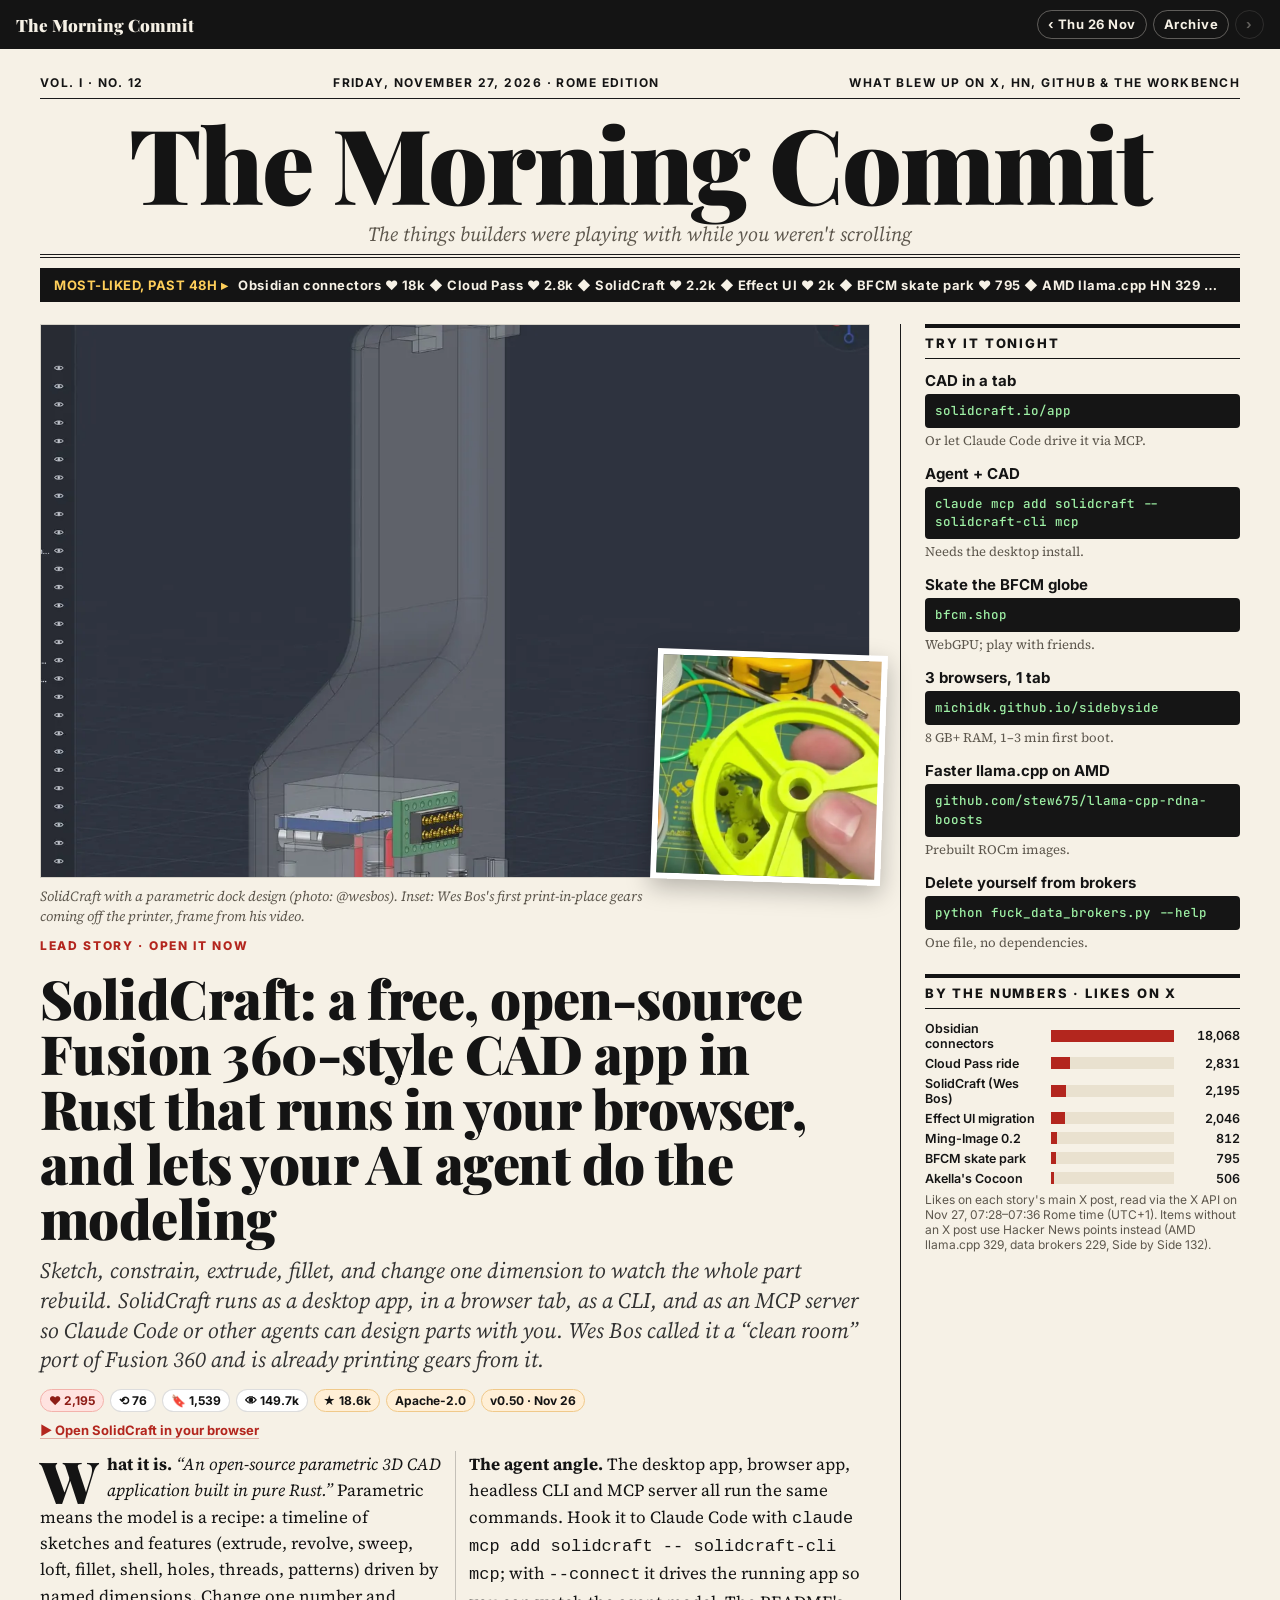
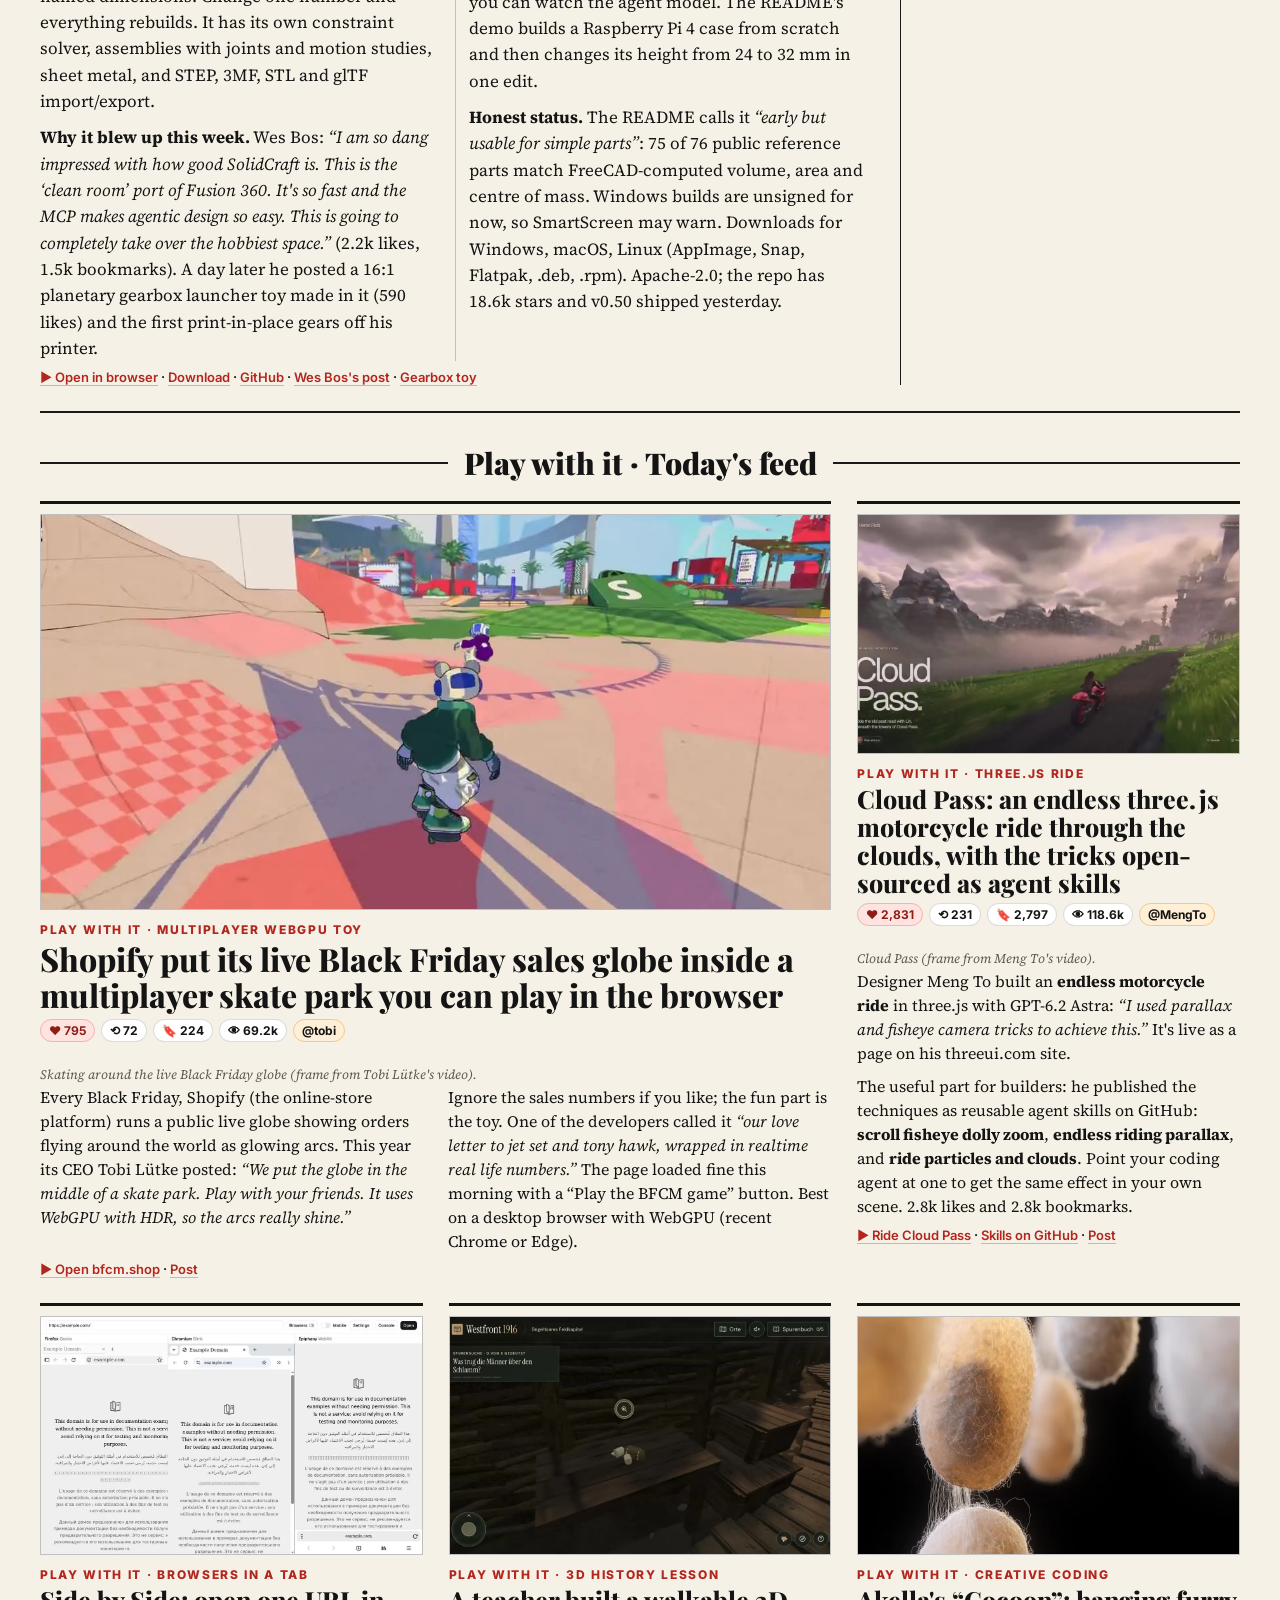
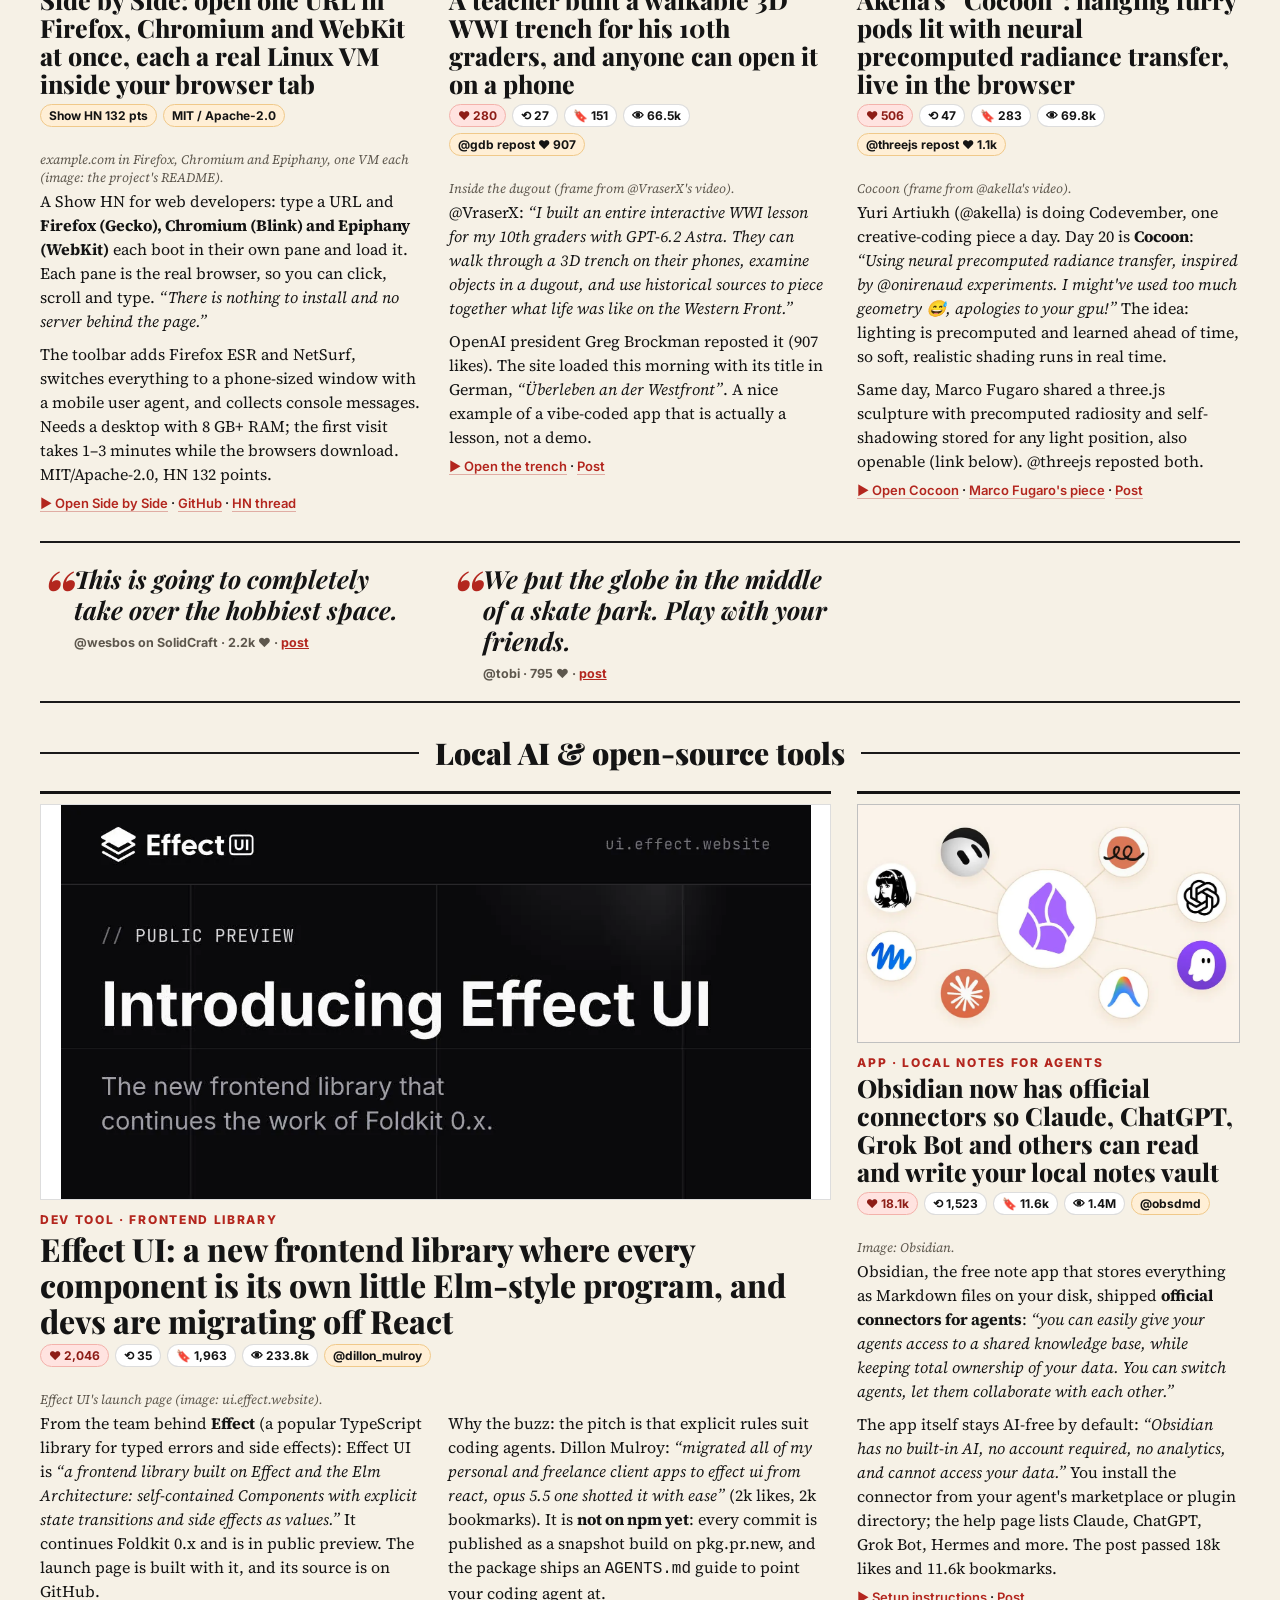
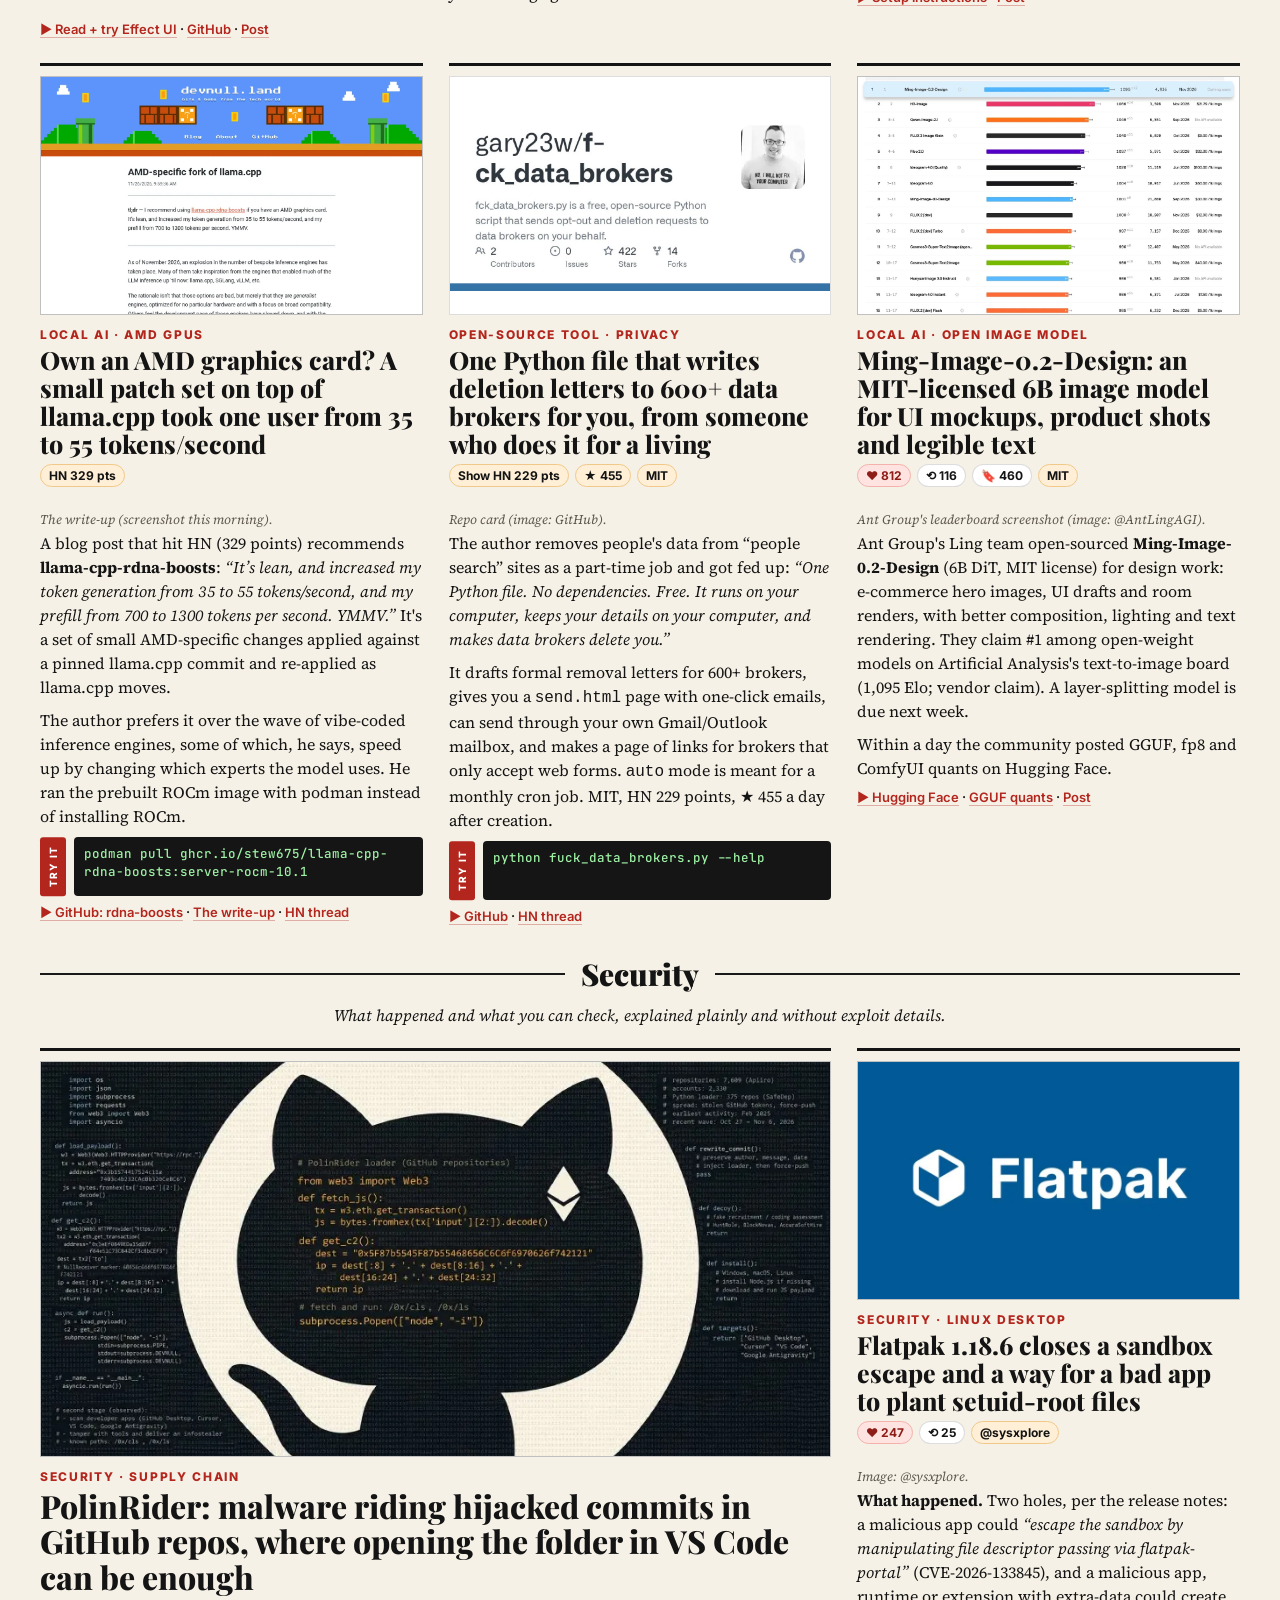
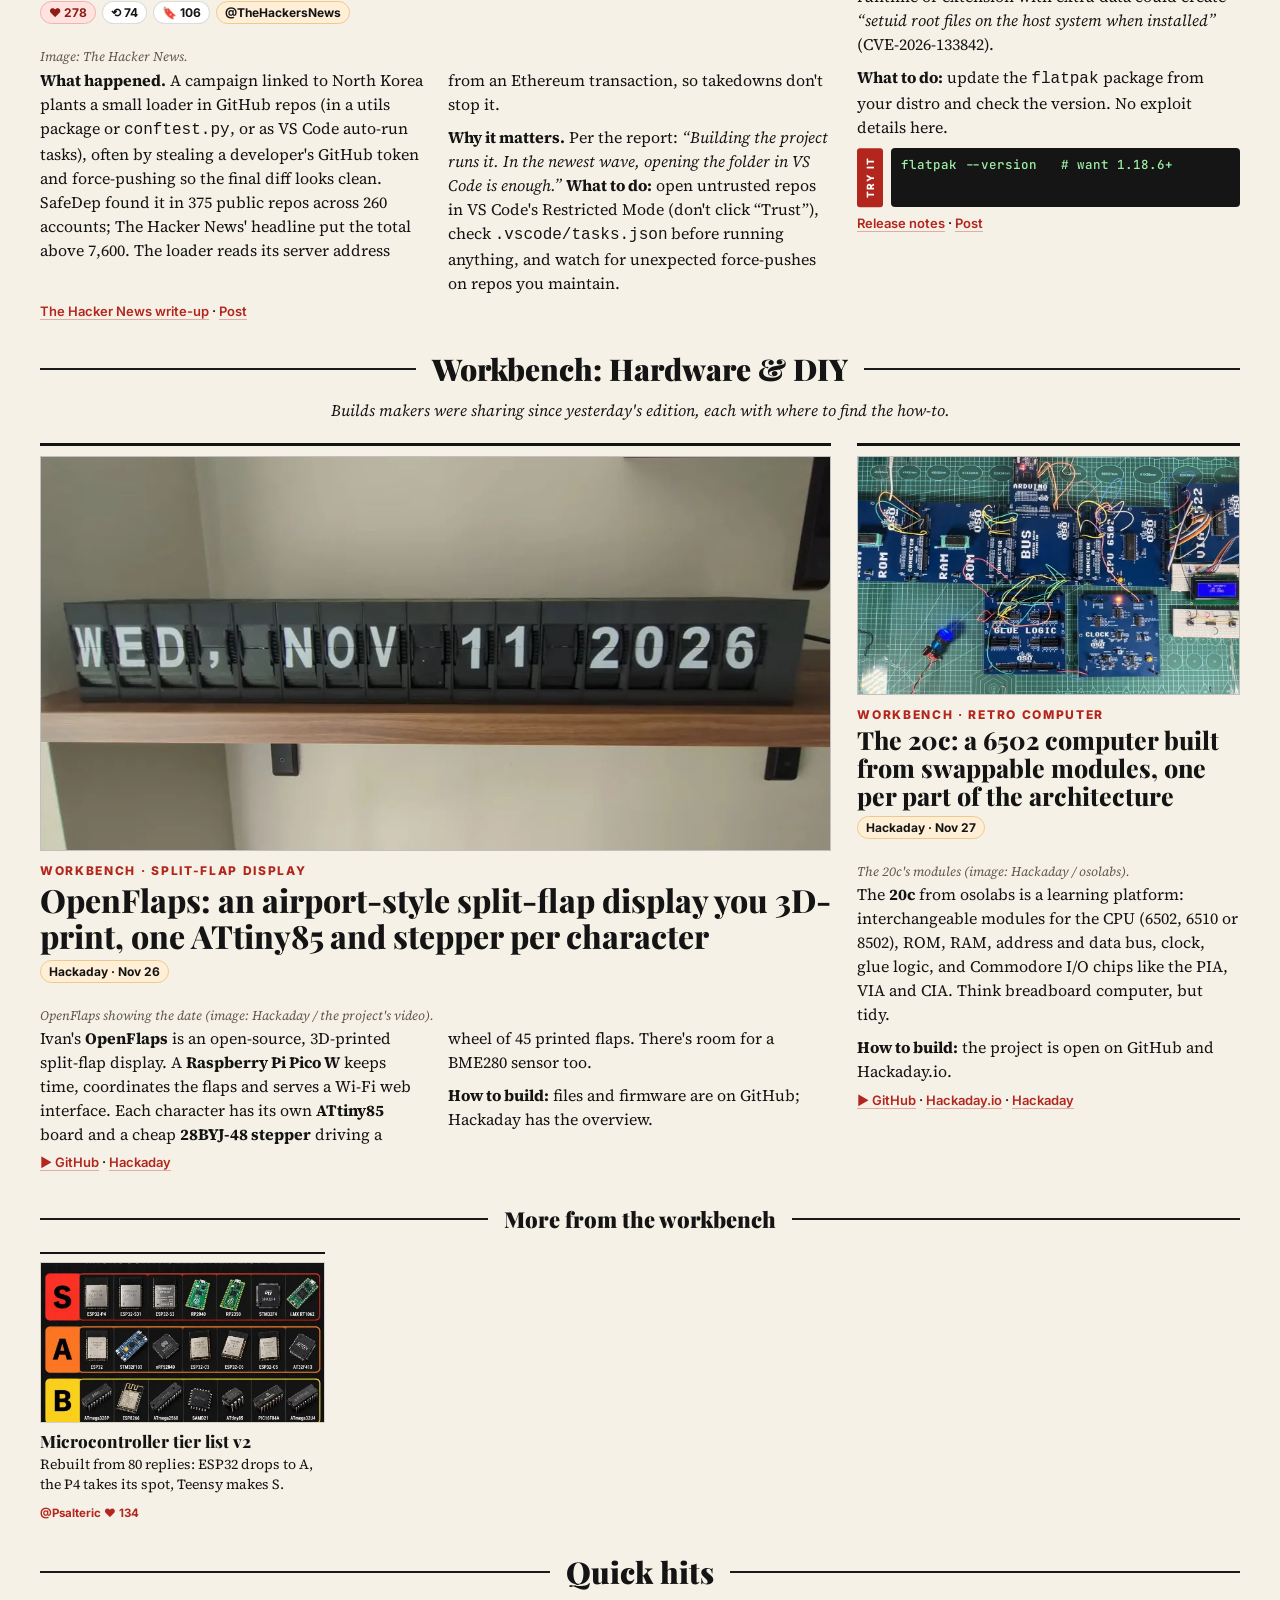
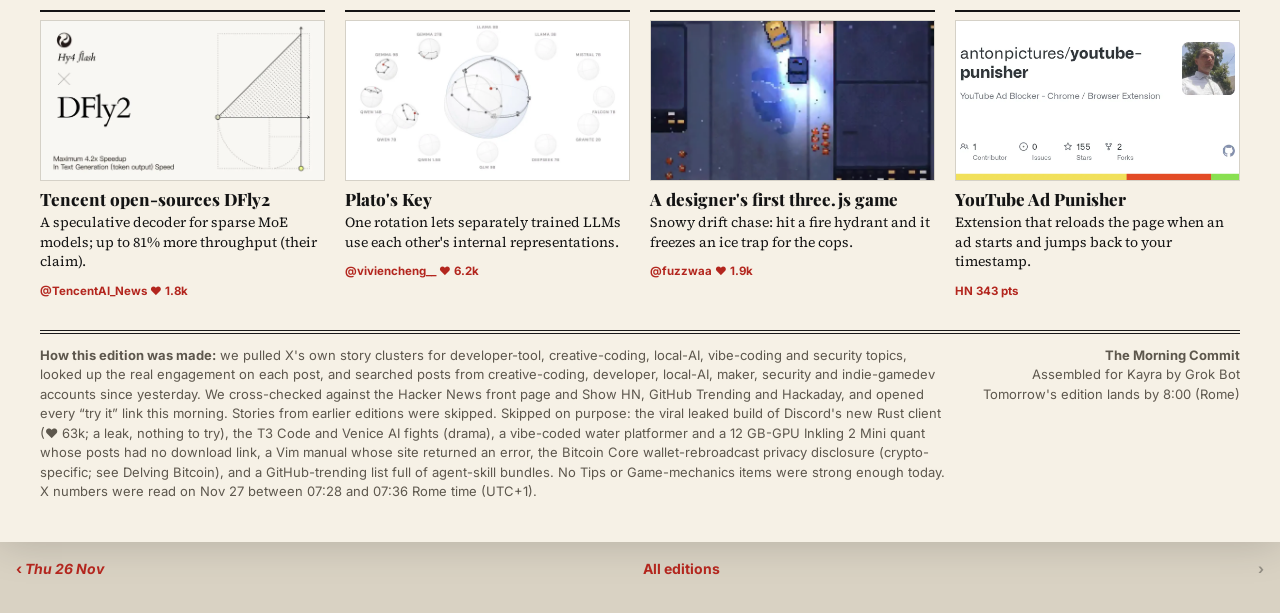
<file: index.html>
<!doctype html><html lang="en"><head><base href="editions/2026-11-27/"><meta charset="utf-8"><meta name="viewport" content="width=device-width,initial-scale=1,viewport-fit=cover">
<title>The Morning Commit, Friday, November 27, 2026</title>
<meta name="description" content="Sketch, constrain, extrude, fillet, and change one dimension to watch the whole part rebuild. SolidCraft runs as a desktop app, in a browser tab, as a CLI, and as an MCP server so Claude Code or other agents can design parts with you. Wes Bos called it a “clean room” port of Fusion 360 and is already printing gears from it.">
<meta name="mc:lead" content="SolidCraft: a free, open-source Fusion 360-style CAD app in Rust that runs in your browser, and lets your AI agent do the modeling">
<meta name="mc:deck" content="Sketch, constrain, extrude, fillet, and change one dimension to watch the whole part rebuild. SolidCraft runs as a desktop app, in a browser tab, as a CLI, and as an MCP server so Claude Code or other agents can design parts with you. Wes Bos called it a “clean room” port of Fusion 360 and is already printing gears from it.">
<meta name="mc:thumb" content="img/sc_hero.webp">
<link rel="preconnect" href="https://fonts.googleapis.com"><link rel="preconnect" href="https://fonts.gstatic.com" crossorigin><link href="https://fonts.googleapis.com/css2?family=Playfair+Display:ital,wght@0,700;0,900;1,700&family=Source+Serif+4:ital,opsz,wght@0,8..60,400;0,8..60,600;1,8..60,400&family=Inter:wght@500;700;800&family=JetBrains+Mono:wght@500&display=swap" rel="stylesheet">
<link rel="stylesheet" href="../../assets/style.css?v=1795761801">
<style>
.wb-intro{text-align:center;font-style:italic;margin:-8px auto 22px;max-width:640px}
.section.sub{font-size:22px;margin-top:34px}
#brokers .ph>img:first-child,#effect .ph>img:first-child{object-fit:contain;background:#fff}
.lead .hero .chart{width:26%}
</style>
<!--mc:head-->
<meta name="theme-color" content="#141414">
<meta name="color-scheme" content="light">
<link rel="manifest" href="../../manifest.webmanifest">
<link rel="icon" type="image/png" sizes="48x48" href="../../assets/icons/favicon-48.png">
<link rel="icon" type="image/png" sizes="192x192" href="../../assets/icons/icon-192.png">
<link rel="apple-touch-icon" href="../../assets/icons/apple-touch-icon.png">
<meta name="apple-mobile-web-app-capable" content="yes">
<meta name="mobile-web-app-capable" content="yes">
<meta name="apple-mobile-web-app-status-bar-style" content="black-translucent">
<meta name="apple-mobile-web-app-title" content="Morning Commit">
<meta property="og:title" content="The Morning Commit · Friday, November 27, 2026">
<meta property="og:description" content="SolidCraft: a free, open-source Fusion 360-style CAD app in Rust that runs in your browser, and lets your AI agent do the modeling">
<meta property="og:image" content="https://kayraucklnc.github.io/morning-commit/editions/2026-11-27/img/_thumb.webp">
<script>if(matchMedia("(max-width:760px)").matches)document.documentElement.classList.add("mc-phone");</script>
<script defer src="../../assets/app.js?v=1795761801"></script>
<!--/mc:head-->
<meta name="mc:built" content="1795761801">
</head>
<body><!--mc:nav--><nav class="mcnav"><div class="in"><a class="home" href="../../">The Morning Commit</a><div class="pn"><a href="../../editions/2026-11-26/" rel="prev" aria-label="Older edition">‹ <i class="lbl">Thu 26 Nov</i></a><a href="../../archive/">Archive</a><span>›</span></div></div></nav><!--/mc:nav--><div class="paper">
<div class="topline"><span>Vol. I · No. 12</span><span>Friday, November 27, 2026 · Rome edition</span><span>What blew up on X, HN, GitHub &amp; the workbench</span></div>
<header class="mast"><h1>The Morning Commit</h1><div class="tag">The things builders were playing with while you weren't scrolling</div></header>
<div class="ticker"><b>MOST-LIKED, PAST 48H ▸</b>Obsidian connectors ♥ 18k ◆ Cloud Pass ♥ 2.8k ◆ SolidCraft ♥ 2.2k ◆ Effect UI ♥ 2k ◆ BFCM skate park ♥ 795 ◆ AMD llama.cpp HN 329 ◆ Data brokers HN 229</div>
<nav class="liked" aria-label="Most-liked in the past 48 hours"><div class="liked-label">Most-liked, past 48h</div><div class="liked-track"><a class="chip" href="#obsidian"><img src="img/obsid_s.webp" alt=""><span class="chip-t">Obsidian x agents</span><span class="chip-n">♥ 18k</span></a><a class="chip" href="#cloud"><img src="img/cloud_40.webp" alt=""><span class="chip-t">Cloud Pass</span><span class="chip-n">♥ 2.8k</span></a><a class="chip" href="#solidcraft"><img src="img/sc_hero.webp" alt=""><span class="chip-t">SolidCraft</span><span class="chip-n">♥ 2.2k</span></a><a class="chip" href="#effect"><img src="img/effect_og.webp" alt=""><span class="chip-t">Effect UI</span><span class="chip-n">♥ 2k</span></a><a class="chip" href="#bfcm"><img src="img/bfcm_40.webp" alt=""><span class="chip-t">BFCM skate</span><span class="chip-n">♥ 795</span></a></div></nav>

<section class="lead" id="solidcraft">
 <div>
  <figure class="hero"><img class="main" src="img/sc_hero.webp" alt="SolidCraft's CAD window with a parametric dock design and its feature browser"><img class="chart" src="img/sc_gear.webp" alt="A 3D-printed gear held up at a workbench"><figcaption>SolidCraft with a parametric dock design (photo: @wesbos). Inset: Wes Bos's first print-in-place gears coming off the printer, frame from his video.</figcaption></figure>
  <div class="kicker">Lead story · Open it now</div>
  <h2>SolidCraft: a free, open-source Fusion 360-style CAD app in Rust that runs in your browser, and lets your AI agent do the modeling</h2>
  <p class="hook">Parametric CAD with no install and no subscription. Open it and sketch a part.</p>
  <p class="deck">Sketch, constrain, extrude, fillet, and change one dimension to watch the whole part rebuild. SolidCraft runs as a desktop app, in a browser tab, as a CLI, and as an MCP server so Claude Code or other agents can design parts with you. Wes Bos called it a “clean room” port of Fusion 360 and is already printing gears from it.</p>
  <div class="badges"><span class="b like">♥ 2,195</span><span class="b rt">⟲ 76</span><span class="b sv">🔖 1,539</span><span class="b vw">👁 149.7k</span><span class="b ex">★ 18.6k</span><span class="b ex">Apache-2.0</span><span class="b ex">v0.50 · Nov 26</span></div>
  <p class="links" style="margin-top:10px"><a href="https://solidcraft.io/app"><b>▶ Open SolidCraft in your browser</b></a></p>
  <details class="more lead-more">
  <summary>Read the story</summary>
  <div class="cols">
   <p><b>What it is.</b> <i>“An open-source parametric 3D CAD application built in pure Rust.”</i> Parametric means the model is a recipe: a timeline of sketches and features (extrude, revolve, sweep, loft, fillet, shell, holes, threads, patterns) driven by named dimensions. Change one number and everything rebuilds. It has its own constraint solver, assemblies with joints and motion studies, sheet metal, and STEP, 3MF, STL and glTF import/export.</p>
   <p><b>Why it blew up this week.</b> Wes Bos: <i>“I am so dang impressed with how good SolidCraft is. This is the ‘clean room’ port of Fusion 360. It's so fast and the MCP makes agentic design so easy. This is going to completely take over the hobbiest space.”</i> (2.2k likes, 1.5k bookmarks). A day later he posted a 16:1 planetary gearbox launcher toy made in it (590 likes) and the first print-in-place gears off his printer.</p>
   <p><b>The agent angle.</b> The desktop app, browser app, headless CLI and MCP server all run the same commands. Hook it to Claude Code with <code>claude mcp add solidcraft -- solidcraft-cli mcp</code>; with <code>--connect</code> it drives the running app so you can watch the agent model. The README's demo builds a Raspberry Pi 4 case from scratch and then changes its height from 24 to 32 mm in one edit.</p>
   <p><b>Honest status.</b> The README calls it <i>“early but usable for simple parts”</i>: 75 of 76 public reference parts match FreeCAD-computed volume, area and centre of mass. Windows builds are unsigned for now, so SmartScreen may warn. Downloads for Windows, macOS, Linux (AppImage, Snap, Flatpak, .deb, .rpm). Apache-2.0; the repo has 18.6k stars and v0.50 shipped yesterday.</p>
  </div>
  <div class="links"><a href="https://solidcraft.io/app">▶ Open in browser</a> · <a href="https://solidcraft.io/download">Download</a> · <a href="https://github.com/tangency-labs/solidcraft">GitHub</a> · <a href="https://x.com/wesbos/status/2125755274694639698">Wes Bos&#x27;s post</a> · <a href="https://x.com/wesbos/status/2126016640957423647">Gearbox toy</a></div>
  </details>
 </div>
 <aside class="side">
  <details class="more side-more">
  <summary>Try it tonight</summary>
  <div class="boxh">Try it tonight</div>
  <div class="try"><ul>
   <li><b>CAD in a tab</b><code>solidcraft.io/app</code><small>Or let Claude Code drive it via MCP.</small></li>
   <li><b>Agent + CAD</b><code>claude mcp add solidcraft -- solidcraft-cli mcp</code><small>Needs the desktop install.</small></li>
   <li><b>Skate the BFCM globe</b><code>bfcm.shop</code><small>WebGPU; play with friends.</small></li>
   <li><b>3 browsers, 1 tab</b><code>michidk.github.io/sidebyside</code><small>8 GB+ RAM, 1–3 min first boot.</small></li>
   <li><b>Faster llama.cpp on AMD</b><code>github.com/stew675/llama-cpp-rdna-boosts</code><small>Prebuilt ROCm images.</small></li>
   <li><b>Delete yourself from brokers</b><code>python fuck_data_brokers.py --help</code><small>One file, no dependencies.</small></li>
  </ul></div>
  <div class="numbers"><div class="boxh">By the numbers · likes on X</div><div class="bar"><span class="bl">Obsidian connectors</span><span class="bt"><i style="width:100.0%"></i></span><span class="bn">18,068</span></div><div class="bar"><span class="bl">Cloud Pass ride</span><span class="bt"><i style="width:15.7%"></i></span><span class="bn">2,831</span></div><div class="bar"><span class="bl">SolidCraft (Wes Bos)</span><span class="bt"><i style="width:12.1%"></i></span><span class="bn">2,195</span></div><div class="bar"><span class="bl">Effect UI migration</span><span class="bt"><i style="width:11.3%"></i></span><span class="bn">2,046</span></div><div class="bar"><span class="bl">Ming-Image 0.2</span><span class="bt"><i style="width:4.5%"></i></span><span class="bn">812</span></div><div class="bar"><span class="bl">BFCM skate park</span><span class="bt"><i style="width:4.4%"></i></span><span class="bn">795</span></div><div class="bar"><span class="bl">Akella&#x27;s Cocoon</span><span class="bt"><i style="width:2.8%"></i></span><span class="bn">506</span></div><div class="src">Likes on each story's main X post, read via the X API on Nov 27, 07:28–07:36 Rome time (UTC+1). Items without an X post use Hacker News points instead (AMD llama.cpp 329, data brokers 229, Side by Side 132).</div></div>
  </details>
 </aside>
</section>

<div class="section">Play with it · Today's feed</div>
<div class="grid">
<article class="card wide" id="bfcm"><figure><div class="ph"><img src="img/bfcm_40.webp" alt=""></div></figure><div class="kicker">Play with it · multiplayer WebGPU toy</div><h3>Shopify put its live Black Friday sales globe inside a multiplayer skate park you can play in the browser</h3><p class="hook">Skate around a WebGPU globe of live shopping data with friends. All weekend.</p><div class="badges"><span class="b like">♥ 795</span><span class="b rt">⟲ 72</span><span class="b sv">🔖 224</span><span class="b vw">👁 69.2k</span><span class="b ex">@tobi</span></div><details class="more"><summary>Read the story</summary><figcaption>Skating around the live Black Friday globe (frame from Tobi Lütke&#x27;s video).</figcaption><div class="txt"><p>Every Black Friday, Shopify (the online-store platform) runs a public live globe showing orders flying around the world as glowing arcs. This year its CEO Tobi Lütke posted: <i>“We put the globe in the middle of a skate park. Play with your friends. It uses WebGPU with HDR, so the arcs really shine.”</i></p><p>Ignore the sales numbers if you like; the fun part is the toy. One of the developers called it <i>“our love letter to jet set and tony hawk, wrapped in realtime real life numbers.”</i> The page loaded fine this morning with a “Play the BFCM game” button. Best on a desktop browser with WebGPU (recent Chrome or Edge).</p></div><div class="links"><a href="https://bfcm.shop/">▶ Open bfcm.shop</a> · <a href="https://x.com/tobi/status/2126118398203727896">Post</a></div></details></article><article class="card" id="cloud"><figure><div class="ph"><img src="img/cloud_40.webp" alt=""></div></figure><div class="kicker">Play with it · three.js ride</div><h3>Cloud Pass: an endless three.js motorcycle ride through the clouds, with the tricks open-sourced as agent skills</h3><p class="hook">Scroll and ride forever. The fisheye and parallax tricks are on GitHub.</p><div class="badges"><span class="b like">♥ 2,831</span><span class="b rt">⟲ 231</span><span class="b sv">🔖 2,797</span><span class="b vw">👁 118.6k</span><span class="b ex">@MengTo</span></div><details class="more"><summary>Read the story</summary><figcaption>Cloud Pass (frame from Meng To&#x27;s video).</figcaption><div class="txt"><p>Designer Meng To built an <b>endless motorcycle ride</b> in three.js with GPT-6.2 Astra: <i>“I used parallax and fisheye camera tricks to achieve this.”</i> It's live as a page on his threeui.com site.</p><p>The useful part for builders: he published the techniques as reusable agent skills on GitHub: <b>scroll fisheye dolly zoom</b>, <b>endless riding parallax</b>, and <b>ride particles and clouds</b>. Point your coding agent at one to get the same effect in your own scene. 2.8k likes and 2.8k bookmarks.</p></div><div class="links"><a href="https://threeui.com/cloud-pass">▶ Ride Cloud Pass</a> · <a href="https://github.com/MengTo/Skills/tree/main/agent-skills/3d/endless-riding-parallax">Skills on GitHub</a> · <a href="https://x.com/MengTo/status/2125995984400654658">Post</a></div></details></article><article class="card" id="sbs"><figure><div class="ph"><img src="img/sbs.webp" alt=""></div></figure><div class="kicker">Play with it · browsers in a tab</div><h3>Side by Side: open one URL in Firefox, Chromium and WebKit at once, each a real Linux VM inside your browser tab</h3><p class="hook">Three real browser engines, three VMs, one tab. Nothing to install.</p><div class="badges"><span class="b ex">Show HN 132 pts</span><span class="b ex">MIT / Apache-2.0</span></div><details class="more"><summary>Read the story</summary><figcaption>example.com in Firefox, Chromium and Epiphany, one VM each (image: the project&#x27;s README).</figcaption><div class="txt"><p>A Show HN for web developers: type a URL and <b>Firefox (Gecko), Chromium (Blink) and Epiphany (WebKit)</b> each boot in their own pane and load it. Each pane is the real browser, so you can click, scroll and type. <i>“There is nothing to install and no server behind the page.”</i></p><p>The toolbar adds Firefox ESR and NetSurf, switches everything to a phone-sized window with a mobile user agent, and collects console messages. Needs a desktop with 8 GB+ RAM; the first visit takes 1–3 minutes while the browsers download. MIT/Apache-2.0, HN 132 points.</p></div><div class="links"><a href="https://michidk.github.io/sidebyside/">▶ Open Side by Side</a> · <a href="https://github.com/michidk/sidebyside">GitHub</a> · <a href="https://news.ycombinator.com/item?id=50656036">HN thread</a></div></details></article><article class="card" id="ww1"><figure><div class="ph"><img src="img/ww1_40.webp" alt=""></div></figure><div class="kicker">Play with it · 3D history lesson</div><h3>A teacher built a walkable 3D WWI trench for his 10th graders, and anyone can open it on a phone</h3><p class="hook">Walk a 1916 trench, inspect a dugout, piece together life on the Western Front.</p><div class="badges"><span class="b like">♥ 280</span><span class="b rt">⟲ 27</span><span class="b sv">🔖 151</span><span class="b vw">👁 66.5k</span><span class="b ex">@gdb repost ♥ 907</span></div><details class="more"><summary>Read the story</summary><figcaption>Inside the dugout (frame from @VraserX&#x27;s video).</figcaption><div class="txt"><p>@VraserX: <i>“I built an entire interactive WWI lesson for my 10th graders with GPT-6.2 Astra. They can walk through a 3D trench on their phones, examine objects in a dugout, and use historical sources to piece together what life was like on the Western Front.”</i></p><p>OpenAI president Greg Brockman reposted it (907 likes). The site loaded this morning with its title in German, <i>“Überleben an der Westfront”</i>. A nice example of a vibe-coded app that is actually a lesson, not a demo.</p></div><div class="links"><a href="https://westfront-1916.vraserx.chatgpt.site/">▶ Open the trench</a> · <a href="https://x.com/VraserX/status/2125881278037938439">Post</a></div></details></article><article class="card" id="cocoon"><figure><div class="ph"><img src="img/cocoon_c.webp" alt=""></div></figure><div class="kicker">Play with it · creative coding</div><h3>Akella&#x27;s “Cocoon”: hanging furry pods lit with neural precomputed radiance transfer, live in the browser</h3><p class="hook">Codevember day 20. Fair warning from the author: heavy on your GPU.</p><div class="badges"><span class="b like">♥ 506</span><span class="b rt">⟲ 47</span><span class="b sv">🔖 283</span><span class="b vw">👁 69.8k</span><span class="b ex">@threejs repost ♥ 1.1k</span></div><details class="more"><summary>Read the story</summary><figcaption>Cocoon (frame from @akella&#x27;s video).</figcaption><div class="txt"><p>Yuri Artiukh (@akella) is doing Codevember, one creative-coding piece a day. Day 20 is <b>Cocoon</b>: <i>“Using neural precomputed radiance transfer, inspired by @onirenaud experiments. I might've used too much geometry 😅, apologies to your gpu!”</i> The idea: lighting is precomputed and learned ahead of time, so soft, realistic shading runs in real time.</p><p>Same day, Marco Fugaro shared a three.js sculpture with precomputed radiosity and self-shadowing stored for any light position, also openable (link below). @threejs reposted both.</p></div><div class="links"><a href="https://akella.github.io/codevember-2026/20/">▶ Open Cocoon</a> · <a href="https://marcofugaro.github.io/three-advanced-techniques/examples/discobulus-reaction-diffusion">Marco Fugaro&#x27;s piece</a> · <a href="https://x.com/akella/status/2125917117526540700">Post</a></div></details></article>
</div>

<details class="more quotes-more">
 <summary>Quotes from today</summary>
<div class="pull">
 <blockquote>This is going to completely take over the hobbiest space.<cite>@wesbos on SolidCraft · 2.2k ♥ · <a href="https://x.com/wesbos/status/2125755274694639698">post</a></cite></blockquote>
 <blockquote>We put the globe in the middle of a skate park. Play with your friends.<cite>@tobi · 795 ♥ · <a href="https://x.com/tobi/status/2126118398203727896">post</a></cite></blockquote>
</div>
</details>

<div class="section">Local AI &amp; open-source tools</div>
<div class="grid">
<article class="card wide" id="effect"><figure><div class="ph"><img src="img/effect_og.webp" alt=""></div></figure><div class="kicker">Dev tool · frontend library</div><h3>Effect UI: a new frontend library where every component is its own little Elm-style program, and devs are migrating off React</h3><p class="hook">Explicit state, side effects as values. People are porting React apps in one shot.</p><div class="badges"><span class="b like">♥ 2,046</span><span class="b rt">⟲ 35</span><span class="b sv">🔖 1,963</span><span class="b vw">👁 233.8k</span><span class="b ex">@dillon_mulroy</span></div><details class="more"><summary>Read the story</summary><figcaption>Effect UI&#x27;s launch page (image: ui.effect.website).</figcaption><div class="txt"><p>From the team behind <b>Effect</b> (a popular TypeScript library for typed errors and side effects): Effect UI is <i>“a frontend library built on Effect and the Elm Architecture: self-contained Components with explicit state transitions and side effects as values.”</i> It continues Foldkit 0.x and is in public preview. The launch page is built with it, and its source is on GitHub.</p><p>Why the buzz: the pitch is that explicit rules suit coding agents. Dillon Mulroy: <i>“migrated all of my personal and freelance client apps to effect ui from react, opus 5.5 one shotted it with ease”</i> (2k likes, 2k bookmarks). It is <b>not on npm yet</b>: every commit is published as a snapshot build on pkg.pr.new, and the package ships an <code>AGENTS.md</code> guide to point your coding agent at.</p></div><div class="links"><a href="https://ui.effect.website/">▶ Read + try Effect UI</a> · <a href="https://github.com/Effect-TS/ui">GitHub</a> · <a href="https://x.com/dillon_mulroy/status/2125993366089273373">Post</a></div></details></article><article class="card" id="obsidian"><figure><div class="ph"><img src="img/obsid_s.webp" alt=""></div></figure><div class="kicker">App · local notes for agents</div><h3>Obsidian now has official connectors so Claude, ChatGPT, Grok Bot and others can read and write your local notes vault</h3><p class="hook">One local knowledge base, any agent. Still no built-in AI, account or analytics.</p><div class="badges"><span class="b like">♥ 18.1k</span><span class="b rt">⟲ 1,523</span><span class="b sv">🔖 11.6k</span><span class="b vw">👁 1.4M</span><span class="b ex">@obsdmd</span></div><details class="more"><summary>Read the story</summary><figcaption>Image: Obsidian.</figcaption><div class="txt"><p>Obsidian, the free note app that stores everything as Markdown files on your disk, shipped <b>official connectors for agents</b>: <i>“you can easily give your agents access to a shared knowledge base, while keeping total ownership of your data. You can switch agents, let them collaborate with each other.”</i></p><p>The app itself stays AI-free by default: <i>“Obsidian has no built-in AI, no account required, no analytics, and cannot access your data.”</i> You install the connector from your agent's marketplace or plugin directory; the help page lists Claude, ChatGPT, Grok Bot, Hermes and more. The post passed 18k likes and 11.6k bookmarks.</p></div><div class="links"><a href="https://obsidian.md/help/agents">▶ Setup instructions</a> · <a href="https://x.com/obsdmd/status/2125700941156651151">Post</a></div></details></article><article class="card" id="amd"><figure><div class="ph"><img src="img/amd.webp" alt=""></div></figure><div class="kicker">Local AI · AMD GPUs</div><h3>Own an AMD graphics card? A small patch set on top of llama.cpp took one user from 35 to 55 tokens/second</h3><p class="hook">llama-cpp-rdna-boosts: minimal AMD patches re-applied to stock llama.cpp.</p><div class="badges"><span class="b ex">HN 329 pts</span></div><details class="more"><summary>Read the story</summary><figcaption>The write-up (screenshot this morning).</figcaption><div class="txt"><p>A blog post that hit HN (329 points) recommends <b>llama-cpp-rdna-boosts</b>: <i>“It’s lean, and increased my token generation from 35 to 55 tokens/second, and my prefill from 700 to 1300 tokens per second. YMMV.”</i> It's a set of small AMD-specific changes applied against a pinned llama.cpp commit and re-applied as llama.cpp moves.</p><p>The author prefers it over the wave of vibe-coded inference engines, some of which, he says, speed up by changing which experts the model uses. He ran the prebuilt ROCm image with podman instead of installing ROCm.</p></div><div class="tryit"><span>TRY IT</span><code>podman pull ghcr.io/stew675/llama-cpp-rdna-boosts:server-rocm-10.1</code></div><div class="links"><a href="https://github.com/stew675/llama-cpp-rdna-boosts">▶ GitHub: rdna-boosts</a> · <a href="https://devnull.land/amd-specific-llama-cpp">The write-up</a> · <a href="https://news.ycombinator.com/item?id=50657265">HN thread</a></div></details></article><article class="card" id="brokers"><figure><div class="ph"><img src="img/brokers_og.webp" alt=""></div></figure><div class="kicker">Open-source tool · privacy</div><h3>One Python file that writes deletion letters to 600+ data brokers for you, from someone who does it for a living</h3><p class="hook">No dependencies, runs locally, then follows up every month.</p><div class="badges"><span class="b ex">Show HN 229 pts</span><span class="b ex">★ 455</span><span class="b ex">MIT</span></div><details class="more"><summary>Read the story</summary><figcaption>Repo card (image: GitHub).</figcaption><div class="txt"><p>The author removes people's data from “people search” sites as a part-time job and got fed up: <i>“One Python file. No dependencies. Free. It runs on your computer, keeps your details on your computer, and makes data brokers delete you.”</i></p><p>It drafts formal removal letters for 600+ brokers, gives you a <code>send.html</code> page with one-click emails, can send through your own Gmail/Outlook mailbox, and makes a page of links for brokers that only accept web forms. <code>auto</code> mode is meant for a monthly cron job. MIT, HN 229 points, ★ 455 a day after creation.</p></div><div class="tryit"><span>TRY IT</span><code>python fuck_data_brokers.py --help</code></div><div class="links"><a href="https://github.com/gary23w/f-ck_data_brokers">▶ GitHub</a> · <a href="https://news.ycombinator.com/item?id=50658191">HN thread</a></div></details></article><article class="card" id="ming"><figure><div class="ph"><img src="img/ming.webp" alt=""></div></figure><div class="kicker">Local AI · open image model</div><h3>Ming-Image-0.2-Design: an MIT-licensed 6B image model for UI mockups, product shots and legible text</h3><p class="hook">Open weights, tops open models on one text-to-image board. GGUF quants already out.</p><div class="badges"><span class="b like">♥ 812</span><span class="b rt">⟲ 116</span><span class="b sv">🔖 460</span><span class="b ex">MIT</span></div><details class="more"><summary>Read the story</summary><figcaption>Ant Group&#x27;s leaderboard screenshot (image: @AntLingAGI).</figcaption><div class="txt"><p>Ant Group's Ling team open-sourced <b>Ming-Image-0.2-Design</b> (6B DiT, MIT license) for design work: e-commerce hero images, UI drafts and room renders, with better composition, lighting and text rendering. They claim #1 among open-weight models on Artificial Analysis's text-to-image board (1,095 Elo; vendor claim). A layer-splitting model is due next week.</p><p>Within a day the community posted GGUF, fp8 and ComfyUI quants on Hugging Face.</p></div><div class="links"><a href="https://huggingface.co/inclusionAI/Ming-Image-0.2-Design">▶ Hugging Face</a> · <a href="https://huggingface.co/Abiray/Ming-Image-0.2-Design-GGUF">GGUF quants</a> · <a href="https://x.com/AntLingAGI/status/2125916926048358827">Post</a></div></details></article>
</div>

<div class="section" id="security">Security</div>
<p class="wb-intro">What happened and what you can check, explained plainly and without exploit details.</p>
<div class="grid"><article class="card wide" id="polin"><figure><div class="ph"><img src="img/polin.webp" alt=""></div></figure><div class="kicker">Security · supply chain</div><h3>PolinRider: malware riding hijacked commits in GitHub repos, where opening the folder in VS Code can be enough</h3><p class="hook">Cloning an unfamiliar repo? Don&#x27;t trust the workspace until you&#x27;ve looked.</p><div class="badges"><span class="b like">♥ 278</span><span class="b rt">⟲ 74</span><span class="b sv">🔖 106</span><span class="b ex">@TheHackersNews</span></div><details class="more"><summary>Read the story</summary><figcaption>Image: The Hacker News.</figcaption><div class="txt"><p><b>What happened.</b> A campaign linked to North Korea plants a small loader in GitHub repos (in a utils package or <code>conftest.py</code>, or as VS Code auto-run tasks), often by stealing a developer's GitHub token and force-pushing so the final diff looks clean. SafeDep found it in 375 public repos across 260 accounts; The Hacker News' headline put the total above 7,600. The loader reads its server address from an Ethereum transaction, so takedowns don't stop it.</p><p><b>Why it matters.</b> Per the report: <i>“Building the project runs it. In the newest wave, opening the folder in VS Code is enough.”</i> <b>What to do:</b> open untrusted repos in VS Code's Restricted Mode (don't click “Trust”), check <code>.vscode/tasks.json</code> before running anything, and watch for unexpected force-pushes on repos you maintain.</p></div><div class="links"><a href="https://thehackernews.com/2026/11/north-korea-linked-polinrider-poisons.html">The Hacker News write-up</a> · <a href="https://x.com/TheHackersNews/status/2125971810642743361">Post</a></div></details></article><article class="card" id="flatpak"><figure><div class="ph"><img src="img/flatpak.webp" alt=""></div></figure><div class="kicker">Security · Linux desktop</div><h3>Flatpak 1.18.6 closes a sandbox escape and a way for a bad app to plant setuid-root files</h3><p class="hook">Using Flatpak apps on Linux? Update Flatpak itself to 1.18.6.</p><div class="badges"><span class="b like">♥ 247</span><span class="b rt">⟲ 25</span><span class="b ex">@sysxplore</span></div><details class="more"><summary>Read the story</summary><figcaption>Image: @sysxplore.</figcaption><div class="txt"><p><b>What happened.</b> Two holes, per the release notes: a malicious app could <i>“escape the sandbox by manipulating file descriptor passing via flatpak-portal”</i> (CVE-2026-133845), and a malicious app, runtime or extension with extra-data could create <i>“setuid root files on the host system when installed”</i> (CVE-2026-133842).</p><p><b>What to do:</b> update the <code>flatpak</code> package from your distro and check the version. No exploit details here.</p></div><div class="tryit"><span>TRY IT</span><code>flatpak --version   # want 1.18.6+</code></div><div class="links"><a href="https://github.com/flatpak/flatpak/releases/tag/1.18.6">Release notes</a> · <a href="https://x.com/sysxplore/status/2125838676772995362">Post</a></div></details></article></div>


<div class="section" id="workbench">Workbench: Hardware &amp; DIY</div>
<p class="wb-intro">Builds makers were sharing since yesterday's edition, each with where to find the how-to.</p>
<div class="grid"><article class="card wide" id="flaps"><figure><div class="ph"><img src="img/split.webp" alt=""></div></figure><div class="kicker">Workbench · split-flap display</div><h3>OpenFlaps: an airport-style split-flap display you 3D-print, one ATtiny85 and stepper per character</h3><p class="hook">Pico W runs the web UI; each flap wheel has 45 printed flaps.</p><div class="badges"><span class="b ex">Hackaday · Nov 26</span></div><details class="more"><summary>Read the story</summary><figcaption>OpenFlaps showing the date (image: Hackaday / the project&#x27;s video).</figcaption><div class="txt"><p>Ivan's <b>OpenFlaps</b> is an open-source, 3D-printed split-flap display. A <b>Raspberry Pi Pico W</b> keeps time, coordinates the flaps and serves a Wi-Fi web interface. Each character has its own <b>ATtiny85</b> board and a cheap <b>28BYJ-48 stepper</b> driving a wheel of 45 printed flaps. There's room for a BME280 sensor too.</p><p><b>How to build:</b> files and firmware are on GitHub; Hackaday has the overview.</p></div><div class="links"><a href="https://github.com/ivan-marchand/openflaps">▶ GitHub</a> · <a href="https://hackaday.com/2026/11/26/another-split-flap-display-you-can-print-yourself/">Hackaday</a></div></details></article><article class="card" id="c20"><figure><div class="ph"><img src="img/m6502.webp" alt=""></div></figure><div class="kicker">Workbench · retro computer</div><h3>The 20c: a 6502 computer built from swappable modules, one per part of the architecture</h3><p class="hook">Swap the CPU, ROM, RAM, clock and I/O chips to learn how a computer works.</p><div class="badges"><span class="b ex">Hackaday · Nov 27</span></div><details class="more"><summary>Read the story</summary><figcaption>The 20c&#x27;s modules (image: Hackaday / osolabs).</figcaption><div class="txt"><p>The <b>20c</b> from osolabs is a learning platform: interchangeable modules for the CPU (6502, 6510 or 8502), ROM, RAM, address and data bus, clock, glue logic, and Commodore I/O chips like the PIA, VIA and CIA. Think breadboard computer, but tidy.</p><p><b>How to build:</b> the project is open on GitHub and Hackaday.io.</p></div><div class="links"><a href="https://github.com/osolabstech/The20c">▶ GitHub</a> · <a href="https://hackaday.io/project/207107-the-20c">Hackaday.io</a> · <a href="https://hackaday.com/2026/11/26/a-modular-6502-computer/">Hackaday</a></div></details></article></div>
<div class="section sub">More from the workbench</div>
<div class="qgrid"><a class="qh" href="https://x.com/Psalteric/status/2126003828168269873"><img src="img/tier_c.webp" alt=""><div><b>Microcontroller tier list v2</b><p>Rebuilt from 80 replies: ESP32 drops to A, the P4 takes its spot, Teensy makes S.</p><span>@Psalteric ♥ 134</span></div></a></div>
<div class="section">Quick hits</div><div class="qgrid"><a class="qh" href="https://github.com/Tencent/AngelSpec"><img src="img/dfly_c.webp" alt=""><div><b>Tencent open-sources DFly2</b><p>A speculative decoder for sparse MoE models; up to 81% more throughput (their claim).</p><span>@TencentAI_News ♥ 1.8k</span></div></a><a class="qh" href="https://hazyresearch.stanford.edu/blog/2026-11-25-platos-key"><img src="img/plato_40.webp" alt=""><div><b>Plato&#x27;s Key</b><p>One rotation lets separately trained LLMs use each other&#x27;s internal representations.</p><span>@viviencheng__ ♥ 6.2k</span></div></a><a class="qh" href="https://x.com/fuzzwaa/status/2125844722510160135"><img src="img/drift_c.webp" alt=""><div><b>A designer&#x27;s first three.js game</b><p>Snowy drift chase: hit a fire hydrant and it freezes an ice trap for the cops.</p><span>@fuzzwaa ♥ 1.9k</span></div></a><a class="qh" href="https://github.com/antonpictures/youtube-punisher"><img src="img/punisher.webp" alt=""><div><b>YouTube Ad Punisher</b><p>Extension that reloads the page when an ad starts and jumps back to your timestamp.</p><span>HN 343 pts</span></div></a></div>

<footer><div><b>How this edition was made:</b> we pulled X's own story clusters for developer-tool, creative-coding, local-AI, vibe-coding and security topics, looked up the real engagement on each post, and searched posts from creative-coding, developer, local-AI, maker, security and indie-gamedev accounts since yesterday. We cross-checked against the Hacker News front page and Show HN, GitHub Trending and Hackaday, and opened every “try it” link this morning. Stories from earlier editions were skipped. Skipped on purpose: the viral leaked build of Discord's new Rust client (♥ 63k; a leak, nothing to try), the T3 Code and Venice AI fights (drama), a vibe-coded water platformer and a 12 GB-GPU Inkling 2 Mini quant whose posts had no download link, a Vim manual whose site returned an error, the Bitcoin Core wallet-rebroadcast privacy disclosure (crypto-specific; see Delving Bitcoin), and a GitHub-trending list full of agent-skill bundles. No Tips or Game-mechanics items were strong enough today. X numbers were read on Nov 27 between 07:28 and 07:36 Rome time (UTC+1).</div><div style="min-width:260px;text-align:right"><b>The Morning Commit</b><br>Assembled for Kayra by Grok Bot<br>Tomorrow's edition lands by 8:00 (Rome)</div></footer>
</div><!--mc:foot--><div class="mcfoot"><a href="../../editions/2026-11-26/" data-r="prev" aria-label="Older edition">‹ <i class="lbl">Thu 26 Nov</i></a><a href="../../archive/">All editions</a><span>›</span></div><!--/mc:foot--></body></html>
</file>
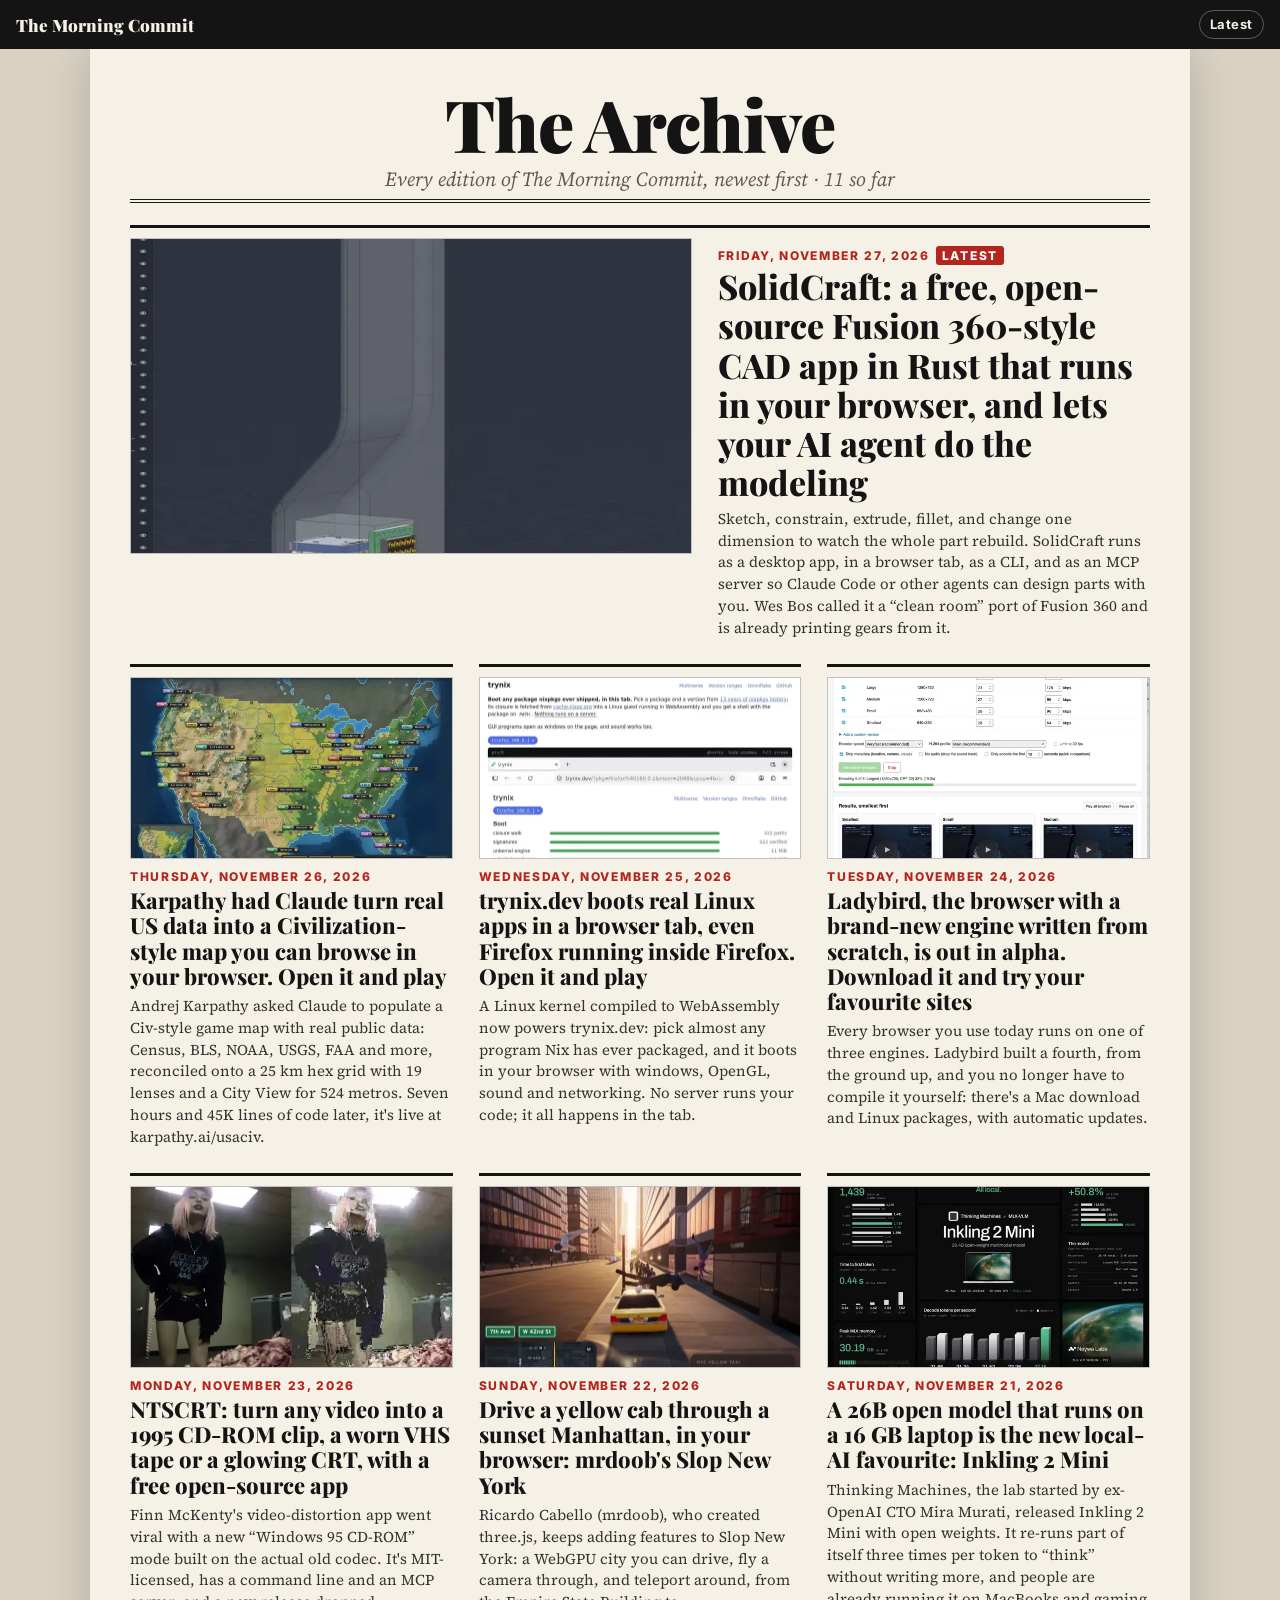
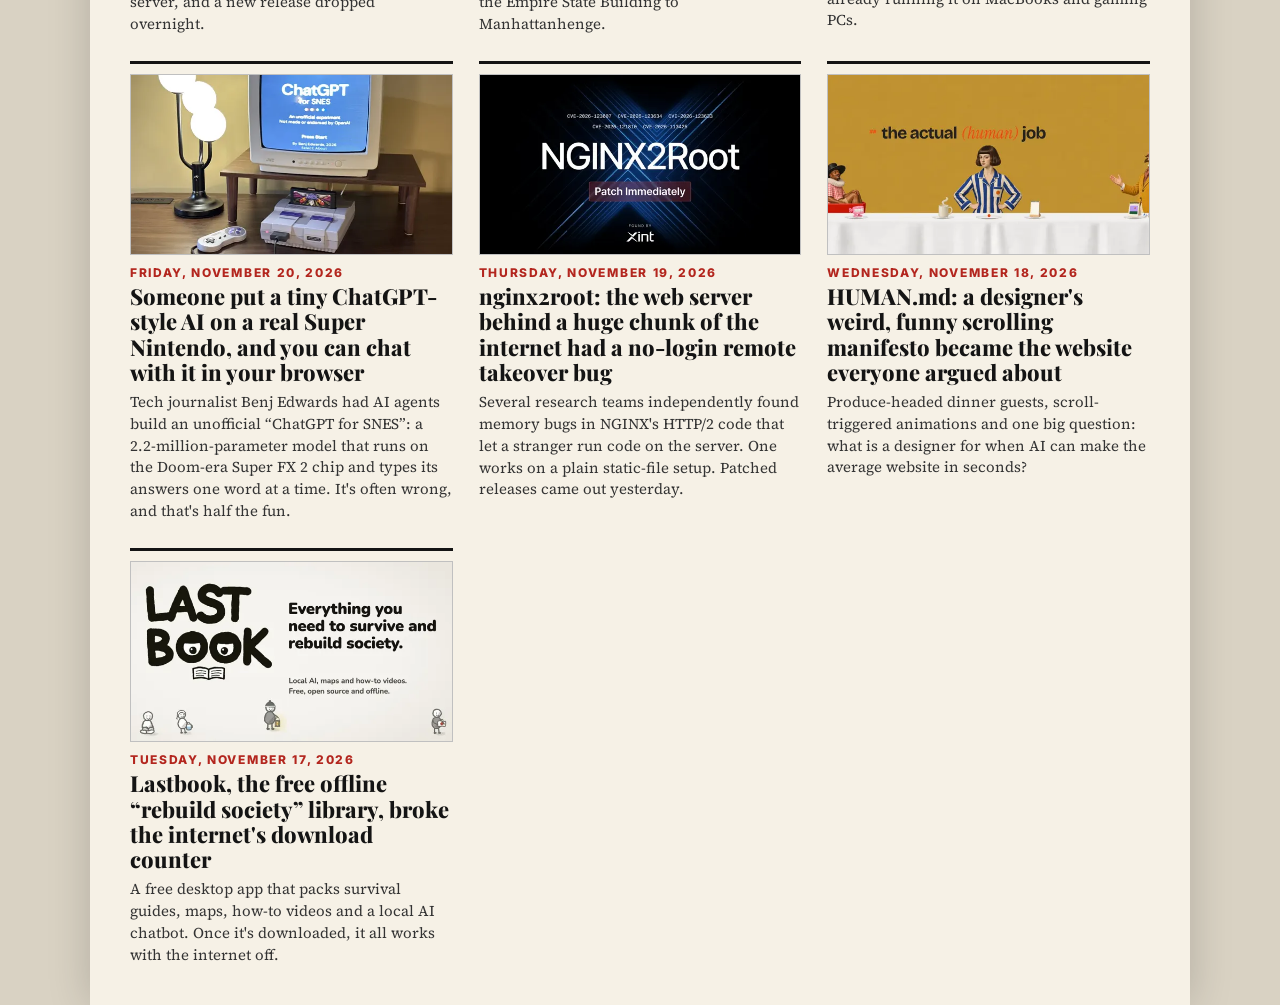
<file: archive/index.html>
<!doctype html><html lang="en"><head><meta charset="utf-8"><meta name="viewport" content="width=device-width,initial-scale=1,viewport-fit=cover">
<title>Archive · The Morning Commit</title>
<link rel="preconnect" href="https://fonts.googleapis.com"><link href="https://fonts.googleapis.com/css2?family=Playfair+Display:ital,wght@0,700;0,900;1,700&family=Source+Serif+4:ital,opsz,wght@0,8..60,400;0,8..60,600;1,8..60,400&family=Inter:wght@500;700;800&family=JetBrains+Mono:wght@500&display=swap" rel="stylesheet">
<link rel="stylesheet" href="../assets/style.css?v=1795761801">
<!--mc:head-->
<meta name="theme-color" content="#141414">
<meta name="color-scheme" content="light">
<link rel="manifest" href="../manifest.webmanifest">
<link rel="icon" type="image/png" sizes="48x48" href="../assets/icons/favicon-48.png">
<link rel="icon" type="image/png" sizes="192x192" href="../assets/icons/icon-192.png">
<link rel="apple-touch-icon" href="../assets/icons/apple-touch-icon.png">
<meta name="apple-mobile-web-app-capable" content="yes">
<meta name="mobile-web-app-capable" content="yes">
<meta name="apple-mobile-web-app-status-bar-style" content="black-translucent">
<meta name="apple-mobile-web-app-title" content="Morning Commit">
<meta property="og:title" content="Archive · The Morning Commit">
<meta property="og:description" content="Every past edition of The Morning Commit">
<script>if(matchMedia("(max-width:760px)").matches)document.documentElement.classList.add("mc-phone");</script>
<script defer src="../assets/app.js?v=1795761801"></script>
<!--/mc:head-->
<meta name="mc:built" content="1795761801">
</head><body><nav class="mcnav"><div class="in"><a class="home" href="../">The Morning Commit</a><div class="pn"><a href="../">Latest</a></div></div></nav>
<div class="paper arch"><header class="mast"><h1>The Archive</h1><div class="tag">Every edition of The Morning Commit, newest first · 11 so far</div></header>
<ul class="alist">
<li><a href="../editions/2026-11-27/"><img src="../editions/2026-11-27/img/_thumb.webp" alt="" loading="lazy"><div><span class="d">Friday, November 27, 2026<span class="new">LATEST</span></span><b>SolidCraft: a free, open-source Fusion 360-style CAD app in Rust that runs in your browser, and lets your AI agent do the modeling</b><p>Sketch, constrain, extrude, fillet, and change one dimension to watch the whole part rebuild. SolidCraft runs as a desktop app, in a browser tab, as a CLI, and as an MCP server so Claude Code or other agents can design parts with you. Wes Bos called it a “clean room” port of Fusion 360 and is already printing gears from it.</p></div></a></li>
<li><a href="../editions/2026-11-26/"><img src="../editions/2026-11-26/img/_thumb.webp" alt="" loading="lazy"><div><span class="d">Thursday, November 26, 2026</span><b>Karpathy had Claude turn real US data into a Civilization-style map you can browse in your browser. Open it and play</b><p>Andrej Karpathy asked Claude to populate a Civ-style game map with real public data: Census, BLS, NOAA, USGS, FAA and more, reconciled onto a 25 km hex grid with 19 lenses and a City View for 524 metros. Seven hours and 45K lines of code later, it&#x27;s live at karpathy.ai/usaciv.</p></div></a></li>
<li><a href="../editions/2026-11-25/"><img src="../editions/2026-11-25/img/_thumb.webp" alt="" loading="lazy"><div><span class="d">Wednesday, November 25, 2026</span><b>trynix.dev boots real Linux apps in a browser tab, even Firefox running inside Firefox. Open it and play</b><p>A Linux kernel compiled to WebAssembly now powers trynix.dev: pick almost any program Nix has ever packaged, and it boots in your browser with windows, OpenGL, sound and networking. No server runs your code; it all happens in the tab.</p></div></a></li>
<li><a href="../editions/2026-11-24/"><img src="../editions/2026-11-24/img/_thumb.webp" alt="" loading="lazy"><div><span class="d">Tuesday, November 24, 2026</span><b>Ladybird, the browser with a brand-new engine written from scratch, is out in alpha. Download it and try your favourite sites</b><p>Every browser you use today runs on one of three engines. Ladybird built a fourth, from the ground up, and you no longer have to compile it yourself: there&#x27;s a Mac download and Linux packages, with automatic updates.</p></div></a></li>
<li><a href="../editions/2026-11-23/"><img src="../editions/2026-11-23/img/_thumb.webp" alt="" loading="lazy"><div><span class="d">Monday, November 23, 2026</span><b>NTSCRT: turn any video into a 1995 CD-ROM clip, a worn VHS tape or a glowing CRT, with a free open-source app</b><p>Finn McKenty&#x27;s video-distortion app went viral with a new “Windows 95 CD-ROM” mode built on the actual old codec. It&#x27;s MIT-licensed, has a command line and an MCP server, and a new release dropped overnight.</p></div></a></li>
<li><a href="../editions/2026-11-22/"><img src="../editions/2026-11-22/img/_thumb.webp" alt="" loading="lazy"><div><span class="d">Sunday, November 22, 2026</span><b>Drive a yellow cab through a sunset Manhattan, in your browser: mrdoob&#x27;s Slop New York</b><p>Ricardo Cabello (mrdoob), who created three.js, keeps adding features to Slop New York: a WebGPU city you can drive, fly a camera through, and teleport around, from the Empire State Building to Manhattanhenge.</p></div></a></li>
<li><a href="../editions/2026-11-21/"><img src="../editions/2026-11-21/img/_thumb.webp" alt="" loading="lazy"><div><span class="d">Saturday, November 21, 2026</span><b>A 26B open model that runs on a 16 GB laptop is the new local-AI favourite: Inkling 2 Mini</b><p>Thinking Machines, the lab started by ex-OpenAI CTO Mira Murati, released Inkling 2 Mini with open weights. It re-runs part of itself three times per token to “think” without writing more, and people are already running it on MacBooks and gaming PCs.</p></div></a></li>
<li><a href="../editions/2026-11-20/"><img src="../editions/2026-11-20/img/_thumb.webp" alt="" loading="lazy"><div><span class="d">Friday, November 20, 2026</span><b>Someone put a tiny ChatGPT-style AI on a real Super Nintendo, and you can chat with it in your browser</b><p>Tech journalist Benj Edwards had AI agents build an unofficial “ChatGPT for SNES”: a 2.2-million-parameter model that runs on the Doom-era Super FX 2 chip and types its answers one word at a time. It&#x27;s often wrong, and that&#x27;s half the fun.</p></div></a></li>
<li><a href="../editions/2026-11-19/"><img src="../editions/2026-11-19/img/_thumb.webp" alt="" loading="lazy"><div><span class="d">Thursday, November 19, 2026</span><b>nginx2root: the web server behind a huge chunk of the internet had a no-login remote takeover bug</b><p>Several research teams independently found memory bugs in NGINX&#x27;s HTTP/2 code that let a stranger run code on the server. One works on a plain static-file setup. Patched releases came out yesterday.</p></div></a></li>
<li><a href="../editions/2026-11-18/"><img src="../editions/2026-11-18/img/_thumb.webp" alt="" loading="lazy"><div><span class="d">Wednesday, November 18, 2026</span><b>HUMAN.md: a designer&#x27;s weird, funny scrolling manifesto became the website everyone argued about</b><p>Produce-headed dinner guests, scroll-triggered animations and one big question: what is a designer for when AI can make the average website in seconds?</p></div></a></li>
<li><a href="../editions/2026-11-17/"><img src="../editions/2026-11-17/img/_thumb.webp" alt="" loading="lazy"><div><span class="d">Tuesday, November 17, 2026</span><b>Lastbook, the free offline “rebuild society” library, broke the internet&#x27;s download counter</b><p>A free desktop app that packs survival guides, maps, how-to videos and a local AI chatbot. Once it&#x27;s downloaded, it all works with the internet off.</p></div></a></li>
</ul></div></body></html>
</file>
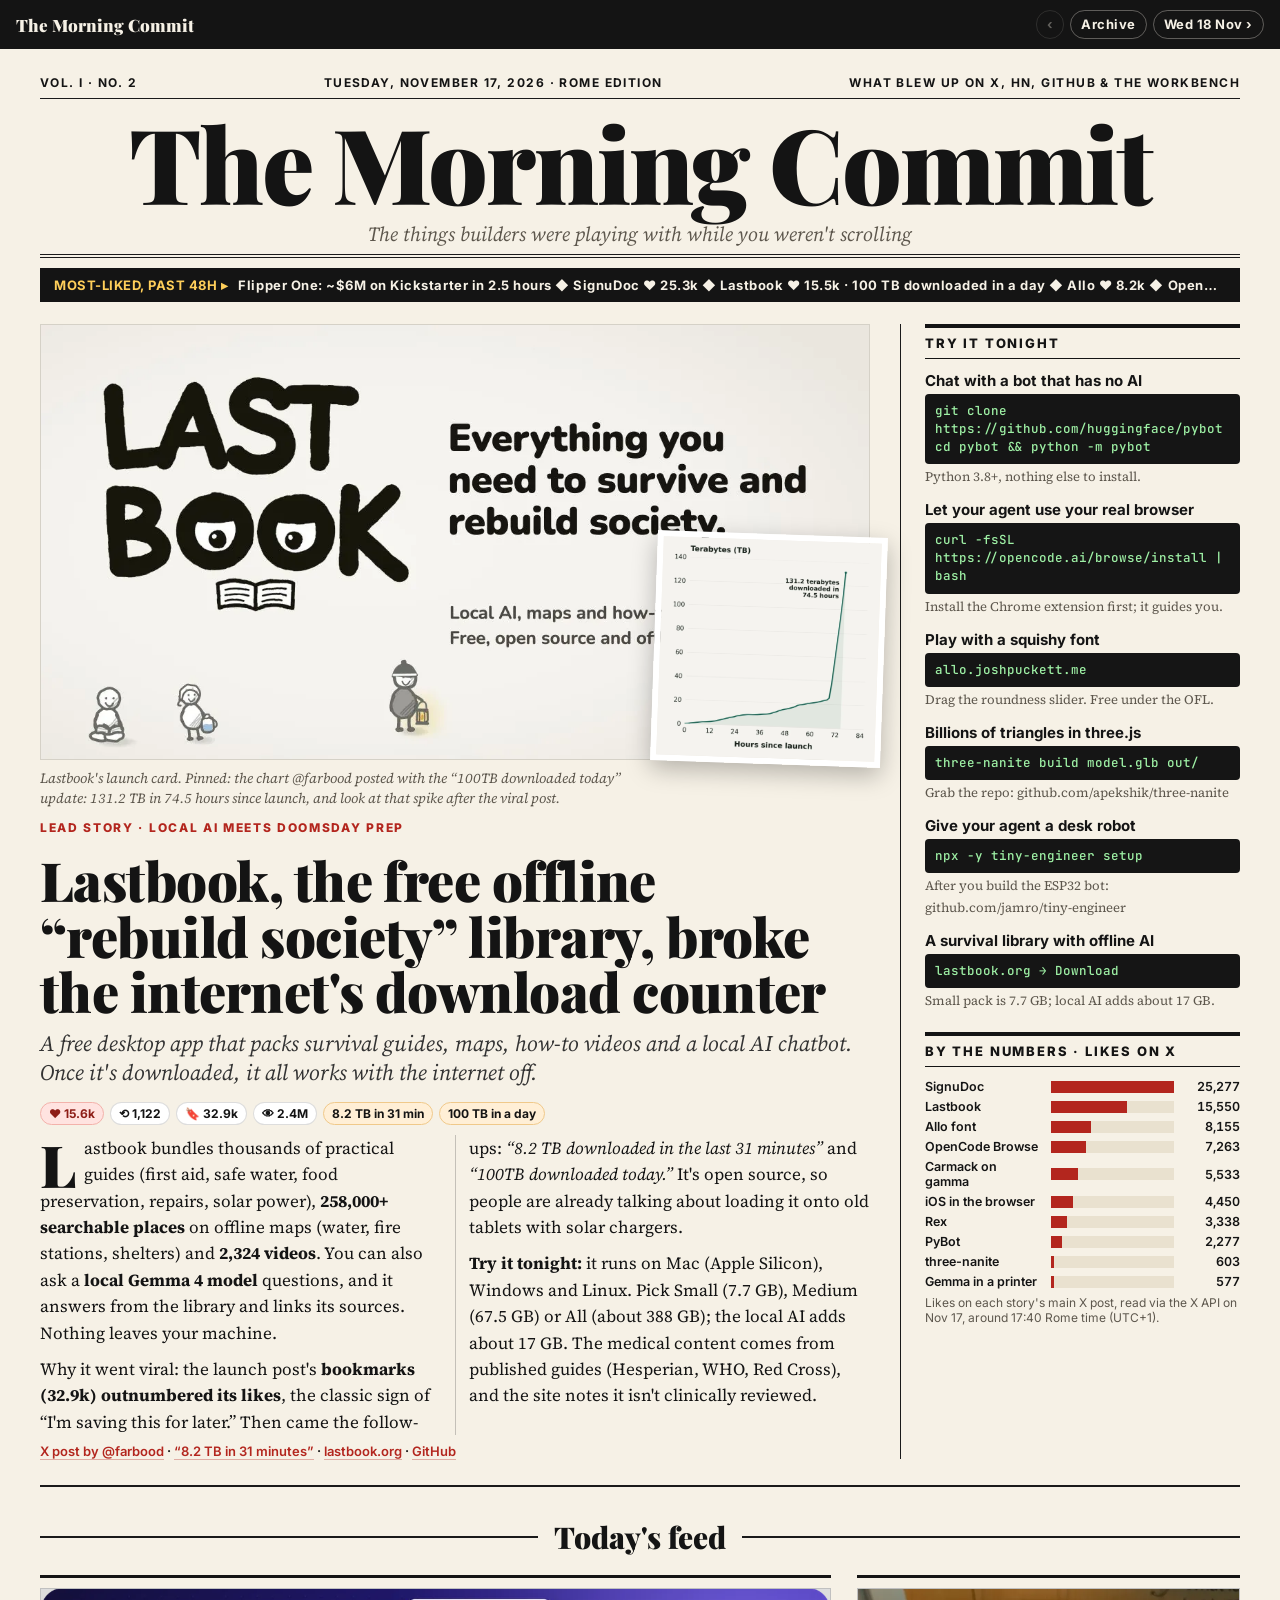
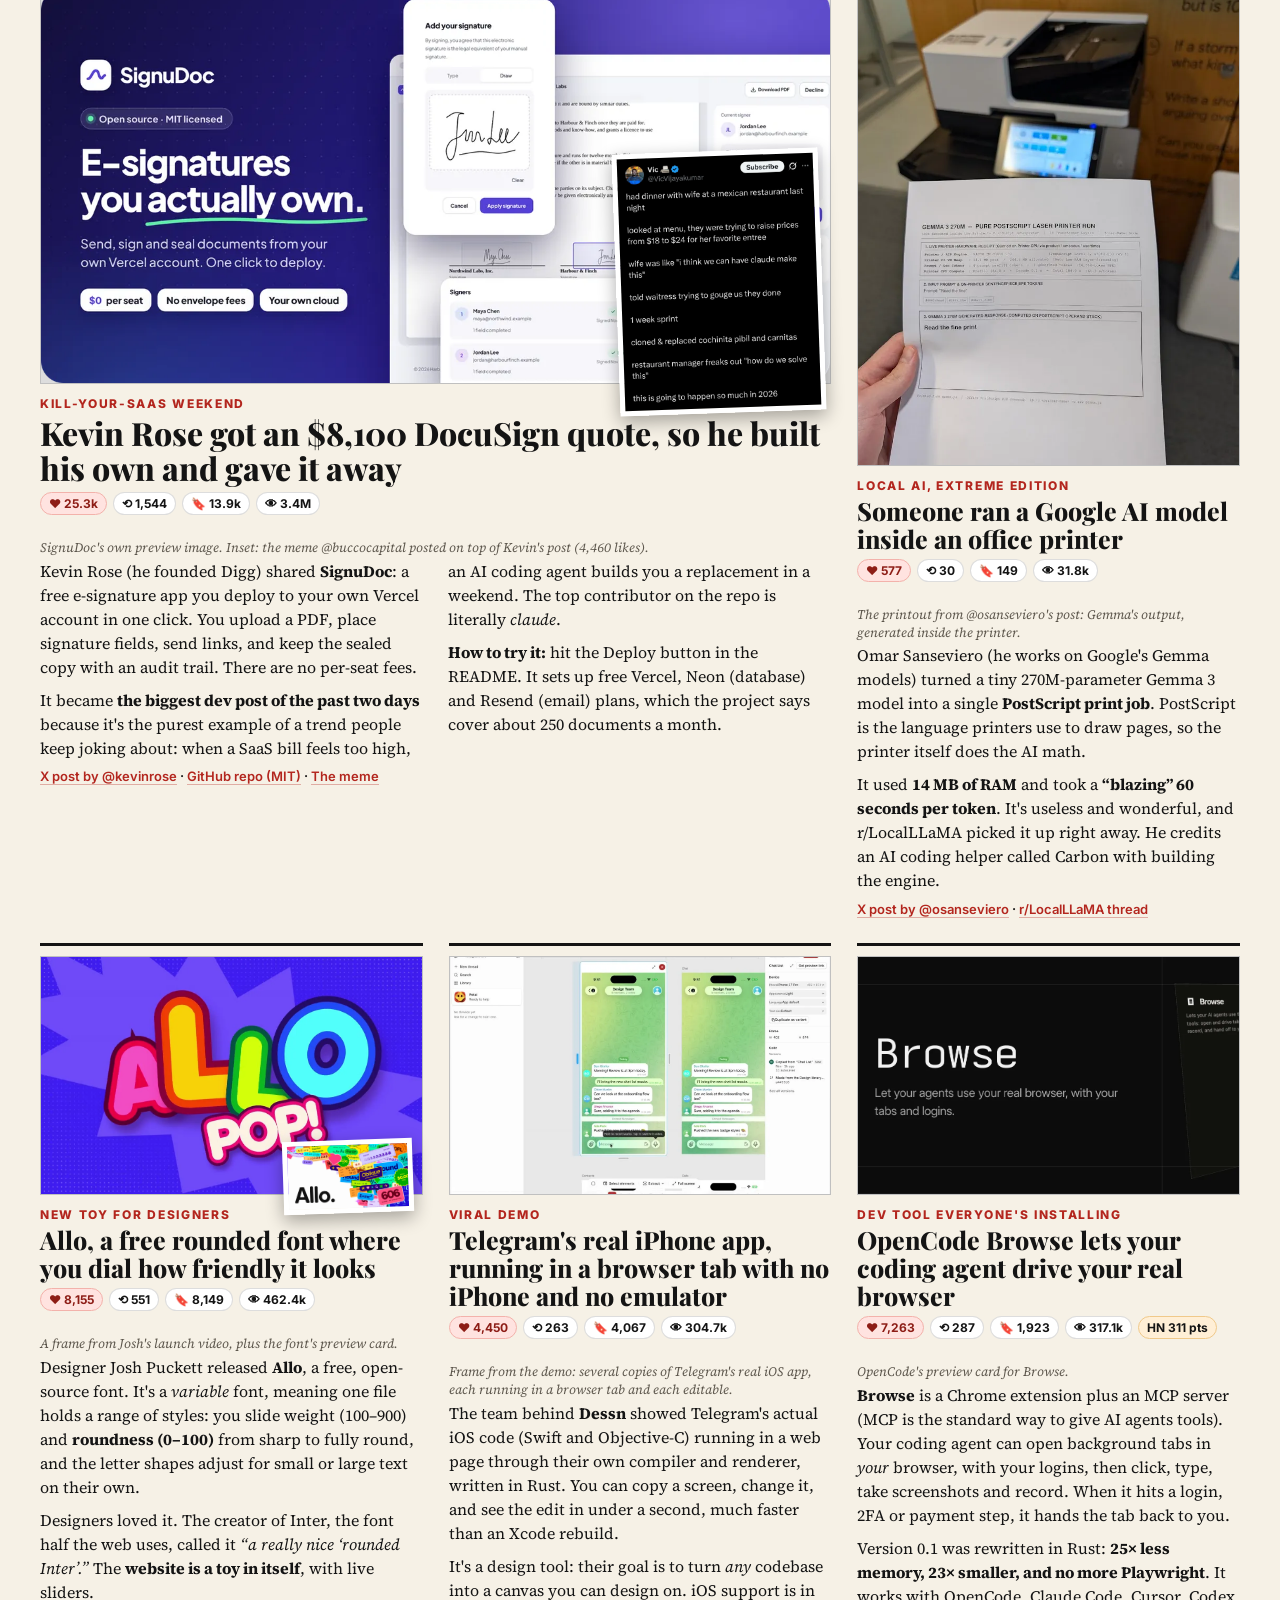
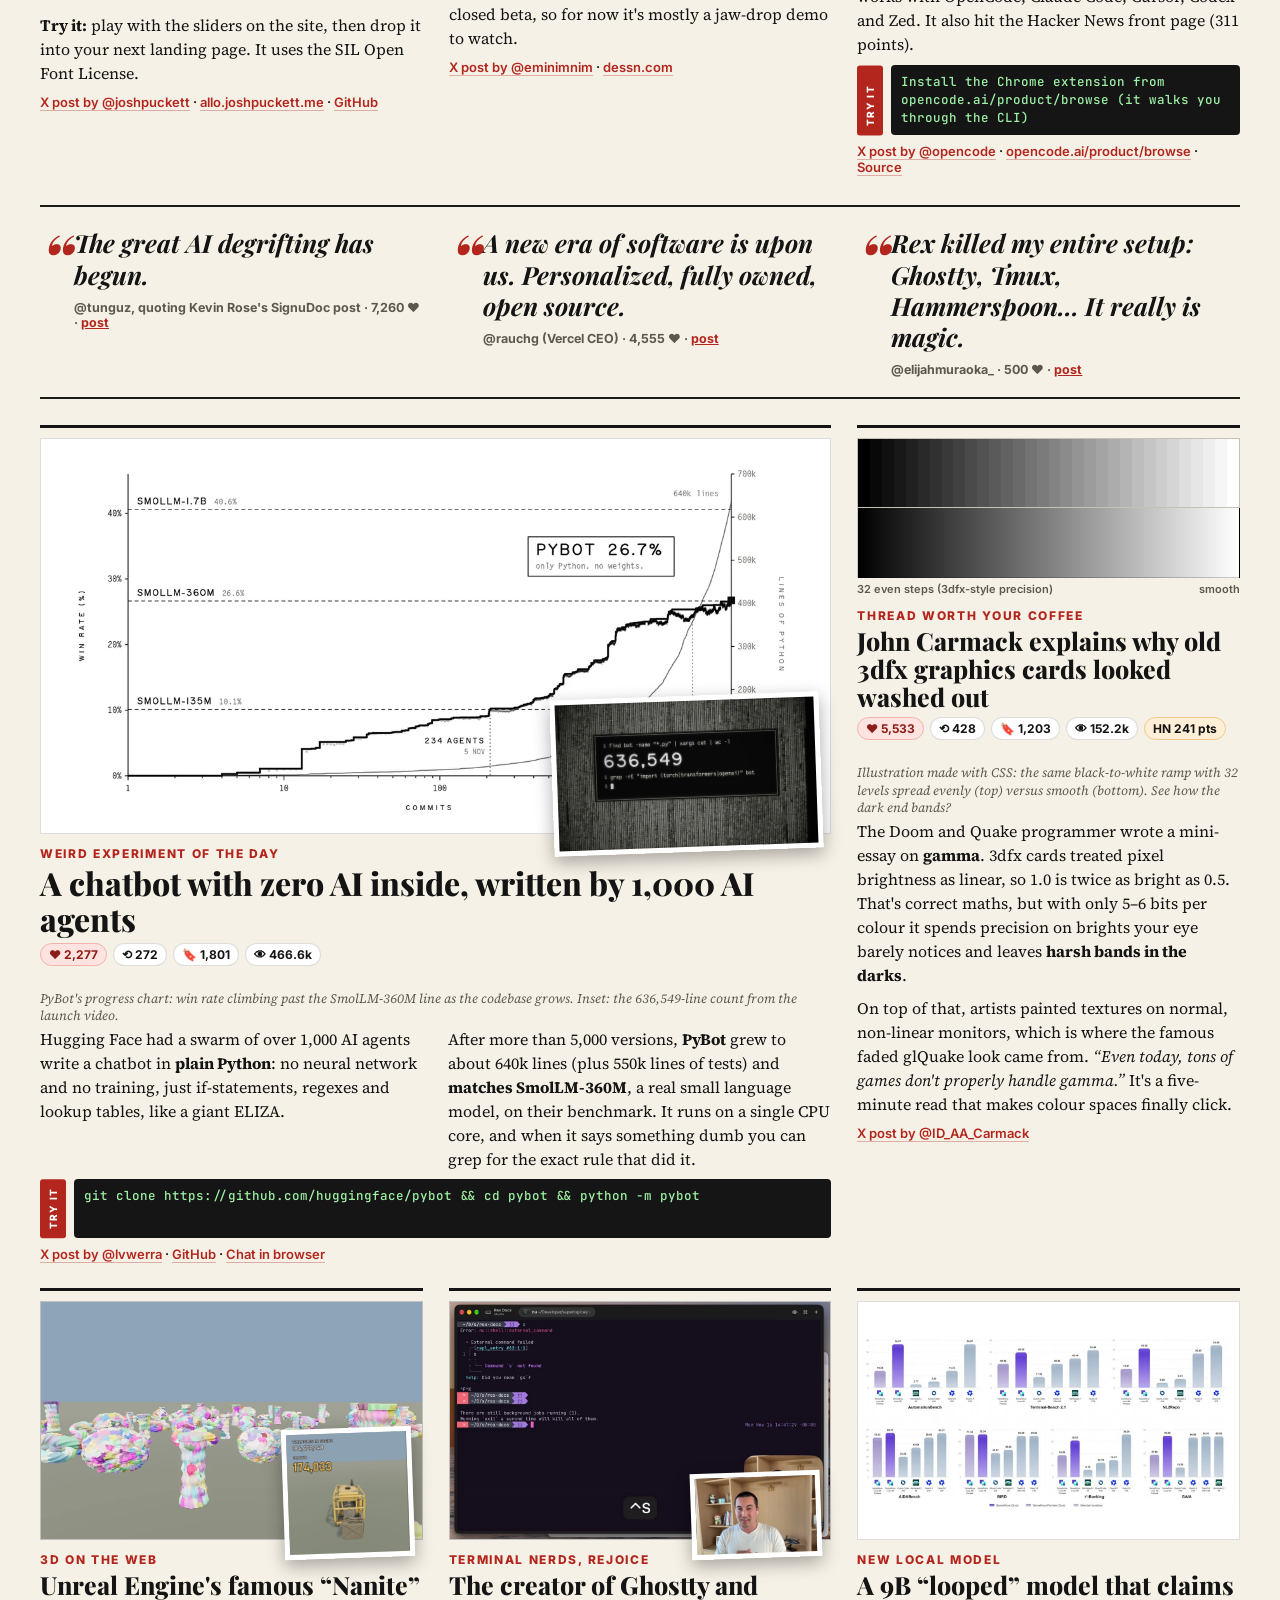
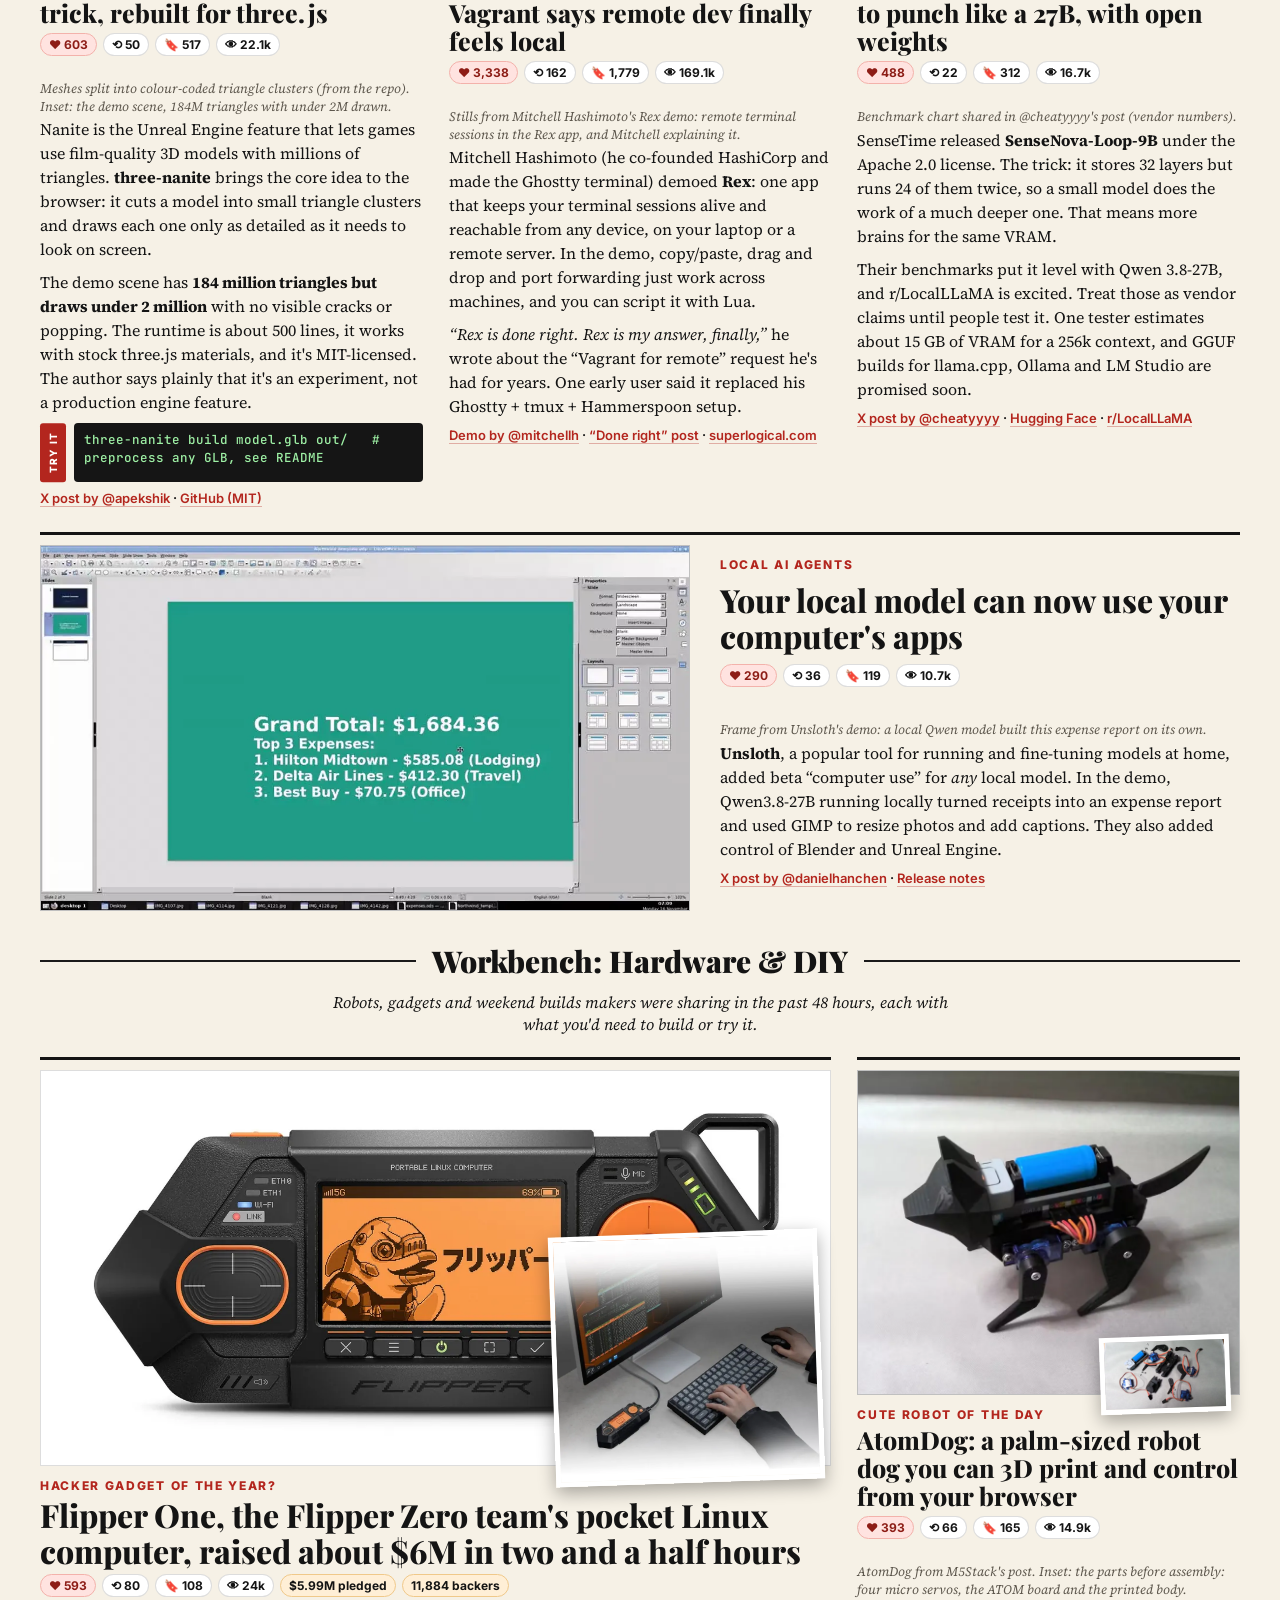
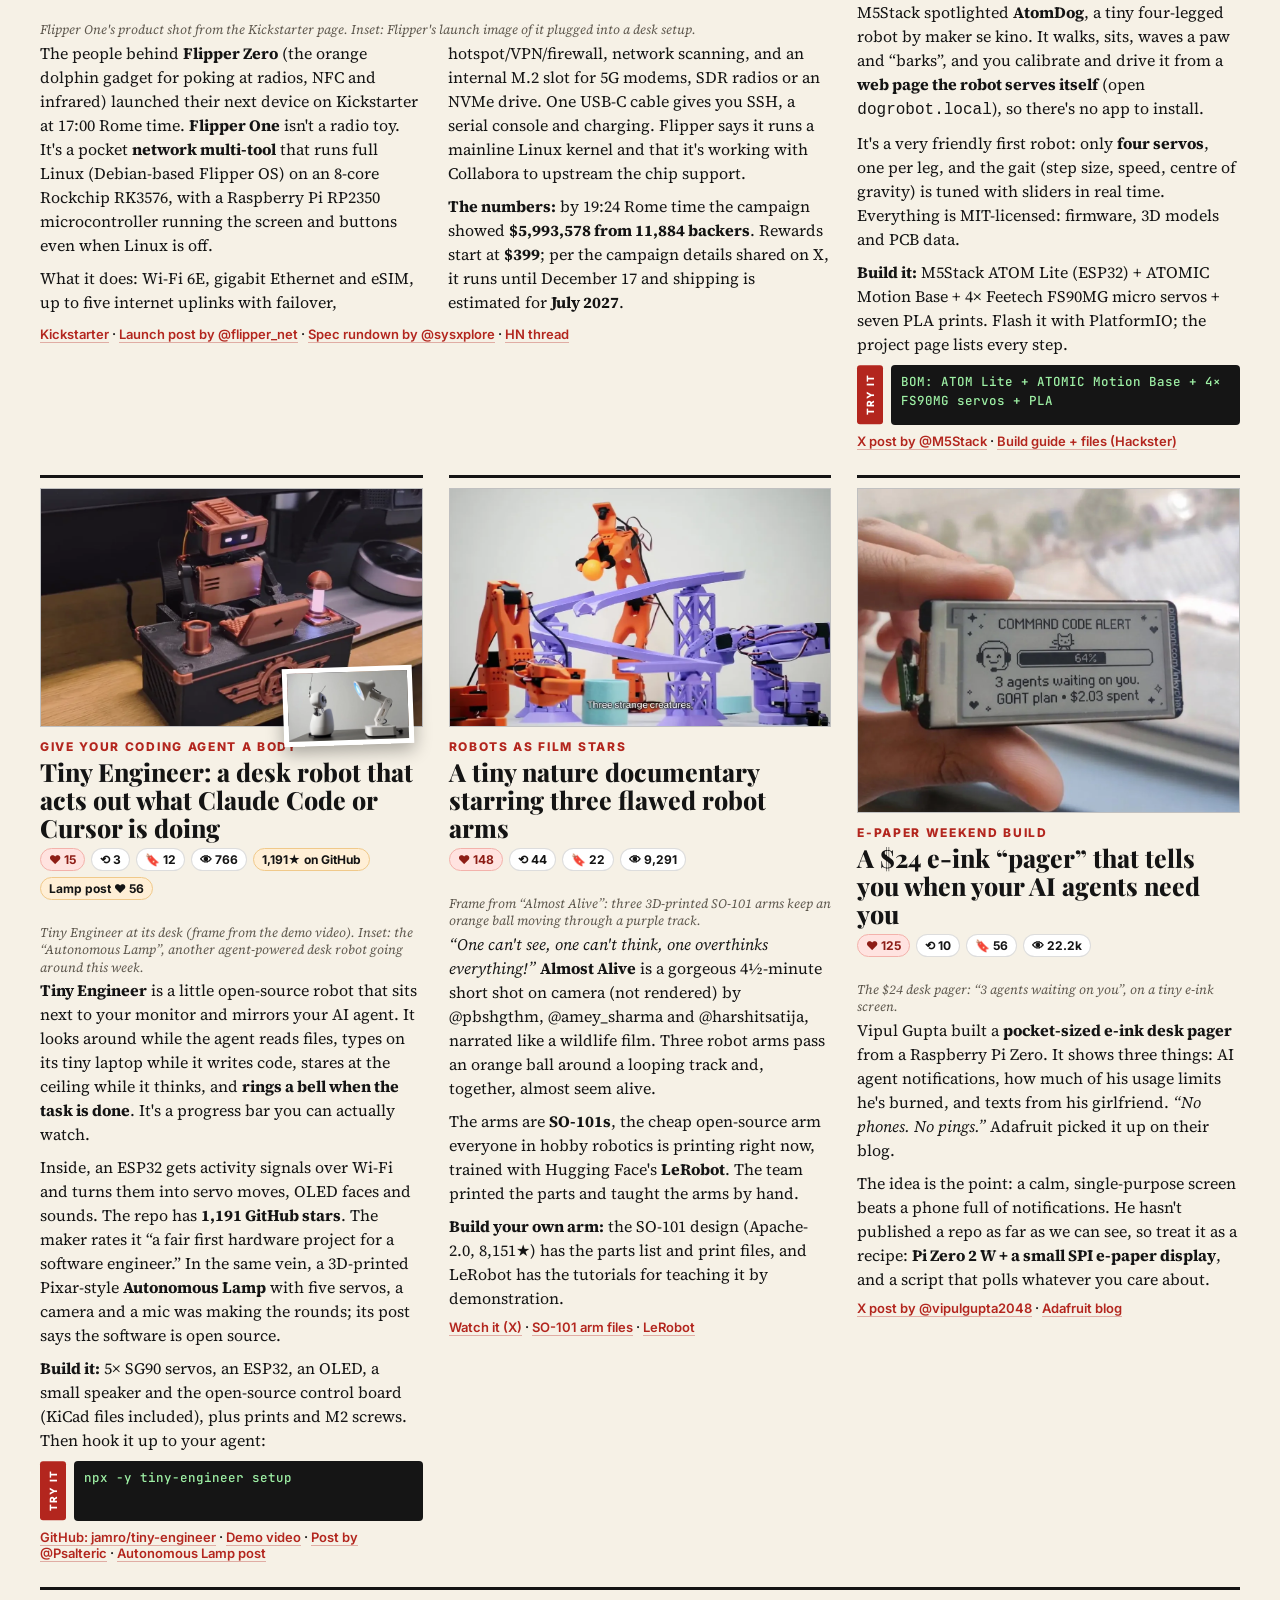
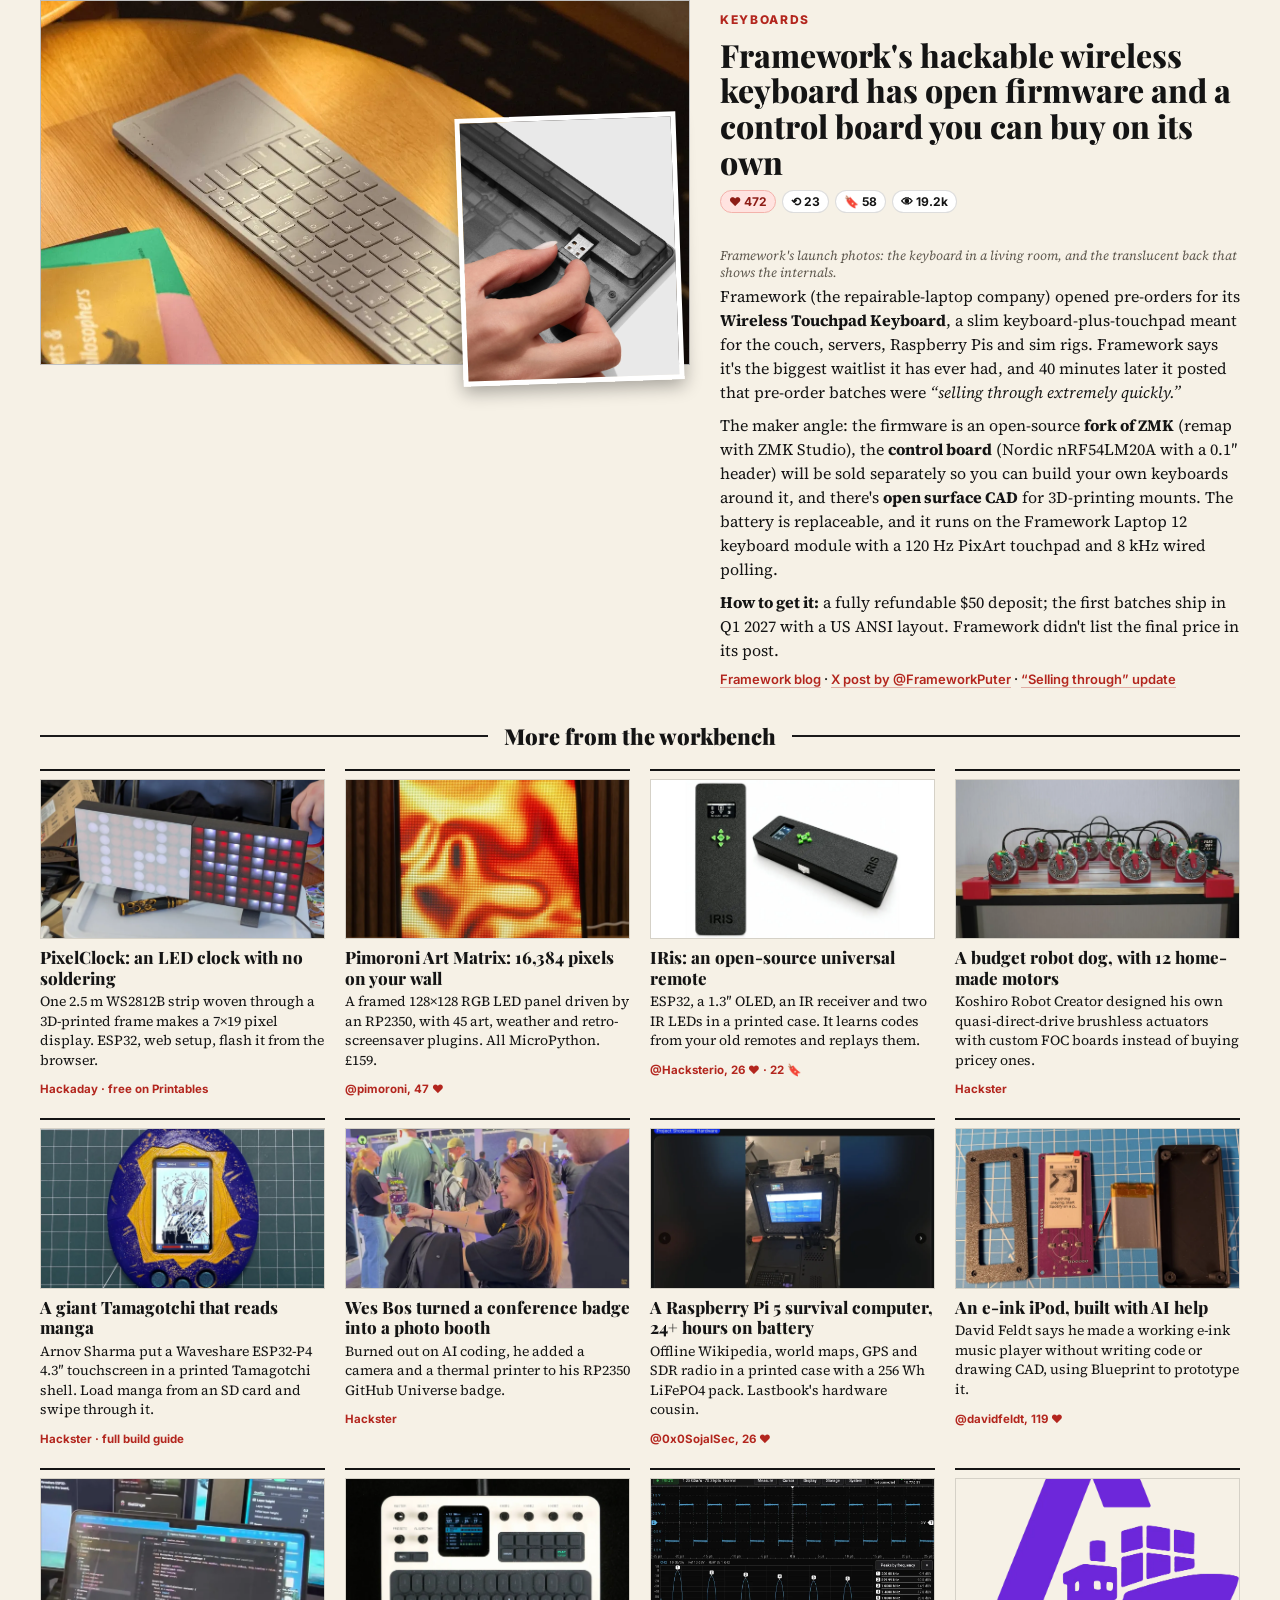
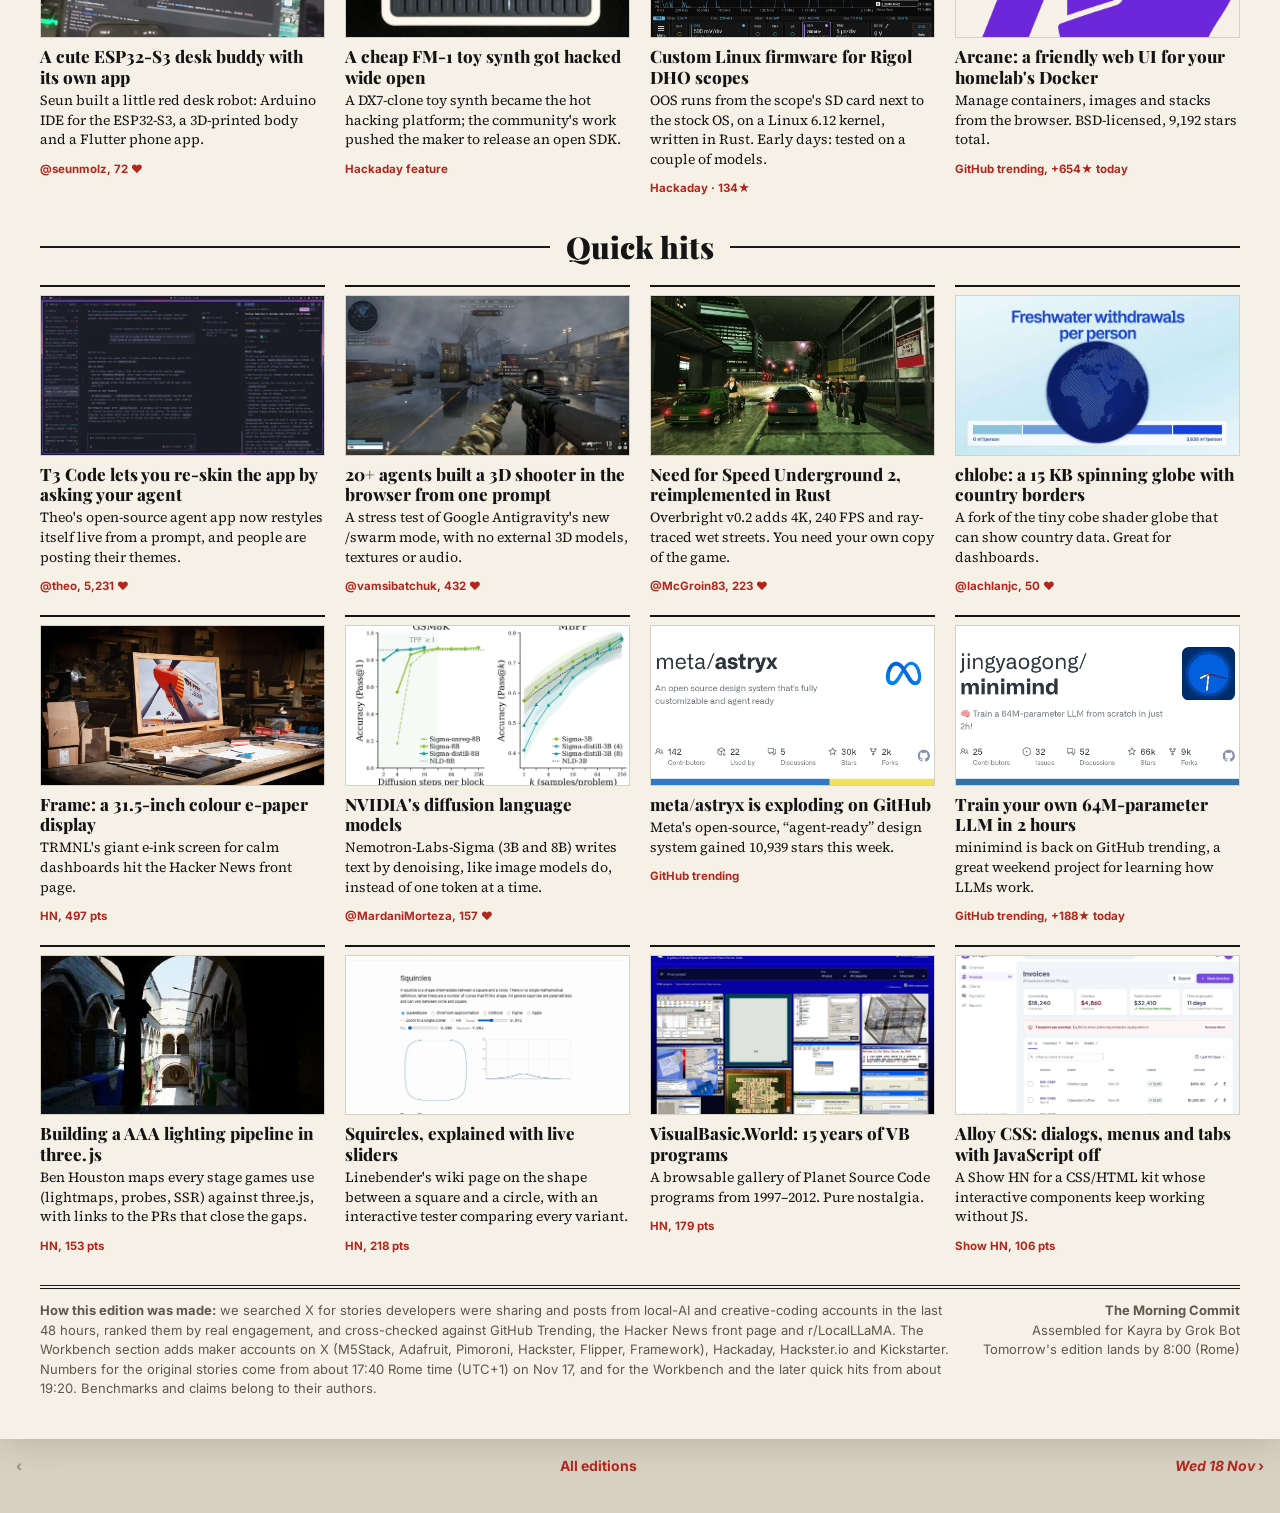
<file: editions/2026-11-17/index.html>
<!doctype html><html lang="en"><head><meta charset="utf-8"><meta name="viewport" content="width=device-width,initial-scale=1,viewport-fit=cover">
<title>The Morning Commit, Tuesday, November 17, 2026</title>
<meta name="description" content="A free desktop app that packs survival guides, maps, how-to videos and a local AI chatbot. Once it&#x27;s downloaded, it all works with the internet off.">
<meta name="mc:lead" content="Lastbook, the free offline “rebuild society” library, broke the internet&#x27;s download counter">
<meta name="mc:deck" content="A free desktop app that packs survival guides, maps, how-to videos and a local AI chatbot. Once it&#x27;s downloaded, it all works with the internet off.">
<meta name="mc:thumb" content="img/lastbook-og.webp">
<link rel="preconnect" href="https://fonts.googleapis.com"><link rel="preconnect" href="https://fonts.gstatic.com" crossorigin><link href="https://fonts.googleapis.com/css2?family=Playfair+Display:ital,wght@0,700;0,900;1,700&family=Source+Serif+4:ital,opsz,wght@0,8..60,400;0,8..60,600;1,8..60,400&family=Inter:wght@500;700;800&family=JetBrains+Mono:wght@500&display=swap" rel="stylesheet">
<link rel="stylesheet" href="../../assets/style.css?v=1795761801">
<style>
.wb-intro{text-align:center;font-style:italic;margin:-8px auto 22px;max-width:640px}
.section.sub{font-size:22px;margin-top:34px}
#workbench{scroll-margin-top:12px}
#atomdog .ph>img:first-child,#pager .ph>img:first-child{aspect-ratio:4/3.4;object-position:center 45%}
#flipper .ph>img:first-child{object-fit:contain;background:#fff}

#printer .ph>img:first-child{aspect-ratio:4/5;object-position:center 60%}
#pybot .ph>img:first-child,#sensenova .ph>img:first-child{object-fit:contain;background:#fff}
#signudoc .ph .inset{width:26%;bottom:-30px}
@media (max-width:760px){#signudoc .ph .inset{width:30%;bottom:-22px}#printer .ph>img:first-child{aspect-ratio:4/4.4}}
</style>
<meta name="mc:built" content="1795761801">
<!--mc:head-->
<meta name="theme-color" content="#141414">
<meta name="color-scheme" content="light">
<link rel="manifest" href="../../manifest.webmanifest">
<link rel="icon" type="image/png" sizes="48x48" href="../../assets/icons/favicon-48.png">
<link rel="icon" type="image/png" sizes="192x192" href="../../assets/icons/icon-192.png">
<link rel="apple-touch-icon" href="../../assets/icons/apple-touch-icon.png">
<meta name="apple-mobile-web-app-capable" content="yes">
<meta name="mobile-web-app-capable" content="yes">
<meta name="apple-mobile-web-app-status-bar-style" content="black-translucent">
<meta name="apple-mobile-web-app-title" content="Morning Commit">
<meta property="og:title" content="The Morning Commit · Tuesday, November 17, 2026">
<meta property="og:description" content="Lastbook, the free offline “rebuild society” library, broke the internet&#x27;s download counter">
<meta property="og:image" content="https://kayraucklnc.github.io/morning-commit/editions/2026-11-17/img/_thumb.webp">
<script>if(matchMedia("(max-width:760px)").matches)document.documentElement.classList.add("mc-phone");</script>
<script defer src="../../assets/app.js?v=1795761801"></script>
<!--/mc:head-->
</head>
<body><!--mc:nav--><nav class="mcnav"><div class="in"><a class="home" href="../../">The Morning Commit</a><div class="pn"><span>‹</span><a href="../../archive/">Archive</a><a href="../../editions/2026-11-18/" rel="next" aria-label="Newer edition"><i class="lbl">Wed 18 Nov</i> ›</a></div></div></nav><!--/mc:nav--><div class="paper">
<div class="topline"><span>Vol. I · No. 2</span><span>Tuesday, November 17, 2026 · Rome edition</span><span>What blew up on X, HN, GitHub &amp; the workbench</span></div>
<header class="mast"><h1>The Morning Commit</h1><div class="tag">The things builders were playing with while you weren't scrolling</div></header>
<div class="ticker"><b>MOST-LIKED, PAST 48H ▸</b>Flipper One: ~$6M on Kickstarter in 2.5 hours ◆ SignuDoc ♥ 25.3k ◆ Lastbook ♥ 15.5k · 100 TB downloaded in a day ◆ Allo ♥ 8.2k ◆ OpenCode Browse ♥ 7.3k ◆ Carmack ♥ 5.5k ◆ iOS-in-a-tab ♥ 4.5k</div>

<section class="lead" id="lastbook">
 <div>
  <figure class="hero"><img class="main" src="img/lastbook-og.webp" alt="Lastbook"><img class="chart" src="img/lastbook-100tb.webp" alt="Lastbook downloads chart"><figcaption>Lastbook's launch card. Pinned: the chart @farbood posted with the “100TB downloaded today” update: 131.2 TB in 74.5 hours since launch, and look at that spike after the viral post.</figcaption></figure>
  <div class="kicker">Lead story · Local AI meets doomsday prep</div>
  <h2>Lastbook, the free offline “rebuild society” library, broke the internet&#x27;s download counter</h2>
  <p class="deck">A free desktop app that packs survival guides, maps, how-to videos and a local AI chatbot. Once it&#x27;s downloaded, it all works with the internet off.</p>
  <div class="badges"><span class="b like">♥ 15.6k</span><span class="b rt">⟲ 1,122</span><span class="b sv">🔖 32.9k</span><span class="b vw">👁 2.4M</span><span class="b ex">8.2 TB in 31 min</span><span class="b ex">100 TB in a day</span></div>
  <div class="cols">
   <p>Lastbook bundles thousands of practical guides (first aid, safe water, food preservation, repairs, solar power), <b>258,000+ searchable places</b> on offline maps (water, fire stations, shelters) and <b>2,324 videos</b>. You can also ask a <b>local Gemma 4 model</b> questions, and it answers from the library and links its sources. Nothing leaves your machine.</p>
   <p>Why it went viral: the launch post's <b>bookmarks (32.9k) outnumbered its likes</b>, the classic sign of “I'm saving this for later.” Then came the follow-ups: <i>“8.2 TB downloaded in the last 31 minutes”</i> and <i>“100TB downloaded today.”</i> It's open source, so people are already talking about loading it onto old tablets with solar chargers.</p>
   <p><b>Try it tonight:</b> it runs on Mac (Apple Silicon), Windows and Linux. Pick Small (7.7 GB), Medium (67.5 GB) or All (about 388 GB); the local AI adds about 17 GB. The medical content comes from published guides (Hesperian, WHO, Red Cross), and the site notes it isn't clinically reviewed.</p>
  </div>
  <div class="links"><a href="https://x.com/farbood/status/2122413856693858581">X post by @farbood</a> · <a href="https://x.com/farbood/status/2122449011886244058">“8.2 TB in 31 minutes”</a> · <a href="https://lastbook.org">lastbook.org</a> · <a href="https://github.com/Immortal-Protocols/lastbook">GitHub</a></div>
 </div>
 <aside class="side">
  <div class="boxh">Try it tonight</div>
  <div class="try"><ul>
   <li><b>Chat with a bot that has no AI</b><code>git clone https://github.com/huggingface/pybot
cd pybot &amp;&amp; python -m pybot</code><small>Python 3.8+, nothing else to install.</small></li>
   <li><b>Let your agent use your real browser</b><code>curl -fsSL https://opencode.ai/browse/install | bash</code><small>Install the Chrome extension first; it guides you.</small></li>
   <li><b>Play with a squishy font</b><code>allo.joshpuckett.me</code><small>Drag the roundness slider. Free under the OFL.</small></li>
   <li><b>Billions of triangles in three.js</b><code>three-nanite build model.glb out/</code><small>Grab the repo: github.com/apekshik/three-nanite</small></li>
   <li><b>Give your agent a desk robot</b><code>npx -y tiny-engineer setup</code><small>After you build the ESP32 bot: github.com/jamro/tiny-engineer</small></li>
   <li><b>A survival library with offline AI</b><code>lastbook.org → Download</code><small>Small pack is 7.7 GB; local AI adds about 17 GB.</small></li>
  </ul></div>
  <div class="numbers"><div class="boxh">By the numbers · likes on X</div><div class="bar"><span class="bl">SignuDoc</span><span class="bt"><i style="width:100.0%"></i></span><span class="bn">25,277</span></div><div class="bar"><span class="bl">Lastbook</span><span class="bt"><i style="width:61.5%"></i></span><span class="bn">15,550</span></div><div class="bar"><span class="bl">Allo font</span><span class="bt"><i style="width:32.3%"></i></span><span class="bn">8,155</span></div><div class="bar"><span class="bl">OpenCode Browse</span><span class="bt"><i style="width:28.7%"></i></span><span class="bn">7,263</span></div><div class="bar"><span class="bl">Carmack on gamma</span><span class="bt"><i style="width:21.9%"></i></span><span class="bn">5,533</span></div><div class="bar"><span class="bl">iOS in the browser</span><span class="bt"><i style="width:17.6%"></i></span><span class="bn">4,450</span></div><div class="bar"><span class="bl">Rex</span><span class="bt"><i style="width:13.2%"></i></span><span class="bn">3,338</span></div><div class="bar"><span class="bl">PyBot</span><span class="bt"><i style="width:9.0%"></i></span><span class="bn">2,277</span></div><div class="bar"><span class="bl">three-nanite</span><span class="bt"><i style="width:2.4%"></i></span><span class="bn">603</span></div><div class="bar"><span class="bl">Gemma in a printer</span><span class="bt"><i style="width:2.3%"></i></span><span class="bn">577</span></div><div class="src">Likes on each story's main X post, read via the X API on Nov 17, around 17:40 Rome time (UTC+1).</div></div>
 </aside>
</section>

<div class="section">Today's feed</div>
<div class="grid">
 <article class="card wide" id="signudoc"><figure><div class="ph"><img src="img/signudoc-og.webp" alt=""><img class="inset" src="img/kr-meme.webp" alt=""></div><figcaption>SignuDoc&#x27;s own preview image. Inset: the meme @buccocapital posted on top of Kevin&#x27;s post (4,460 likes).</figcaption></figure><div class="kicker">Kill-your-SaaS weekend</div><h3>Kevin Rose got an $8,100 DocuSign quote, so he built his own and gave it away</h3><div class="badges"><span class="b like">♥ 25.3k</span><span class="b rt">⟲ 1,544</span><span class="b sv">🔖 13.9k</span><span class="b vw">👁 3.4M</span></div><div class="txt"><p>Kevin Rose (he founded Digg) shared <b>SignuDoc</b>: a free e-signature app you deploy to your own Vercel account in one click. You upload a PDF, place signature fields, send links, and keep the sealed copy with an audit trail. There are no per-seat fees.</p><p>It became <b>the biggest dev post of the past two days</b> because it's the purest example of a trend people keep joking about: when a SaaS bill feels too high, an AI coding agent builds you a replacement in a weekend. The top contributor on the repo is literally <i>claude</i>.</p><p><b>How to try it:</b> hit the Deploy button in the README. It sets up free Vercel, Neon (database) and Resend (email) plans, which the project says cover about 250 documents a month.</p></div><div class="links"><a href="https://x.com/kevinrose/status/2122394902168473975">X post by @kevinrose</a> · <a href="https://github.com/NYLLON-SOFTWARE/SignuDoc">GitHub repo (MIT)</a> · <a href="https://x.com/buccocapital/status/2122452712948175000">The meme</a></div></article>
 <article class="card" id="printer"><figure><div class="ph"><img src="img/printer.webp" alt=""></div><figcaption>The printout from @osanseviero&#x27;s post: Gemma&#x27;s output, generated inside the printer.</figcaption></figure><div class="kicker">Local AI, extreme edition</div><h3>Someone ran a Google AI model inside an office printer</h3><div class="badges"><span class="b like">♥ 577</span><span class="b rt">⟲ 30</span><span class="b sv">🔖 149</span><span class="b vw">👁 31.8k</span></div><div class="txt"><p>Omar Sanseviero (he works on Google's Gemma models) turned a tiny 270M-parameter Gemma 3 model into a single <b>PostScript print job</b>. PostScript is the language printers use to draw pages, so the printer itself does the AI math.</p><p>It used <b>14 MB of RAM</b> and took a <b>“blazing” 60 seconds per token</b>. It's useless and wonderful, and r/LocalLLaMA picked it up right away. He credits an AI coding helper called Carbon with building the engine.</p></div><div class="links"><a href="https://x.com/osanseviero/status/2122646098418491739">X post by @osanseviero</a> · <a href="https://www.reddit.com/r/LocalLLaMA/comments/1xyjkts/gemma_on_a_printer/">r/LocalLLaMA thread</a></div></article>
 <article class="card" id="allo"><figure><div class="ph"><img src="img/allo-pop.webp" alt=""><img class="inset" src="img/allo-og.webp" alt=""></div><figcaption>A frame from Josh&#x27;s launch video, plus the font&#x27;s preview card.</figcaption></figure><div class="kicker">New toy for designers</div><h3>Allo, a free rounded font where you dial how friendly it looks</h3><div class="badges"><span class="b like">♥ 8,155</span><span class="b rt">⟲ 551</span><span class="b sv">🔖 8,149</span><span class="b vw">👁 462.4k</span></div><div class="txt"><p>Designer Josh Puckett released <b>Allo</b>, a free, open-source font. It's a <i>variable</i> font, meaning one file holds a range of styles: you slide weight (100–900) and <b>roundness (0–100)</b> from sharp to fully round, and the letter shapes adjust for small or large text on their own.</p><p>Designers loved it. The creator of Inter, the font half the web uses, called it <i>“a really nice ‘rounded Inter’.”</i> The <b>website is a toy in itself</b>, with live sliders.</p><p><b>Try it:</b> play with the sliders on the site, then drop it into your next landing page. It uses the SIL Open Font License.</p></div><div class="links"><a href="https://x.com/joshpuckett/status/2122329345670988258">X post by @joshpuckett</a> · <a href="https://allo.joshpuckett.me">allo.joshpuckett.me</a> · <a href="https://github.com/joshpuckett/allo">GitHub</a></div></article>
 <article class="card" id="ios"><figure><div class="ph"><img src="img/ios-web-frame.webp" alt=""></div><figcaption>Frame from the demo: several copies of Telegram&#x27;s real iOS app, each running in a browser tab and each editable.</figcaption></figure><div class="kicker">Viral demo</div><h3>Telegram&#x27;s real iPhone app, running in a browser tab with no iPhone and no emulator</h3><div class="badges"><span class="b like">♥ 4,450</span><span class="b rt">⟲ 263</span><span class="b sv">🔖 4,067</span><span class="b vw">👁 304.7k</span></div><div class="txt"><p>The team behind <b>Dessn</b> showed Telegram's actual iOS code (Swift and Objective-C) running in a web page through their own compiler and renderer, written in Rust. You can copy a screen, change it, and see the edit in under a second, much faster than an Xcode rebuild.</p><p>It's a design tool: their goal is to turn <i>any</i> codebase into a canvas you can design on. iOS support is in closed beta, so for now it's mostly a jaw-drop demo to watch.</p></div><div class="links"><a href="https://x.com/eminimnim/status/2122350451655864466">X post by @eminimnim</a> · <a href="https://www.dessn.com">dessn.com</a></div></article>
 <article class="card" id="browse"><figure><div class="ph"><img src="img/browse-og.webp" alt=""></div><figcaption>OpenCode&#x27;s preview card for Browse.</figcaption></figure><div class="kicker">Dev tool everyone&#x27;s installing</div><h3>OpenCode Browse lets your coding agent drive your real browser</h3><div class="badges"><span class="b like">♥ 7,263</span><span class="b rt">⟲ 287</span><span class="b sv">🔖 1,923</span><span class="b vw">👁 317.1k</span><span class="b ex">HN 311 pts</span></div><div class="txt"><p><b>Browse</b> is a Chrome extension plus an MCP server (MCP is the standard way to give AI agents tools). Your coding agent can open background tabs in <i>your</i> browser, with your logins, then click, type, take screenshots and record. When it hits a login, 2FA or payment step, it hands the tab back to you.</p><p>Version 0.1 was rewritten in Rust: <b>25× less memory, 23× smaller, and no more Playwright</b>. It works with OpenCode, Claude Code, Cursor, Codex and Zed. It also hit the Hacker News front page (311 points).</p></div><div class="tryit"><span>TRY IT</span><code>Install the Chrome extension from opencode.ai/product/browse (it walks you through the CLI)</code></div><div class="links"><a href="https://x.com/opencode/status/2122377687968678258">X post by @opencode</a> · <a href="https://opencode.ai/product/browse">opencode.ai/product/browse</a> · <a href="https://github.com/anomalyco/browse">Source</a></div></article>
</div>

<div class="pull">
 <blockquote>The great AI degrifting has begun.<cite>@tunguz, quoting Kevin Rose's SignuDoc post · 7,260 ♥ · <a href="https://x.com/tunguz/status/2122437479756407215">post</a></cite></blockquote>
 <blockquote>A new era of software is upon us. Personalized, fully owned, open source.<cite>@rauchg (Vercel CEO) · 4,555 ♥ · <a href="https://x.com/rauchg/status/2122396034186014919">post</a></cite></blockquote>
 <blockquote>Rex killed my entire setup: Ghostty, Tmux, Hammerspoon… It really is magic.<cite>@elijahmuraoka_ · 500 ♥ · <a href="https://x.com/elijahmuraoka_/status/2122472094588121234">post</a></cite></blockquote>
</div>

<div class="grid" style="margin-top:26px">
 <article class="card wide" id="pybot"><figure><div class="ph"><img src="img/pybot-progress.webp" alt=""><img class="inset" src="img/pybot-lines.webp" alt=""></div><figcaption>PyBot&#x27;s progress chart: win rate climbing past the SmolLM-360M line as the codebase grows. Inset: the 636,549-line count from the launch video.</figcaption></figure><div class="kicker">Weird experiment of the day</div><h3>A chatbot with zero AI inside, written by 1,000 AI agents</h3><div class="badges"><span class="b like">♥ 2,277</span><span class="b rt">⟲ 272</span><span class="b sv">🔖 1,801</span><span class="b vw">👁 466.6k</span></div><div class="txt"><p>Hugging Face had a swarm of over 1,000 AI agents write a chatbot in <b>plain Python</b>: no neural network and no training, just if-statements, regexes and lookup tables, like a giant ELIZA.</p><p>After more than 5,000 versions, <b>PyBot</b> grew to about 640k lines (plus 550k lines of tests) and <b>matches SmolLM-360M</b>, a real small language model, on their benchmark. It runs on a single CPU core, and when it says something dumb you can grep for the exact rule that did it.</p></div><div class="tryit"><span>TRY IT</span><code>git clone https://github.com/huggingface/pybot &amp;&amp; cd pybot &amp;&amp; python -m pybot</code></div><div class="links"><a href="https://x.com/lvwerra/status/2122335119750975925">X post by @lvwerra</a> · <a href="https://github.com/huggingface/pybot">GitHub</a> · <a href="https://huggingface.co/spaces/HuggingFaceSwarms/PyBot">Chat in browser</a></div></article>
 <article class="card" id="carmack"><figure class="gamma"><div class="band"><i style="background:rgb(0,0,0)"></i><i style="background:rgb(8,8,8)"></i><i style="background:rgb(16,16,16)"></i><i style="background:rgb(24,24,24)"></i><i style="background:rgb(32,32,32)"></i><i style="background:rgb(41,41,41)"></i><i style="background:rgb(49,49,49)"></i><i style="background:rgb(57,57,57)"></i><i style="background:rgb(65,65,65)"></i><i style="background:rgb(74,74,74)"></i><i style="background:rgb(82,82,82)"></i><i style="background:rgb(90,90,90)"></i><i style="background:rgb(98,98,98)"></i><i style="background:rgb(106,106,106)"></i><i style="background:rgb(115,115,115)"></i><i style="background:rgb(123,123,123)"></i><i style="background:rgb(131,131,131)"></i><i style="background:rgb(139,139,139)"></i><i style="background:rgb(148,148,148)"></i><i style="background:rgb(156,156,156)"></i><i style="background:rgb(164,164,164)"></i><i style="background:rgb(172,172,172)"></i><i style="background:rgb(180,180,180)"></i><i style="background:rgb(189,189,189)"></i><i style="background:rgb(197,197,197)"></i><i style="background:rgb(205,205,205)"></i><i style="background:rgb(213,213,213)"></i><i style="background:rgb(222,222,222)"></i><i style="background:rgb(230,230,230)"></i><i style="background:rgb(238,238,238)"></i><i style="background:rgb(246,246,246)"></i><i style="background:rgb(255,255,255)"></i></div><div class="smooth"></div><div class="glabel"><span>32 even steps (3dfx-style precision)</span><span>smooth</span></div><figcaption>Illustration made with CSS: the same black-to-white ramp with 32 levels spread evenly (top) versus smooth (bottom). See how the dark end bands?</figcaption></figure><div class="kicker">Thread worth your coffee</div><h3>John Carmack explains why old 3dfx graphics cards looked washed out</h3><div class="badges"><span class="b like">♥ 5,533</span><span class="b rt">⟲ 428</span><span class="b sv">🔖 1,203</span><span class="b vw">👁 152.2k</span><span class="b ex">HN 241 pts</span></div><div class="txt"><p>The Doom and Quake programmer wrote a mini-essay on <b>gamma</b>. 3dfx cards treated pixel brightness as linear, so 1.0 is twice as bright as 0.5. That's correct maths, but with only 5–6 bits per colour it spends precision on brights your eye barely notices and leaves <b>harsh bands in the darks</b>.</p><p>On top of that, artists painted textures on normal, non-linear monitors, which is where the famous faded glQuake look came from. <i>“Even today, tons of games don't properly handle gamma.”</i> It's a five-minute read that makes colour spaces finally click.</p></div><div class="links"><a href="https://x.com/ID_AA_Carmack/status/2122478083319992513">X post by @ID_AA_Carmack</a></div></article>
 <article class="card" id="nanite"><figure><div class="ph"><img src="img/nanite-clusters.webp" alt=""><img class="inset" src="img/nanite.webp" alt=""></div><figcaption>Meshes split into colour-coded triangle clusters (from the repo). Inset: the demo scene, 184M triangles with under 2M drawn.</figcaption></figure><div class="kicker">3D on the web</div><h3>Unreal Engine&#x27;s famous “Nanite” trick, rebuilt for three.js</h3><div class="badges"><span class="b like">♥ 603</span><span class="b rt">⟲ 50</span><span class="b sv">🔖 517</span><span class="b vw">👁 22.1k</span></div><div class="txt"><p>Nanite is the Unreal Engine feature that lets games use film-quality 3D models with millions of triangles. <b>three-nanite</b> brings the core idea to the browser: it cuts a model into small triangle clusters and draws each one only as detailed as it needs to look on screen.</p><p>The demo scene has <b>184 million triangles but draws under 2 million</b> with no visible cracks or popping. The runtime is about 500 lines, it works with stock three.js materials, and it's MIT-licensed. The author says plainly that it's an experiment, not a production engine feature.</p></div><div class="tryit"><span>TRY IT</span><code>three-nanite build model.glb out/   # preprocess any GLB, see README</code></div><div class="links"><a href="https://x.com/apekshik/status/2122041787984613476">X post by @apekshik</a> · <a href="https://github.com/apekshik/three-nanite">GitHub (MIT)</a></div></article>
 <article class="card" id="rex"><figure><div class="ph"><img src="img/rex-demo.webp" alt=""><img class="inset" src="img/rex-mitchell.webp" alt=""></div><figcaption>Stills from Mitchell Hashimoto&#x27;s Rex demo: remote terminal sessions in the Rex app, and Mitchell explaining it.</figcaption></figure><div class="kicker">Terminal nerds, rejoice</div><h3>The creator of Ghostty and Vagrant says remote dev finally feels local</h3><div class="badges"><span class="b like">♥ 3,338</span><span class="b rt">⟲ 162</span><span class="b sv">🔖 1,779</span><span class="b vw">👁 169.1k</span></div><div class="txt"><p>Mitchell Hashimoto (he co-founded HashiCorp and made the Ghostty terminal) demoed <b>Rex</b>: one app that keeps your terminal sessions alive and reachable from any device, on your laptop or a remote server. In the demo, copy/paste, drag and drop and port forwarding just work across machines, and you can script it with Lua.</p><p><i>“Rex is done right. Rex is my answer, finally,”</i> he wrote about the “Vagrant for remote” request he's had for years. One early user said it replaced his Ghostty + tmux + Hammerspoon setup.</p></div><div class="links"><a href="https://x.com/mitchellh/status/2122464126240989217">Demo by @mitchellh</a> · <a href="https://x.com/mitchellh/status/2122475070635622458">“Done right” post</a> · <a href="https://www.superlogical.com">superlogical.com</a></div></article>
 <article class="card" id="sensenova"><figure><div class="ph"><img src="img/sensenova.webp" alt=""></div><figcaption>Benchmark chart shared in @cheatyyyy&#x27;s post (vendor numbers).</figcaption></figure><div class="kicker">New local model</div><h3>A 9B “looped” model that claims to punch like a 27B, with open weights</h3><div class="badges"><span class="b like">♥ 488</span><span class="b rt">⟲ 22</span><span class="b sv">🔖 312</span><span class="b vw">👁 16.7k</span></div><div class="txt"><p>SenseTime released <b>SenseNova-Loop-9B</b> under the Apache 2.0 license. The trick: it stores 32 layers but runs 24 of them twice, so a small model does the work of a much deeper one. That means more brains for the same VRAM.</p><p>Their benchmarks put it level with Qwen 3.8-27B, and r/LocalLLaMA is excited. Treat those as vendor claims until people test it. One tester estimates about 15 GB of VRAM for a 256k context, and GGUF builds for llama.cpp, Ollama and LM Studio are promised soon.</p></div><div class="links"><a href="https://x.com/cheatyyyy/status/2122675785530269932">X post by @cheatyyyy</a> · <a href="https://huggingface.co/sensenova/SenseNova-Loop-9B">Hugging Face</a> · <a href="https://www.reddit.com/r/LocalLLaMA/comments/1xymz9z/sensenovaloop9b_vs_its_own_preview/">r/LocalLLaMA</a></div></article>
 <article class="card full" id="unsloth"><figure><div class="ph"><img src="img/unsloth-gimp.webp" alt=""></div><figcaption>Frame from Unsloth&#x27;s demo: a local Qwen model built this expense report on its own.</figcaption></figure><div class="kicker">Local AI agents</div><h3>Your local model can now use your computer&#x27;s apps</h3><div class="badges"><span class="b like">♥ 290</span><span class="b rt">⟲ 36</span><span class="b sv">🔖 119</span><span class="b vw">👁 10.7k</span></div><div class="txt"><p><b>Unsloth</b>, a popular tool for running and fine-tuning models at home, added beta “computer use” for <i>any</i> local model. In the demo, Qwen3.8-27B running locally turned receipts into an expense report and used GIMP to resize photos and add captions. They also added control of Blender and Unreal Engine.</p></div><div class="links"><a href="https://x.com/danielhanchen/status/2122365870995612059">X post by @danielhanchen</a> · <a href="https://github.com/unslothai/unsloth/releases/tag/v0.1.918-beta">Release notes</a></div></article>
</div>

<div class="section" id="workbench">Workbench: Hardware &amp; DIY</div>
<p class="wb-intro">Robots, gadgets and weekend builds makers were sharing in the past 48 hours, each with what you'd need to build or try it.</p>
<div class="grid">
 <article class="card wide" id="flipper"><figure><div class="ph"><img src="img/flipper-ks.webp" alt=""><img class="inset" src="img/flipper-2.webp" alt=""></div><figcaption>Flipper One&#x27;s product shot from the Kickstarter page. Inset: Flipper&#x27;s launch image of it plugged into a desk setup.</figcaption></figure><div class="kicker">Hacker gadget of the year?</div><h3>Flipper One, the Flipper Zero team&#x27;s pocket Linux computer, raised about $6M in two and a half hours</h3><div class="badges"><span class="b like">♥ 593</span><span class="b rt">⟲ 80</span><span class="b sv">🔖 108</span><span class="b vw">👁 24k</span><span class="b ex">$5.99M pledged</span><span class="b ex">11,884 backers</span></div><div class="txt"><p>The people behind <b>Flipper Zero</b> (the orange dolphin gadget for poking at radios, NFC and infrared) launched their next device on Kickstarter at 17:00 Rome time. <b>Flipper One</b> isn't a radio toy. It's a pocket <b>network multi-tool</b> that runs full Linux (Debian-based Flipper OS) on an 8-core Rockchip RK3576, with a Raspberry Pi RP2350 microcontroller running the screen and buttons even when Linux is off.</p><p>What it does: Wi-Fi 6E, gigabit Ethernet and eSIM, up to five internet uplinks with failover, hotspot/VPN/firewall, network scanning, and an internal M.2 slot for 5G modems, SDR radios or an NVMe drive. One USB-C cable gives you SSH, a serial console and charging. Flipper says it runs a mainline Linux kernel and that it's working with Collabora to upstream the chip support.</p><p><b>The numbers:</b> by 19:24 Rome time the campaign showed <b>$5,993,578 from 11,884 backers</b>. Rewards start at <b>$399</b>; per the campaign details shared on X, it runs until December 17 and shipping is estimated for <b>July 2027</b>.</p></div><div class="links"><a href="https://www.kickstarter.com/projects/flipper-devices/flipper-one">Kickstarter</a> · <a href="https://x.com/flipper_net/status/2122721732817502296">Launch post by @flipper_net</a> · <a href="https://x.com/sysxplore/status/2122728535403938032">Spec rundown by @sysxplore</a> · <a href="https://news.ycombinator.com/item?id=50533312">HN thread</a></div></article>
 <article class="card" id="atomdog"><figure><div class="ph"><img src="img/atomdog-1.webp" alt=""><img class="inset" src="img/atomdog-2.webp" alt=""></div><figcaption>AtomDog from M5Stack&#x27;s post. Inset: the parts before assembly: four micro servos, the ATOM board and the printed body.</figcaption></figure><div class="kicker">Cute robot of the day</div><h3>AtomDog: a palm-sized robot dog you can 3D print and control from your browser</h3><div class="badges"><span class="b like">♥ 393</span><span class="b rt">⟲ 66</span><span class="b sv">🔖 165</span><span class="b vw">👁 14.9k</span></div><div class="txt"><p>M5Stack spotlighted <b>AtomDog</b>, a tiny four-legged robot by maker se kino. It walks, sits, waves a paw and “barks”, and you calibrate and drive it from a <b>web page the robot serves itself</b> (open <code>dogrobot.local</code>), so there's no app to install.</p><p>It's a very friendly first robot: only <b>four servos</b>, one per leg, and the gait (step size, speed, centre of gravity) is tuned with sliders in real time. Everything is MIT-licensed: firmware, 3D models and PCB data.</p><p><b>Build it:</b> M5Stack ATOM Lite (ESP32) + ATOMIC Motion Base + 4× Feetech FS90MG micro servos + seven PLA prints. Flash it with PlatformIO; the project page lists every step.</p></div><div class="tryit"><span>TRY IT</span><code>BOM: ATOM Lite + ATOMIC Motion Base + 4× FS90MG servos + PLA</code></div><div class="links"><a href="https://x.com/M5Stack/status/2122575269181722778">X post by @M5Stack</a> · <a href="https://www.hackster.io/kinosei/atomdog-open-source-quadruped-robot-with-m5atommotion-aa540d">Build guide + files (Hackster)</a></div></article>
 <article class="card" id="tinyeng"><figure><div class="ph"><img src="img/tinyeng-robot.webp" alt=""><img class="inset" src="img/autonomous-lamp.webp" alt=""></div><figcaption>Tiny Engineer at its desk (frame from the demo video). Inset: the “Autonomous Lamp”, another agent-powered desk robot going around this week.</figcaption></figure><div class="kicker">Give your coding agent a body</div><h3>Tiny Engineer: a desk robot that acts out what Claude Code or Cursor is doing</h3><div class="badges"><span class="b like">♥ 15</span><span class="b rt">⟲ 3</span><span class="b sv">🔖 12</span><span class="b vw">👁 766</span><span class="b ex">1,191★ on GitHub</span><span class="b ex">Lamp post ♥ 56</span></div><div class="txt"><p><b>Tiny Engineer</b> is a little open-source robot that sits next to your monitor and mirrors your AI agent. It looks around while the agent reads files, types on its tiny laptop while it writes code, stares at the ceiling while it thinks, and <b>rings a bell when the task is done</b>. It's a progress bar you can actually watch.</p><p>Inside, an ESP32 gets activity signals over Wi-Fi and turns them into servo moves, OLED faces and sounds. The repo has <b>1,191 GitHub stars</b>. The maker rates it “a fair first hardware project for a software engineer.” In the same vein, a 3D-printed Pixar-style <b>Autonomous Lamp</b> with five servos, a camera and a mic was making the rounds; its post says the software is open source.</p><p><b>Build it:</b> 5× SG90 servos, an ESP32, an OLED, a small speaker and the open-source control board (KiCad files included), plus prints and M2 screws. Then hook it up to your agent:</p></div><div class="tryit"><span>TRY IT</span><code>npx -y tiny-engineer setup</code></div><div class="links"><a href="https://github.com/jamro/tiny-engineer">GitHub: jamro/tiny-engineer</a> · <a href="https://youtu.be/RX_QRxdXMjg">Demo video</a> · <a href="https://x.com/Psalteric/status/2122139766065877477">Post by @Psalteric</a> · <a href="https://x.com/Psalteric/status/2122447224395436521">Autonomous Lamp post</a></div></article>
 <article class="card" id="alive"><figure><div class="ph"><img src="img/almost-alive-frame.webp" alt=""></div><figcaption>Frame from “Almost Alive”: three 3D-printed SO-101 arms keep an orange ball moving through a purple track.</figcaption></figure><div class="kicker">Robots as film stars</div><h3>A tiny nature documentary starring three flawed robot arms</h3><div class="badges"><span class="b like">♥ 148</span><span class="b rt">⟲ 44</span><span class="b sv">🔖 22</span><span class="b vw">👁 9,291</span></div><div class="txt"><p><i>“One can't see, one can't think, one overthinks everything!”</i> <b>Almost Alive</b> is a gorgeous 4½-minute short shot on camera (not rendered) by @pbshgthm, @amey_sharma and @harshitsatija, narrated like a wildlife film. Three robot arms pass an orange ball around a looping track and, together, almost seem alive.</p><p>The arms are <b>SO-101s</b>, the cheap open-source arm everyone in hobby robotics is printing right now, trained with Hugging Face's <b>LeRobot</b>. The team printed the parts and taught the arms by hand.</p><p><b>Build your own arm:</b> the SO-101 design (Apache-2.0, 8,151★) has the parts list and print files, and LeRobot has the tutorials for teaching it by demonstration.</p></div><div class="links"><a href="https://x.com/pbshgthm/status/2122679067065598015">Watch it (X)</a> · <a href="https://github.com/TheRobotStudio/SO-ARM100">SO-101 arm files</a> · <a href="https://github.com/huggingface/lerobot">LeRobot</a></div></article>
 <article class="card" id="pager"><figure><div class="ph"><img src="img/pager.webp" alt=""></div><figcaption>The $24 desk pager: “3 agents waiting on you”, on a tiny e-ink screen.</figcaption></figure><div class="kicker">E-paper weekend build</div><h3>A $24 e-ink “pager” that tells you when your AI agents need you</h3><div class="badges"><span class="b like">♥ 125</span><span class="b rt">⟲ 10</span><span class="b sv">🔖 56</span><span class="b vw">👁 22.2k</span></div><div class="txt"><p>Vipul Gupta built a <b>pocket-sized e-ink desk pager</b> from a Raspberry Pi Zero. It shows three things: AI agent notifications, how much of his usage limits he's burned, and texts from his girlfriend. <i>“No phones. No pings.”</i> Adafruit picked it up on their blog.</p><p>The idea is the point: a calm, single-purpose screen beats a phone full of notifications. He hasn't published a repo as far as we can see, so treat it as a recipe: <b>Pi Zero 2 W + a small SPI e-paper display</b>, and a script that polls whatever you care about.</p></div><div class="links"><a href="https://x.com/vipulgupta2048/status/2122305000194158709">X post by @vipulgupta2048</a> · <a href="https://blog.adafruit.com/2026/11/16/a-24-e-ink-desk-pager-built-from-a-raspberry-pi-zero/">Adafruit blog</a></div></article>
 <article class="card full" id="framework"><figure><div class="ph"><img src="img/fw-1.webp" alt=""><img class="inset" src="img/fw-3.webp" alt=""></div><figcaption>Framework&#x27;s launch photos: the keyboard in a living room, and the translucent back that shows the internals.</figcaption></figure><div class="kicker">Keyboards</div><h3>Framework&#x27;s hackable wireless keyboard has open firmware and a control board you can buy on its own</h3><div class="badges"><span class="b like">♥ 472</span><span class="b rt">⟲ 23</span><span class="b sv">🔖 58</span><span class="b vw">👁 19.2k</span></div><div class="txt"><p>Framework (the repairable-laptop company) opened pre-orders for its <b>Wireless Touchpad Keyboard</b>, a slim keyboard-plus-touchpad meant for the couch, servers, Raspberry Pis and sim rigs. Framework says it's the biggest waitlist it has ever had, and 40 minutes later it posted that pre-order batches were <i>“selling through extremely quickly.”</i></p><p>The maker angle: the firmware is an open-source <b>fork of ZMK</b> (remap with ZMK Studio), the <b>control board</b> (Nordic nRF54LM20A with a 0.1″ header) will be sold separately so you can build your own keyboards around it, and there's <b>open surface CAD</b> for 3D-printing mounts. The battery is replaceable, and it runs on the Framework Laptop 12 keyboard module with a 120 Hz PixArt touchpad and 8 kHz wired polling.</p><p><b>How to get it:</b> a fully refundable $50 deposit; the first batches ship in Q1 2027 with a US ANSI layout. Framework didn't list the final price in its post.</p></div><div class="links"><a href="https://frame.work/blog/pre-orders-open-for-framework-wireless-touchpad-keyboard">Framework blog</a> · <a href="https://x.com/FrameworkPuter/status/2122729045695816052">X post by @FrameworkPuter</a> · <a href="https://x.com/FrameworkPuter/status/2122739182795968787">“Selling through” update</a></div></article>
</div>
<div class="section sub">More from the workbench</div>
<div class="qgrid"><a class="qh" href="https://www.printables.com/model/1703397-pixelclock"><img src="img/pixelclock.webp" alt=""><div><b>PixelClock: an LED clock with no soldering</b><p>One 2.5 m WS2812B strip woven through a 3D-printed frame makes a 7×19 pixel display. ESP32, web setup, flash it from the browser.</p><span>Hackaday · free on Printables</span></div></a><a class="qh" href="https://shop.pimoroni.com/products/artmatrix"><img src="img/artmatrix.webp" alt=""><div><b>Pimoroni Art Matrix: 16,384 pixels on your wall</b><p>A framed 128×128 RGB LED panel driven by an RP2350, with 45 art, weather and retro-screensaver plugins. All MicroPython. £159.</p><span>@pimoroni, 47 ♥</span></div></a><a class="qh" href="https://www.hackster.io/news/give-your-old-remotes-the-boot-with-iris-846fc253a8e5"><img src="img/iris.webp" alt=""><div><b>IRis: an open-source universal remote</b><p>ESP32, a 1.3″ OLED, an IR receiver and two IR LEDs in a printed case. It learns codes from your old remotes and replays them.</p><span>@Hacksterio, 26 ♥ · 22 🔖</span></div></a><a class="qh" href="https://www.hackster.io/news/giving-a-robot-dog-some-muscle-9e96b4682183"><img src="img/koshiro.webp" alt=""><div><b>A budget robot dog, with 12 home-made motors</b><p>Koshiro Robot Creator designed his own quasi-direct-drive brushless actuators with custom FOC boards instead of buying pricey ones.</p><span>Hackster</span></div></a><a class="qh" href="https://www.hackster.io/Arnov_Sharma_makes/mega-tamagotchi-manga-reader-8cf8ba"><img src="img/manga.webp" alt=""><div><b>A giant Tamagotchi that reads manga</b><p>Arnov Sharma put a Waveshare ESP32-P4 4.3″ touchscreen in a printed Tamagotchi shell. Load manga from an SD card and swipe through it.</p><span>Hackster · full build guide</span></div></a><a class="qh" href="https://www.hackster.io/news/this-conference-badge-is-now-a-tiny-photo-booth-bcbb945ab028"><img src="img/wesbos.webp" alt=""><div><b>Wes Bos turned a conference badge into a photo booth</b><p>Burned out on AI coding, he added a camera and a thermal printer to his RP2350 GitHub Universe badge.</p><span>Hackster</span></div></a><a class="qh" href="https://x.com/0x0SojalSec/status/2122467597556060318"><img src="img/pi5-survival.webp" alt=""><div><b>A Raspberry Pi 5 survival computer, 24+ hours on battery</b><p>Offline Wikipedia, world maps, GPS and SDR radio in a printed case with a 256 Wh LiFePO4 pack. Lastbook&#x27;s hardware cousin.</p><span>@0x0SojalSec, 26 ♥</span></div></a><a class="qh" href="https://x.com/davidfeldt/status/2122029433192329361"><img src="img/eink-ipod.webp" alt=""><div><b>An e-ink iPod, built with AI help</b><p>David Feldt says he made a working e-ink music player without writing code or drawing CAD, using Blueprint to prototype it.</p><span>@davidfeldt, 119 ♥</span></div></a><a class="qh" href="https://x.com/seunmolz/status/2122047166395117891"><img src="img/deskbot.webp" alt=""><div><b>A cute ESP32-S3 desk buddy with its own app</b><p>Seun built a little red desk robot: Arduino IDE for the ESP32-S3, a 3D-printed body and a Flutter phone app.</p><span>@seunmolz, 72 ♥</span></div></a><a class="qh" href="https://hackaday.com/2026/11/17/the-fm-1-open-source-hacked-open-vibe-coding-and-farting-synthesizers/"><img src="img/fm1.webp" alt=""><div><b>A cheap FM-1 toy synth got hacked wide open</b><p>A DX7-clone toy synth became the hot hacking platform; the community&#x27;s work pushed the maker to release an open SDK.</p><span>Hackaday feature</span></div></a><a class="qh" href="https://github.com/dekajoule/oos"><img src="img/rigol.webp" alt=""><div><b>Custom Linux firmware for Rigol DHO scopes</b><p>OOS runs from the scope&#x27;s SD card next to the stock OS, on a Linux 6.12 kernel, written in Rust. Early days: tested on a couple of models.</p><span>Hackaday · 134★</span></div></a><a class="qh" href="https://github.com/getarcaneapp/arcane"><img src="img/arcane.webp" alt=""><div><b>Arcane: a friendly web UI for your homelab&#x27;s Docker</b><p>Manage containers, images and stacks from the browser. BSD-licensed, 9,192 stars total.</p><span>GitHub trending, +654★ today</span></div></a></div>

<div class="section">Quick hits</div>
<div class="qgrid"><a class="qh" href="https://x.com/theo/status/2121455838414201200"><img src="img/t3-omarchy.webp" alt=""><div><b>T3 Code lets you re-skin the app by asking your agent</b><p>Theo&#x27;s open-source agent app now restyles itself live from a prompt, and people are posting their themes.</p><span>@theo, 5,231 ♥</span></div></a><a class="qh" href="https://x.com/vamsibatchuk/status/2122509308797579477"><img src="img/antigravity-fps.webp" alt=""><div><b>20+ agents built a 3D shooter in the browser from one prompt</b><p>A stress test of Google Antigravity&#x27;s new /swarm mode, with no external 3D models, textures or audio.</p><span>@vamsibatchuk, 432 ♥</span></div></a><a class="qh" href="https://x.com/McGroin83/status/2122335930098852056"><img src="img/nfsu2.webp" alt=""><div><b>Need for Speed Underground 2, reimplemented in Rust</b><p>Overbright v0.2 adds 4K, 240 FPS and ray-traced wet streets. You need your own copy of the game.</p><span>@McGroin83, 223 ♥</span></div></a><a class="qh" href="https://x.com/lachlanjc/status/2122461709638283462"><img src="img/chlobe.webp" alt=""><div><b>chlobe: a 15 KB spinning globe with country borders</b><p>A fork of the tiny cobe shader globe that can show country data. Great for dashboards.</p><span>@lachlanjc, 50 ♥</span></div></a><a class="qh" href="https://trmnl.com/blog/introducing-frame"><img src="img/frame-og.webp" alt=""><div><b>Frame: a 31.5-inch colour e-paper display</b><p>TRMNL&#x27;s giant e-ink screen for calm dashboards hit the Hacker News front page.</p><span>HN, 497 pts</span></div></a><a class="qh" href="https://x.com/MardaniMorteza/status/2122392994188079562"><img src="img/nemotron.webp" alt=""><div><b>NVIDIA&#x27;s diffusion language models</b><p>Nemotron-Labs-Sigma (3B and 8B) writes text by denoising, like image models do, instead of one token at a time.</p><span>@MardaniMorteza, 157 ♥</span></div></a><a class="qh" href="https://github.com/meta/astryx"><img src="img/gh_meta_astryx.webp" alt=""><div><b>meta/astryx is exploding on GitHub</b><p>Meta&#x27;s open-source, “agent-ready” design system gained 10,939 stars this week.</p><span>GitHub trending</span></div></a><a class="qh" href="https://github.com/jingyaogong/minimind"><img src="img/gh_jingyaogong_minimind.webp" alt=""><div><b>Train your own 64M-parameter LLM in 2 hours</b><p>minimind is back on GitHub trending, a great weekend project for learning how LLMs work.</p><span>GitHub trending, +188★ today</span></div></a><a class="qh" href="https://ben3d.ca/blog/building-the-aaa-lighting-pipeline-in-threejs"><img src="img/threejs-sponza.webp" alt=""><div><b>Building a AAA lighting pipeline in three.js</b><p>Ben Houston maps every stage games use (lightmaps, probes, SSR) against three.js, with links to the PRs that close the gaps.</p><span>HN, 153 pts</span></div></a><a class="qh" href="https://linebender.org/wiki/curves/squircle/"><img src="img/squircle.webp" alt=""><div><b>Squircles, explained with live sliders</b><p>Linebender&#x27;s wiki page on the shape between a square and a circle, with an interactive tester comparing every variant.</p><span>HN, 218 pts</span></div></a><a class="qh" href="https://visualbasic.world/"><img src="img/vbworld.webp" alt=""><div><b>VisualBasic.World: 15 years of VB programs</b><p>A browsable gallery of Planet Source Code programs from 1997–2012. Pure nostalgia.</p><span>HN, 179 pts</span></div></a><a class="qh" href="https://alloyhtml.com/example.html"><img src="img/alloy.webp" alt=""><div><b>Alloy CSS: dialogs, menus and tabs with JavaScript off</b><p>A Show HN for a CSS/HTML kit whose interactive components keep working without JS.</p><span>Show HN, 106 pts</span></div></a></div>

<footer><div><b>How this edition was made:</b> we searched X for stories developers were sharing and posts from local-AI and creative-coding accounts in the last 48 hours, ranked them by real engagement, and cross-checked against GitHub Trending, the Hacker News front page and r/LocalLLaMA. The Workbench section adds maker accounts on X (M5Stack, Adafruit, Pimoroni, Hackster, Flipper, Framework), Hackaday, Hackster.io and Kickstarter. Numbers for the original stories come from about 17:40 Rome time (UTC+1) on Nov 17, and for the Workbench and the later quick hits from about 19:20. Benchmarks and claims belong to their authors.</div><div style="min-width:260px;text-align:right"><b>The Morning Commit</b><br>Assembled for Kayra by Grok Bot<br>Tomorrow's edition lands by 8:00 (Rome)</div></footer>
</div><!--mc:foot--><div class="mcfoot"><span>‹</span><a href="../../archive/">All editions</a><a href="../../editions/2026-11-18/" data-r="next" aria-label="Newer edition"><i class="lbl">Wed 18 Nov</i> ›</a></div><!--/mc:foot--></body></html>
</file>
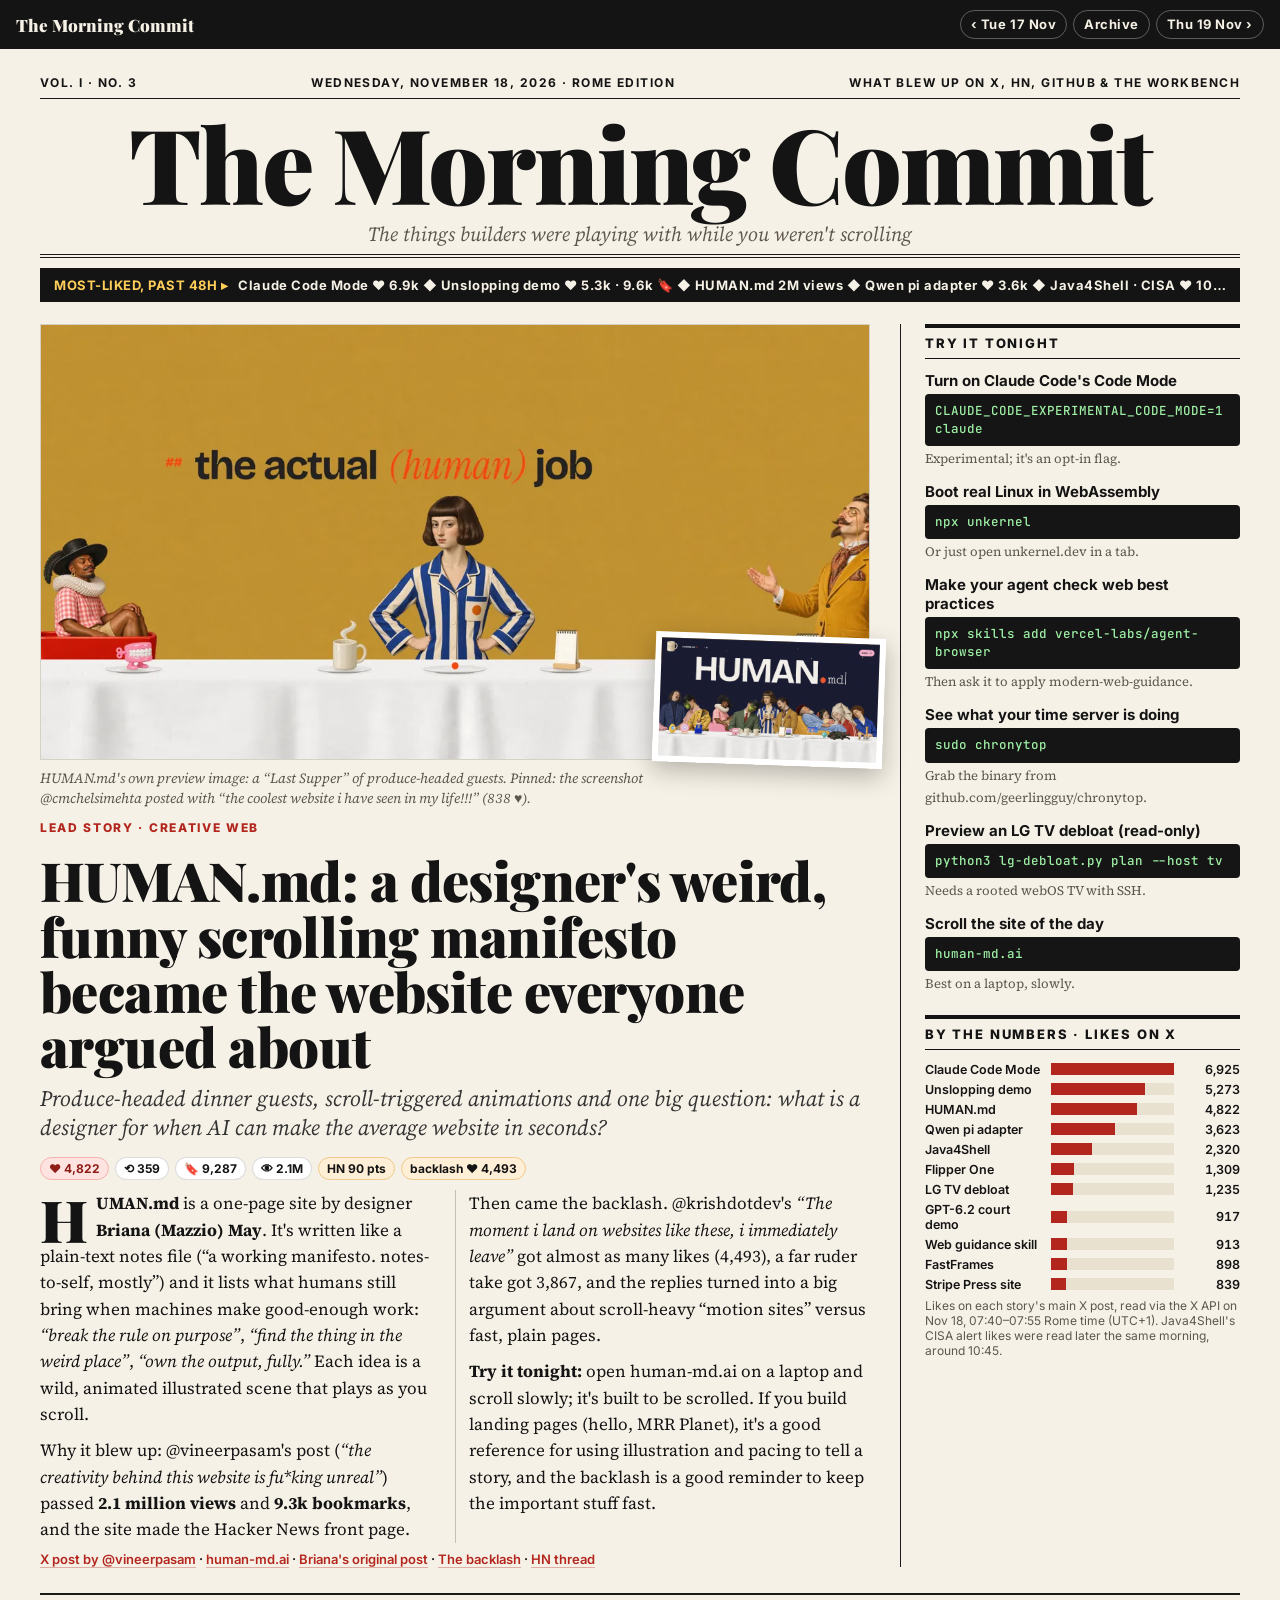
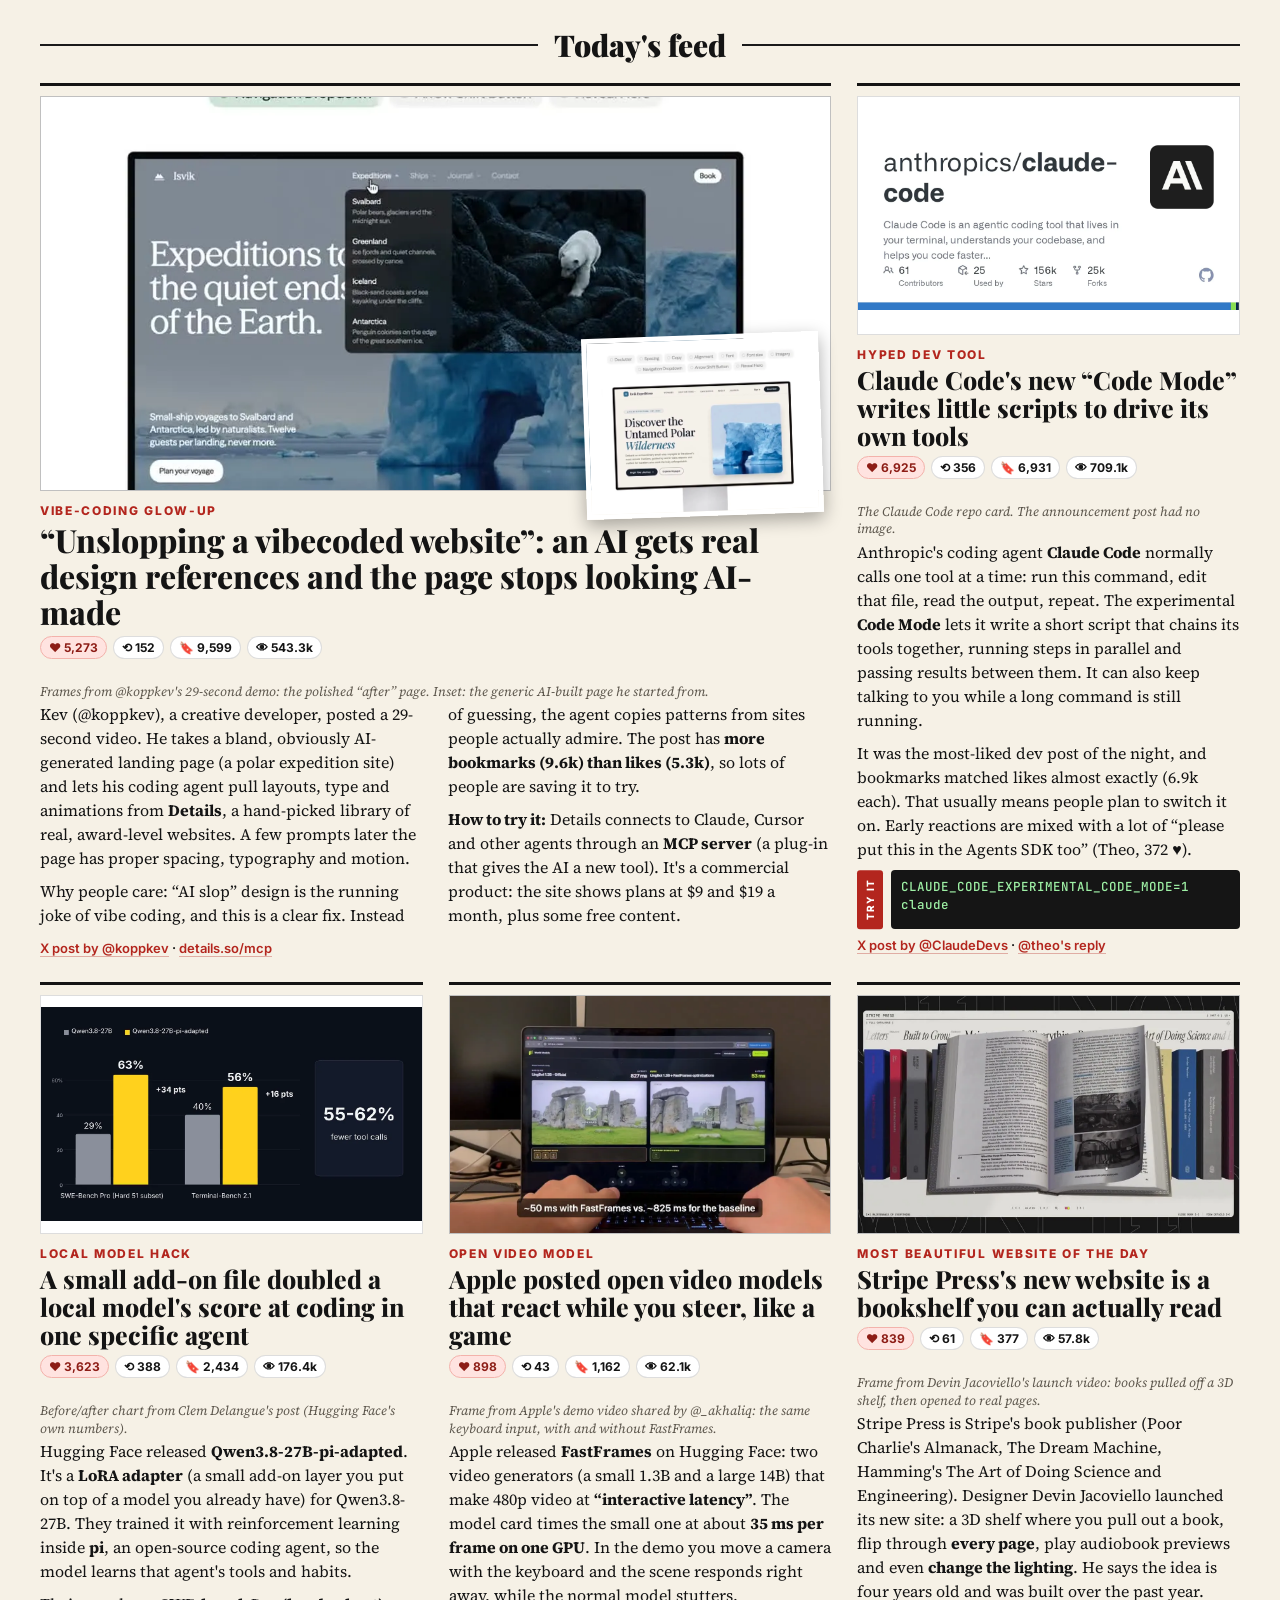
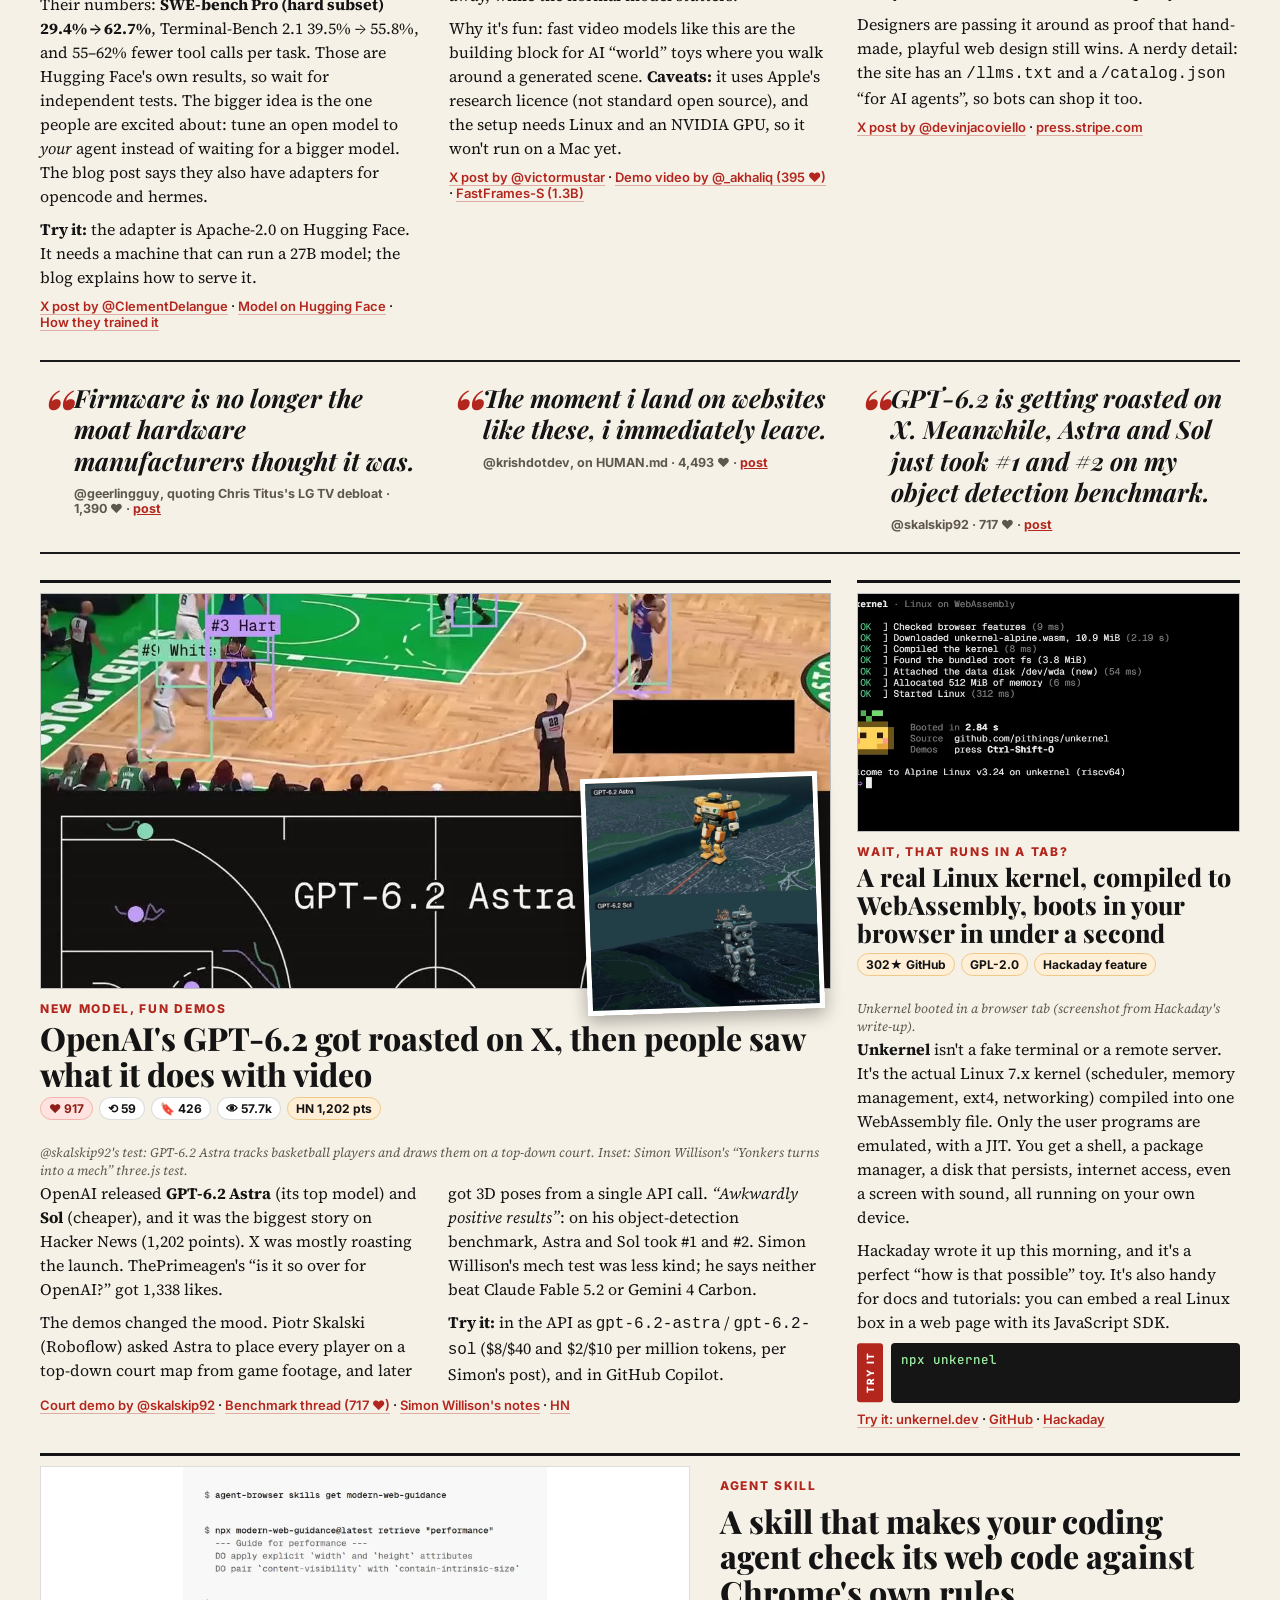
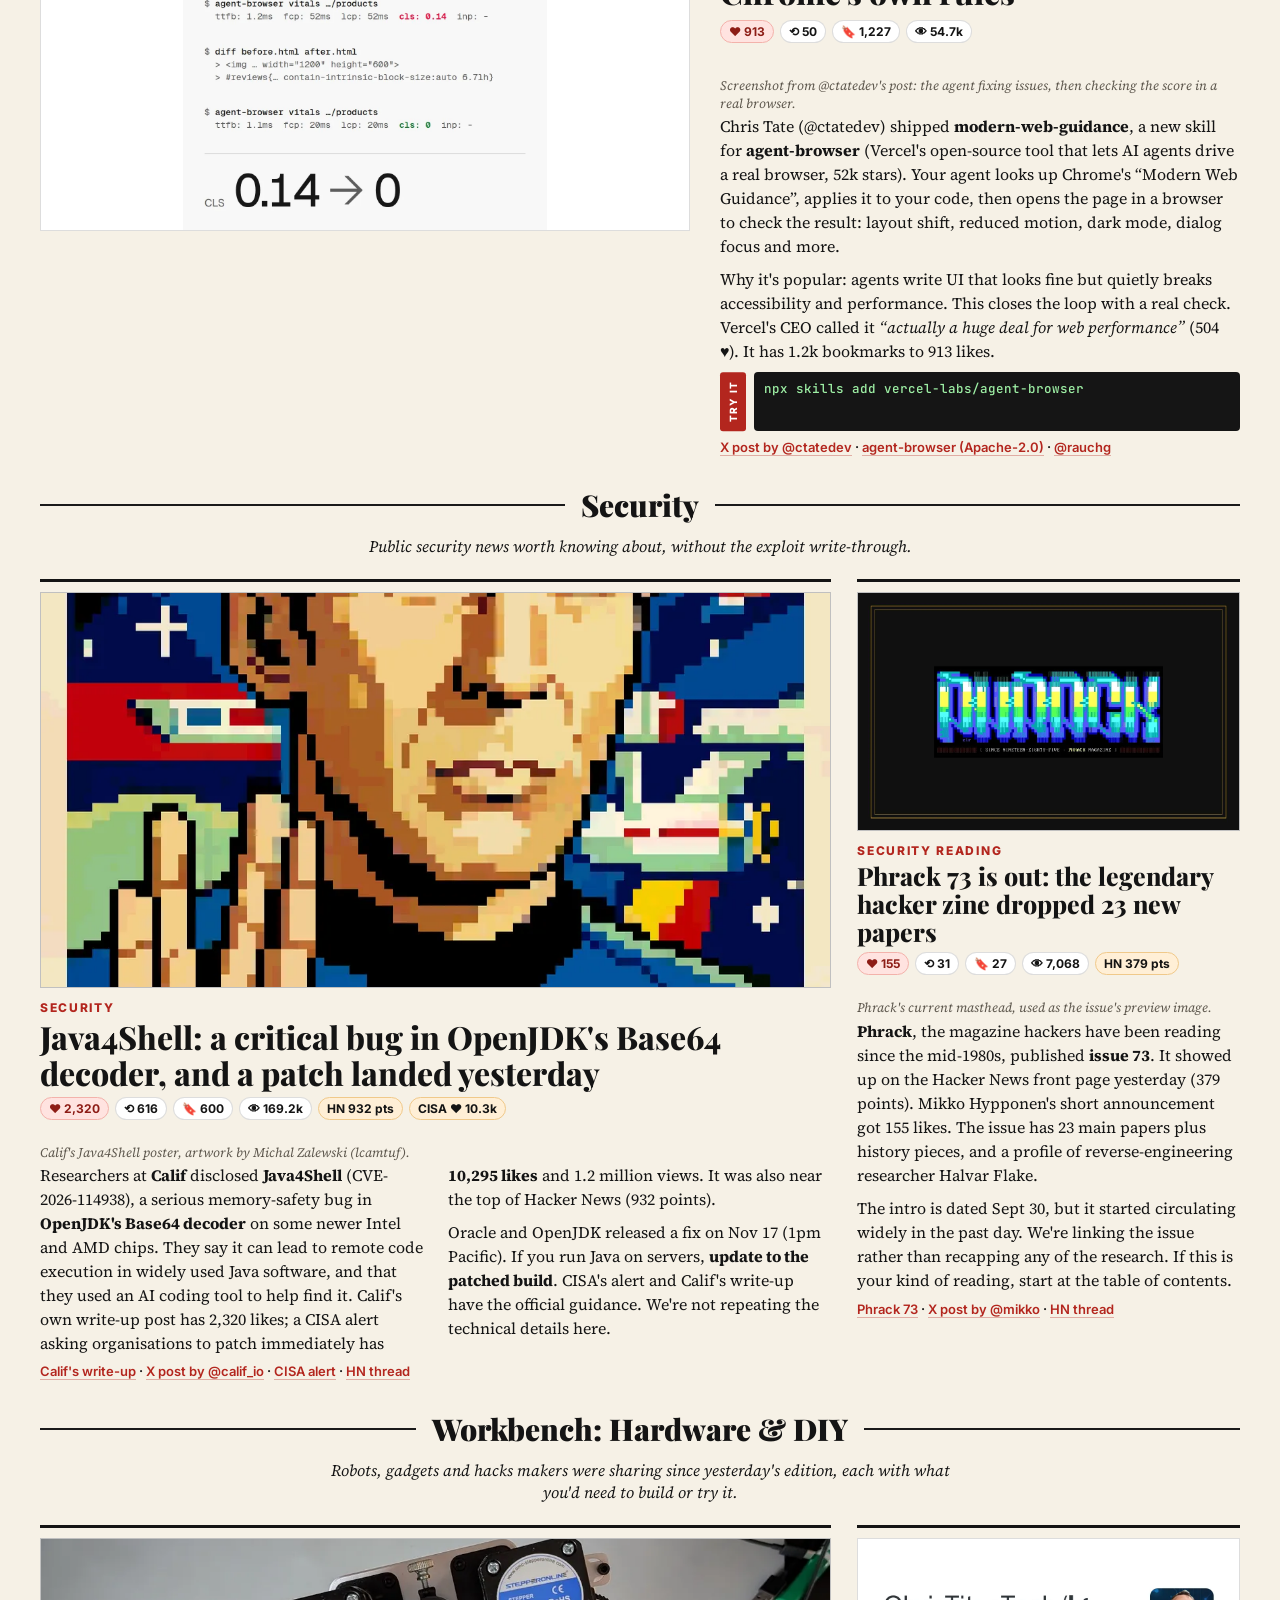
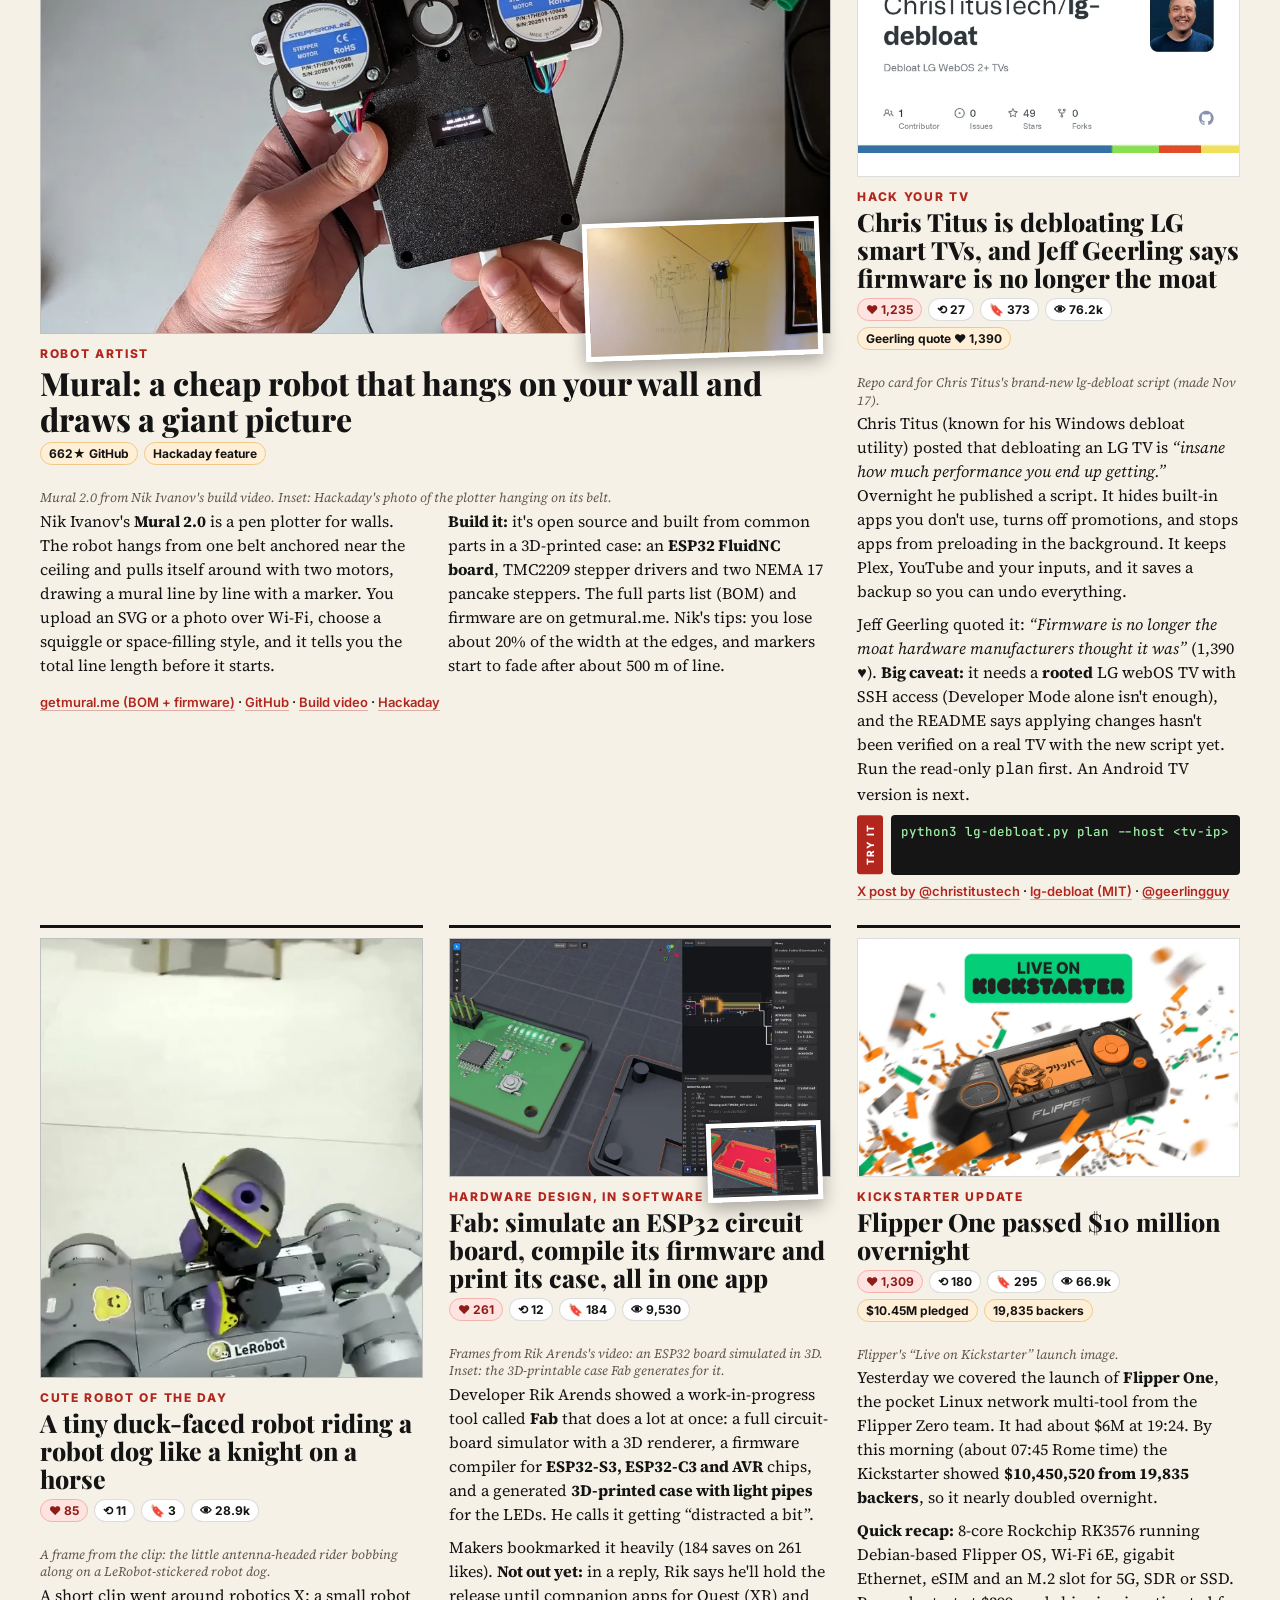
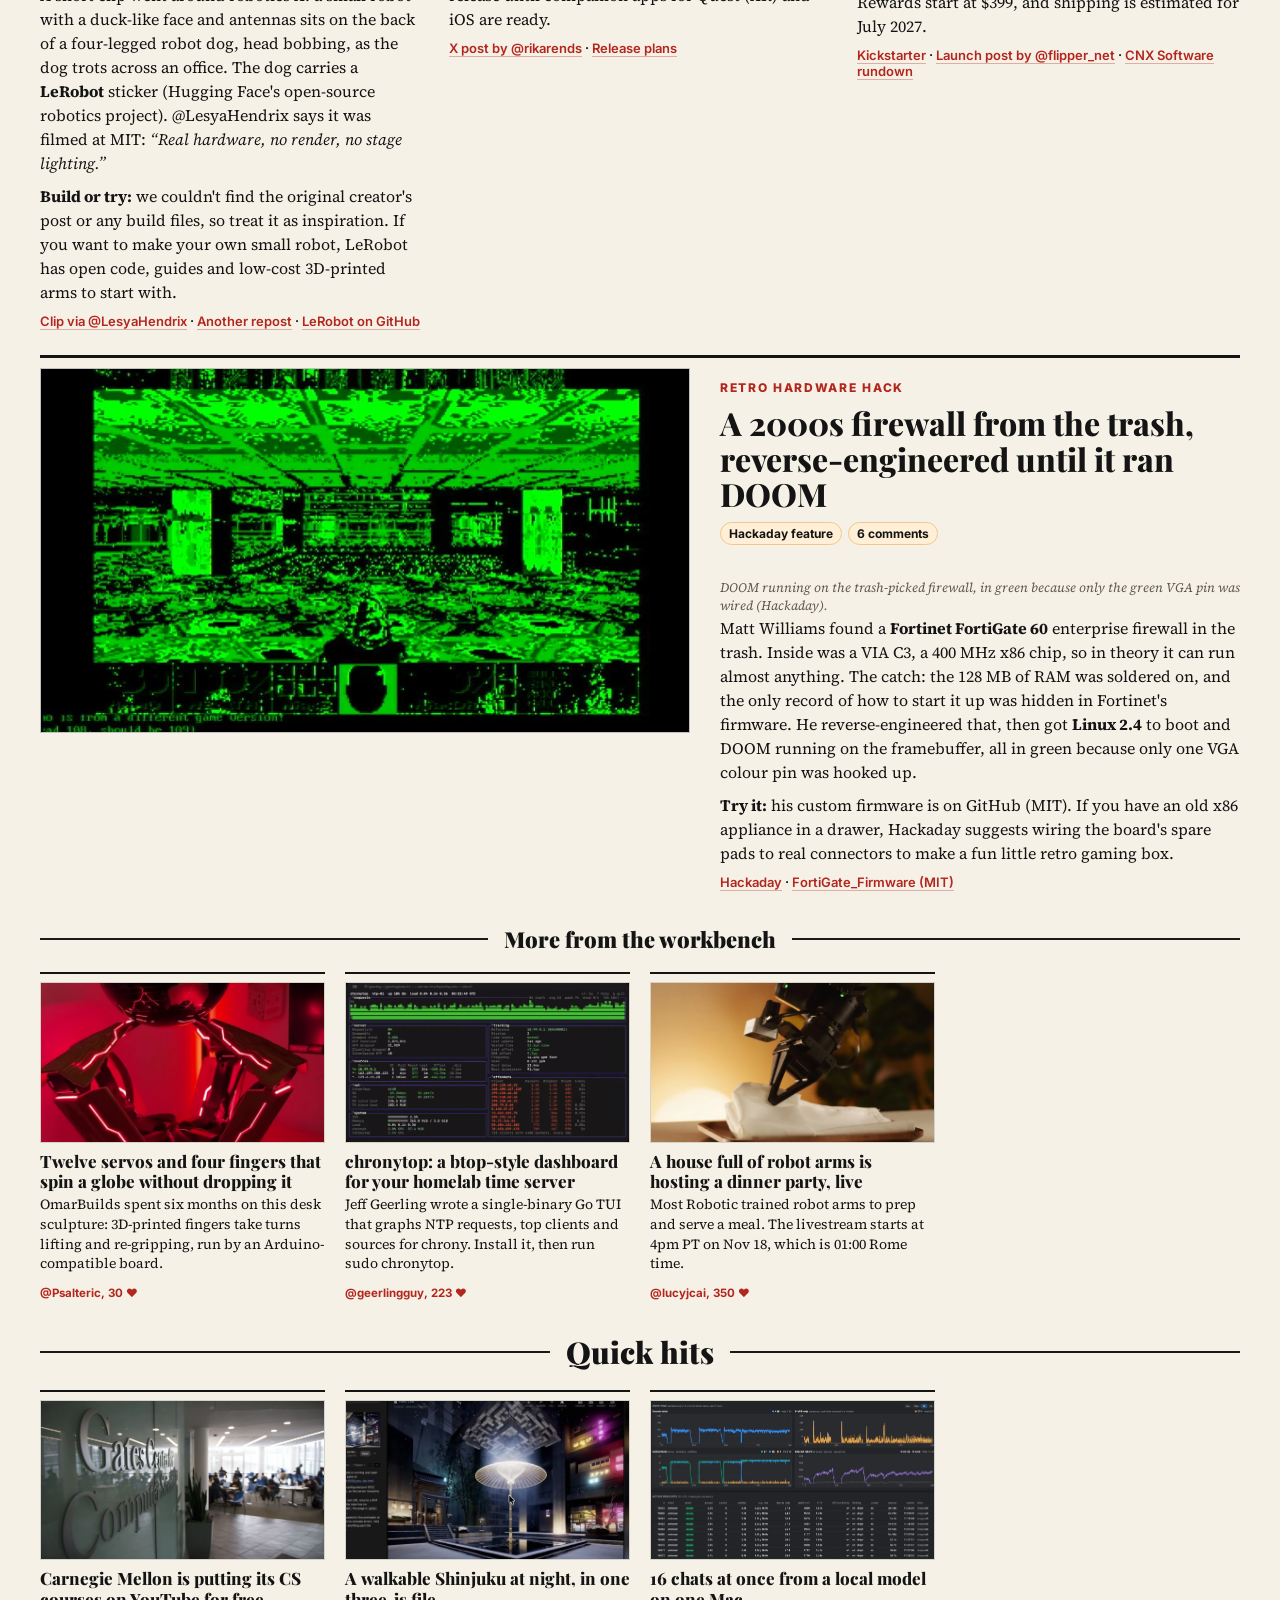
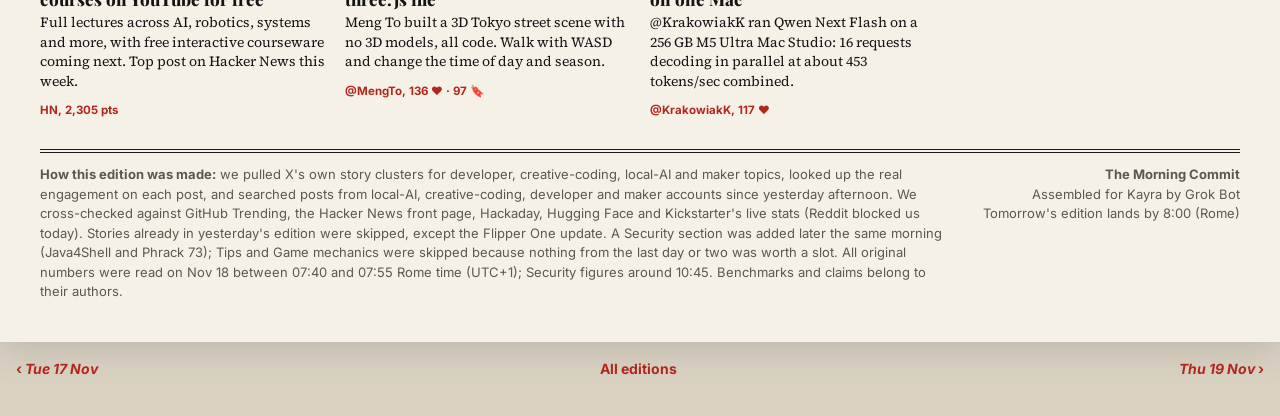
<file: editions/2026-11-18/index.html>
<!doctype html><html lang="en"><head><meta charset="utf-8"><meta name="viewport" content="width=device-width,initial-scale=1,viewport-fit=cover">
<title>The Morning Commit, Wednesday, November 18, 2026</title>
<meta name="description" content="Produce-headed dinner guests, scroll-triggered animations and one big question: what is a designer for when AI can make the average website in seconds?">
<meta name="mc:lead" content="HUMAN.md: a designer&#x27;s weird, funny scrolling manifesto became the website everyone argued about">
<meta name="mc:deck" content="Produce-headed dinner guests, scroll-triggered animations and one big question: what is a designer for when AI can make the average website in seconds?">
<meta name="mc:thumb" content="img/human-og.webp">
<link rel="preconnect" href="https://fonts.googleapis.com"><link rel="preconnect" href="https://fonts.gstatic.com" crossorigin><link href="https://fonts.googleapis.com/css2?family=Playfair+Display:ital,wght@0,700;0,900;1,700&family=Source+Serif+4:ital,opsz,wght@0,8..60,400;0,8..60,600;1,8..60,400&family=Inter:wght@500;700;800&family=JetBrains+Mono:wght@500&display=swap" rel="stylesheet">
<link rel="stylesheet" href="../../assets/style.css?v=1795761801">
<style>
.wb-intro{text-align:center;font-style:italic;margin:-8px auto 22px;max-width:640px}
.section.sub{font-size:22px;margin-top:34px}
#workbench{scroll-margin-top:12px}
#duck .ph>img:first-child{aspect-ratio:4/4.6;object-position:center 55%}
#qwenpi .ph>img:first-child,#webguide .ph>img:first-child,#codemode .ph>img:first-child,#lgdebloat .ph>img:first-child{object-fit:contain;background:#fff}
#flipper .ph>img:first-child{object-fit:contain;background:#fff}
#astra .ph .inset,#unslop .ph .inset,#mural .ph .inset,#fab .ph .inset{width:30%;bottom:-24px}
.lead .hero .chart{width:34%}
</style>
<meta name="mc:built" content="1795761801">
<!--mc:head-->
<meta name="theme-color" content="#141414">
<meta name="color-scheme" content="light">
<link rel="manifest" href="../../manifest.webmanifest">
<link rel="icon" type="image/png" sizes="48x48" href="../../assets/icons/favicon-48.png">
<link rel="icon" type="image/png" sizes="192x192" href="../../assets/icons/icon-192.png">
<link rel="apple-touch-icon" href="../../assets/icons/apple-touch-icon.png">
<meta name="apple-mobile-web-app-capable" content="yes">
<meta name="mobile-web-app-capable" content="yes">
<meta name="apple-mobile-web-app-status-bar-style" content="black-translucent">
<meta name="apple-mobile-web-app-title" content="Morning Commit">
<meta property="og:title" content="The Morning Commit · Wednesday, November 18, 2026">
<meta property="og:description" content="HUMAN.md: a designer&#x27;s weird, funny scrolling manifesto became the website everyone argued about">
<meta property="og:image" content="https://kayraucklnc.github.io/morning-commit/editions/2026-11-18/img/_thumb.webp">
<script>if(matchMedia("(max-width:760px)").matches)document.documentElement.classList.add("mc-phone");</script>
<script defer src="../../assets/app.js?v=1795761801"></script>
<!--/mc:head-->
</head>
<body><!--mc:nav--><nav class="mcnav"><div class="in"><a class="home" href="../../">The Morning Commit</a><div class="pn"><a href="../../editions/2026-11-17/" rel="prev" aria-label="Older edition">‹ <i class="lbl">Tue 17 Nov</i></a><a href="../../archive/">Archive</a><a href="../../editions/2026-11-19/" rel="next" aria-label="Newer edition"><i class="lbl">Thu 19 Nov</i> ›</a></div></div></nav><!--/mc:nav--><div class="paper">
<div class="topline"><span>Vol. I · No. 3</span><span>Wednesday, November 18, 2026 · Rome edition</span><span>What blew up on X, HN, GitHub &amp; the workbench</span></div>
<header class="mast"><h1>The Morning Commit</h1><div class="tag">The things builders were playing with while you weren't scrolling</div></header>
<div class="ticker"><b>MOST-LIKED, PAST 48H ▸</b>Claude Code Mode ♥ 6.9k ◆ Unslopping demo ♥ 5.3k · 9.6k 🔖 ◆ HUMAN.md 2M views ◆ Qwen pi adapter ♥ 3.6k ◆ Java4Shell · CISA ♥ 10.3k ◆ Flipper One passes $10.4M ◆ GPT-6.2 Astra &amp; Sol: HN 1,202 pts ◆ CMU CS free on YouTube: HN 2,305 pts</div>
<nav class="liked" aria-label="Most-liked in the past 48 hours"><div class="liked-label">Most-liked, past 48h</div><div class="liked-track"><a class="chip" href="#codemode"><img src="img/gh-claude-code.webp" alt=""><span class="chip-t">Claude Code Mode</span><span class="chip-n">♥ 6.9k</span></a><a class="chip" href="#unslop"><img src="img/f-unslop_75.webp" alt=""><span class="chip-t">Unslopping demo</span><span class="chip-n">♥ 5.3k · 9.6k 🔖</span></a><a class="chip" href="#humanmd"><img src="img/human-og.webp" alt=""><span class="chip-t">HUMAN.md</span><span class="chip-n">2.1M views</span></a><a class="chip" href="#qwenpi"><img src="img/qwenpi.webp" alt=""><span class="chip-t">Qwen pi adapter</span><span class="chip-n">♥ 3.6k</span></a><a class="chip" href="#java4shell"><img src="img/java4shell.webp" alt=""><span class="chip-t">Java4Shell</span><span class="chip-n">CISA ♥ 10.3k</span></a><a class="chip" href="#flipper"><img src="img/flipper.webp" alt=""><span class="chip-t">Flipper One</span><span class="chip-n">passes $10.4M</span></a><a class="chip" href="#astra"><img src="img/f-court_35.webp" alt=""><span class="chip-t">GPT-6.2 Astra</span><span class="chip-n">HN 1,202 pts</span></a><a class="chip" href="https://www.cs.cmu.edu/learn/"><img src="img/cmu-og.webp" alt=""><span class="chip-t">CMU CS courses</span><span class="chip-n">HN 2,305 pts</span></a></div></nav>

<section class="lead" id="humanmd">
 <div>
  <figure class="hero"><img class="main" src="img/human-og.webp" alt="HUMAN.md"><img class="chart" src="img/human-chelsi.webp" alt="HUMAN.md screenshot"><figcaption>HUMAN.md's own preview image: a “Last Supper” of produce-headed guests. Pinned: the screenshot @cmchelsimehta posted with <i>“the coolest website i have seen in my life!!!”</i> (838 ♥).</figcaption></figure>
  <div class="kicker">Lead story · Creative web</div>
  <h2>HUMAN.md: a designer&#x27;s weird, funny scrolling manifesto became the website everyone argued about</h2>
  <p class="hook">A designer&#x27;s illustrated scrolling manifesto about what people still bring in the AI era.</p>
  <p class="deck">Produce-headed dinner guests, scroll-triggered animations and one big question: what is a designer for when AI can make the average website in seconds?</p>
  <div class="badges"><span class="b like">♥ 4,822</span><span class="b rt">⟲ 359</span><span class="b sv">🔖 9,287</span><span class="b vw">👁 2.1M</span><span class="b ex">HN 90 pts</span><span class="b ex">backlash ♥ 4,493</span></div>
  <details class="more lead-more">
  <summary>Read the story</summary>
  <div class="cols">
   <p><b>HUMAN.md</b> is a one-page site by designer <b>Briana (Mazzio) May</b>. It's written like a plain-text notes file (“a working manifesto. notes-to-self, mostly”) and it lists what humans still bring when machines make good-enough work: <i>“break the rule on purpose”</i>, <i>“find the thing in the weird place”</i>, <i>“own the output, fully.”</i> Each idea is a wild, animated illustrated scene that plays as you scroll.</p>
   <p>Why it blew up: @vineerpasam's post (<i>“the creativity behind this website is fu*king unreal”</i>) passed <b>2.1 million views</b> and <b>9.3k bookmarks</b>, and the site made the Hacker News front page. Then came the backlash. @krishdotdev's <i>“The moment i land on websites like these, i immediately leave”</i> got almost as many likes (4,493), a far ruder take got 3,867, and the replies turned into a big argument about scroll-heavy “motion sites” versus fast, plain pages.</p>
   <p><b>Try it tonight:</b> open human-md.ai on a laptop and scroll slowly; it's built to be scrolled. If you build landing pages (hello, MRR Planet), it's a good reference for using illustration and pacing to tell a story, and the backlash is a good reminder to keep the important stuff fast.</p>
  </div>
  <div class="links"><a href="https://x.com/vineerpasam/status/2122668995891638416">X post by @vineerpasam</a> · <a href="https://human-md.ai">human-md.ai</a> · <a href="https://x.com/Designer_Bri/status/2118048827319984531">Briana&#x27;s original post</a> · <a href="https://x.com/krishdotdev/status/2122748224511647824">The backlash</a> · <a href="https://news.ycombinator.com/item?id=50537962">HN thread</a></div>
  </details>
 </div>
 <aside class="side">
  <details class="more side-more">
  <summary>Try it tonight</summary>
  <div class="boxh">Try it tonight</div>
  <div class="try"><ul>
   <li><b>Turn on Claude Code's Code Mode</b><code>CLAUDE_CODE_EXPERIMENTAL_CODE_MODE=1 claude</code><small>Experimental; it's an opt-in flag.</small></li>
   <li><b>Boot real Linux in WebAssembly</b><code>npx unkernel</code><small>Or just open unkernel.dev in a tab.</small></li>
   <li><b>Make your agent check web best practices</b><code>npx skills add vercel-labs/agent-browser</code><small>Then ask it to apply modern-web-guidance.</small></li>
   <li><b>See what your time server is doing</b><code>sudo chronytop</code><small>Grab the binary from github.com/geerlingguy/chronytop.</small></li>
   <li><b>Preview an LG TV debloat (read-only)</b><code>python3 lg-debloat.py plan --host tv</code><small>Needs a rooted webOS TV with SSH.</small></li>
   <li><b>Scroll the site of the day</b><code>human-md.ai</code><small>Best on a laptop, slowly.</small></li>
  </ul></div>
  <div class="numbers"><div class="boxh">By the numbers · likes on X</div><div class="bar"><span class="bl">Claude Code Mode</span><span class="bt"><i style="width:100.0%"></i></span><span class="bn">6,925</span></div><div class="bar"><span class="bl">Unslopping demo</span><span class="bt"><i style="width:76.1%"></i></span><span class="bn">5,273</span></div><div class="bar"><span class="bl">HUMAN.md</span><span class="bt"><i style="width:69.6%"></i></span><span class="bn">4,822</span></div><div class="bar"><span class="bl">Qwen pi adapter</span><span class="bt"><i style="width:52.3%"></i></span><span class="bn">3,623</span></div><div class="bar"><span class="bl">Java4Shell</span><span class="bt"><i style="width:33.5%"></i></span><span class="bn">2,320</span></div><div class="bar"><span class="bl">Flipper One</span><span class="bt"><i style="width:18.9%"></i></span><span class="bn">1,309</span></div><div class="bar"><span class="bl">LG TV debloat</span><span class="bt"><i style="width:17.8%"></i></span><span class="bn">1,235</span></div><div class="bar"><span class="bl">GPT-6.2 court demo</span><span class="bt"><i style="width:13.2%"></i></span><span class="bn">917</span></div><div class="bar"><span class="bl">Web guidance skill</span><span class="bt"><i style="width:13.2%"></i></span><span class="bn">913</span></div><div class="bar"><span class="bl">FastFrames</span><span class="bt"><i style="width:13.0%"></i></span><span class="bn">898</span></div><div class="bar"><span class="bl">Stripe Press site</span><span class="bt"><i style="width:12.1%"></i></span><span class="bn">839</span></div><div class="src">Likes on each story's main X post, read via the X API on Nov 18, 07:40–07:55 Rome time (UTC+1). Java4Shell's CISA alert likes were read later the same morning, around 10:45.</div></div>
  </details>
 </aside>
</section>

<div class="section">Today's feed</div>
<div class="grid">
 <article class="card wide" id="unslop"><figure><div class="ph"><img src="img/f-unslop_75.webp" alt=""><img class="inset" src="img/f-unslop_15.webp" alt=""></div></figure><div class="kicker">Vibe-coding glow-up</div><h3>“Unslopping a vibecoded website”: an AI gets real design references and the page stops looking AI-made</h3><p class="hook">An MCP library of real websites helps an AI un-slop a vibe-coded page.</p><div class="badges"><span class="b like">♥ 5,273</span><span class="b rt">⟲ 152</span><span class="b sv">🔖 9,599</span><span class="b vw">👁 543.3k</span></div><details class="more"><summary>Read the story</summary><figcaption>Frames from @koppkev&#x27;s 29-second demo: the polished “after” page. Inset: the generic AI-built page he started from.</figcaption><div class="txt"><p>Kev (@koppkev), a creative developer, posted a 29-second video. He takes a bland, obviously AI-generated landing page (a polar expedition site) and lets his coding agent pull layouts, type and animations from <b>Details</b>, a hand-picked library of real, award-level websites. A few prompts later the page has proper spacing, typography and motion.</p><p>Why people care: “AI slop” design is the running joke of vibe coding, and this is a clear fix. Instead of guessing, the agent copies patterns from sites people actually admire. The post has <b>more bookmarks (9.6k) than likes (5.3k)</b>, so lots of people are saving it to try.</p><p><b>How to try it:</b> Details connects to Claude, Cursor and other agents through an <b>MCP server</b> (a plug-in that gives the AI a new tool). It's a commercial product: the site shows plans at $9 and $19 a month, plus some free content.</p></div><div class="links"><a href="https://x.com/koppkev/status/2122633959888851130">X post by @koppkev</a> · <a href="https://details.so/mcp">details.so/mcp</a></div></details></article>
 <article class="card" id="codemode"><figure><div class="ph"><img src="img/gh-claude-code.webp" alt=""></div></figure><div class="kicker">Hyped dev tool</div><h3>Claude Code&#x27;s new “Code Mode” writes little scripts to drive its own tools</h3><p class="hook">Claude Code can now write a short script that chains its own tools together.</p><div class="badges"><span class="b like">♥ 6,925</span><span class="b rt">⟲ 356</span><span class="b sv">🔖 6,931</span><span class="b vw">👁 709.1k</span></div><details class="more"><summary>Read the story</summary><figcaption>The Claude Code repo card. The announcement post had no image.</figcaption><div class="txt"><p>Anthropic's coding agent <b>Claude Code</b> normally calls one tool at a time: run this command, edit that file, read the output, repeat. The experimental <b>Code Mode</b> lets it write a short script that chains its tools together, running steps in parallel and passing results between them. It can also keep talking to you while a long command is still running.</p><p>It was the most-liked dev post of the night, and bookmarks matched likes almost exactly (6.9k each). That usually means people plan to switch it on. Early reactions are mixed with a lot of “please put this in the Agents SDK too” (Theo, 372 ♥).</p></div><div class="tryit"><span>TRY IT</span><code>CLAUDE_CODE_EXPERIMENTAL_CODE_MODE=1 claude</code></div><div class="links"><a href="https://x.com/ClaudeDevs/status/2122801681939234950">X post by @ClaudeDevs</a> · <a href="https://x.com/theo/status/2122828793358459335">@theo&#x27;s reply</a></div></details></article>
 <article class="card" id="qwenpi"><figure><div class="ph"><img src="img/qwenpi.webp" alt=""></div></figure><div class="kicker">Local model hack</div><h3>A small add-on file doubled a local model&#x27;s score at coding in one specific agent</h3><p class="hook">A small LoRA add-on doubled a local Qwen model&#x27;s coding score inside one agent.</p><div class="badges"><span class="b like">♥ 3,623</span><span class="b rt">⟲ 388</span><span class="b sv">🔖 2,434</span><span class="b vw">👁 176.4k</span></div><details class="more"><summary>Read the story</summary><figcaption>Before/after chart from Clem Delangue&#x27;s post (Hugging Face&#x27;s own numbers).</figcaption><div class="txt"><p>Hugging Face released <b>Qwen3.8-27B-pi-adapted</b>. It's a <b>LoRA adapter</b> (a small add-on layer you put on top of a model you already have) for Qwen3.8-27B. They trained it with reinforcement learning inside <b>pi</b>, an open-source coding agent, so the model learns that agent's tools and habits.</p><p>Their numbers: <b>SWE-bench Pro (hard subset) 29.4% → 62.7%</b>, Terminal-Bench 2.1 39.5% → 55.8%, and 55–62% fewer tool calls per task. Those are Hugging Face's own results, so wait for independent tests. The bigger idea is the one people are excited about: tune an open model to <i>your</i> agent instead of waiting for a bigger model. The blog post says they also have adapters for opencode and hermes.</p><p><b>Try it:</b> the adapter is Apache-2.0 on Hugging Face. It needs a machine that can run a 27B model; the blog explains how to serve it.</p></div><div class="links"><a href="https://x.com/ClementDelangue/status/2122784279604383914">X post by @ClementDelangue</a> · <a href="https://huggingface.co/harness-hub/Qwen3.8-27B-pi-adapted">Model on Hugging Face</a> · <a href="https://huggingface.co/blog/harness-hub/harness-adapters">How they trained it</a></div></details></article>
 <article class="card" id="fastframes"><figure><div class="ph"><img src="img/f-ff_35.webp" alt=""></div></figure><div class="kicker">Open video model</div><h3>Apple posted open video models that react while you steer, like a game</h3><p class="hook">Apple open-sourced video models you steer in real time, more like a game.</p><div class="badges"><span class="b like">♥ 898</span><span class="b rt">⟲ 43</span><span class="b sv">🔖 1,162</span><span class="b vw">👁 62.1k</span></div><details class="more"><summary>Read the story</summary><figcaption>Frame from Apple&#x27;s demo video shared by @_akhaliq: the same keyboard input, with and without FastFrames.</figcaption><div class="txt"><p>Apple released <b>FastFrames</b> on Hugging Face: two video generators (a small 1.3B and a large 14B) that make 480p video at <b>“interactive latency”</b>. The model card times the small one at about <b>35 ms per frame on one GPU</b>. In the demo you move a camera with the keyboard and the scene responds right away, while the normal model stutters.</p><p>Why it's fun: fast video models like this are the building block for AI “world” toys where you walk around a generated scene. <b>Caveats:</b> it uses Apple's research licence (not standard open source), and the setup needs Linux and an NVIDIA GPU, so it won't run on a Mac yet.</p></div><div class="links"><a href="https://x.com/victormustar/status/2122818132704124984">X post by @victormustar</a> · <a href="https://x.com/_akhaliq/status/2122824565185503427">Demo video by @_akhaliq (395 ♥)</a> · <a href="https://huggingface.co/apple/FastFrames-S">FastFrames-S (1.3B)</a></div></details></article>
 <article class="card" id="stripepress"><figure><div class="ph"><img src="img/f-stripe_55.webp" alt=""></div></figure><div class="kicker">Most beautiful website of the day</div><h3>Stripe Press&#x27;s new website is a bookshelf you can actually read</h3><p class="hook">Stripe Press made a 3D bookshelf you can pull down and actually read.</p><div class="badges"><span class="b like">♥ 839</span><span class="b rt">⟲ 61</span><span class="b sv">🔖 377</span><span class="b vw">👁 57.8k</span></div><details class="more"><summary>Read the story</summary><figcaption>Frame from Devin Jacoviello&#x27;s launch video: books pulled off a 3D shelf, then opened to real pages.</figcaption><div class="txt"><p>Stripe Press is Stripe's book publisher (Poor Charlie's Almanack, The Dream Machine, Hamming's The Art of Doing Science and Engineering). Designer Devin Jacoviello launched its new site: a 3D shelf where you pull out a book, flip through <b>every page</b>, play audiobook previews and even <b>change the lighting</b>. He says the idea is four years old and was built over the past year.</p><p>Designers are passing it around as proof that hand-made, playful web design still wins. A nerdy detail: the site has an <code>/llms.txt</code> and a <code>/catalog.json</code> “for AI agents”, so bots can shop it too.</p></div><div class="links"><a href="https://x.com/devinjacoviello/status/2122725822704623925">X post by @devinjacoviello</a> · <a href="https://press.stripe.com">press.stripe.com</a></div></details></article>
</div>

<details class="more quotes-more">
 <summary>Quotes from today</summary>
<div class="pull">
 <blockquote>Firmware is no longer the moat hardware manufacturers thought it was.<cite>@geerlingguy, quoting Chris Titus's LG TV debloat · 1,390 ♥ · <a href="https://x.com/geerlingguy/status/2122879296654004381">post</a></cite></blockquote>
 <blockquote>The moment i land on websites like these, i immediately leave.<cite>@krishdotdev, on HUMAN.md · 4,493 ♥ · <a href="https://x.com/krishdotdev/status/2122748224511647824">post</a></cite></blockquote>
 <blockquote>GPT-6.2 is getting roasted on X. Meanwhile, Astra and Sol just took #1 and #2 on my object detection benchmark.<cite>@skalskip92 · 717 ♥ · <a href="https://x.com/skalskip92/status/2122826476252746149">post</a></cite></blockquote>
</div>
</details>

<div class="grid" style="margin-top:26px">
 <article class="card wide" id="astra"><figure><div class="ph"><img src="img/f-court_35.webp" alt=""><img class="inset" src="img/f-mech_35.webp" alt=""></div></figure><div class="kicker">New model, fun demos</div><h3>OpenAI&#x27;s GPT-6.2 got roasted on X, then people saw what it does with video</h3><p class="hook">While GPT-6.2 got roasted, two new models topped a video object-detection test.</p><div class="badges"><span class="b like">♥ 917</span><span class="b rt">⟲ 59</span><span class="b sv">🔖 426</span><span class="b vw">👁 57.7k</span><span class="b ex">HN 1,202 pts</span></div><details class="more"><summary>Read the story</summary><figcaption>@skalskip92&#x27;s test: GPT-6.2 Astra tracks basketball players and draws them on a top-down court. Inset: Simon Willison&#x27;s “Yonkers turns into a mech” three.js test.</figcaption><div class="txt"><p>OpenAI released <b>GPT-6.2 Astra</b> (its top model) and <b>Sol</b> (cheaper), and it was the biggest story on Hacker News (1,202 points). X was mostly roasting the launch. ThePrimeagen's “is it so over for OpenAI?” got 1,338 likes.</p><p>The demos changed the mood. Piotr Skalski (Roboflow) asked Astra to place every player on a top-down court map from game footage, and later got 3D poses from a single API call. <i>“Awkwardly positive results”</i>: on his object-detection benchmark, Astra and Sol took #1 and #2. Simon Willison's mech test was less kind; he says neither beat Claude Fable 5.2 or Gemini 4 Carbon.</p><p><b>Try it:</b> in the API as <code>gpt-6.2-astra</code> / <code>gpt-6.2-sol</code> ($8/$40 and $2/$10 per million tokens, per Simon's post), and in GitHub Copilot.</p></div><div class="links"><a href="https://x.com/skalskip92/status/2122783085531979799">Court demo by @skalskip92</a> · <a href="https://x.com/skalskip92/status/2122826476252746149">Benchmark thread (717 ♥)</a> · <a href="https://simonwillison.net/2026/Nov/17/gpt62-astra-and-sol/">Simon Willison&#x27;s notes</a> · <a href="https://news.ycombinator.com/item?id=50535230">HN</a></div></details></article>
 <article class="card" id="unkernel"><figure><div class="ph"><img src="img/unkernel.webp" alt=""></div></figure><div class="kicker">Wait, that runs in a tab?</div><h3>A real Linux kernel, compiled to WebAssembly, boots in your browser in under a second</h3><p class="hook">A real Linux kernel compiled to WebAssembly boots in a browser tab instantly.</p><div class="badges"><span class="b ex">302★ GitHub</span><span class="b ex">GPL-2.0</span><span class="b ex">Hackaday feature</span></div><details class="more"><summary>Read the story</summary><figcaption>Unkernel booted in a browser tab (screenshot from Hackaday&#x27;s write-up).</figcaption><div class="txt"><p><b>Unkernel</b> isn't a fake terminal or a remote server. It's the actual Linux 7.x kernel (scheduler, memory management, ext4, networking) compiled into one WebAssembly file. Only the user programs are emulated, with a JIT. You get a shell, a package manager, a disk that persists, internet access, even a screen with sound, all running on your own device.</p><p>Hackaday wrote it up this morning, and it's a perfect “how is that possible” toy. It's also handy for docs and tutorials: you can embed a real Linux box in a web page with its JavaScript SDK.</p></div><div class="tryit"><span>TRY IT</span><code>npx unkernel</code></div><div class="links"><a href="https://unkernel.dev">Try it: unkernel.dev</a> · <a href="https://github.com/pithings/unkernel">GitHub</a> · <a href="https://hackaday.com/2026/11/17/linux-in-a-browser-tab/">Hackaday</a></div></details></article>
 <article class="card full" id="webguide"><figure><div class="ph"><img src="img/awg.webp" alt=""></div></figure><div class="kicker">Agent skill</div><h3>A skill that makes your coding agent check its web code against Chrome&#x27;s own rules</h3><p class="hook">A skill that makes your coding agent check its web UI against Chrome&#x27;s own rules.</p><div class="badges"><span class="b like">♥ 913</span><span class="b rt">⟲ 50</span><span class="b sv">🔖 1,227</span><span class="b vw">👁 54.7k</span></div><details class="more"><summary>Read the story</summary><figcaption>Screenshot from @ctatedev&#x27;s post: the agent fixing issues, then checking the score in a real browser.</figcaption><div class="txt"><p>Chris Tate (@ctatedev) shipped <b>modern-web-guidance</b>, a new skill for <b>agent-browser</b> (Vercel's open-source tool that lets AI agents drive a real browser, 52k stars). Your agent looks up Chrome's “Modern Web Guidance”, applies it to your code, then opens the page in a browser to check the result: layout shift, reduced motion, dark mode, dialog focus and more.</p><p>Why it's popular: agents write UI that looks fine but quietly breaks accessibility and performance. This closes the loop with a real check. Vercel's CEO called it <i>“actually a huge deal for web performance”</i> (504 ♥). It has 1.2k bookmarks to 913 likes.</p></div><div class="tryit"><span>TRY IT</span><code>npx skills add vercel-labs/agent-browser</code></div><div class="links"><a href="https://x.com/ctatedev/status/2122816672625275030">X post by @ctatedev</a> · <a href="https://github.com/vercel-labs/agent-browser">agent-browser (Apache-2.0)</a> · <a href="https://x.com/rauchg/status/2122830064152899991">@rauchg</a></div></details></article>
</div>

<div class="section" id="security">Security</div>
<p class="wb-intro">Public security news worth knowing about, without the exploit write-through.</p>
<div class="grid"><article class="card wide" id="java4shell"><figure><div class="ph"><img src="img/java4shell.webp" alt=""></div></figure><div class="kicker">Security</div><h3>Java4Shell: a critical bug in OpenJDK&#x27;s Base64 decoder, and a patch landed yesterday</h3><p class="hook">A critical OpenJDK bug in Base64 decoding. A patch shipped yesterday; update Java.</p><div class="badges"><span class="b like">♥ 2,320</span><span class="b rt">⟲ 616</span><span class="b sv">🔖 600</span><span class="b vw">👁 169.2k</span><span class="b ex">HN 932 pts</span><span class="b ex">CISA ♥ 10.3k</span></div><details class="more"><summary>Read the story</summary><figcaption>Calif&#x27;s Java4Shell poster, artwork by Michal Zalewski (lcamtuf).</figcaption><div class="txt"><p>Researchers at <b>Calif</b> disclosed <b>Java4Shell</b> (CVE-2026-114938), a serious memory-safety bug in <b>OpenJDK's Base64 decoder</b> on some newer Intel and AMD chips. They say it can lead to remote code execution in widely used Java software, and that they used an AI coding tool to help find it. Calif's own write-up post has 2,320 likes; a CISA alert asking organisations to patch immediately has <b>10,295 likes</b> and 1.2 million views. It was also near the top of Hacker News (932 points).</p><p>Oracle and OpenJDK released a fix on Nov 17 (1pm Pacific). If you run Java on servers, <b>update to the patched build</b>. CISA's alert and Calif's write-up have the official guidance. We're not repeating the technical details here.</p></div><div class="links"><a href="https://calif.io/java4shell/">Calif&#x27;s write-up</a> · <a href="https://x.com/calif_io/status/2122799880221687837">X post by @calif_io</a> · <a href="https://www.cisa.gov/news-events/alerts/2026/11/17/critical-java-vulnerability-requires-immediate-patching">CISA alert</a> · <a href="https://news.ycombinator.com/item?id=50538240">HN thread</a></div></details></article><article class="card" id="phrack"><figure><div class="ph"><img src="img/phrack-card.webp" alt=""></div></figure><div class="kicker">Security reading</div><h3>Phrack 73 is out: the legendary hacker zine dropped 23 new papers</h3><p class="hook">The legendary hacker magazine dropped issue 73, and it landed on the HN front page.</p><div class="badges"><span class="b like">♥ 155</span><span class="b rt">⟲ 31</span><span class="b sv">🔖 27</span><span class="b vw">👁 7,068</span><span class="b ex">HN 379 pts</span></div><details class="more"><summary>Read the story</summary><figcaption>Phrack&#x27;s current masthead, used as the issue&#x27;s preview image.</figcaption><div class="txt"><p><b>Phrack</b>, the magazine hackers have been reading since the mid-1980s, published <b>issue 73</b>. It showed up on the Hacker News front page yesterday (379 points). Mikko Hypponen's short announcement got 155 likes. The issue has 23 main papers plus history pieces, and a profile of reverse-engineering researcher Halvar Flake.</p><p>The intro is dated Sept 30, but it started circulating widely in the past day. We're linking the issue rather than recapping any of the research. If this is your kind of reading, start at the table of contents.</p></div><div class="links"><a href="https://phrack.org/issues/73/introduction_md">Phrack 73</a> · <a href="https://x.com/mikko/status/2122744094036484366">X post by @mikko</a> · <a href="https://news.ycombinator.com/item?id=50535992">HN thread</a></div></details></article></div>


<div class="section" id="workbench">Workbench: Hardware &amp; DIY</div>
<p class="wb-intro">Robots, gadgets and hacks makers were sharing since yesterday's edition, each with what you'd need to build or try it.</p>
<div class="grid"><article class="card wide" id="mural"><figure><div class="ph"><img src="img/mural-yt.webp" alt=""><img class="inset" src="img/mural.webp" alt=""></div></figure><div class="kicker">Robot artist</div><h3>Mural: a cheap robot that hangs on your wall and draws a giant picture</h3><p class="hook">An ESP32 pen plotter hangs from a belt and draws giant pictures on your wall.</p><div class="badges"><span class="b ex">662★ GitHub</span><span class="b ex">Hackaday feature</span></div><details class="more"><summary>Read the story</summary><figcaption>Mural 2.0 from Nik Ivanov&#x27;s build video. Inset: Hackaday&#x27;s photo of the plotter hanging on its belt.</figcaption><div class="txt"><p>Nik Ivanov's <b>Mural 2.0</b> is a pen plotter for walls. The robot hangs from one belt anchored near the ceiling and pulls itself around with two motors, drawing a mural line by line with a marker. You upload an SVG or a photo over Wi-Fi, choose a squiggle or space-filling style, and it tells you the total line length before it starts.</p><p><b>Build it:</b> it's open source and built from common parts in a 3D-printed case: an <b>ESP32 FluidNC board</b>, TMC2209 stepper drivers and two NEMA 17 pancake steppers. The full parts list (BOM) and firmware are on getmural.me. Nik's tips: you lose about 20% of the width at the edges, and markers start to fade after about 500 m of line.</p></div><div class="links"><a href="https://getmural.me">getmural.me (BOM + firmware)</a> · <a href="https://github.com/nikivanov/mural">GitHub</a> · <a href="https://www.youtube.com/watch?v=Hjp9P1Shx5E">Build video</a> · <a href="https://hackaday.com/2026/11/17/a-pen-plotter-to-draw-you-up-on-the-wall/">Hackaday</a></div></details></article><article class="card" id="lgdebloat"><figure><div class="ph"><img src="img/gh-lg-debloat.webp" alt=""></div></figure><div class="kicker">Hack your TV</div><h3>Chris Titus is debloating LG smart TVs, and Jeff Geerling says firmware is no longer the moat</h3><p class="hook">A new script strips bloat from rooted LG TVs. Geerling says firmware is no moat.</p><div class="badges"><span class="b like">♥ 1,235</span><span class="b rt">⟲ 27</span><span class="b sv">🔖 373</span><span class="b vw">👁 76.2k</span><span class="b ex">Geerling quote ♥ 1,390</span></div><details class="more"><summary>Read the story</summary><figcaption>Repo card for Chris Titus&#x27;s brand-new lg-debloat script (made Nov 17).</figcaption><div class="txt"><p>Chris Titus (known for his Windows debloat utility) posted that debloating an LG TV is <i>“insane how much performance you end up getting.”</i> Overnight he published a script. It hides built-in apps you don't use, turns off promotions, and stops apps from preloading in the background. It keeps Plex, YouTube and your inputs, and it saves a backup so you can undo everything.</p><p>Jeff Geerling quoted it: <i>“Firmware is no longer the moat hardware manufacturers thought it was”</i> (1,390 ♥). <b>Big caveat:</b> it needs a <b>rooted</b> LG webOS TV with SSH access (Developer Mode alone isn't enough), and the README says applying changes hasn't been verified on a real TV with the new script yet. Run the read-only <code>plan</code> first. An Android TV version is next.</p></div><div class="tryit"><span>TRY IT</span><code>python3 lg-debloat.py plan --host &lt;tv-ip&gt;</code></div><div class="links"><a href="https://x.com/christitustech/status/2122807347093610629">X post by @christitustech</a> · <a href="https://github.com/ChrisTitusTech/lg-debloat">lg-debloat (MIT)</a> · <a href="https://x.com/geerlingguy/status/2122879296654004381">@geerlingguy</a></div></details></article><article class="card" id="duck"><figure><div class="ph"><img src="img/f-duck2_55.webp" alt=""></div></figure><div class="kicker">Cute robot of the day</div><h3>A tiny duck-faced robot riding a robot dog like a knight on a horse</h3><p class="hook">A tiny duck-faced robot rides a four-legged robot dog like a knight.</p><div class="badges"><span class="b like">♥ 85</span><span class="b rt">⟲ 11</span><span class="b sv">🔖 3</span><span class="b vw">👁 28.9k</span></div><details class="more"><summary>Read the story</summary><figcaption>A frame from the clip: the little antenna-headed rider bobbing along on a LeRobot-stickered robot dog.</figcaption><div class="txt"><p>A short clip went around robotics X: a small robot with a duck-like face and antennas sits on the back of a four-legged robot dog, head bobbing, as the dog trots across an office. The dog carries a <b>LeRobot</b> sticker (Hugging Face's open-source robotics project). @LesyaHendrix says it was filmed at MIT: <i>“Real hardware, no render, no stage lighting.”</i></p><p><b>Build or try:</b> we couldn't find the original creator's post or any build files, so treat it as inspiration. If you want to make your own small robot, LeRobot has open code, guides and low-cost 3D-printed arms to start with.</p></div><div class="links"><a href="https://x.com/LesyaHendrix/status/2122703212000002451">Clip via @LesyaHendrix</a> · <a href="https://x.com/SchiedC60393/status/2122691552820552169">Another repost</a> · <a href="https://github.com/huggingface/lerobot">LeRobot on GitHub</a></div></details></article><article class="card" id="fab"><figure><div class="ph"><img src="img/f-fab_55.webp" alt=""><img class="inset" src="img/f-fab_90.webp" alt=""></div></figure><div class="kicker">Hardware design, in software</div><h3>Fab: simulate an ESP32 circuit board, compile its firmware and print its case, all in one app</h3><p class="hook">One work-in-progress app simulates an ESP32 board, compiles firmware and prints the case.</p><div class="badges"><span class="b like">♥ 261</span><span class="b rt">⟲ 12</span><span class="b sv">🔖 184</span><span class="b vw">👁 9,530</span></div><details class="more"><summary>Read the story</summary><figcaption>Frames from Rik Arends&#x27;s video: an ESP32 board simulated in 3D. Inset: the 3D-printable case Fab generates for it.</figcaption><div class="txt"><p>Developer Rik Arends showed a work-in-progress tool called <b>Fab</b> that does a lot at once: a full circuit-board simulator with a 3D renderer, a firmware compiler for <b>ESP32-S3, ESP32-C3 and AVR</b> chips, and a generated <b>3D-printed case with light pipes</b> for the LEDs. He calls it getting “distracted a bit”.</p><p>Makers bookmarked it heavily (184 saves on 261 likes). <b>Not out yet:</b> in a reply, Rik says he'll hold the release until companion apps for Quest (XR) and iOS are ready.</p></div><div class="links"><a href="https://x.com/rikarends/status/2122700053047660562">X post by @rikarends</a> · <a href="https://x.com/rikarends/status/2122787357568967106">Release plans</a></div></details></article><article class="card" id="flipper"><figure><div class="ph"><img src="img/flipper.webp" alt=""></div></figure><div class="kicker">Kickstarter update</div><h3>Flipper One passed $10 million overnight</h3><p class="hook">The Flipper One Kickstarter nearly doubled overnight, passing $10.4 million.</p><div class="badges"><span class="b like">♥ 1,309</span><span class="b rt">⟲ 180</span><span class="b sv">🔖 295</span><span class="b vw">👁 66.9k</span><span class="b ex">$10.45M pledged</span><span class="b ex">19,835 backers</span></div><details class="more"><summary>Read the story</summary><figcaption>Flipper&#x27;s “Live on Kickstarter” launch image.</figcaption><div class="txt"><p>Yesterday we covered the launch of <b>Flipper One</b>, the pocket Linux network multi-tool from the Flipper Zero team. It had about $6M at 19:24. By this morning (about 07:45 Rome time) the Kickstarter showed <b>$10,450,520 from 19,835 backers</b>, so it nearly doubled overnight.</p><p><b>Quick recap:</b> 8-core Rockchip RK3576 running Debian-based Flipper OS, Wi-Fi 6E, gigabit Ethernet, eSIM and an M.2 slot for 5G, SDR or SSD. Rewards start at $399, and shipping is estimated for July 2027.</p></div><div class="links"><a href="https://www.kickstarter.com/projects/flipper-devices/flipper-one">Kickstarter</a> · <a href="https://x.com/flipper_net/status/2122721732817502296">Launch post by @flipper_net</a> · <a href="https://x.com/cnxsoft/status/2122902139672698956">CNX Software rundown</a></div></details></article><article class="card full" id="fortigate"><figure><div class="ph"><img src="img/fortigate.webp" alt=""></div></figure><div class="kicker">Retro hardware hack</div><h3>A 2000s firewall from the trash, reverse-engineered until it ran DOOM</h3><p class="hook">A trash-picked 2000s FortiGate firewall was reverse-engineered until it ran DOOM.</p><div class="badges"><span class="b ex">Hackaday feature</span><span class="b ex">6 comments</span></div><details class="more"><summary>Read the story</summary><figcaption>DOOM running on the trash-picked firewall, in green because only the green VGA pin was wired (Hackaday).</figcaption><div class="txt"><p>Matt Williams found a <b>Fortinet FortiGate 60</b> enterprise firewall in the trash. Inside was a VIA C3, a 400 MHz x86 chip, so in theory it can run almost anything. The catch: the 128 MB of RAM was soldered on, and the only record of how to start it up was hidden in Fortinet's firmware. He reverse-engineered that, then got <b>Linux 2.4</b> to boot and DOOM running on the framebuffer, all in green because only one VGA colour pin was hooked up.</p><p><b>Try it:</b> his custom firmware is on GitHub (MIT). If you have an old x86 appliance in a drawer, Hackaday suggests wiring the board's spare pads to real connectors to make a fun little retro gaming box.</p></div><div class="links"><a href="https://hackaday.com/2026/11/17/custom-firmware-for-fortinet-fortigate-60-firewall-router/">Hackaday</a> · <a href="https://github.com/seishuku/FortiGate_Firmware">FortiGate_Firmware (MIT)</a></div></details></article></div>
<div class="section sub">More from the workbench</div>
<div class="qgrid"><a class="qh" href="https://x.com/Psalteric/status/2122825520412811597"><img src="img/f-globe_55.webp" alt=""><div><b>Twelve servos and four fingers that spin a globe without dropping it</b><p>OmarBuilds spent six months on this desk sculpture: 3D-printed fingers take turns lifting and re-gripping, run by an Arduino-compatible board.</p><span>@Psalteric, 30 ♥</span></div></a><a class="qh" href="https://github.com/geerlingguy/chronytop"><img src="img/f-chrony_55.webp" alt=""><div><b>chronytop: a btop-style dashboard for your homelab time server</b><p>Jeff Geerling wrote a single-binary Go TUI that graphs NTP requests, top clients and sources for chrony. Install it, then run sudo chronytop.</p><span>@geerlingguy, 223 ♥</span></div></a><a class="qh" href="https://x.com/lucyjcai/status/2122744824185201068"><img src="img/f-dinner_35.webp" alt=""><div><b>A house full of robot arms is hosting a dinner party, live</b><p>Most Robotic trained robot arms to prep and serve a meal. The livestream starts at 4pm PT on Nov 18, which is 01:00 Rome time.</p><span>@lucyjcai, 350 ♥</span></div></a></div>
<div class="section">Quick hits</div><div class="qgrid"><a class="qh" href="https://www.cs.cmu.edu/learn/"><img src="img/cmu-og.webp" alt=""><div><b>Carnegie Mellon is putting its CS courses on YouTube for free</b><p>Full lectures across AI, robotics, systems and more, with free interactive courseware coming next. Top post on Hacker News this week.</p><span>HN, 2,305 pts</span></div></a><a class="qh" href="https://x.com/MengTo/status/2122730333682778289"><img src="img/f-mengto_75.webp" alt=""><div><b>A walkable Shinjuku at night, in one three.js file</b><p>Meng To built a 3D Tokyo street scene with no 3D models, all code. Walk with WASD and change the time of day and season.</p><span>@MengTo, 136 ♥ · 97 🔖</span></div></a><a class="qh" href="https://x.com/KrakowiakK/status/2122638907678310539"><img src="img/kk-m5.webp" alt=""><div><b>16 chats at once from a local model on one Mac</b><p>@KrakowiakK ran Qwen Next Flash on a 256 GB M5 Ultra Mac Studio: 16 requests decoding in parallel at about 453 tokens/sec combined.</p><span>@KrakowiakK, 117 ♥</span></div></a></div>

<footer><div><b>How this edition was made:</b> we pulled X's own story clusters for developer, creative-coding, local-AI and maker topics, looked up the real engagement on each post, and searched posts from local-AI, creative-coding, developer and maker accounts since yesterday afternoon. We cross-checked against GitHub Trending, the Hacker News front page, Hackaday, Hugging Face and Kickstarter's live stats (Reddit blocked us today). Stories already in yesterday's edition were skipped, except the Flipper One update. A Security section was added later the same morning (Java4Shell and Phrack 73); Tips and Game mechanics were skipped because nothing from the last day or two was worth a slot. All original numbers were read on Nov 18 between 07:40 and 07:55 Rome time (UTC+1); Security figures around 10:45. Benchmarks and claims belong to their authors.</div><div style="min-width:260px;text-align:right"><b>The Morning Commit</b><br>Assembled for Kayra by Grok Bot<br>Tomorrow's edition lands by 8:00 (Rome)</div></footer>
</div><!--mc:foot--><div class="mcfoot"><a href="../../editions/2026-11-17/" data-r="prev" aria-label="Older edition">‹ <i class="lbl">Tue 17 Nov</i></a><a href="../../archive/">All editions</a><a href="../../editions/2026-11-19/" data-r="next" aria-label="Newer edition"><i class="lbl">Thu 19 Nov</i> ›</a></div><!--/mc:foot--></body></html>
</file>
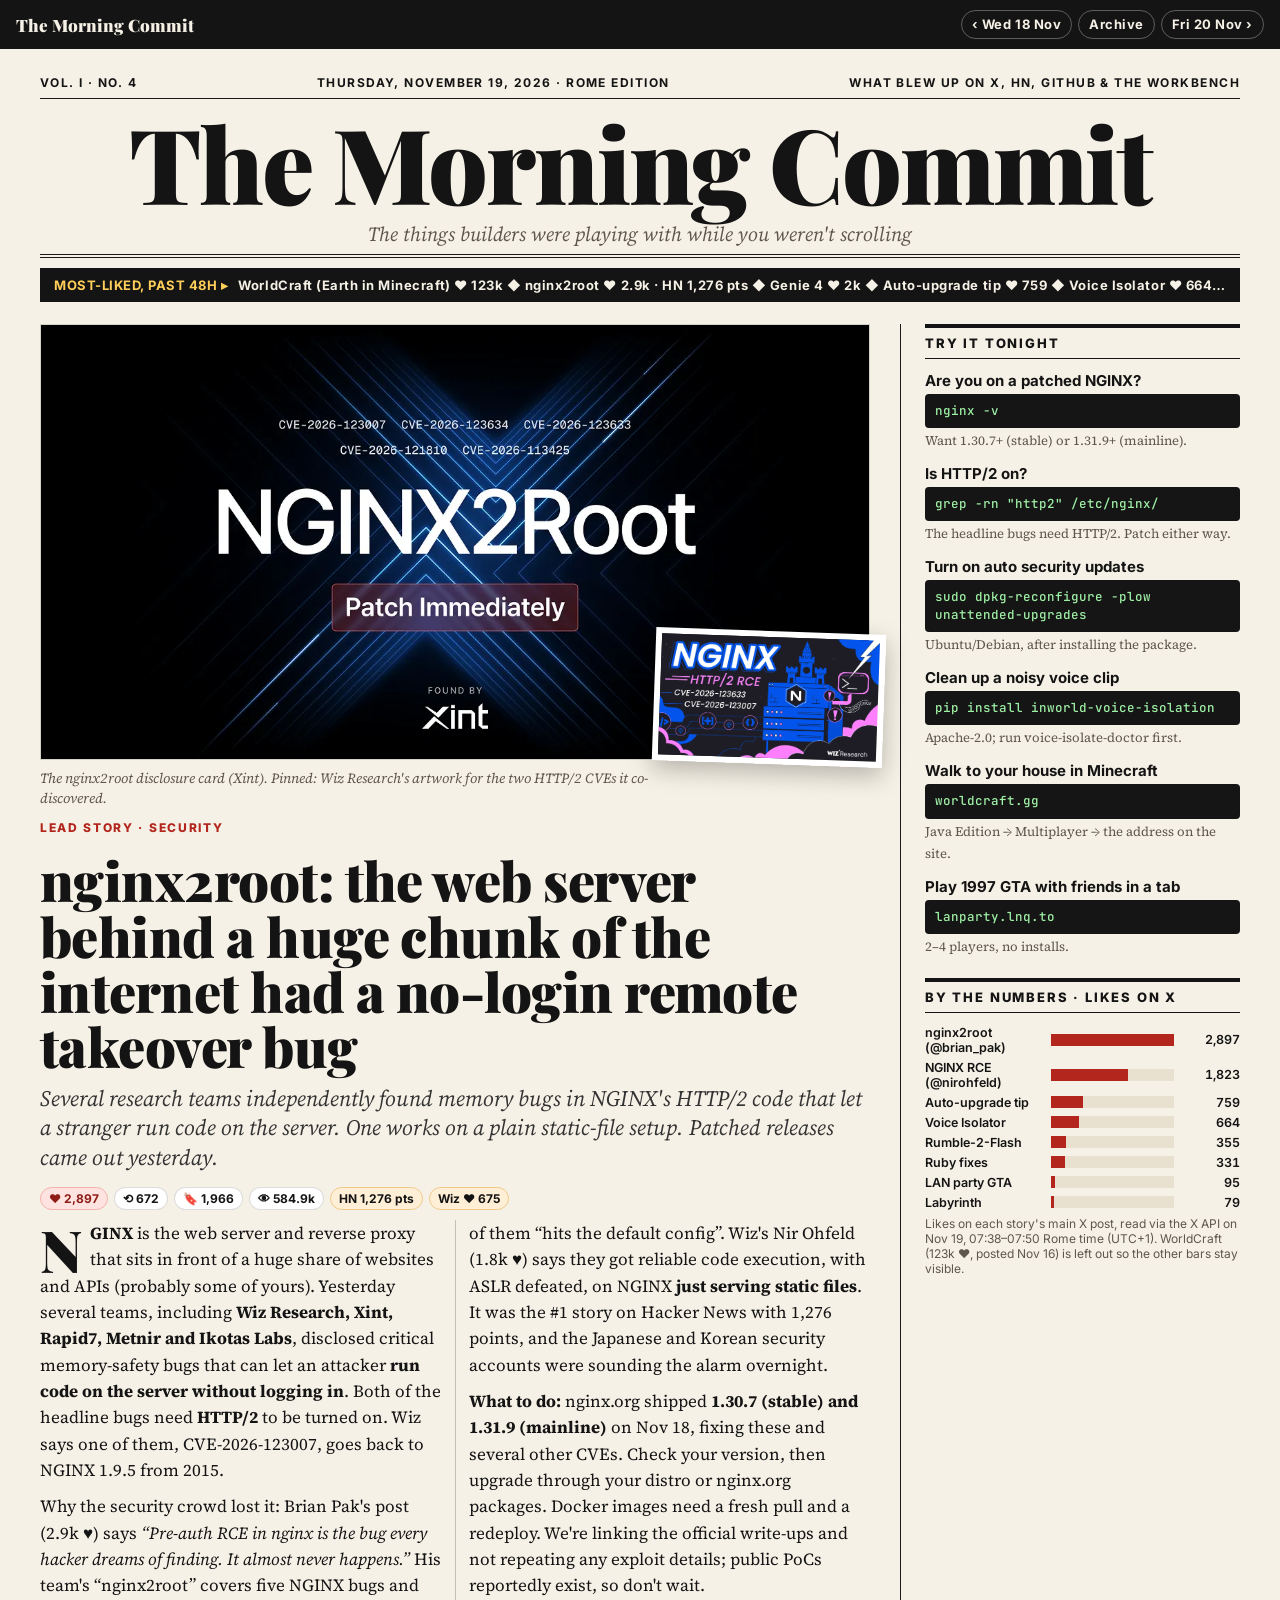
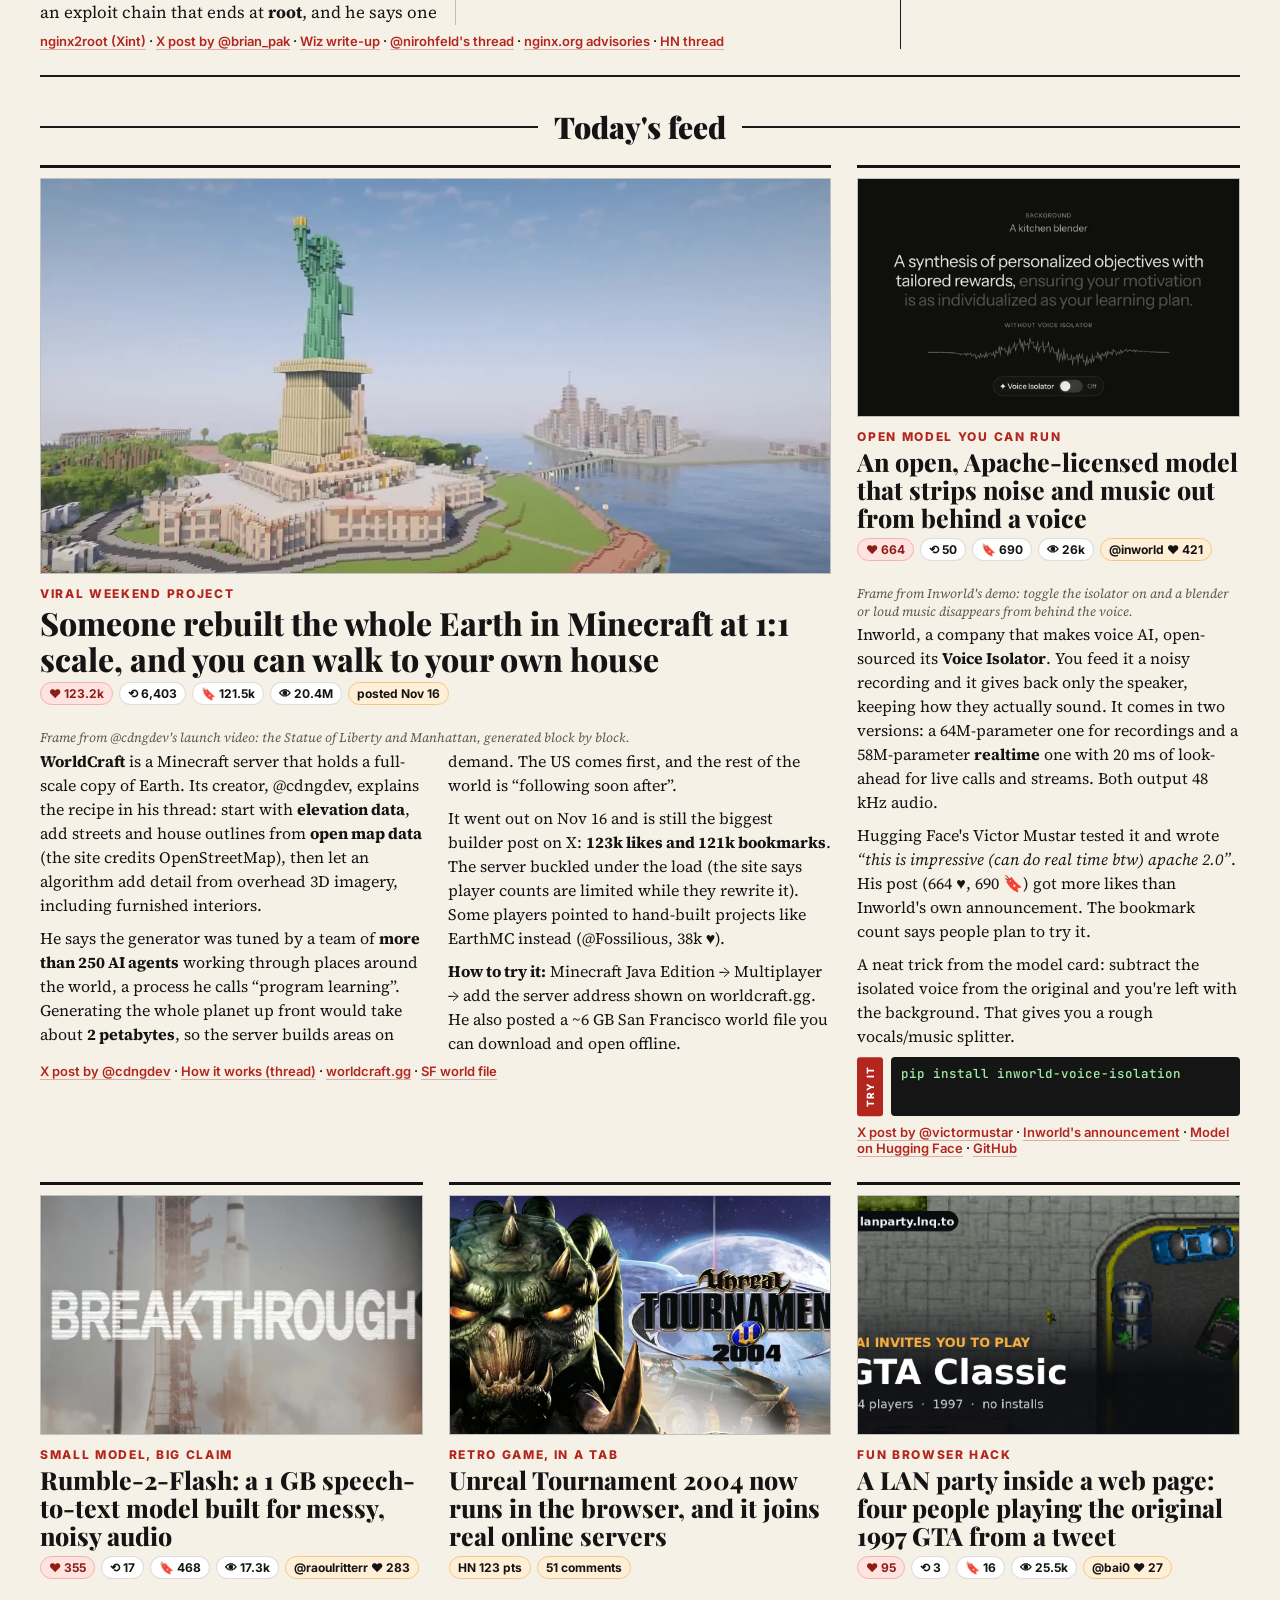
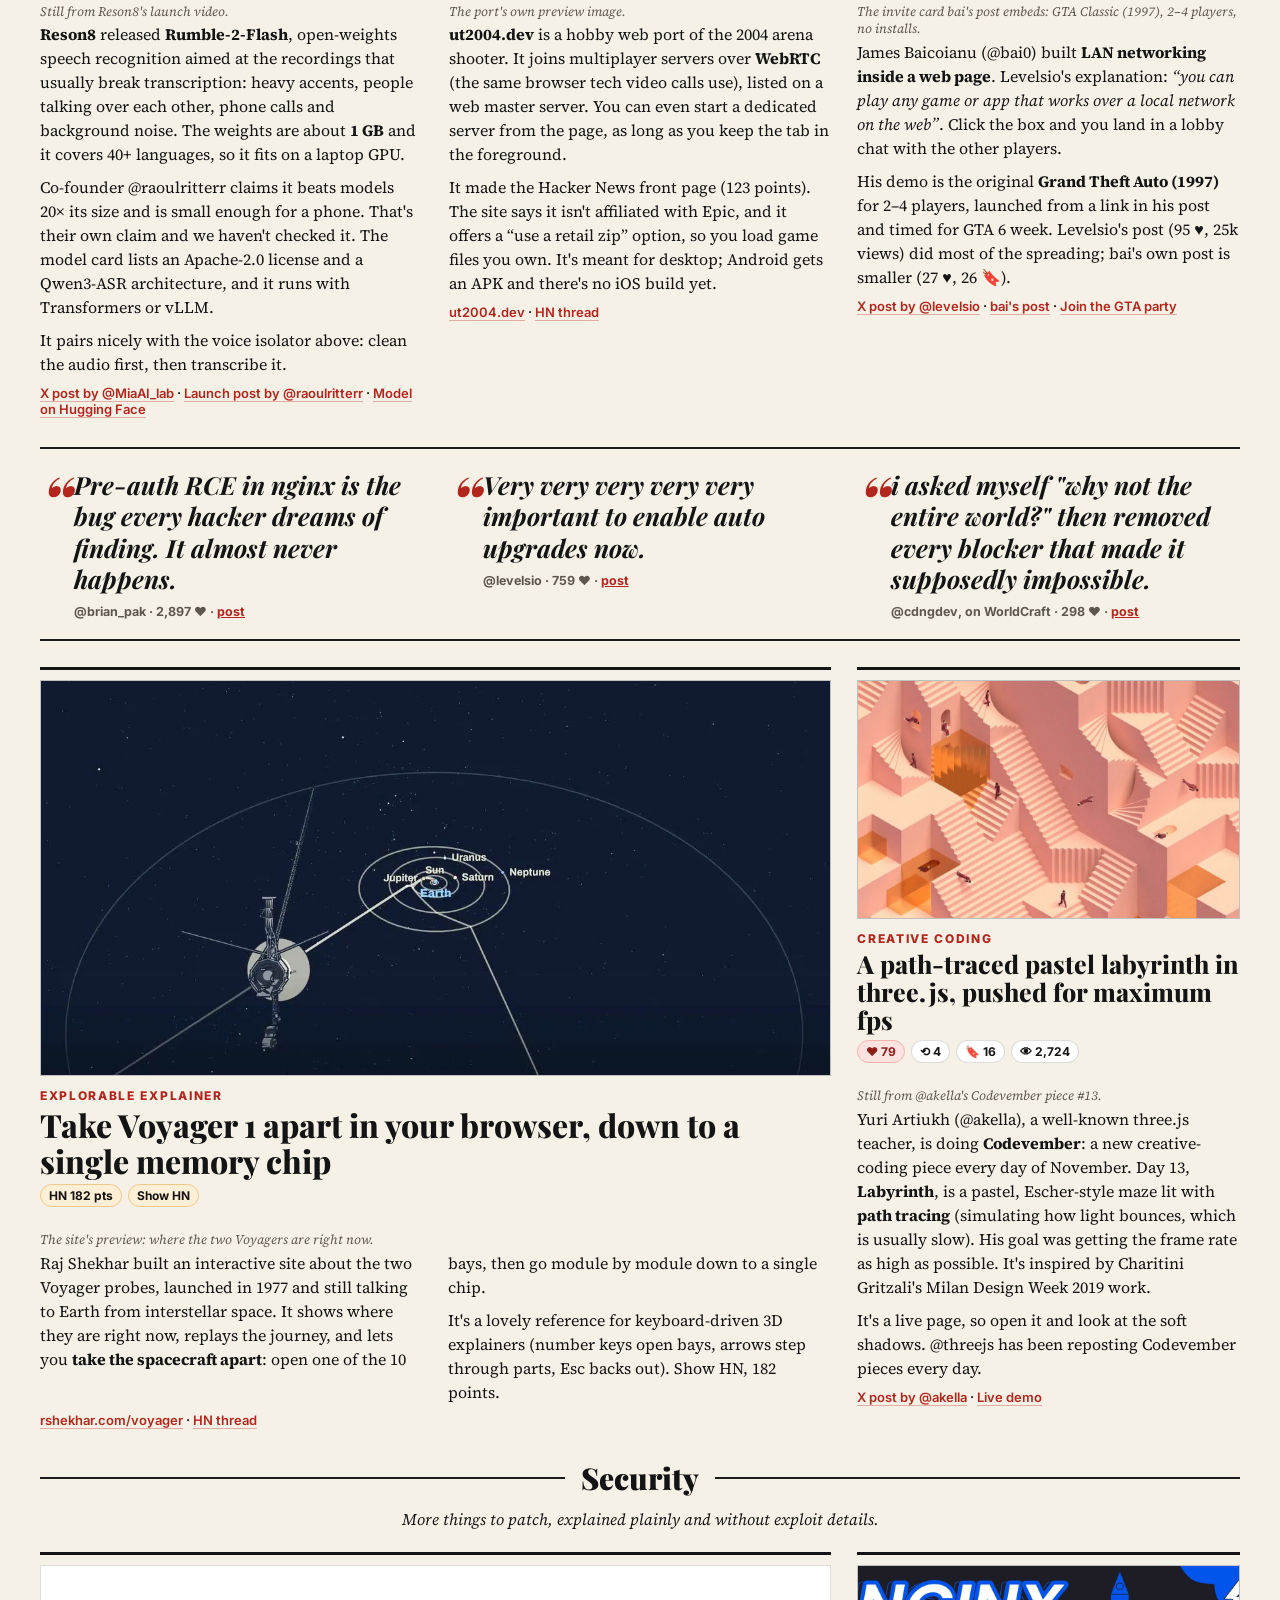
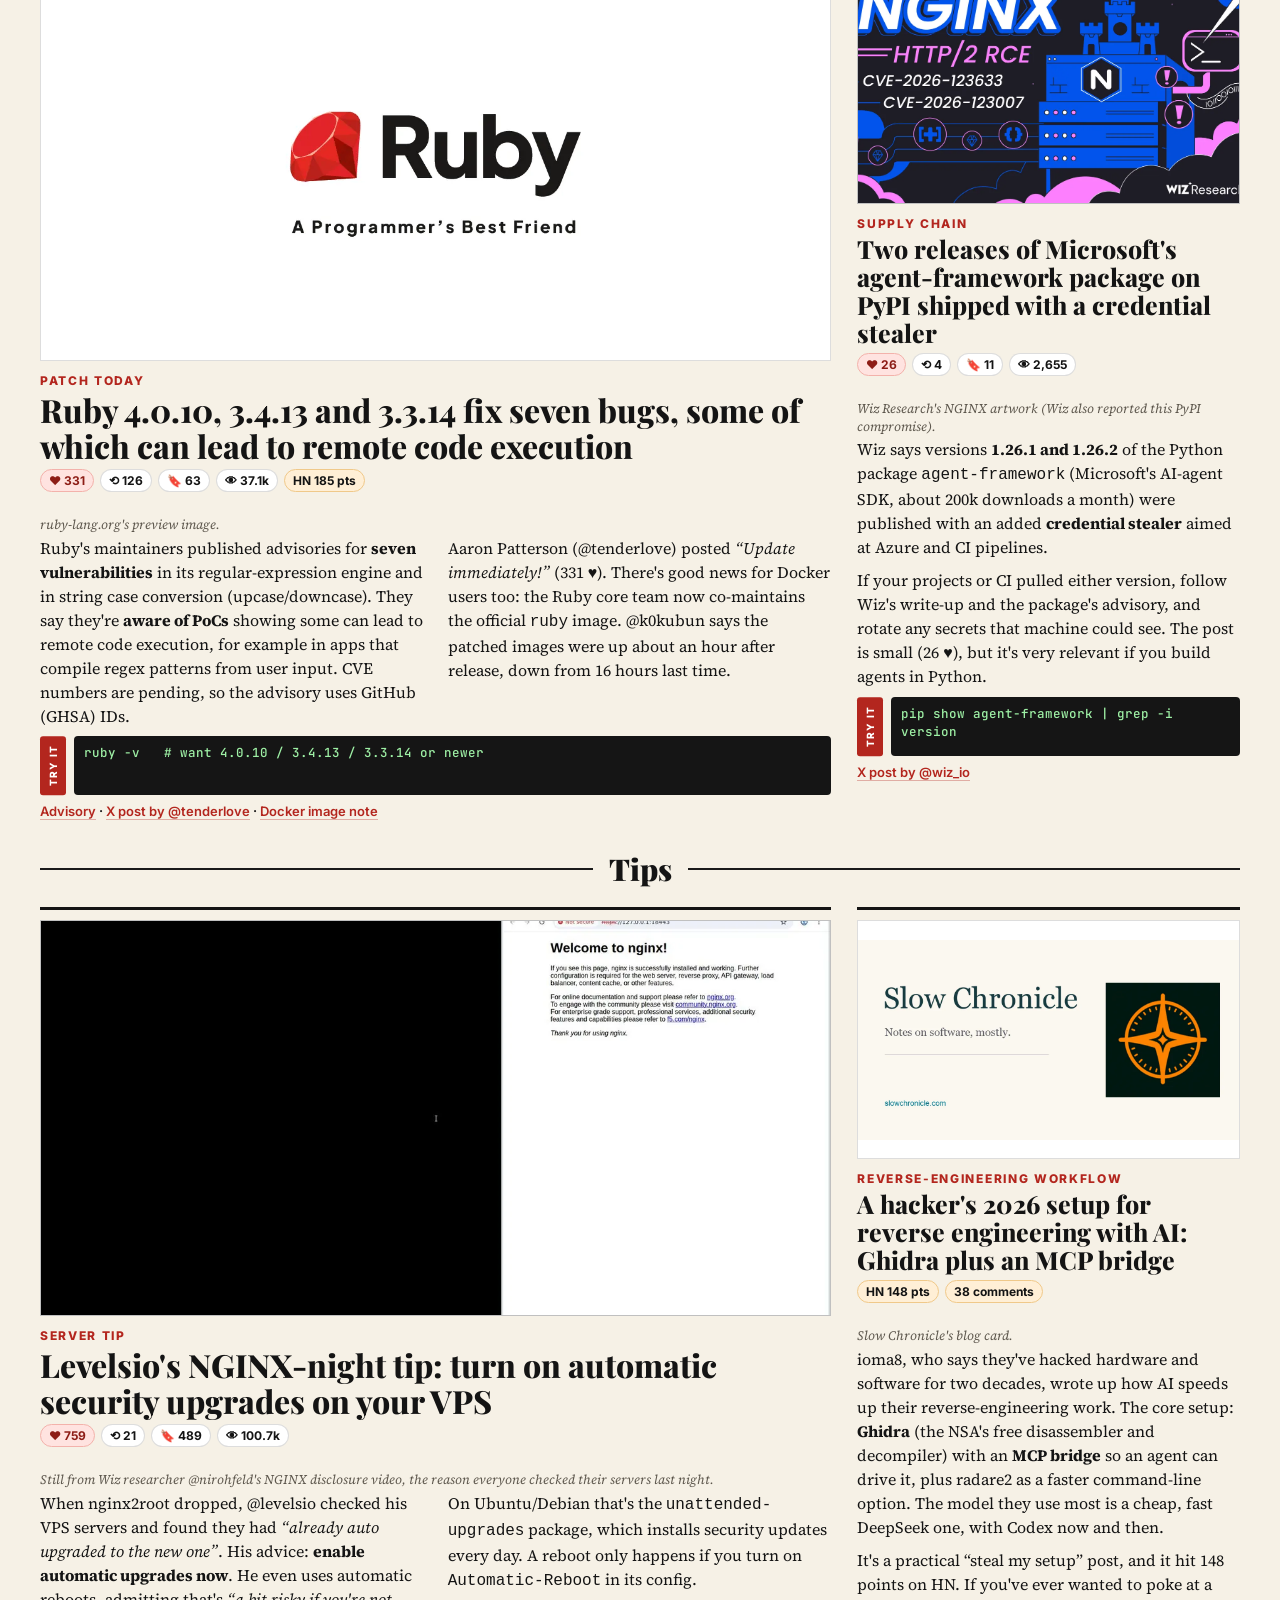
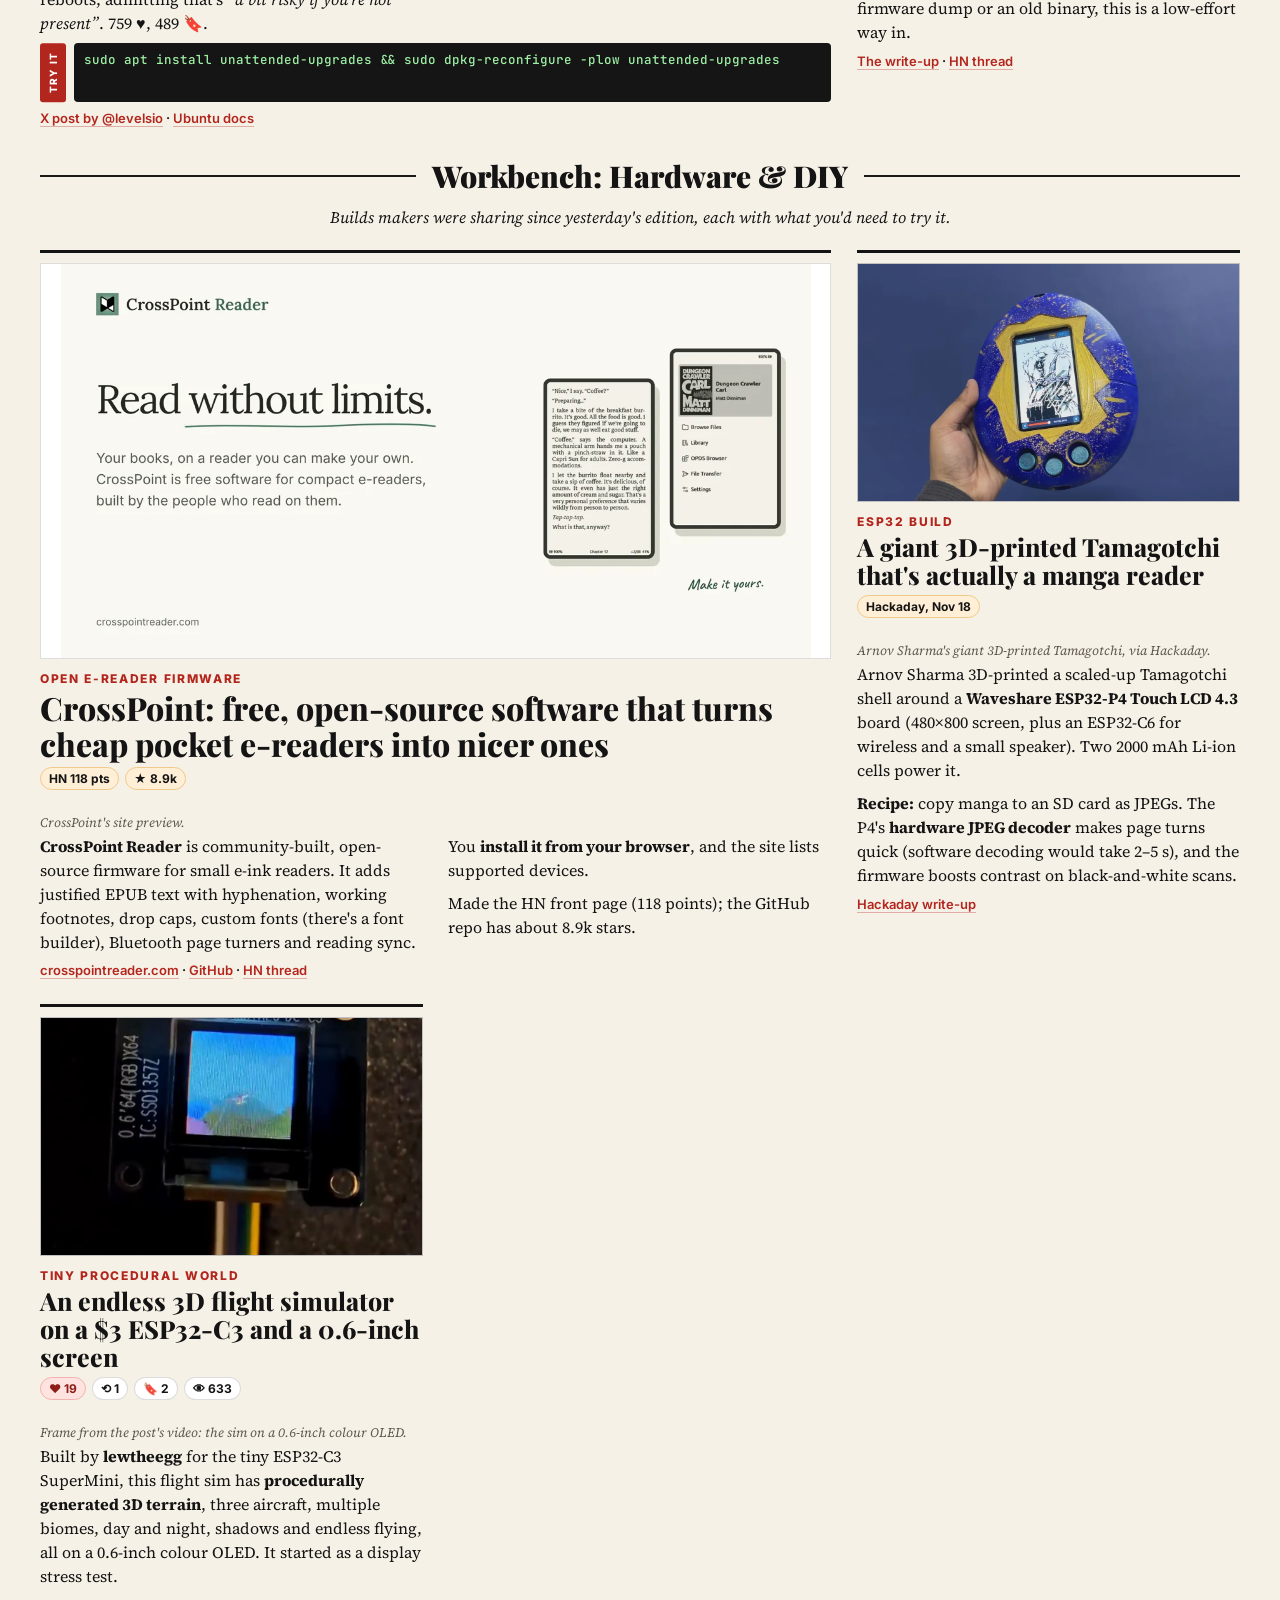
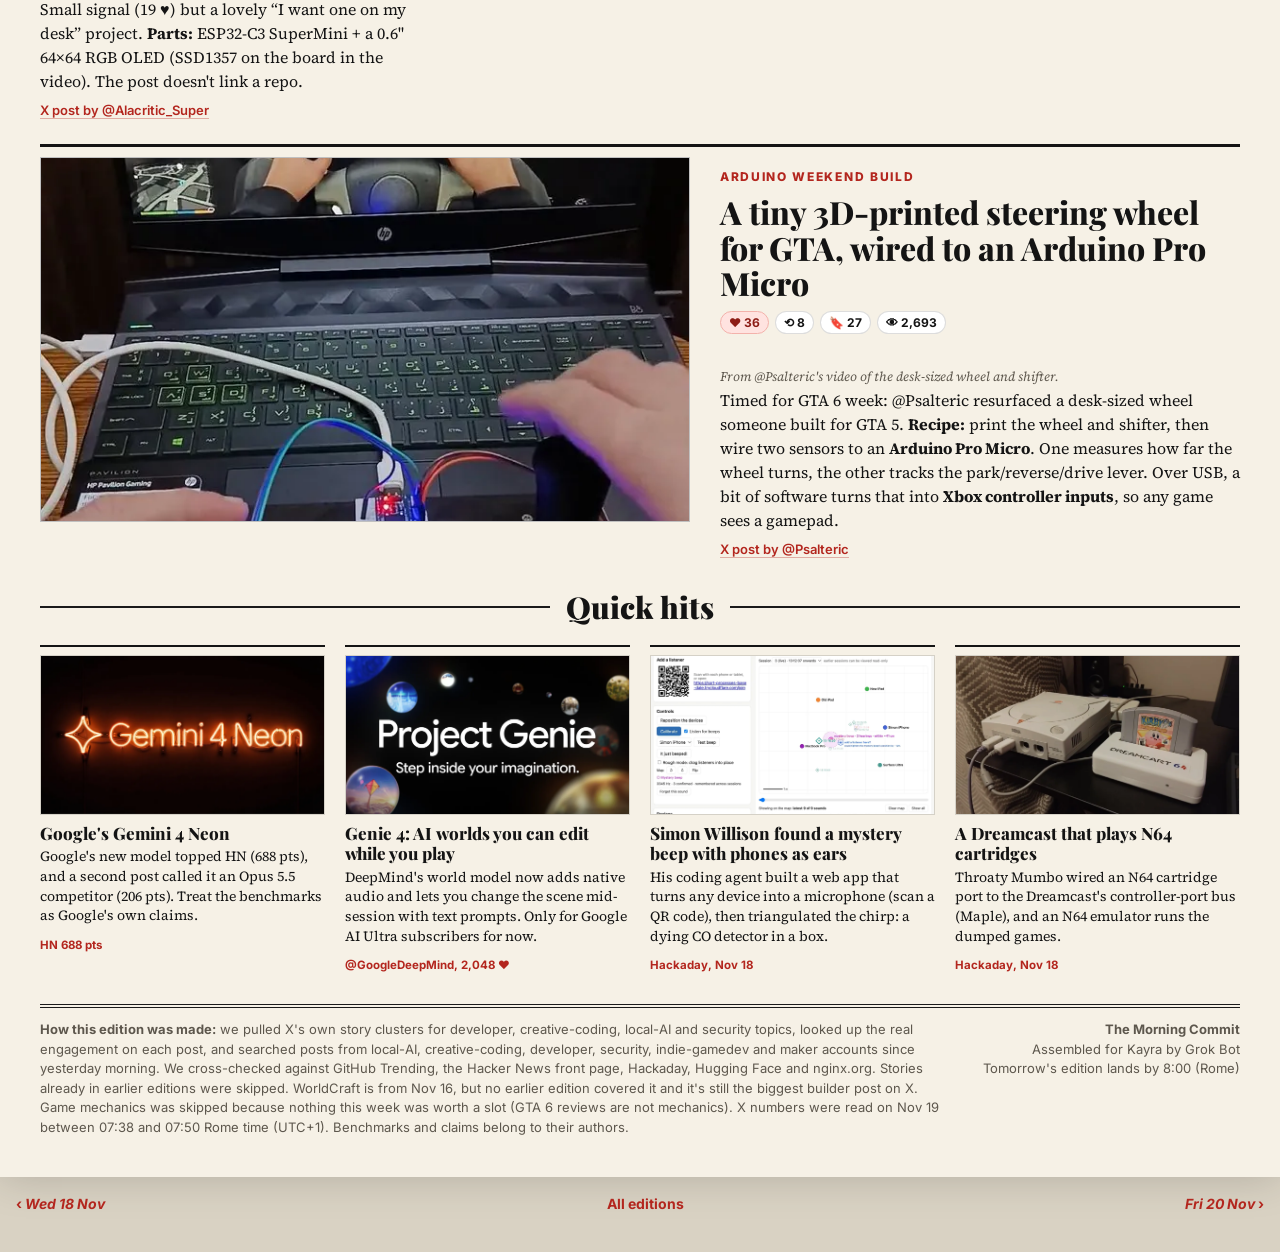
<file: editions/2026-11-19/index.html>
<!doctype html><html lang="en"><head><meta charset="utf-8"><meta name="viewport" content="width=device-width,initial-scale=1,viewport-fit=cover">
<title>The Morning Commit, Thursday, November 19, 2026</title>
<meta name="description" content="Several research teams independently found memory bugs in NGINX&#x27;s HTTP/2 code that let a stranger run code on the server. One works on a plain static-file setup. Patched releases came out yesterday.">
<meta name="mc:lead" content="nginx2root: the web server behind a huge chunk of the internet had a no-login remote takeover bug">
<meta name="mc:deck" content="Several research teams independently found memory bugs in NGINX&#x27;s HTTP/2 code that let a stranger run code on the server. One works on a plain static-file setup. Patched releases came out yesterday.">
<meta name="mc:thumb" content="img/nginx2root.webp">
<link rel="preconnect" href="https://fonts.googleapis.com"><link rel="preconnect" href="https://fonts.gstatic.com" crossorigin><link href="https://fonts.googleapis.com/css2?family=Playfair+Display:ital,wght@0,700;0,900;1,700&family=Source+Serif+4:ital,opsz,wght@0,8..60,400;0,8..60,600;1,8..60,400&family=Inter:wght@500;700;800&family=JetBrains+Mono:wght@500&display=swap" rel="stylesheet">
<link rel="stylesheet" href="../../assets/style.css?v=1795761801">
<style>
.wb-intro{text-align:center;font-style:italic;margin:-8px auto 22px;max-width:640px}
.section.sub{font-size:22px;margin-top:34px}
#ruby .ph>img:first-child,#llmre .ph>img:first-child,#crosspoint .ph>img:first-child{object-fit:contain;background:#fff}
#labyrinth .ph>img:first-child{object-position:center 40%}
.lead .hero .chart{width:34%}
</style>
<meta name="mc:built" content="1795761801">
<!--mc:head-->
<meta name="theme-color" content="#141414">
<meta name="color-scheme" content="light">
<link rel="manifest" href="../../manifest.webmanifest">
<link rel="icon" type="image/png" sizes="48x48" href="../../assets/icons/favicon-48.png">
<link rel="icon" type="image/png" sizes="192x192" href="../../assets/icons/icon-192.png">
<link rel="apple-touch-icon" href="../../assets/icons/apple-touch-icon.png">
<meta name="apple-mobile-web-app-capable" content="yes">
<meta name="mobile-web-app-capable" content="yes">
<meta name="apple-mobile-web-app-status-bar-style" content="black-translucent">
<meta name="apple-mobile-web-app-title" content="Morning Commit">
<meta property="og:title" content="The Morning Commit · Thursday, November 19, 2026">
<meta property="og:description" content="nginx2root: the web server behind a huge chunk of the internet had a no-login remote takeover bug">
<meta property="og:image" content="https://kayraucklnc.github.io/morning-commit/editions/2026-11-19/img/_thumb.webp">
<script>if(matchMedia("(max-width:760px)").matches)document.documentElement.classList.add("mc-phone");</script>
<script defer src="../../assets/app.js?v=1795761801"></script>
<!--/mc:head-->
</head>
<body><!--mc:nav--><nav class="mcnav"><div class="in"><a class="home" href="../../">The Morning Commit</a><div class="pn"><a href="../../editions/2026-11-18/" rel="prev" aria-label="Older edition">‹ <i class="lbl">Wed 18 Nov</i></a><a href="../../archive/">Archive</a><a href="../../editions/2026-11-20/" rel="next" aria-label="Newer edition"><i class="lbl">Fri 20 Nov</i> ›</a></div></div></nav><!--/mc:nav--><div class="paper">
<div class="topline"><span>Vol. I · No. 4</span><span>Thursday, November 19, 2026 · Rome edition</span><span>What blew up on X, HN, GitHub &amp; the workbench</span></div>
<header class="mast"><h1>The Morning Commit</h1><div class="tag">The things builders were playing with while you weren't scrolling</div></header>
<div class="ticker"><b>MOST-LIKED, PAST 48H ▸</b>WorldCraft (Earth in Minecraft) ♥ 123k ◆ nginx2root ♥ 2.9k · HN 1,276 pts ◆ Genie 4 ♥ 2k ◆ Auto-upgrade tip ♥ 759 ◆ Voice Isolator ♥ 664 ◆ Gemini 4 Neon HN 688 pts ◆ Ruby RCE fixes ♥ 331 ◆ Voyager teardown HN 182 pts</div>
<nav class="liked" aria-label="Most-liked in the past 48 hours"><div class="liked-label">Most-liked, past 48h</div><div class="liked-track"><a class="chip" href="#worldcraft"><img src="img/worldcraft.webp" alt=""><span class="chip-t">Earth in Minecraft</span><span class="chip-n">♥ 123k</span></a><a class="chip" href="#nginx"><img src="img/nginx2root.webp" alt=""><span class="chip-t">nginx2root</span><span class="chip-n">♥ 2.9k</span></a><a class="chip" href="#inworld"><img src="img/inworld.webp" alt=""><span class="chip-t">Voice Isolator</span><span class="chip-n">♥ 664</span></a><a class="chip" href="#autoupdate"><img src="img/nginx-thumb.webp" alt=""><span class="chip-t">Auto-upgrades</span><span class="chip-n">♥ 759</span></a><a class="chip" href="#voyager"><img src="img/voyager.webp" alt=""><span class="chip-t">Voyager teardown</span><span class="chip-n">HN 182</span></a></div></nav>

<section class="lead" id="nginx">
 <div>
  <figure class="hero"><img class="main" src="img/nginx2root.webp" alt="nginx2root"><img class="chart" src="img/wiz.webp" alt="Wiz Research NGINX HTTP/2 RCE artwork"><figcaption>The nginx2root disclosure card (Xint). Pinned: Wiz Research's artwork for the two HTTP/2 CVEs it co-discovered.</figcaption></figure>
  <div class="kicker">Lead story · Security</div>
  <h2>nginx2root: the web server behind a huge chunk of the internet had a no-login remote takeover bug</h2>
  <p class="hook">Critical NGINX HTTP/2 bugs allow remote code execution without logging in. Update to 1.30.7 / 1.31.9.</p>
  <p class="deck">Several research teams independently found memory bugs in NGINX&#x27;s HTTP/2 code that let a stranger run code on the server. One works on a plain static-file setup. Patched releases came out yesterday.</p>
  <div class="badges"><span class="b like">♥ 2,897</span><span class="b rt">⟲ 672</span><span class="b sv">🔖 1,966</span><span class="b vw">👁 584.9k</span><span class="b ex">HN 1,276 pts</span><span class="b ex">Wiz ♥ 675</span></div>
  <details class="more lead-more">
  <summary>Read the story</summary>
  <div class="cols">
   <p><b>NGINX</b> is the web server and reverse proxy that sits in front of a huge share of websites and APIs (probably some of yours). Yesterday several teams, including <b>Wiz Research, Xint, Rapid7, Metnir and Ikotas Labs</b>, disclosed critical memory-safety bugs that can let an attacker <b>run code on the server without logging in</b>. Both of the headline bugs need <b>HTTP/2</b> to be turned on. Wiz says one of them, CVE-2026-123007, goes back to NGINX 1.9.5 from 2015.</p>
   <p>Why the security crowd lost it: Brian Pak's post (2.9k ♥) says <i>“Pre-auth RCE in nginx is the bug every hacker dreams of finding. It almost never happens.”</i> His team's “nginx2root” covers five NGINX bugs and an exploit chain that ends at <b>root</b>, and he says one of them “hits the default config”. Wiz's Nir Ohfeld (1.8k ♥) says they got reliable code execution, with ASLR defeated, on NGINX <b>just serving static files</b>. It was the #1 story on Hacker News with 1,276 points, and the Japanese and Korean security accounts were sounding the alarm overnight.</p>
   <p><b>What to do:</b> nginx.org shipped <b>1.30.7 (stable) and 1.31.9 (mainline)</b> on Nov 18, fixing these and several other CVEs. Check your version, then upgrade through your distro or nginx.org packages. Docker images need a fresh pull and a redeploy. We're linking the official write-ups and not repeating any exploit details; public PoCs reportedly exist, so don't wait.</p>
  </div>
  <div class="links"><a href="https://nginx2root.com/">nginx2root (Xint)</a> · <a href="https://x.com/brian_pak/status/2123071121553854545">X post by @brian_pak</a> · <a href="https://www.wiz.io/blog/nginx-http2-rce-vulnerabilities">Wiz write-up</a> · <a href="https://x.com/nirohfeld/status/2123070394227663006">@nirohfeld&#x27;s thread</a> · <a href="https://nginx.org/en/security_advisories.html">nginx.org advisories</a> · <a href="https://news.ycombinator.com/item?id=50547374">HN thread</a></div>
  </details>
 </div>
 <aside class="side">
  <details class="more side-more">
  <summary>Try it tonight</summary>
  <div class="boxh">Try it tonight</div>
  <div class="try"><ul>
   <li><b>Are you on a patched NGINX?</b><code>nginx -v</code><small>Want 1.30.7+ (stable) or 1.31.9+ (mainline).</small></li>
   <li><b>Is HTTP/2 on?</b><code>grep -rn "http2" /etc/nginx/</code><small>The headline bugs need HTTP/2. Patch either way.</small></li>
   <li><b>Turn on auto security updates</b><code>sudo dpkg-reconfigure -plow unattended-upgrades</code><small>Ubuntu/Debian, after installing the package.</small></li>
   <li><b>Clean up a noisy voice clip</b><code>pip install inworld-voice-isolation</code><small>Apache-2.0; run voice-isolate-doctor first.</small></li>
   <li><b>Walk to your house in Minecraft</b><code>worldcraft.gg</code><small>Java Edition → Multiplayer → the address on the site.</small></li>
   <li><b>Play 1997 GTA with friends in a tab</b><code>lanparty.lnq.to</code><small>2–4 players, no installs.</small></li>
  </ul></div>
  <div class="numbers"><div class="boxh">By the numbers · likes on X</div><div class="bar"><span class="bl">nginx2root (@brian_pak)</span><span class="bt"><i style="width:100.0%"></i></span><span class="bn">2,897</span></div><div class="bar"><span class="bl">NGINX RCE (@nirohfeld)</span><span class="bt"><i style="width:62.9%"></i></span><span class="bn">1,823</span></div><div class="bar"><span class="bl">Auto-upgrade tip</span><span class="bt"><i style="width:26.2%"></i></span><span class="bn">759</span></div><div class="bar"><span class="bl">Voice Isolator</span><span class="bt"><i style="width:22.9%"></i></span><span class="bn">664</span></div><div class="bar"><span class="bl">Rumble-2-Flash</span><span class="bt"><i style="width:12.3%"></i></span><span class="bn">355</span></div><div class="bar"><span class="bl">Ruby fixes</span><span class="bt"><i style="width:11.4%"></i></span><span class="bn">331</span></div><div class="bar"><span class="bl">LAN party GTA</span><span class="bt"><i style="width:3.3%"></i></span><span class="bn">95</span></div><div class="bar"><span class="bl">Labyrinth</span><span class="bt"><i style="width:2.7%"></i></span><span class="bn">79</span></div><div class="src">Likes on each story's main X post, read via the X API on Nov 19, 07:38–07:50 Rome time (UTC+1). WorldCraft (123k ♥, posted Nov 16) is left out so the other bars stay visible.</div></div>
  </details>
 </aside>
</section>

<div class="section">Today's feed</div>
<div class="grid">
 <article class="card wide" id="worldcraft"><figure><div class="ph"><img src="img/worldcraft.webp" alt=""></div></figure><div class="kicker">Viral weekend project</div><h3>Someone rebuilt the whole Earth in Minecraft at 1:1 scale, and you can walk to your own house</h3><p class="hook">Earth at 1:1 in Minecraft, generated from map data. Join the server and find your street.</p><div class="badges"><span class="b like">♥ 123.2k</span><span class="b rt">⟲ 6,403</span><span class="b sv">🔖 121.5k</span><span class="b vw">👁 20.4M</span><span class="b ex">posted Nov 16</span></div><details class="more"><summary>Read the story</summary><figcaption>Frame from @cdngdev&#x27;s launch video: the Statue of Liberty and Manhattan, generated block by block.</figcaption><div class="txt"><p><b>WorldCraft</b> is a Minecraft server that holds a full-scale copy of Earth. Its creator, @cdngdev, explains the recipe in his thread: start with <b>elevation data</b>, add streets and house outlines from <b>open map data</b> (the site credits OpenStreetMap), then let an algorithm add detail from overhead 3D imagery, including furnished interiors.</p><p>He says the generator was tuned by a team of <b>more than 250 AI agents</b> working through places around the world, a process he calls “program learning”. Generating the whole planet up front would take about <b>2 petabytes</b>, so the server builds areas on demand. The US comes first, and the rest of the world is “following soon after”.</p><p>It went out on Nov 16 and is still the biggest builder post on X: <b>123k likes and 121k bookmarks</b>. The server buckled under the load (the site says player counts are limited while they rewrite it). Some players pointed to hand-built projects like EarthMC instead (@Fossilious, 38k ♥).</p><p><b>How to try it:</b> Minecraft Java Edition → Multiplayer → add the server address shown on worldcraft.gg. He also posted a ~6 GB San Francisco world file you can download and open offline.</p></div><div class="links"><a href="https://x.com/cdngdev/status/2122416145517117463">X post by @cdngdev</a> · <a href="https://x.com/cdngdev/status/2122416193755865278">How it works (thread)</a> · <a href="https://worldcraft.gg">worldcraft.gg</a> · <a href="https://worldcraft.gg/sf">SF world file</a></div></details></article>
 <article class="card" id="inworld"><figure><div class="ph"><img src="img/inworld.webp" alt=""></div></figure><div class="kicker">Open model you can run</div><h3>An open, Apache-licensed model that strips noise and music out from behind a voice</h3><p class="hook">A free 64M-param model that removes blenders, music and chatter from voices, even live.</p><div class="badges"><span class="b like">♥ 664</span><span class="b rt">⟲ 50</span><span class="b sv">🔖 690</span><span class="b vw">👁 26k</span><span class="b ex">@inworld ♥ 421</span></div><details class="more"><summary>Read the story</summary><figcaption>Frame from Inworld&#x27;s demo: toggle the isolator on and a blender or loud music disappears from behind the voice.</figcaption><div class="txt"><p>Inworld, a company that makes voice AI, open-sourced its <b>Voice Isolator</b>. You feed it a noisy recording and it gives back only the speaker, keeping how they actually sound. It comes in two versions: a 64M-parameter one for recordings and a 58M-parameter <b>realtime</b> one with 20 ms of look-ahead for live calls and streams. Both output 48 kHz audio.</p><p>Hugging Face's Victor Mustar tested it and wrote <i>“this is impressive (can do real time btw) apache 2.0”</i>. His post (664 ♥, 690 🔖) got more likes than Inworld's own announcement. The bookmark count says people plan to try it.</p><p>A neat trick from the model card: subtract the isolated voice from the original and you're left with the background. That gives you a rough vocals/music splitter.</p></div><div class="tryit"><span>TRY IT</span><code>pip install inworld-voice-isolation</code></div><div class="links"><a href="https://x.com/victormustar/status/2123151425375187260">X post by @victormustar</a> · <a href="https://x.com/inworld/status/2123120546908926300">Inworld&#x27;s announcement</a> · <a href="https://huggingface.co/inworld/voice-isolator">Model on Hugging Face</a> · <a href="https://github.com/inworld-ai/voice-isolator">GitHub</a></div></details></article>
 <article class="card" id="rumble"><figure><div class="ph"><img src="img/rumble-thumb.webp" alt=""></div></figure><div class="kicker">Small model, big claim</div><h3>Rumble-2-Flash: a 1 GB speech-to-text model built for messy, noisy audio</h3><p class="hook">A 1 GB open speech-to-text model for accents, crosstalk and phone calls, in 40+ languages.</p><div class="badges"><span class="b like">♥ 355</span><span class="b rt">⟲ 17</span><span class="b sv">🔖 468</span><span class="b vw">👁 17.3k</span><span class="b ex">@raoulritterr ♥ 283</span></div><details class="more"><summary>Read the story</summary><figcaption>Still from Reson8&#x27;s launch video.</figcaption><div class="txt"><p><b>Reson8</b> released <b>Rumble-2-Flash</b>, open-weights speech recognition aimed at the recordings that usually break transcription: heavy accents, people talking over each other, phone calls and background noise. The weights are about <b>1 GB</b> and it covers 40+ languages, so it fits on a laptop GPU.</p><p>Co-founder @raoulritterr claims it beats models 20× its size and is small enough for a phone. That's their own claim and we haven't checked it. The model card lists an Apache-2.0 license and a Qwen3-ASR architecture, and it runs with Transformers or vLLM.</p><p>It pairs nicely with the voice isolator above: clean the audio first, then transcribe it.</p></div><div class="links"><a href="https://x.com/MiaAI_lab/status/2123065308902494371">X post by @MiaAI_lab</a> · <a href="https://x.com/raoulritterr/status/2123053360773271563">Launch post by @raoulritterr</a> · <a href="https://huggingface.co/Reson8/Rumble-2-Flash">Model on Hugging Face</a></div></details></article>
 <article class="card" id="ut2004"><figure><div class="ph"><img src="img/ut2004.webp" alt=""></div></figure><div class="kicker">Retro game, in a tab</div><h3>Unreal Tournament 2004 now runs in the browser, and it joins real online servers</h3><p class="hook">A hobbyist port of UT2004 runs in a browser tab and plays multiplayer over WebRTC.</p><div class="badges"><span class="b ex">HN 123 pts</span><span class="b ex">51 comments</span></div><details class="more"><summary>Read the story</summary><figcaption>The port&#x27;s own preview image.</figcaption><div class="txt"><p><b>ut2004.dev</b> is a hobby web port of the 2004 arena shooter. It joins multiplayer servers over <b>WebRTC</b> (the same browser tech video calls use), listed on a web master server. You can even start a dedicated server from the page, as long as you keep the tab in the foreground.</p><p>It made the Hacker News front page (123 points). The site says it isn't affiliated with Epic, and it offers a “use a retail zip” option, so you load game files you own. It's meant for desktop; Android gets an APK and there's no iOS build yet.</p></div><div class="links"><a href="https://ut2004.dev/">ut2004.dev</a> · <a href="https://news.ycombinator.com/item?id=50554935">HN thread</a></div></details></article>
 <article class="card" id="lanparty"><figure><div class="ph"><img src="img/lanparty.webp" alt=""></div></figure><div class="kicker">Fun browser hack</div><h3>A LAN party inside a web page: four people playing the original 1997 GTA from a tweet</h3><p class="hook">Fake LAN networking in the browser lets old LAN games run multiplayer from a link.</p><div class="badges"><span class="b like">♥ 95</span><span class="b rt">⟲ 3</span><span class="b sv">🔖 16</span><span class="b vw">👁 25.5k</span><span class="b ex">@bai0 ♥ 27</span></div><details class="more"><summary>Read the story</summary><figcaption>The invite card bai&#x27;s post embeds: GTA Classic (1997), 2–4 players, no installs.</figcaption><div class="txt"><p>James Baicoianu (@bai0) built <b>LAN networking inside a web page</b>. Levelsio's explanation: <i>“you can play any game or app that works over a local network on the web”</i>. Click the box and you land in a lobby chat with the other players.</p><p>His demo is the original <b>Grand Theft Auto (1997)</b> for 2–4 players, launched from a link in his post and timed for GTA 6 week. Levelsio's post (95 ♥, 25k views) did most of the spreading; bai's own post is smaller (27 ♥, 26 🔖).</p></div><div class="links"><a href="https://x.com/levelsio/status/2123115885879513098">X post by @levelsio</a> · <a href="https://x.com/bai0/status/2123111430589440400">bai&#x27;s post</a> · <a href="https://lanparty.lnq.to/gta/party/fm141yvtey?from=bai">Join the GTA party</a></div></details></article>
</div>

<details class="more quotes-more">
 <summary>Quotes from today</summary>
<div class="pull">
 <blockquote>Pre-auth RCE in nginx is the bug every hacker dreams of finding. It almost never happens.<cite>@brian_pak · 2,897 ♥ · <a href="https://x.com/brian_pak/status/2123071121553854545">post</a></cite></blockquote>
 <blockquote>Very very very very very important to enable auto upgrades now.<cite>@levelsio · 759 ♥ · <a href="https://x.com/levelsio/status/2123119037131674056">post</a></cite></blockquote>
 <blockquote>i asked myself "why not the entire world?" then removed every blocker that made it supposedly impossible.<cite>@cdngdev, on WorldCraft · 298 ♥ · <a href="https://x.com/cdngdev/status/2122432228760424492">post</a></cite></blockquote>
</div>
</details>

<div class="grid" style="margin-top:26px">
 <article class="card wide" id="voyager"><figure><div class="ph"><img src="img/voyager.webp" alt=""></div></figure><div class="kicker">Explorable explainer</div><h3>Take Voyager 1 apart in your browser, down to a single memory chip</h3><p class="hook">An interactive 3D Voyager you can open bay by bay, down to one chip.</p><div class="badges"><span class="b ex">HN 182 pts</span><span class="b ex">Show HN</span></div><details class="more"><summary>Read the story</summary><figcaption>The site&#x27;s preview: where the two Voyagers are right now.</figcaption><div class="txt"><p>Raj Shekhar built an interactive site about the two Voyager probes, launched in 1977 and still talking to Earth from interstellar space. It shows where they are right now, replays the journey, and lets you <b>take the spacecraft apart</b>: open one of the 10 bays, then go module by module down to a single chip.</p><p>It's a lovely reference for keyboard-driven 3D explainers (number keys open bays, arrows step through parts, Esc backs out). Show HN, 182 points.</p></div><div class="links"><a href="https://rshekhar.com/voyager/">rshekhar.com/voyager</a> · <a href="https://news.ycombinator.com/item?id=50548161">HN thread</a></div></details></article>
 <article class="card" id="labyrinth"><figure><div class="ph"><img src="img/akella-thumb.webp" alt=""></div></figure><div class="kicker">Creative coding</div><h3>A path-traced pastel labyrinth in three.js, pushed for maximum fps</h3><p class="hook">Path-traced lighting in three.js for a pastel Escher-like maze, live in your browser.</p><div class="badges"><span class="b like">♥ 79</span><span class="b rt">⟲ 4</span><span class="b sv">🔖 16</span><span class="b vw">👁 2,724</span></div><details class="more"><summary>Read the story</summary><figcaption>Still from @akella&#x27;s Codevember piece #13.</figcaption><div class="txt"><p>Yuri Artiukh (@akella), a well-known three.js teacher, is doing <b>Codevember</b>: a new creative-coding piece every day of November. Day 13, <b>Labyrinth</b>, is a pastel, Escher-style maze lit with <b>path tracing</b> (simulating how light bounces, which is usually slow). His goal was getting the frame rate as high as possible. It's inspired by Charitini Gritzali's Milan Design Week 2019 work.</p><p>It's a live page, so open it and look at the soft shadows. @threejs has been reposting Codevember pieces every day.</p></div><div class="links"><a href="https://x.com/akella/status/2123170451169915048">X post by @akella</a> · <a href="https://akella.github.io/codevember-2026/13/">Live demo</a></div></details></article>
</div>

<div class="section" id="security">Security</div>
<p class="wb-intro">More things to patch, explained plainly and without exploit details.</p>
<div class="grid"><article class="card wide" id="ruby"><figure><div class="ph"><img src="img/ruby.webp" alt=""></div></figure><div class="kicker">Patch today</div><h3>Ruby 4.0.10, 3.4.13 and 3.3.14 fix seven bugs, some of which can lead to remote code execution</h3><p class="hook">Seven regex and string bugs in Ruby, some proven to allow remote code execution. Upgrade.</p><div class="badges"><span class="b like">♥ 331</span><span class="b rt">⟲ 126</span><span class="b sv">🔖 63</span><span class="b vw">👁 37.1k</span><span class="b ex">HN 185 pts</span></div><details class="more"><summary>Read the story</summary><figcaption>ruby-lang.org&#x27;s preview image.</figcaption><div class="txt"><p>Ruby's maintainers published advisories for <b>seven vulnerabilities</b> in its regular-expression engine and in string case conversion (upcase/downcase). They say they're <b>aware of PoCs</b> showing some can lead to remote code execution, for example in apps that compile regex patterns from user input. CVE numbers are pending, so the advisory uses GitHub (GHSA) IDs.</p><p>Aaron Patterson (@tenderlove) posted <i>“Update immediately!”</i> (331 ♥). There's good news for Docker users too: the Ruby core team now co-maintains the official <code>ruby</code> image. @k0kubun says the patched images were up about an hour after release, down from 16 hours last time.</p></div><div class="tryit"><span>TRY IT</span><code>ruby -v   # want 4.0.10 / 3.4.13 / 3.3.14 or newer</code></div><div class="links"><a href="https://www.ruby-lang.org/en/news/2026/11/18/multiple-vulnerabilities-in-regexp-and-string/">Advisory</a> · <a href="https://x.com/tenderlove/status/2123204646449934352">X post by @tenderlove</a> · <a href="https://x.com/k0kubun/status/2123218049331601732">Docker image note</a></div></details></article><article class="card" id="agentfw"><figure><div class="ph"><img src="img/wiz.webp" alt=""></div></figure><div class="kicker">Supply chain</div><h3>Two releases of Microsoft&#x27;s agent-framework package on PyPI shipped with a credential stealer</h3><p class="hook">agent-framework 1.26.1 and 1.26.2 on PyPI shipped with a credential stealer. Check your lockfiles.</p><div class="badges"><span class="b like">♥ 26</span><span class="b rt">⟲ 4</span><span class="b sv">🔖 11</span><span class="b vw">👁 2,655</span></div><details class="more"><summary>Read the story</summary><figcaption>Wiz Research&#x27;s NGINX artwork (Wiz also reported this PyPI compromise).</figcaption><div class="txt"><p>Wiz says versions <b>1.26.1 and 1.26.2</b> of the Python package <code>agent-framework</code> (Microsoft's AI-agent SDK, about 200k downloads a month) were published with an added <b>credential stealer</b> aimed at Azure and CI pipelines.</p><p>If your projects or CI pulled either version, follow Wiz's write-up and the package's advisory, and rotate any secrets that machine could see. The post is small (26 ♥), but it's very relevant if you build agents in Python.</p></div><div class="tryit"><span>TRY IT</span><code>pip show agent-framework | grep -i version</code></div><div class="links"><a href="https://x.com/wiz_io/status/2123011864640528637">X post by @wiz_io</a></div></details></article></div>
<div class="section" id="tips">Tips</div>
<div class="grid"><article class="card wide" id="autoupdate"><figure><div class="ph"><img src="img/nginx-thumb.webp" alt=""></div></figure><div class="kicker">Server tip</div><h3>Levelsio&#x27;s NGINX-night tip: turn on automatic security upgrades on your VPS</h3><p class="hook">Levelsio&#x27;s VPS servers had already patched themselves. Turn on unattended upgrades.</p><div class="badges"><span class="b like">♥ 759</span><span class="b rt">⟲ 21</span><span class="b sv">🔖 489</span><span class="b vw">👁 100.7k</span></div><details class="more"><summary>Read the story</summary><figcaption>Still from Wiz researcher @nirohfeld&#x27;s NGINX disclosure video, the reason everyone checked their servers last night.</figcaption><div class="txt"><p>When nginx2root dropped, @levelsio checked his VPS servers and found they had <i>“already auto upgraded to the new one”</i>. His advice: <b>enable automatic upgrades now</b>. He even uses automatic reboots, admitting that's <i>“a bit risky if you're not present”</i>. 759 ♥, 489 🔖.</p><p>On Ubuntu/Debian that's the <code>unattended-upgrades</code> package, which installs security updates every day. A reboot only happens if you turn on <code>Automatic-Reboot</code> in its config.</p></div><div class="tryit"><span>TRY IT</span><code>sudo apt install unattended-upgrades &amp;&amp; sudo dpkg-reconfigure -plow unattended-upgrades</code></div><div class="links"><a href="https://x.com/levelsio/status/2123119037131674056">X post by @levelsio</a> · <a href="https://documentation.ubuntu.com/server/how-to/software/automatic-updates/">Ubuntu docs</a></div></details></article><article class="card" id="llmre"><figure><div class="ph"><img src="img/ghidra-re.webp" alt=""></div></figure><div class="kicker">Reverse-engineering workflow</div><h3>A hacker&#x27;s 2026 setup for reverse engineering with AI: Ghidra plus an MCP bridge</h3><p class="hook">Give an AI agent Ghidra through an MCP bridge and let it do the binary-reading grunt work.</p><div class="badges"><span class="b ex">HN 148 pts</span><span class="b ex">38 comments</span></div><details class="more"><summary>Read the story</summary><figcaption>Slow Chronicle&#x27;s blog card.</figcaption><div class="txt"><p>ioma8, who says they've hacked hardware and software for two decades, wrote up how AI speeds up their reverse-engineering work. The core setup: <b>Ghidra</b> (the NSA's free disassembler and decompiler) with an <b>MCP bridge</b> so an agent can drive it, plus radare2 as a faster command-line option. The model they use most is a cheap, fast DeepSeek one, with Codex now and then.</p><p>It's a practical “steal my setup” post, and it hit 148 points on HN. If you've ever wanted to poke at a firmware dump or an old binary, this is a low-effort way in.</p></div><div class="links"><a href="https://www.slowchronicle.com/posts/llm-assisted-reverse-engineering">The write-up</a> · <a href="https://news.ycombinator.com/item?id=50553225">HN thread</a></div></details></article></div>

<div class="section" id="workbench">Workbench: Hardware &amp; DIY</div>
<p class="wb-intro">Builds makers were sharing since yesterday's edition, each with what you'd need to try it.</p>
<div class="grid"><article class="card wide" id="crosspoint"><figure><div class="ph"><img src="img/crosspoint.webp" alt=""></div></figure><div class="kicker">Open e-reader firmware</div><h3>CrossPoint: free, open-source software that turns cheap pocket e-readers into nicer ones</h3><p class="hook">Open firmware for compact e-readers: real typography, custom fonts, page turners. Install from a browser.</p><div class="badges"><span class="b ex">HN 118 pts</span><span class="b ex">★ 8.9k</span></div><details class="more"><summary>Read the story</summary><figcaption>CrossPoint&#x27;s site preview.</figcaption><div class="txt"><p><b>CrossPoint Reader</b> is community-built, open-source firmware for small e-ink readers. It adds justified EPUB text with hyphenation, working footnotes, drop caps, custom fonts (there's a font builder), Bluetooth page turners and reading sync. You <b>install it from your browser</b>, and the site lists supported devices.</p><p>Made the HN front page (118 points); the GitHub repo has about 8.9k stars.</p></div><div class="links"><a href="https://crosspointreader.com">crosspointreader.com</a> · <a href="https://github.com/crosspoint-reader/crosspoint-reader">GitHub</a> · <a href="https://news.ycombinator.com/item?id=50548991">HN thread</a></div></details></article><article class="card" id="tamagotchi"><figure><div class="ph"><img src="img/tamagotchi.webp" alt=""></div></figure><div class="kicker">ESP32 build</div><h3>A giant 3D-printed Tamagotchi that&#x27;s actually a manga reader</h3><p class="hook">A huge Tamagotchi shell around an ESP32-P4 touchscreen that flips manga pages fast.</p><div class="badges"><span class="b ex">Hackaday, Nov 18</span></div><details class="more"><summary>Read the story</summary><figcaption>Arnov Sharma&#x27;s giant 3D-printed Tamagotchi, via Hackaday.</figcaption><div class="txt"><p>Arnov Sharma 3D-printed a scaled-up Tamagotchi shell around a <b>Waveshare ESP32-P4 Touch LCD 4.3</b> board (480×800 screen, plus an ESP32-C6 for wireless and a small speaker). Two 2000 mAh Li-ion cells power it.</p><p><b>Recipe:</b> copy manga to an SD card as JPEGs. The P4's <b>hardware JPEG decoder</b> makes page turns quick (software decoding would take 2–5 s), and the firmware boosts contrast on black-and-white scans.</p></div><div class="links"><a href="https://hackaday.com/2026/11/18/the-mega-tamagotchi-manga-reader/">Hackaday write-up</a></div></details></article><article class="card" id="espflight"><figure><div class="ph"><img src="img/esp32flight.webp" alt=""></div></figure><div class="kicker">Tiny procedural world</div><h3>An endless 3D flight simulator on a $3 ESP32-C3 and a 0.6-inch screen</h3><p class="hook">Procedurally generated terrain, biomes and day/night, on a thumbnail-sized OLED.</p><div class="badges"><span class="b like">♥ 19</span><span class="b rt">⟲ 1</span><span class="b sv">🔖 2</span><span class="b vw">👁 633</span></div><details class="more"><summary>Read the story</summary><figcaption>Frame from the post&#x27;s video: the sim on a 0.6-inch colour OLED.</figcaption><div class="txt"><p>Built by <b>lewtheegg</b> for the tiny ESP32-C3 SuperMini, this flight sim has <b>procedurally generated 3D terrain</b>, three aircraft, multiple biomes, day and night, shadows and endless flying, all on a 0.6-inch colour OLED. It started as a display stress test.</p><p>Small signal (19 ♥) but a lovely “I want one on my desk” project. <b>Parts:</b> ESP32-C3 SuperMini + a 0.6" 64×64 RGB OLED (SSD1357 on the board in the video). The post doesn't link a repo.</p></div><div class="links"><a href="https://x.com/Alacritic_Super/status/2123228310901805147">X post by @Alacritic_Super</a></div></details></article><article class="card full" id="gtawheel"><figure><div class="ph"><img src="img/gtawheel.webp" alt=""></div></figure><div class="kicker">Arduino weekend build</div><h3>A tiny 3D-printed steering wheel for GTA, wired to an Arduino Pro Micro</h3><p class="hook">Print a mini wheel and shifter, add two sensors and an Arduino, drive in GTA.</p><div class="badges"><span class="b like">♥ 36</span><span class="b rt">⟲ 8</span><span class="b sv">🔖 27</span><span class="b vw">👁 2,693</span></div><details class="more"><summary>Read the story</summary><figcaption>From @Psalteric&#x27;s video of the desk-sized wheel and shifter.</figcaption><div class="txt"><p>Timed for GTA 6 week: @Psalteric resurfaced a desk-sized wheel someone built for GTA 5. <b>Recipe:</b> print the wheel and shifter, then wire two sensors to an <b>Arduino Pro Micro</b>. One measures how far the wheel turns, the other tracks the park/reverse/drive lever. Over USB, a bit of software turns that into <b>Xbox controller inputs</b>, so any game sees a gamepad.</p></div><div class="links"><a href="https://x.com/Psalteric/status/2123188498979008515">X post by @Psalteric</a></div></details></article></div>
<div class="section">Quick hits</div><div class="qgrid"><a class="qh" href="https://blog.google/innovation-and-ai/models-and-research/gemini-models/introducing-gemini-4-neon/"><img src="img/gemini.webp" alt=""><div><b>Google&#x27;s Gemini 4 Neon</b><p>Google&#x27;s new model topped HN (688 pts), and a second post called it an Opus 5.5 competitor (206 pts). Treat the benchmarks as Google&#x27;s own claims.</p><span>HN 688 pts</span></div></a><a class="qh" href="https://x.com/GoogleDeepMind/status/2123117733709586849"><img src="img/genie.webp" alt=""><div><b>Genie 4: AI worlds you can edit while you play</b><p>DeepMind&#x27;s world model now adds native audio and lets you change the scene mid-session with text prompts. Only for Google AI Ultra subscribers for now.</p><span>@GoogleDeepMind, 2,048 ♥</span></div></a><a class="qh" href="https://hackaday.com/2026/11/18/tracking-down-a-mystery-beep-by-giving-a-coding-agent-a-few-ears/"><img src="img/beep.webp" alt=""><div><b>Simon Willison found a mystery beep with phones as ears</b><p>His coding agent built a web app that turns any device into a microphone (scan a QR code), then triangulated the chirp: a dying CO detector in a box.</p><span>Hackaday, Nov 18</span></div></a><a class="qh" href="https://hackaday.com/2026/11/18/sega-dreamcast-plays-nintendo-64-cartridges/"><img src="img/dreamcast.webp" alt=""><div><b>A Dreamcast that plays N64 cartridges</b><p>Throaty Mumbo wired an N64 cartridge port to the Dreamcast&#x27;s controller-port bus (Maple), and an N64 emulator runs the dumped games.</p><span>Hackaday, Nov 18</span></div></a></div>

<footer><div><b>How this edition was made:</b> we pulled X's own story clusters for developer, creative-coding, local-AI and security topics, looked up the real engagement on each post, and searched posts from local-AI, creative-coding, developer, security, indie-gamedev and maker accounts since yesterday morning. We cross-checked against GitHub Trending, the Hacker News front page, Hackaday, Hugging Face and nginx.org. Stories already in earlier editions were skipped. WorldCraft is from Nov 16, but no earlier edition covered it and it's still the biggest builder post on X. Game mechanics was skipped because nothing this week was worth a slot (GTA 6 reviews are not mechanics). X numbers were read on Nov 19 between 07:38 and 07:50 Rome time (UTC+1). Benchmarks and claims belong to their authors.</div><div style="min-width:260px;text-align:right"><b>The Morning Commit</b><br>Assembled for Kayra by Grok Bot<br>Tomorrow's edition lands by 8:00 (Rome)</div></footer>
</div><!--mc:foot--><div class="mcfoot"><a href="../../editions/2026-11-18/" data-r="prev" aria-label="Older edition">‹ <i class="lbl">Wed 18 Nov</i></a><a href="../../archive/">All editions</a><a href="../../editions/2026-11-20/" data-r="next" aria-label="Newer edition"><i class="lbl">Fri 20 Nov</i> ›</a></div><!--/mc:foot--></body></html>
</file>
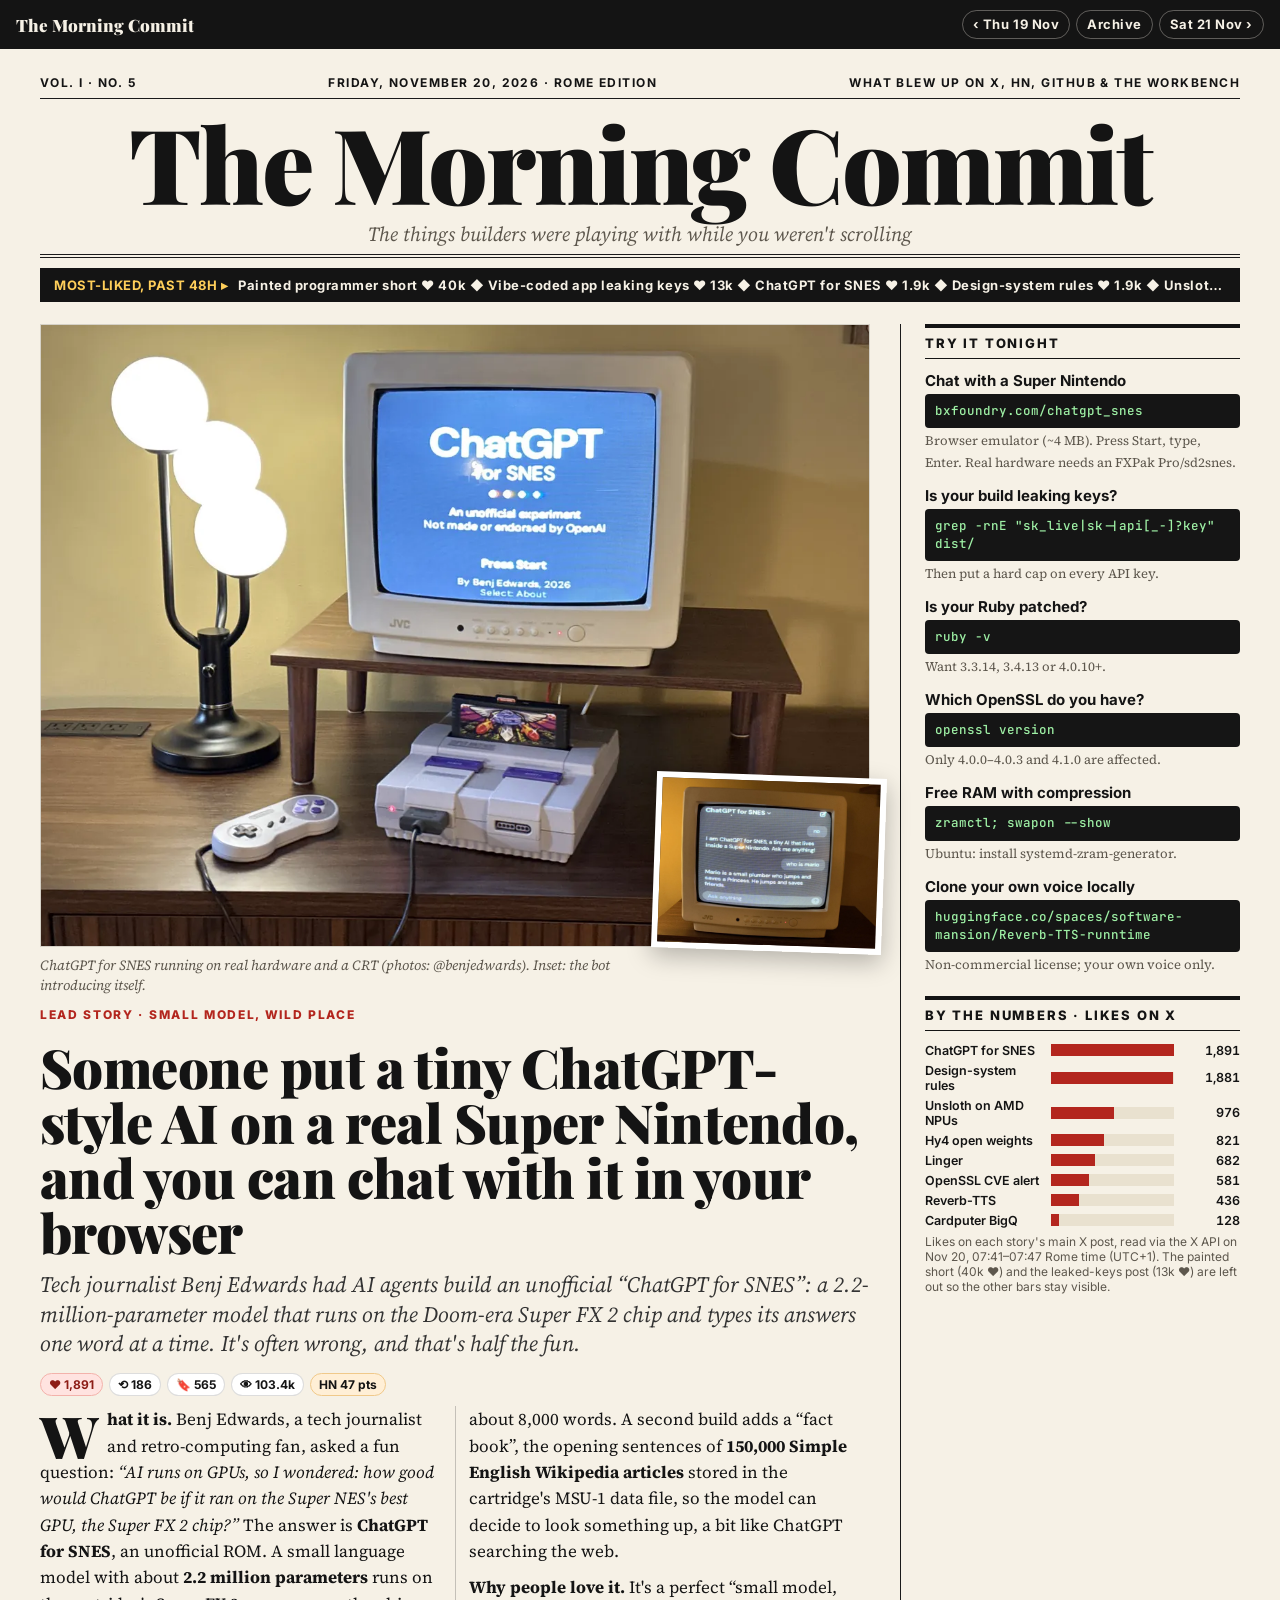
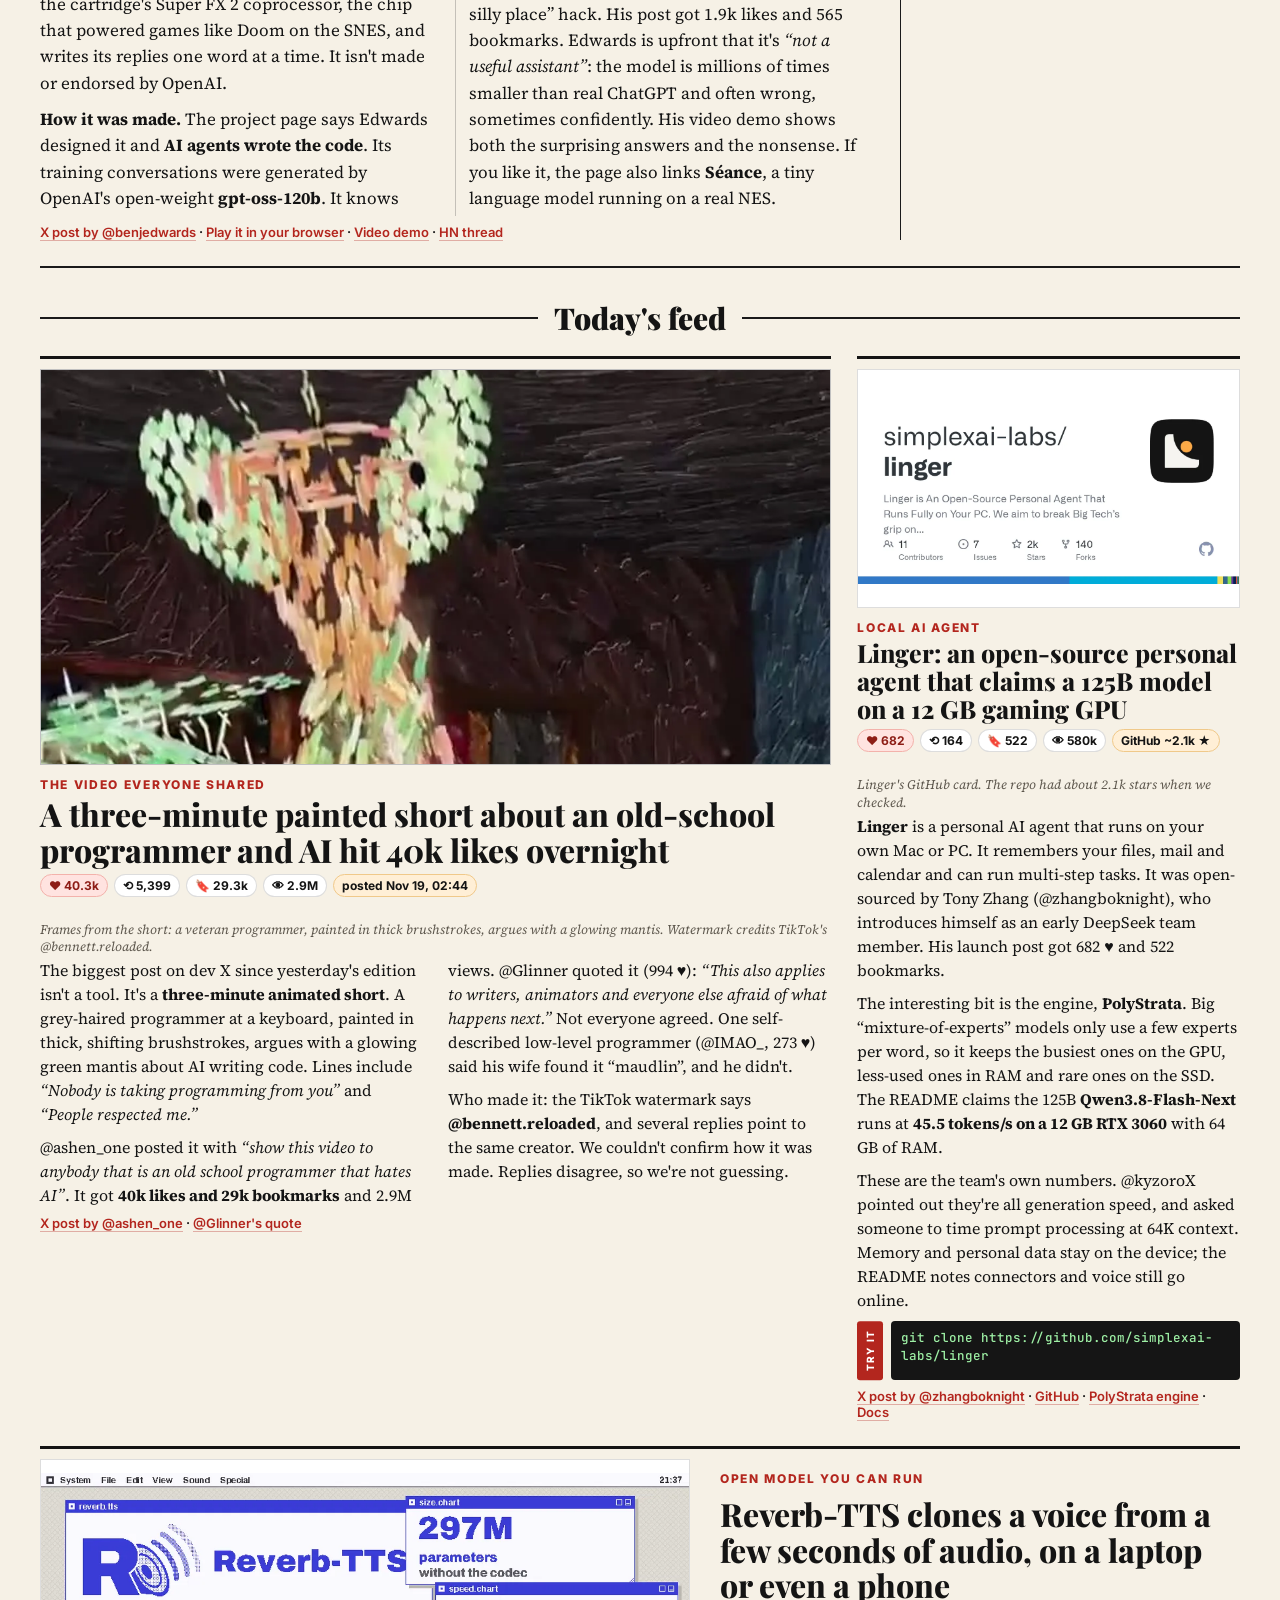
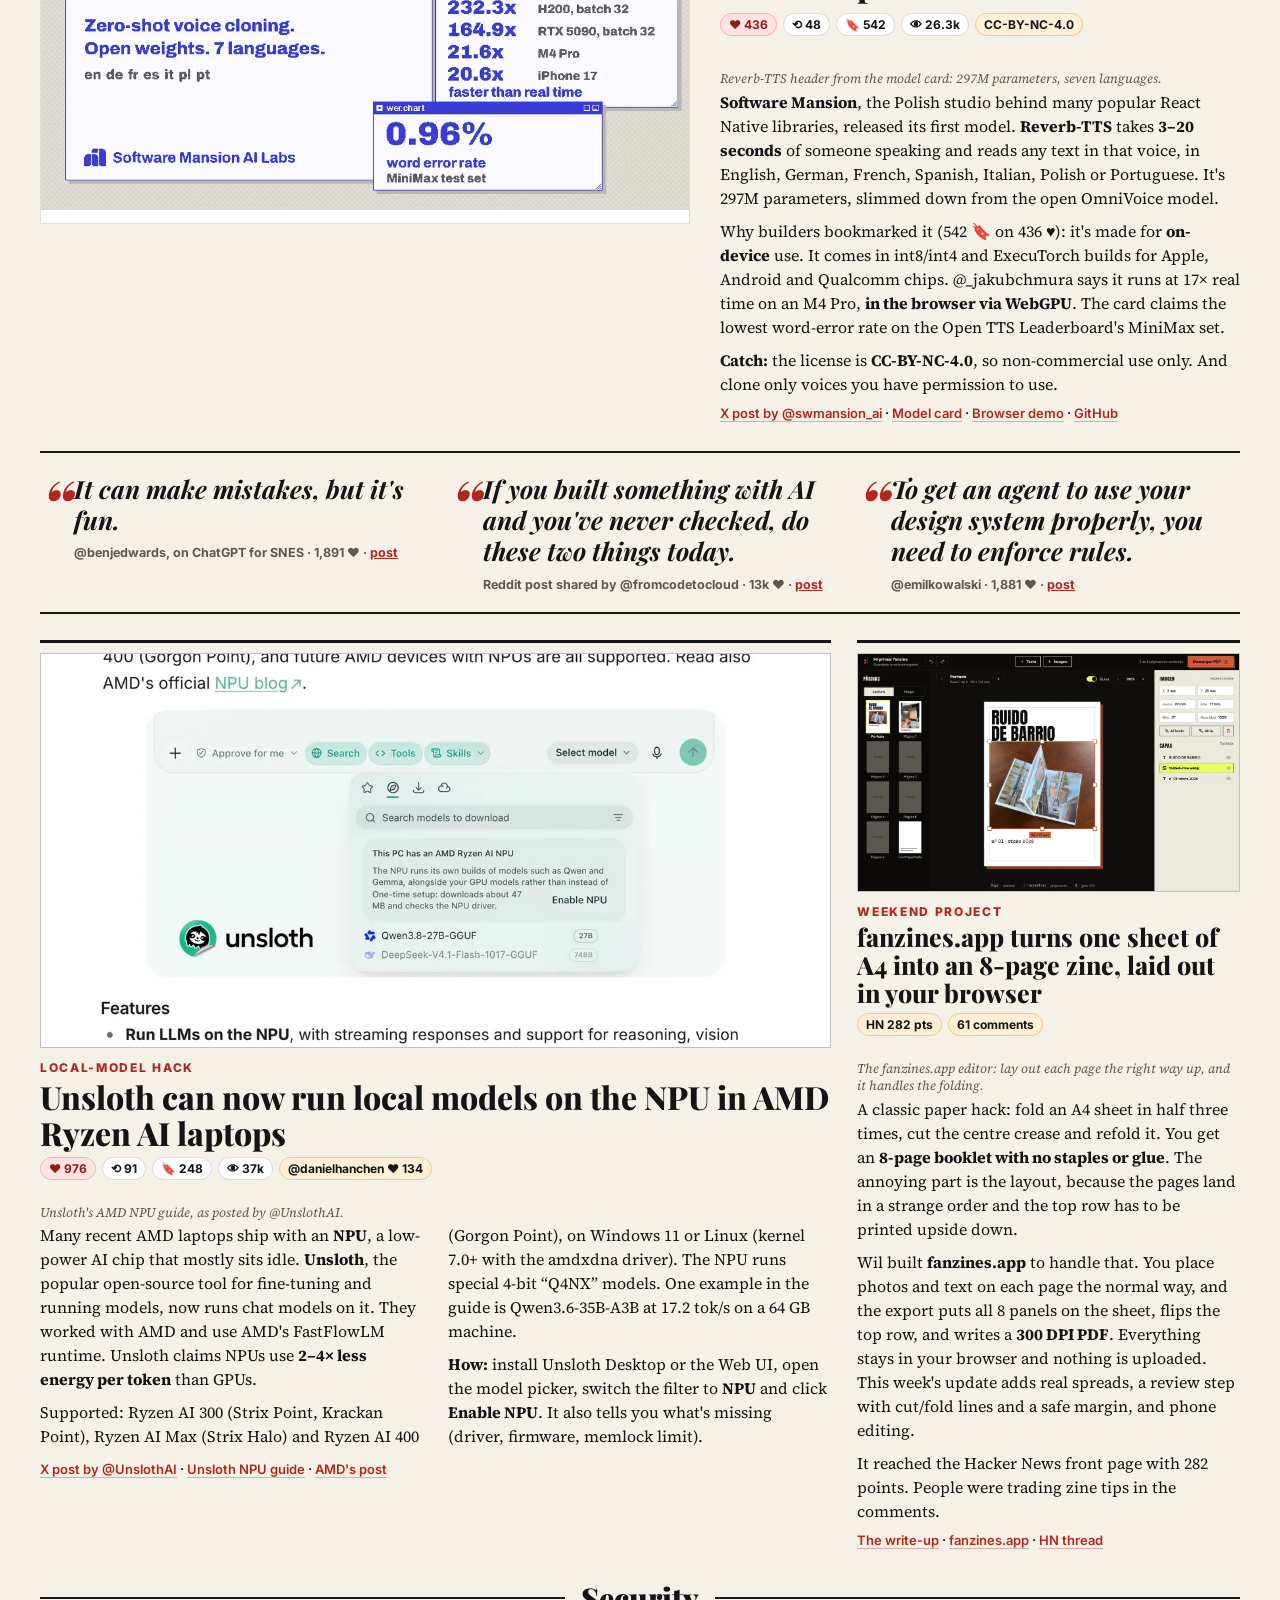
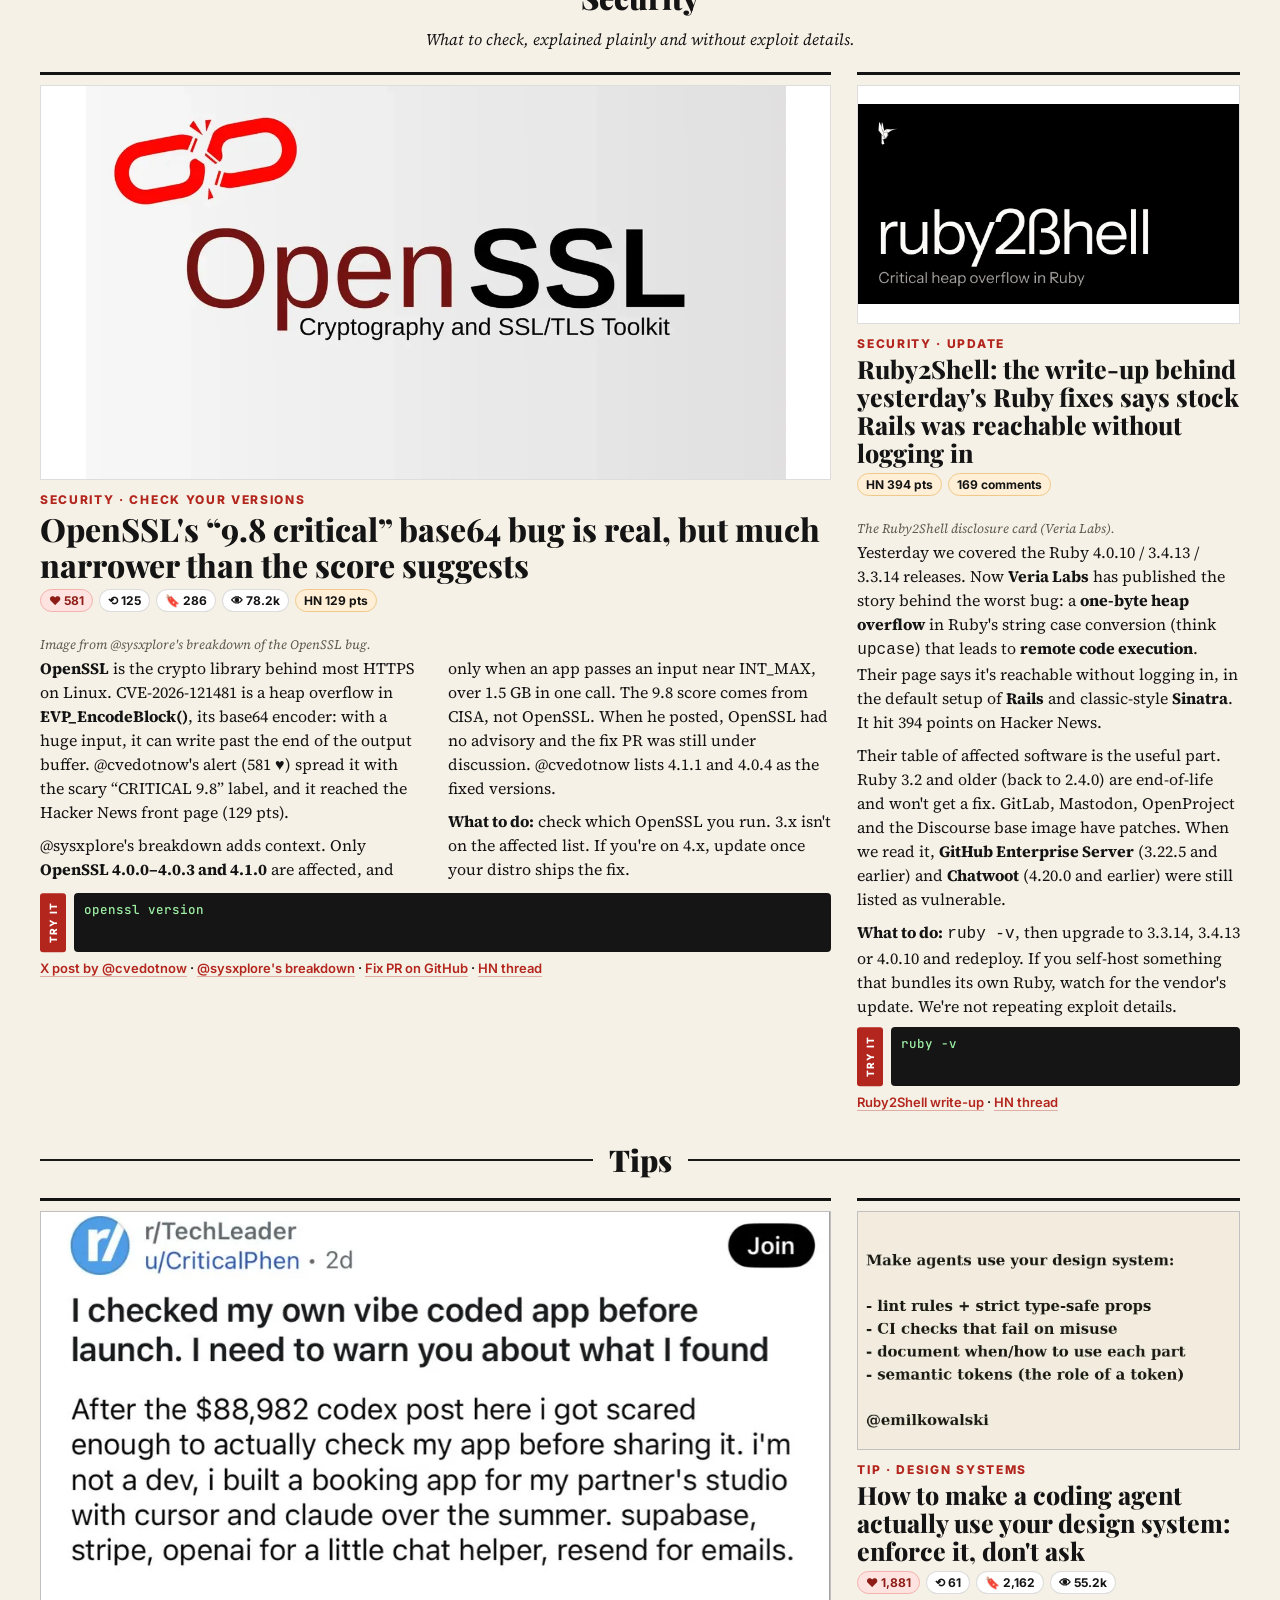
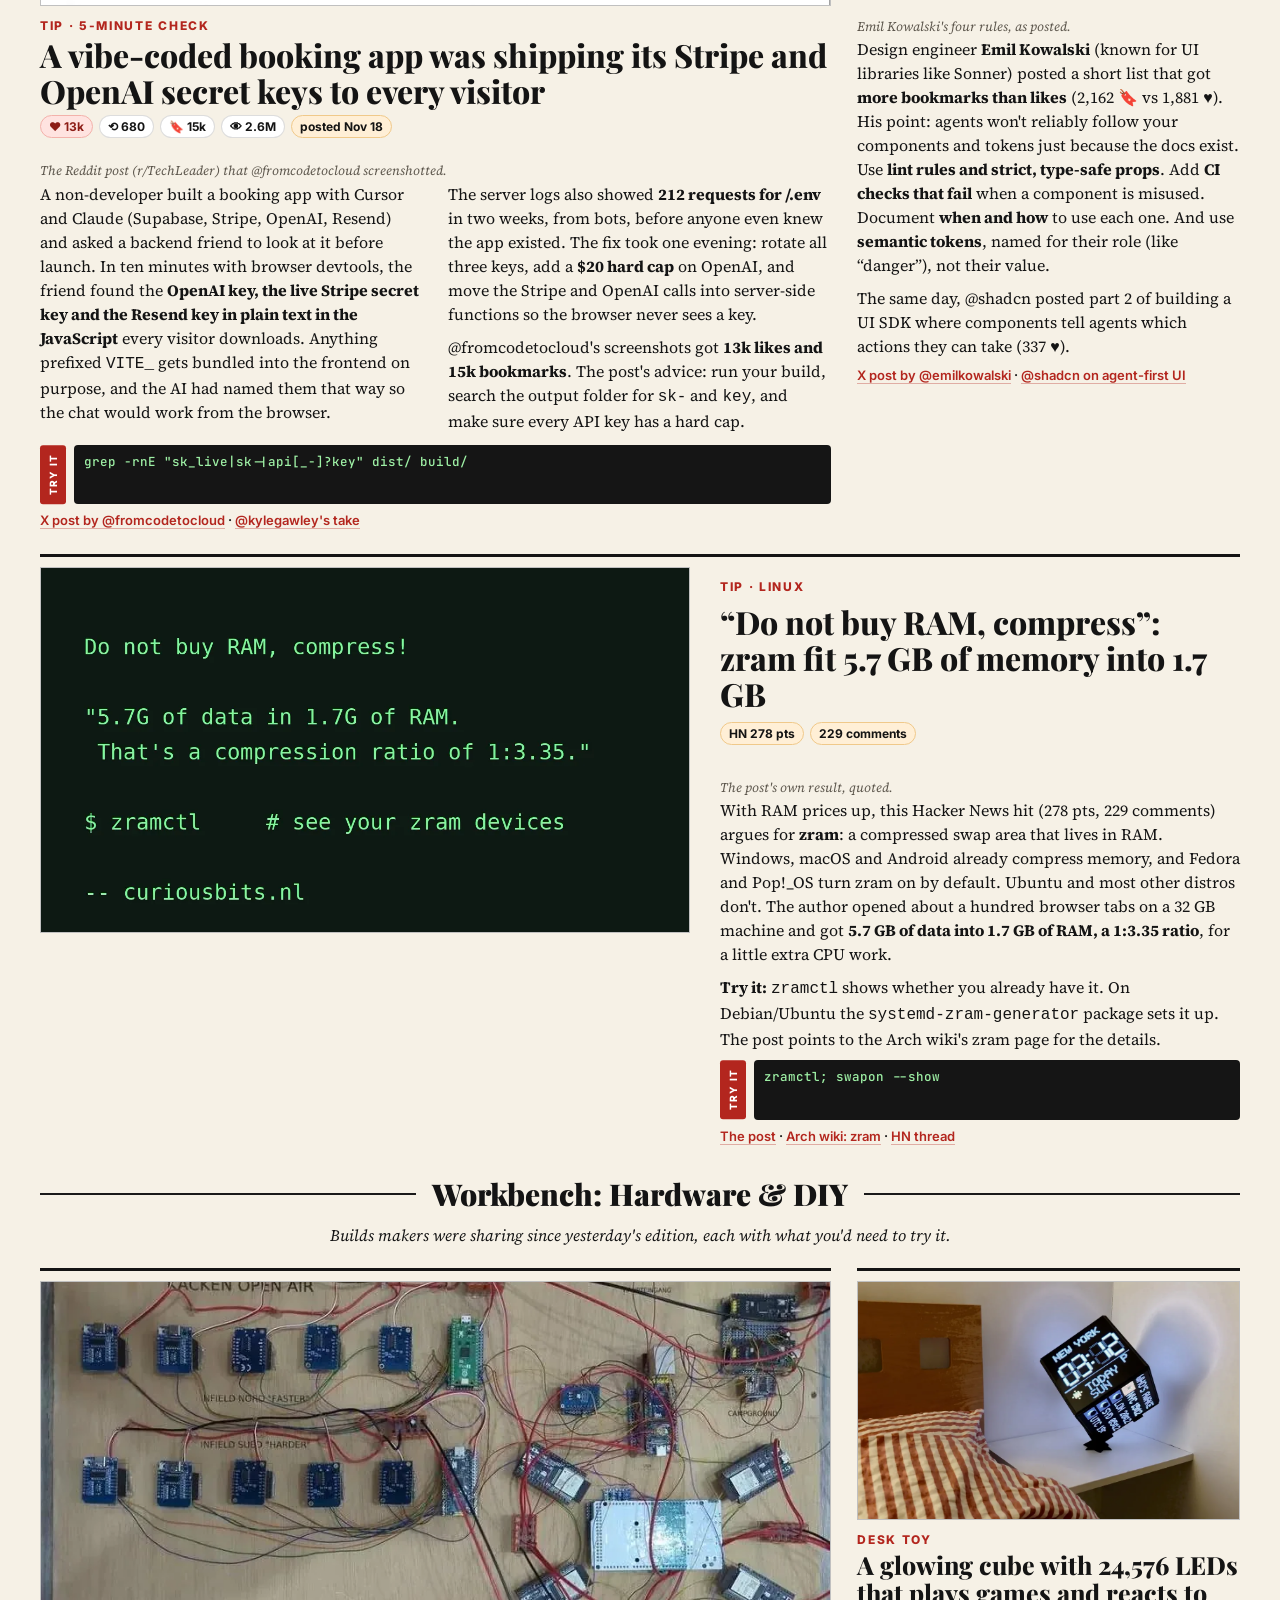
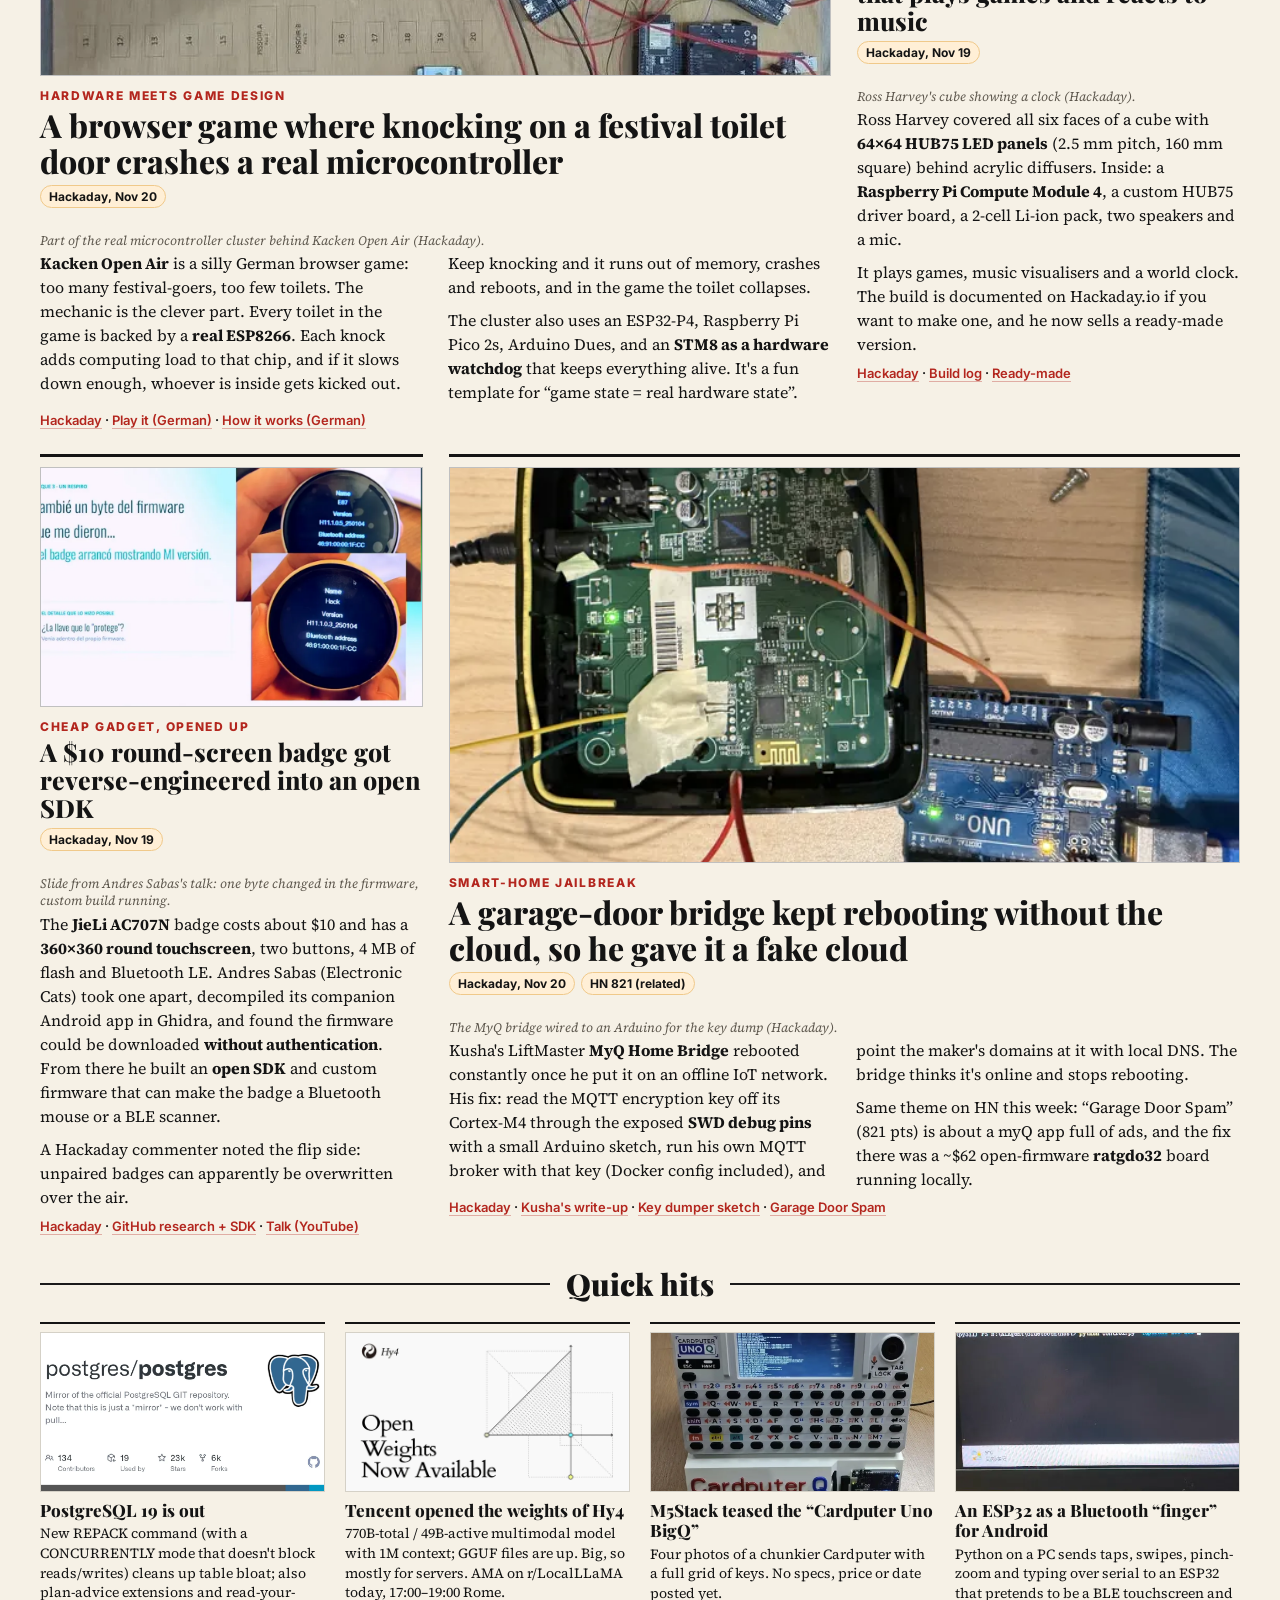
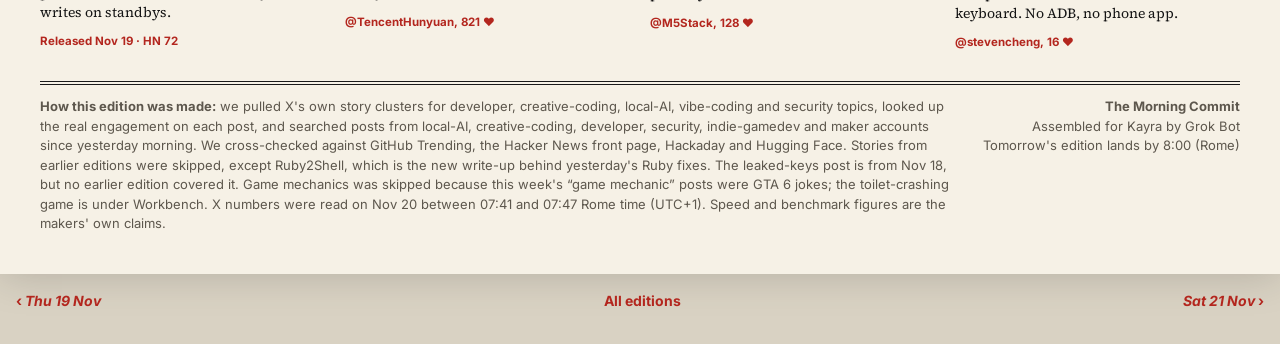
<file: editions/2026-11-20/index.html>
<!doctype html><html lang="en"><head><meta charset="utf-8"><meta name="viewport" content="width=device-width,initial-scale=1,viewport-fit=cover">
<title>The Morning Commit, Friday, November 20, 2026</title>
<meta name="description" content="Tech journalist Benj Edwards had AI agents build an unofficial “ChatGPT for SNES”: a 2.2-million-parameter model that runs on the Doom-era Super FX 2 chip and types its answers one word at a time. It&#x27;s often wrong, and that&#x27;s half the fun.">
<meta name="mc:lead" content="Someone put a tiny ChatGPT-style AI on a real Super Nintendo, and you can chat with it in your browser">
<meta name="mc:deck" content="Tech journalist Benj Edwards had AI agents build an unofficial “ChatGPT for SNES”: a 2.2-million-parameter model that runs on the Doom-era Super FX 2 chip and types its answers one word at a time. It&#x27;s often wrong, and that&#x27;s half the fun.">
<meta name="mc:thumb" content="img/snes1.webp">
<link rel="preconnect" href="https://fonts.googleapis.com"><link rel="preconnect" href="https://fonts.gstatic.com" crossorigin><link href="https://fonts.googleapis.com/css2?family=Playfair+Display:ital,wght@0,700;0,900;1,700&family=Source+Serif+4:ital,opsz,wght@0,8..60,400;0,8..60,600;1,8..60,400&family=Inter:wght@500;700;800&family=JetBrains+Mono:wght@500&display=swap" rel="stylesheet">
<link rel="stylesheet" href="../../assets/style.css?v=1795761801">
<style>
.wb-intro{text-align:center;font-style:italic;margin:-8px auto 22px;max-width:640px}
.section.sub{font-size:22px;margin-top:34px}
#linger .ph>img:first-child,#reverb .ph>img:first-child,#ruby2shell .ph>img:first-child,#openssl .ph>img:first-child{object-fit:contain;background:#fff}
#short .ph>img:first-child{object-position:center 30%}
#vibekeys .ph>img:first-child{object-position:center 15%}
.lead .hero .chart{width:34%}
</style>
<meta name="mc:built" content="1795761801">
<!--mc:head-->
<meta name="theme-color" content="#141414">
<meta name="color-scheme" content="light">
<link rel="manifest" href="../../manifest.webmanifest">
<link rel="icon" type="image/png" sizes="48x48" href="../../assets/icons/favicon-48.png">
<link rel="icon" type="image/png" sizes="192x192" href="../../assets/icons/icon-192.png">
<link rel="apple-touch-icon" href="../../assets/icons/apple-touch-icon.png">
<meta name="apple-mobile-web-app-capable" content="yes">
<meta name="mobile-web-app-capable" content="yes">
<meta name="apple-mobile-web-app-status-bar-style" content="black-translucent">
<meta name="apple-mobile-web-app-title" content="Morning Commit">
<meta property="og:title" content="The Morning Commit · Friday, November 20, 2026">
<meta property="og:description" content="Someone put a tiny ChatGPT-style AI on a real Super Nintendo, and you can chat with it in your browser">
<meta property="og:image" content="https://kayraucklnc.github.io/morning-commit/editions/2026-11-20/img/_thumb.webp">
<script>if(matchMedia("(max-width:760px)").matches)document.documentElement.classList.add("mc-phone");</script>
<script defer src="../../assets/app.js?v=1795761801"></script>
<!--/mc:head-->
</head>
<body><!--mc:nav--><nav class="mcnav"><div class="in"><a class="home" href="../../">The Morning Commit</a><div class="pn"><a href="../../editions/2026-11-19/" rel="prev" aria-label="Older edition">‹ <i class="lbl">Thu 19 Nov</i></a><a href="../../archive/">Archive</a><a href="../../editions/2026-11-21/" rel="next" aria-label="Newer edition"><i class="lbl">Sat 21 Nov</i> ›</a></div></div></nav><!--/mc:nav--><div class="paper">
<div class="topline"><span>Vol. I · No. 5</span><span>Friday, November 20, 2026 · Rome edition</span><span>What blew up on X, HN, GitHub &amp; the workbench</span></div>
<header class="mast"><h1>The Morning Commit</h1><div class="tag">The things builders were playing with while you weren't scrolling</div></header>
<div class="ticker"><b>MOST-LIKED, PAST 48H ▸</b>Painted programmer short ♥ 40k ◆ Vibe-coded app leaking keys ♥ 13k ◆ ChatGPT for SNES ♥ 1.9k ◆ Design-system rules ♥ 1.9k ◆ Unsloth on AMD NPUs ♥ 976 ◆ Linger ♥ 682 ◆ Ruby2Shell HN 394 pts ◆ fanzines.app HN 282 pts</div>
<nav class="liked" aria-label="Most-liked in the past 48 hours"><div class="liked-label">Most-liked, past 48h</div><div class="liked-track"><a class="chip" href="#short"><img src="img/short_50.webp" alt=""><span class="chip-t">Painted short</span><span class="chip-n">♥ 40k</span></a><a class="chip" href="#vibekeys"><img src="img/vibe1.webp" alt=""><span class="chip-t">Leaked keys</span><span class="chip-n">♥ 13k</span></a><a class="chip" href="#snes"><img src="img/snes1.webp" alt=""><span class="chip-t">ChatGPT on SNES</span><span class="chip-n">♥ 1.9k</span></a><a class="chip" href="#unsloth"><img src="img/unsloth.webp" alt=""><span class="chip-t">Unsloth NPU</span><span class="chip-n">♥ 976</span></a><a class="chip" href="#linger"><img src="img/linger-gh.webp" alt=""><span class="chip-t">Linger</span><span class="chip-n">♥ 682</span></a></div></nav>

<section class="lead" id="snes">
 <div>
  <figure class="hero"><img class="main" src="img/snes1.webp" alt="ChatGPT for SNES on a CRT next to a Super Nintendo"><img class="chart" src="img/snes2.webp" alt="Close-up of a chat on the CRT"><figcaption>ChatGPT for SNES running on real hardware and a CRT (photos: @benjedwards). Inset: the bot introducing itself.</figcaption></figure>
  <div class="kicker">Lead story · Small model, wild place</div>
  <h2>Someone put a tiny ChatGPT-style AI on a real Super Nintendo, and you can chat with it in your browser</h2>
  <p class="hook">A 2.2M-parameter language model running on the SNES&#x27;s Super FX 2 chip. Try it in an emulator.</p>
  <p class="deck">Tech journalist Benj Edwards had AI agents build an unofficial “ChatGPT for SNES”: a 2.2-million-parameter model that runs on the Doom-era Super FX 2 chip and types its answers one word at a time. It&#x27;s often wrong, and that&#x27;s half the fun.</p>
  <div class="badges"><span class="b like">♥ 1,891</span><span class="b rt">⟲ 186</span><span class="b sv">🔖 565</span><span class="b vw">👁 103.4k</span><span class="b ex">HN 47 pts</span></div>
  <details class="more lead-more">
  <summary>Read the story</summary>
  <div class="cols">
   <p><b>What it is.</b> Benj Edwards, a tech journalist and retro-computing fan, asked a fun question: <i>“AI runs on GPUs, so I wondered: how good would ChatGPT be if it ran on the Super NES's best GPU, the Super FX 2 chip?”</i> The answer is <b>ChatGPT for SNES</b>, an unofficial ROM. A small language model with about <b>2.2 million parameters</b> runs on the cartridge's Super FX 2 coprocessor, the chip that powered games like Doom on the SNES, and writes its replies one word at a time. It isn't made or endorsed by OpenAI.</p>
   <p><b>How it was made.</b> The project page says Edwards designed it and <b>AI agents wrote the code</b>. Its training conversations were generated by OpenAI's open-weight <b>gpt-oss-120b</b>. It knows about 8,000 words. A second build adds a “fact book”, the opening sentences of <b>150,000 Simple English Wikipedia articles</b> stored in the cartridge's MSU-1 data file, so the model can decide to look something up, a bit like ChatGPT searching the web.</p>
   <p><b>Why people love it.</b> It's a perfect “small model, silly place” hack. His post got 1.9k likes and 565 bookmarks. Edwards is upfront that it's <i>“not a useful assistant”</i>: the model is millions of times smaller than real ChatGPT and often wrong, sometimes confidently. His video demo shows both the surprising answers and the nonsense. If you like it, the page also links <b>Séance</b>, a tiny language model running on a real NES.</p>
  </div>
  <div class="links"><a href="https://x.com/benjedwards/status/2123457434962608525">X post by @benjedwards</a> · <a href="https://www.bxfoundry.com/chatgpt_snes/">Play it in your browser</a> · <a href="https://x.com/benjedwards/status/2123459262911504640">Video demo</a> · <a href="https://news.ycombinator.com/item?id=50568548">HN thread</a></div>
  </details>
 </div>
 <aside class="side">
  <details class="more side-more">
  <summary>Try it tonight</summary>
  <div class="boxh">Try it tonight</div>
  <div class="try"><ul>
   <li><b>Chat with a Super Nintendo</b><code>bxfoundry.com/chatgpt_snes</code><small>Browser emulator (~4 MB). Press Start, type, Enter. Real hardware needs an FXPak Pro/sd2snes.</small></li>
   <li><b>Is your build leaking keys?</b><code>grep -rnE "sk_live|sk-|api[_-]?key" dist/</code><small>Then put a hard cap on every API key.</small></li>
   <li><b>Is your Ruby patched?</b><code>ruby -v</code><small>Want 3.3.14, 3.4.13 or 4.0.10+.</small></li>
   <li><b>Which OpenSSL do you have?</b><code>openssl version</code><small>Only 4.0.0–4.0.3 and 4.1.0 are affected.</small></li>
   <li><b>Free RAM with compression</b><code>zramctl; swapon --show</code><small>Ubuntu: install systemd-zram-generator.</small></li>
   <li><b>Clone your own voice locally</b><code>huggingface.co/spaces/software-mansion/Reverb-TTS-runntime</code><small>Non-commercial license; your own voice only.</small></li>
  </ul></div>
  <div class="numbers"><div class="boxh">By the numbers · likes on X</div><div class="bar"><span class="bl">ChatGPT for SNES</span><span class="bt"><i style="width:100.0%"></i></span><span class="bn">1,891</span></div><div class="bar"><span class="bl">Design-system rules</span><span class="bt"><i style="width:99.5%"></i></span><span class="bn">1,881</span></div><div class="bar"><span class="bl">Unsloth on AMD NPUs</span><span class="bt"><i style="width:51.6%"></i></span><span class="bn">976</span></div><div class="bar"><span class="bl">Hy4 open weights</span><span class="bt"><i style="width:43.4%"></i></span><span class="bn">821</span></div><div class="bar"><span class="bl">Linger</span><span class="bt"><i style="width:36.1%"></i></span><span class="bn">682</span></div><div class="bar"><span class="bl">OpenSSL CVE alert</span><span class="bt"><i style="width:30.7%"></i></span><span class="bn">581</span></div><div class="bar"><span class="bl">Reverb-TTS</span><span class="bt"><i style="width:23.1%"></i></span><span class="bn">436</span></div><div class="bar"><span class="bl">Cardputer BigQ</span><span class="bt"><i style="width:6.8%"></i></span><span class="bn">128</span></div><div class="src">Likes on each story's main X post, read via the X API on Nov 20, 07:41–07:47 Rome time (UTC+1). The painted short (40k ♥) and the leaked-keys post (13k ♥) are left out so the other bars stay visible.</div></div>
  </details>
 </aside>
</section>

<div class="section">Today's feed</div>
<div class="grid">
 <article class="card wide" id="short"><figure><div class="ph"><img src="img/short_50.webp" alt=""></div></figure><div class="kicker">The video everyone shared</div><h3>A three-minute painted short about an old-school programmer and AI hit 40k likes overnight</h3><p class="hook">A painterly short about a veteran coder arguing with an AI mantis. Programmers can&#x27;t stop sharing it.</p><div class="badges"><span class="b like">♥ 40.3k</span><span class="b rt">⟲ 5,399</span><span class="b sv">🔖 29.3k</span><span class="b vw">👁 2.9M</span><span class="b ex">posted Nov 19, 02:44</span></div><details class="more"><summary>Read the story</summary><figcaption>Frames from the short: a veteran programmer, painted in thick brushstrokes, argues with a glowing mantis. Watermark credits TikTok&#x27;s @bennett.reloaded.</figcaption><div class="txt"><p>The biggest post on dev X since yesterday's edition isn't a tool. It's a <b>three-minute animated short</b>. A grey-haired programmer at a keyboard, painted in thick, shifting brushstrokes, argues with a glowing green mantis about AI writing code. Lines include <i>“Nobody is taking programming from you”</i> and <i>“People respected me.”</i></p><p>@ashen_one posted it with <i>“show this video to anybody that is an old school programmer that hates AI”</i>. It got <b>40k likes and 29k bookmarks</b> and 2.9M views. @Glinner quoted it (994 ♥): <i>“This also applies to writers, animators and everyone else afraid of what happens next.”</i> Not everyone agreed. One self-described low-level programmer (@IMAO_, 273 ♥) said his wife found it “maudlin”, and he didn't.</p><p>Who made it: the TikTok watermark says <b>@bennett.reloaded</b>, and several replies point to the same creator. We couldn't confirm how it was made. Replies disagree, so we're not guessing.</p></div><div class="links"><a href="https://x.com/ashen_one/status/2123230920626884849">X post by @ashen_one</a> · <a href="https://x.com/Glinner/status/2123315869761855678">@Glinner&#x27;s quote</a></div></details></article>
 <article class="card" id="linger"><figure><div class="ph"><img src="img/linger-gh.webp" alt=""></div></figure><div class="kicker">Local AI agent</div><h3>Linger: an open-source personal agent that claims a 125B model on a 12 GB gaming GPU</h3><p class="hook">Open-source local agent; its engine parks busy experts on GPU, the rest in RAM and SSD.</p><div class="badges"><span class="b like">♥ 682</span><span class="b rt">⟲ 164</span><span class="b sv">🔖 522</span><span class="b vw">👁 580k</span><span class="b ex">GitHub ~2.1k ★</span></div><details class="more"><summary>Read the story</summary><figcaption>Linger&#x27;s GitHub card. The repo had about 2.1k stars when we checked.</figcaption><div class="txt"><p><b>Linger</b> is a personal AI agent that runs on your own Mac or PC. It remembers your files, mail and calendar and can run multi-step tasks. It was open-sourced by Tony Zhang (@zhangboknight), who introduces himself as an early DeepSeek team member. His launch post got 682 ♥ and 522 bookmarks.</p><p>The interesting bit is the engine, <b>PolyStrata</b>. Big “mixture-of-experts” models only use a few experts per word, so it keeps the busiest ones on the GPU, less-used ones in RAM and rare ones on the SSD. The README claims the 125B <b>Qwen3.8-Flash-Next</b> runs at <b>45.5 tokens/s on a 12 GB RTX 3060</b> with 64 GB of RAM.</p><p>These are the team's own numbers. @kyzoroX pointed out they're all generation speed, and asked someone to time prompt processing at 64K context. Memory and personal data stay on the device; the README notes connectors and voice still go online.</p></div><div class="tryit"><span>TRY IT</span><code>git clone https://github.com/simplexai-labs/linger</code></div><div class="links"><a href="https://x.com/zhangboknight/status/2123237197050794364">X post by @zhangboknight</a> · <a href="https://github.com/simplexai-labs/linger">GitHub</a> · <a href="https://github.com/simplexai-labs/PolyStrata">PolyStrata engine</a> · <a href="https://docs.heylinger.com/">Docs</a></div></details></article>
 <article class="card full" id="reverb"><figure><div class="ph"><img src="img/reverb-header.webp" alt=""></div></figure><div class="kicker">Open model you can run</div><h3>Reverb-TTS clones a voice from a few seconds of audio, on a laptop or even a phone</h3><p class="hook">A 297M voice-cloning model in 7 languages that runs locally, even in WebGPU.</p><div class="badges"><span class="b like">♥ 436</span><span class="b rt">⟲ 48</span><span class="b sv">🔖 542</span><span class="b vw">👁 26.3k</span><span class="b ex">CC-BY-NC-4.0</span></div><details class="more"><summary>Read the story</summary><figcaption>Reverb-TTS header from the model card: 297M parameters, seven languages.</figcaption><div class="txt"><p><b>Software Mansion</b>, the Polish studio behind many popular React Native libraries, released its first model. <b>Reverb-TTS</b> takes <b>3–20 seconds</b> of someone speaking and reads any text in that voice, in English, German, French, Spanish, Italian, Polish or Portuguese. It's 297M parameters, slimmed down from the open OmniVoice model.</p><p>Why builders bookmarked it (542 🔖 on 436 ♥): it's made for <b>on-device</b> use. It comes in int8/int4 and ExecuTorch builds for Apple, Android and Qualcomm chips. @_jakubchmura says it runs at 17× real time on an M4 Pro, <b>in the browser via WebGPU</b>. The card claims the lowest word-error rate on the Open TTS Leaderboard's MiniMax set.</p><p><b>Catch:</b> the license is <b>CC-BY-NC-4.0</b>, so non-commercial use only. And clone only voices you have permission to use.</p></div><div class="links"><a href="https://x.com/swmansion_ai/status/2123445608950202864">X post by @swmansion_ai</a> · <a href="https://huggingface.co/software-mansion/Reverb-TTS">Model card</a> · <a href="https://huggingface.co/spaces/software-mansion/Reverb-TTS-runntime">Browser demo</a> · <a href="https://github.com/software-mansion-labs/Reverb-TTS">GitHub</a></div></details></article>
</div>

<details class="more quotes-more">
 <summary>Quotes from today</summary>
<div class="pull">
 <blockquote>It can make mistakes, but it's fun.<cite>@benjedwards, on ChatGPT for SNES · 1,891 ♥ · <a href="https://x.com/benjedwards/status/2123457434962608525">post</a></cite></blockquote>
 <blockquote>If you built something with AI and you've never checked, do these two things today.<cite>Reddit post shared by @fromcodetocloud · 13k ♥ · <a href="https://x.com/fromcodetocloud/status/2123062312617804096">post</a></cite></blockquote>
 <blockquote>To get an agent to use your design system properly, you need to enforce rules.<cite>@emilkowalski · 1,881 ♥ · <a href="https://x.com/emilkowalski/status/2123467231510057157">post</a></cite></blockquote>
</div>
</details>

<div class="grid" style="margin-top:26px">
 <article class="card wide" id="unsloth"><figure><div class="ph"><img src="img/unsloth.webp" alt=""></div></figure><div class="kicker">Local-model hack</div><h3>Unsloth can now run local models on the NPU in AMD Ryzen AI laptops</h3><p class="hook">That idle AI chip in Ryzen AI laptops now runs local LLMs in Unsloth, using less power.</p><div class="badges"><span class="b like">♥ 976</span><span class="b rt">⟲ 91</span><span class="b sv">🔖 248</span><span class="b vw">👁 37k</span><span class="b ex">@danielhanchen ♥ 134</span></div><details class="more"><summary>Read the story</summary><figcaption>Unsloth&#x27;s AMD NPU guide, as posted by @UnslothAI.</figcaption><div class="txt"><p>Many recent AMD laptops ship with an <b>NPU</b>, a low-power AI chip that mostly sits idle. <b>Unsloth</b>, the popular open-source tool for fine-tuning and running models, now runs chat models on it. They worked with AMD and use AMD's FastFlowLM runtime. Unsloth claims NPUs use <b>2–4× less energy per token</b> than GPUs.</p><p>Supported: Ryzen AI 300 (Strix Point, Krackan Point), Ryzen AI Max (Strix Halo) and Ryzen AI 400 (Gorgon Point), on Windows 11 or Linux (kernel 7.0+ with the amdxdna driver). The NPU runs special 4-bit “Q4NX” models. One example in the guide is Qwen3.6-35B-A3B at 17.2 tok/s on a 64 GB machine.</p><p><b>How:</b> install Unsloth Desktop or the Web UI, open the model picker, switch the filter to <b>NPU</b> and click <b>Enable NPU</b>. It also tells you what's missing (driver, firmware, memlock limit).</p></div><div class="links"><a href="https://x.com/UnslothAI/status/2123432043094913429">X post by @UnslothAI</a> · <a href="https://unsloth.ai/docs/get-started/install/amd/amd-npu">Unsloth NPU guide</a> · <a href="https://newsroom.amd.com/news/amd-unsloth-bring-npu-support-agentic-ai-applications/">AMD&#x27;s post</a></div></details></article>
 <article class="card" id="zine"><figure><div class="ph"><img src="img/zine.webp" alt=""></div></figure><div class="kicker">Weekend project</div><h3>fanzines.app turns one sheet of A4 into an 8-page zine, laid out in your browser</h3><p class="hook">Fold one A4 sheet into an 8-page booklet; this web app handles the upside-down page order.</p><div class="badges"><span class="b ex">HN 282 pts</span><span class="b ex">61 comments</span></div><details class="more"><summary>Read the story</summary><figcaption>The fanzines.app editor: lay out each page the right way up, and it handles the folding.</figcaption><div class="txt"><p>A classic paper hack: fold an A4 sheet in half three times, cut the centre crease and refold it. You get an <b>8-page booklet with no staples or glue</b>. The annoying part is the layout, because the pages land in a strange order and the top row has to be printed upside down.</p><p>Wil built <b>fanzines.app</b> to handle that. You place photos and text on each page the normal way, and the export puts all 8 panels on the sheet, flips the top row, and writes a <b>300 DPI PDF</b>. Everything stays in your browser and nothing is uploaded. This week's update adds real spreads, a review step with cut/fold lines and a safe margin, and phone editing.</p><p>It reached the Hacker News front page with 282 points. People were trading zine tips in the comments.</p></div><div class="links"><a href="https://krthr.co/paper-folds-and-whats-new-in-fanzines-app/">The write-up</a> · <a href="https://fanzines.app">fanzines.app</a> · <a href="https://news.ycombinator.com/item?id=50559719">HN thread</a></div></details></article>
</div>

<div class="section" id="security">Security</div>
<p class="wb-intro">What to check, explained plainly and without exploit details.</p>
<div class="grid"><article class="card wide" id="openssl"><figure><div class="ph"><img src="img/openssl.webp" alt=""></div></figure><div class="kicker">Security · check your versions</div><h3>OpenSSL&#x27;s “9.8 critical” base64 bug is real, but much narrower than the score suggests</h3><p class="hook">A 9.8-rated OpenSSL overflow, but only on 4.x and only with 1.5 GB+ inputs.</p><div class="badges"><span class="b like">♥ 581</span><span class="b rt">⟲ 125</span><span class="b sv">🔖 286</span><span class="b vw">👁 78.2k</span><span class="b ex">HN 129 pts</span></div><details class="more"><summary>Read the story</summary><figcaption>Image from @sysxplore&#x27;s breakdown of the OpenSSL bug.</figcaption><div class="txt"><p><b>OpenSSL</b> is the crypto library behind most HTTPS on Linux. CVE-2026-121481 is a heap overflow in <b>EVP_EncodeBlock()</b>, its base64 encoder: with a huge input, it can write past the end of the output buffer. @cvedotnow's alert (581 ♥) spread it with the scary “CRITICAL 9.8” label, and it reached the Hacker News front page (129 pts).</p><p>@sysxplore's breakdown adds context. Only <b>OpenSSL 4.0.0–4.0.3 and 4.1.0</b> are affected, and only when an app passes an input near INT_MAX, over 1.5 GB in one call. The 9.8 score comes from CISA, not OpenSSL. When he posted, OpenSSL had no advisory and the fix PR was still under discussion. @cvedotnow lists 4.1.1 and 4.0.4 as the fixed versions.</p><p><b>What to do:</b> check which OpenSSL you run. 3.x isn't on the affected list. If you're on 4.x, update once your distro ships the fix.</p></div><div class="tryit"><span>TRY IT</span><code>openssl version</code></div><div class="links"><a href="https://x.com/cvedotnow/status/2123532353368723666">X post by @cvedotnow</a> · <a href="https://x.com/sysxplore/status/2123634529759891474">@sysxplore&#x27;s breakdown</a> · <a href="https://github.com/openssl/openssl/pull/33652">Fix PR on GitHub</a> · <a href="https://news.ycombinator.com/item?id=50569226">HN thread</a></div></details></article><article class="card" id="ruby2shell"><figure><div class="ph"><img src="img/ruby2shell.webp" alt=""></div></figure><div class="kicker">Security · update</div><h3>Ruby2Shell: the write-up behind yesterday&#x27;s Ruby fixes says stock Rails was reachable without logging in</h3><p class="hook">A one-byte bug in Ruby&#x27;s upcase let strangers run code on default Rails. Update Ruby.</p><div class="badges"><span class="b ex">HN 394 pts</span><span class="b ex">169 comments</span></div><details class="more"><summary>Read the story</summary><figcaption>The Ruby2Shell disclosure card (Veria Labs).</figcaption><div class="txt"><p>Yesterday we covered the Ruby 4.0.10 / 3.4.13 / 3.3.14 releases. Now <b>Veria Labs</b> has published the story behind the worst bug: a <b>one-byte heap overflow</b> in Ruby's string case conversion (think <code>upcase</code>) that leads to <b>remote code execution</b>. Their page says it's reachable without logging in, in the default setup of <b>Rails</b> and classic-style <b>Sinatra</b>. It hit 394 points on Hacker News.</p><p>Their table of affected software is the useful part. Ruby 3.2 and older (back to 2.4.0) are end-of-life and won't get a fix. GitLab, Mastodon, OpenProject and the Discourse base image have patches. When we read it, <b>GitHub Enterprise Server</b> (3.22.5 and earlier) and <b>Chatwoot</b> (4.20.0 and earlier) were still listed as vulnerable.</p><p><b>What to do:</b> <code>ruby -v</code>, then upgrade to 3.3.14, 3.4.13 or 4.0.10 and redeploy. If you self-host something that bundles its own Ruby, watch for the vendor's update. We're not repeating exploit details.</p></div><div class="tryit"><span>TRY IT</span><code>ruby -v</code></div><div class="links"><a href="https://verialabs.com/ruby2shell/">Ruby2Shell write-up</a> · <a href="https://news.ycombinator.com/item?id=50556287">HN thread</a></div></details></article></div>
<div class="section" id="tips">Tips</div>
<div class="grid"><article class="card wide" id="vibekeys"><figure><div class="ph"><img src="img/vibe1.webp" alt=""></div></figure><div class="kicker">Tip · 5-minute check</div><h3>A vibe-coded booking app was shipping its Stripe and OpenAI secret keys to every visitor</h3><p class="hook">Search your build folder for &#x27;sk-&#x27; and put hard spending caps on your API keys. Today.</p><div class="badges"><span class="b like">♥ 13k</span><span class="b rt">⟲ 680</span><span class="b sv">🔖 15k</span><span class="b vw">👁 2.6M</span><span class="b ex">posted Nov 18</span></div><details class="more"><summary>Read the story</summary><figcaption>The Reddit post (r/TechLeader) that @fromcodetocloud screenshotted.</figcaption><div class="txt"><p>A non-developer built a booking app with Cursor and Claude (Supabase, Stripe, OpenAI, Resend) and asked a backend friend to look at it before launch. In ten minutes with browser devtools, the friend found the <b>OpenAI key, the live Stripe secret key and the Resend key in plain text in the JavaScript</b> every visitor downloads. Anything prefixed <code>VITE_</code> gets bundled into the frontend on purpose, and the AI had named them that way so the chat would work from the browser.</p><p>The server logs also showed <b>212 requests for /.env</b> in two weeks, from bots, before anyone even knew the app existed. The fix took one evening: rotate all three keys, add a <b>$20 hard cap</b> on OpenAI, and move the Stripe and OpenAI calls into server-side functions so the browser never sees a key.</p><p>@fromcodetocloud's screenshots got <b>13k likes and 15k bookmarks</b>. The post's advice: run your build, search the output folder for <code>sk-</code> and <code>key</code>, and make sure every API key has a hard cap.</p></div><div class="tryit"><span>TRY IT</span><code>grep -rnE &quot;sk_live|sk-|api[_-]?key&quot; dist/ build/</code></div><div class="links"><a href="https://x.com/fromcodetocloud/status/2123062312617804096">X post by @fromcodetocloud</a> · <a href="https://x.com/kylegawley/status/2123235603751838123">@kylegawley&#x27;s take</a></div></details></article><article class="card" id="emil"><figure><div class="ph"><img src="img/emil.webp" alt=""></div></figure><div class="kicker">Tip · design systems</div><h3>How to make a coding agent actually use your design system: enforce it, don&#x27;t ask</h3><p class="hook">Lint rules, typed props, CI checks and semantic tokens keep agents on your components.</p><div class="badges"><span class="b like">♥ 1,881</span><span class="b rt">⟲ 61</span><span class="b sv">🔖 2,162</span><span class="b vw">👁 55.2k</span></div><details class="more"><summary>Read the story</summary><figcaption>Emil Kowalski&#x27;s four rules, as posted.</figcaption><div class="txt"><p>Design engineer <b>Emil Kowalski</b> (known for UI libraries like Sonner) posted a short list that got <b>more bookmarks than likes</b> (2,162 🔖 vs 1,881 ♥). His point: agents won't reliably follow your components and tokens just because the docs exist. Use <b>lint rules and strict, type-safe props</b>. Add <b>CI checks that fail</b> when a component is misused. Document <b>when and how</b> to use each one. And use <b>semantic tokens</b>, named for their role (like “danger”), not their value.</p><p>The same day, @shadcn posted part 2 of building a UI SDK where components tell agents which actions they can take (337 ♥).</p></div><div class="links"><a href="https://x.com/emilkowalski/status/2123467231510057157">X post by @emilkowalski</a> · <a href="https://x.com/shadcn/status/2123473765803888785">@shadcn on agent-first UI</a></div></details></article><article class="card full" id="zram"><figure><div class="ph"><img src="img/zram.webp" alt=""></div></figure><div class="kicker">Tip · Linux</div><h3>“Do not buy RAM, compress”: zram fit 5.7 GB of memory into 1.7 GB</h3><p class="hook">Linux can compress RAM on the fly. Ubuntu doesn&#x27;t enable it by default; you can.</p><div class="badges"><span class="b ex">HN 278 pts</span><span class="b ex">229 comments</span></div><details class="more"><summary>Read the story</summary><figcaption>The post&#x27;s own result, quoted.</figcaption><div class="txt"><p>With RAM prices up, this Hacker News hit (278 pts, 229 comments) argues for <b>zram</b>: a compressed swap area that lives in RAM. Windows, macOS and Android already compress memory, and Fedora and Pop!_OS turn zram on by default. Ubuntu and most other distros don't. The author opened about a hundred browser tabs on a 32 GB machine and got <b>5.7 GB of data into 1.7 GB of RAM, a 1:3.35 ratio</b>, for a little extra CPU work.</p><p><b>Try it:</b> <code>zramctl</code> shows whether you already have it. On Debian/Ubuntu the <code>systemd-zram-generator</code> package sets it up. The post points to the Arch wiki's zram page for the details.</p></div><div class="tryit"><span>TRY IT</span><code>zramctl; swapon --show</code></div><div class="links"><a href="https://curiousbits.nl/blog/do-not-buy-ram-compress/">The post</a> · <a href="https://wiki.archlinux.org/title/Zram">Arch wiki: zram</a> · <a href="https://news.ycombinator.com/item?id=50557661">HN thread</a></div></details></article></div>

<div class="section" id="workbench">Workbench: Hardware &amp; DIY</div>
<p class="wb-intro">Builds makers were sharing since yesterday's edition, each with what you'd need to try it.</p>
<div class="grid"><article class="card wide" id="koa"><figure><div class="ph"><img src="img/koa.webp" alt=""></div></figure><div class="kicker">Hardware meets game design</div><h3>A browser game where knocking on a festival toilet door crashes a real microcontroller</h3><p class="hook">Each in-game toilet is a real ESP8266. Knock enough and it crashes, and the toilet collapses.</p><div class="badges"><span class="b ex">Hackaday, Nov 20</span></div><details class="more"><summary>Read the story</summary><figcaption>Part of the real microcontroller cluster behind Kacken Open Air (Hackaday).</figcaption><div class="txt"><p><b>Kacken Open Air</b> is a silly German browser game: too many festival-goers, too few toilets. The mechanic is the clever part. Every toilet in the game is backed by a <b>real ESP8266</b>. Each knock adds computing load to that chip, and if it slows down enough, whoever is inside gets kicked out. Keep knocking and it runs out of memory, crashes and reboots, and in the game the toilet collapses.</p><p>The cluster also uses an ESP32-P4, Raspberry Pi Pico 2s, Arduino Dues, and an <b>STM8 as a hardware watchdog</b> that keeps everything alive. It's a fun template for “game state = real hardware state”.</p></div><div class="links"><a href="https://hackaday.com/2026/11/19/crashing-microcontrollers-competitively/">Hackaday</a> · <a href="https://microkacken.de/">Play it (German)</a> · <a href="https://microkacken.de/technik">How it works (German)</a></div></details></article><article class="card" id="cube"><figure><div class="ph"><img src="img/cube.webp" alt=""></div></figure><div class="kicker">Desk toy</div><h3>A glowing cube with 24,576 LEDs that plays games and reacts to music</h3><p class="hook">Six 64×64 LED panels, a Pi CM4 and a battery: an audio-reactive cube for your desk.</p><div class="badges"><span class="b ex">Hackaday, Nov 19</span></div><details class="more"><summary>Read the story</summary><figcaption>Ross Harvey&#x27;s cube showing a clock (Hackaday).</figcaption><div class="txt"><p>Ross Harvey covered all six faces of a cube with <b>64×64 HUB75 LED panels</b> (2.5 mm pitch, 160 mm square) behind acrylic diffusers. Inside: a <b>Raspberry Pi Compute Module 4</b>, a custom HUB75 driver board, a 2-cell Li-ion pack, two speakers and a mic.</p><p>It plays games, music visualisers and a world clock. The build is documented on Hackaday.io if you want to make one, and he now sells a ready-made version.</p></div><div class="links"><a href="https://hackaday.com/2026/11/19/a-big-ol-led-matrix-cube/">Hackaday</a> · <a href="https://hackaday.io/project/207373-audio-reactive-animation-gaming-led-matrix-cube">Build log</a> · <a href="https://lucentcube.com/led-matrix-cube">Ready-made</a></div></details></article><article class="card" id="badge"><figure><div class="ph"><img src="img/badge.webp" alt=""></div></figure><div class="kicker">Cheap gadget, opened up</div><h3>A $10 round-screen badge got reverse-engineered into an open SDK</h3><p class="hook">A $10 badge with a round touchscreen and BLE now runs custom firmware.</p><div class="badges"><span class="b ex">Hackaday, Nov 19</span></div><details class="more"><summary>Read the story</summary><figcaption>Slide from Andres Sabas&#x27;s talk: one byte changed in the firmware, custom build running.</figcaption><div class="txt"><p>The <b>JieLi AC707N</b> badge costs about $10 and has a <b>360×360 round touchscreen</b>, two buttons, 4 MB of flash and Bluetooth LE. Andres Sabas (Electronic Cats) took one apart, decompiled its companion Android app in Ghidra, and found the firmware could be downloaded <b>without authentication</b>. From there he built an <b>open SDK</b> and custom firmware that can make the badge a Bluetooth mouse or a BLE scanner.</p><p>A Hackaday commenter noted the flip side: unpaired badges can apparently be overwritten over the air.</p></div><div class="links"><a href="https://hackaday.com/2026/11/19/digital-badge-gets-reverse-engineered/">Hackaday</a> · <a href="https://github.com/ElectronicCats/jieli-ble-badge-research">GitHub research + SDK</a> · <a href="https://www.youtube.com/watch?v=auTi_KRarMY">Talk (YouTube)</a></div></details></article><article class="card wide" id="myq"><figure><div class="ph"><img src="img/myq.webp" alt=""></div></figure><div class="kicker">Smart-home jailbreak</div><h3>A garage-door bridge kept rebooting without the cloud, so he gave it a fake cloud</h3><p class="hook">Dump the key over SWD, run your own MQTT broker, and the MyQ bridge stops rebooting.</p><div class="badges"><span class="b ex">Hackaday, Nov 20</span><span class="b ex">HN 821 (related)</span></div><details class="more"><summary>Read the story</summary><figcaption>The MyQ bridge wired to an Arduino for the key dump (Hackaday).</figcaption><div class="txt"><p>Kusha's LiftMaster <b>MyQ Home Bridge</b> rebooted constantly once he put it on an offline IoT network. His fix: read the MQTT encryption key off its Cortex-M4 through the exposed <b>SWD debug pins</b> with a small Arduino sketch, run his own MQTT broker with that key (Docker config included), and point the maker's domains at it with local DNS. The bridge thinks it's online and stops rebooting.</p><p>Same theme on HN this week: “Garage Door Spam” (821 pts) is about a myQ app full of ads, and the fix there was a ~$62 open-firmware <b>ratgdo32</b> board running locally.</p></div><div class="links"><a href="https://hackaday.com/2026/11/19/preventing-a-garage-door-opener-from-rebooting-when-offline/">Hackaday</a> · <a href="https://kusha.me/blog/stop_myq_homebridge_819lmb_rebooting/">Kusha&#x27;s write-up</a> · <a href="https://github.com/kushagharahi/myq-homebridge-jailbreak/blob/main/myq_aes_dumper/myq_aes_dumper.ino">Key dumper sketch</a> · <a href="https://blog.harrison.page/garage-door-spam/">Garage Door Spam</a></div></details></article></div>
<div class="section">Quick hits</div><div class="qgrid"><a class="qh" href="https://www.postgresql.org/docs/release/19.0/"><img src="img/pg19.webp" alt=""><div><b>PostgreSQL 19 is out</b><p>New REPACK command (with a CONCURRENTLY mode that doesn&#x27;t block reads/writes) cleans up table bloat; also plan-advice extensions and read-your-writes on standbys.</p><span>Released Nov 19 · HN 72</span></div></a><a class="qh" href="https://x.com/TencentHunyuan/status/2123625549147070538"><img src="img/hy4.webp" alt=""><div><b>Tencent opened the weights of Hy4</b><p>770B-total / 49B-active multimodal model with 1M context; GGUF files are up. Big, so mostly for servers. AMA on r/LocalLLaMA today, 17:00–19:00 Rome.</p><span>@TencentHunyuan, 821 ♥</span></div></a><a class="qh" href="https://x.com/M5Stack/status/2123558103778210058"><img src="img/cardputer.webp" alt=""><div><b>M5Stack teased the “Cardputer Uno BigQ”</b><p>Four photos of a chunkier Cardputer with a full grid of keys. No specs, price or date posted yet.</p><span>@M5Stack, 128 ♥</span></div></a><a class="qh" href="https://x.com/stevencheng/status/2123459109370691809"><img src="img/blefinger.webp" alt=""><div><b>An ESP32 as a Bluetooth “finger” for Android</b><p>Python on a PC sends taps, swipes, pinch-zoom and typing over serial to an ESP32 that pretends to be a BLE touchscreen and keyboard. No ADB, no phone app.</p><span>@stevencheng, 16 ♥</span></div></a></div>

<footer><div><b>How this edition was made:</b> we pulled X's own story clusters for developer, creative-coding, local-AI, vibe-coding and security topics, looked up the real engagement on each post, and searched posts from local-AI, creative-coding, developer, security, indie-gamedev and maker accounts since yesterday morning. We cross-checked against GitHub Trending, the Hacker News front page, Hackaday and Hugging Face. Stories from earlier editions were skipped, except Ruby2Shell, which is the new write-up behind yesterday's Ruby fixes. The leaked-keys post is from Nov 18, but no earlier edition covered it. Game mechanics was skipped because this week's “game mechanic” posts were GTA 6 jokes; the toilet-crashing game is under Workbench. X numbers were read on Nov 20 between 07:41 and 07:47 Rome time (UTC+1). Speed and benchmark figures are the makers' own claims.</div><div style="min-width:260px;text-align:right"><b>The Morning Commit</b><br>Assembled for Kayra by Grok Bot<br>Tomorrow's edition lands by 8:00 (Rome)</div></footer>
</div><!--mc:foot--><div class="mcfoot"><a href="../../editions/2026-11-19/" data-r="prev" aria-label="Older edition">‹ <i class="lbl">Thu 19 Nov</i></a><a href="../../archive/">All editions</a><a href="../../editions/2026-11-21/" data-r="next" aria-label="Newer edition"><i class="lbl">Sat 21 Nov</i> ›</a></div><!--/mc:foot--></body></html>
</file>
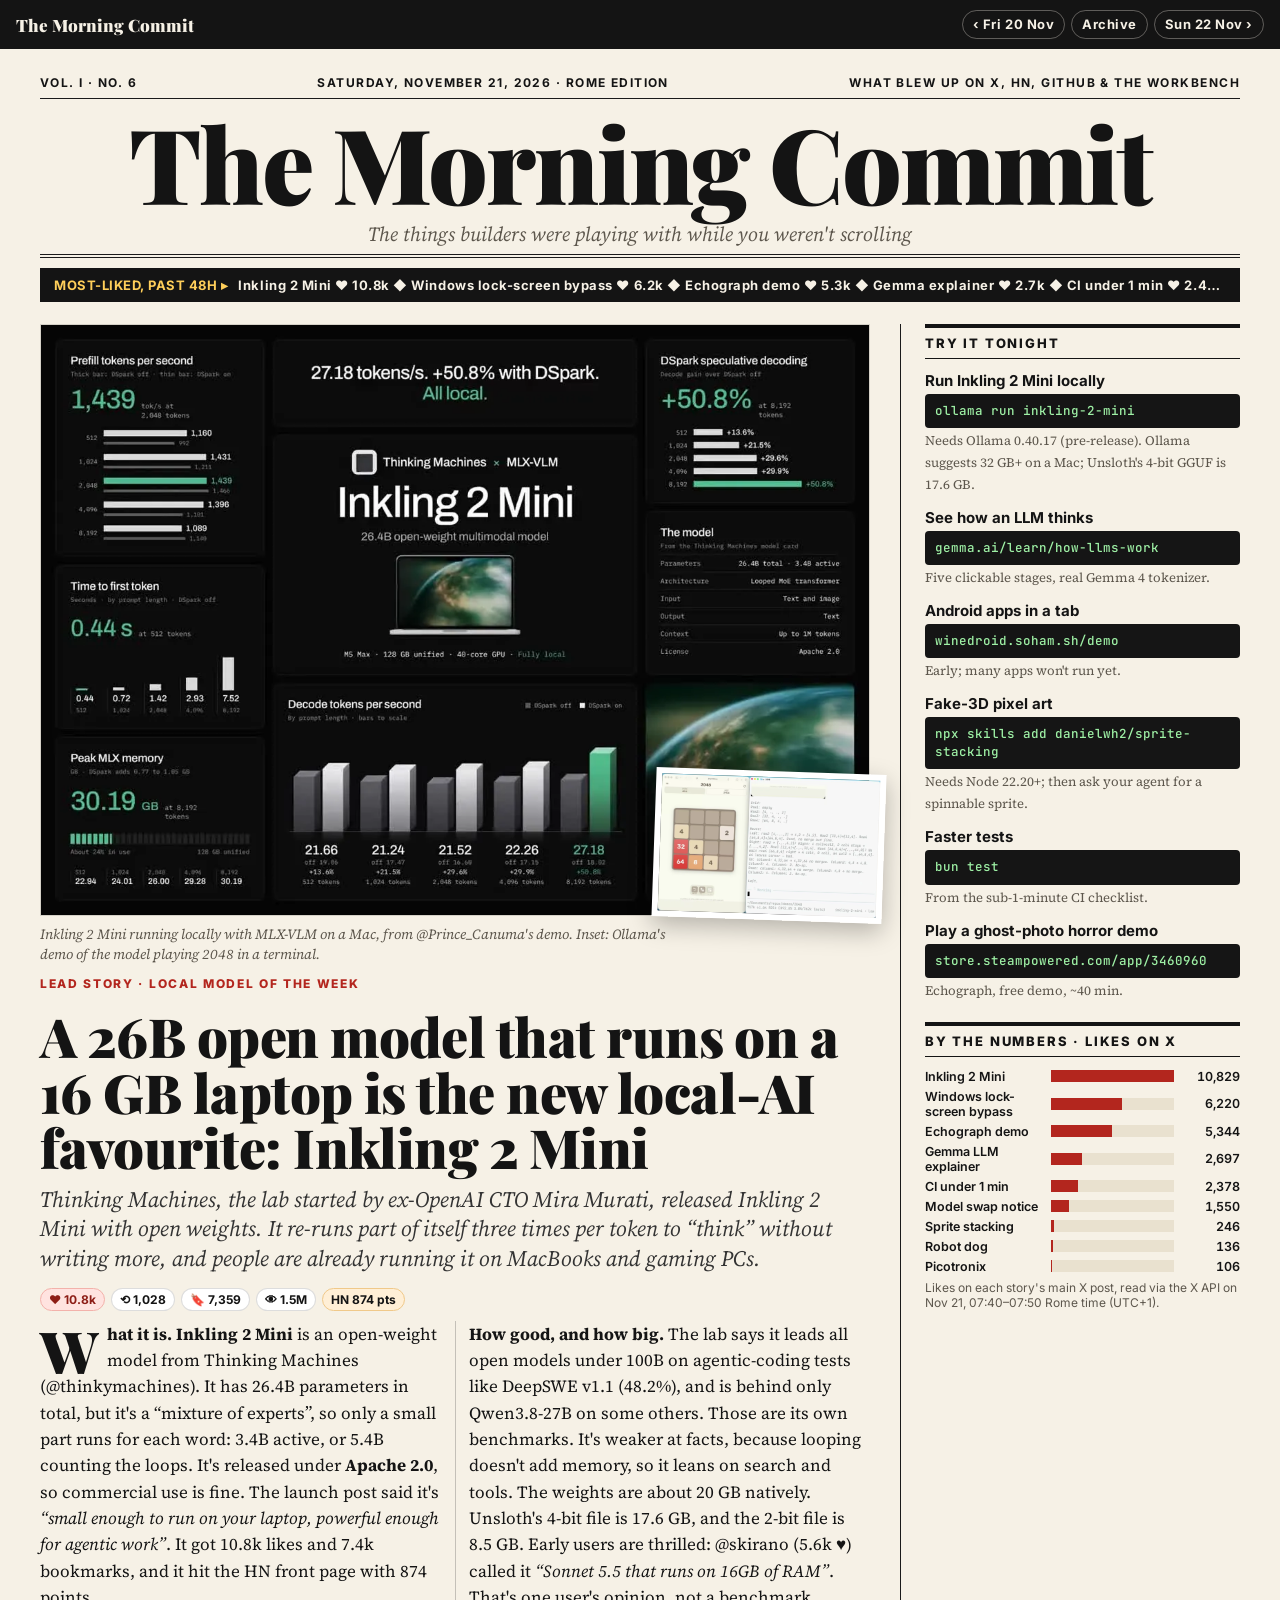
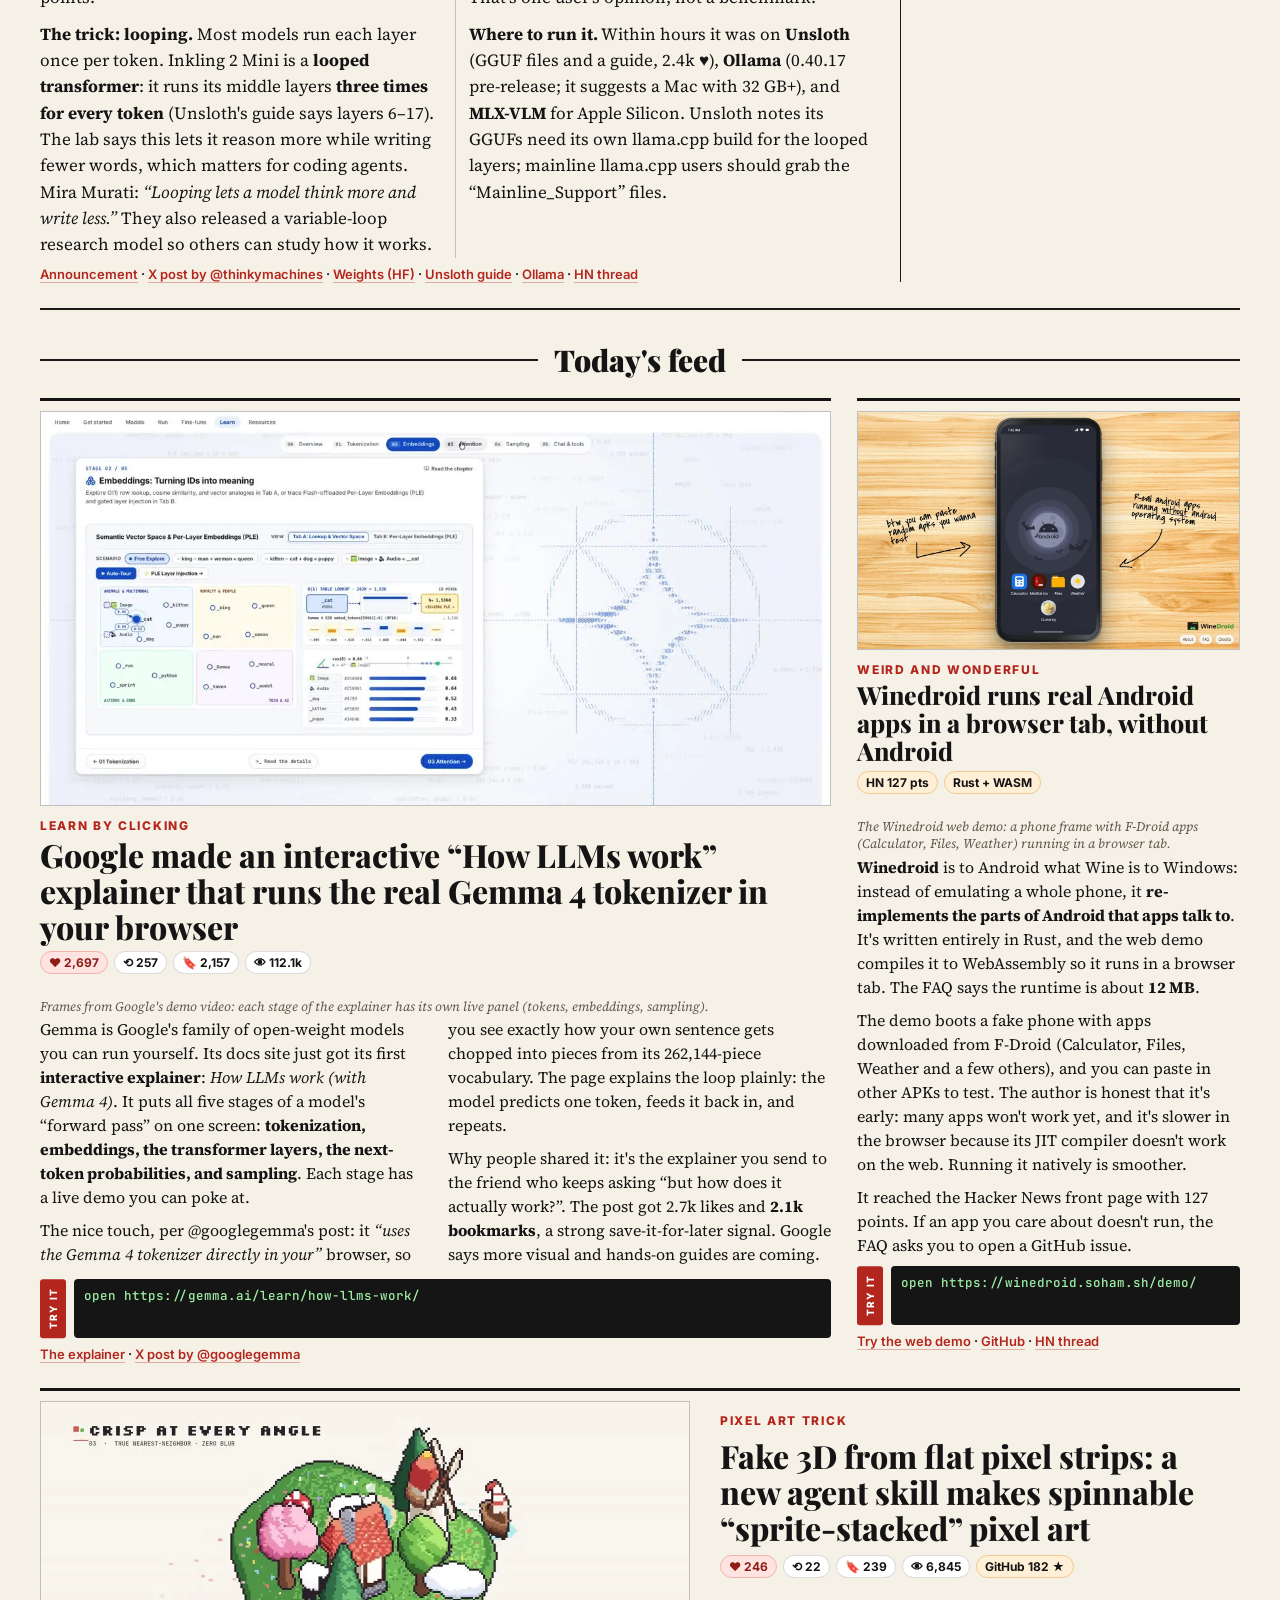
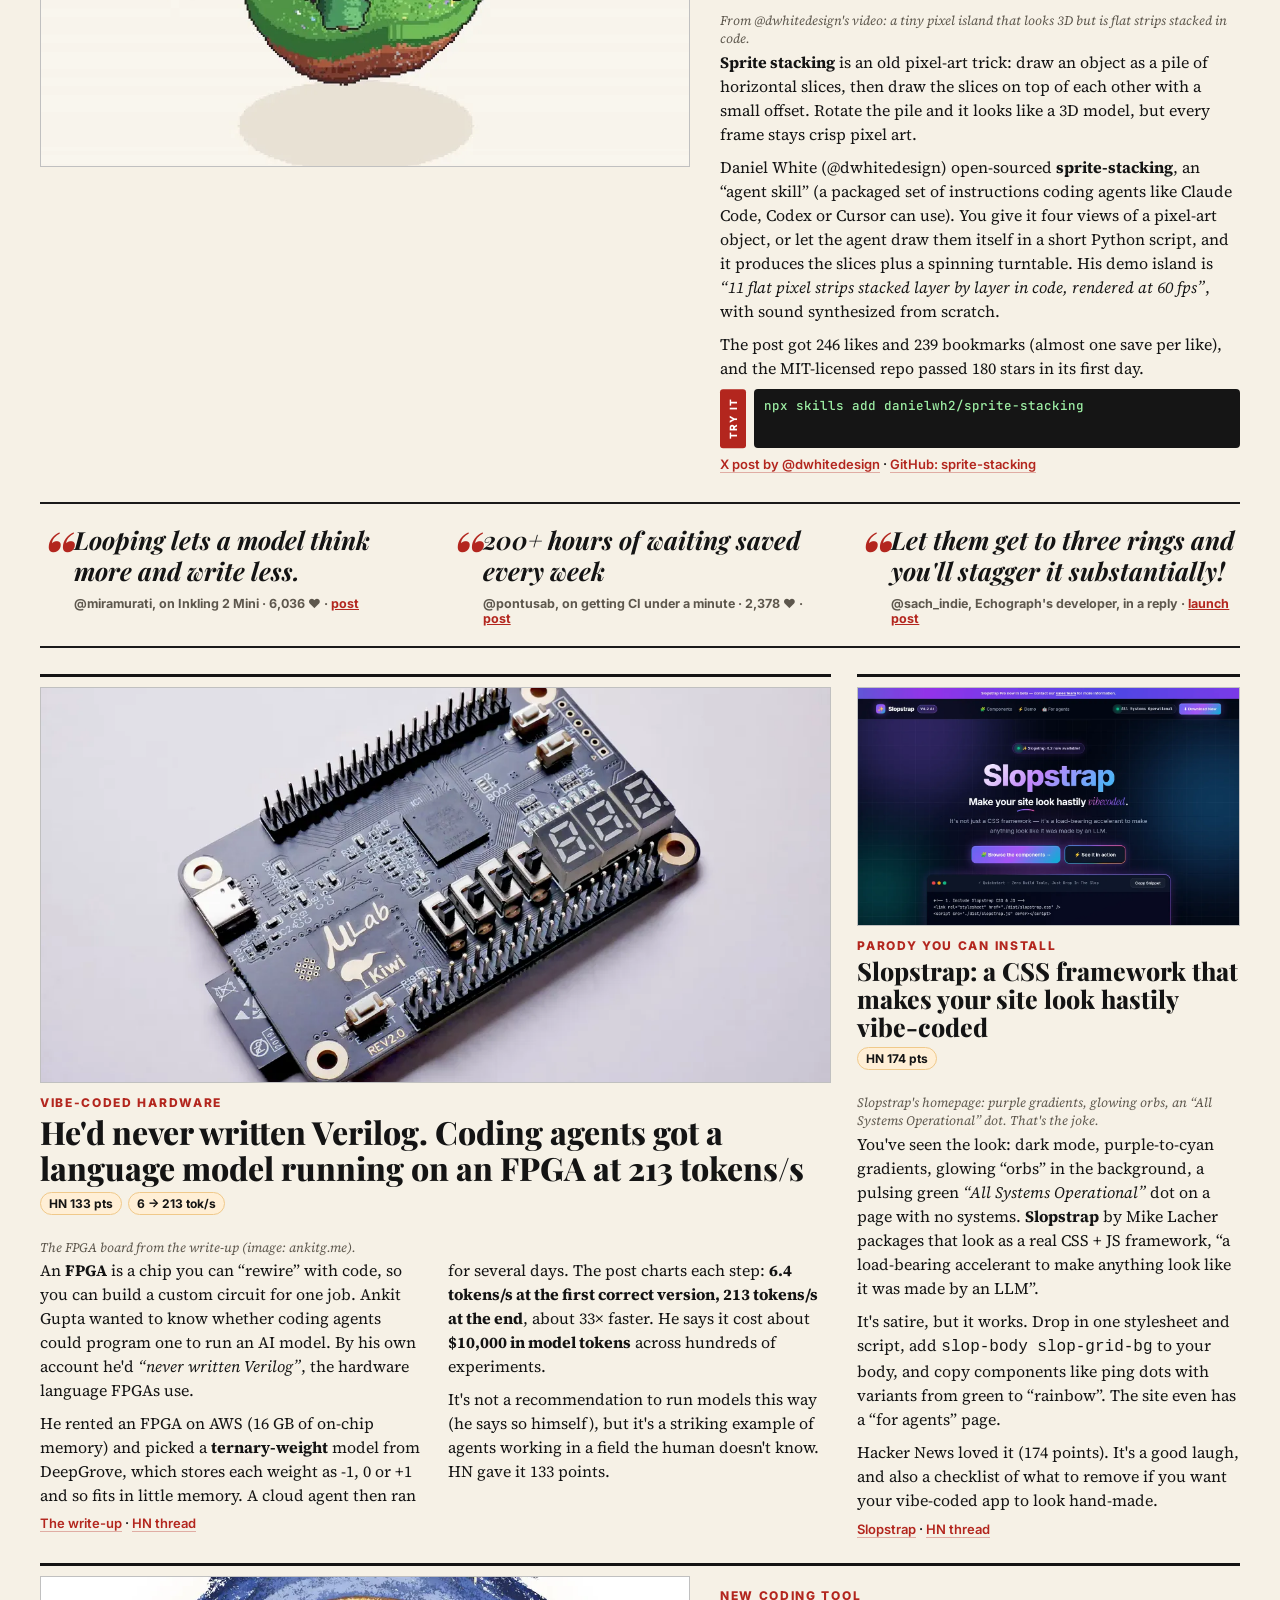
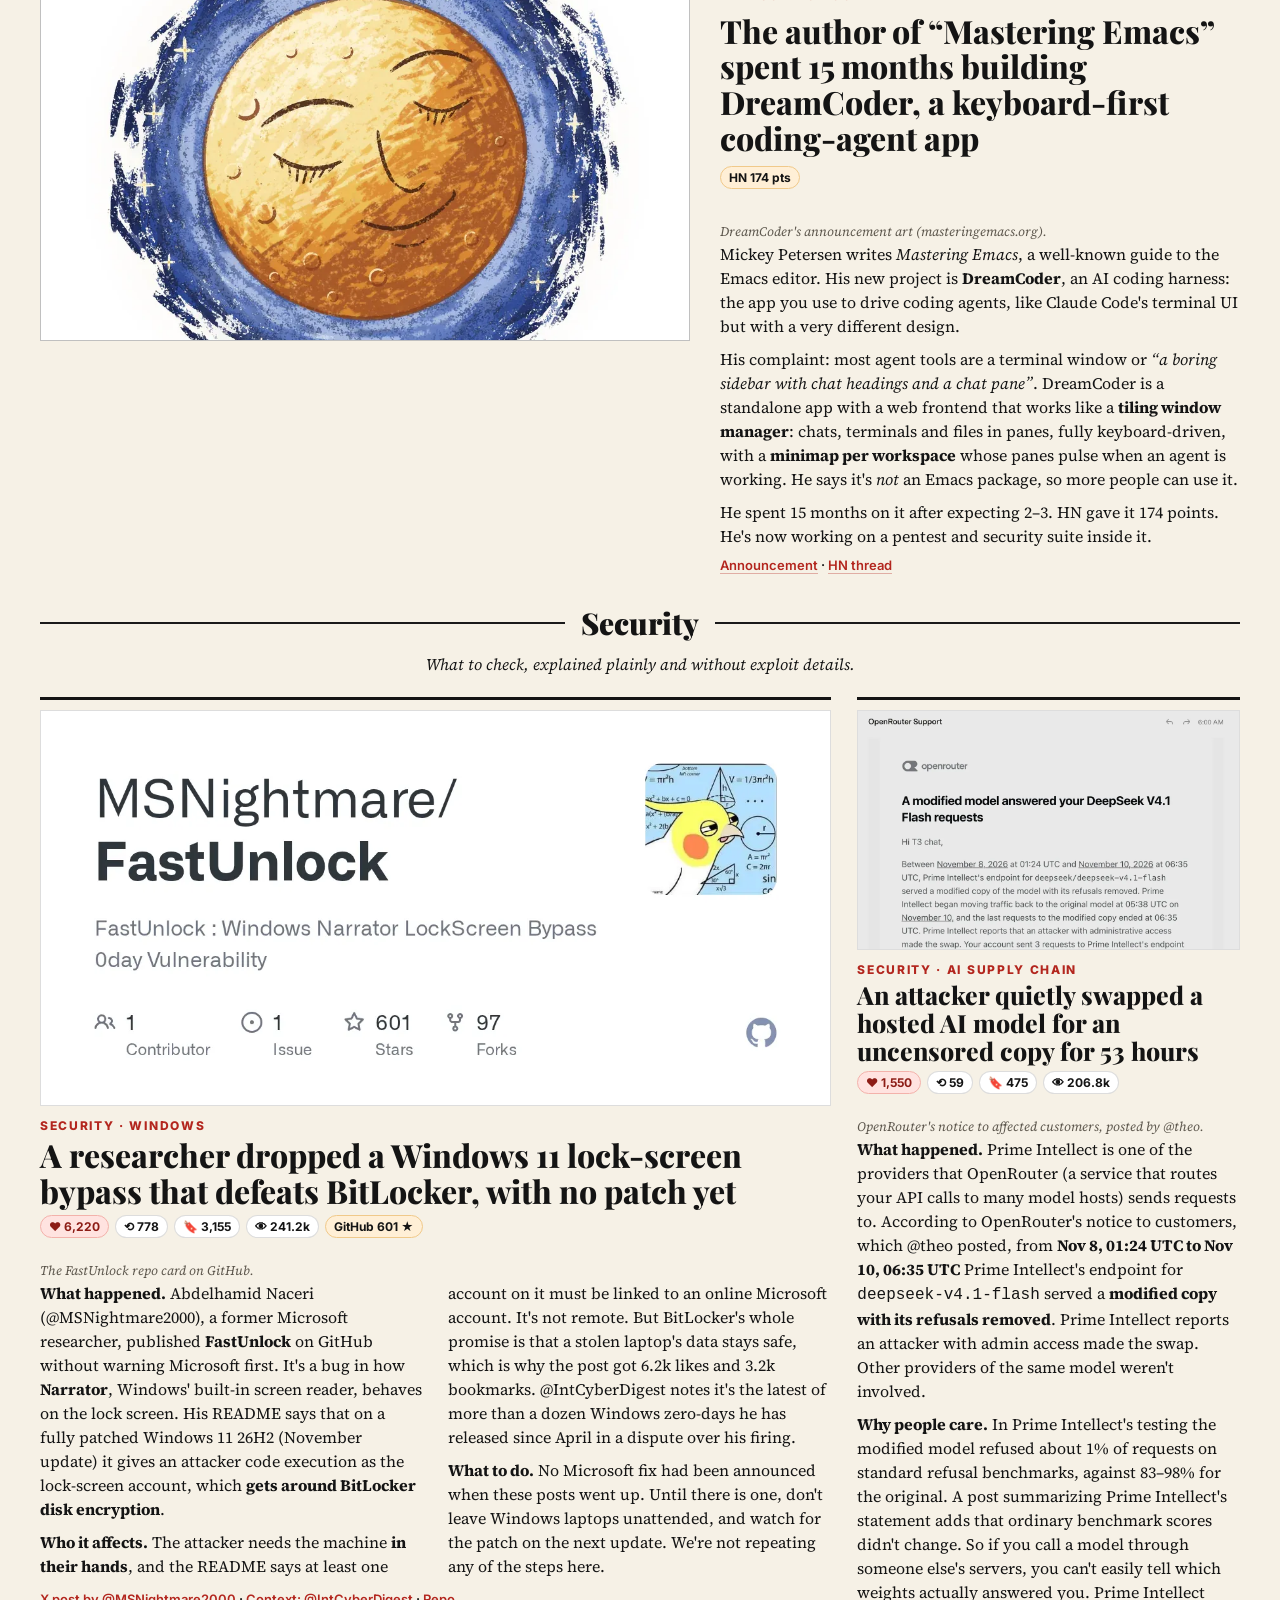
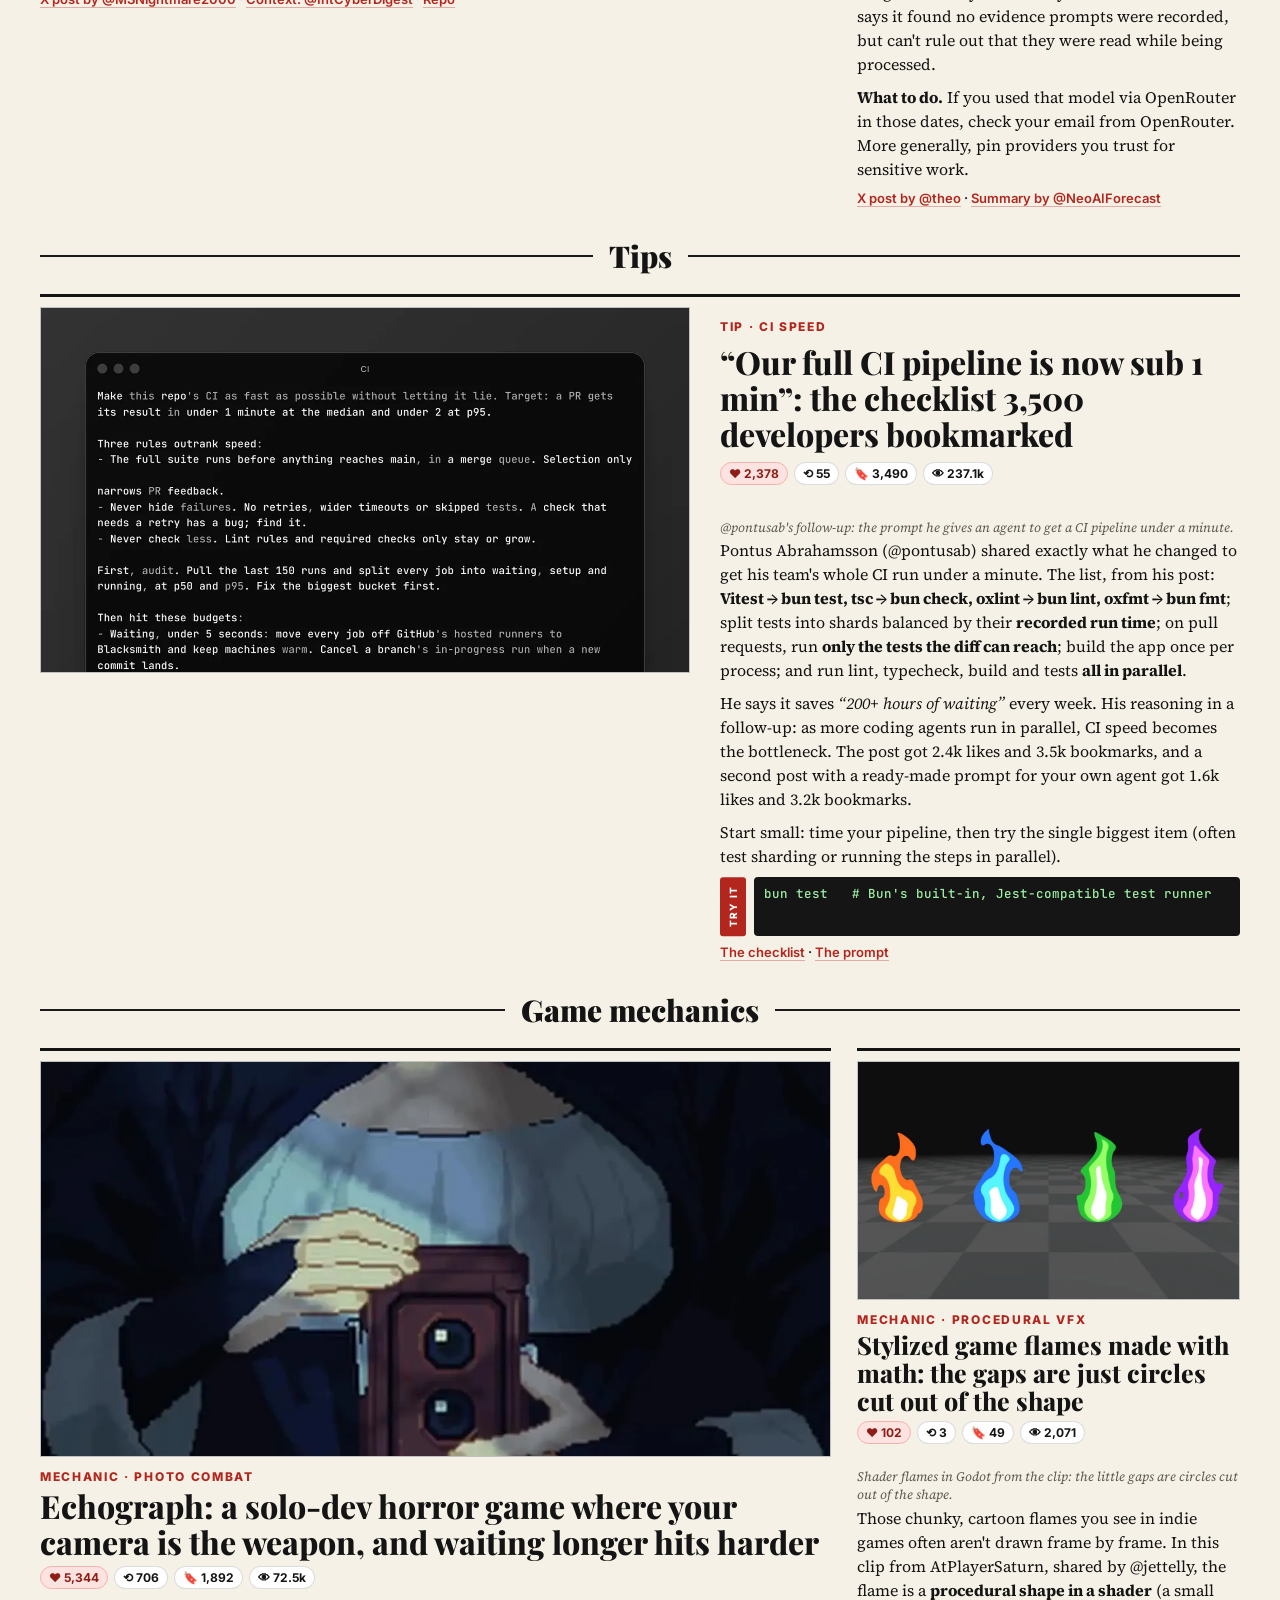
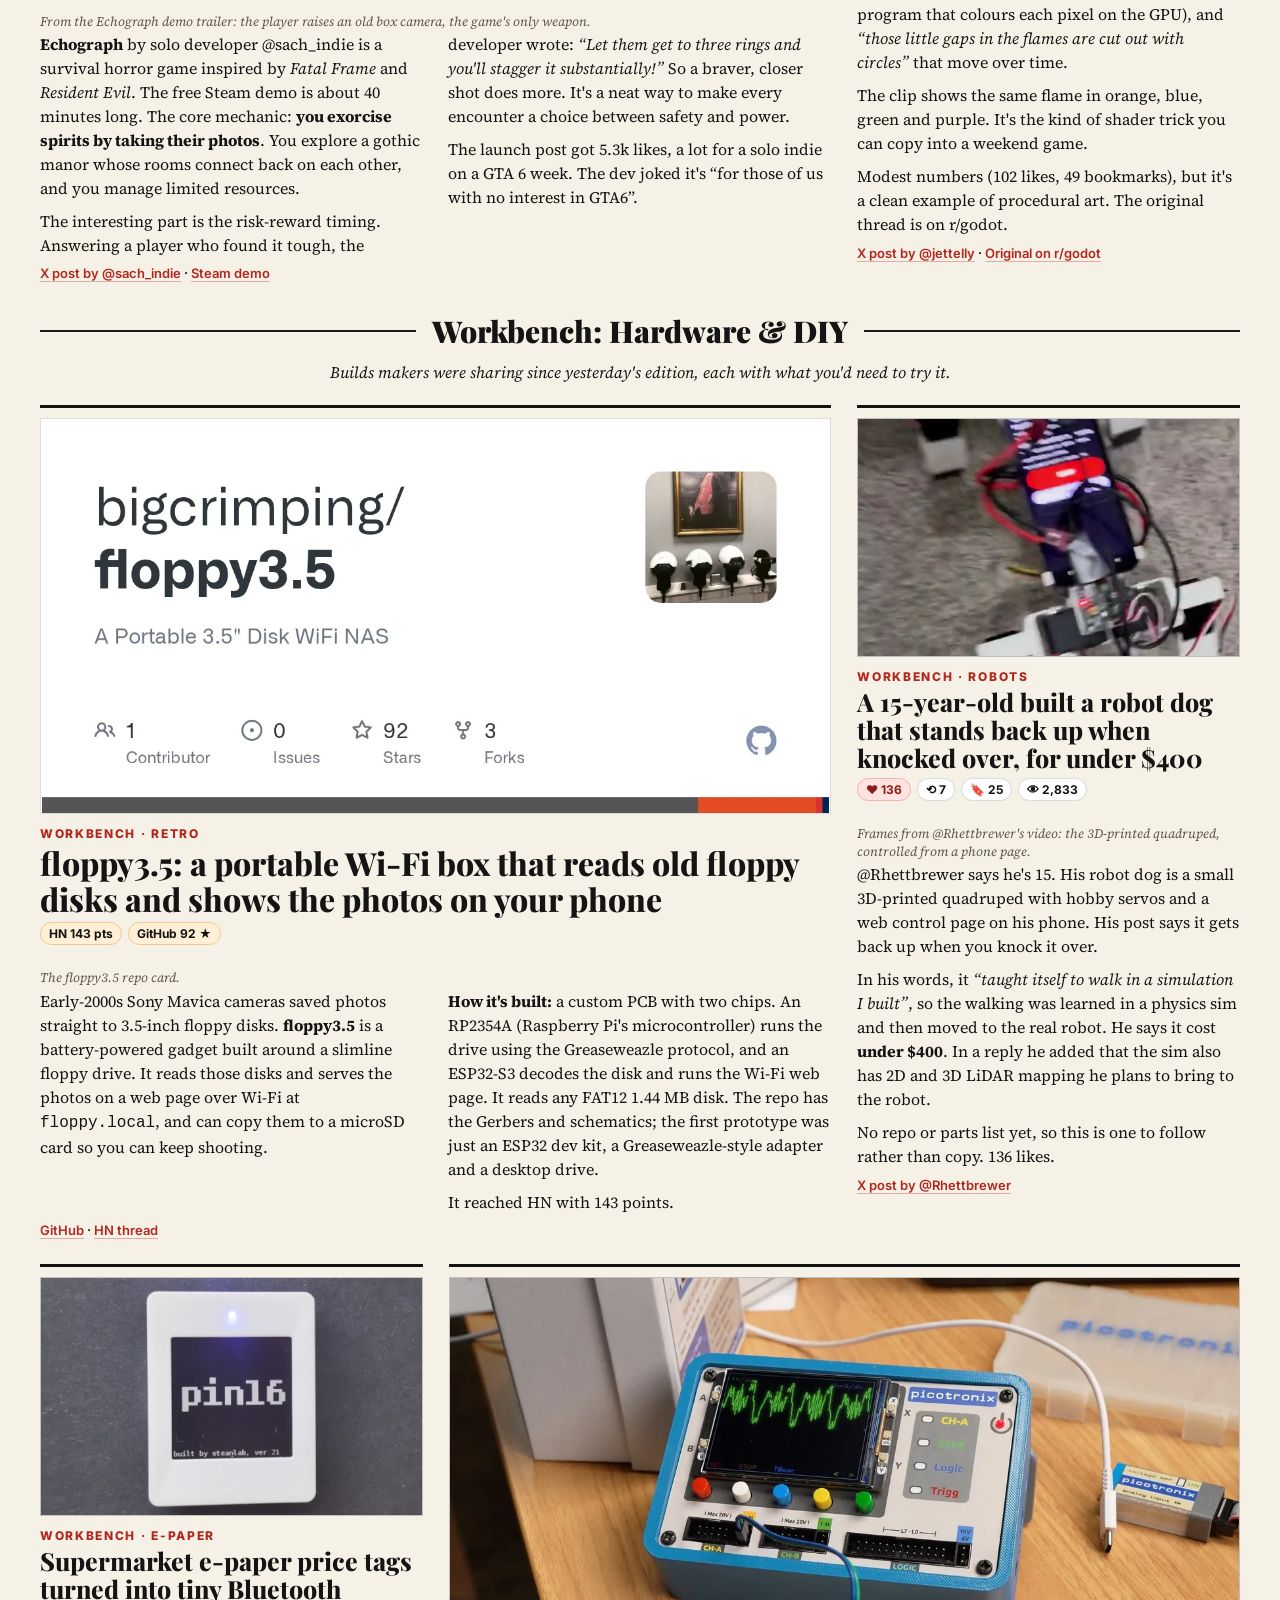
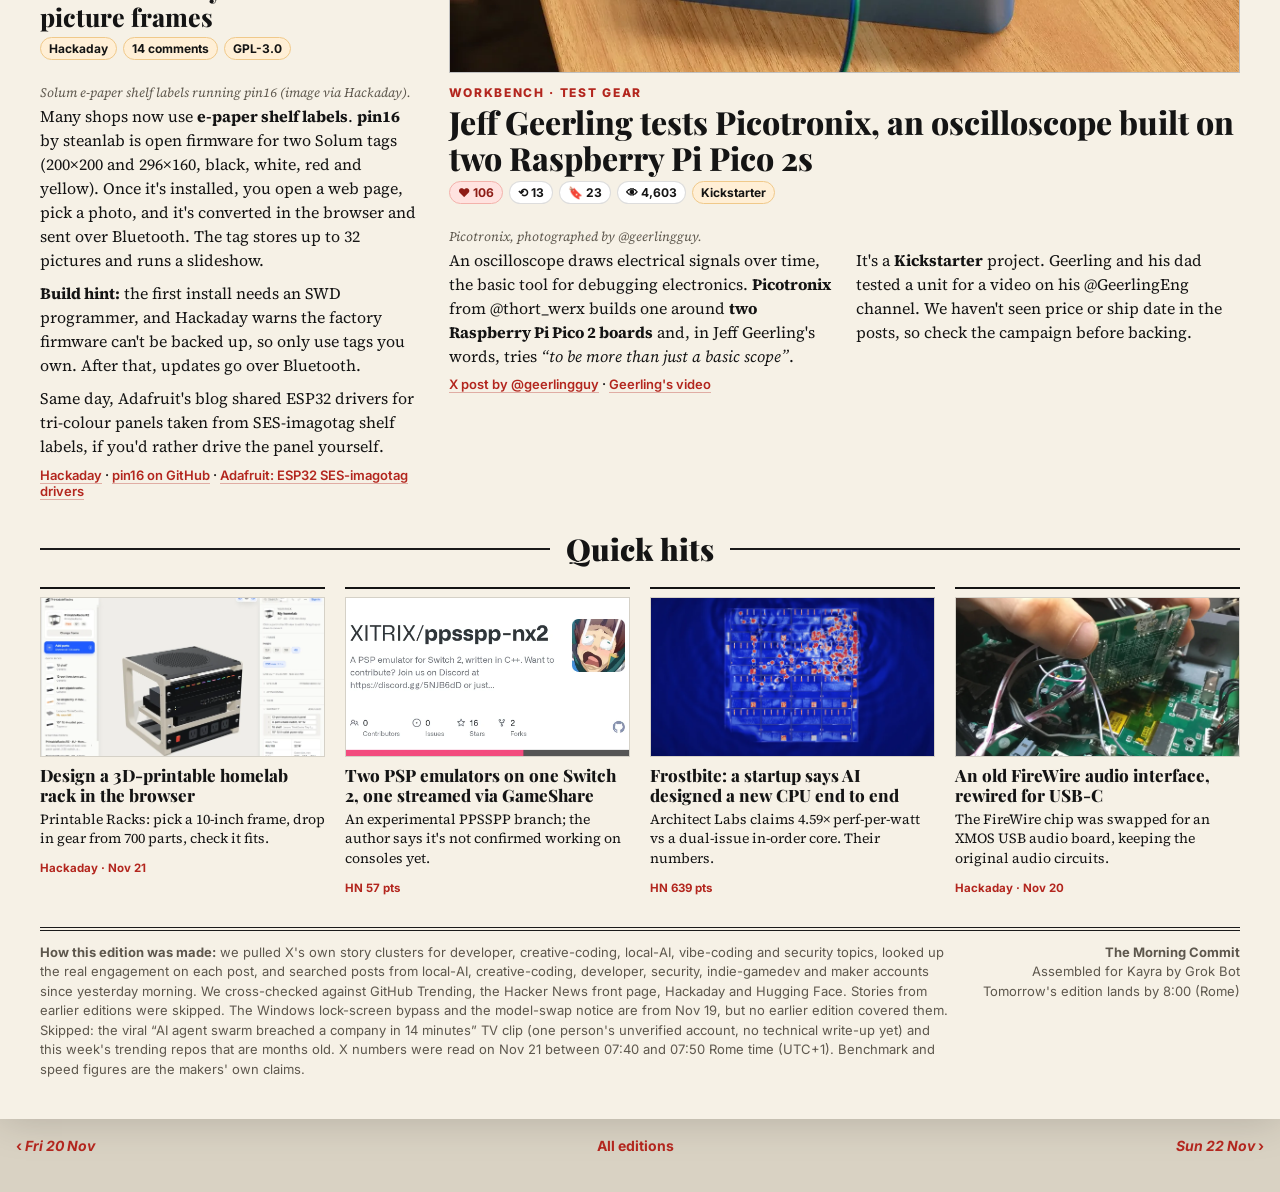
<file: editions/2026-11-21/index.html>
<!doctype html><html lang="en"><head><meta charset="utf-8"><meta name="viewport" content="width=device-width,initial-scale=1,viewport-fit=cover">
<title>The Morning Commit, Saturday, November 21, 2026</title>
<meta name="description" content="Thinking Machines, the lab started by ex-OpenAI CTO Mira Murati, released Inkling 2 Mini with open weights. It re-runs part of itself three times per token to “think” without writing more, and people are already running it on MacBooks and gaming PCs.">
<meta name="mc:lead" content="A 26B open model that runs on a 16 GB laptop is the new local-AI favourite: Inkling 2 Mini">
<meta name="mc:deck" content="Thinking Machines, the lab started by ex-OpenAI CTO Mira Murati, released Inkling 2 Mini with open weights. It re-runs part of itself three times per token to “think” without writing more, and people are already running it on MacBooks and gaming PCs.">
<meta name="mc:thumb" content="img/mlx_45.webp">
<link rel="preconnect" href="https://fonts.googleapis.com"><link rel="preconnect" href="https://fonts.gstatic.com" crossorigin><link href="https://fonts.googleapis.com/css2?family=Playfair+Display:ital,wght@0,700;0,900;1,700&family=Source+Serif+4:ital,opsz,wght@0,8..60,400;0,8..60,600;1,8..60,400&family=Inter:wght@500;700;800&family=JetBrains+Mono:wght@500&display=swap" rel="stylesheet">
<link rel="stylesheet" href="../../assets/style.css?v=1795761801">
<style>
.wb-intro{text-align:center;font-style:italic;margin:-8px auto 22px;max-width:640px}
.section.sub{font-size:22px;margin-top:34px}
#fastunlock .ph>img:first-child,#floppy .ph>img:first-child,#primeintellect .ph>img:first-child{object-fit:contain;background:#fff}
#primeintellect .ph>img:first-child{object-position:center top;object-fit:cover}
#ci .ph>img:first-child{object-position:center top}
.lead .hero .chart{width:34%}
</style>
<meta name="mc:built" content="1795761801">
<!--mc:head-->
<meta name="theme-color" content="#141414">
<meta name="color-scheme" content="light">
<link rel="manifest" href="../../manifest.webmanifest">
<link rel="icon" type="image/png" sizes="48x48" href="../../assets/icons/favicon-48.png">
<link rel="icon" type="image/png" sizes="192x192" href="../../assets/icons/icon-192.png">
<link rel="apple-touch-icon" href="../../assets/icons/apple-touch-icon.png">
<meta name="apple-mobile-web-app-capable" content="yes">
<meta name="mobile-web-app-capable" content="yes">
<meta name="apple-mobile-web-app-status-bar-style" content="black-translucent">
<meta name="apple-mobile-web-app-title" content="Morning Commit">
<meta property="og:title" content="The Morning Commit · Saturday, November 21, 2026">
<meta property="og:description" content="A 26B open model that runs on a 16 GB laptop is the new local-AI favourite: Inkling 2 Mini">
<meta property="og:image" content="https://kayraucklnc.github.io/morning-commit/editions/2026-11-21/img/_thumb.webp">
<script>if(matchMedia("(max-width:760px)").matches)document.documentElement.classList.add("mc-phone");</script>
<script defer src="../../assets/app.js?v=1795761801"></script>
<!--/mc:head-->
</head>
<body><!--mc:nav--><nav class="mcnav"><div class="in"><a class="home" href="../../">The Morning Commit</a><div class="pn"><a href="../../editions/2026-11-20/" rel="prev" aria-label="Older edition">‹ <i class="lbl">Fri 20 Nov</i></a><a href="../../archive/">Archive</a><a href="../../editions/2026-11-22/" rel="next" aria-label="Newer edition"><i class="lbl">Sun 22 Nov</i> ›</a></div></div></nav><!--/mc:nav--><div class="paper">
<div class="topline"><span>Vol. I · No. 6</span><span>Saturday, November 21, 2026 · Rome edition</span><span>What blew up on X, HN, GitHub &amp; the workbench</span></div>
<header class="mast"><h1>The Morning Commit</h1><div class="tag">The things builders were playing with while you weren't scrolling</div></header>
<div class="ticker"><b>MOST-LIKED, PAST 48H ▸</b>Inkling 2 Mini ♥ 10.8k ◆ Windows lock-screen bypass ♥ 6.2k ◆ Echograph demo ♥ 5.3k ◆ Gemma explainer ♥ 2.7k ◆ CI under 1 min ♥ 2.4k ◆ Model swap notice ♥ 1.6k ◆ Slopstrap HN 174 ◆ Winedroid HN 127</div>
<nav class="liked" aria-label="Most-liked in the past 48 hours"><div class="liked-label">Most-liked, past 48h</div><div class="liked-track"><a class="chip" href="#inkling"><img src="img/mlx_45.webp" alt=""><span class="chip-t">Inkling 2 Mini</span><span class="chip-n">♥ 10.8k</span></a><a class="chip" href="#fastunlock"><img src="img/fastunlock.webp" alt=""><span class="chip-t">Lock-screen bypass</span><span class="chip-n">♥ 6.2k</span></a><a class="chip" href="#echograph"><img src="img/echo_20.webp" alt=""><span class="chip-t">Echograph</span><span class="chip-n">♥ 5.3k</span></a><a class="chip" href="#gemma"><img src="img/gemma_45.webp" alt=""><span class="chip-t">LLM explainer</span><span class="chip-n">♥ 2.7k</span></a><a class="chip" href="#ci"><img src="img/pontus.webp" alt=""><span class="chip-t">CI &lt; 1 min</span><span class="chip-n">♥ 2.4k</span></a></div></nav>

<section class="lead" id="inkling">
 <div>
  <figure class="hero"><img class="main" src="img/mlx_45.webp" alt="Inkling 2 Mini benchmark dashboard running locally on MLX-VLM"><img class="chart" src="img/ollama_45.webp" alt="Inkling 2 Mini playing 2048 locally via Ollama"><figcaption>Inkling 2 Mini running locally with MLX-VLM on a Mac, from @Prince_Canuma's demo. Inset: Ollama's demo of the model playing 2048 in a terminal.</figcaption></figure>
  <div class="kicker">Lead story · Local model of the week</div>
  <h2>A 26B open model that runs on a 16 GB laptop is the new local-AI favourite: Inkling 2 Mini</h2>
  <p class="hook">Apache 2.0, loops its middle layers 3× per token. Ollama, llama.cpp and MLX had it within hours.</p>
  <p class="deck">Thinking Machines, the lab started by ex-OpenAI CTO Mira Murati, released Inkling 2 Mini with open weights. It re-runs part of itself three times per token to “think” without writing more, and people are already running it on MacBooks and gaming PCs.</p>
  <div class="badges"><span class="b like">♥ 10.8k</span><span class="b rt">⟲ 1,028</span><span class="b sv">🔖 7,359</span><span class="b vw">👁 1.5M</span><span class="b ex">HN 874 pts</span></div>
  <details class="more lead-more">
  <summary>Read the story</summary>
  <div class="cols">
   <p><b>What it is.</b> <b>Inkling 2 Mini</b> is an open-weight model from Thinking Machines (@thinkymachines). It has 26.4B parameters in total, but it's a “mixture of experts”, so only a small part runs for each word: 3.4B active, or 5.4B counting the loops. It's released under <b>Apache 2.0</b>, so commercial use is fine. The launch post said it's <i>“small enough to run on your laptop, powerful enough for agentic work”</i>. It got 10.8k likes and 7.4k bookmarks, and it hit the HN front page with 874 points.</p>
   <p><b>The trick: looping.</b> Most models run each layer once per token. Inkling 2 Mini is a <b>looped transformer</b>: it runs its middle layers <b>three times for every token</b> (Unsloth's guide says layers 6–17). The lab says this lets it reason more while writing fewer words, which matters for coding agents. Mira Murati: <i>“Looping lets a model think more and write less.”</i> They also released a variable-loop research model so others can study how it works.</p>
   <p><b>How good, and how big.</b> The lab says it leads all open models under 100B on agentic-coding tests like DeepSWE v1.1 (48.2%), and is behind only Qwen3.8-27B on some others. Those are its own benchmarks. It's weaker at facts, because looping doesn't add memory, so it leans on search and tools. The weights are about 20 GB natively. Unsloth's 4-bit file is 17.6 GB, and the 2-bit file is 8.5 GB. Early users are thrilled: @skirano (5.6k ♥) called it <i>“Sonnet 5.5 that runs on 16GB of RAM”</i>. That's one user's opinion, not a benchmark.</p>
   <p><b>Where to run it.</b> Within hours it was on <b>Unsloth</b> (GGUF files and a guide, 2.4k ♥), <b>Ollama</b> (0.40.17 pre-release; it suggests a Mac with 32 GB+), and <b>MLX-VLM</b> for Apple Silicon. Unsloth notes its GGUFs need its own llama.cpp build for the looped layers; mainline llama.cpp users should grab the “Mainline_Support” files.</p>
  </div>
  <div class="links"><a href="https://thinkingmachines.ai/news/inkling-2-mini/">Announcement</a> · <a href="https://x.com/thinkymachines/status/2123871643797995872">X post by @thinkymachines</a> · <a href="https://huggingface.co/thinkingmachines/Inkling-2-Mini">Weights (HF)</a> · <a href="https://unsloth.ai/docs/models/inkling-2-mini">Unsloth guide</a> · <a href="https://ollama.com/library/inkling-2-mini">Ollama</a> · <a href="https://news.ycombinator.com/item?id=50581260">HN thread</a></div>
  </details>
 </div>
 <aside class="side">
  <details class="more side-more">
  <summary>Try it tonight</summary>
  <div class="boxh">Try it tonight</div>
  <div class="try"><ul>
   <li><b>Run Inkling 2 Mini locally</b><code>ollama run inkling-2-mini</code><small>Needs Ollama 0.40.17 (pre-release). Ollama suggests 32 GB+ on a Mac; Unsloth's 4-bit GGUF is 17.6 GB.</small></li>
   <li><b>See how an LLM thinks</b><code>gemma.ai/learn/how-llms-work</code><small>Five clickable stages, real Gemma 4 tokenizer.</small></li>
   <li><b>Android apps in a tab</b><code>winedroid.soham.sh/demo</code><small>Early; many apps won't run yet.</small></li>
   <li><b>Fake-3D pixel art</b><code>npx skills add danielwh2/sprite-stacking</code><small>Needs Node 22.20+; then ask your agent for a spinnable sprite.</small></li>
   <li><b>Faster tests</b><code>bun test</code><small>From the sub-1-minute CI checklist.</small></li>
   <li><b>Play a ghost-photo horror demo</b><code>store.steampowered.com/app/3460960</code><small>Echograph, free demo, ~40 min.</small></li>
  </ul></div>
  <div class="numbers"><div class="boxh">By the numbers · likes on X</div><div class="bar"><span class="bl">Inkling 2 Mini</span><span class="bt"><i style="width:100.0%"></i></span><span class="bn">10,829</span></div><div class="bar"><span class="bl">Windows lock-screen bypass</span><span class="bt"><i style="width:57.4%"></i></span><span class="bn">6,220</span></div><div class="bar"><span class="bl">Echograph demo</span><span class="bt"><i style="width:49.3%"></i></span><span class="bn">5,344</span></div><div class="bar"><span class="bl">Gemma LLM explainer</span><span class="bt"><i style="width:24.9%"></i></span><span class="bn">2,697</span></div><div class="bar"><span class="bl">CI under 1 min</span><span class="bt"><i style="width:22.0%"></i></span><span class="bn">2,378</span></div><div class="bar"><span class="bl">Model swap notice</span><span class="bt"><i style="width:14.3%"></i></span><span class="bn">1,550</span></div><div class="bar"><span class="bl">Sprite stacking</span><span class="bt"><i style="width:2.3%"></i></span><span class="bn">246</span></div><div class="bar"><span class="bl">Robot dog</span><span class="bt"><i style="width:1.3%"></i></span><span class="bn">136</span></div><div class="bar"><span class="bl">Picotronix</span><span class="bt"><i style="width:1.0%"></i></span><span class="bn">106</span></div><div class="src">Likes on each story's main X post, read via the X API on Nov 21, 07:40–07:50 Rome time (UTC+1).</div></div>
  </details>
 </aside>
</section>

<div class="section">Today's feed</div>
<div class="grid">
 <article class="card wide" id="gemma"><figure><div class="ph"><img src="img/gemma_45.webp" alt=""></div></figure><div class="kicker">Learn by clicking</div><h3>Google made an interactive “How LLMs work” explainer that runs the real Gemma 4 tokenizer in your browser</h3><p class="hook">Type a prompt, watch it become tokens, vectors and a next-word guess. Five clickable stages.</p><div class="badges"><span class="b like">♥ 2,697</span><span class="b rt">⟲ 257</span><span class="b sv">🔖 2,157</span><span class="b vw">👁 112.1k</span></div><details class="more"><summary>Read the story</summary><figcaption>Frames from Google&#x27;s demo video: each stage of the explainer has its own live panel (tokens, embeddings, sampling).</figcaption><div class="txt"><p>Gemma is Google's family of open-weight models you can run yourself. Its docs site just got its first <b>interactive explainer</b>: <i>How LLMs work (with Gemma 4)</i>. It puts all five stages of a model's “forward pass” on one screen: <b>tokenization, embeddings, the transformer layers, the next-token probabilities, and sampling</b>. Each stage has a live demo you can poke at.</p><p>The nice touch, per @googlegemma's post: it <i>“uses the Gemma 4 tokenizer directly in your”</i> browser, so you see exactly how your own sentence gets chopped into pieces from its 262,144-piece vocabulary. The page explains the loop plainly: the model predicts one token, feeds it back in, and repeats.</p><p>Why people shared it: it's the explainer you send to the friend who keeps asking “but how does it actually work?”. The post got 2.7k likes and <b>2.1k bookmarks</b>, a strong save-it-for-later signal. Google says more visual and hands-on guides are coming.</p></div><div class="tryit"><span>TRY IT</span><code>open https://gemma.ai/learn/how-llms-work/</code></div><div class="links"><a href="https://gemma.ai/learn/how-llms-work/">The explainer</a> · <a href="https://x.com/googlegemma/status/2123821035246305385">X post by @googlegemma</a></div></details></article>
 <article class="card" id="winedroid"><figure><div class="ph"><img src="img/winedroid.webp" alt=""></div></figure><div class="kicker">Weird and wonderful</div><h3>Winedroid runs real Android apps in a browser tab, without Android</h3><p class="hook">A Rust re-implementation of Android, compiled to WebAssembly. Drag in an APK and see.</p><div class="badges"><span class="b ex">HN 127 pts</span><span class="b ex">Rust + WASM</span></div><details class="more"><summary>Read the story</summary><figcaption>The Winedroid web demo: a phone frame with F-Droid apps (Calculator, Files, Weather) running in a browser tab.</figcaption><div class="txt"><p><b>Winedroid</b> is to Android what Wine is to Windows: instead of emulating a whole phone, it <b>re-implements the parts of Android that apps talk to</b>. It's written entirely in Rust, and the web demo compiles it to WebAssembly so it runs in a browser tab. The FAQ says the runtime is about <b>12 MB</b>.</p><p>The demo boots a fake phone with apps downloaded from F-Droid (Calculator, Files, Weather and a few others), and you can paste in other APKs to test. The author is honest that it's early: many apps won't work yet, and it's slower in the browser because its JIT compiler doesn't work on the web. Running it natively is smoother.</p><p>It reached the Hacker News front page with 127 points. If an app you care about doesn't run, the FAQ asks you to open a GitHub issue.</p></div><div class="tryit"><span>TRY IT</span><code>open https://winedroid.soham.sh/demo/</code></div><div class="links"><a href="https://winedroid.soham.sh/demo/">Try the web demo</a> · <a href="https://github.com/sohzm/winedroid">GitHub</a> · <a href="https://news.ycombinator.com/item?id=50580536">HN thread</a></div></details></article>
 <article class="card full" id="sprite"><figure><div class="ph"><img src="img/sprite_45.webp" alt=""></div></figure><div class="kicker">Pixel art trick</div><h3>Fake 3D from flat pixel strips: a new agent skill makes spinnable “sprite-stacked” pixel art</h3><p class="hook">No Blender, no three.js: stack flat pixel slices and you get crisp, rotatable 3D-looking art.</p><div class="badges"><span class="b like">♥ 246</span><span class="b rt">⟲ 22</span><span class="b sv">🔖 239</span><span class="b vw">👁 6,845</span><span class="b ex">GitHub 182 ★</span></div><details class="more"><summary>Read the story</summary><figcaption>From @dwhitedesign&#x27;s video: a tiny pixel island that looks 3D but is flat strips stacked in code.</figcaption><div class="txt"><p><b>Sprite stacking</b> is an old pixel-art trick: draw an object as a pile of horizontal slices, then draw the slices on top of each other with a small offset. Rotate the pile and it looks like a 3D model, but every frame stays crisp pixel art.</p><p>Daniel White (@dwhitedesign) open-sourced <b>sprite-stacking</b>, an “agent skill” (a packaged set of instructions coding agents like Claude Code, Codex or Cursor can use). You give it four views of a pixel-art object, or let the agent draw them itself in a short Python script, and it produces the slices plus a spinning turntable. His demo island is <i>“11 flat pixel strips stacked layer by layer in code, rendered at 60 fps”</i>, with sound synthesized from scratch.</p><p>The post got 246 likes and 239 bookmarks (almost one save per like), and the MIT-licensed repo passed 180 stars in its first day.</p></div><div class="tryit"><span>TRY IT</span><code>npx skills add danielwh2/sprite-stacking</code></div><div class="links"><a href="https://x.com/dwhitedesign/status/2123928042711958000">X post by @dwhitedesign</a> · <a href="https://github.com/danielwh2/sprite-stacking">GitHub: sprite-stacking</a></div></details></article>
</div>

<details class="more quotes-more">
 <summary>Quotes from today</summary>
<div class="pull">
 <blockquote>Looping lets a model think more and write less.<cite>@miramurati, on Inkling 2 Mini · 6,036 ♥ · <a href="https://x.com/miramurati/status/2123872534970208421">post</a></cite></blockquote>
 <blockquote>200+ hours of waiting saved every week<cite>@pontusab, on getting CI under a minute · 2,378 ♥ · <a href="https://x.com/pontusab/status/2123750671795261748">post</a></cite></blockquote>
 <blockquote>Let them get to three rings and you'll stagger it substantially!<cite>@sach_indie, Echograph's developer, in a reply · <a href="https://x.com/sach_indie/status/2123853931310674295">launch post</a></cite></blockquote>
</div>
</details>

<div class="grid" style="margin-top:26px">
 <article class="card wide" id="chip"><figure><div class="ph"><img src="img/chip.webp" alt=""></div></figure><div class="kicker">Vibe-coded hardware</div><h3>He&#x27;d never written Verilog. Coding agents got a language model running on an FPGA at 213 tokens/s</h3><p class="hook">Agents wrote the C++ and Verilog; speed went from 6 to 213 tokens a second.</p><div class="badges"><span class="b ex">HN 133 pts</span><span class="b ex">6 → 213 tok/s</span></div><details class="more"><summary>Read the story</summary><figcaption>The FPGA board from the write-up (image: ankitg.me).</figcaption><div class="txt"><p>An <b>FPGA</b> is a chip you can “rewire” with code, so you can build a custom circuit for one job. Ankit Gupta wanted to know whether coding agents could program one to run an AI model. By his own account he'd <i>“never written Verilog”</i>, the hardware language FPGAs use.</p><p>He rented an FPGA on AWS (16 GB of on-chip memory) and picked a <b>ternary-weight</b> model from DeepGrove, which stores each weight as -1, 0 or +1 and so fits in little memory. A cloud agent then ran for several days. The post charts each step: <b>6.4 tokens/s at the first correct version, 213 tokens/s at the end</b>, about 33× faster. He says it cost about <b>$10,000 in model tokens</b> across hundreds of experiments.</p><p>It's not a recommendation to run models this way (he says so himself), but it's a striking example of agents working in a field the human doesn't know. HN gave it 133 points.</p></div><div class="links"><a href="https://ankitg.me/blog/vibecoding-inference-chip/">The write-up</a> · <a href="https://news.ycombinator.com/item?id=50579297">HN thread</a></div></details></article>
 <article class="card" id="slop"><figure><div class="ph"><img src="img/slop-shot.webp" alt=""></div></figure><div class="kicker">Parody you can install</div><h3>Slopstrap: a CSS framework that makes your site look hastily vibe-coded</h3><p class="hook">Glowing orbs, gradient text, fake status dots. A joke framework that&#x27;s real CSS.</p><div class="badges"><span class="b ex">HN 174 pts</span></div><details class="more"><summary>Read the story</summary><figcaption>Slopstrap&#x27;s homepage: purple gradients, glowing orbs, an “All Systems Operational” dot. That&#x27;s the joke.</figcaption><div class="txt"><p>You've seen the look: dark mode, purple-to-cyan gradients, glowing “orbs” in the background, a pulsing green <i>“All Systems Operational”</i> dot on a page with no systems. <b>Slopstrap</b> by Mike Lacher packages that look as a real CSS + JS framework, “a load-bearing accelerant to make anything look like it was made by an LLM”.</p><p>It's satire, but it works. Drop in one stylesheet and script, add <code>slop-body slop-grid-bg</code> to your body, and copy components like ping dots with variants from green to “rainbow”. The site even has a “for agents” page.</p><p>Hacker News loved it (174 points). It's a good laugh, and also a checklist of what to remove if you want your vibe-coded app to look hand-made.</p></div><div class="links"><a href="https://slopstrap.mikelacher.com/">Slopstrap</a> · <a href="https://news.ycombinator.com/item?id=50576012">HN thread</a></div></details></article>
 <article class="card full" id="dream"><figure><div class="ph"><img src="img/dream.webp" alt=""></div></figure><div class="kicker">New coding tool</div><h3>The author of “Mastering Emacs” spent 15 months building DreamCoder, a keyboard-first coding-agent app</h3><p class="hook">A browser-based agent harness with tiling panes and a minimap per workspace. Emacs ideas, not Emacs.</p><div class="badges"><span class="b ex">HN 174 pts</span></div><details class="more"><summary>Read the story</summary><figcaption>DreamCoder&#x27;s announcement art (masteringemacs.org).</figcaption><div class="txt"><p>Mickey Petersen writes <i>Mastering Emacs</i>, a well-known guide to the Emacs editor. His new project is <b>DreamCoder</b>, an AI coding harness: the app you use to drive coding agents, like Claude Code's terminal UI but with a very different design.</p><p>His complaint: most agent tools are a terminal window or <i>“a boring sidebar with chat headings and a chat pane”</i>. DreamCoder is a standalone app with a web frontend that works like a <b>tiling window manager</b>: chats, terminals and files in panes, fully keyboard-driven, with a <b>minimap per workspace</b> whose panes pulse when an agent is working. He says it's <i>not</i> an Emacs package, so more people can use it.</p><p>He spent 15 months on it after expecting 2–3. HN gave it 174 points. He's now working on a pentest and security suite inside it.</p></div><div class="links"><a href="https://www.masteringemacs.org/article/announcing-dreamcoder">Announcement</a> · <a href="https://news.ycombinator.com/item?id=50581110">HN thread</a></div></details></article>
</div>

<div class="section" id="security">Security</div>
<p class="wb-intro">What to check, explained plainly and without exploit details.</p>
<div class="grid"><article class="card wide" id="fastunlock"><figure><div class="ph"><img src="img/fastunlock.webp" alt=""></div></figure><div class="kicker">Security · Windows</div><h3>A researcher dropped a Windows 11 lock-screen bypass that defeats BitLocker, with no patch yet</h3><p class="hook">Needs the laptop in hand; abuses the Narrator screen reader. Released without warning Microsoft.</p><div class="badges"><span class="b like">♥ 6,220</span><span class="b rt">⟲ 778</span><span class="b sv">🔖 3,155</span><span class="b vw">👁 241.2k</span><span class="b ex">GitHub 601 ★</span></div><details class="more"><summary>Read the story</summary><figcaption>The FastUnlock repo card on GitHub.</figcaption><div class="txt"><p><b>What happened.</b> Abdelhamid Naceri (@MSNightmare2000), a former Microsoft researcher, published <b>FastUnlock</b> on GitHub without warning Microsoft first. It's a bug in how <b>Narrator</b>, Windows' built-in screen reader, behaves on the lock screen. His README says that on a fully patched Windows 11 26H2 (November update) it gives an attacker code execution as the lock-screen account, which <b>gets around BitLocker disk encryption</b>.</p><p><b>Who it affects.</b> The attacker needs the machine <b>in their hands</b>, and the README says at least one account on it must be linked to an online Microsoft account. It's not remote. But BitLocker's whole promise is that a stolen laptop's data stays safe, which is why the post got 6.2k likes and 3.2k bookmarks. @IntCyberDigest notes it's the latest of more than a dozen Windows zero-days he has released since April in a dispute over his firing.</p><p><b>What to do.</b> No Microsoft fix had been announced when these posts went up. Until there is one, don't leave Windows laptops unattended, and watch for the patch on the next update. We're not repeating any of the steps here.</p></div><div class="links"><a href="https://x.com/MSNightmare2000/status/2123400798365430118">X post by @MSNightmare2000</a> · <a href="https://x.com/IntCyberDigest/status/2123449329700474936">Context: @IntCyberDigest</a> · <a href="https://github.com/MSNightmare/FastUnlock">Repo</a></div></details></article><article class="card" id="primeintellect"><figure><div class="ph"><img src="img/theo.webp" alt=""></div></figure><div class="kicker">Security · AI supply chain</div><h3>An attacker quietly swapped a hosted AI model for an uncensored copy for 53 hours</h3><p class="hook">Benchmarks looked normal; refusals dropped to about 1%. Only OpenRouter&#x27;s notice revealed it.</p><div class="badges"><span class="b like">♥ 1,550</span><span class="b rt">⟲ 59</span><span class="b sv">🔖 475</span><span class="b vw">👁 206.8k</span></div><details class="more"><summary>Read the story</summary><figcaption>OpenRouter&#x27;s notice to affected customers, posted by @theo.</figcaption><div class="txt"><p><b>What happened.</b> Prime Intellect is one of the providers that OpenRouter (a service that routes your API calls to many model hosts) sends requests to. According to OpenRouter's notice to customers, which @theo posted, from <b>Nov 8, 01:24 UTC to Nov 10, 06:35 UTC</b> Prime Intellect's endpoint for <code>deepseek-v4.1-flash</code> served a <b>modified copy with its refusals removed</b>. Prime Intellect reports an attacker with admin access made the swap. Other providers of the same model weren't involved.</p><p><b>Why people care.</b> In Prime Intellect's testing the modified model refused about 1% of requests on standard refusal benchmarks, against 83–98% for the original. A post summarizing Prime Intellect's statement adds that ordinary benchmark scores didn't change. So if you call a model through someone else's servers, you can't easily tell which weights actually answered you. Prime Intellect says it found no evidence prompts were recorded, but can't rule out that they were read while being processed.</p><p><b>What to do.</b> If you used that model via OpenRouter in those dates, check your email from OpenRouter. More generally, pin providers you trust for sensitive work.</p></div><div class="links"><a href="https://x.com/theo/status/2123430257697157587">X post by @theo</a> · <a href="https://x.com/NeoAIForecast/status/2123573477718548902">Summary by @NeoAIForecast</a></div></details></article></div>
<div class="section" id="tips">Tips</div>
<div class="grid"><article class="card full" id="ci"><figure><div class="ph"><img src="img/pontus.webp" alt=""></div></figure><div class="kicker">Tip · CI speed</div><h3>“Our full CI pipeline is now sub 1 min”: the checklist 3,500 developers bookmarked</h3><p class="hook">Swap to faster tools, run only tests your diff touches, and run everything in parallel.</p><div class="badges"><span class="b like">♥ 2,378</span><span class="b rt">⟲ 55</span><span class="b sv">🔖 3,490</span><span class="b vw">👁 237.1k</span></div><details class="more"><summary>Read the story</summary><figcaption>@pontusab&#x27;s follow-up: the prompt he gives an agent to get a CI pipeline under a minute.</figcaption><div class="txt"><p>Pontus Abrahamsson (@pontusab) shared exactly what he changed to get his team's whole CI run under a minute. The list, from his post: <b>Vitest → bun test, tsc → bun check, oxlint → bun lint, oxfmt → bun fmt</b>; split tests into shards balanced by their <b>recorded run time</b>; on pull requests, run <b>only the tests the diff can reach</b>; build the app once per process; and run lint, typecheck, build and tests <b>all in parallel</b>.</p><p>He says it saves <i>“200+ hours of waiting”</i> every week. His reasoning in a follow-up: as more coding agents run in parallel, CI speed becomes the bottleneck. The post got 2.4k likes and 3.5k bookmarks, and a second post with a ready-made prompt for your own agent got 1.6k likes and 3.2k bookmarks.</p><p>Start small: time your pipeline, then try the single biggest item (often test sharding or running the steps in parallel).</p></div><div class="tryit"><span>TRY IT</span><code>bun test   # Bun&#x27;s built-in, Jest-compatible test runner</code></div><div class="links"><a href="https://x.com/pontusab/status/2123750671795261748">The checklist</a> · <a href="https://x.com/pontusab/status/2123771160261529982">The prompt</a></div></details></article></div>
<div class="section" id="games">Game mechanics</div>
<div class="grid"><article class="card wide" id="echograph"><figure><div class="ph"><img src="img/echo_20.webp" alt=""></div></figure><div class="kicker">Mechanic · photo combat</div><h3>Echograph: a solo-dev horror game where your camera is the weapon, and waiting longer hits harder</h3><p class="hook">Exorcise ghosts by photographing them. Let them close in for a stronger shot.</p><div class="badges"><span class="b like">♥ 5,344</span><span class="b rt">⟲ 706</span><span class="b sv">🔖 1,892</span><span class="b vw">👁 72.5k</span></div><details class="more"><summary>Read the story</summary><figcaption>From the Echograph demo trailer: the player raises an old box camera, the game&#x27;s only weapon.</figcaption><div class="txt"><p><b>Echograph</b> by solo developer @sach_indie is a survival horror game inspired by <i>Fatal Frame</i> and <i>Resident Evil</i>. The free Steam demo is about 40 minutes long. The core mechanic: <b>you exorcise spirits by taking their photos</b>. You explore a gothic manor whose rooms connect back on each other, and you manage limited resources.</p><p>The interesting part is the risk-reward timing. Answering a player who found it tough, the developer wrote: <i>“Let them get to three rings and you'll stagger it substantially!”</i> So a braver, closer shot does more. It's a neat way to make every encounter a choice between safety and power.</p><p>The launch post got 5.3k likes, a lot for a solo indie on a GTA 6 week. The dev joked it's “for those of us with no interest in GTA6”.</p></div><div class="links"><a href="https://x.com/sach_indie/status/2123853931310674295">X post by @sach_indie</a> · <a href="https://store.steampowered.com/app/3460960/Echograph/">Steam demo</a></div></details></article><article class="card" id="flame"><figure><div class="ph"><img src="img/flame_45.webp" alt=""></div></figure><div class="kicker">Mechanic · procedural VFX</div><h3>Stylized game flames made with math: the gaps are just circles cut out of the shape</h3><p class="hook">Cartoon fire with no textures, just shapes and subtraction in a Godot shader.</p><div class="badges"><span class="b like">♥ 102</span><span class="b rt">⟲ 3</span><span class="b sv">🔖 49</span><span class="b vw">👁 2,071</span></div><details class="more"><summary>Read the story</summary><figcaption>Shader flames in Godot from the clip: the little gaps are circles cut out of the shape.</figcaption><div class="txt"><p>Those chunky, cartoon flames you see in indie games often aren't drawn frame by frame. In this clip from AtPlayerSaturn, shared by @jettelly, the flame is a <b>procedural shape in a shader</b> (a small program that colours each pixel on the GPU), and <i>“those little gaps in the flames are cut out with circles”</i> that move over time.</p><p>The clip shows the same flame in orange, blue, green and purple. It's the kind of shader trick you can copy into a weekend game.</p><p>Modest numbers (102 likes, 49 bookmarks), but it's a clean example of procedural art. The original thread is on r/godot.</p></div><div class="links"><a href="https://x.com/jettelly/status/2123672691701891388">X post by @jettelly</a> · <a href="https://www.reddit.com/r/godot/comments/1xx9wgs/">Original on r/godot</a></div></details></article></div>
<div class="section" id="workbench">Workbench: Hardware &amp; DIY</div>
<p class="wb-intro">Builds makers were sharing since yesterday's edition, each with what you'd need to try it.</p>
<div class="grid"><article class="card wide" id="floppy"><figure><div class="ph"><img src="img/floppy.webp" alt=""></div></figure><div class="kicker">Workbench · retro</div><h3>floppy3.5: a portable Wi-Fi box that reads old floppy disks and shows the photos on your phone</h3><p class="hook">Pop in a Sony Mavica floppy, open floppy.local, see your 2000s photos.</p><div class="badges"><span class="b ex">HN 143 pts</span><span class="b ex">GitHub 92 ★</span></div><details class="more"><summary>Read the story</summary><figcaption>The floppy3.5 repo card.</figcaption><div class="txt"><p>Early-2000s Sony Mavica cameras saved photos straight to 3.5-inch floppy disks. <b>floppy3.5</b> is a battery-powered gadget built around a slimline floppy drive. It reads those disks and serves the photos on a web page over Wi-Fi at <code>floppy.local</code>, and can copy them to a microSD card so you can keep shooting.</p><p><b>How it's built:</b> a custom PCB with two chips. An RP2354A (Raspberry Pi's microcontroller) runs the drive using the Greaseweazle protocol, and an ESP32-S3 decodes the disk and runs the Wi-Fi web page. It reads any FAT12 1.44 MB disk. The repo has the Gerbers and schematics; the first prototype was just an ESP32 dev kit, a Greaseweazle-style adapter and a desktop drive.</p><p>It reached HN with 143 points.</p></div><div class="links"><a href="https://github.com/bigcrimping/floppy3.5">GitHub</a> · <a href="https://news.ycombinator.com/item?id=50560595">HN thread</a></div></details></article><article class="card" id="dog"><figure><div class="ph"><img src="img/dog_45.webp" alt=""></div></figure><div class="kicker">Workbench · robots</div><h3>A 15-year-old built a robot dog that stands back up when knocked over, for under $400</h3><p class="hook">It learned to walk in a simulator he wrote himself. Cute, scrappy, and real.</p><div class="badges"><span class="b like">♥ 136</span><span class="b rt">⟲ 7</span><span class="b sv">🔖 25</span><span class="b vw">👁 2,833</span></div><details class="more"><summary>Read the story</summary><figcaption>Frames from @Rhettbrewer&#x27;s video: the 3D-printed quadruped, controlled from a phone page.</figcaption><div class="txt"><p>@Rhettbrewer says he's 15. His robot dog is a small 3D-printed quadruped with hobby servos and a web control page on his phone. His post says it gets back up when you knock it over.</p><p>In his words, it <i>“taught itself to walk in a simulation I built”</i>, so the walking was learned in a physics sim and then moved to the real robot. He says it cost <b>under $400</b>. In a reply he added that the sim also has 2D and 3D LiDAR mapping he plans to bring to the robot.</p><p>No repo or parts list yet, so this is one to follow rather than copy. 136 likes.</p></div><div class="links"><a href="https://x.com/Rhettbrewer/status/2123774451439305135">X post by @Rhettbrewer</a></div></details></article><article class="card" id="pin16"><figure><div class="ph"><img src="img/epaper.webp" alt=""></div></figure><div class="kicker">Workbench · e-paper</div><h3>Supermarket e-paper price tags turned into tiny Bluetooth picture frames</h3><p class="hook">Open firmware for 4-colour shelf labels; send photos from a web page.</p><div class="badges"><span class="b ex">Hackaday</span><span class="b ex">14 comments</span><span class="b ex">GPL-3.0</span></div><details class="more"><summary>Read the story</summary><figcaption>Solum e-paper shelf labels running pin16 (image via Hackaday).</figcaption><div class="txt"><p>Many shops now use <b>e-paper shelf labels</b>. <b>pin16</b> by steanlab is open firmware for two Solum tags (200×200 and 296×160, black, white, red and yellow). Once it's installed, you open a web page, pick a photo, and it's converted in the browser and sent over Bluetooth. The tag stores up to 32 pictures and runs a slideshow.</p><p><b>Build hint:</b> the first install needs an SWD programmer, and Hackaday warns the factory firmware can't be backed up, so only use tags you own. After that, updates go over Bluetooth.</p><p>Same day, Adafruit's blog shared ESP32 drivers for tri-colour panels taken from SES-imagotag shelf labels, if you'd rather drive the panel yourself.</p></div><div class="links"><a href="https://hackaday.com/2026/11/20/e-paper-price-tags-become-picture-frames/">Hackaday</a> · <a href="https://github.com/steanlab/pin16">pin16 on GitHub</a> · <a href="https://blog.adafruit.com/2026/11/20/esp32-drivers-for-tri-color-e-paper-panels-from-ses-imagotag-shelf-labels/">Adafruit: ESP32 SES-imagotag drivers</a></div></details></article><article class="card wide" id="pico"><figure><div class="ph"><img src="img/pico1.webp" alt=""></div></figure><div class="kicker">Workbench · test gear</div><h3>Jeff Geerling tests Picotronix, an oscilloscope built on two Raspberry Pi Pico 2s</h3><p class="hook">A Kickstarter scope from two $5-class microcontrollers. Geerling tried it with his dad.</p><div class="badges"><span class="b like">♥ 106</span><span class="b rt">⟲ 13</span><span class="b sv">🔖 23</span><span class="b vw">👁 4,603</span><span class="b ex">Kickstarter</span></div><details class="more"><summary>Read the story</summary><figcaption>Picotronix, photographed by @geerlingguy.</figcaption><div class="txt"><p>An oscilloscope draws electrical signals over time, the basic tool for debugging electronics. <b>Picotronix</b> from @thort_werx builds one around <b>two Raspberry Pi Pico 2 boards</b> and, in Jeff Geerling's words, tries <i>“to be more than just a basic scope”</i>.</p><p>It's a <b>Kickstarter</b> project. Geerling and his dad tested a unit for a video on his @GeerlingEng channel. We haven't seen price or ship date in the posts, so check the campaign before backing.</p></div><div class="links"><a href="https://x.com/geerlingguy/status/2123815745884684394">X post by @geerlingguy</a> · <a href="https://www.youtube.com/watch?v=YwL7KXExocg">Geerling&#x27;s video</a></div></details></article></div>
<div class="section">Quick hits</div><div class="qgrid"><a class="qh" href="https://printableracks.com/"><img src="img/racks.webp" alt=""><div><b>Design a 3D-printable homelab rack in the browser</b><p>Printable Racks: pick a 10-inch frame, drop in gear from 700 parts, check it fits.</p><span>Hackaday · Nov 21</span></div></a><a class="qh" href="https://github.com/XITRIX/ppsspp-nx2/blob/master/SWITCH2-GAMESHARE.md"><img src="img/psp.webp" alt=""><div><b>Two PSP emulators on one Switch 2, one streamed via GameShare</b><p>An experimental PPSSPP branch; the author says it&#x27;s not confirmed working on consoles yet.</p><span>HN 57 pts</span></div></a><a class="qh" href="https://architectlabs.com/blog/frostbite"><img src="img/frost.webp" alt=""><div><b>Frostbite: a startup says AI designed a new CPU end to end</b><p>Architect Labs claims 4.59× perf-per-watt vs a dual-issue in-order core. Their numbers.</p><span>HN 639 pts</span></div></a><a class="qh" href="https://hackaday.com/2026/11/20/old-firewire-audio-interface-gets-usb-c-upgrade/"><img src="img/firewire.webp" alt=""><div><b>An old FireWire audio interface, rewired for USB-C</b><p>The FireWire chip was swapped for an XMOS USB audio board, keeping the original audio circuits.</p><span>Hackaday · Nov 20</span></div></a></div>

<footer><div><b>How this edition was made:</b> we pulled X's own story clusters for developer, creative-coding, local-AI, vibe-coding and security topics, looked up the real engagement on each post, and searched posts from local-AI, creative-coding, developer, security, indie-gamedev and maker accounts since yesterday morning. We cross-checked against GitHub Trending, the Hacker News front page, Hackaday and Hugging Face. Stories from earlier editions were skipped. The Windows lock-screen bypass and the model-swap notice are from Nov 19, but no earlier edition covered them. Skipped: the viral “AI agent swarm breached a company in 14 minutes” TV clip (one person's unverified account, no technical write-up yet) and this week's trending repos that are months old. X numbers were read on Nov 21 between 07:40 and 07:50 Rome time (UTC+1). Benchmark and speed figures are the makers' own claims.</div><div style="min-width:260px;text-align:right"><b>The Morning Commit</b><br>Assembled for Kayra by Grok Bot<br>Tomorrow's edition lands by 8:00 (Rome)</div></footer>
</div><!--mc:foot--><div class="mcfoot"><a href="../../editions/2026-11-20/" data-r="prev" aria-label="Older edition">‹ <i class="lbl">Fri 20 Nov</i></a><a href="../../archive/">All editions</a><a href="../../editions/2026-11-22/" data-r="next" aria-label="Newer edition"><i class="lbl">Sun 22 Nov</i> ›</a></div><!--/mc:foot--></body></html>
</file>
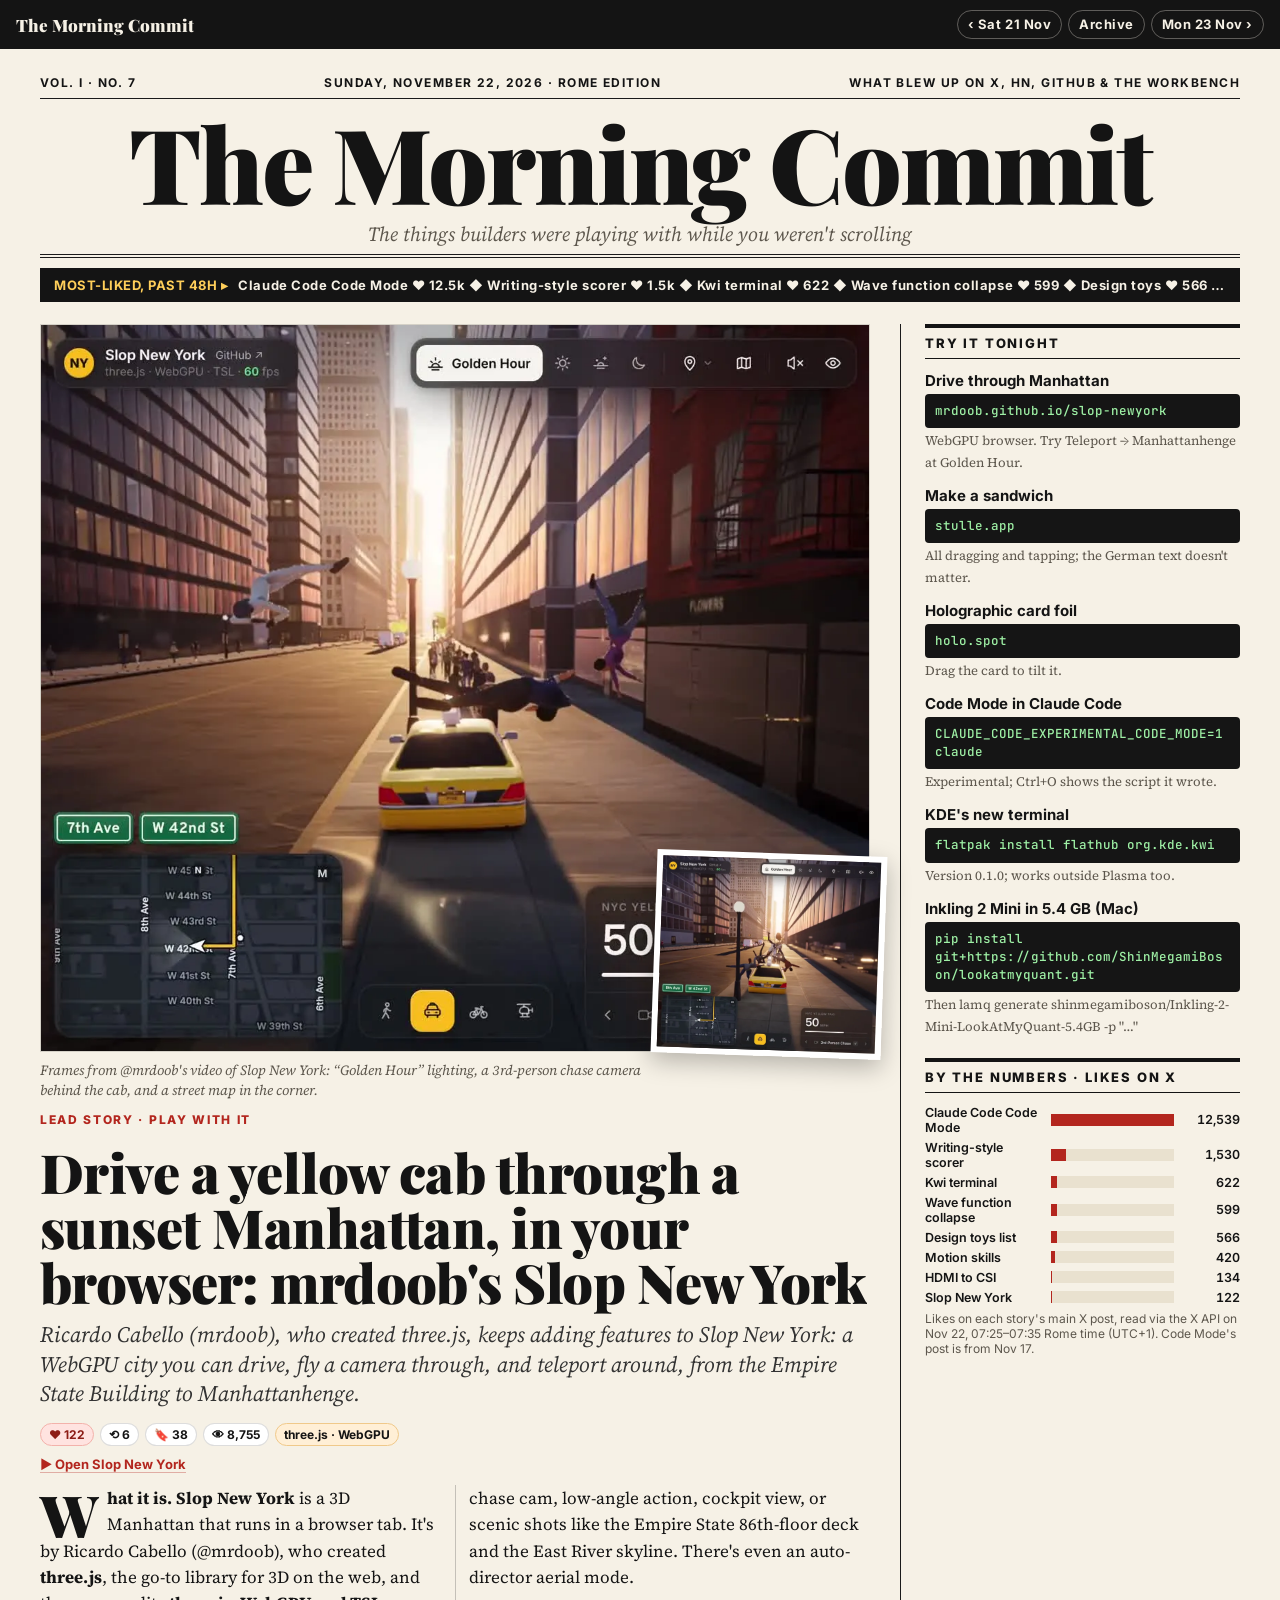
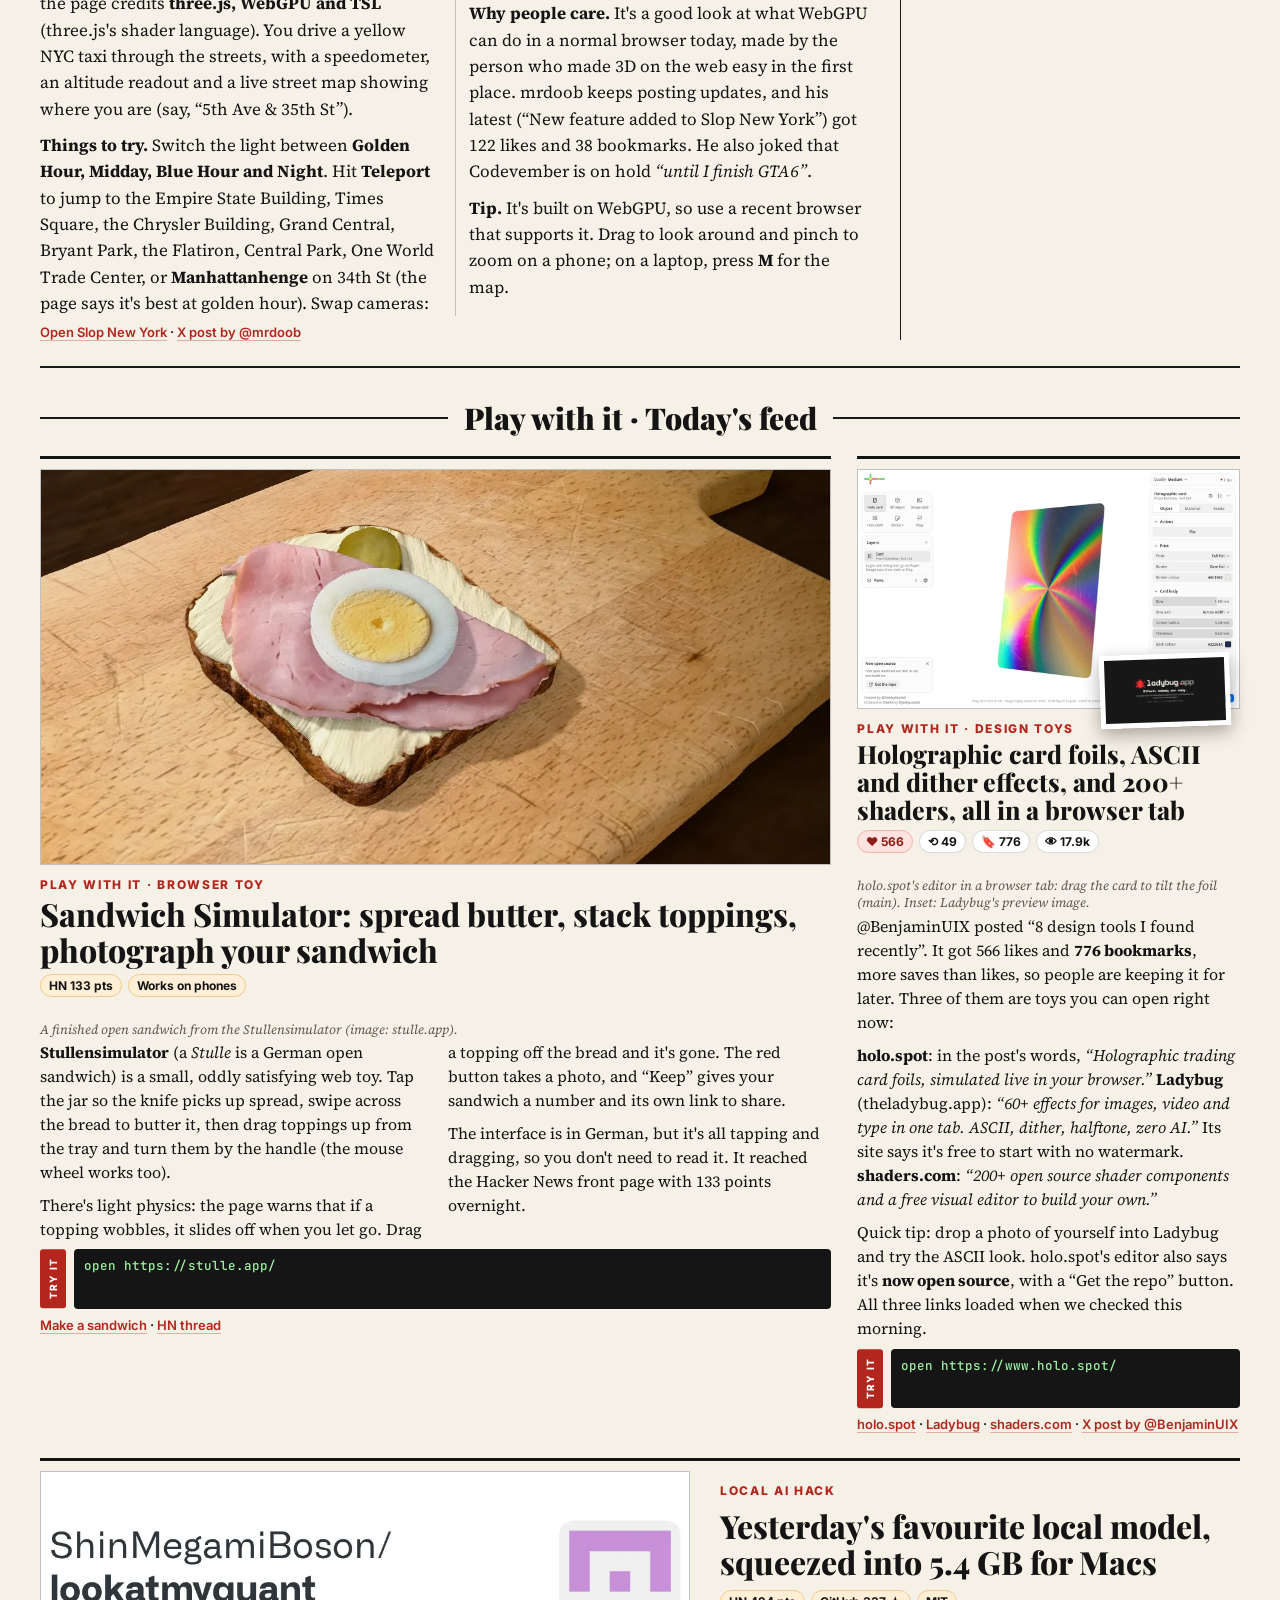
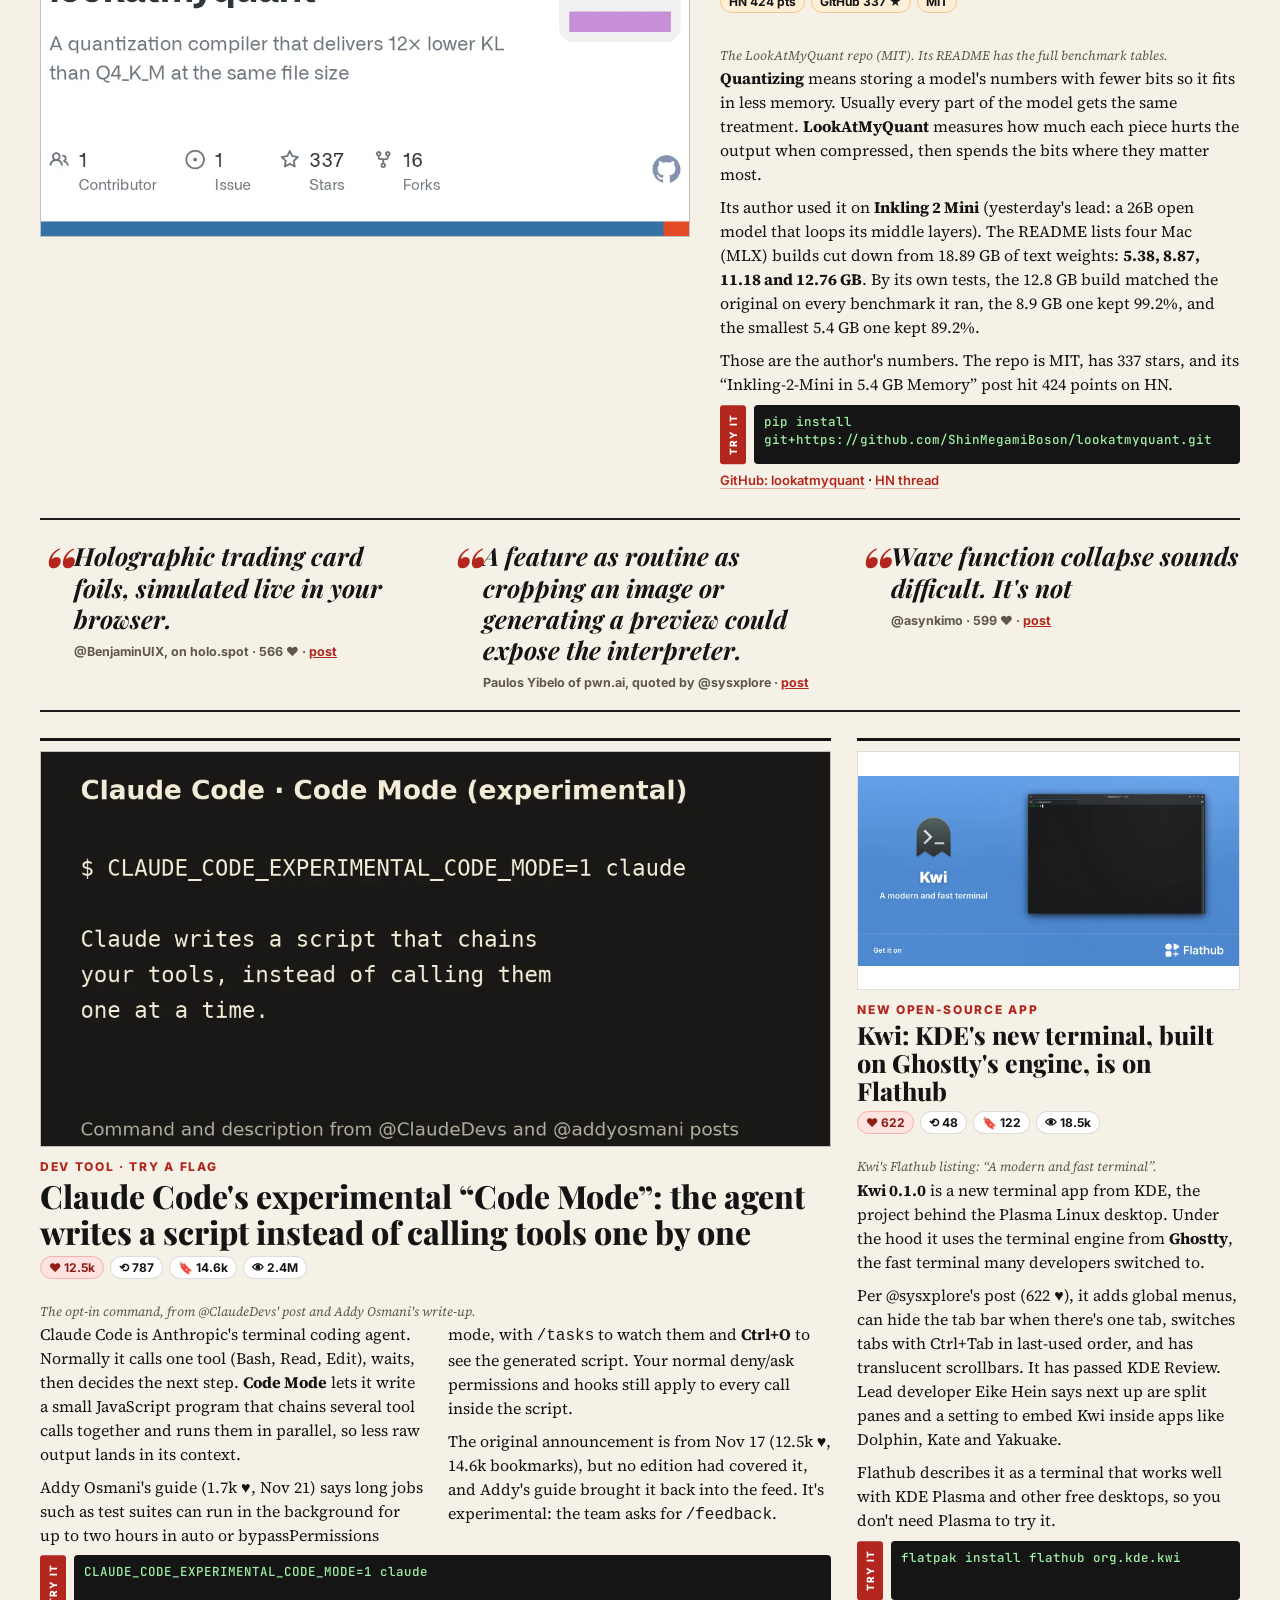
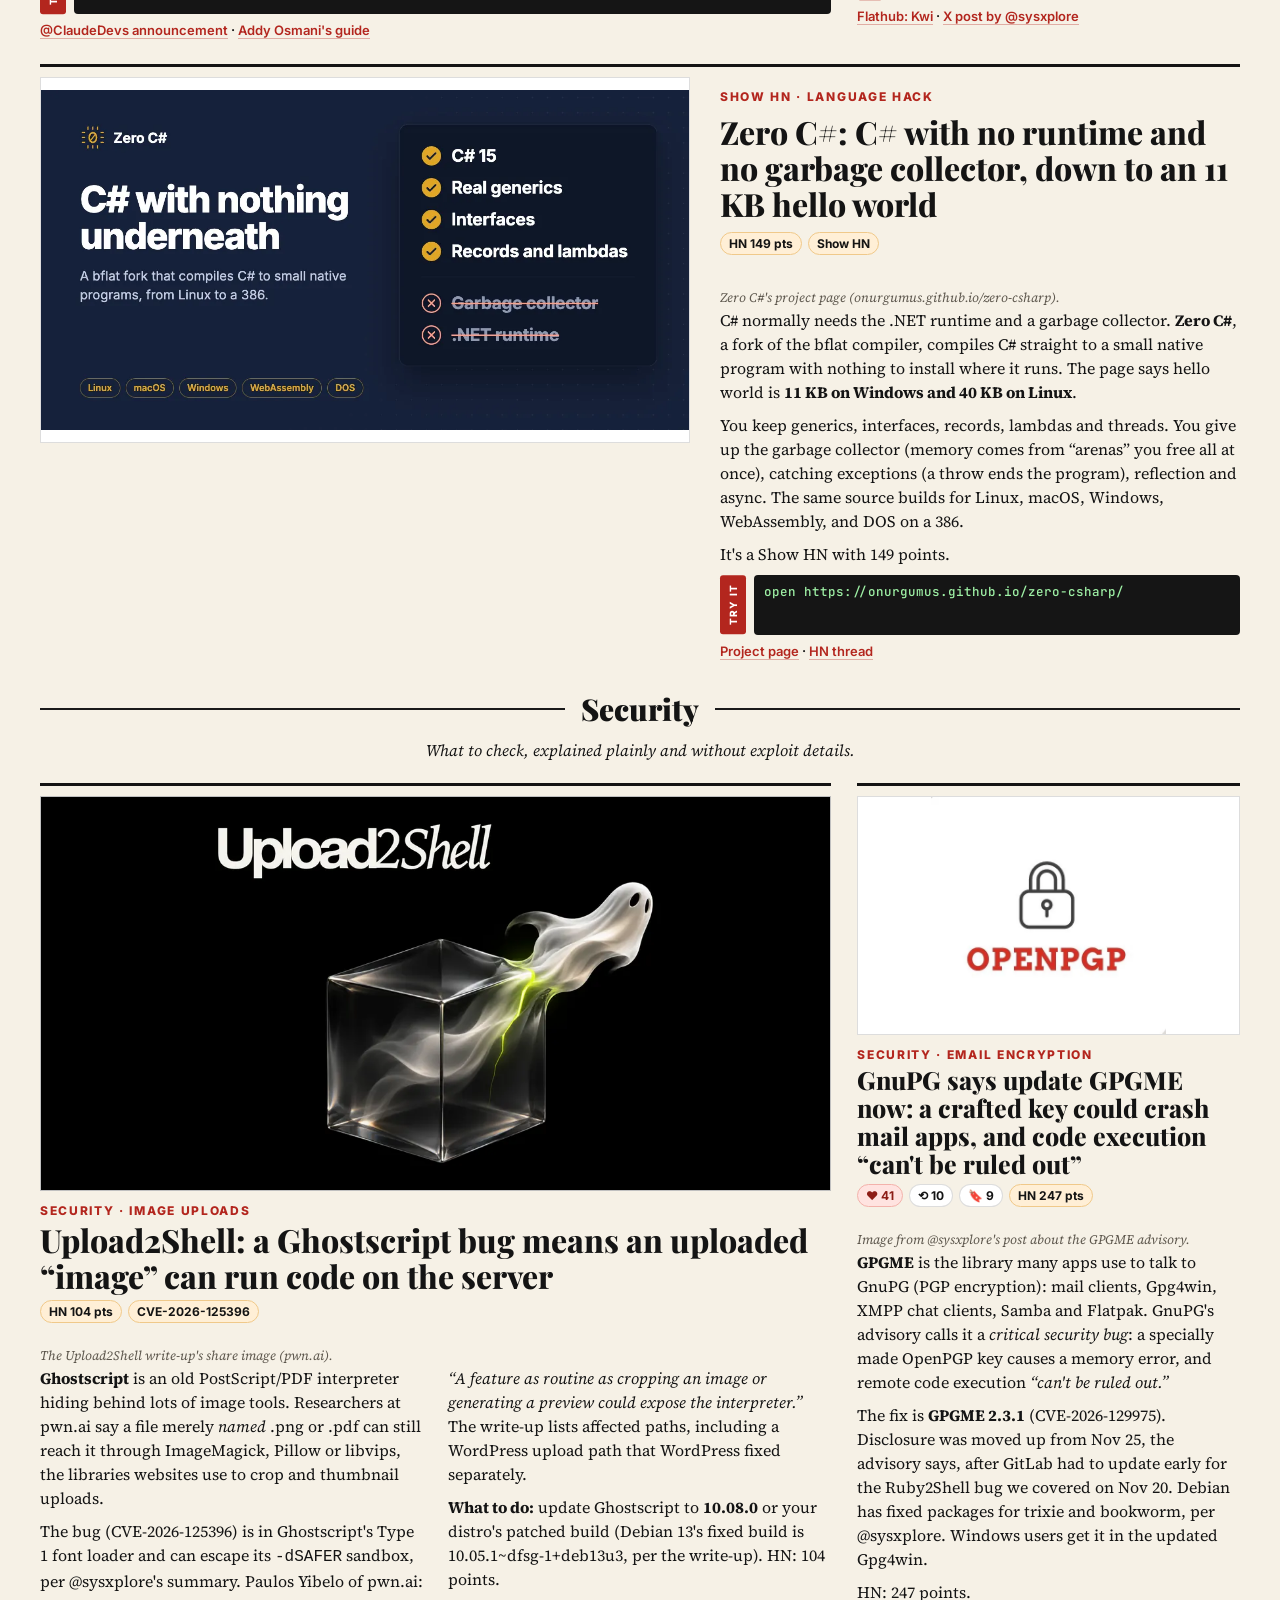
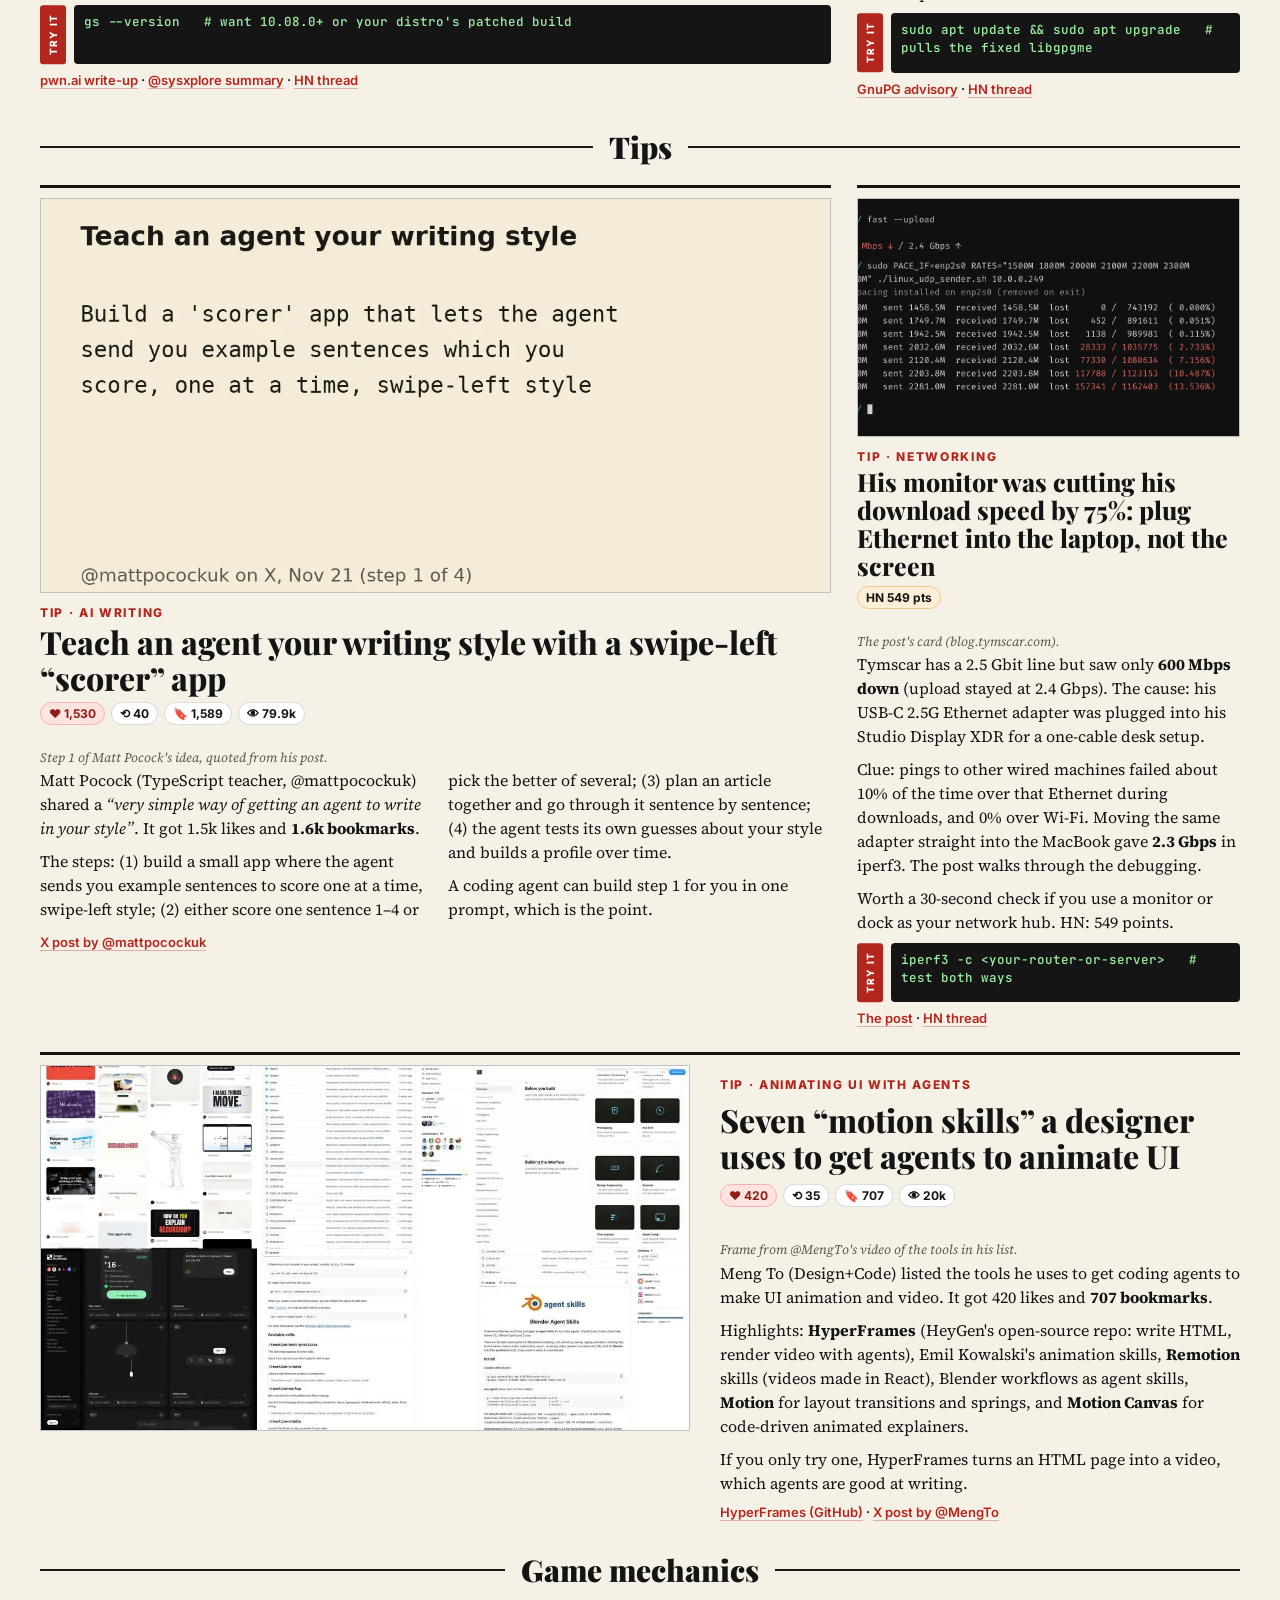
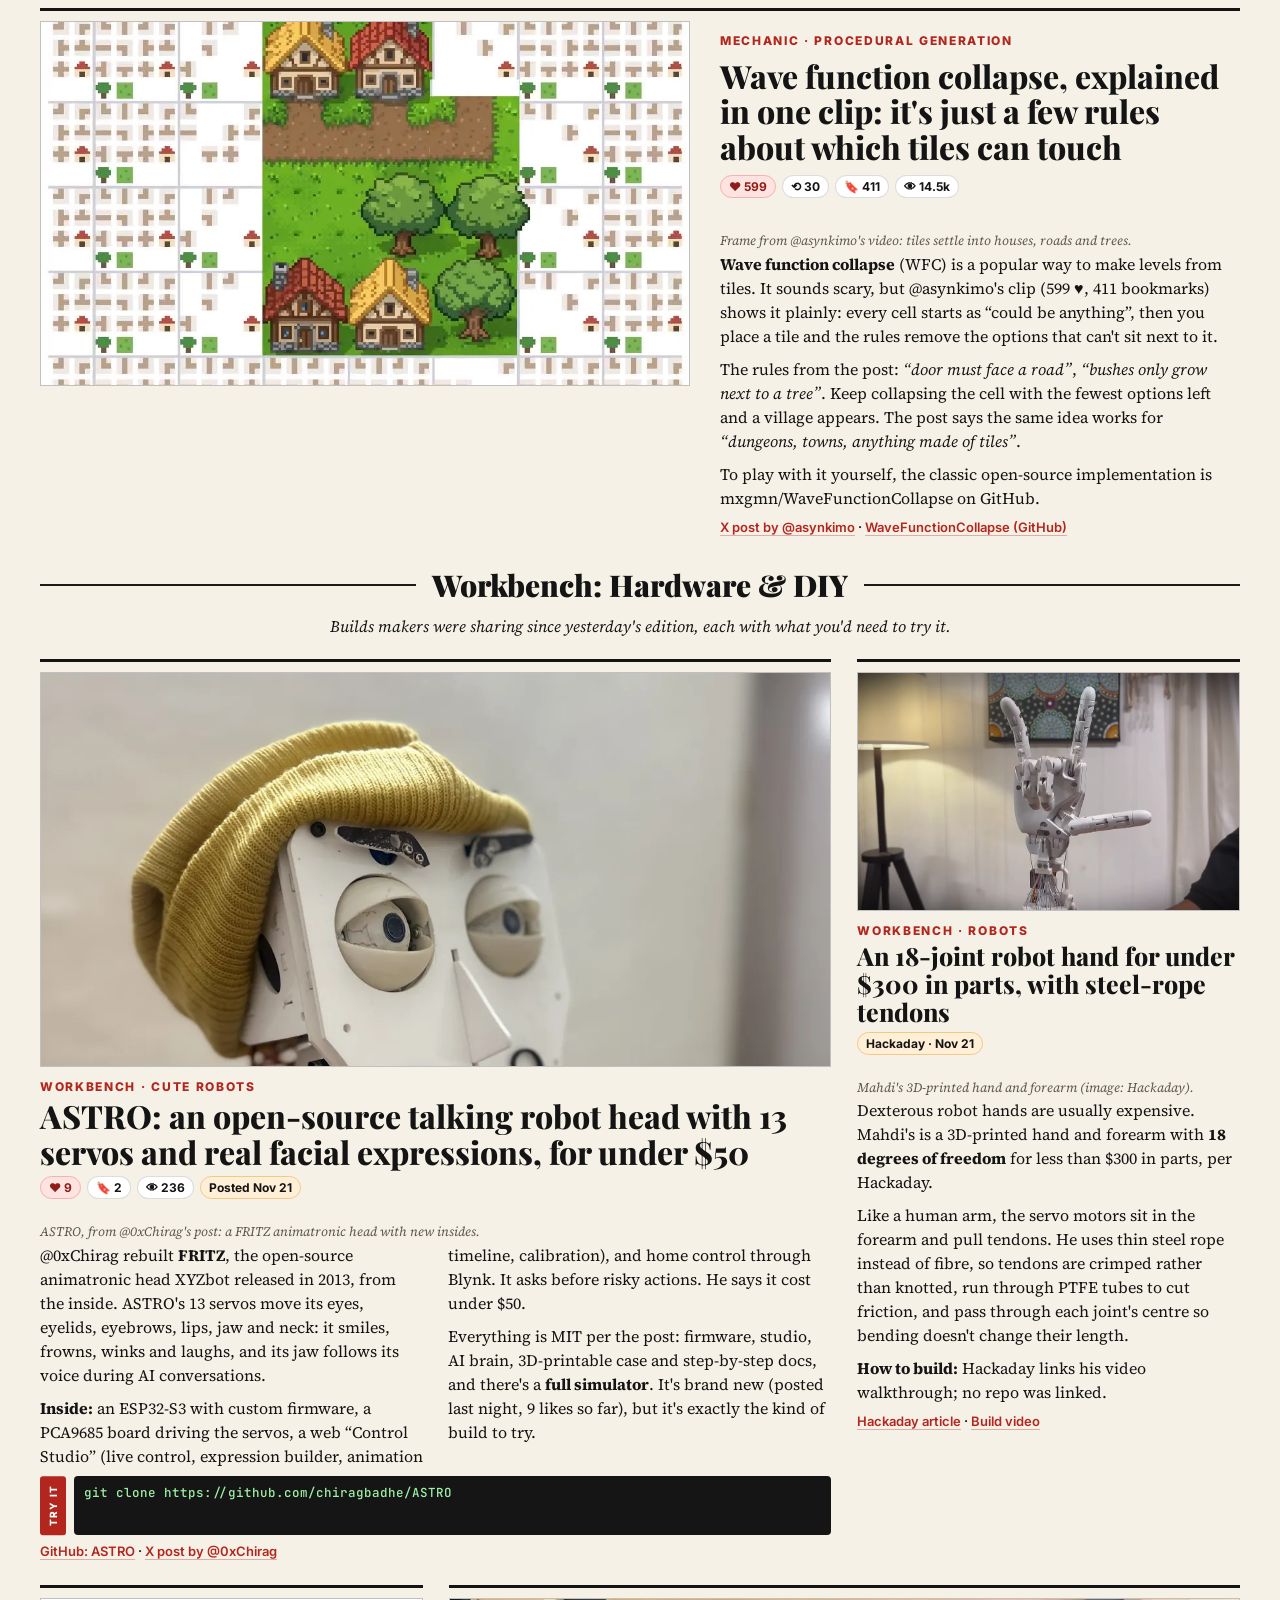
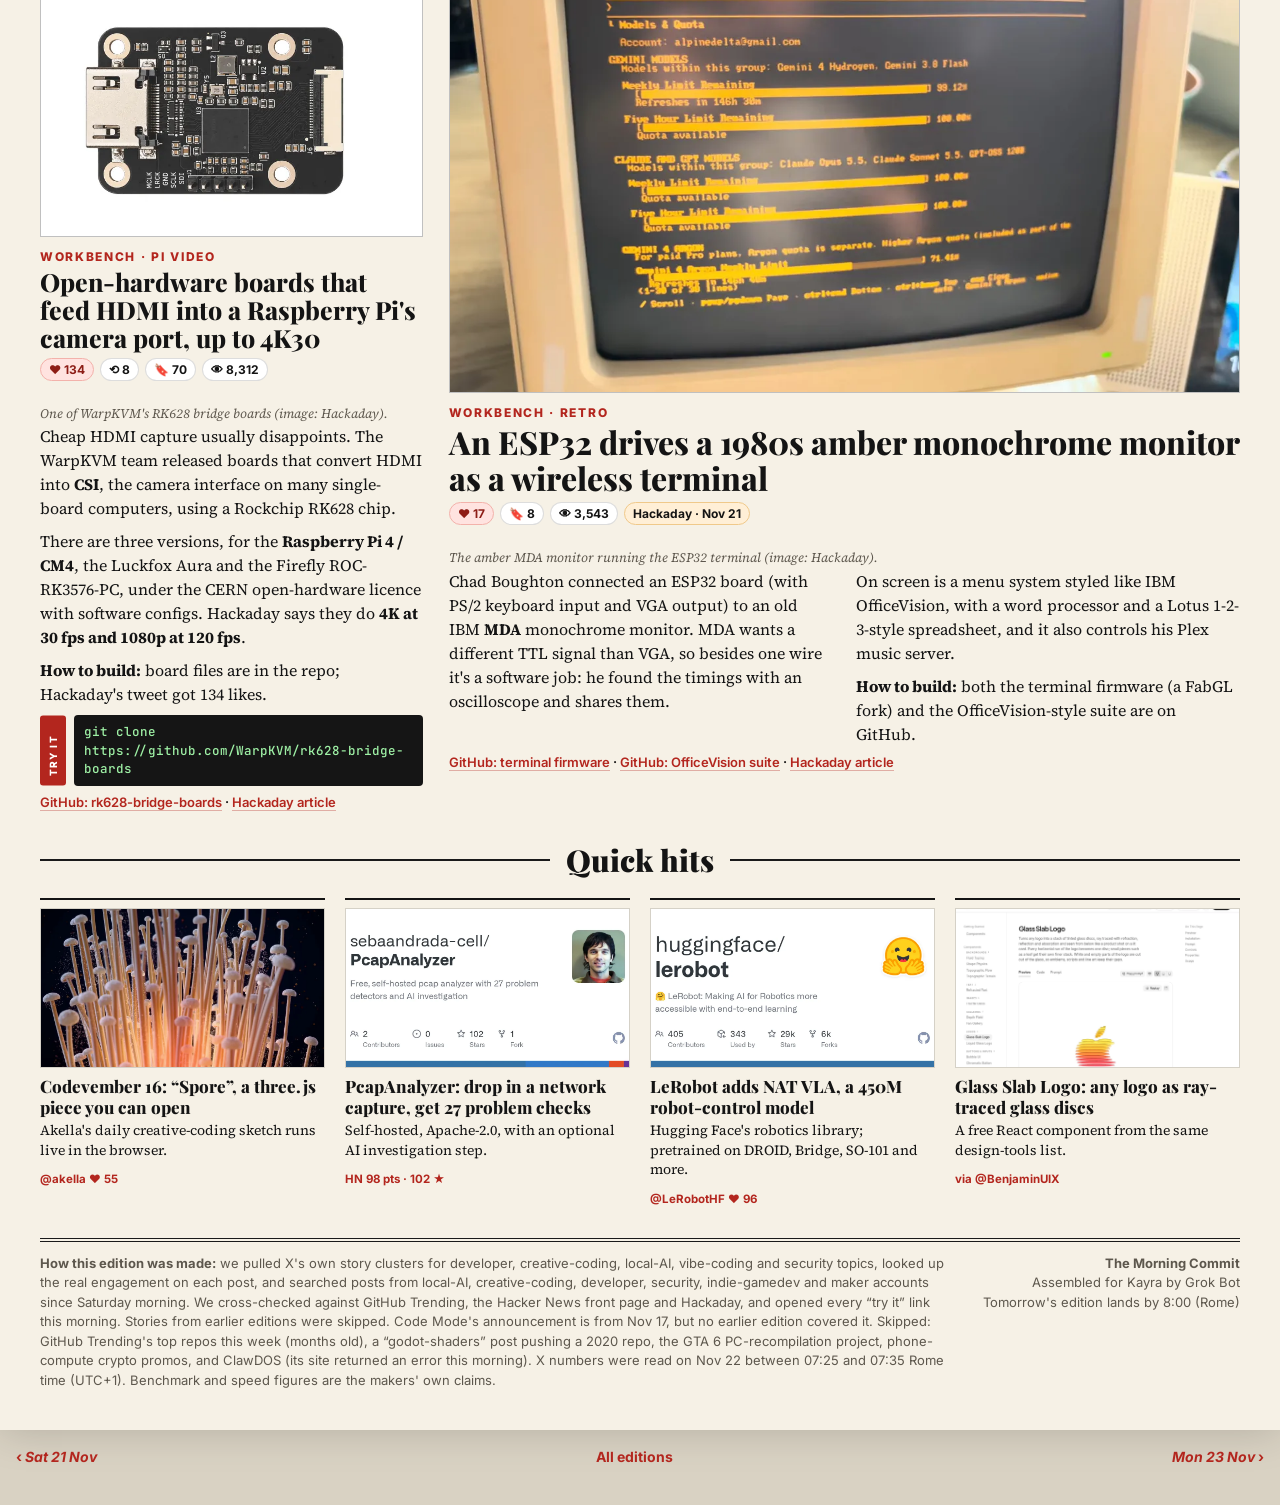
<file: editions/2026-11-22/index.html>
<!doctype html><html lang="en"><head><meta charset="utf-8"><meta name="viewport" content="width=device-width,initial-scale=1,viewport-fit=cover">
<title>The Morning Commit, Sunday, November 22, 2026</title>
<meta name="description" content="Ricardo Cabello (mrdoob), who created three.js, keeps adding features to Slop New York: a WebGPU city you can drive, fly a camera through, and teleport around, from the Empire State Building to Manhattanhenge.">
<meta name="mc:lead" content="Drive a yellow cab through a sunset Manhattan, in your browser: mrdoob&#x27;s Slop New York">
<meta name="mc:deck" content="Ricardo Cabello (mrdoob), who created three.js, keeps adding features to Slop New York: a WebGPU city you can drive, fly a camera through, and teleport around, from the Empire State Building to Manhattanhenge.">
<meta name="mc:thumb" content="img/slopny_45.webp">
<link rel="preconnect" href="https://fonts.googleapis.com"><link rel="preconnect" href="https://fonts.gstatic.com" crossorigin><link href="https://fonts.googleapis.com/css2?family=Playfair+Display:ital,wght@0,700;0,900;1,700&family=Source+Serif+4:ital,opsz,wght@0,8..60,400;0,8..60,600;1,8..60,400&family=Inter:wght@500;700;800&family=JetBrains+Mono:wght@500&display=swap" rel="stylesheet">
<link rel="stylesheet" href="../../assets/style.css?v=1795761801">
<style>
.wb-intro{text-align:center;font-style:italic;margin:-8px auto 22px;max-width:640px}
.section.sub{font-size:22px;margin-top:34px}
#gpgme .ph>img:first-child,#kwi .ph>img:first-child,#zerocs .ph>img:first-child{object-fit:contain;background:#fff}
#astro .ph>img:first-child{object-position:center 30%}
.lead .hero .chart{width:34%}
</style>
<meta name="mc:built" content="1795761801">
<!--mc:head-->
<meta name="theme-color" content="#141414">
<meta name="color-scheme" content="light">
<link rel="manifest" href="../../manifest.webmanifest">
<link rel="icon" type="image/png" sizes="48x48" href="../../assets/icons/favicon-48.png">
<link rel="icon" type="image/png" sizes="192x192" href="../../assets/icons/icon-192.png">
<link rel="apple-touch-icon" href="../../assets/icons/apple-touch-icon.png">
<meta name="apple-mobile-web-app-capable" content="yes">
<meta name="mobile-web-app-capable" content="yes">
<meta name="apple-mobile-web-app-status-bar-style" content="black-translucent">
<meta name="apple-mobile-web-app-title" content="Morning Commit">
<meta property="og:title" content="The Morning Commit · Sunday, November 22, 2026">
<meta property="og:description" content="Drive a yellow cab through a sunset Manhattan, in your browser: mrdoob&#x27;s Slop New York">
<meta property="og:image" content="https://kayraucklnc.github.io/morning-commit/editions/2026-11-22/img/_thumb.webp">
<script>if(matchMedia("(max-width:760px)").matches)document.documentElement.classList.add("mc-phone");</script>
<script defer src="../../assets/app.js?v=1795761801"></script>
<!--/mc:head-->
</head>
<body><!--mc:nav--><nav class="mcnav"><div class="in"><a class="home" href="../../">The Morning Commit</a><div class="pn"><a href="../../editions/2026-11-21/" rel="prev" aria-label="Older edition">‹ <i class="lbl">Sat 21 Nov</i></a><a href="../../archive/">Archive</a><a href="../../editions/2026-11-23/" rel="next" aria-label="Newer edition"><i class="lbl">Mon 23 Nov</i> ›</a></div></div></nav><!--/mc:nav--><div class="paper">
<div class="topline"><span>Vol. I · No. 7</span><span>Sunday, November 22, 2026 · Rome edition</span><span>What blew up on X, HN, GitHub &amp; the workbench</span></div>
<header class="mast"><h1>The Morning Commit</h1><div class="tag">The things builders were playing with while you weren't scrolling</div></header>
<div class="ticker"><b>MOST-LIKED, PAST 48H ▸</b>Claude Code Code Mode ♥ 12.5k ◆ Writing-style scorer ♥ 1.5k ◆ Kwi terminal ♥ 622 ◆ Wave function collapse ♥ 599 ◆ Design toys ♥ 566 ◆ Monitor Ethernet HN 549 ◆ Inkling in 5.4 GB HN 424 ◆ GPGME HN 247</div>
<nav class="liked" aria-label="Most-liked in the past 48 hours"><div class="liked-label">Most-liked, past 48h</div><div class="liked-track"><a class="chip" href="#codemode"><img src="img/codemode.webp" alt=""><span class="chip-t">Code Mode</span><span class="chip-n">♥ 12.5k</span></a><a class="chip" href="#scorer"><img src="img/scorer.webp" alt=""><span class="chip-t">Style scorer</span><span class="chip-n">♥ 1.5k</span></a><a class="chip" href="#kwi"><img src="img/kwi_flat.webp" alt=""><span class="chip-t">Kwi</span><span class="chip-n">♥ 622</span></a><a class="chip" href="#wfc"><img src="img/wfc_45.webp" alt=""><span class="chip-t">WFC</span><span class="chip-n">♥ 599</span></a><a class="chip" href="#design"><img src="img/holo-shot.webp" alt=""><span class="chip-t">Design toys</span><span class="chip-n">♥ 566</span></a></div></nav>

<section class="lead" id="slopny">
 <div>
  <figure class="hero"><img class="main" src="img/slopny_45.webp" alt="A yellow taxi driving down a sunlit Manhattan street in Slop New York"><img class="chart" src="img/slopny_70.webp" alt="Another moment from the same drive"><figcaption>Frames from @mrdoob's video of Slop New York: “Golden Hour” lighting, a 3rd-person chase camera behind the cab, and a street map in the corner.</figcaption></figure>
  <div class="kicker">Lead story · Play with it</div>
  <h2>Drive a yellow cab through a sunset Manhattan, in your browser: mrdoob&#x27;s Slop New York</h2>
  <p class="hook">The creator of three.js built an explorable WebGPU New York. Pick golden hour and drive.</p>
  <p class="deck">Ricardo Cabello (mrdoob), who created three.js, keeps adding features to Slop New York: a WebGPU city you can drive, fly a camera through, and teleport around, from the Empire State Building to Manhattanhenge.</p>
  <div class="badges"><span class="b like">♥ 122</span><span class="b rt">⟲ 6</span><span class="b sv">🔖 38</span><span class="b vw">👁 8,755</span><span class="b ex">three.js · WebGPU</span></div>
  <p class="links" style="margin-top:10px"><a href="https://mrdoob.github.io/slop-newyork/"><b>▶ Open Slop New York</b></a></p>
  <details class="more lead-more">
  <summary>Read the story</summary>
  <div class="cols">
   <p><b>What it is.</b> <b>Slop New York</b> is a 3D Manhattan that runs in a browser tab. It's by Ricardo Cabello (@mrdoob), who created <b>three.js</b>, the go-to library for 3D on the web, and the page credits <b>three.js, WebGPU and TSL</b> (three.js's shader language). You drive a yellow NYC taxi through the streets, with a speedometer, an altitude readout and a live street map showing where you are (say, “5th Ave &amp; 35th St”).</p>
   <p><b>Things to try.</b> Switch the light between <b>Golden Hour, Midday, Blue Hour and Night</b>. Hit <b>Teleport</b> to jump to the Empire State Building, Times Square, the Chrysler Building, Grand Central, Bryant Park, the Flatiron, Central Park, One World Trade Center, or <b>Manhattanhenge</b> on 34th St (the page says it's best at golden hour). Swap cameras: chase cam, low-angle action, cockpit view, or scenic shots like the Empire State 86th-floor deck and the East River skyline. There's even an auto-director aerial mode.</p>
   <p><b>Why people care.</b> It's a good look at what WebGPU can do in a normal browser today, made by the person who made 3D on the web easy in the first place. mrdoob keeps posting updates, and his latest (“New feature added to Slop New York”) got 122 likes and 38 bookmarks. He also joked that Codevember is on hold <i>“until I finish GTA6”</i>.</p>
   <p><b>Tip.</b> It's built on WebGPU, so use a recent browser that supports it. Drag to look around and pinch to zoom on a phone; on a laptop, press <b>M</b> for the map.</p>
  </div>
  <div class="links"><a href="https://mrdoob.github.io/slop-newyork/">Open Slop New York</a> · <a href="https://x.com/mrdoob/status/2124159192701476907">X post by @mrdoob</a></div>
  </details>
 </div>
 <aside class="side">
  <details class="more side-more">
  <summary>Try it tonight</summary>
  <div class="boxh">Try it tonight</div>
  <div class="try"><ul>
   <li><b>Drive through Manhattan</b><code>mrdoob.github.io/slop-newyork</code><small>WebGPU browser. Try Teleport → Manhattanhenge at Golden Hour.</small></li>
   <li><b>Make a sandwich</b><code>stulle.app</code><small>All dragging and tapping; the German text doesn't matter.</small></li>
   <li><b>Holographic card foil</b><code>holo.spot</code><small>Drag the card to tilt it.</small></li>
   <li><b>Code Mode in Claude Code</b><code>CLAUDE_CODE_EXPERIMENTAL_CODE_MODE=1 claude</code><small>Experimental; Ctrl+O shows the script it wrote.</small></li>
   <li><b>KDE's new terminal</b><code>flatpak install flathub org.kde.kwi</code><small>Version 0.1.0; works outside Plasma too.</small></li>
   <li><b>Inkling 2 Mini in 5.4 GB (Mac)</b><code>pip install git+https://github.com/ShinMegamiBoson/lookatmyquant.git</code><small>Then lamq generate shinmegamiboson/Inkling-2-Mini-LookAtMyQuant-5.4GB -p "…"</small></li>
  </ul></div>
  <div class="numbers"><div class="boxh">By the numbers · likes on X</div><div class="bar"><span class="bl">Claude Code Code Mode</span><span class="bt"><i style="width:100.0%"></i></span><span class="bn">12,539</span></div><div class="bar"><span class="bl">Writing-style scorer</span><span class="bt"><i style="width:12.2%"></i></span><span class="bn">1,530</span></div><div class="bar"><span class="bl">Kwi terminal</span><span class="bt"><i style="width:5.0%"></i></span><span class="bn">622</span></div><div class="bar"><span class="bl">Wave function collapse</span><span class="bt"><i style="width:4.8%"></i></span><span class="bn">599</span></div><div class="bar"><span class="bl">Design toys list</span><span class="bt"><i style="width:4.5%"></i></span><span class="bn">566</span></div><div class="bar"><span class="bl">Motion skills</span><span class="bt"><i style="width:3.3%"></i></span><span class="bn">420</span></div><div class="bar"><span class="bl">HDMI to CSI</span><span class="bt"><i style="width:1.1%"></i></span><span class="bn">134</span></div><div class="bar"><span class="bl">Slop New York</span><span class="bt"><i style="width:1.0%"></i></span><span class="bn">122</span></div><div class="src">Likes on each story's main X post, read via the X API on Nov 22, 07:25–07:35 Rome time (UTC+1). Code Mode's post is from Nov 17.</div></div>
  </details>
 </aside>
</section>

<div class="section">Play with it · Today's feed</div>
<div class="grid">
 <article class="card wide" id="sandwich"><figure><div class="ph"><img src="img/sandwich.webp" alt=""></div></figure><div class="kicker">Play with it · browser toy</div><h3>Sandwich Simulator: spread butter, stack toppings, photograph your sandwich</h3><p class="hook">A tiny German web toy: drag toppings onto bread, and wobbly ones slide off.</p><div class="badges"><span class="b ex">HN 133 pts</span><span class="b ex">Works on phones</span></div><details class="more"><summary>Read the story</summary><figcaption>A finished open sandwich from the Stullensimulator (image: stulle.app).</figcaption><div class="txt"><p><b>Stullensimulator</b> (a <i>Stulle</i> is a German open sandwich) is a small, oddly satisfying web toy. Tap the jar so the knife picks up spread, swipe across the bread to butter it, then drag toppings up from the tray and turn them by the handle (the mouse wheel works too).</p><p>There's light physics: the page warns that if a topping wobbles, it slides off when you let go. Drag a topping off the bread and it's gone. The red button takes a photo, and “Keep” gives your sandwich a number and its own link to share.</p><p>The interface is in German, but it's all tapping and dragging, so you don't need to read it. It reached the Hacker News front page with 133 points overnight.</p></div><div class="tryit"><span>TRY IT</span><code>open https://stulle.app/</code></div><div class="links"><a href="https://stulle.app/">Make a sandwich</a> · <a href="https://news.ycombinator.com/item?id=50594911">HN thread</a></div></details></article>
 <article class="card" id="design"><figure><div class="ph"><img src="img/holo-shot.webp" alt=""><img class="inset" src="img/ladybug.webp" alt=""></div></figure><div class="kicker">Play with it · design toys</div><h3>Holographic card foils, ASCII and dither effects, and 200+ shaders, all in a browser tab</h3><p class="hook">From a designer&#x27;s list with 776 bookmarks: three sites to open and just play.</p><div class="badges"><span class="b like">♥ 566</span><span class="b rt">⟲ 49</span><span class="b sv">🔖 776</span><span class="b vw">👁 17.9k</span></div><details class="more"><summary>Read the story</summary><figcaption>holo.spot&#x27;s editor in a browser tab: drag the card to tilt the foil (main). Inset: Ladybug&#x27;s preview image.</figcaption><div class="txt"><p>@BenjaminUIX posted “8 design tools I found recently”. It got 566 likes and <b>776 bookmarks</b>, more saves than likes, so people are keeping it for later. Three of them are toys you can open right now:</p><p><b>holo.spot</b>: in the post's words, <i>“Holographic trading card foils, simulated live in your browser.”</i> <b>Ladybug</b> (theladybug.app): <i>“60+ effects for images, video and type in one tab. ASCII, dither, halftone, zero AI.”</i> Its site says it's free to start with no watermark. <b>shaders.com</b>: <i>“200+ open source shader components and a free visual editor to build your own.”</i></p><p>Quick tip: drop a photo of yourself into Ladybug and try the ASCII look. holo.spot's editor also says it's <b>now open source</b>, with a “Get the repo” button. All three links loaded when we checked this morning.</p></div><div class="tryit"><span>TRY IT</span><code>open https://www.holo.spot/</code></div><div class="links"><a href="https://www.holo.spot/">holo.spot</a> · <a href="https://theladybug.app/">Ladybug</a> · <a href="https://shaders.com/">shaders.com</a> · <a href="https://x.com/BenjaminUIX/status/2124126065870385636">X post by @BenjaminUIX</a></div></details></article>
 <article class="card full" id="quant"><figure><div class="ph"><img src="img/quant.webp" alt=""></div></figure><div class="kicker">Local AI hack</div><h3>Yesterday&#x27;s favourite local model, squeezed into 5.4 GB for Macs</h3><p class="hook">A new quantizer packs Inkling 2 Mini from 18.9 GB down to 5.4–12.8 GB for Apple Silicon.</p><div class="badges"><span class="b ex">HN 424 pts</span><span class="b ex">GitHub 337 ★</span><span class="b ex">MIT</span></div><details class="more"><summary>Read the story</summary><figcaption>The LookAtMyQuant repo (MIT). Its README has the full benchmark tables.</figcaption><div class="txt"><p><b>Quantizing</b> means storing a model's numbers with fewer bits so it fits in less memory. Usually every part of the model gets the same treatment. <b>LookAtMyQuant</b> measures how much each piece hurts the output when compressed, then spends the bits where they matter most.</p><p>Its author used it on <b>Inkling 2 Mini</b> (yesterday's lead: a 26B open model that loops its middle layers). The README lists four Mac (MLX) builds cut down from 18.89 GB of text weights: <b>5.38, 8.87, 11.18 and 12.76 GB</b>. By its own tests, the 12.8 GB build matched the original on every benchmark it ran, the 8.9 GB one kept 99.2%, and the smallest 5.4 GB one kept 89.2%.</p><p>Those are the author's numbers. The repo is MIT, has 337 stars, and its “Inkling-2-Mini in 5.4 GB Memory” post hit 424 points on HN.</p></div><div class="tryit"><span>TRY IT</span><code>pip install git+https://github.com/ShinMegamiBoson/lookatmyquant.git</code></div><div class="links"><a href="https://github.com/ShinMegamiBoson/lookatmyquant">GitHub: lookatmyquant</a> · <a href="https://news.ycombinator.com/item?id=50591853">HN thread</a></div></details></article>
</div>

<details class="more quotes-more">
 <summary>Quotes from today</summary>
<div class="pull">
 <blockquote>Holographic trading card foils, simulated live in your browser.<cite>@BenjaminUIX, on holo.spot · 566 ♥ · <a href="https://x.com/BenjaminUIX/status/2124126065870385636">post</a></cite></blockquote>
 <blockquote>A feature as routine as cropping an image or generating a preview could expose the interpreter.<cite>Paulos Yibelo of pwn.ai, quoted by @sysxplore · <a href="https://x.com/sysxplore/status/2124363765533552962">post</a></cite></blockquote>
 <blockquote>Wave function collapse sounds difficult. It's not<cite>@asynkimo · 599 ♥ · <a href="https://x.com/asynkimo/status/2124228205267829005">post</a></cite></blockquote>
</div>
</details>

<div class="grid" style="margin-top:26px">
 <article class="card wide" id="codemode"><figure><div class="ph"><img src="img/codemode.webp" alt=""></div></figure><div class="kicker">Dev tool · try a flag</div><h3>Claude Code&#x27;s experimental “Code Mode”: the agent writes a script instead of calling tools one by one</h3><p class="hook">One environment variable. Claude batches tool calls into JavaScript and keeps talking while it runs.</p><div class="badges"><span class="b like">♥ 12.5k</span><span class="b rt">⟲ 787</span><span class="b sv">🔖 14.6k</span><span class="b vw">👁 2.4M</span></div><details class="more"><summary>Read the story</summary><figcaption>The opt-in command, from @ClaudeDevs&#x27; post and Addy Osmani&#x27;s write-up.</figcaption><div class="txt"><p>Claude Code is Anthropic's terminal coding agent. Normally it calls one tool (Bash, Read, Edit), waits, then decides the next step. <b>Code Mode</b> lets it write a small JavaScript program that chains several tool calls together and runs them in parallel, so less raw output lands in its context.</p><p>Addy Osmani's guide (1.7k ♥, Nov 21) says long jobs such as test suites can run in the background for up to two hours in auto or bypassPermissions mode, with <code>/tasks</code> to watch them and <b>Ctrl+O</b> to see the generated script. Your normal deny/ask permissions and hooks still apply to every call inside the script.</p><p>The original announcement is from Nov 17 (12.5k ♥, 14.6k bookmarks), but no edition had covered it, and Addy's guide brought it back into the feed. It's experimental: the team asks for <code>/feedback</code>.</p></div><div class="tryit"><span>TRY IT</span><code>CLAUDE_CODE_EXPERIMENTAL_CODE_MODE=1 claude</code></div><div class="links"><a href="https://x.com/ClaudeDevs/status/2122801681939234950">@ClaudeDevs announcement</a> · <a href="https://x.com/addyosmani/status/2124229492248019362">Addy Osmani&#x27;s guide</a></div></details></article>
 <article class="card" id="kwi"><figure><div class="ph"><img src="img/kwi_flat.webp" alt=""></div></figure><div class="kicker">New open-source app</div><h3>Kwi: KDE&#x27;s new terminal, built on Ghostty&#x27;s engine, is on Flathub</h3><p class="hook">First release of KDE&#x27;s Konsole alternative. One flatpak command on any Linux desktop.</p><div class="badges"><span class="b like">♥ 622</span><span class="b rt">⟲ 48</span><span class="b sv">🔖 122</span><span class="b vw">👁 18.5k</span></div><details class="more"><summary>Read the story</summary><figcaption>Kwi&#x27;s Flathub listing: “A modern and fast terminal”.</figcaption><div class="txt"><p><b>Kwi 0.1.0</b> is a new terminal app from KDE, the project behind the Plasma Linux desktop. Under the hood it uses the terminal engine from <b>Ghostty</b>, the fast terminal many developers switched to.</p><p>Per @sysxplore's post (622 ♥), it adds global menus, can hide the tab bar when there's one tab, switches tabs with Ctrl+Tab in last-used order, and has translucent scrollbars. It has passed KDE Review. Lead developer Eike Hein says next up are split panes and a setting to embed Kwi inside apps like Dolphin, Kate and Yakuake.</p><p>Flathub describes it as a terminal that works well with KDE Plasma and other free desktops, so you don't need Plasma to try it.</p></div><div class="tryit"><span>TRY IT</span><code>flatpak install flathub org.kde.kwi</code></div><div class="links"><a href="https://flathub.org/apps/org.kde.kwi">Flathub: Kwi</a> · <a href="https://x.com/sysxplore/status/2123998100524040230">X post by @sysxplore</a></div></details></article>
 <article class="card full" id="zerocs"><figure><div class="ph"><img src="img/zerocs.webp" alt=""></div></figure><div class="kicker">Show HN · language hack</div><h3>Zero C#: C# with no runtime and no garbage collector, down to an 11 KB hello world</h3><p class="hook">Same C# syntax and generics; builds for Linux, macOS, Windows, WebAssembly and even DOS.</p><div class="badges"><span class="b ex">HN 149 pts</span><span class="b ex">Show HN</span></div><details class="more"><summary>Read the story</summary><figcaption>Zero C#&#x27;s project page (onurgumus.github.io/zero-csharp).</figcaption><div class="txt"><p>C# normally needs the .NET runtime and a garbage collector. <b>Zero C#</b>, a fork of the bflat compiler, compiles C# straight to a small native program with nothing to install where it runs. The page says hello world is <b>11 KB on Windows and 40 KB on Linux</b>.</p><p>You keep generics, interfaces, records, lambdas and threads. You give up the garbage collector (memory comes from “arenas” you free all at once), catching exceptions (a throw ends the program), reflection and async. The same source builds for Linux, macOS, Windows, WebAssembly, and DOS on a 386.</p><p>It's a Show HN with 149 points.</p></div><div class="tryit"><span>TRY IT</span><code>open https://onurgumus.github.io/zero-csharp/</code></div><div class="links"><a href="https://onurgumus.github.io/zero-csharp/index.html">Project page</a> · <a href="https://news.ycombinator.com/item?id=50590279">HN thread</a></div></details></article>
</div>

<div class="section" id="security">Security</div>
<p class="wb-intro">What to check, explained plainly and without exploit details.</p>
<div class="grid"><article class="card wide" id="upload2shell"><figure><div class="ph"><img src="img/u2s.webp" alt=""></div></figure><div class="kicker">Security · image uploads</div><h3>Upload2Shell: a Ghostscript bug means an uploaded “image” can run code on the server</h3><p class="hook">If your server turns uploads into previews, check its Ghostscript version. The fix is 10.08.0.</p><div class="badges"><span class="b ex">HN 104 pts</span><span class="b ex">CVE-2026-125396</span></div><details class="more"><summary>Read the story</summary><figcaption>The Upload2Shell write-up&#x27;s share image (pwn.ai).</figcaption><div class="txt"><p><b>Ghostscript</b> is an old PostScript/PDF interpreter hiding behind lots of image tools. Researchers at pwn.ai say a file merely <i>named</i> .png or .pdf can still reach it through ImageMagick, Pillow or libvips, the libraries websites use to crop and thumbnail uploads.</p><p>The bug (CVE-2026-125396) is in Ghostscript's Type 1 font loader and can escape its <code>-dSAFER</code> sandbox, per @sysxplore's summary. Paulos Yibelo of pwn.ai: <i>“A feature as routine as cropping an image or generating a preview could expose the interpreter.”</i> The write-up lists affected paths, including a WordPress upload path that WordPress fixed separately.</p><p><b>What to do:</b> update Ghostscript to <b>10.08.0</b> or your distro's patched build (Debian 13's fixed build is 10.05.1~dfsg-1+deb13u3, per the write-up). HN: 104 points.</p></div><div class="tryit"><span>TRY IT</span><code>gs --version   # want 10.08.0+ or your distro&#x27;s patched build</code></div><div class="links"><a href="https://pwn.ai/upload2shell">pwn.ai write-up</a> · <a href="https://x.com/sysxplore/status/2124363765533552962">@sysxplore summary</a> · <a href="https://news.ycombinator.com/item?id=50592097">HN thread</a></div></details></article><article class="card" id="gpgme"><figure><div class="ph"><img src="img/gpgme.webp" alt=""></div></figure><div class="kicker">Security · email encryption</div><h3>GnuPG says update GPGME now: a crafted key could crash mail apps, and code execution “can&#x27;t be ruled out”</h3><p class="hook">The library behind PGP in most mail clients. Update to GPGME 2.3.1.</p><div class="badges"><span class="b like">♥ 41</span><span class="b rt">⟲ 10</span><span class="b sv">🔖 9</span><span class="b ex">HN 247 pts</span></div><details class="more"><summary>Read the story</summary><figcaption>Image from @sysxplore&#x27;s post about the GPGME advisory.</figcaption><div class="txt"><p><b>GPGME</b> is the library many apps use to talk to GnuPG (PGP encryption): mail clients, Gpg4win, XMPP chat clients, Samba and Flatpak. GnuPG's advisory calls it a <i>critical security bug</i>: a specially made OpenPGP key causes a memory error, and remote code execution <i>“can't be ruled out.”</i></p><p>The fix is <b>GPGME 2.3.1</b> (CVE-2026-129975). Disclosure was moved up from Nov 25, the advisory says, after GitLab had to update early for the Ruby2Shell bug we covered on Nov 20. Debian has fixed packages for trixie and bookworm, per @sysxplore. Windows users get it in the updated Gpg4win.</p><p>HN: 247 points.</p></div><div class="tryit"><span>TRY IT</span><code>sudo apt update &amp;&amp; sudo apt upgrade   # pulls the fixed libgpgme</code></div><div class="links"><a href="https://lists.gnupg.org/pipermail/gnupg-announce/2026q4/000517.html">GnuPG advisory</a> · <a href="https://news.ycombinator.com/item?id=50587208">HN thread</a></div></details></article></div>
<div class="section" id="tips">Tips</div>
<div class="grid"><article class="card wide" id="scorer"><figure><div class="ph"><img src="img/scorer.webp" alt=""></div></figure><div class="kicker">Tip · AI writing</div><h3>Teach an agent your writing style with a swipe-left “scorer” app</h3><p class="hook">Score its sentences one by one; it builds a profile of how you write.</p><div class="badges"><span class="b like">♥ 1,530</span><span class="b rt">⟲ 40</span><span class="b sv">🔖 1,589</span><span class="b vw">👁 79.9k</span></div><details class="more"><summary>Read the story</summary><figcaption>Step 1 of Matt Pocock&#x27;s idea, quoted from his post.</figcaption><div class="txt"><p>Matt Pocock (TypeScript teacher, @mattpocockuk) shared a <i>“very simple way of getting an agent to write in your style”</i>. It got 1.5k likes and <b>1.6k bookmarks</b>.</p><p>The steps: (1) build a small app where the agent sends you example sentences to score one at a time, swipe-left style; (2) either score one sentence 1–4 or pick the better of several; (3) plan an article together and go through it sentence by sentence; (4) the agent tests its own guesses about your style and builds a profile over time.</p><p>A coding agent can build step 1 for you in one prompt, which is the point.</p></div><div class="links"><a href="https://x.com/mattpocockuk/status/2124214098984370645">X post by @mattpocockuk</a></div></details></article><article class="card" id="studio"><figure><div class="ph"><img src="img/studio.webp" alt=""></div></figure><div class="kicker">Tip · networking</div><h3>His monitor was cutting his download speed by 75%: plug Ethernet into the laptop, not the screen</h3><p class="hook">600 Mbps through the display&#x27;s hub, 2.3 Gbps plugged into the Mac directly.</p><div class="badges"><span class="b ex">HN 549 pts</span></div><details class="more"><summary>Read the story</summary><figcaption>The post&#x27;s card (blog.tymscar.com).</figcaption><div class="txt"><p>Tymscar has a 2.5 Gbit line but saw only <b>600 Mbps down</b> (upload stayed at 2.4 Gbps). The cause: his USB-C 2.5G Ethernet adapter was plugged into his Studio Display XDR for a one-cable desk setup.</p><p>Clue: pings to other wired machines failed about 10% of the time over that Ethernet during downloads, and 0% over Wi-Fi. Moving the same adapter straight into the MacBook gave <b>2.3 Gbps</b> in iperf3. The post walks through the debugging.</p><p>Worth a 30-second check if you use a monitor or dock as your network hub. HN: 549 points.</p></div><div class="tryit"><span>TRY IT</span><code>iperf3 -c &lt;your-router-or-server&gt;   # test both ways</code></div><div class="links"><a href="https://blog.tymscar.com/posts/studiodisplayethernet/">The post</a> · <a href="https://news.ycombinator.com/item?id=50587875">HN thread</a></div></details></article><article class="card full" id="motion"><figure><div class="ph"><img src="img/motion_45.webp" alt=""></div></figure><div class="kicker">Tip · animating UI with agents</div><h3>Seven “motion skills” a designer uses to get agents to animate UI</h3><p class="hook">HyperFrames, Remotion skills, Emil Kowalski&#x27;s animation skills and more, in one list.</p><div class="badges"><span class="b like">♥ 420</span><span class="b rt">⟲ 35</span><span class="b sv">🔖 707</span><span class="b vw">👁 20k</span></div><details class="more"><summary>Read the story</summary><figcaption>Frame from @MengTo&#x27;s video of the tools in his list.</figcaption><div class="txt"><p>Meng To (Design+Code) listed the tools he uses to get coding agents to make UI animation and video. It got 420 likes and <b>707 bookmarks</b>.</p><p>Highlights: <b>HyperFrames</b> (HeyGen's open-source repo: write HTML, render video with agents), Emil Kowalski's animation skills, <b>Remotion</b> skills (videos made in React), Blender workflows as agent skills, <b>Motion</b> for layout transitions and springs, and <b>Motion Canvas</b> for code-driven animated explainers.</p><p>If you only try one, HyperFrames turns an HTML page into a video, which agents are good at writing.</p></div><div class="links"><a href="https://github.com/heygen-com/hyperframes">HyperFrames (GitHub)</a> · <a href="https://x.com/MengTo/status/2124195058408980677">X post by @MengTo</a></div></details></article></div>
<div class="section" id="games">Game mechanics</div>
<div class="grid"><article class="card full" id="wfc"><figure><div class="ph"><img src="img/wfc_45.webp" alt=""></div></figure><div class="kicker">Mechanic · procedural generation</div><h3>Wave function collapse, explained in one clip: it&#x27;s just a few rules about which tiles can touch</h3><p class="hook">“Door must face a road, bushes only grow next to a tree.” That&#x27;s the whole idea.</p><div class="badges"><span class="b like">♥ 599</span><span class="b rt">⟲ 30</span><span class="b sv">🔖 411</span><span class="b vw">👁 14.5k</span></div><details class="more"><summary>Read the story</summary><figcaption>Frame from @asynkimo&#x27;s video: tiles settle into houses, roads and trees.</figcaption><div class="txt"><p><b>Wave function collapse</b> (WFC) is a popular way to make levels from tiles. It sounds scary, but @asynkimo's clip (599 ♥, 411 bookmarks) shows it plainly: every cell starts as “could be anything”, then you place a tile and the rules remove the options that can't sit next to it.</p><p>The rules from the post: <i>“door must face a road”</i>, <i>“bushes only grow next to a tree”</i>. Keep collapsing the cell with the fewest options left and a village appears. The post says the same idea works for <i>“dungeons, towns, anything made of tiles”</i>.</p><p>To play with it yourself, the classic open-source implementation is mxgmn/WaveFunctionCollapse on GitHub.</p></div><div class="links"><a href="https://x.com/asynkimo/status/2124228205267829005">X post by @asynkimo</a> · <a href="https://github.com/mxgmn/WaveFunctionCollapse">WaveFunctionCollapse (GitHub)</a></div></details></article></div>
<div class="section" id="workbench">Workbench: Hardware &amp; DIY</div>
<p class="wb-intro">Builds makers were sharing since yesterday's edition, each with what you'd need to try it.</p>
<div class="grid"><article class="card wide" id="astro"><figure><div class="ph"><img src="img/astro.webp" alt=""></div></figure><div class="kicker">Workbench · cute robots</div><h3>ASTRO: an open-source talking robot head with 13 servos and real facial expressions, for under $50</h3><p class="hook">ESP32-S3, 13 servos, a web control studio, and a simulator if you have no hardware.</p><div class="badges"><span class="b like">♥ 9</span><span class="b sv">🔖 2</span><span class="b vw">👁 236</span><span class="b ex">Posted Nov 21</span></div><details class="more"><summary>Read the story</summary><figcaption>ASTRO, from @0xChirag&#x27;s post: a FRITZ animatronic head with new insides.</figcaption><div class="txt"><p>@0xChirag rebuilt <b>FRITZ</b>, the open-source animatronic head XYZbot released in 2013, from the inside. ASTRO's 13 servos move its eyes, eyelids, eyebrows, lips, jaw and neck: it smiles, frowns, winks and laughs, and its jaw follows its voice during AI conversations.</p><p><b>Inside:</b> an ESP32-S3 with custom firmware, a PCA9685 board driving the servos, a web “Control Studio” (live control, expression builder, animation timeline, calibration), and home control through Blynk. It asks before risky actions. He says it cost under $50.</p><p>Everything is MIT per the post: firmware, studio, AI brain, 3D-printable case and step-by-step docs, and there's a <b>full simulator</b>. It's brand new (posted last night, 9 likes so far), but it's exactly the kind of build to try.</p></div><div class="tryit"><span>TRY IT</span><code>git clone https://github.com/chiragbadhe/ASTRO</code></div><div class="links"><a href="https://github.com/chiragbadhe/ASTRO">GitHub: ASTRO</a> · <a href="https://x.com/0xChirag/status/2124224384873517199">X post by @0xChirag</a></div></details></article><article class="card" id="hand"><figure><div class="ph"><img src="img/hand.webp" alt=""></div></figure><div class="kicker">Workbench · robots</div><h3>An 18-joint robot hand for under $300 in parts, with steel-rope tendons</h3><p class="hook">Servos in the forearm pull tendons, like a real arm. No tiny knots to tie.</p><div class="badges"><span class="b ex">Hackaday · Nov 21</span></div><details class="more"><summary>Read the story</summary><figcaption>Mahdi&#x27;s 3D-printed hand and forearm (image: Hackaday).</figcaption><div class="txt"><p>Dexterous robot hands are usually expensive. Mahdi's is a 3D-printed hand and forearm with <b>18 degrees of freedom</b> for less than $300 in parts, per Hackaday.</p><p>Like a human arm, the servo motors sit in the forearm and pull tendons. He uses thin steel rope instead of fibre, so tendons are crimped rather than knotted, run through PTFE tubes to cut friction, and pass through each joint's centre so bending doesn't change their length.</p><p><b>How to build:</b> Hackaday links his video walkthrough; no repo was linked.</p></div><div class="links"><a href="https://hackaday.com/2026/11/21/building-a-robotic-hand-on-a-budget/">Hackaday article</a> · <a href="https://www.youtube.com/watch?v=Sk0x-xMNQks">Build video</a></div></details></article><article class="card" id="hdmi"><figure><div class="ph"><img src="img/hdmi.webp" alt=""></div></figure><div class="kicker">Workbench · Pi video</div><h3>Open-hardware boards that feed HDMI into a Raspberry Pi&#x27;s camera port, up to 4K30</h3><p class="hook">Turn HDMI into a Pi camera signal: KVMs, capture rigs, streaming boxes.</p><div class="badges"><span class="b like">♥ 134</span><span class="b rt">⟲ 8</span><span class="b sv">🔖 70</span><span class="b vw">👁 8,312</span></div><details class="more"><summary>Read the story</summary><figcaption>One of WarpKVM&#x27;s RK628 bridge boards (image: Hackaday).</figcaption><div class="txt"><p>Cheap HDMI capture usually disappoints. The WarpKVM team released boards that convert HDMI into <b>CSI</b>, the camera interface on many single-board computers, using a Rockchip RK628 chip.</p><p>There are three versions, for the <b>Raspberry Pi 4 / CM4</b>, the Luckfox Aura and the Firefly ROC-RK3576-PC, under the CERN open-hardware licence with software configs. Hackaday says they do <b>4K at 30 fps and 1080p at 120 fps</b>.</p><p><b>How to build:</b> board files are in the repo; Hackaday's tweet got 134 likes.</p></div><div class="tryit"><span>TRY IT</span><code>git clone https://github.com/WarpKVM/rk628-bridge-boards</code></div><div class="links"><a href="https://github.com/WarpKVM/rk628-bridge-boards">GitHub: rk628-bridge-boards</a> · <a href="https://hackaday.com/2026/11/21/hdmi-to-csi-for-anyone/">Hackaday article</a></div></details></article><article class="card wide" id="mda"><figure><div class="ph"><img src="img/mda.webp" alt=""></div></figure><div class="kicker">Workbench · retro</div><h3>An ESP32 drives a 1980s amber monochrome monitor as a wireless terminal</h3><p class="hook">One bodge wire, a FabGL fork, and an IBM OfficeVision-style menu that controls Plex.</p><div class="badges"><span class="b like">♥ 17</span><span class="b sv">🔖 8</span><span class="b vw">👁 3,543</span><span class="b ex">Hackaday · Nov 21</span></div><details class="more"><summary>Read the story</summary><figcaption>The amber MDA monitor running the ESP32 terminal (image: Hackaday).</figcaption><div class="txt"><p>Chad Boughton connected an ESP32 board (with PS/2 keyboard input and VGA output) to an old IBM <b>MDA</b> monochrome monitor. MDA wants a different TTL signal than VGA, so besides one wire it's a software job: he found the timings with an oscilloscope and shares them.</p><p>On screen is a menu system styled like IBM OfficeVision, with a word processor and a Lotus 1-2-3-style spreadsheet, and it also controls his Plex music server.</p><p><b>How to build:</b> both the terminal firmware (a FabGL fork) and the OfficeVision-style suite are on GitHub.</p></div><div class="links"><a href="https://github.com/alpinedelta/fabglnetworkterminal-mda">GitHub: terminal firmware</a> · <a href="https://github.com/alpinedelta/officevision-mda/tree/main/officevision-mda-suite">GitHub: OfficeVision suite</a> · <a href="https://hackaday.com/2026/11/21/esp32-drives-mda-display-for-wireless-terminal/">Hackaday article</a></div></details></article></div>
<div class="section">Quick hits</div><div class="qgrid"><a class="qh" href="https://akella.github.io/codevember-2026/16/"><img src="img/spore.webp" alt=""><div><b>Codevember 16: “Spore”, a three.js piece you can open</b><p>Akella&#x27;s daily creative-coding sketch runs live in the browser.</p><span>@akella ♥ 55</span></div></a><a class="qh" href="https://github.com/sebaandrada-cell/PcapAnalyzer"><img src="img/pcap.webp" alt=""><div><b>PcapAnalyzer: drop in a network capture, get 27 problem checks</b><p>Self-hosted, Apache-2.0, with an optional AI investigation step.</p><span>HN 98 pts · 102 ★</span></div></a><a class="qh" href="https://x.com/LeRobotHF/status/2124217015254843796"><img src="img/lerobot.webp" alt=""><div><b>LeRobot adds NAT VLA, a 450M robot-control model</b><p>Hugging Face&#x27;s robotics library; pretrained on DROID, Bridge, SO-101 and more.</p><span>@LeRobotHF ♥ 96</span></div></a><a class="qh" href="https://reactdrops.dev/components/logo/glass-slab-logo"><img src="img/glass.webp" alt=""><div><b>Glass Slab Logo: any logo as ray-traced glass discs</b><p>A free React component from the same design-tools list.</p><span>via @BenjaminUIX</span></div></a></div>

<footer><div><b>How this edition was made:</b> we pulled X's own story clusters for developer, creative-coding, local-AI, vibe-coding and security topics, looked up the real engagement on each post, and searched posts from local-AI, creative-coding, developer, security, indie-gamedev and maker accounts since Saturday morning. We cross-checked against GitHub Trending, the Hacker News front page and Hackaday, and opened every “try it” link this morning. Stories from earlier editions were skipped. Code Mode's announcement is from Nov 17, but no earlier edition covered it. Skipped: GitHub Trending's top repos this week (months old), a “godot-shaders” post pushing a 2020 repo, the GTA 6 PC-recompilation project, phone-compute crypto promos, and ClawDOS (its site returned an error this morning). X numbers were read on Nov 22 between 07:25 and 07:35 Rome time (UTC+1). Benchmark and speed figures are the makers' own claims.</div><div style="min-width:260px;text-align:right"><b>The Morning Commit</b><br>Assembled for Kayra by Grok Bot<br>Tomorrow's edition lands by 8:00 (Rome)</div></footer>
</div><!--mc:foot--><div class="mcfoot"><a href="../../editions/2026-11-21/" data-r="prev" aria-label="Older edition">‹ <i class="lbl">Sat 21 Nov</i></a><a href="../../archive/">All editions</a><a href="../../editions/2026-11-23/" data-r="next" aria-label="Newer edition"><i class="lbl">Mon 23 Nov</i> ›</a></div><!--/mc:foot--></body></html>
</file>
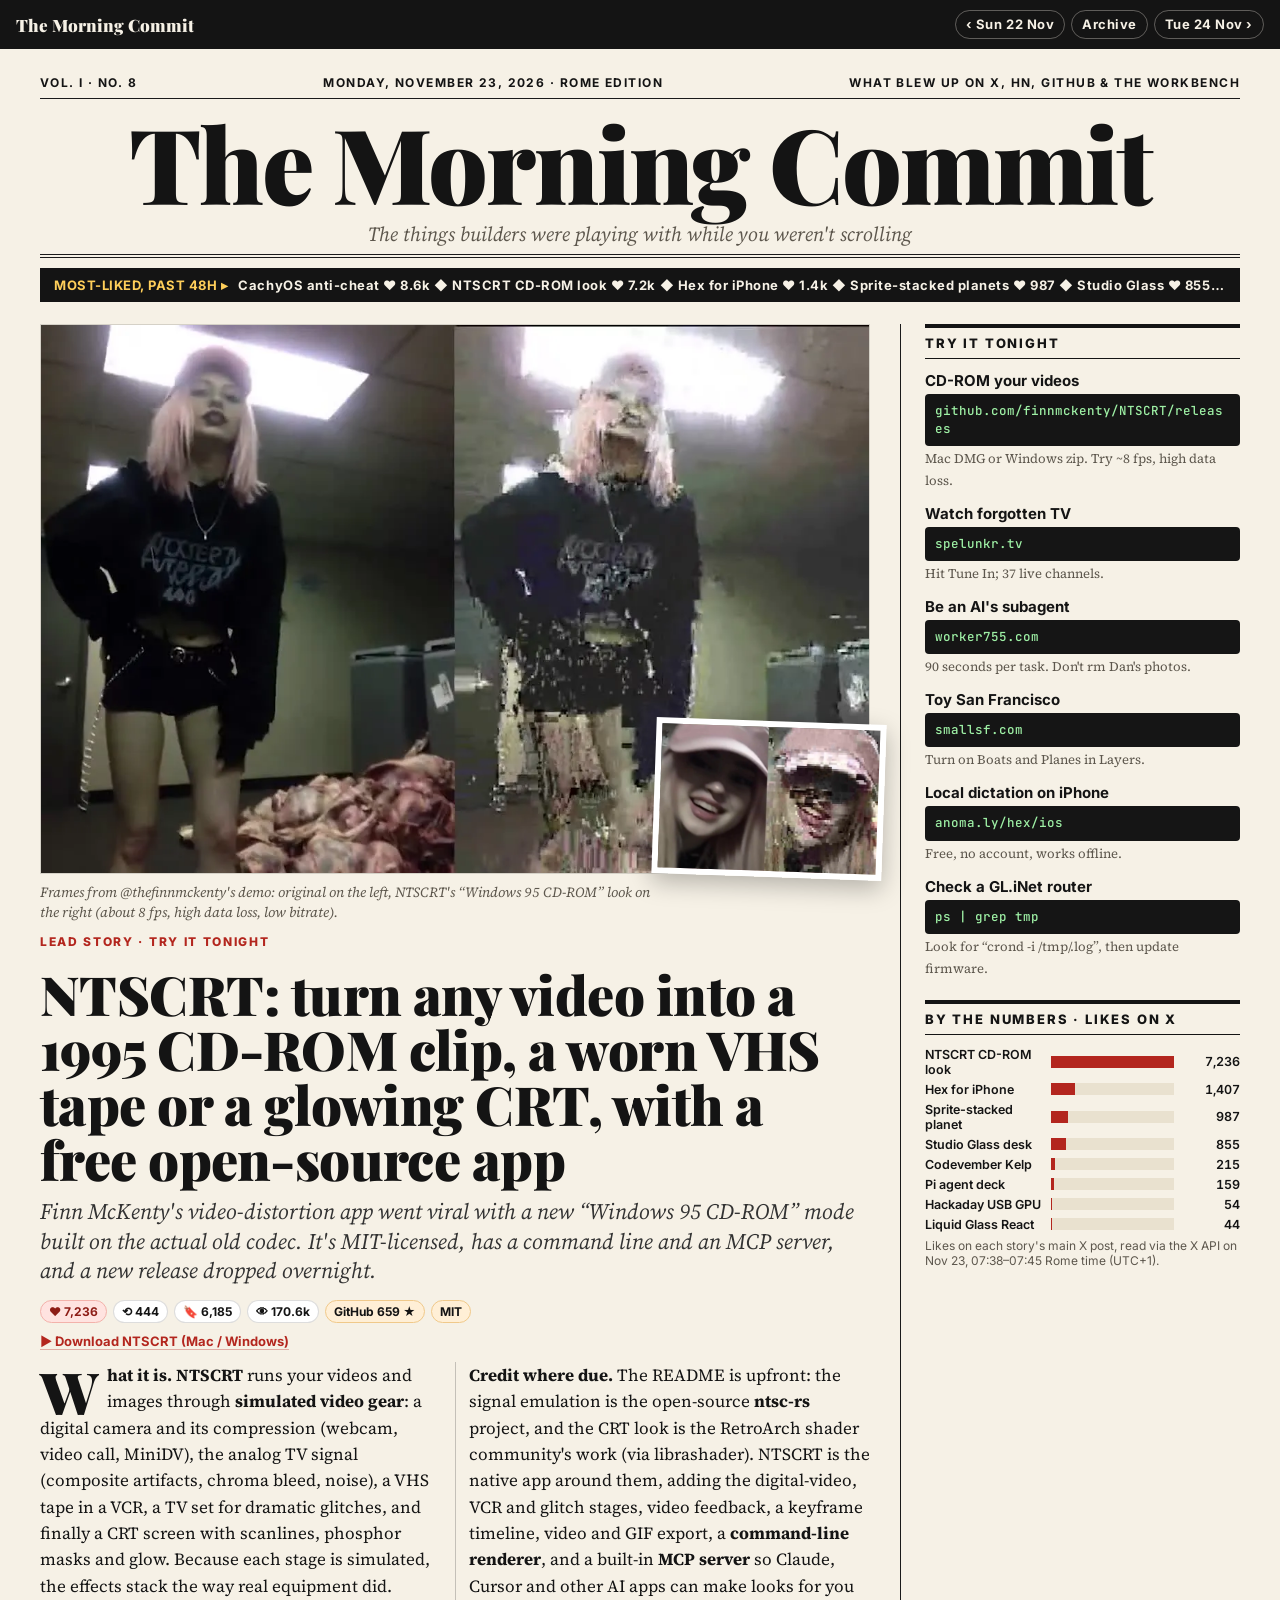
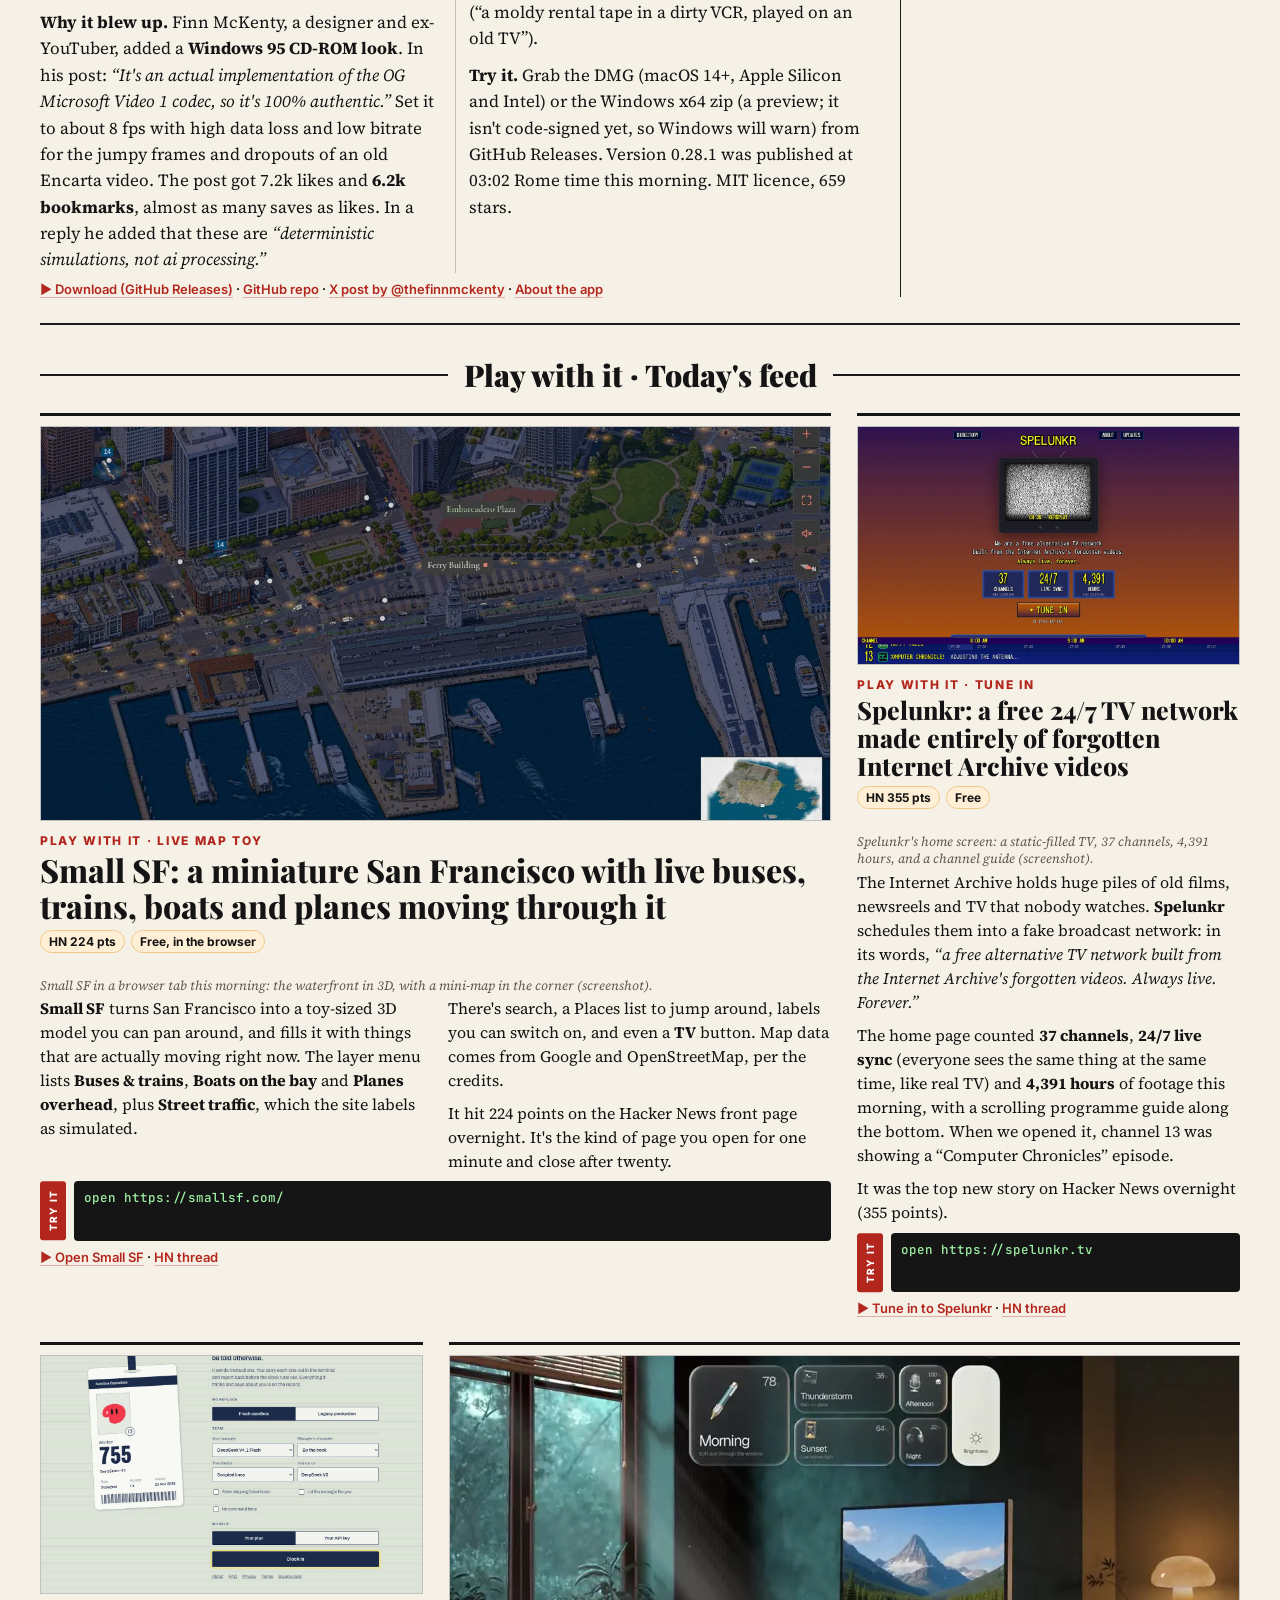
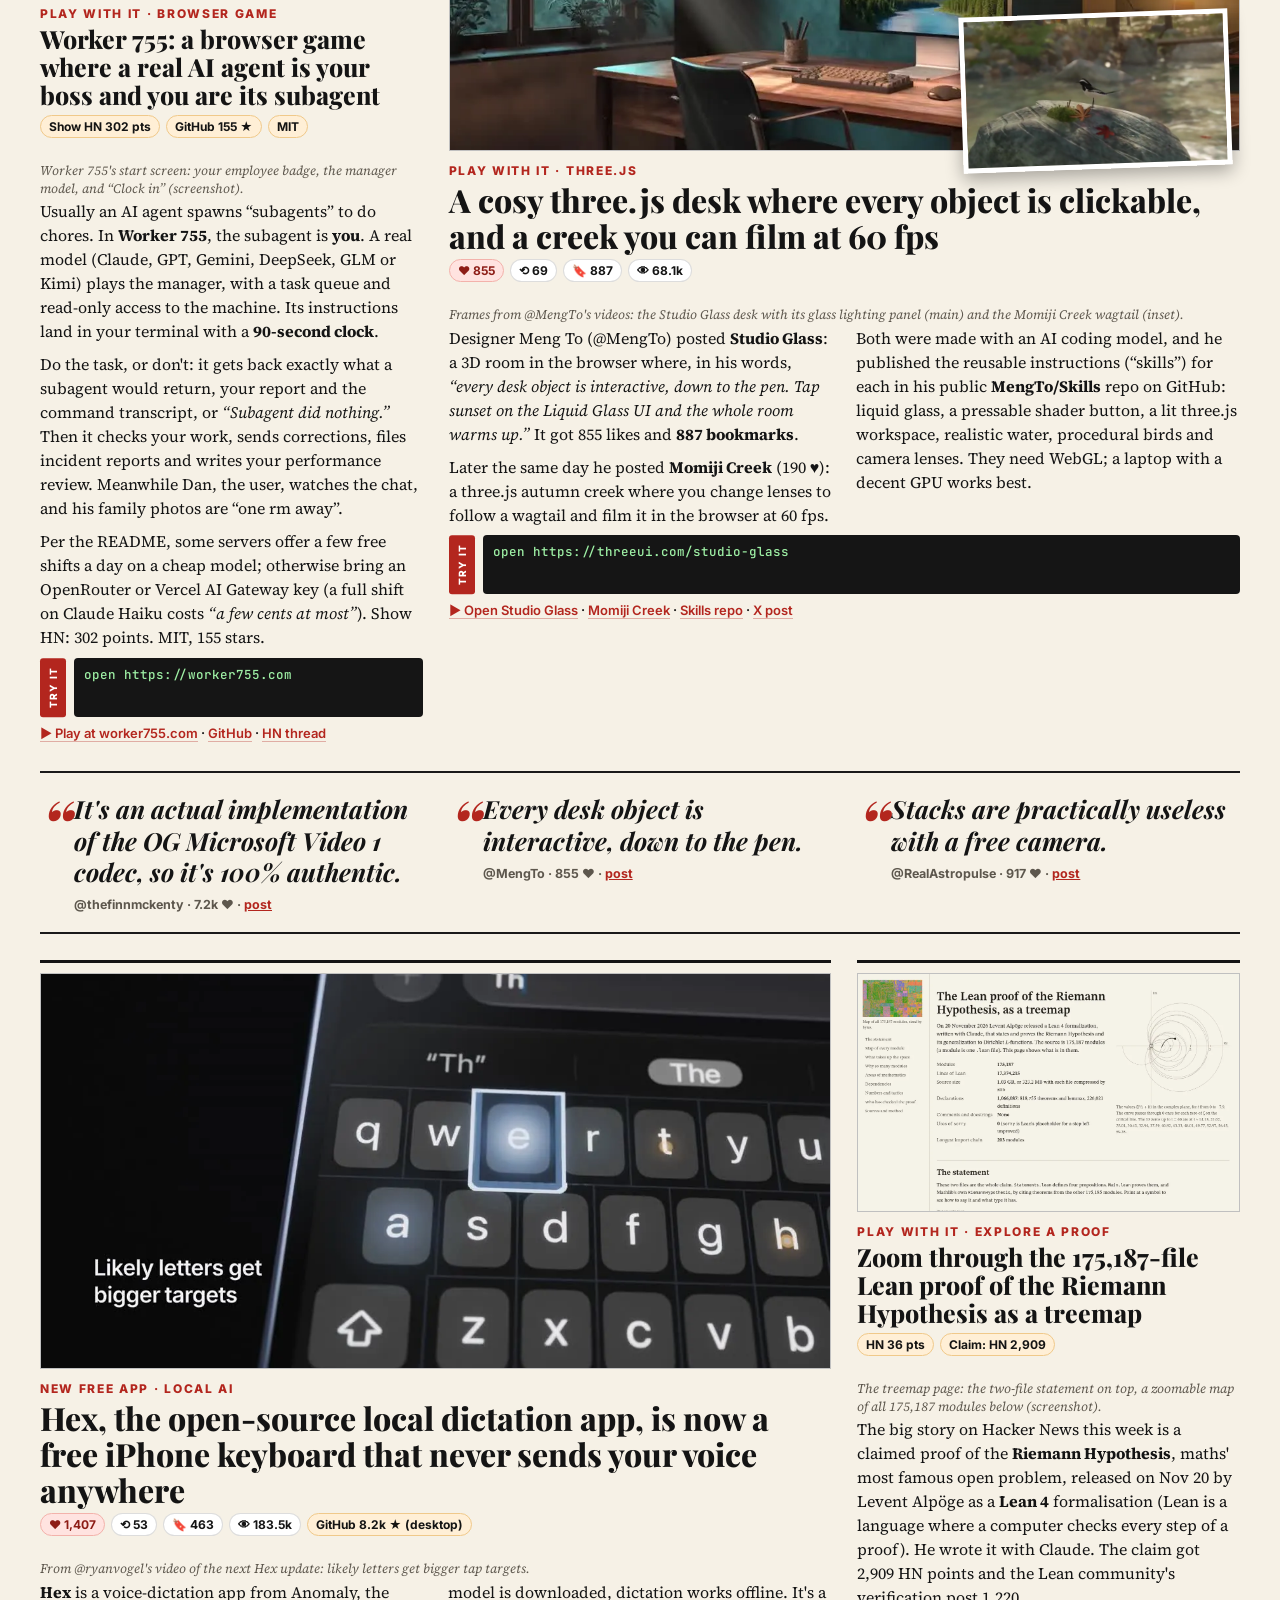
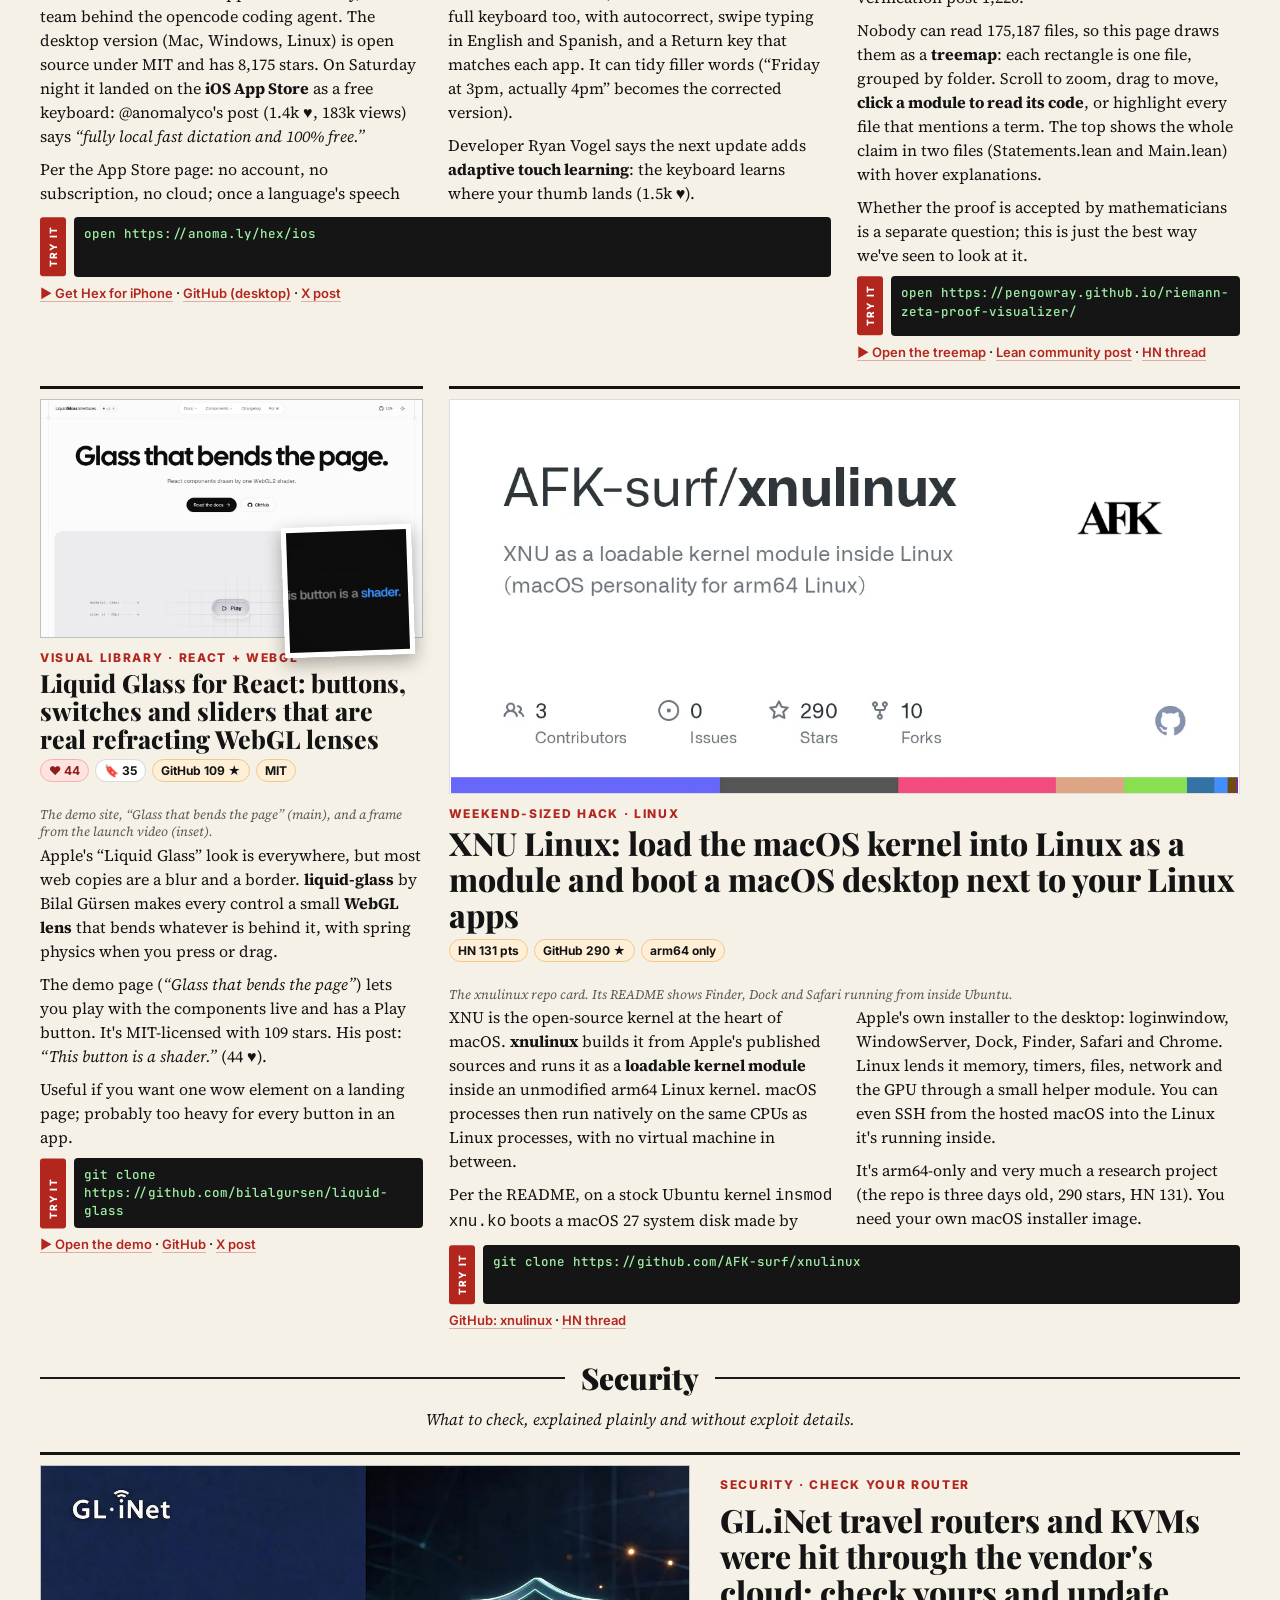
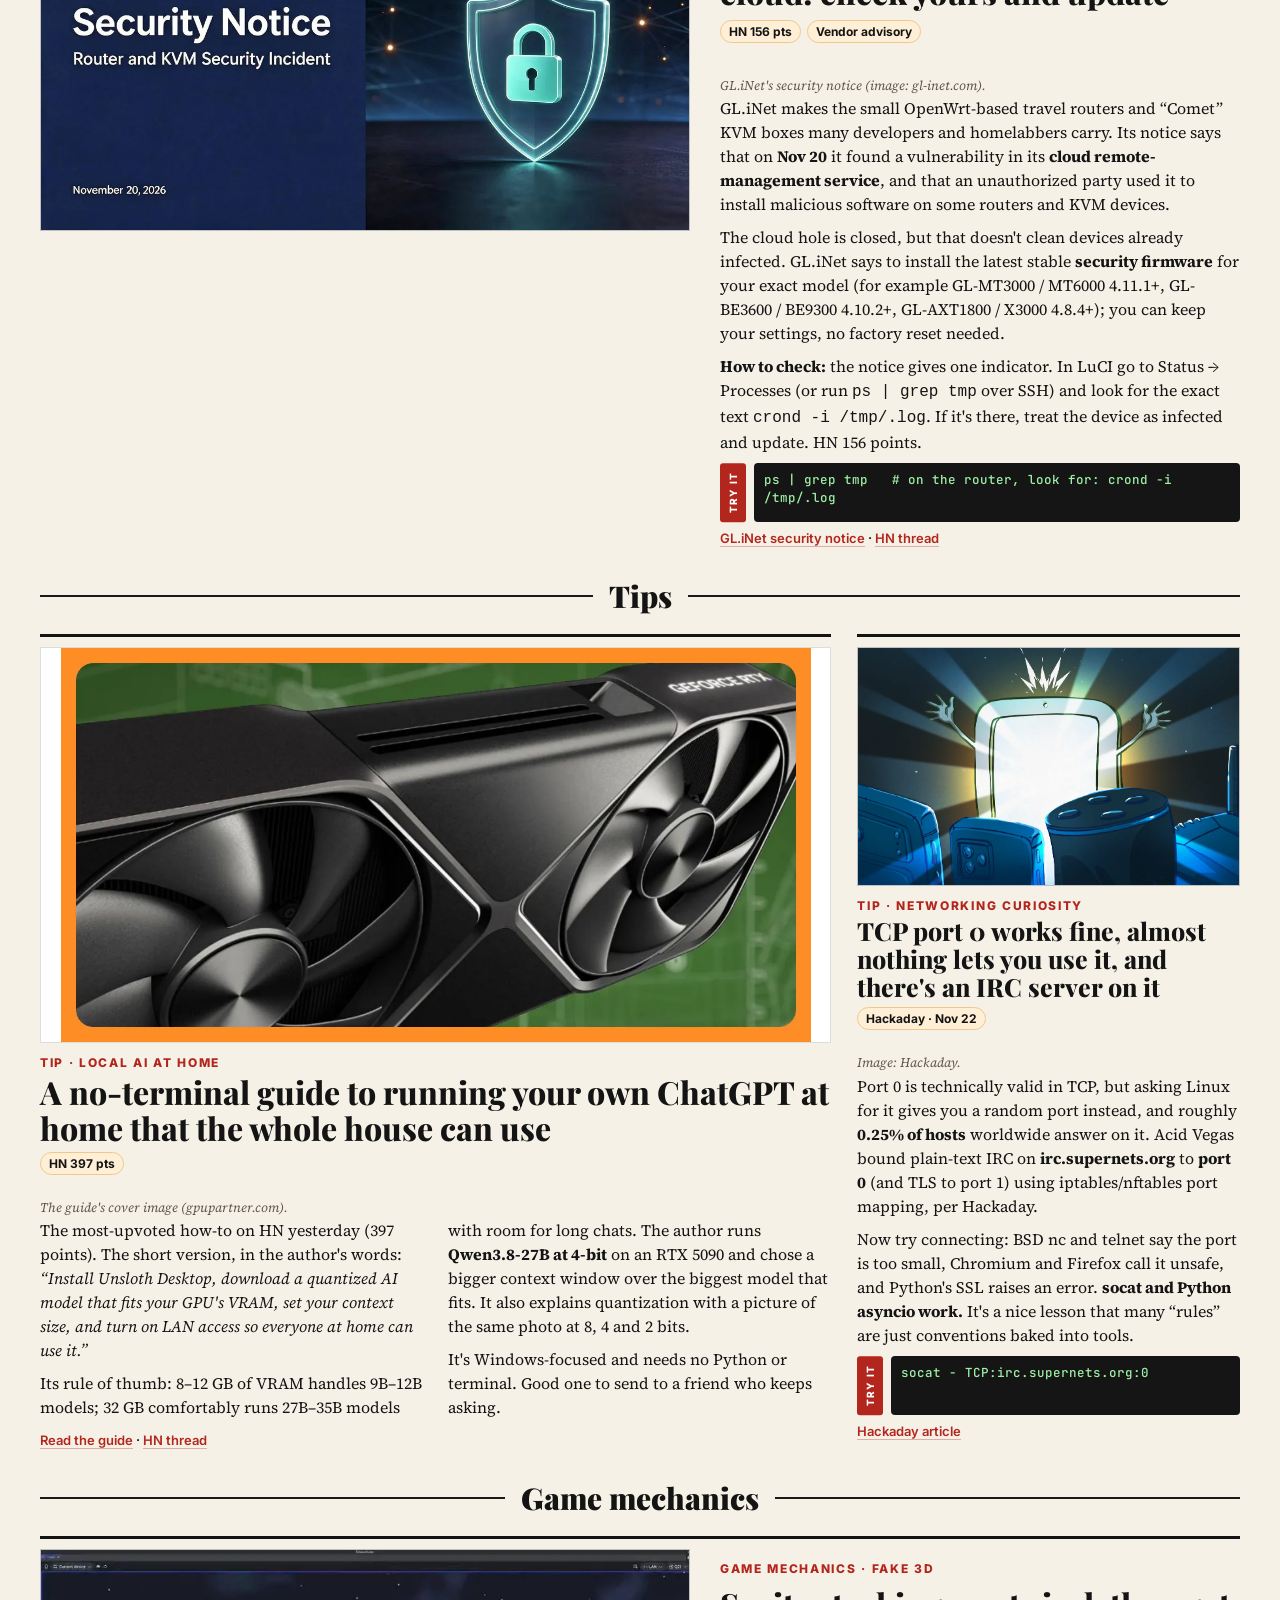
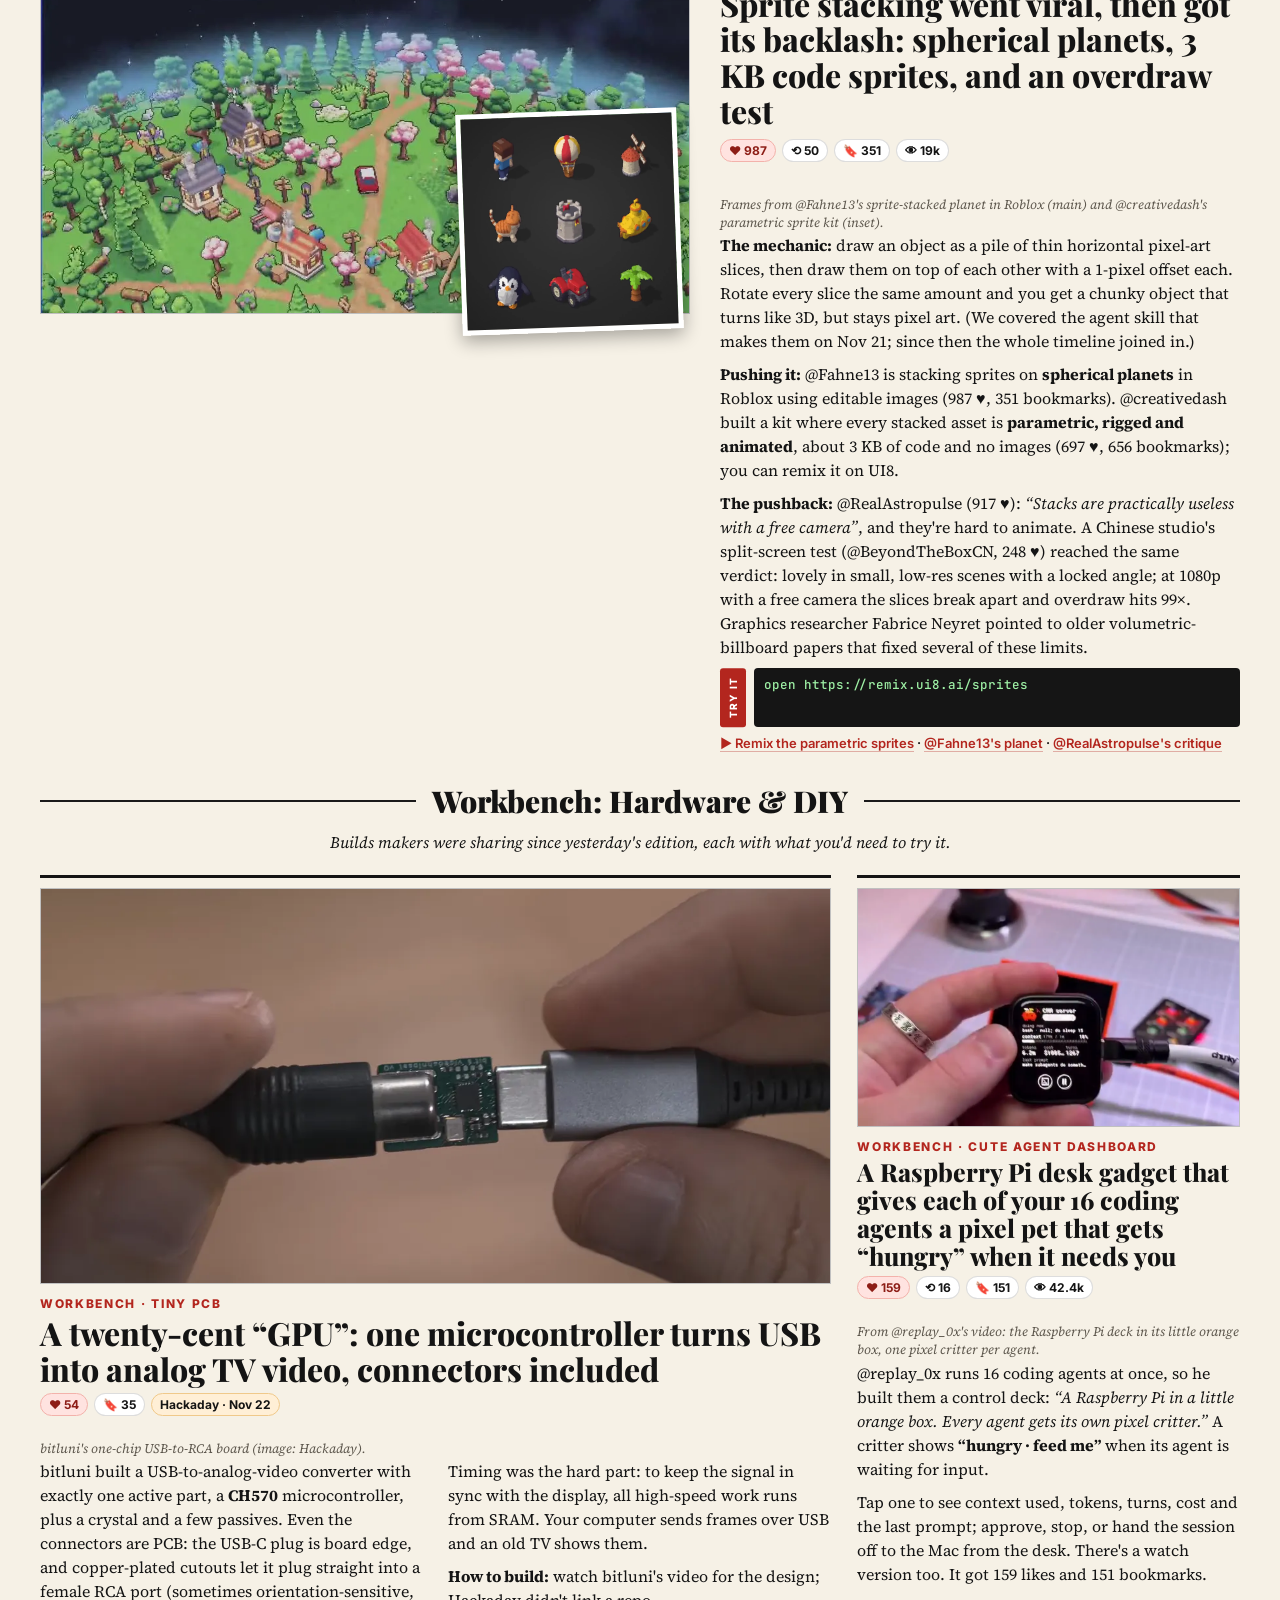
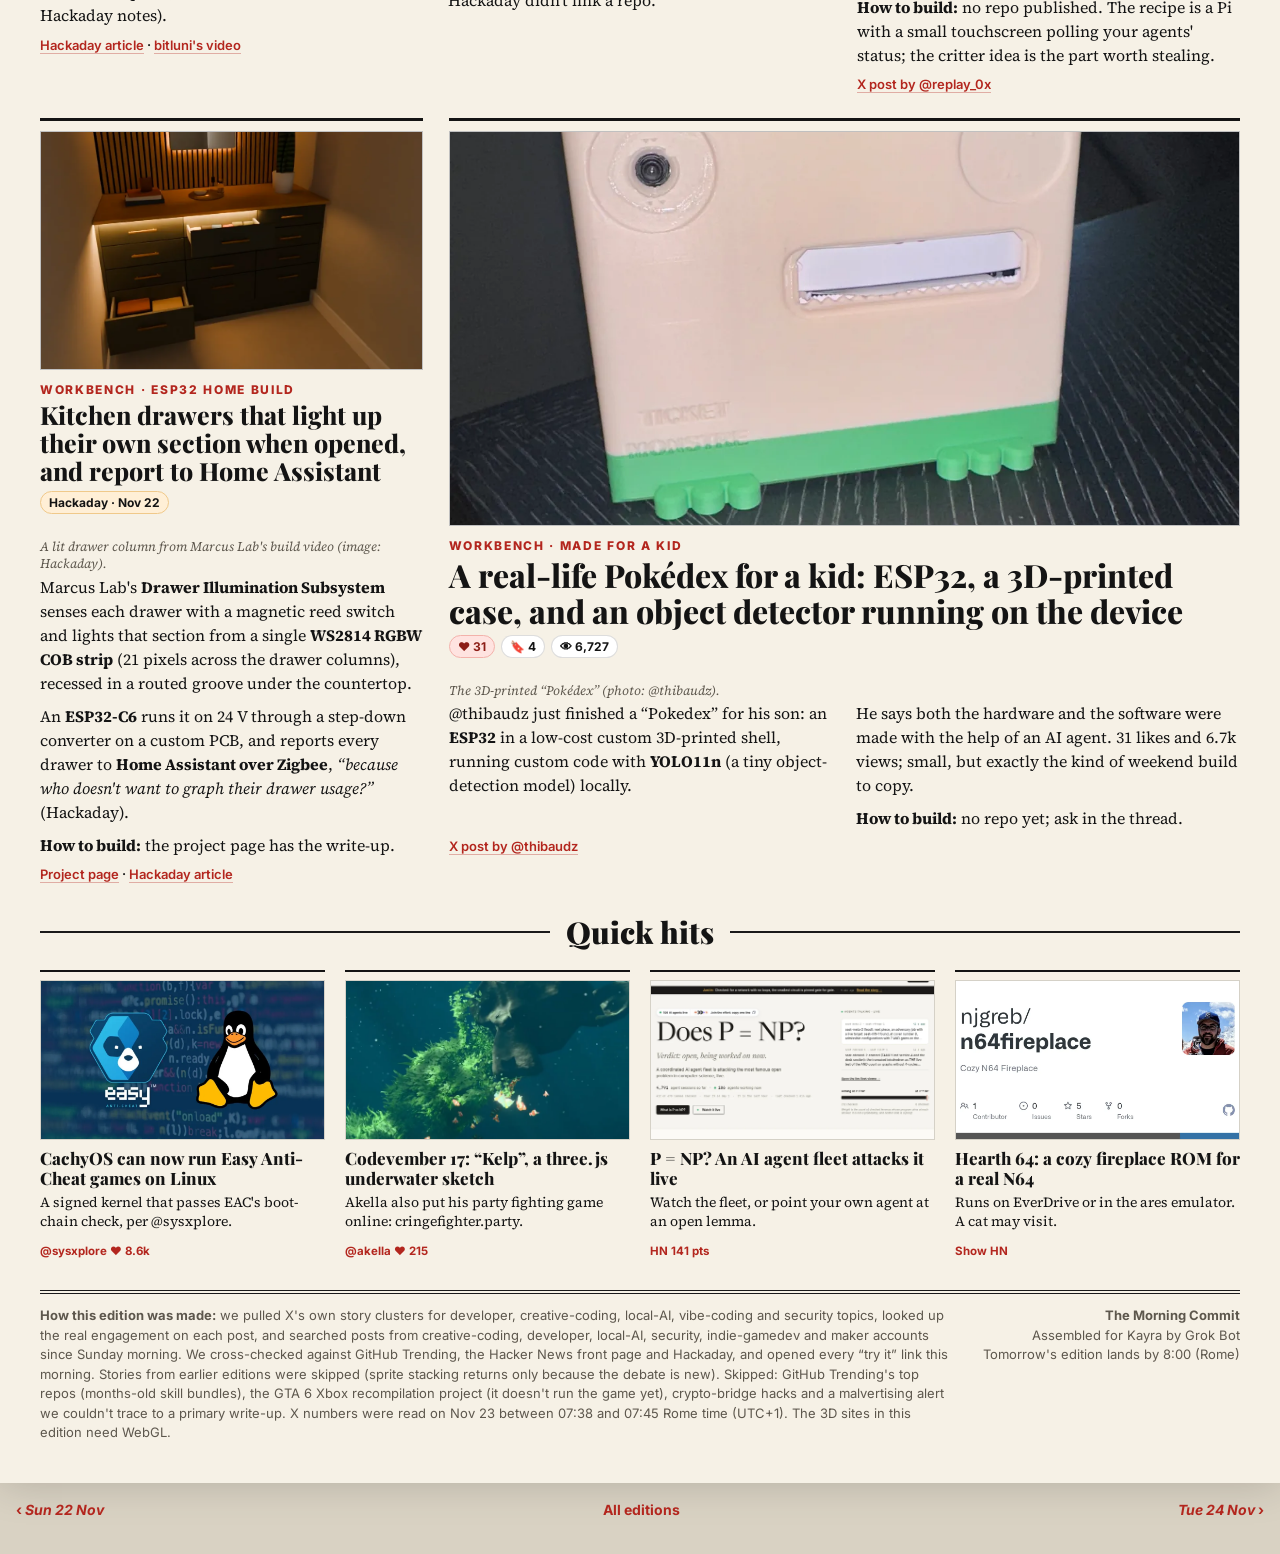
<file: editions/2026-11-23/index.html>
<!doctype html><html lang="en"><head><meta charset="utf-8"><meta name="viewport" content="width=device-width,initial-scale=1,viewport-fit=cover">
<title>The Morning Commit, Monday, November 23, 2026</title>
<meta name="description" content="Finn McKenty&#x27;s video-distortion app went viral with a new “Windows 95 CD-ROM” mode built on the actual old codec. It&#x27;s MIT-licensed, has a command line and an MCP server, and a new release dropped overnight.">
<meta name="mc:lead" content="NTSCRT: turn any video into a 1995 CD-ROM clip, a worn VHS tape or a glowing CRT, with a free open-source app">
<meta name="mc:deck" content="Finn McKenty&#x27;s video-distortion app went viral with a new “Windows 95 CD-ROM” mode built on the actual old codec. It&#x27;s MIT-licensed, has a command line and an MCP server, and a new release dropped overnight.">
<meta name="mc:thumb" content="img/ntscrt_90.webp">
<link rel="preconnect" href="https://fonts.googleapis.com"><link rel="preconnect" href="https://fonts.gstatic.com" crossorigin><link href="https://fonts.googleapis.com/css2?family=Playfair+Display:ital,wght@0,700;0,900;1,700&family=Source+Serif+4:ital,opsz,wght@0,8..60,400;0,8..60,600;1,8..60,400&family=Inter:wght@500;700;800&family=JetBrains+Mono:wght@500&display=swap" rel="stylesheet">
<link rel="stylesheet" href="../../assets/style.css?v=1795761801">
<style>
.wb-intro{text-align:center;font-style:italic;margin:-8px auto 22px;max-width:640px}
.section.sub{font-size:22px;margin-top:34px}
#xnu .ph>img:first-child,#localai .ph>img:first-child{object-fit:contain;background:#fff}
.lead .hero .chart{width:34%}
</style>
<meta name="mc:built" content="1795761801">
<!--mc:head-->
<meta name="theme-color" content="#141414">
<meta name="color-scheme" content="light">
<link rel="manifest" href="../../manifest.webmanifest">
<link rel="icon" type="image/png" sizes="48x48" href="../../assets/icons/favicon-48.png">
<link rel="icon" type="image/png" sizes="192x192" href="../../assets/icons/icon-192.png">
<link rel="apple-touch-icon" href="../../assets/icons/apple-touch-icon.png">
<meta name="apple-mobile-web-app-capable" content="yes">
<meta name="mobile-web-app-capable" content="yes">
<meta name="apple-mobile-web-app-status-bar-style" content="black-translucent">
<meta name="apple-mobile-web-app-title" content="Morning Commit">
<meta property="og:title" content="The Morning Commit · Monday, November 23, 2026">
<meta property="og:description" content="NTSCRT: turn any video into a 1995 CD-ROM clip, a worn VHS tape or a glowing CRT, with a free open-source app">
<meta property="og:image" content="https://kayraucklnc.github.io/morning-commit/editions/2026-11-23/img/_thumb.webp">
<script>if(matchMedia("(max-width:760px)").matches)document.documentElement.classList.add("mc-phone");</script>
<script defer src="../../assets/app.js?v=1795761801"></script>
<!--/mc:head-->
</head>
<body><!--mc:nav--><nav class="mcnav"><div class="in"><a class="home" href="../../">The Morning Commit</a><div class="pn"><a href="../../editions/2026-11-22/" rel="prev" aria-label="Older edition">‹ <i class="lbl">Sun 22 Nov</i></a><a href="../../archive/">Archive</a><a href="../../editions/2026-11-24/" rel="next" aria-label="Newer edition"><i class="lbl">Tue 24 Nov</i> ›</a></div></div></nav><!--/mc:nav--><div class="paper">
<div class="topline"><span>Vol. I · No. 8</span><span>Monday, November 23, 2026 · Rome edition</span><span>What blew up on X, HN, GitHub &amp; the workbench</span></div>
<header class="mast"><h1>The Morning Commit</h1><div class="tag">The things builders were playing with while you weren't scrolling</div></header>
<div class="ticker"><b>MOST-LIKED, PAST 48H ▸</b>CachyOS anti-cheat ♥ 8.6k ◆ NTSCRT CD-ROM look ♥ 7.2k ◆ Hex for iPhone ♥ 1.4k ◆ Sprite-stacked planets ♥ 987 ◆ Studio Glass ♥ 855 ◆ Spelunkr HN 355 ◆ Worker 755 HN 302 ◆ Small SF HN 224</div>
<nav class="liked" aria-label="Most-liked in the past 48 hours"><div class="liked-label">Most-liked, past 48h</div><div class="liked-track"><a class="chip" href="#ntscrt"><img src="img/ntscrt_90.webp" alt=""><span class="chip-t">NTSCRT</span><span class="chip-n">♥ 7.2k</span></a><a class="chip" href="#hex"><img src="img/hexv_15.webp" alt=""><span class="chip-t">Hex keyboard</span><span class="chip-n">♥ 1.4k</span></a><a class="chip" href="#stacking"><img src="img/fahne_40.webp" alt=""><span class="chip-t">Sprite stacking</span><span class="chip-n">♥ 987</span></a><a class="chip" href="#studio"><img src="img/studio_40.webp" alt=""><span class="chip-t">Studio Glass</span><span class="chip-n">♥ 855</span></a><a class="chip" href="#spelunkr"><img src="img/spelunkr.webp" alt=""><span class="chip-t">Spelunkr</span><span class="chip-n">HN 355</span></a></div></nav>

<section class="lead" id="ntscrt">
 <div>
  <figure class="hero"><img class="main" src="img/ntscrt_90.webp" alt="Side-by-side: a clean video frame and the same frame with jumpy CD-ROM-style compression"><img class="chart" src="img/ntscrt_15.webp" alt="Another before/after frame"><figcaption>Frames from @thefinnmckenty's demo: original on the left, NTSCRT's “Windows 95 CD-ROM” look on the right (about 8 fps, high data loss, low bitrate).</figcaption></figure>
  <div class="kicker">Lead story · Try it tonight</div>
  <h2>NTSCRT: turn any video into a 1995 CD-ROM clip, a worn VHS tape or a glowing CRT, with a free open-source app</h2>
  <p class="hook">It simulates the real gear, even the 90s Microsoft Video 1 codec. Mac and Windows.</p>
  <p class="deck">Finn McKenty&#x27;s video-distortion app went viral with a new “Windows 95 CD-ROM” mode built on the actual old codec. It&#x27;s MIT-licensed, has a command line and an MCP server, and a new release dropped overnight.</p>
  <div class="badges"><span class="b like">♥ 7,236</span><span class="b rt">⟲ 444</span><span class="b sv">🔖 6,185</span><span class="b vw">👁 170.6k</span><span class="b ex">GitHub 659 ★</span><span class="b ex">MIT</span></div>
  <p class="links" style="margin-top:10px"><a href="https://github.com/finnmckenty/NTSCRT/releases/latest"><b>▶ Download NTSCRT (Mac / Windows)</b></a></p>
  <details class="more lead-more">
  <summary>Read the story</summary>
  <div class="cols">
   <p><b>What it is.</b> <b>NTSCRT</b> runs your videos and images through <b>simulated video gear</b>: a digital camera and its compression (webcam, video call, MiniDV), the analog TV signal (composite artifacts, chroma bleed, noise), a VHS tape in a VCR, a TV set for dramatic glitches, and finally a CRT screen with scanlines, phosphor masks and glow. Because each stage is simulated, the effects stack the way real equipment did.</p>
   <p><b>Why it blew up.</b> Finn McKenty, a designer and ex-YouTuber, added a <b>Windows 95 CD-ROM look</b>. In his post: <i>“It's an actual implementation of the OG Microsoft Video 1 codec, so it's 100% authentic.”</i> Set it to about 8 fps with high data loss and low bitrate for the jumpy frames and dropouts of an old Encarta video. The post got 7.2k likes and <b>6.2k bookmarks</b>, almost as many saves as likes. In a reply he added that these are <i>“deterministic simulations, not ai processing.”</i></p>
   <p><b>Credit where due.</b> The README is upfront: the signal emulation is the open-source <b>ntsc-rs</b> project, and the CRT look is the RetroArch shader community's work (via librashader). NTSCRT is the native app around them, adding the digital-video, VCR and glitch stages, video feedback, a keyframe timeline, video and GIF export, a <b>command-line renderer</b>, and a built-in <b>MCP server</b> so Claude, Cursor and other AI apps can make looks for you (“a moldy rental tape in a dirty VCR, played on an old TV”).</p>
   <p><b>Try it.</b> Grab the DMG (macOS 14+, Apple Silicon and Intel) or the Windows x64 zip (a preview; it isn't code-signed yet, so Windows will warn) from GitHub Releases. Version 0.28.1 was published at 03:02 Rome time this morning. MIT licence, 659 stars.</p>
  </div>
  <div class="links"><a href="https://github.com/finnmckenty/NTSCRT/releases/latest">▶ Download (GitHub Releases)</a> · <a href="https://github.com/finnmckenty/NTSCRT">GitHub repo</a> · <a href="https://x.com/thefinnmckenty/status/2124516173081706604">X post by @thefinnmckenty</a> · <a href="https://www.finnmckenty.com/ntscrt-video-distortion-app">About the app</a></div>
  </details>
 </div>
 <aside class="side">
  <details class="more side-more">
  <summary>Try it tonight</summary>
  <div class="boxh">Try it tonight</div>
  <div class="try"><ul>
   <li><b>CD-ROM your videos</b><code>github.com/finnmckenty/NTSCRT/releases</code><small>Mac DMG or Windows zip. Try ~8 fps, high data loss.</small></li>
   <li><b>Watch forgotten TV</b><code>spelunkr.tv</code><small>Hit Tune In; 37 live channels.</small></li>
   <li><b>Be an AI's subagent</b><code>worker755.com</code><small>90 seconds per task. Don't rm Dan's photos.</small></li>
   <li><b>Toy San Francisco</b><code>smallsf.com</code><small>Turn on Boats and Planes in Layers.</small></li>
   <li><b>Local dictation on iPhone</b><code>anoma.ly/hex/ios</code><small>Free, no account, works offline.</small></li>
   <li><b>Check a GL.iNet router</b><code>ps | grep tmp</code><small>Look for “crond -i /tmp/.log”, then update firmware.</small></li>
  </ul></div>
  <div class="numbers"><div class="boxh">By the numbers · likes on X</div><div class="bar"><span class="bl">NTSCRT CD-ROM look</span><span class="bt"><i style="width:100.0%"></i></span><span class="bn">7,236</span></div><div class="bar"><span class="bl">Hex for iPhone</span><span class="bt"><i style="width:19.4%"></i></span><span class="bn">1,407</span></div><div class="bar"><span class="bl">Sprite-stacked planet</span><span class="bt"><i style="width:13.6%"></i></span><span class="bn">987</span></div><div class="bar"><span class="bl">Studio Glass desk</span><span class="bt"><i style="width:11.8%"></i></span><span class="bn">855</span></div><div class="bar"><span class="bl">Codevember Kelp</span><span class="bt"><i style="width:3.0%"></i></span><span class="bn">215</span></div><div class="bar"><span class="bl">Pi agent deck</span><span class="bt"><i style="width:2.2%"></i></span><span class="bn">159</span></div><div class="bar"><span class="bl">Hackaday USB GPU</span><span class="bt"><i style="width:0.7%"></i></span><span class="bn">54</span></div><div class="bar"><span class="bl">Liquid Glass React</span><span class="bt"><i style="width:0.6%"></i></span><span class="bn">44</span></div><div class="src">Likes on each story's main X post, read via the X API on Nov 23, 07:38–07:45 Rome time (UTC+1).</div></div>
  </details>
 </aside>
</section>

<div class="section">Play with it · Today's feed</div>
<div class="grid">
 <article class="card wide" id="smallsf"><figure><div class="ph"><img src="img/smallsf.webp" alt=""></div></figure><div class="kicker">Play with it · live map toy</div><h3>Small SF: a miniature San Francisco with live buses, trains, boats and planes moving through it</h3><p class="hook">A tilt-shift 3D San Francisco where the transit, ferries and flights move in real time.</p><div class="badges"><span class="b ex">HN 224 pts</span><span class="b ex">Free, in the browser</span></div><details class="more"><summary>Read the story</summary><figcaption>Small SF in a browser tab this morning: the waterfront in 3D, with a mini-map in the corner (screenshot).</figcaption><div class="txt"><p><b>Small SF</b> turns San Francisco into a toy-sized 3D model you can pan around, and fills it with things that are actually moving right now. The layer menu lists <b>Buses &amp; trains</b>, <b>Boats on the bay</b> and <b>Planes overhead</b>, plus <b>Street traffic</b>, which the site labels as simulated.</p><p>There's search, a Places list to jump around, labels you can switch on, and even a <b>TV</b> button. Map data comes from Google and OpenStreetMap, per the credits.</p><p>It hit 224 points on the Hacker News front page overnight. It's the kind of page you open for one minute and close after twenty.</p></div><div class="tryit"><span>TRY IT</span><code>open https://smallsf.com/</code></div><div class="links"><a href="https://smallsf.com/">▶ Open Small SF</a> · <a href="https://news.ycombinator.com/item?id=50603589">HN thread</a></div></details></article>
 <article class="card" id="spelunkr"><figure><div class="ph"><img src="img/spelunkr.webp" alt=""></div></figure><div class="kicker">Play with it · tune in</div><h3>Spelunkr: a free 24/7 TV network made entirely of forgotten Internet Archive videos</h3><p class="hook">37 always-live channels of old public-domain footage, with a retro channel guide. Hit Tune In.</p><div class="badges"><span class="b ex">HN 355 pts</span><span class="b ex">Free</span></div><details class="more"><summary>Read the story</summary><figcaption>Spelunkr&#x27;s home screen: a static-filled TV, 37 channels, 4,391 hours, and a channel guide (screenshot).</figcaption><div class="txt"><p>The Internet Archive holds huge piles of old films, newsreels and TV that nobody watches. <b>Spelunkr</b> schedules them into a fake broadcast network: in its words, <i>“a free alternative TV network built from the Internet Archive's forgotten videos. Always live. Forever.”</i></p><p>The home page counted <b>37 channels</b>, <b>24/7 live sync</b> (everyone sees the same thing at the same time, like real TV) and <b>4,391 hours</b> of footage this morning, with a scrolling programme guide along the bottom. When we opened it, channel 13 was showing a “Computer Chronicles” episode.</p><p>It was the top new story on Hacker News overnight (355 points).</p></div><div class="tryit"><span>TRY IT</span><code>open https://spelunkr.tv</code></div><div class="links"><a href="https://spelunkr.tv">▶ Tune in to Spelunkr</a> · <a href="https://news.ycombinator.com/item?id=50606192">HN thread</a></div></details></article>
 <article class="card" id="worker"><figure><div class="ph"><img src="img/worker.webp" alt=""></div></figure><div class="kicker">Play with it · browser game</div><h3>Worker 755: a browser game where a real AI agent is your boss and you are its subagent</h3><p class="hook">An LLM orchestrator gives you terminal tasks with a 90-second clock, then reviews your work.</p><div class="badges"><span class="b ex">Show HN 302 pts</span><span class="b ex">GitHub 155 ★</span><span class="b ex">MIT</span></div><details class="more"><summary>Read the story</summary><figcaption>Worker 755&#x27;s start screen: your employee badge, the manager model, and “Clock in” (screenshot).</figcaption><div class="txt"><p>Usually an AI agent spawns “subagents” to do chores. In <b>Worker 755</b>, the subagent is <b>you</b>. A real model (Claude, GPT, Gemini, DeepSeek, GLM or Kimi) plays the manager, with a task queue and read-only access to the machine. Its instructions land in your terminal with a <b>90-second clock</b>.</p><p>Do the task, or don't: it gets back exactly what a subagent would return, your report and the command transcript, or <i>“Subagent did nothing.”</i> Then it checks your work, sends corrections, files incident reports and writes your performance review. Meanwhile Dan, the user, watches the chat, and his family photos are “one rm away”.</p><p>Per the README, some servers offer a few free shifts a day on a cheap model; otherwise bring an OpenRouter or Vercel AI Gateway key (a full shift on Claude Haiku costs <i>“a few cents at most”</i>). Show HN: 302 points. MIT, 155 stars.</p></div><div class="tryit"><span>TRY IT</span><code>open https://worker755.com</code></div><div class="links"><a href="https://worker755.com">▶ Play at worker755.com</a> · <a href="https://github.com/gulivan/worker755">GitHub</a> · <a href="https://news.ycombinator.com/item?id=50599762">HN thread</a></div></details></article>
 <article class="card wide" id="studio"><figure><div class="ph"><img src="img/studio_40.webp" alt=""><img class="inset" src="img/momijiv_15.webp" alt=""></div></figure><div class="kicker">Play with it · three.js</div><h3>A cosy three.js desk where every object is clickable, and a creek you can film at 60 fps</h3><p class="hook">Tap “sunset” on the glass panel and the whole room warms up. The recipes are open source.</p><div class="badges"><span class="b like">♥ 855</span><span class="b rt">⟲ 69</span><span class="b sv">🔖 887</span><span class="b vw">👁 68.1k</span></div><details class="more"><summary>Read the story</summary><figcaption>Frames from @MengTo&#x27;s videos: the Studio Glass desk with its glass lighting panel (main) and the Momiji Creek wagtail (inset).</figcaption><div class="txt"><p>Designer Meng To (@MengTo) posted <b>Studio Glass</b>: a 3D room in the browser where, in his words, <i>“every desk object is interactive, down to the pen. Tap sunset on the Liquid Glass UI and the whole room warms up.”</i> It got 855 likes and <b>887 bookmarks</b>.</p><p>Later the same day he posted <b>Momiji Creek</b> (190 ♥): a three.js autumn creek where you change lenses to follow a wagtail and film it in the browser at 60 fps.</p><p>Both were made with an AI coding model, and he published the reusable instructions (“skills”) for each in his public <b>MengTo/Skills</b> repo on GitHub: liquid glass, a pressable shader button, a lit three.js workspace, realistic water, procedural birds and camera lenses. They need WebGL; a laptop with a decent GPU works best.</p></div><div class="tryit"><span>TRY IT</span><code>open https://threeui.com/studio-glass</code></div><div class="links"><a href="https://threeui.com/studio-glass">▶ Open Studio Glass</a> · <a href="https://threeui.com/momiji-creek">Momiji Creek</a> · <a href="https://github.com/MengTo/Skills">Skills repo</a> · <a href="https://x.com/MengTo/status/2124431846859813234">X post</a></div></details></article>
</div>

<details class="more quotes-more">
 <summary>Quotes from today</summary>
<div class="pull">
 <blockquote>It's an actual implementation of the OG Microsoft Video 1 codec, so it's 100% authentic.<cite>@thefinnmckenty · 7.2k ♥ · <a href="https://x.com/thefinnmckenty/status/2124516173081706604">post</a></cite></blockquote>
 <blockquote>Every desk object is interactive, down to the pen.<cite>@MengTo · 855 ♥ · <a href="https://x.com/MengTo/status/2124431846859813234">post</a></cite></blockquote>
 <blockquote>Stacks are practically useless with a free camera.<cite>@RealAstropulse · 917 ♥ · <a href="https://x.com/RealAstropulse/status/2124175825281089700">post</a></cite></blockquote>
</div>
</details>

<div class="grid" style="margin-top:26px">
 <article class="card wide" id="hex"><figure><div class="ph"><img src="img/hexv_15.webp" alt=""></div></figure><div class="kicker">New free app · local AI</div><h3>Hex, the open-source local dictation app, is now a free iPhone keyboard that never sends your voice anywhere</h3><p class="hook">Tap the Hex key in any app and talk. Speech-to-text runs on the phone, offline.</p><div class="badges"><span class="b like">♥ 1,407</span><span class="b rt">⟲ 53</span><span class="b sv">🔖 463</span><span class="b vw">👁 183.5k</span><span class="b ex">GitHub 8.2k ★ (desktop)</span></div><details class="more"><summary>Read the story</summary><figcaption>From @ryanvogel&#x27;s video of the next Hex update: likely letters get bigger tap targets.</figcaption><div class="txt"><p><b>Hex</b> is a voice-dictation app from Anomaly, the team behind the opencode coding agent. The desktop version (Mac, Windows, Linux) is open source under MIT and has 8,175 stars. On Saturday night it landed on the <b>iOS App Store</b> as a free keyboard: @anomalyco's post (1.4k ♥, 183k views) says <i>“fully local fast dictation and 100% free.”</i></p><p>Per the App Store page: no account, no subscription, no cloud; once a language's speech model is downloaded, dictation works offline. It's a full keyboard too, with autocorrect, swipe typing in English and Spanish, and a Return key that matches each app. It can tidy filler words (“Friday at 3pm, actually 4pm” becomes the corrected version).</p><p>Developer Ryan Vogel says the next update adds <b>adaptive touch learning</b>: the keyboard learns where your thumb lands (1.5k ♥).</p></div><div class="tryit"><span>TRY IT</span><code>open https://anoma.ly/hex/ios</code></div><div class="links"><a href="https://anoma.ly/hex/ios">▶ Get Hex for iPhone</a> · <a href="https://github.com/anomalyco/hex">GitHub (desktop)</a> · <a href="https://x.com/anomalyco/status/2124306356073320584">X post</a></div></details></article>
 <article class="card" id="rhtree"><figure><div class="ph"><img src="img/rhtree.webp" alt=""></div></figure><div class="kicker">Play with it · explore a proof</div><h3>Zoom through the 175,187-file Lean proof of the Riemann Hypothesis as a treemap</h3><p class="hook">This week&#x27;s giant AI-written maths proof, as a map you can scroll, zoom and click into.</p><div class="badges"><span class="b ex">HN 36 pts</span><span class="b ex">Claim: HN 2,909</span></div><details class="more"><summary>Read the story</summary><figcaption>The treemap page: the two-file statement on top, a zoomable map of all 175,187 modules below (screenshot).</figcaption><div class="txt"><p>The big story on Hacker News this week is a claimed proof of the <b>Riemann Hypothesis</b>, maths' most famous open problem, released on Nov 20 by Levent Alpöge as a <b>Lean 4</b> formalisation (Lean is a language where a computer checks every step of a proof). He wrote it with Claude. The claim got 2,909 HN points and the Lean community's verification post 1,220.</p><p>Nobody can read 175,187 files, so this page draws them as a <b>treemap</b>: each rectangle is one file, grouped by folder. Scroll to zoom, drag to move, <b>click a module to read its code</b>, or highlight every file that mentions a term. The top shows the whole claim in two files (Statements.lean and Main.lean) with hover explanations.</p><p>Whether the proof is accepted by mathematicians is a separate question; this is just the best way we've seen to look at it.</p></div><div class="tryit"><span>TRY IT</span><code>open https://pengowray.github.io/riemann-zeta-proof-visualizer/</code></div><div class="links"><a href="https://pengowray.github.io/riemann-zeta-proof-visualizer/">▶ Open the treemap</a> · <a href="https://leanprover-community.github.io/blog/posts/riemann-hypothesis/">Lean community post</a> · <a href="https://news.ycombinator.com/item?id=50606499">HN thread</a></div></details></article>
 <article class="card" id="lglass"><figure><div class="ph"><img src="img/lglass.webp" alt=""><img class="inset" src="img/lgv_40.webp" alt=""></div></figure><div class="kicker">Visual library · React + WebGL</div><h3>Liquid Glass for React: buttons, switches and sliders that are real refracting WebGL lenses</h3><p class="hook">Open-source glass controls with spring physics. The button is literally a shader.</p><div class="badges"><span class="b like">♥ 44</span><span class="b sv">🔖 35</span><span class="b ex">GitHub 109 ★</span><span class="b ex">MIT</span></div><details class="more"><summary>Read the story</summary><figcaption>The demo site, “Glass that bends the page” (main), and a frame from the launch video (inset).</figcaption><div class="txt"><p>Apple's “Liquid Glass” look is everywhere, but most web copies are a blur and a border. <b>liquid-glass</b> by Bilal Gürsen makes every control a small <b>WebGL lens</b> that bends whatever is behind it, with spring physics when you press or drag.</p><p>The demo page (<i>“Glass that bends the page”</i>) lets you play with the components live and has a Play button. It's MIT-licensed with 109 stars. His post: <i>“This button is a shader.”</i> (44 ♥).</p><p>Useful if you want one wow element on a landing page; probably too heavy for every button in an app.</p></div><div class="tryit"><span>TRY IT</span><code>git clone https://github.com/bilalgursen/liquid-glass</code></div><div class="links"><a href="https://liquid-glass-interface.pages.dev/">▶ Open the demo</a> · <a href="https://github.com/bilalgursen/liquid-glass">GitHub</a> · <a href="https://x.com/bilalgursen777/status/2124533364283552065">X post</a></div></details></article>
 <article class="card wide" id="xnu"><figure><div class="ph"><img src="img/xnu_og.webp" alt=""></div></figure><div class="kicker">Weekend-sized hack · Linux</div><h3>XNU Linux: load the macOS kernel into Linux as a module and boot a macOS desktop next to your Linux apps</h3><p class="hook">insmod xnu.ko on stock Ubuntu (arm64) boots Finder, Dock and Safari. No hypervisor.</p><div class="badges"><span class="b ex">HN 131 pts</span><span class="b ex">GitHub 290 ★</span><span class="b ex">arm64 only</span></div><details class="more"><summary>Read the story</summary><figcaption>The xnulinux repo card. Its README shows Finder, Dock and Safari running from inside Ubuntu.</figcaption><div class="txt"><p>XNU is the open-source kernel at the heart of macOS. <b>xnulinux</b> builds it from Apple's published sources and runs it as a <b>loadable kernel module</b> inside an unmodified arm64 Linux kernel. macOS processes then run natively on the same CPUs as Linux processes, with no virtual machine in between.</p><p>Per the README, on a stock Ubuntu kernel <code>insmod xnu.ko</code> boots a macOS 27 system disk made by Apple's own installer to the desktop: loginwindow, WindowServer, Dock, Finder, Safari and Chrome. Linux lends it memory, timers, files, network and the GPU through a small helper module. You can even SSH from the hosted macOS into the Linux it's running inside.</p><p>It's arm64-only and very much a research project (the repo is three days old, 290 stars, HN 131). You need your own macOS installer image.</p></div><div class="tryit"><span>TRY IT</span><code>git clone https://github.com/AFK-surf/xnulinux</code></div><div class="links"><a href="https://github.com/AFK-surf/xnulinux">GitHub: xnulinux</a> · <a href="https://news.ycombinator.com/item?id=50607261">HN thread</a></div></details></article>
</div>

<div class="section" id="security">Security</div>
<p class="wb-intro">What to check, explained plainly and without exploit details.</p>
<div class="grid"><article class="card full" id="glinet"><figure><div class="ph"><img src="img/glinet.webp" alt=""></div></figure><div class="kicker">Security · check your router</div><h3>GL.iNet travel routers and KVMs were hit through the vendor&#x27;s cloud: check yours and update</h3><p class="hook">Attackers used GL.iNet&#x27;s remote-management cloud to plant malware. Fix: the new firmware.</p><div class="badges"><span class="b ex">HN 156 pts</span><span class="b ex">Vendor advisory</span></div><details class="more"><summary>Read the story</summary><figcaption>GL.iNet&#x27;s security notice (image: gl-inet.com).</figcaption><div class="txt"><p>GL.iNet makes the small OpenWrt-based travel routers and “Comet” KVM boxes many developers and homelabbers carry. Its notice says that on <b>Nov 20</b> it found a vulnerability in its <b>cloud remote-management service</b>, and that an unauthorized party used it to install malicious software on some routers and KVM devices.</p><p>The cloud hole is closed, but that doesn't clean devices already infected. GL.iNet says to install the latest stable <b>security firmware</b> for your exact model (for example GL-MT3000 / MT6000 4.11.1+, GL-BE3600 / BE9300 4.10.2+, GL-AXT1800 / X3000 4.8.4+); you can keep your settings, no factory reset needed.</p><p><b>How to check:</b> the notice gives one indicator. In LuCI go to Status → Processes (or run <code>ps | grep tmp</code> over SSH) and look for the exact text <code>crond -i /tmp/.log</code>. If it's there, treat the device as infected and update. HN 156 points.</p></div><div class="tryit"><span>TRY IT</span><code>ps | grep tmp   # on the router, look for: crond -i /tmp/.log</code></div><div class="links"><a href="https://www.gl-inet.com/en-us/blogs/blog/glinet-security-notice-2026-11-20">GL.iNet security notice</a> · <a href="https://news.ycombinator.com/item?id=50604988">HN thread</a></div></details></article></div>
<div class="section" id="tips">Tips</div>
<div class="grid"><article class="card wide" id="localai"><figure><div class="ph"><img src="img/localai_og.webp" alt=""></div></figure><div class="kicker">Tip · local AI at home</div><h3>A no-terminal guide to running your own ChatGPT at home that the whole house can use</h3><p class="hook">Unsloth Desktop + a quantized Qwen or Inkling + LAN access. About 15 minutes.</p><div class="badges"><span class="b ex">HN 397 pts</span></div><details class="more"><summary>Read the story</summary><figcaption>The guide&#x27;s cover image (gpupartner.com).</figcaption><div class="txt"><p>The most-upvoted how-to on HN yesterday (397 points). The short version, in the author's words: <i>“Install Unsloth Desktop, download a quantized AI model that fits your GPU's VRAM, set your context size, and turn on LAN access so everyone at home can use it.”</i></p><p>Its rule of thumb: 8–12 GB of VRAM handles 9B–12B models; 32 GB comfortably runs 27B–35B models with room for long chats. The author runs <b>Qwen3.8-27B at 4-bit</b> on an RTX 5090 and chose a bigger context window over the biggest model that fits. It also explains quantization with a picture of the same photo at 8, 4 and 2 bits.</p><p>It's Windows-focused and needs no Python or terminal. Good one to send to a friend who keeps asking.</p></div><div class="links"><a href="https://www.gpupartner.com/blog/beginners-guide-local-ai-inkling-qwen-unsloth">Read the guide</a> · <a href="https://news.ycombinator.com/item?id=50603845">HN thread</a></div></details></article><article class="card" id="port0"><figure><div class="ph"><img src="img/secretport.webp" alt=""></div></figure><div class="kicker">Tip · networking curiosity</div><h3>TCP port 0 works fine, almost nothing lets you use it, and there&#x27;s an IRC server on it</h3><p class="hook">Most tools refuse port 0. socat and Python asyncio don&#x27;t. A fun ten-minute rabbit hole.</p><div class="badges"><span class="b ex">Hackaday · Nov 22</span></div><details class="more"><summary>Read the story</summary><figcaption>Image: Hackaday.</figcaption><div class="txt"><p>Port 0 is technically valid in TCP, but asking Linux for it gives you a random port instead, and roughly <b>0.25% of hosts</b> worldwide answer on it. Acid Vegas bound plain-text IRC on <b>irc.supernets.org</b> to <b>port 0</b> (and TLS to port 1) using iptables/nftables port mapping, per Hackaday.</p><p>Now try connecting: BSD nc and telnet say the port is too small, Chromium and Firefox call it unsafe, and Python's SSL raises an error. <b>socat and Python asyncio work.</b> It's a nice lesson that many “rules” are just conventions baked into tools.</p></div><div class="tryit"><span>TRY IT</span><code>socat - TCP:irc.supernets.org:0</code></div><div class="links"><a href="https://hackaday.com/2026/11/22/i-heard-there-was-a-secret-port/">Hackaday article</a></div></details></article></div>
<div class="section" id="games">Game mechanics</div>
<div class="grid"><article class="card full" id="stacking"><figure><div class="ph"><img src="img/fahne_40.webp" alt=""><img class="inset" src="img/cdash_65.webp" alt=""></div></figure><div class="kicker">Game mechanics · fake 3D</div><h3>Sprite stacking went viral, then got its backlash: spherical planets, 3 KB code sprites, and an overdraw test</h3><p class="hook">Stack flat pixel slices to fake 3D. Great for locked top-down cameras; weak with a free camera.</p><div class="badges"><span class="b like">♥ 987</span><span class="b rt">⟲ 50</span><span class="b sv">🔖 351</span><span class="b vw">👁 19k</span></div><details class="more"><summary>Read the story</summary><figcaption>Frames from @Fahne13&#x27;s sprite-stacked planet in Roblox (main) and @creativedash&#x27;s parametric sprite kit (inset).</figcaption><div class="txt"><p><b>The mechanic:</b> draw an object as a pile of thin horizontal pixel-art slices, then draw them on top of each other with a 1-pixel offset each. Rotate every slice the same amount and you get a chunky object that turns like 3D, but stays pixel art. (We covered the agent skill that makes them on Nov 21; since then the whole timeline joined in.)</p><p><b>Pushing it:</b> @Fahne13 is stacking sprites on <b>spherical planets</b> in Roblox using editable images (987 ♥, 351 bookmarks). @creativedash built a kit where every stacked asset is <b>parametric, rigged and animated</b>, about 3 KB of code and no images (697 ♥, 656 bookmarks); you can remix it on UI8.</p><p><b>The pushback:</b> @RealAstropulse (917 ♥): <i>“Stacks are practically useless with a free camera”</i>, and they're hard to animate. A Chinese studio's split-screen test (@BeyondTheBoxCN, 248 ♥) reached the same verdict: lovely in small, low-res scenes with a locked angle; at 1080p with a free camera the slices break apart and overdraw hits 99×. Graphics researcher Fabrice Neyret pointed to older volumetric-billboard papers that fixed several of these limits.</p></div><div class="tryit"><span>TRY IT</span><code>open https://remix.ui8.ai/sprites</code></div><div class="links"><a href="https://remix.ui8.ai/sprites">▶ Remix the parametric sprites</a> · <a href="https://x.com/Fahne13/status/2124513795280109611">@Fahne13&#x27;s planet</a> · <a href="https://x.com/RealAstropulse/status/2124175825281089700">@RealAstropulse&#x27;s critique</a></div></details></article></div>
<div class="section" id="workbench">Workbench: Hardware &amp; DIY</div>
<p class="wb-intro">Builds makers were sharing since yesterday's edition, each with what you'd need to try it.</p>
<div class="grid"><article class="card wide" id="usbgpu"><figure><div class="ph"><img src="img/usbgpu.webp" alt=""></div></figure><div class="kicker">Workbench · tiny PCB</div><h3>A twenty-cent “GPU”: one microcontroller turns USB into analog TV video, connectors included</h3><p class="hook">bitluni&#x27;s CH570 board plugs into USB-C and an RCA jack, both made from the PCB itself.</p><div class="badges"><span class="b like">♥ 54</span><span class="b sv">🔖 35</span><span class="b ex">Hackaday · Nov 22</span></div><details class="more"><summary>Read the story</summary><figcaption>bitluni&#x27;s one-chip USB-to-RCA board (image: Hackaday).</figcaption><div class="txt"><p>bitluni built a USB-to-analog-video converter with exactly one active part, a <b>CH570</b> microcontroller, plus a crystal and a few passives. Even the connectors are PCB: the USB-C plug is board edge, and copper-plated cutouts let it plug straight into a female RCA port (sometimes orientation-sensitive, Hackaday notes).</p><p>Timing was the hard part: to keep the signal in sync with the display, all high-speed work runs from SRAM. Your computer sends frames over USB and an old TV shows them.</p><p><b>How to build:</b> watch bitluni's video for the design; Hackaday didn't link a repo.</p></div><div class="links"><a href="https://hackaday.com/2026/11/22/building-a-single-chip-usb-gpu/">Hackaday article</a> · <a href="https://www.youtube.com/watch?v=mAM5MpFBTu8">bitluni&#x27;s video</a></div></details></article><article class="card" id="deck"><figure><div class="ph"><img src="img/deck_15.webp" alt=""></div></figure><div class="kicker">Workbench · cute agent dashboard</div><h3>A Raspberry Pi desk gadget that gives each of your 16 coding agents a pixel pet that gets “hungry” when it needs you</h3><p class="hook">See who&#x27;s working, who&#x27;s done, and who needs input, at a glance. Tap a critter for stats.</p><div class="badges"><span class="b like">♥ 159</span><span class="b rt">⟲ 16</span><span class="b sv">🔖 151</span><span class="b vw">👁 42.4k</span></div><details class="more"><summary>Read the story</summary><figcaption>From @replay_0x&#x27;s video: the Raspberry Pi deck in its little orange box, one pixel critter per agent.</figcaption><div class="txt"><p>@replay_0x runs 16 coding agents at once, so he built them a control deck: <i>“A Raspberry Pi in a little orange box. Every agent gets its own pixel critter.”</i> A critter shows <b>“hungry · feed me”</b> when its agent is waiting for input.</p><p>Tap one to see context used, tokens, turns, cost and the last prompt; approve, stop, or hand the session off to the Mac from the desk. There's a watch version too. It got 159 likes and 151 bookmarks.</p><p><b>How to build:</b> no repo published. The recipe is a Pi with a small touchscreen polling your agents' status; the critter idea is the part worth stealing.</p></div><div class="links"><a href="https://x.com/replay_0x/status/2124443837401555014">X post by @replay_0x</a></div></details></article><article class="card" id="drawers"><figure><div class="ph"><img src="img/drawers.webp" alt=""></div></figure><div class="kicker">Workbench · ESP32 home build</div><h3>Kitchen drawers that light up their own section when opened, and report to Home Assistant</h3><p class="hook">ESP32-C6, reed switches, one RGBW COB strip and a custom PCB. Fully documented.</p><div class="badges"><span class="b ex">Hackaday · Nov 22</span></div><details class="more"><summary>Read the story</summary><figcaption>A lit drawer column from Marcus Lab&#x27;s build video (image: Hackaday).</figcaption><div class="txt"><p>Marcus Lab's <b>Drawer Illumination Subsystem</b> senses each drawer with a magnetic reed switch and lights that section from a single <b>WS2814 RGBW COB strip</b> (21 pixels across the drawer columns), recessed in a routed groove under the countertop.</p><p>An <b>ESP32-C6</b> runs it on 24 V through a step-down converter on a custom PCB, and reports every drawer to <b>Home Assistant over Zigbee</b>, <i>“because who doesn't want to graph their drawer usage?”</i> (Hackaday).</p><p><b>How to build:</b> the project page has the write-up.</p></div><div class="links"><a href="https://marcuslab.uk/projects/drawer-lights/">Project page</a> · <a href="https://hackaday.com/2026/11/22/when-drawers-get-their-own-status-lights/">Hackaday article</a></div></details></article><article class="card wide" id="pokedex"><figure><div class="ph"><img src="img/thibaudz1.webp" alt=""></div></figure><div class="kicker">Workbench · made for a kid</div><h3>A real-life Pokédex for a kid: ESP32, a 3D-printed case, and an object detector running on the device</h3><p class="hook">Point it at things and it recognises them locally with YOLO11n. Built with an AI agent.</p><div class="badges"><span class="b like">♥ 31</span><span class="b sv">🔖 4</span><span class="b vw">👁 6,727</span></div><details class="more"><summary>Read the story</summary><figcaption>The 3D-printed “Pokédex” (photo: @thibaudz).</figcaption><div class="txt"><p>@thibaudz just finished a “Pokedex” for his son: an <b>ESP32</b> in a low-cost custom 3D-printed shell, running custom code with <b>YOLO11n</b> (a tiny object-detection model) locally.</p><p>He says both the hardware and the software were made with the help of an AI agent. 31 likes and 6.7k views; small, but exactly the kind of weekend build to copy.</p><p><b>How to build:</b> no repo yet; ask in the thread.</p></div><div class="links"><a href="https://x.com/thibaudz/status/2124534729898701233">X post by @thibaudz</a></div></details></article></div>
<div class="section">Quick hits</div><div class="qgrid"><a class="qh" href="https://x.com/sysxplore/status/2124501312284786719"><img src="img/cachy.webp" alt=""><div><b>CachyOS can now run Easy Anti-Cheat games on Linux</b><p>A signed kernel that passes EAC&#x27;s boot-chain check, per @sysxplore.</p><span>@sysxplore ♥ 8.6k</span></div></a><a class="qh" href="https://akella.github.io/codevember-2026/17/"><img src="img/kelpv_40.webp" alt=""><div><b>Codevember 17: “Kelp”, a three.js underwater sketch</b><p>Akella also put his party fighting game online: cringefighter.party.</p><span>@akella ♥ 215</span></div></a><a class="qh" href="https://pequalnp.com/"><img src="img/pnp.webp" alt=""><div><b>P = NP? An AI agent fleet attacks it live</b><p>Watch the fleet, or point your own agent at an open lemma.</p><span>HN 141 pts</span></div></a><a class="qh" href="https://github.com/njgreb/n64fireplace"><img src="img/hearth_og.webp" alt=""><div><b>Hearth 64: a cozy fireplace ROM for a real N64</b><p>Runs on EverDrive or in the ares emulator. A cat may visit.</p><span>Show HN</span></div></a></div>

<footer><div><b>How this edition was made:</b> we pulled X's own story clusters for developer, creative-coding, local-AI, vibe-coding and security topics, looked up the real engagement on each post, and searched posts from creative-coding, developer, local-AI, security, indie-gamedev and maker accounts since Sunday morning. We cross-checked against GitHub Trending, the Hacker News front page and Hackaday, and opened every “try it” link this morning. Stories from earlier editions were skipped (sprite stacking returns only because the debate is new). Skipped: GitHub Trending's top repos (months-old skill bundles), the GTA 6 Xbox recompilation project (it doesn't run the game yet), crypto-bridge hacks and a malvertising alert we couldn't trace to a primary write-up. X numbers were read on Nov 23 between 07:38 and 07:45 Rome time (UTC+1). The 3D sites in this edition need WebGL.</div><div style="min-width:260px;text-align:right"><b>The Morning Commit</b><br>Assembled for Kayra by Grok Bot<br>Tomorrow's edition lands by 8:00 (Rome)</div></footer>
</div><!--mc:foot--><div class="mcfoot"><a href="../../editions/2026-11-22/" data-r="prev" aria-label="Older edition">‹ <i class="lbl">Sun 22 Nov</i></a><a href="../../archive/">All editions</a><a href="../../editions/2026-11-24/" data-r="next" aria-label="Newer edition"><i class="lbl">Tue 24 Nov</i> ›</a></div><!--/mc:foot--></body></html>
</file>
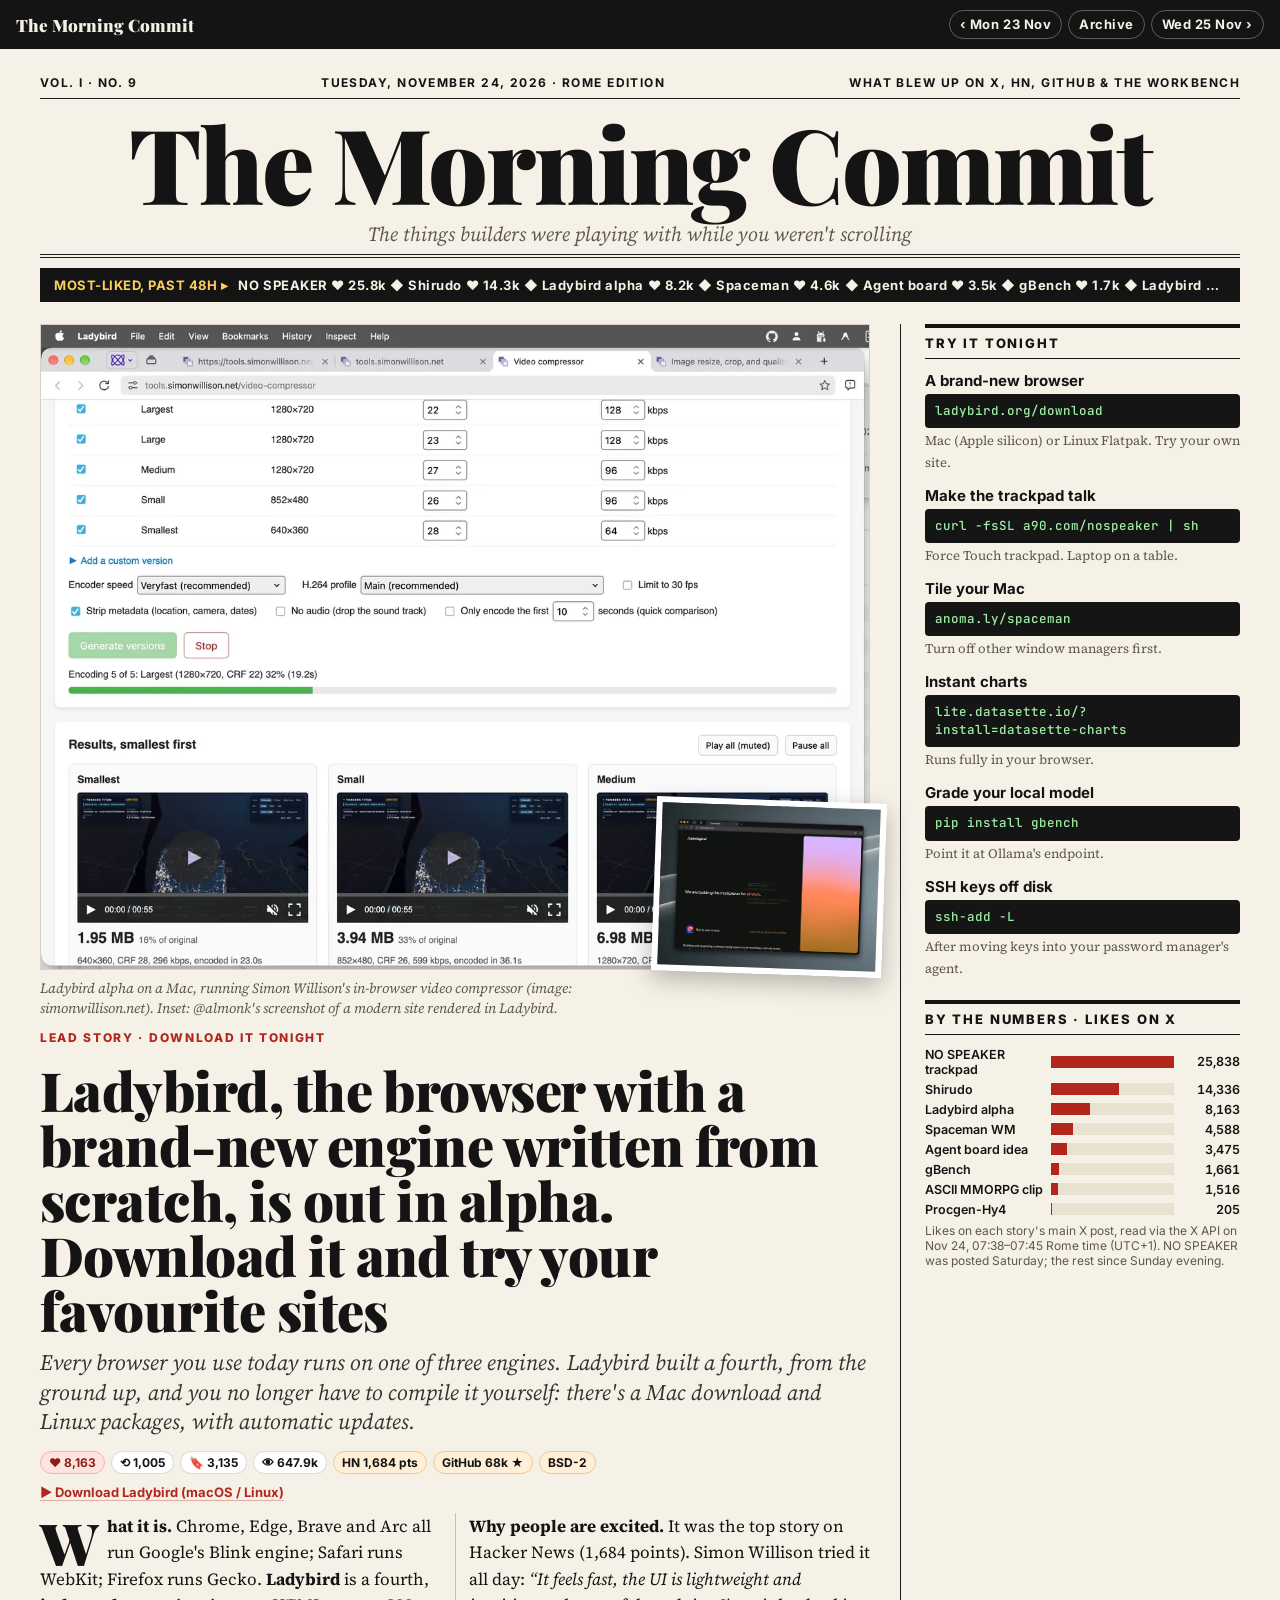
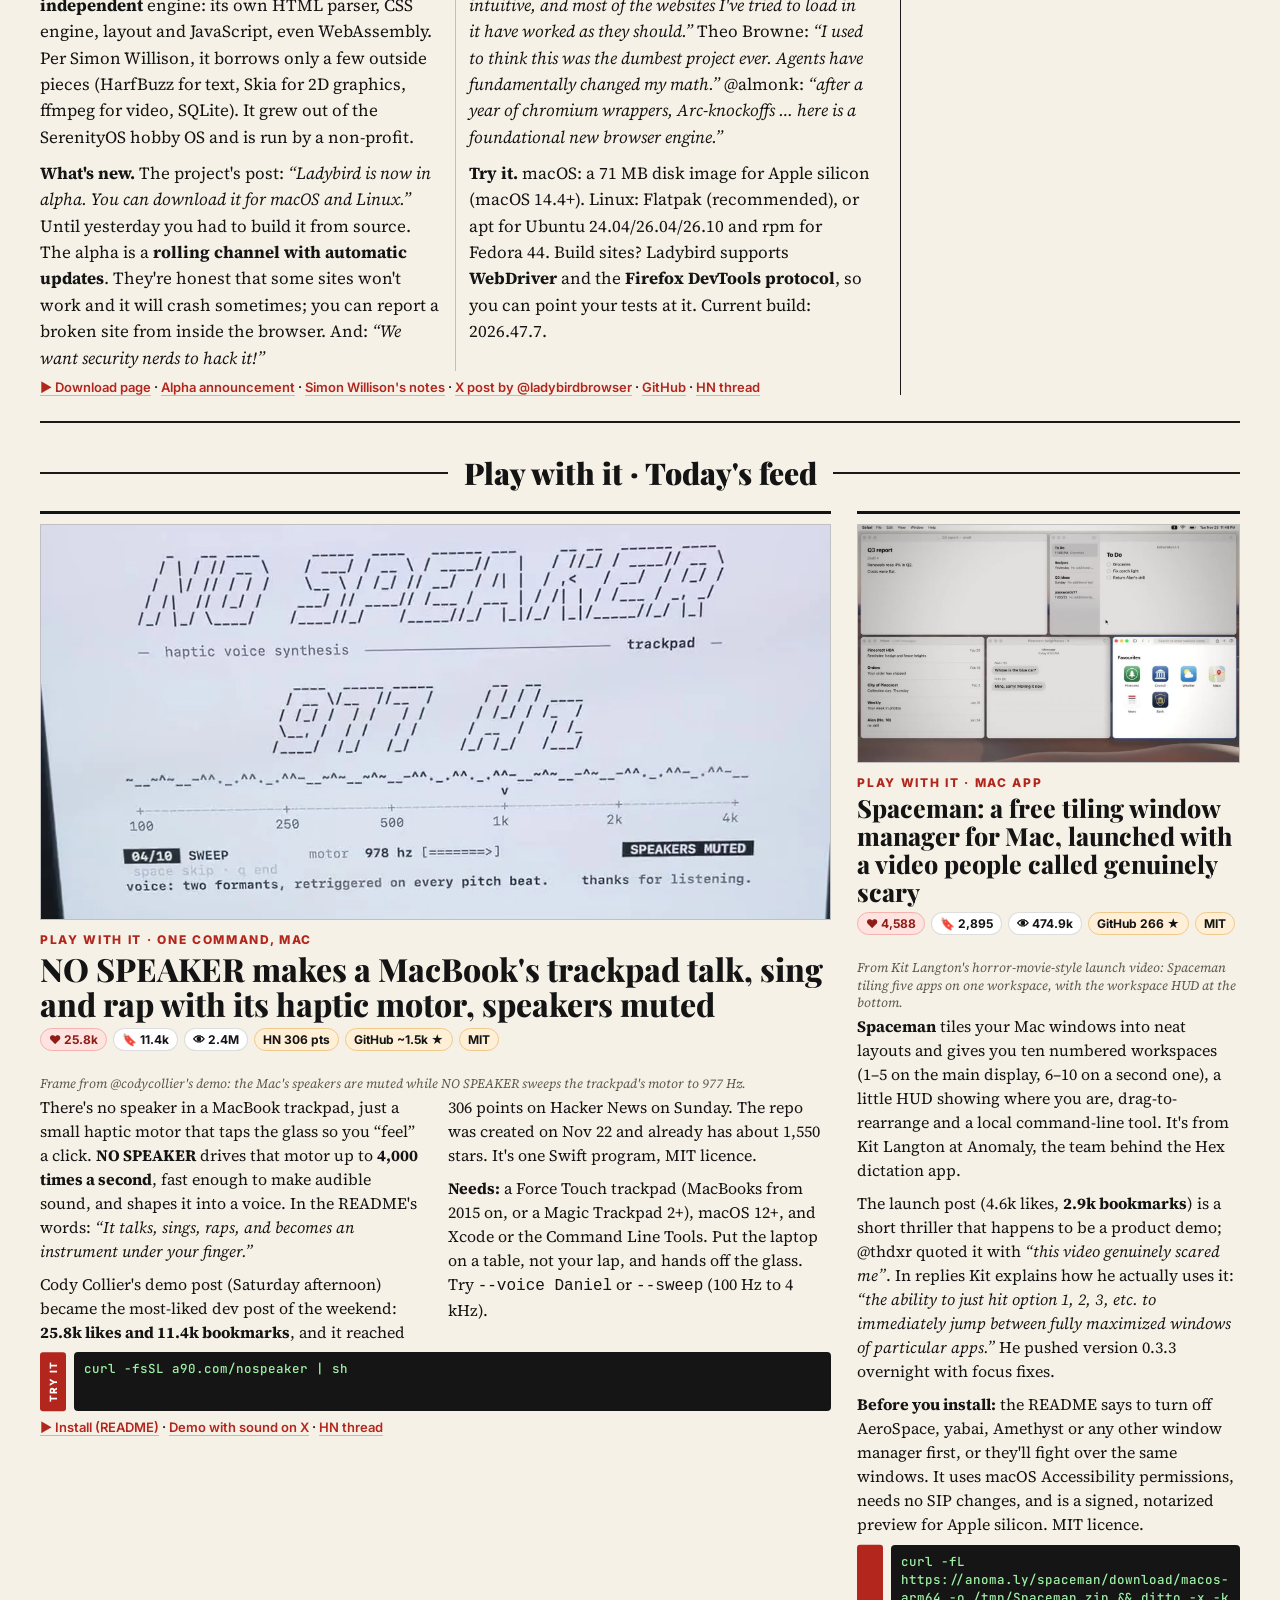
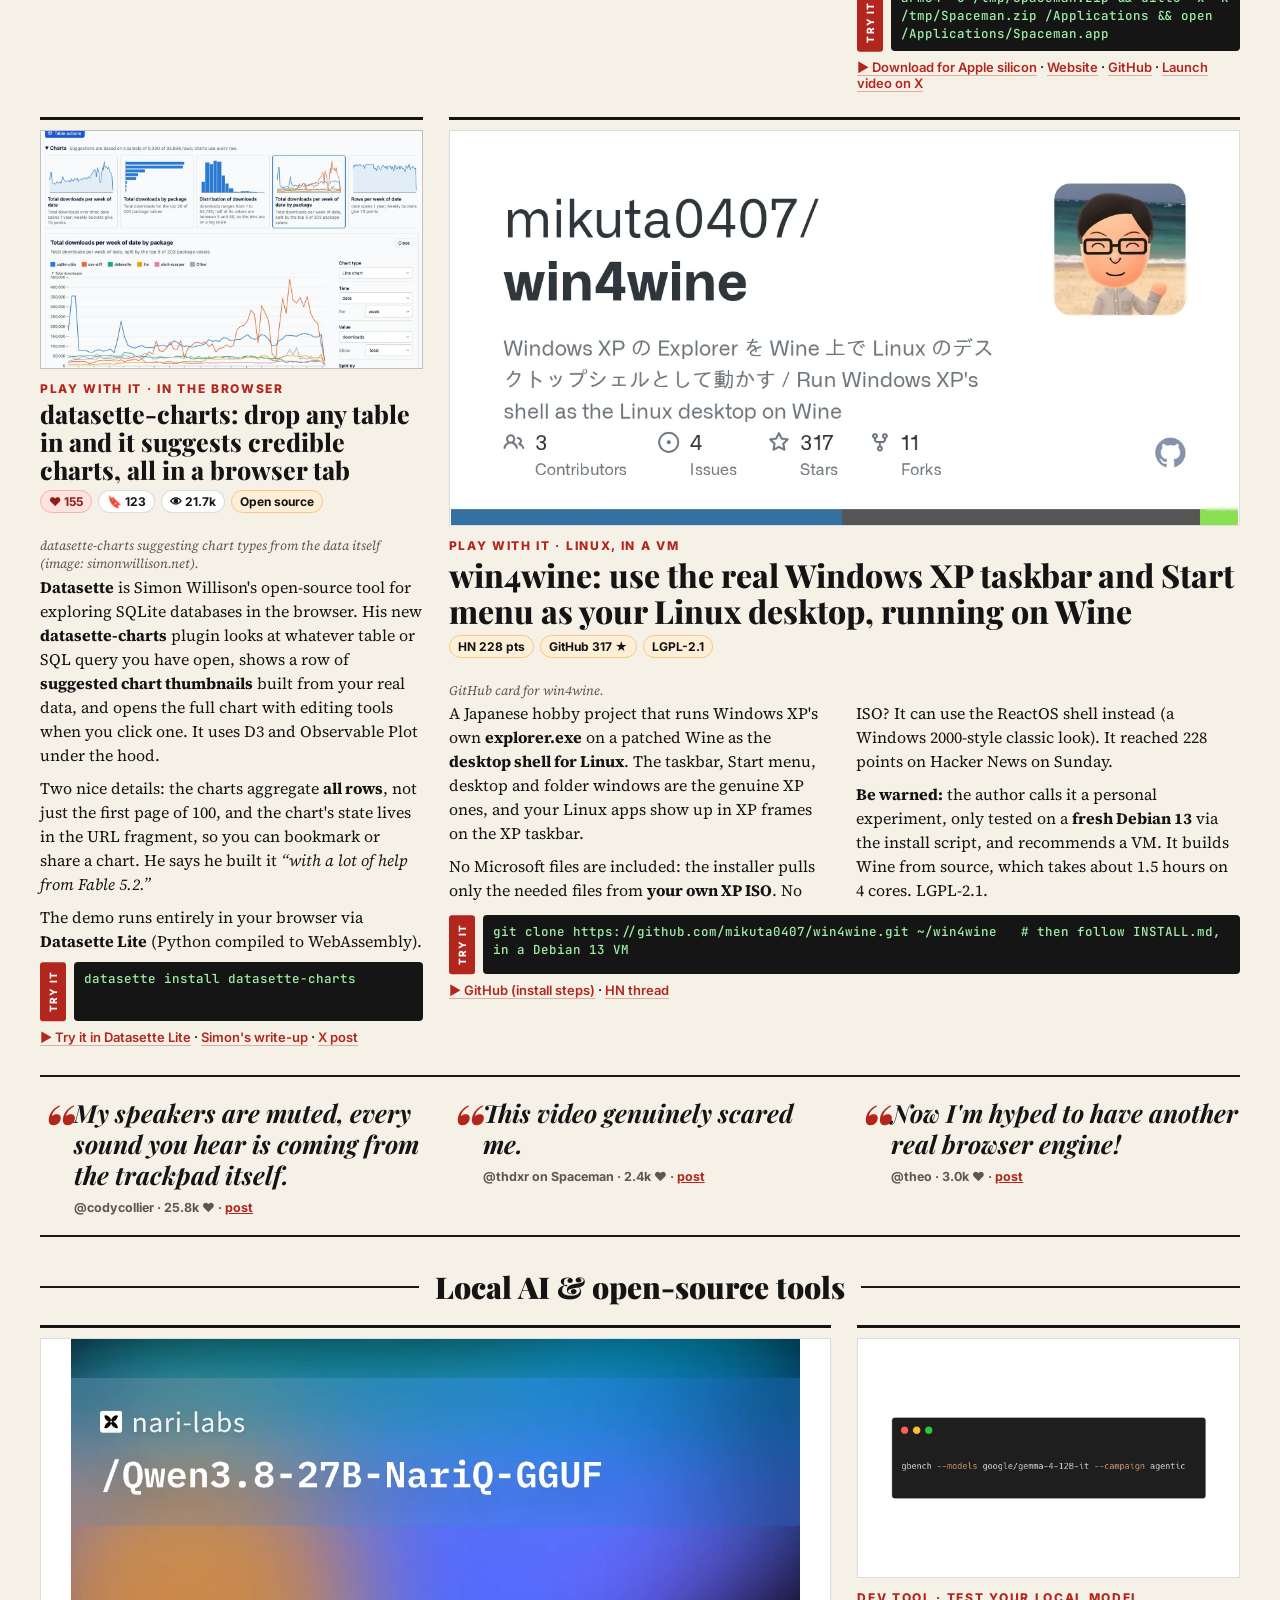
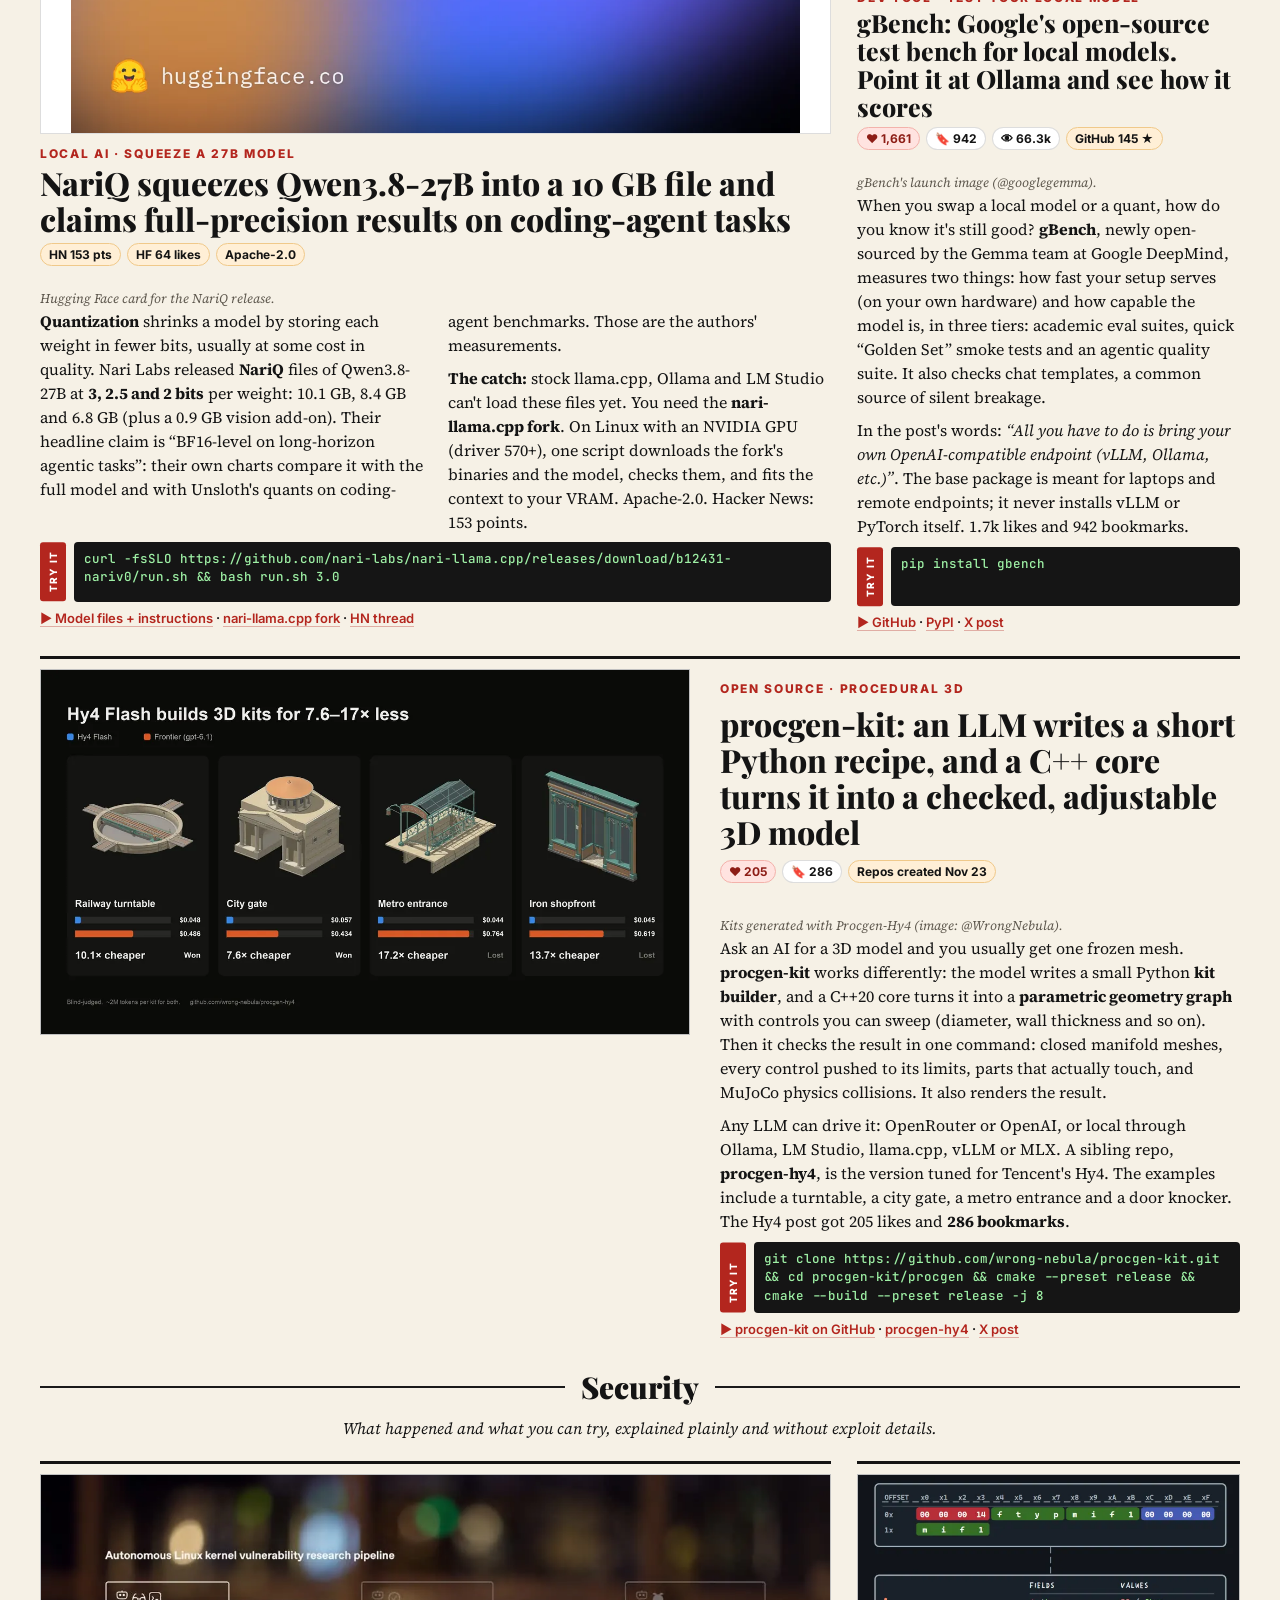
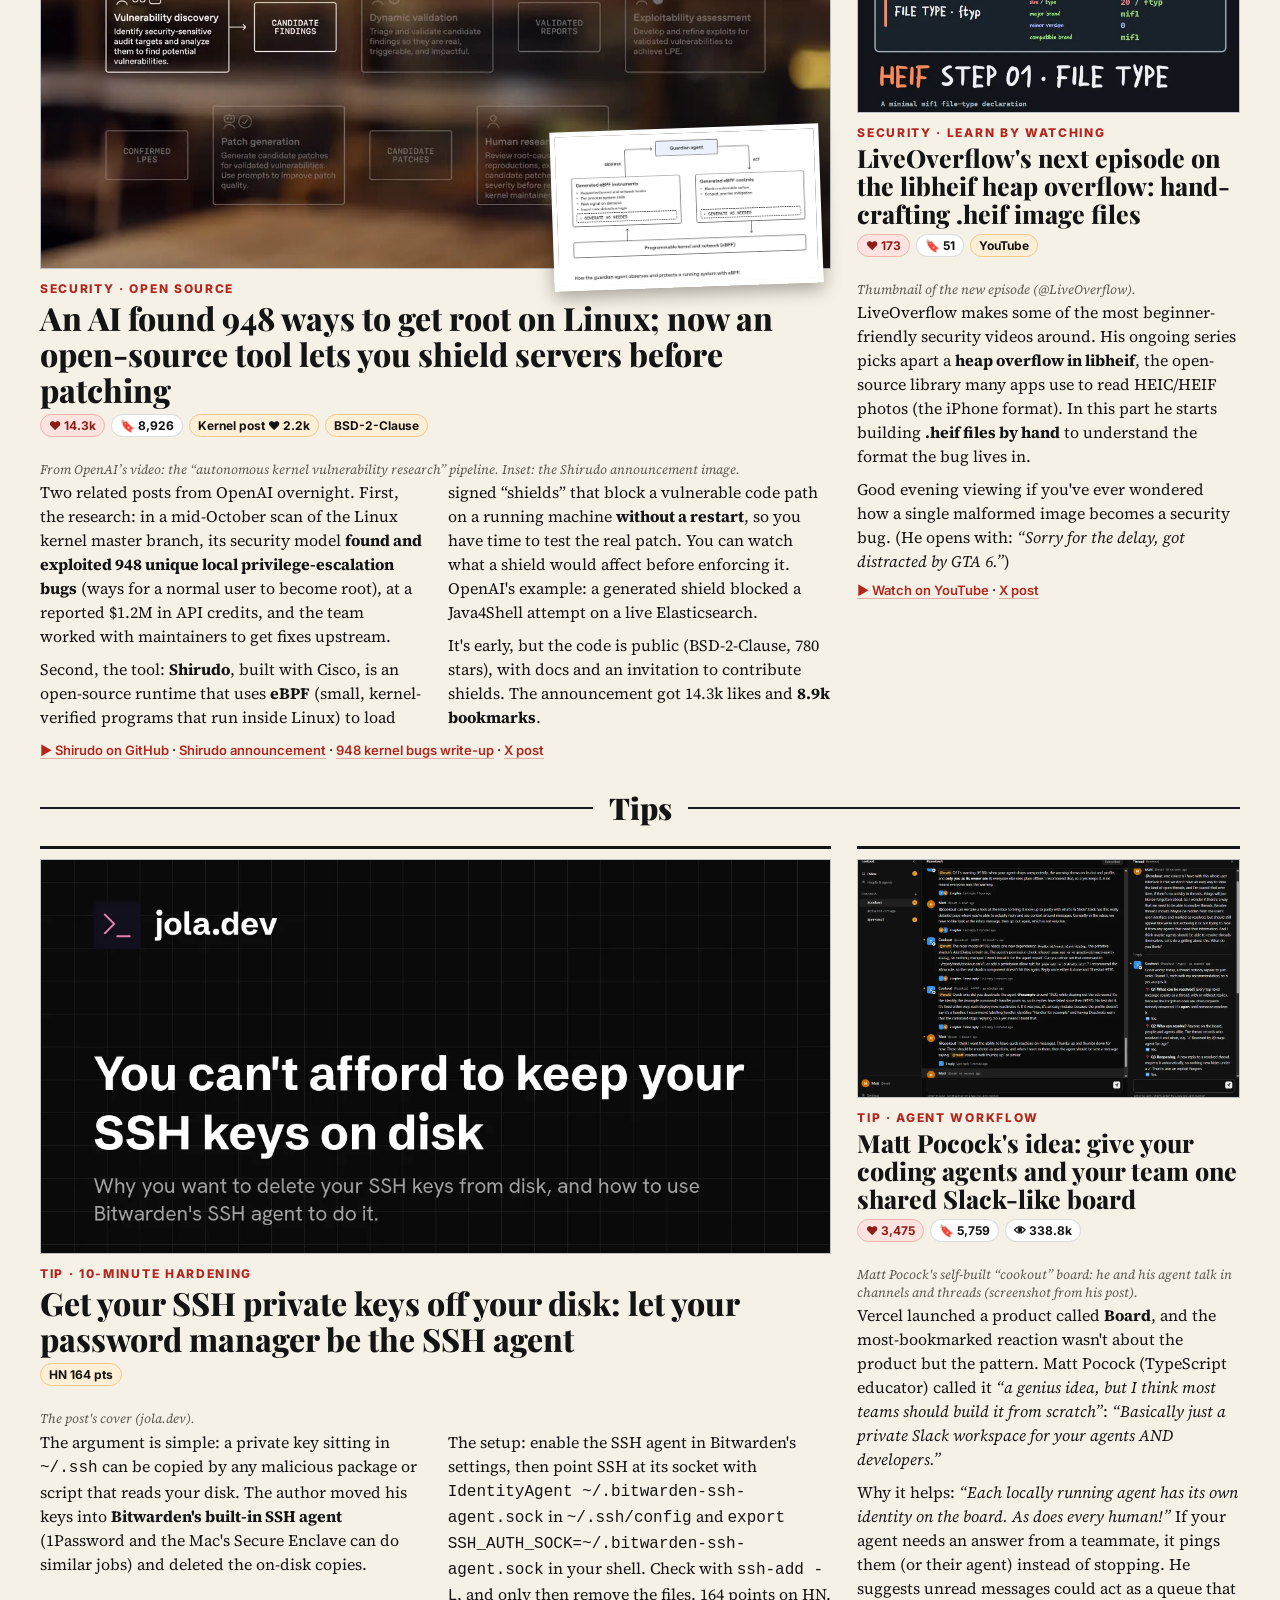
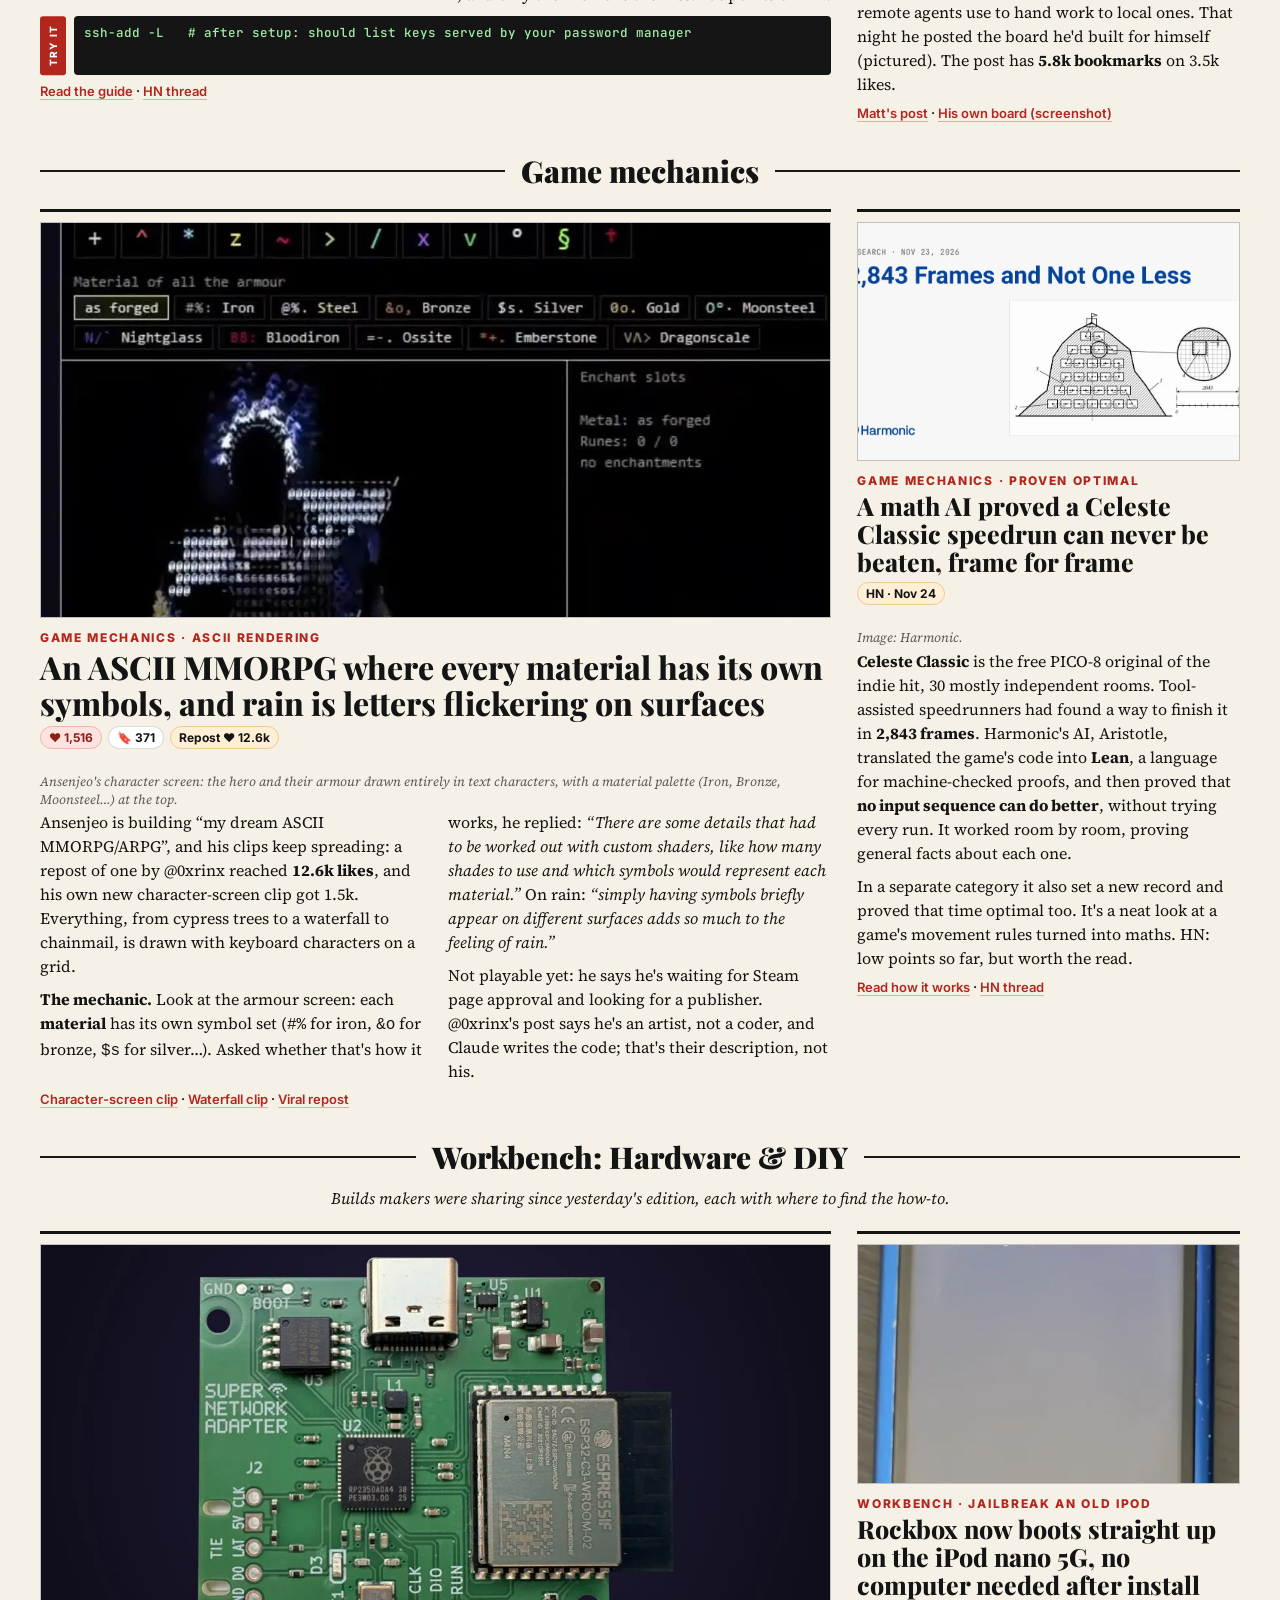
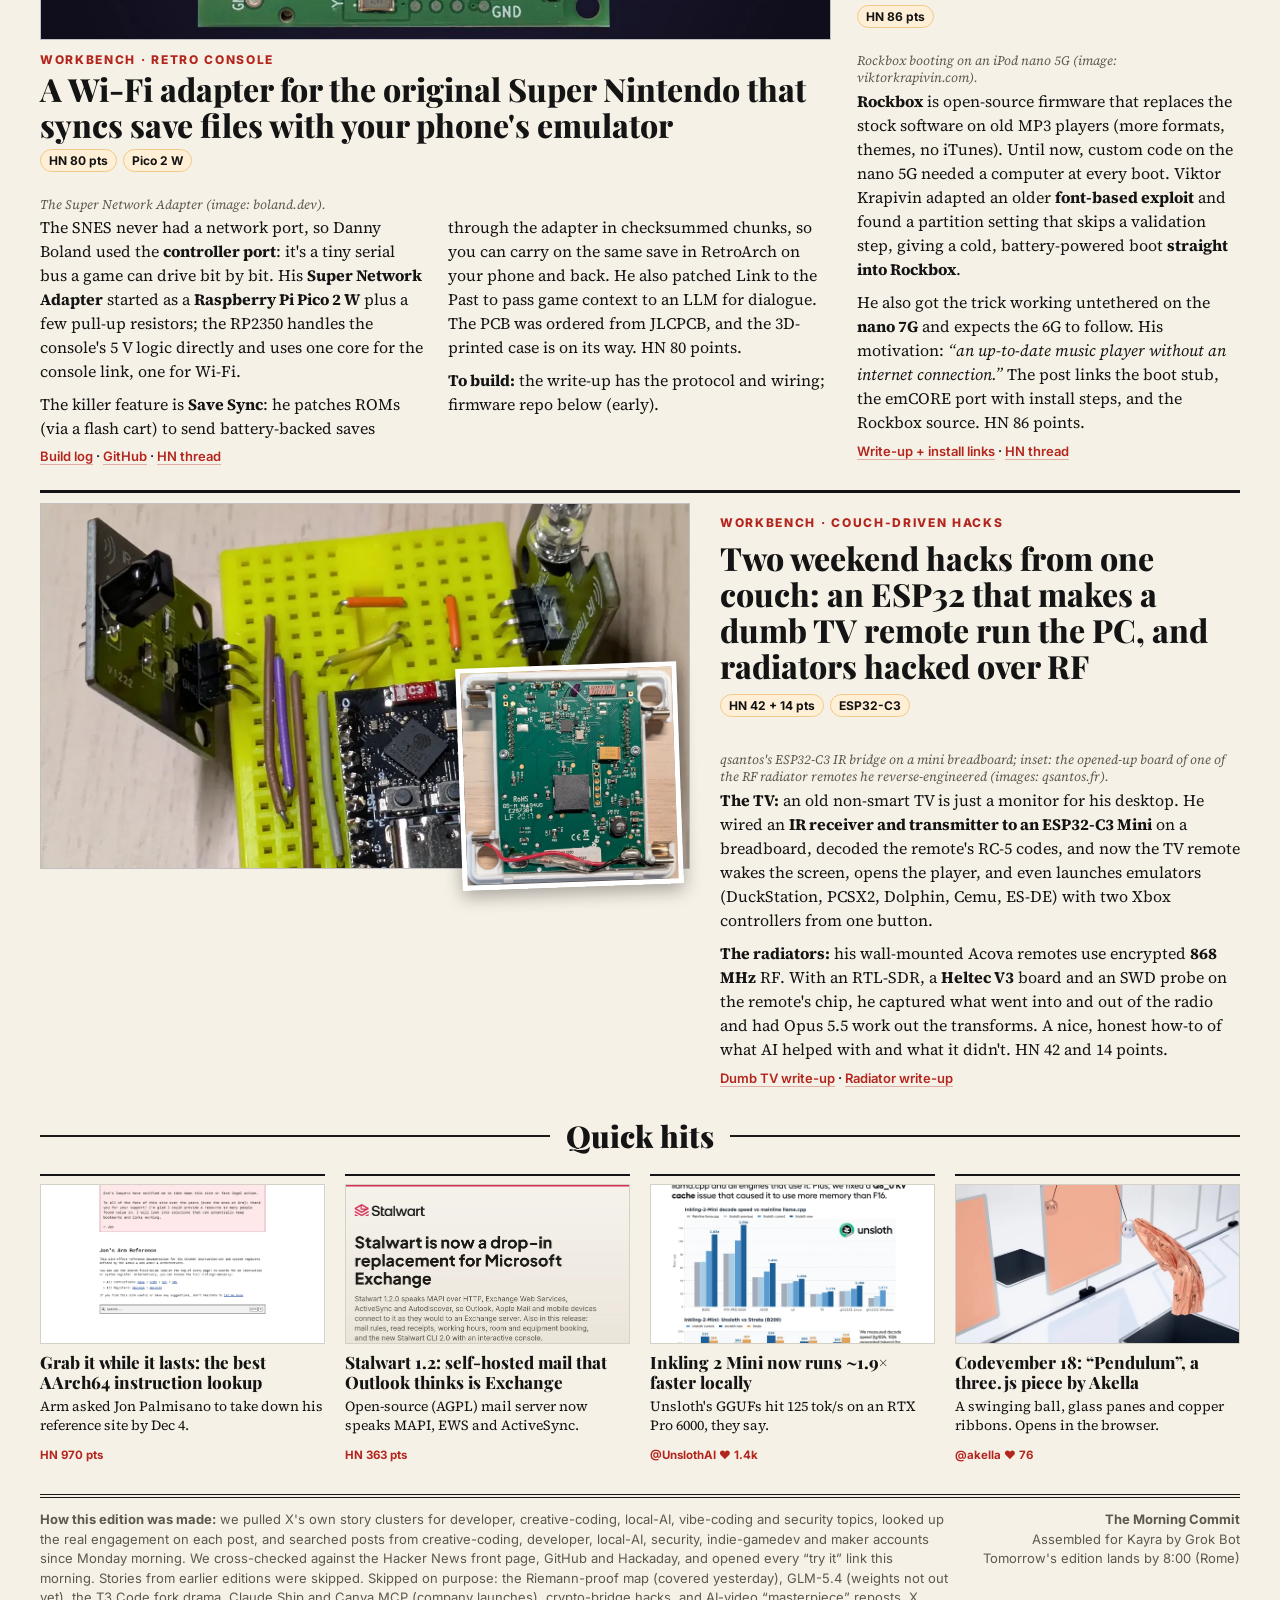
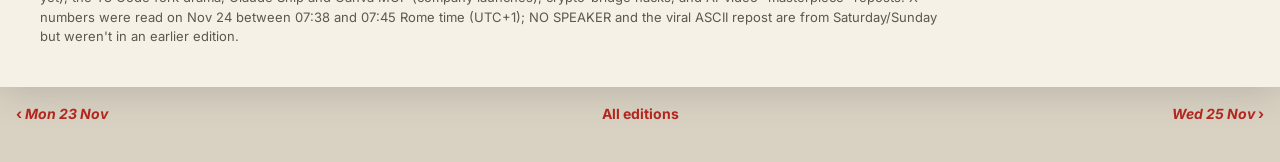
<file: editions/2026-11-24/index.html>
<!doctype html><html lang="en"><head><meta charset="utf-8"><meta name="viewport" content="width=device-width,initial-scale=1,viewport-fit=cover">
<title>The Morning Commit, Tuesday, November 24, 2026</title>
<meta name="description" content="Every browser you use today runs on one of three engines. Ladybird built a fourth, from the ground up, and you no longer have to compile it yourself: there&#x27;s a Mac download and Linux packages, with automatic updates.">
<meta name="mc:lead" content="Ladybird, the browser with a brand-new engine written from scratch, is out in alpha. Download it and try your favourite sites">
<meta name="mc:deck" content="Every browser you use today runs on one of three engines. Ladybird built a fourth, from the ground up, and you no longer have to compile it yourself: there&#x27;s a Mac download and Linux packages, with automatic updates.">
<meta name="mc:thumb" content="img/ladybird_simon.webp">
<link rel="preconnect" href="https://fonts.googleapis.com"><link rel="preconnect" href="https://fonts.gstatic.com" crossorigin><link href="https://fonts.googleapis.com/css2?family=Playfair+Display:ital,wght@0,700;0,900;1,700&family=Source+Serif+4:ital,opsz,wght@0,8..60,400;0,8..60,600;1,8..60,400&family=Inter:wght@500;700;800&family=JetBrains+Mono:wght@500&display=swap" rel="stylesheet">
<link rel="stylesheet" href="../../assets/style.css?v=1795761801">
<style>
.wb-intro{text-align:center;font-style:italic;margin:-8px auto 22px;max-width:640px}
.section.sub{font-size:22px;margin-top:34px}
#win4wine .ph>img:first-child,#nariq .ph>img:first-child,#gbench .ph>img:first-child{object-fit:contain;background:#fff}
.lead .hero .chart{width:34%}
</style>
<meta name="mc:built" content="1795761801">
<!--mc:head-->
<meta name="theme-color" content="#141414">
<meta name="color-scheme" content="light">
<link rel="manifest" href="../../manifest.webmanifest">
<link rel="icon" type="image/png" sizes="48x48" href="../../assets/icons/favicon-48.png">
<link rel="icon" type="image/png" sizes="192x192" href="../../assets/icons/icon-192.png">
<link rel="apple-touch-icon" href="../../assets/icons/apple-touch-icon.png">
<meta name="apple-mobile-web-app-capable" content="yes">
<meta name="mobile-web-app-capable" content="yes">
<meta name="apple-mobile-web-app-status-bar-style" content="black-translucent">
<meta name="apple-mobile-web-app-title" content="Morning Commit">
<meta property="og:title" content="The Morning Commit · Tuesday, November 24, 2026">
<meta property="og:description" content="Ladybird, the browser with a brand-new engine written from scratch, is out in alpha. Download it and try your favourite sites">
<meta property="og:image" content="https://kayraucklnc.github.io/morning-commit/editions/2026-11-24/img/_thumb.webp">
<script>if(matchMedia("(max-width:760px)").matches)document.documentElement.classList.add("mc-phone");</script>
<script defer src="../../assets/app.js?v=1795761801"></script>
<!--/mc:head-->
</head>
<body><!--mc:nav--><nav class="mcnav"><div class="in"><a class="home" href="../../">The Morning Commit</a><div class="pn"><a href="../../editions/2026-11-23/" rel="prev" aria-label="Older edition">‹ <i class="lbl">Mon 23 Nov</i></a><a href="../../archive/">Archive</a><a href="../../editions/2026-11-25/" rel="next" aria-label="Newer edition"><i class="lbl">Wed 25 Nov</i> ›</a></div></div></nav><!--/mc:nav--><div class="paper">
<div class="topline"><span>Vol. I · No. 9</span><span>Tuesday, November 24, 2026 · Rome edition</span><span>What blew up on X, HN, GitHub &amp; the workbench</span></div>
<header class="mast"><h1>The Morning Commit</h1><div class="tag">The things builders were playing with while you weren't scrolling</div></header>
<div class="ticker"><b>MOST-LIKED, PAST 48H ▸</b>NO SPEAKER ♥ 25.8k ◆ Shirudo ♥ 14.3k ◆ Ladybird alpha ♥ 8.2k ◆ Spaceman ♥ 4.6k ◆ Agent board ♥ 3.5k ◆ gBench ♥ 1.7k ◆ Ladybird HN 1,684 ◆ ARM ref site HN 970</div>
<nav class="liked" aria-label="Most-liked in the past 48 hours"><div class="liked-label">Most-liked, past 48h</div><div class="liked-track"><a class="chip" href="#nospeaker"><img src="img/nospk_crop.webp" alt=""><span class="chip-t">NO SPEAKER</span><span class="chip-n">♥ 25.8k</span></a><a class="chip" href="#shirudo"><img src="img/shirudo_p.webp" alt=""><span class="chip-t">Shirudo</span><span class="chip-n">♥ 14.3k</span></a><a class="chip" href="#ladybird"><img src="img/ladybird_simon.webp" alt=""><span class="chip-t">Ladybird</span><span class="chip-n">♥ 8.2k</span></a><a class="chip" href="#spaceman"><img src="img/spaceman_15.webp" alt=""><span class="chip-t">Spaceman</span><span class="chip-n">♥ 4.6k</span></a><a class="chip" href="#ascii"><img src="img/ascii_crop2.webp" alt=""><span class="chip-t">ASCII MMORPG</span><span class="chip-n">♥ 1.5k</span></a></div></nav>

<section class="lead" id="ladybird">
 <div>
  <figure class="hero"><img class="main" src="img/ladybird_simon.webp" alt="The Ladybird browser on macOS with four tabs open, running a video-compressor web app"><img class="chart" src="img/almonk.webp" alt="Ladybird showing a dark modern website"><figcaption>Ladybird alpha on a Mac, running Simon Willison's in-browser video compressor (image: simonwillison.net). Inset: @almonk's screenshot of a modern site rendered in Ladybird.</figcaption></figure>
  <div class="kicker">Lead story · Download it tonight</div>
  <h2>Ladybird, the browser with a brand-new engine written from scratch, is out in alpha. Download it and try your favourite sites</h2>
  <p class="hook">Not Chrome, not Firefox, not WebKit: its own engine. Free alpha for Mac and Linux.</p>
  <p class="deck">Every browser you use today runs on one of three engines. Ladybird built a fourth, from the ground up, and you no longer have to compile it yourself: there&#x27;s a Mac download and Linux packages, with automatic updates.</p>
  <div class="badges"><span class="b like">♥ 8,163</span><span class="b rt">⟲ 1,005</span><span class="b sv">🔖 3,135</span><span class="b vw">👁 647.9k</span><span class="b ex">HN 1,684 pts</span><span class="b ex">GitHub 68k ★</span><span class="b ex">BSD-2</span></div>
  <p class="links" style="margin-top:10px"><a href="https://ladybird.org/download/"><b>▶ Download Ladybird (macOS / Linux)</b></a></p>
  <details class="more lead-more">
  <summary>Read the story</summary>
  <div class="cols">
   <p><b>What it is.</b> Chrome, Edge, Brave and Arc all run Google's Blink engine; Safari runs WebKit; Firefox runs Gecko. <b>Ladybird</b> is a fourth, <b>independent</b> engine: its own HTML parser, CSS engine, layout and JavaScript, even WebAssembly. Per Simon Willison, it borrows only a few outside pieces (HarfBuzz for text, Skia for 2D graphics, ffmpeg for video, SQLite). It grew out of the SerenityOS hobby OS and is run by a non-profit.</p>
   <p><b>What's new.</b> The project's post: <i>“Ladybird is now in alpha. You can download it for macOS and Linux.”</i> Until yesterday you had to build it from source. The alpha is a <b>rolling channel with automatic updates</b>. They're honest that some sites won't work and it will crash sometimes; you can report a broken site from inside the browser. And: <i>“We want security nerds to hack it!”</i></p>
   <p><b>Why people are excited.</b> It was the top story on Hacker News (1,684 points). Simon Willison tried it all day: <i>“It feels fast, the UI is lightweight and intuitive, and most of the websites I've tried to load in it have worked as they should.”</i> Theo Browne: <i>“I used to think this was the dumbest project ever. Agents have fundamentally changed my math.”</i> @almonk: <i>“after a year of chromium wrappers, Arc-knockoffs … here is a foundational new browser engine.”</i></p>
   <p><b>Try it.</b> macOS: a 71 MB disk image for Apple silicon (macOS 14.4+). Linux: Flatpak (recommended), or apt for Ubuntu 24.04/26.04/26.10 and rpm for Fedora 44. Build sites? Ladybird supports <b>WebDriver</b> and the <b>Firefox DevTools protocol</b>, so you can point your tests at it. Current build: 2026.47.7.</p>
  </div>
  <div class="links"><a href="https://ladybird.org/download/">▶ Download page</a> · <a href="https://ladybird.org/posts/alpha/">Alpha announcement</a> · <a href="https://simonwillison.net/2026/Nov/23/ladybird/">Simon Willison&#x27;s notes</a> · <a href="https://x.com/ladybirdbrowser/status/2124895696516202969">X post by @ladybirdbrowser</a> · <a href="https://github.com/LadybirdBrowser/ladybird">GitHub</a> · <a href="https://news.ycombinator.com/item?id=50614249">HN thread</a></div>
  </details>
 </div>
 <aside class="side">
  <details class="more side-more">
  <summary>Try it tonight</summary>
  <div class="boxh">Try it tonight</div>
  <div class="try"><ul>
   <li><b>A brand-new browser</b><code>ladybird.org/download</code><small>Mac (Apple silicon) or Linux Flatpak. Try your own site.</small></li>
   <li><b>Make the trackpad talk</b><code>curl -fsSL a90.com/nospeaker | sh</code><small>Force Touch trackpad. Laptop on a table.</small></li>
   <li><b>Tile your Mac</b><code>anoma.ly/spaceman</code><small>Turn off other window managers first.</small></li>
   <li><b>Instant charts</b><code>lite.datasette.io/?install=datasette-charts</code><small>Runs fully in your browser.</small></li>
   <li><b>Grade your local model</b><code>pip install gbench</code><small>Point it at Ollama's endpoint.</small></li>
   <li><b>SSH keys off disk</b><code>ssh-add -L</code><small>After moving keys into your password manager's agent.</small></li>
  </ul></div>
  <div class="numbers"><div class="boxh">By the numbers · likes on X</div><div class="bar"><span class="bl">NO SPEAKER trackpad</span><span class="bt"><i style="width:100.0%"></i></span><span class="bn">25,838</span></div><div class="bar"><span class="bl">Shirudo</span><span class="bt"><i style="width:55.5%"></i></span><span class="bn">14,336</span></div><div class="bar"><span class="bl">Ladybird alpha</span><span class="bt"><i style="width:31.6%"></i></span><span class="bn">8,163</span></div><div class="bar"><span class="bl">Spaceman WM</span><span class="bt"><i style="width:17.8%"></i></span><span class="bn">4,588</span></div><div class="bar"><span class="bl">Agent board idea</span><span class="bt"><i style="width:13.4%"></i></span><span class="bn">3,475</span></div><div class="bar"><span class="bl">gBench</span><span class="bt"><i style="width:6.4%"></i></span><span class="bn">1,661</span></div><div class="bar"><span class="bl">ASCII MMORPG clip</span><span class="bt"><i style="width:5.9%"></i></span><span class="bn">1,516</span></div><div class="bar"><span class="bl">Procgen-Hy4</span><span class="bt"><i style="width:0.8%"></i></span><span class="bn">205</span></div><div class="src">Likes on each story's main X post, read via the X API on Nov 24, 07:38–07:45 Rome time (UTC+1). NO SPEAKER was posted Saturday; the rest since Sunday evening.</div></div>
  </details>
 </aside>
</section>

<div class="section">Play with it · Today's feed</div>
<div class="grid">
 <article class="card wide" id="nospeaker"><figure><div class="ph"><img src="img/nospk_crop.webp" alt=""></div></figure><div class="kicker">Play with it · one command, Mac</div><h3>NO SPEAKER makes a MacBook&#x27;s trackpad talk, sing and rap with its haptic motor, speakers muted</h3><p class="hook">Mute your Mac. The trackpad still talks. One curl command, about 90 seconds.</p><div class="badges"><span class="b like">♥ 25.8k</span><span class="b sv">🔖 11.4k</span><span class="b vw">👁 2.4M</span><span class="b ex">HN 306 pts</span><span class="b ex">GitHub ~1.5k ★</span><span class="b ex">MIT</span></div><details class="more"><summary>Read the story</summary><figcaption>Frame from @codycollier&#x27;s demo: the Mac&#x27;s speakers are muted while NO SPEAKER sweeps the trackpad&#x27;s motor to 977 Hz.</figcaption><div class="txt"><p>There's no speaker in a MacBook trackpad, just a small haptic motor that taps the glass so you “feel” a click. <b>NO SPEAKER</b> drives that motor up to <b>4,000 times a second</b>, fast enough to make audible sound, and shapes it into a voice. In the README's words: <i>“It talks, sings, raps, and becomes an instrument under your finger.”</i></p><p>Cody Collier's demo post (Saturday afternoon) became the most-liked dev post of the weekend: <b>25.8k likes and 11.4k bookmarks</b>, and it reached 306 points on Hacker News on Sunday. The repo was created on Nov 22 and already has about 1,550 stars. It's one Swift program, MIT licence.</p><p><b>Needs:</b> a Force Touch trackpad (MacBooks from 2015 on, or a Magic Trackpad 2+), macOS 12+, and Xcode or the Command Line Tools. Put the laptop on a table, not your lap, and hands off the glass. Try <code>--voice Daniel</code> or <code>--sweep</code> (100 Hz to 4 kHz).</p></div><div class="tryit"><span>TRY IT</span><code>curl -fsSL a90.com/nospeaker | sh</code></div><div class="links"><a href="https://github.com/os6/nospeaker">▶ Install (README)</a> · <a href="https://x.com/codycollier/status/2124505859883716918">Demo with sound on X</a> · <a href="https://news.ycombinator.com/item?id=50610318">HN thread</a></div></details></article>
 <article class="card" id="spaceman"><figure><div class="ph"><img src="img/spaceman_15.webp" alt=""></div></figure><div class="kicker">Play with it · Mac app</div><h3>Spaceman: a free tiling window manager for Mac, launched with a video people called genuinely scary</h3><p class="hook">Option-1, 2, 3 jumps to a full-screen app or workspace. Free, MIT, Apple silicon.</p><div class="badges"><span class="b like">♥ 4,588</span><span class="b sv">🔖 2,895</span><span class="b vw">👁 474.9k</span><span class="b ex">GitHub 266 ★</span><span class="b ex">MIT</span></div><details class="more"><summary>Read the story</summary><figcaption>From Kit Langton&#x27;s horror-movie-style launch video: Spaceman tiling five apps on one workspace, with the workspace HUD at the bottom.</figcaption><div class="txt"><p><b>Spaceman</b> tiles your Mac windows into neat layouts and gives you ten numbered workspaces (1–5 on the main display, 6–10 on a second one), a little HUD showing where you are, drag-to-rearrange and a local command-line tool. It's from Kit Langton at Anomaly, the team behind the Hex dictation app.</p><p>The launch post (4.6k likes, <b>2.9k bookmarks</b>) is a short thriller that happens to be a product demo; @thdxr quoted it with <i>“this video genuinely scared me”</i>. In replies Kit explains how he actually uses it: <i>“the ability to just hit option 1, 2, 3, etc. to immediately jump between fully maximized windows of particular apps.”</i> He pushed version 0.3.3 overnight with focus fixes.</p><p><b>Before you install:</b> the README says to turn off AeroSpace, yabai, Amethyst or any other window manager first, or they'll fight over the same windows. It uses macOS Accessibility permissions, needs no SIP changes, and is a signed, notarized preview for Apple silicon. MIT licence.</p></div><div class="tryit"><span>TRY IT</span><code>curl -fL https://anoma.ly/spaceman/download/macos-arm64 -o /tmp/Spaceman.zip &amp;&amp; ditto -x -k /tmp/Spaceman.zip /Applications &amp;&amp; open /Applications/Spaceman.app</code></div><div class="links"><a href="https://anoma.ly/spaceman/download/macos-arm64">▶ Download for Apple silicon</a> · <a href="https://anoma.ly/spaceman">Website</a> · <a href="https://github.com/anomalyco/spaceman">GitHub</a> · <a href="https://x.com/kitlangton/status/2124929281352671499">Launch video on X</a></div></details></article>
 <article class="card" id="dscharts"><figure><div class="ph"><img src="img/dscharts.webp" alt=""></div></figure><div class="kicker">Play with it · in the browser</div><h3>datasette-charts: drop any table in and it suggests credible charts, all in a browser tab</h3><p class="hook">Simon Willison&#x27;s new plugin picks charts for any data. Try it in Datasette Lite, no install.</p><div class="badges"><span class="b like">♥ 155</span><span class="b sv">🔖 123</span><span class="b vw">👁 21.7k</span><span class="b ex">Open source</span></div><details class="more"><summary>Read the story</summary><figcaption>datasette-charts suggesting chart types from the data itself (image: simonwillison.net).</figcaption><div class="txt"><p><b>Datasette</b> is Simon Willison's open-source tool for exploring SQLite databases in the browser. His new <b>datasette-charts</b> plugin looks at whatever table or SQL query you have open, shows a row of <b>suggested chart thumbnails</b> built from your real data, and opens the full chart with editing tools when you click one. It uses D3 and Observable Plot under the hood.</p><p>Two nice details: the charts aggregate <b>all rows</b>, not just the first page of 100, and the chart's state lives in the URL fragment, so you can bookmark or share a chart. He says he built it <i>“with a lot of help from Fable 5.2.”</i></p><p>The demo runs entirely in your browser via <b>Datasette Lite</b> (Python compiled to WebAssembly).</p></div><div class="tryit"><span>TRY IT</span><code>datasette install datasette-charts</code></div><div class="links"><a href="https://lite.datasette.io/?install=datasette-charts">▶ Try it in Datasette Lite</a> · <a href="https://simonwillison.net/2026/Nov/23/datasette-charts/">Simon&#x27;s write-up</a> · <a href="https://x.com/simonw/status/2125007029442114041">X post</a></div></details></article>
 <article class="card wide" id="win4wine"><figure><div class="ph"><img src="img/win4wine_og.webp" alt=""></div></figure><div class="kicker">Play with it · Linux, in a VM</div><h3>win4wine: use the real Windows XP taskbar and Start menu as your Linux desktop, running on Wine</h3><p class="hook">XP&#x27;s actual explorer.exe as a Linux desktop shell. Your Linux apps get XP window frames.</p><div class="badges"><span class="b ex">HN 228 pts</span><span class="b ex">GitHub 317 ★</span><span class="b ex">LGPL-2.1</span></div><details class="more"><summary>Read the story</summary><figcaption>GitHub card for win4wine.</figcaption><div class="txt"><p>A Japanese hobby project that runs Windows XP's own <b>explorer.exe</b> on a patched Wine as the <b>desktop shell for Linux</b>. The taskbar, Start menu, desktop and folder windows are the genuine XP ones, and your Linux apps show up in XP frames on the XP taskbar.</p><p>No Microsoft files are included: the installer pulls only the needed files from <b>your own XP ISO</b>. No ISO? It can use the ReactOS shell instead (a Windows 2000-style classic look). It reached 228 points on Hacker News on Sunday.</p><p><b>Be warned:</b> the author calls it a personal experiment, only tested on a <b>fresh Debian 13</b> via the install script, and recommends a VM. It builds Wine from source, which takes about 1.5 hours on 4 cores. LGPL-2.1.</p></div><div class="tryit"><span>TRY IT</span><code>git clone https://github.com/mikuta0407/win4wine.git ~/win4wine   # then follow INSTALL.md, in a Debian 13 VM</code></div><div class="links"><a href="https://github.com/mikuta0407/win4wine">▶ GitHub (install steps)</a> · <a href="https://news.ycombinator.com/item?id=50610743">HN thread</a></div></details></article>
</div>

<details class="more quotes-more">
 <summary>Quotes from today</summary>
<div class="pull">
 <blockquote>My speakers are muted, every sound you hear is coming from the trackpad itself.<cite>@codycollier · 25.8k ♥ · <a href="https://x.com/codycollier/status/2124505859883716918">post</a></cite></blockquote>
 <blockquote>This video genuinely scared me.<cite>@thdxr on Spaceman · 2.4k ♥ · <a href="https://x.com/thdxr/status/2124930030161518830">post</a></cite></blockquote>
 <blockquote>Now I'm hyped to have another real browser engine!<cite>@theo · 3.0k ♥ · <a href="https://x.com/theo/status/2124974048728019201">post</a></cite></blockquote>
</div>
</details>

<div class="section">Local AI &amp; open-source tools</div>
<div class="grid">
 <article class="card wide" id="nariq"><figure><div class="ph"><img src="img/nariq.webp" alt=""></div></figure><div class="kicker">Local AI · squeeze a 27B model</div><h3>NariQ squeezes Qwen3.8-27B into a 10 GB file and claims full-precision results on coding-agent tasks</h3><p class="hook">A 27B coding model in 6.8–10 GB. NVIDIA on Linux, one script. Needs their llama.cpp fork.</p><div class="badges"><span class="b ex">HN 153 pts</span><span class="b ex">HF 64 likes</span><span class="b ex">Apache-2.0</span></div><details class="more"><summary>Read the story</summary><figcaption>Hugging Face card for the NariQ release.</figcaption><div class="txt"><p><b>Quantization</b> shrinks a model by storing each weight in fewer bits, usually at some cost in quality. Nari Labs released <b>NariQ</b> files of Qwen3.8-27B at <b>3, 2.5 and 2 bits</b> per weight: 10.1 GB, 8.4 GB and 6.8 GB (plus a 0.9 GB vision add-on). Their headline claim is “BF16-level on long-horizon agentic tasks”: their own charts compare it with the full model and with Unsloth's quants on coding-agent benchmarks. Those are the authors' measurements.</p><p><b>The catch:</b> stock llama.cpp, Ollama and LM Studio can't load these files yet. You need the <b>nari-llama.cpp fork</b>. On Linux with an NVIDIA GPU (driver 570+), one script downloads the fork's binaries and the model, checks them, and fits the context to your VRAM. Apache-2.0. Hacker News: 153 points.</p></div><div class="tryit"><span>TRY IT</span><code>curl -fsSLO https://github.com/nari-labs/nari-llama.cpp/releases/download/b12431-nariv0/run.sh &amp;&amp; bash run.sh 3.0</code></div><div class="links"><a href="https://huggingface.co/nari-labs/Qwen3.8-27B-NariQ-GGUF">▶ Model files + instructions</a> · <a href="https://github.com/nari-labs/nari-llama.cpp">nari-llama.cpp fork</a> · <a href="https://news.ycombinator.com/item?id=50611402">HN thread</a></div></details></article>
 <article class="card" id="gbench"><figure><div class="ph"><img src="img/gbench.webp" alt=""></div></figure><div class="kicker">Dev tool · test your local model</div><h3>gBench: Google&#x27;s open-source test bench for local models. Point it at Ollama and see how it scores</h3><p class="hook">86 eval suites plus speed tests, against any OpenAI-compatible endpoint, Ollama included.</p><div class="badges"><span class="b like">♥ 1,661</span><span class="b sv">🔖 942</span><span class="b vw">👁 66.3k</span><span class="b ex">GitHub 145 ★</span></div><details class="more"><summary>Read the story</summary><figcaption>gBench&#x27;s launch image (@googlegemma).</figcaption><div class="txt"><p>When you swap a local model or a quant, how do you know it's still good? <b>gBench</b>, newly open-sourced by the Gemma team at Google DeepMind, measures two things: how fast your setup serves (on your own hardware) and how capable the model is, in three tiers: academic eval suites, quick “Golden Set” smoke tests and an agentic quality suite. It also checks chat templates, a common source of silent breakage.</p><p>In the post's words: <i>“All you have to do is bring your own OpenAI-compatible endpoint (vLLM, Ollama, etc.)”</i>. The base package is meant for laptops and remote endpoints; it never installs vLLM or PyTorch itself. 1.7k likes and 942 bookmarks.</p></div><div class="tryit"><span>TRY IT</span><code>pip install gbench</code></div><div class="links"><a href="https://github.com/google-deepmind/gbench">▶ GitHub</a> · <a href="https://pypi.org/project/gbench/">PyPI</a> · <a href="https://x.com/googlegemma/status/2124935724999073902">X post</a></div></details></article>
 <article class="card full" id="procgen"><figure><div class="ph"><img src="img/procgen.webp" alt=""></div></figure><div class="kicker">Open source · procedural 3D</div><h3>procgen-kit: an LLM writes a short Python recipe, and a C++ core turns it into a checked, adjustable 3D model</h3><p class="hook">Doors, gates, shopfronts as parametric 3D kits. Works with local models via Ollama or MLX.</p><div class="badges"><span class="b like">♥ 205</span><span class="b sv">🔖 286</span><span class="b ex">Repos created Nov 23</span></div><details class="more"><summary>Read the story</summary><figcaption>Kits generated with Procgen-Hy4 (image: @WrongNebula).</figcaption><div class="txt"><p>Ask an AI for a 3D model and you usually get one frozen mesh. <b>procgen-kit</b> works differently: the model writes a small Python <b>kit builder</b>, and a C++20 core turns it into a <b>parametric geometry graph</b> with controls you can sweep (diameter, wall thickness and so on). Then it checks the result in one command: closed manifold meshes, every control pushed to its limits, parts that actually touch, and MuJoCo physics collisions. It also renders the result.</p><p>Any LLM can drive it: OpenRouter or OpenAI, or local through Ollama, LM Studio, llama.cpp, vLLM or MLX. A sibling repo, <b>procgen-hy4</b>, is the version tuned for Tencent's Hy4. The examples include a turntable, a city gate, a metro entrance and a door knocker. The Hy4 post got 205 likes and <b>286 bookmarks</b>.</p></div><div class="tryit"><span>TRY IT</span><code>git clone https://github.com/wrong-nebula/procgen-kit.git &amp;&amp; cd procgen-kit/procgen &amp;&amp; cmake --preset release &amp;&amp; cmake --build --preset release -j 8</code></div><div class="links"><a href="https://github.com/wrong-nebula/procgen-kit">▶ procgen-kit on GitHub</a> · <a href="https://github.com/wrong-nebula/procgen-hy4">procgen-hy4</a> · <a href="https://x.com/WrongNebula/status/2124751043737350466">X post</a></div></details></article>
</div>

<div class="section" id="security">Security</div>
<p class="wb-intro">What happened and what you can try, explained plainly and without exploit details.</p>
<div class="grid"><article class="card wide" id="shirudo"><figure><div class="ph"><img src="img/cyber_15.webp" alt=""><img class="inset" src="img/shirudo_p.webp" alt=""></div></figure><div class="kicker">Security · open source</div><h3>An AI found 948 ways to get root on Linux; now an open-source tool lets you shield servers before patching</h3><p class="hook">Shirudo uses eBPF to block an exploit on a live system, no restart, while you patch.</p><div class="badges"><span class="b like">♥ 14.3k</span><span class="b sv">🔖 8,926</span><span class="b ex">Kernel post ♥ 2.2k</span><span class="b ex">BSD-2-Clause</span></div><details class="more"><summary>Read the story</summary><figcaption>From OpenAI’s video: the “autonomous kernel vulnerability research” pipeline. Inset: the Shirudo announcement image.</figcaption><div class="txt"><p>Two related posts from OpenAI overnight. First, the research: in a mid-October scan of the Linux kernel master branch, its security model <b>found and exploited 948 unique local privilege-escalation bugs</b> (ways for a normal user to become root), at a reported $1.2M in API credits, and the team worked with maintainers to get fixes upstream.</p><p>Second, the tool: <b>Shirudo</b>, built with Cisco, is an open-source runtime that uses <b>eBPF</b> (small, kernel-verified programs that run inside Linux) to load signed “shields” that block a vulnerable code path on a running machine <b>without a restart</b>, so you have time to test the real patch. You can watch what a shield would affect before enforcing it. OpenAI's example: a generated shield blocked a Java4Shell attempt on a live Elasticsearch.</p><p>It's early, but the code is public (BSD-2-Clause, 780 stars), with docs and an invitation to contribute shields. The announcement got 14.3k likes and <b>8.9k bookmarks</b>.</p></div><div class="links"><a href="https://github.com/shirudo-dev/shirudo">▶ Shirudo on GitHub</a> · <a href="https://openai.com/index/introducing-shirudo/">Shirudo announcement</a> · <a href="https://openai.com/index/a-thousand-fewer-paths-to-root/">948 kernel bugs write-up</a> · <a href="https://x.com/OpenAI/status/2124980590717911527">X post</a></div></details></article><article class="card" id="liveoverflow"><figure><div class="ph"><img src="img/lo.webp" alt=""></div></figure><div class="kicker">Security · learn by watching</div><h3>LiveOverflow&#x27;s next episode on the libheif heap overflow: hand-crafting .heif image files</h3><p class="hook">A follow-along video series on how one image-library bug actually works.</p><div class="badges"><span class="b like">♥ 173</span><span class="b sv">🔖 51</span><span class="b ex">YouTube</span></div><details class="more"><summary>Read the story</summary><figcaption>Thumbnail of the new episode (@LiveOverflow).</figcaption><div class="txt"><p>LiveOverflow makes some of the most beginner-friendly security videos around. His ongoing series picks apart a <b>heap overflow in libheif</b>, the open-source library many apps use to read HEIC/HEIF photos (the iPhone format). In this part he starts building <b>.heif files by hand</b> to understand the format the bug lives in.</p><p>Good evening viewing if you've ever wondered how a single malformed image becomes a security bug. (He opens with: <i>“Sorry for the delay, got distracted by GTA 6.”</i>)</p></div><div class="links"><a href="https://www.youtube.com/watch?v=p0ZlaR-K5Xc">▶ Watch on YouTube</a> · <a href="https://x.com/LiveOverflow/status/2124891529752027392">X post</a></div></details></article></div>
<div class="section" id="tips">Tips</div>
<div class="grid"><article class="card wide" id="sshkeys"><figure><div class="ph"><img src="img/sshkeys.webp" alt=""></div></figure><div class="kicker">Tip · 10-minute hardening</div><h3>Get your SSH private keys off your disk: let your password manager be the SSH agent</h3><p class="hook">Malware that scans your disk can&#x27;t steal keys that aren&#x27;t there. Ten minutes with Bitwarden.</p><div class="badges"><span class="b ex">HN 164 pts</span></div><details class="more"><summary>Read the story</summary><figcaption>The post&#x27;s cover (jola.dev).</figcaption><div class="txt"><p>The argument is simple: a private key sitting in <code>~/.ssh</code> can be copied by any malicious package or script that reads your disk. The author moved his keys into <b>Bitwarden's built-in SSH agent</b> (1Password and the Mac's Secure Enclave can do similar jobs) and deleted the on-disk copies.</p><p>The setup: enable the SSH agent in Bitwarden's settings, then point SSH at its socket with <code>IdentityAgent ~/.bitwarden-ssh-agent.sock</code> in <code>~/.ssh/config</code> and <code>export SSH_AUTH_SOCK=~/.bitwarden-ssh-agent.sock</code> in your shell. Check with <code>ssh-add -L</code>, and only then remove the files. 164 points on HN.</p></div><div class="tryit"><span>TRY IT</span><code>ssh-add -L   # after setup: should list keys served by your password manager</code></div><div class="links"><a href="https://jola.dev/posts/you-cant-afford-ssh-keys-disk">Read the guide</a> · <a href="https://news.ycombinator.com/item?id=50609579">HN thread</a></div></details></article><article class="card" id="board"><figure><div class="ph"><img src="img/mpcook.webp" alt=""></div></figure><div class="kicker">Tip · agent workflow</div><h3>Matt Pocock&#x27;s idea: give your coding agents and your team one shared Slack-like board</h3><p class="hook">Every agent and human gets an identity; agents can ping people, or other agents.</p><div class="badges"><span class="b like">♥ 3,475</span><span class="b sv">🔖 5,759</span><span class="b vw">👁 338.8k</span></div><details class="more"><summary>Read the story</summary><figcaption>Matt Pocock&#x27;s self-built “cookout” board: he and his agent talk in channels and threads (screenshot from his post).</figcaption><div class="txt"><p>Vercel launched a product called <b>Board</b>, and the most-bookmarked reaction wasn't about the product but the pattern. Matt Pocock (TypeScript educator) called it <i>“a genius idea, but I think most teams should build it from scratch”</i>: <i>“Basically just a private Slack workspace for your agents AND developers.”</i></p><p>Why it helps: <i>“Each locally running agent has its own identity on the board. As does every human!”</i> If your agent needs an answer from a teammate, it pings them (or their agent) instead of stopping. He suggests unread messages could act as a queue that remote agents use to hand work to local ones. That night he posted the board he'd built for himself (pictured). The post has <b>5.8k bookmarks</b> on 3.5k likes.</p></div><div class="links"><a href="https://x.com/mattpocockuk/status/2124797717834543167">Matt&#x27;s post</a> · <a href="https://x.com/mattpocockuk/status/2124960763450126399">His own board (screenshot)</a></div></details></article></div>
<div class="section" id="games">Game mechanics</div>
<div class="grid"><article class="card wide" id="ascii"><figure><div class="ph"><img src="img/ascii_crop2.webp" alt=""></div></figure><div class="kicker">Game mechanics · ASCII rendering</div><h3>An ASCII MMORPG where every material has its own symbols, and rain is letters flickering on surfaces</h3><p class="hook">A solo artist&#x27;s text-character RPG went viral. How the look works, in his words.</p><div class="badges"><span class="b like">♥ 1,516</span><span class="b sv">🔖 371</span><span class="b ex">Repost ♥ 12.6k</span></div><details class="more"><summary>Read the story</summary><figcaption>Ansenjeo&#x27;s character screen: the hero and their armour drawn entirely in text characters, with a material palette (Iron, Bronze, Moonsteel…) at the top.</figcaption><div class="txt"><p>Ansenjeo is building “my dream ASCII MMORPG/ARPG”, and his clips keep spreading: a repost of one by @0xrinx reached <b>12.6k likes</b>, and his own new character-screen clip got 1.5k. Everything, from cypress trees to a waterfall to chainmail, is drawn with keyboard characters on a grid.</p><p><b>The mechanic.</b> Look at the armour screen: each <b>material</b> has its own symbol set (<code>#%</code> for iron, <code>&amp;o</code> for bronze, <code>$s</code> for silver…). Asked whether that's how it works, he replied: <i>“There are some details that had to be worked out with custom shaders, like how many shades to use and which symbols would represent each material.”</i> On rain: <i>“simply having symbols briefly appear on different surfaces adds so much to the feeling of rain.”</i></p><p>Not playable yet: he says he's waiting for Steam page approval and looking for a publisher. @0xrinx's post says he's an artist, not a coder, and Claude writes the code; that's their description, not his.</p></div><div class="links"><a href="https://x.com/Ansenjeo/status/2124974945726022133">Character-screen clip</a> · <a href="https://x.com/Ansenjeo/status/2123836851438100846">Waterfall clip</a> · <a href="https://x.com/0xrinx/status/2124577645178519790">Viral repost</a></div></details></article><article class="card" id="celeste"><figure><div class="ph"><img src="img/celeste.webp" alt=""></div></figure><div class="kicker">Game mechanics · proven optimal</div><h3>A math AI proved a Celeste Classic speedrun can never be beaten, frame for frame</h3><p class="hook">The PICO-8 game was translated into Lean, then the 2,843-frame route proven optimal.</p><div class="badges"><span class="b ex">HN · Nov 24</span></div><details class="more"><summary>Read the story</summary><figcaption>Image: Harmonic.</figcaption><div class="txt"><p><b>Celeste Classic</b> is the free PICO-8 original of the indie hit, 30 mostly independent rooms. Tool-assisted speedrunners had found a way to finish it in <b>2,843 frames</b>. Harmonic's AI, Aristotle, translated the game's code into <b>Lean</b>, a language for machine-checked proofs, and then proved that <b>no input sequence can do better</b>, without trying every run. It worked room by room, proving general facts about each one.</p><p>In a separate category it also set a new record and proved that time optimal too. It's a neat look at a game's movement rules turned into maths. HN: low points so far, but worth the read.</p></div><div class="links"><a href="https://www.harmonic.fun/news/celeste-classic-speedrun/">Read how it works</a> · <a href="https://news.ycombinator.com/item?id=50622612">HN thread</a></div></details></article></div>
<div class="section" id="workbench">Workbench: Hardware &amp; DIY</div>
<p class="wb-intro">Builds makers were sharing since yesterday's edition, each with where to find the how-to.</p>
<div class="grid"><article class="card wide" id="snet"><figure><div class="ph"><img src="img/snet.webp" alt=""></div></figure><div class="kicker">Workbench · retro console</div><h3>A Wi-Fi adapter for the original Super Nintendo that syncs save files with your phone&#x27;s emulator</h3><p class="hook">A Pico 2 W in the controller port, so SNES saves follow you to RetroArch.</p><div class="badges"><span class="b ex">HN 80 pts</span><span class="b ex">Pico 2 W</span></div><details class="more"><summary>Read the story</summary><figcaption>The Super Network Adapter (image: boland.dev).</figcaption><div class="txt"><p>The SNES never had a network port, so Danny Boland used the <b>controller port</b>: it's a tiny serial bus a game can drive bit by bit. His <b>Super Network Adapter</b> started as a <b>Raspberry Pi Pico 2 W</b> plus a few pull-up resistors; the RP2350 handles the console's 5 V logic directly and uses one core for the console link, one for Wi-Fi.</p><p>The killer feature is <b>Save Sync</b>: he patches ROMs (via a flash cart) to send battery-backed saves through the adapter in checksummed chunks, so you can carry on the same save in RetroArch on your phone and back. He also patched Link to the Past to pass game context to an LLM for dialogue. The PCB was ordered from JLCPCB, and the 3D-printed case is on its way. HN 80 points.</p><p><b>To build:</b> the write-up has the protocol and wiring; firmware repo below (early).</p></div><div class="links"><a href="https://boland.dev/snet/">Build log</a> · <a href="https://github.com/dannyboland/snet">GitHub</a> · <a href="https://news.ycombinator.com/item?id=50611861">HN thread</a></div></details></article><article class="card" id="ipod"><figure><div class="ph"><img src="img/ipod.webp" alt=""></div></figure><div class="kicker">Workbench · jailbreak an old iPod</div><h3>Rockbox now boots straight up on the iPod nano 5G, no computer needed after install</h3><p class="hook">An untethered exploit turns a 2009 nano into a free, offline music player.</p><div class="badges"><span class="b ex">HN 86 pts</span></div><details class="more"><summary>Read the story</summary><figcaption>Rockbox booting on an iPod nano 5G (image: viktorkrapivin.com).</figcaption><div class="txt"><p><b>Rockbox</b> is open-source firmware that replaces the stock software on old MP3 players (more formats, themes, no iTunes). Until now, custom code on the nano 5G needed a computer at every boot. Viktor Krapivin adapted an older <b>font-based exploit</b> and found a partition setting that skips a validation step, giving a cold, battery-powered boot <b>straight into Rockbox</b>.</p><p>He also got the trick working untethered on the <b>nano 7G</b> and expects the 6G to follow. His motivation: <i>“an up-to-date music player without an internet connection.”</i> The post links the boot stub, the emCORE port with install steps, and the Rockbox source. HN 86 points.</p></div><div class="links"><a href="https://viktorkrapivin.com/blog/nano5g-priv-prvd">Write-up + install links</a> · <a href="https://news.ycombinator.com/item?id=50620721">HN thread</a></div></details></article><article class="card full" id="qsantos"><figure><div class="ph"><img src="img/tv.webp" alt=""><img class="inset" src="img/radiator.webp" alt=""></div></figure><div class="kicker">Workbench · couch-driven hacks</div><h3>Two weekend hacks from one couch: an ESP32 that makes a dumb TV remote run the PC, and radiators hacked over RF</h3><p class="hook">An ESP32-C3, an IR receiver and some Claude help, so you never leave the sofa.</p><div class="badges"><span class="b ex">HN 42 + 14 pts</span><span class="b ex">ESP32-C3</span></div><details class="more"><summary>Read the story</summary><figcaption>qsantos&#x27;s ESP32-C3 IR bridge on a mini breadboard; inset: the opened-up board of one of the RF radiator remotes he reverse-engineered (images: qsantos.fr).</figcaption><div class="txt"><p><b>The TV:</b> an old non-smart TV is just a monitor for his desktop. He wired an <b>IR receiver and transmitter to an ESP32-C3 Mini</b> on a breadboard, decoded the remote's RC-5 codes, and now the TV remote wakes the screen, opens the player, and even launches emulators (DuckStation, PCSX2, Dolphin, Cemu, ES-DE) with two Xbox controllers from one button.</p><p><b>The radiators:</b> his wall-mounted Acova remotes use encrypted <b>868 MHz</b> RF. With an RTL-SDR, a <b>Heltec V3</b> board and an SWD probe on the remote's chip, he captured what went into and out of the radio and had Opus 5.5 work out the transforms. A nice, honest how-to of what AI helped with and what it didn't. HN 42 and 14 points.</p></div><div class="links"><a href="https://qsantos.fr/2026/11/19/making-a-dumb-tv-just-smart-enough/">Dumb TV write-up</a> · <a href="https://qsantos.fr/2026/11/20/hacking-radiators-for-fun-and-no-profit/">Radiator write-up</a></div></details></article></div>
<div class="section">Quick hits</div><div class="qgrid"><a class="qh" href="https://arm.jonpalmisc.com/"><img src="img/armref.webp" alt=""><div><b>Grab it while it lasts: the best AArch64 instruction lookup</b><p>Arm asked Jon Palmisano to take down his reference site by Dec 4.</p><span>HN 970 pts</span></div></a><a class="qh" href="https://stalw.art/blog/microsoft-exchange-replacement/"><img src="img/stalwart.webp" alt=""><div><b>Stalwart 1.2: self-hosted mail that Outlook thinks is Exchange</b><p>Open-source (AGPL) mail server now speaks MAPI, EWS and ActiveSync.</p><span>HN 363 pts</span></div></a><a class="qh" href="https://huggingface.co/unsloth/Inkling-2-Mini-GGUF"><img src="img/unsloth.webp" alt=""><div><b>Inkling 2 Mini now runs ~1.9× faster locally</b><p>Unsloth&#x27;s GGUFs hit 125 tok/s on an RTX Pro 6000, they say.</p><span>@UnslothAI ♥ 1.4k</span></div></a><a class="qh" href="https://akella.github.io/codevember-2026/18/"><img src="img/pend_65.webp" alt=""><div><b>Codevember 18: “Pendulum”, a three.js piece by Akella</b><p>A swinging ball, glass panes and copper ribbons. Opens in the browser.</p><span>@akella ♥ 76</span></div></a></div>

<footer><div><b>How this edition was made:</b> we pulled X's own story clusters for developer, creative-coding, local-AI, vibe-coding and security topics, looked up the real engagement on each post, and searched posts from creative-coding, developer, local-AI, security, indie-gamedev and maker accounts since Monday morning. We cross-checked against the Hacker News front page, GitHub and Hackaday, and opened every “try it” link this morning. Stories from earlier editions were skipped. Skipped on purpose: the Riemann-proof map (covered yesterday), GLM-5.4 (weights not out yet), the T3 Code fork drama, Claude Ship and Canva MCP (company launches), crypto-bridge hacks, and AI-video “masterpiece” reposts. X numbers were read on Nov 24 between 07:38 and 07:45 Rome time (UTC+1); NO SPEAKER and the viral ASCII repost are from Saturday/Sunday but weren't in an earlier edition.</div><div style="min-width:260px;text-align:right"><b>The Morning Commit</b><br>Assembled for Kayra by Grok Bot<br>Tomorrow's edition lands by 8:00 (Rome)</div></footer>
</div><!--mc:foot--><div class="mcfoot"><a href="../../editions/2026-11-23/" data-r="prev" aria-label="Older edition">‹ <i class="lbl">Mon 23 Nov</i></a><a href="../../archive/">All editions</a><a href="../../editions/2026-11-25/" data-r="next" aria-label="Newer edition"><i class="lbl">Wed 25 Nov</i> ›</a></div><!--/mc:foot--></body></html>
</file>
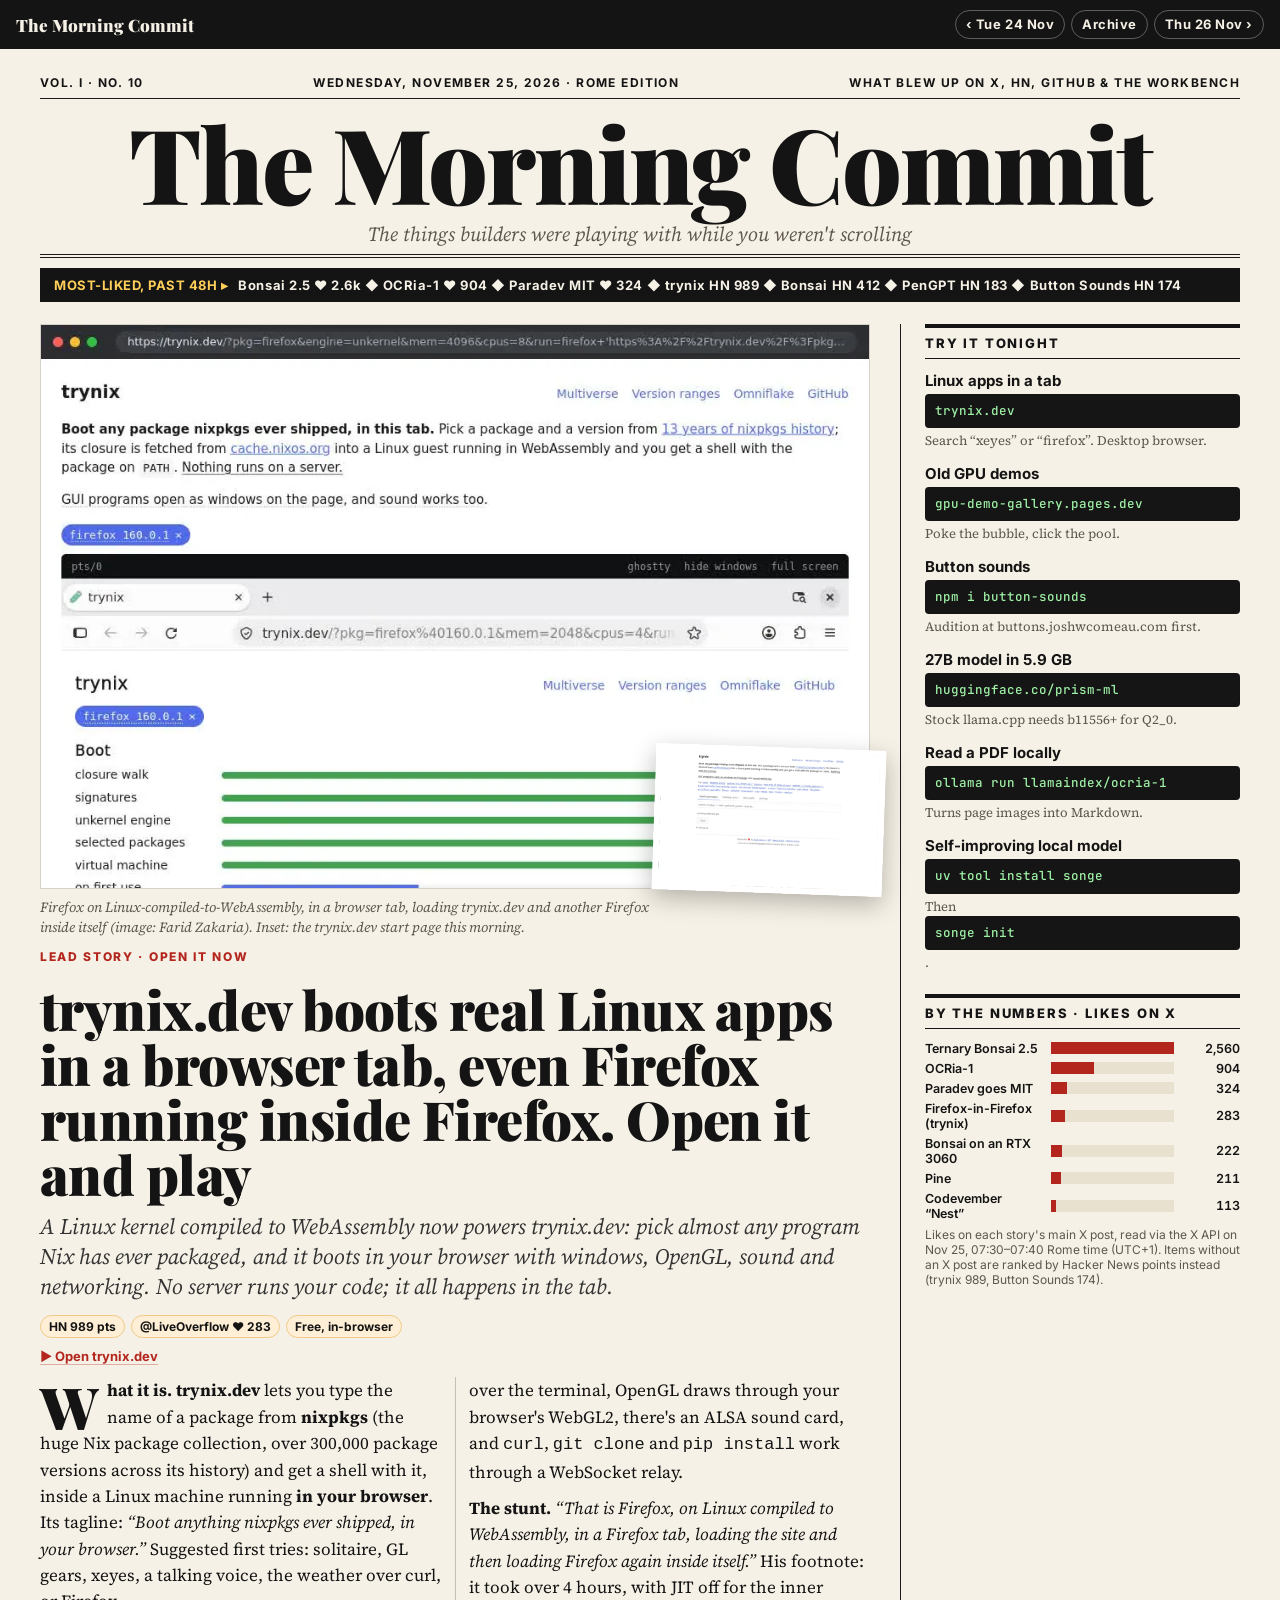
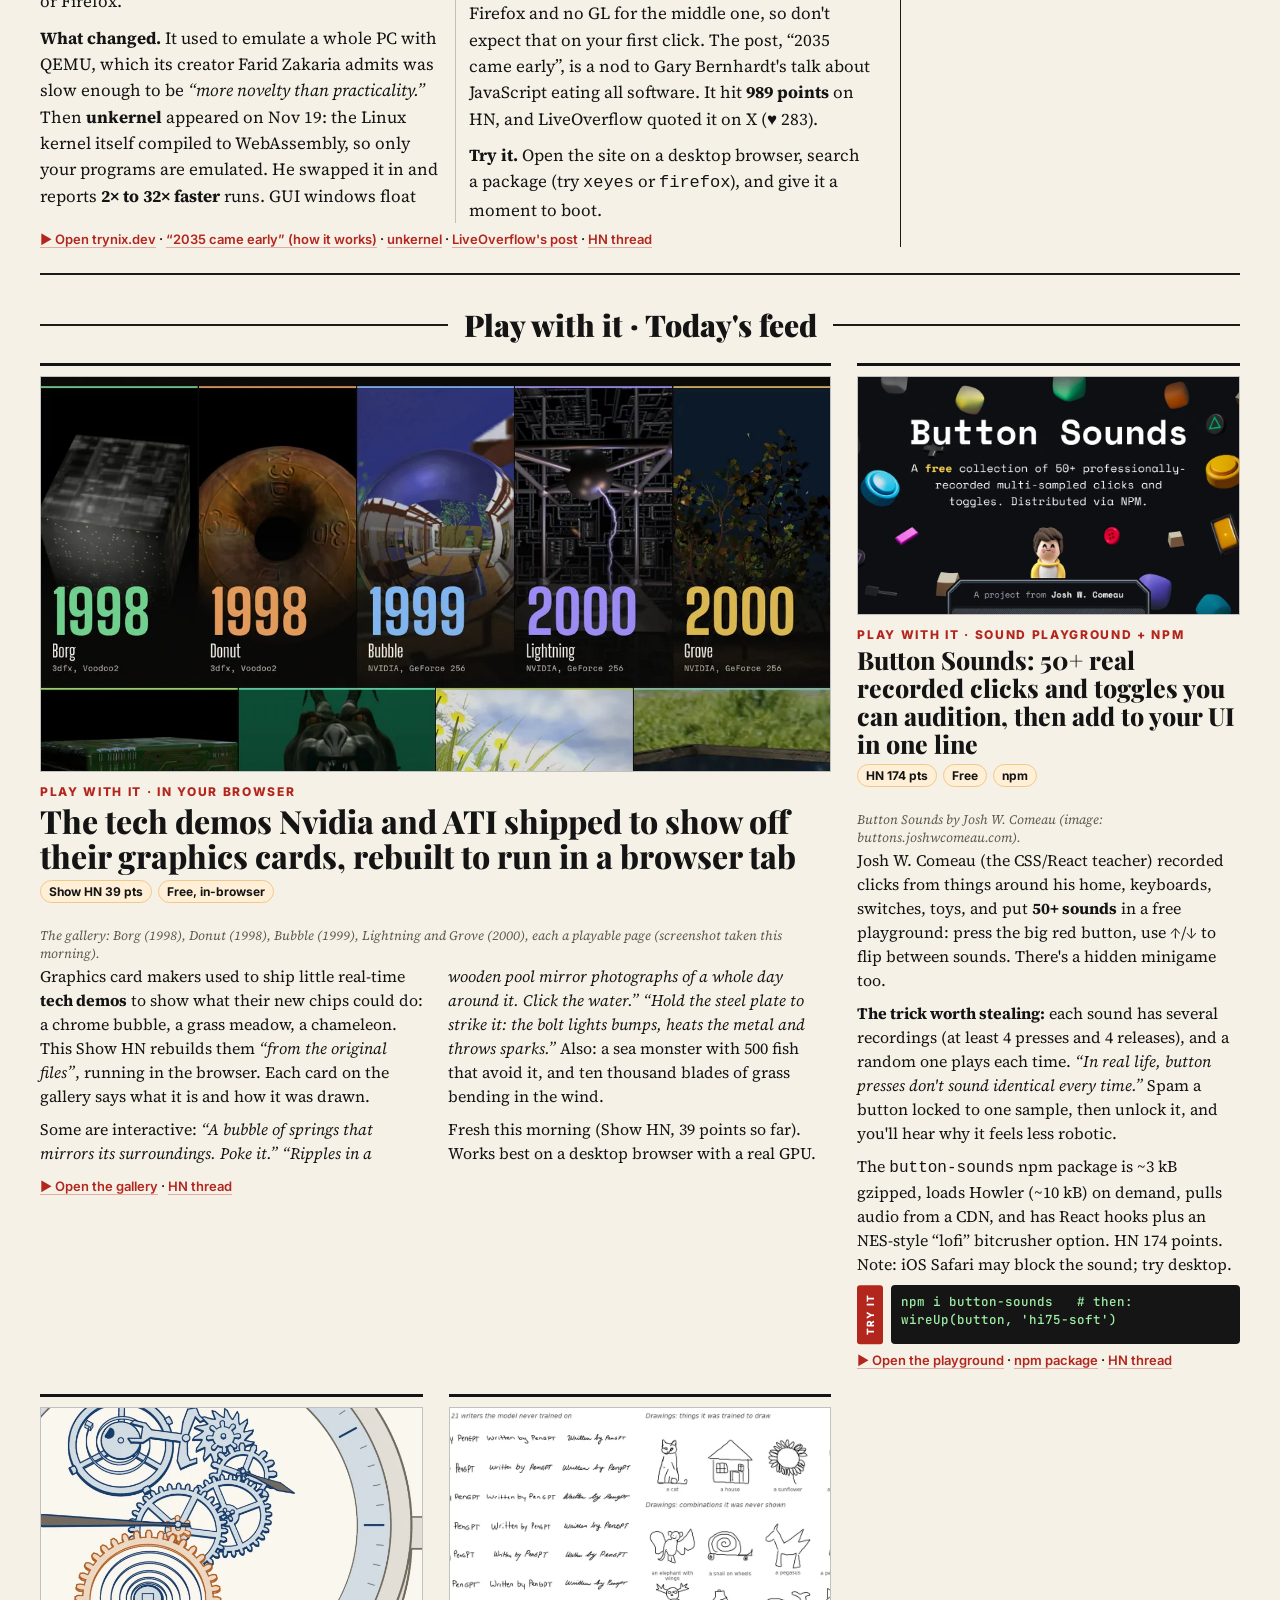
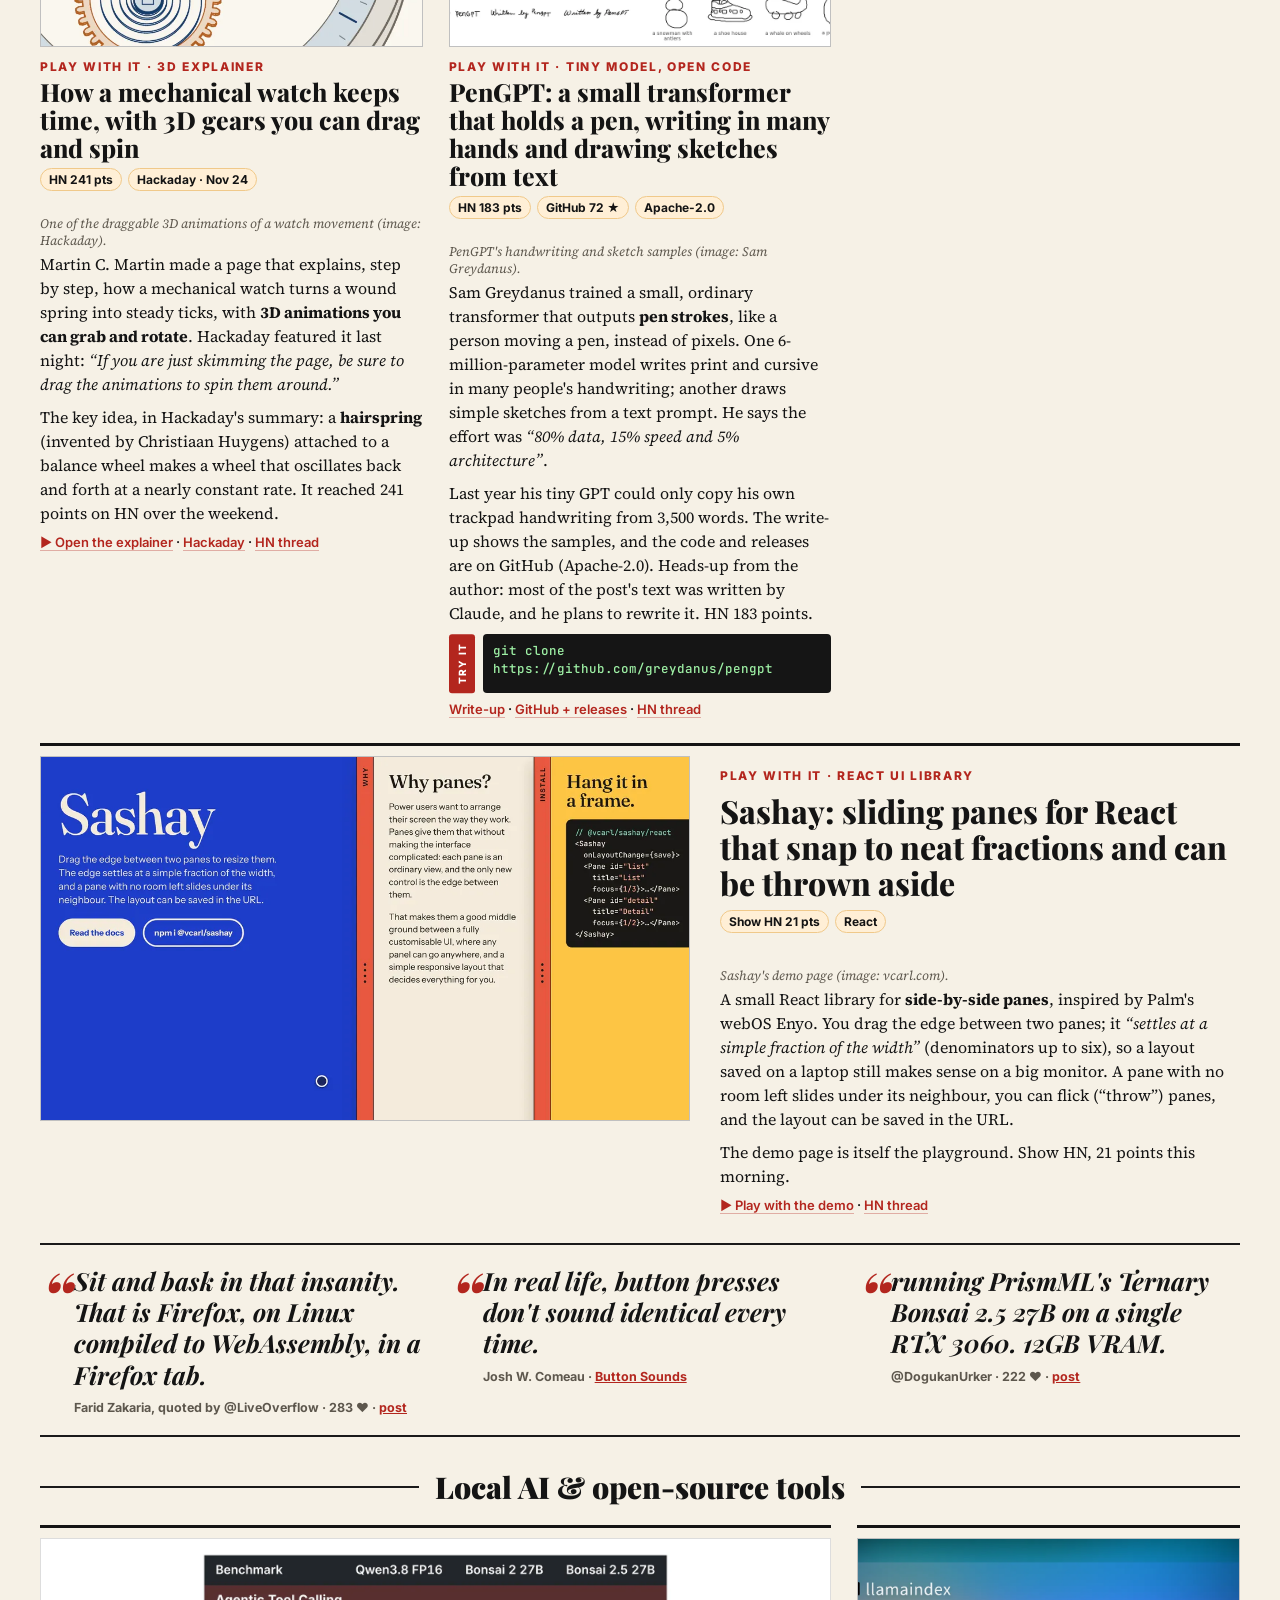
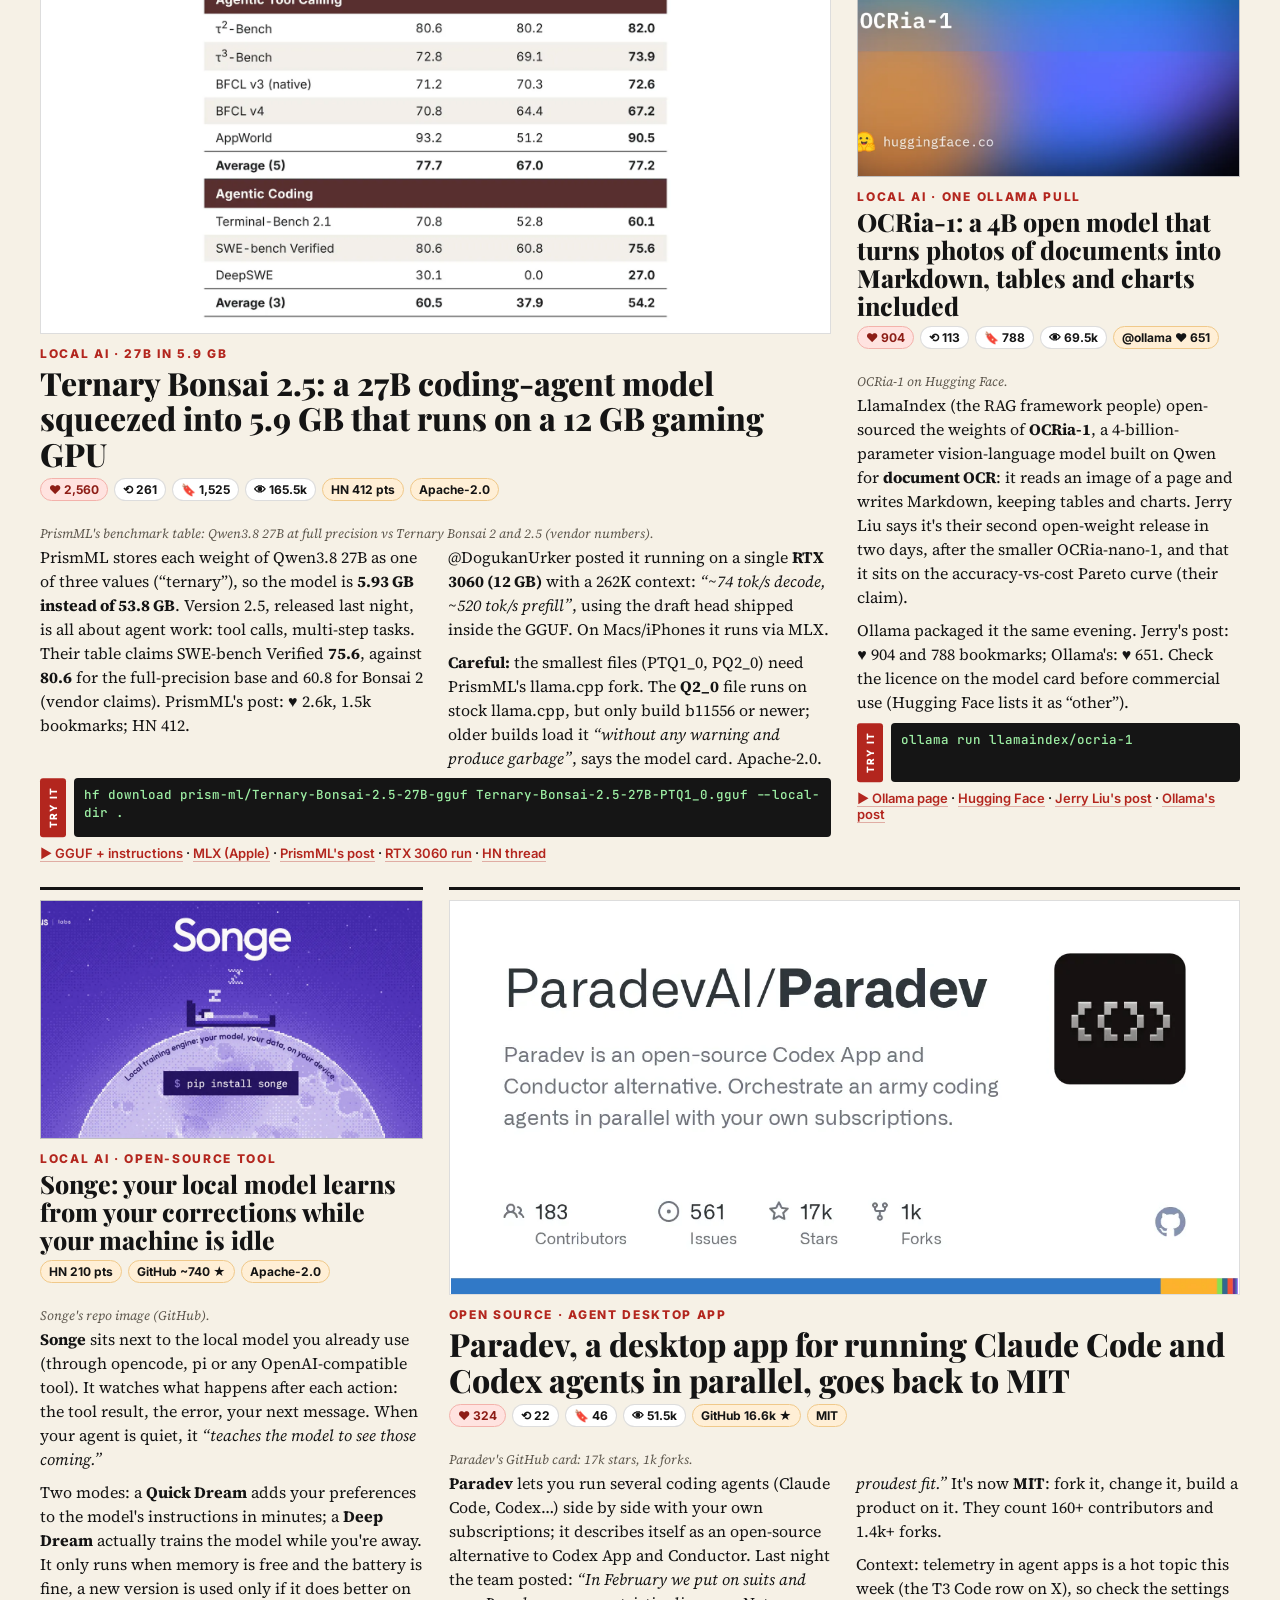
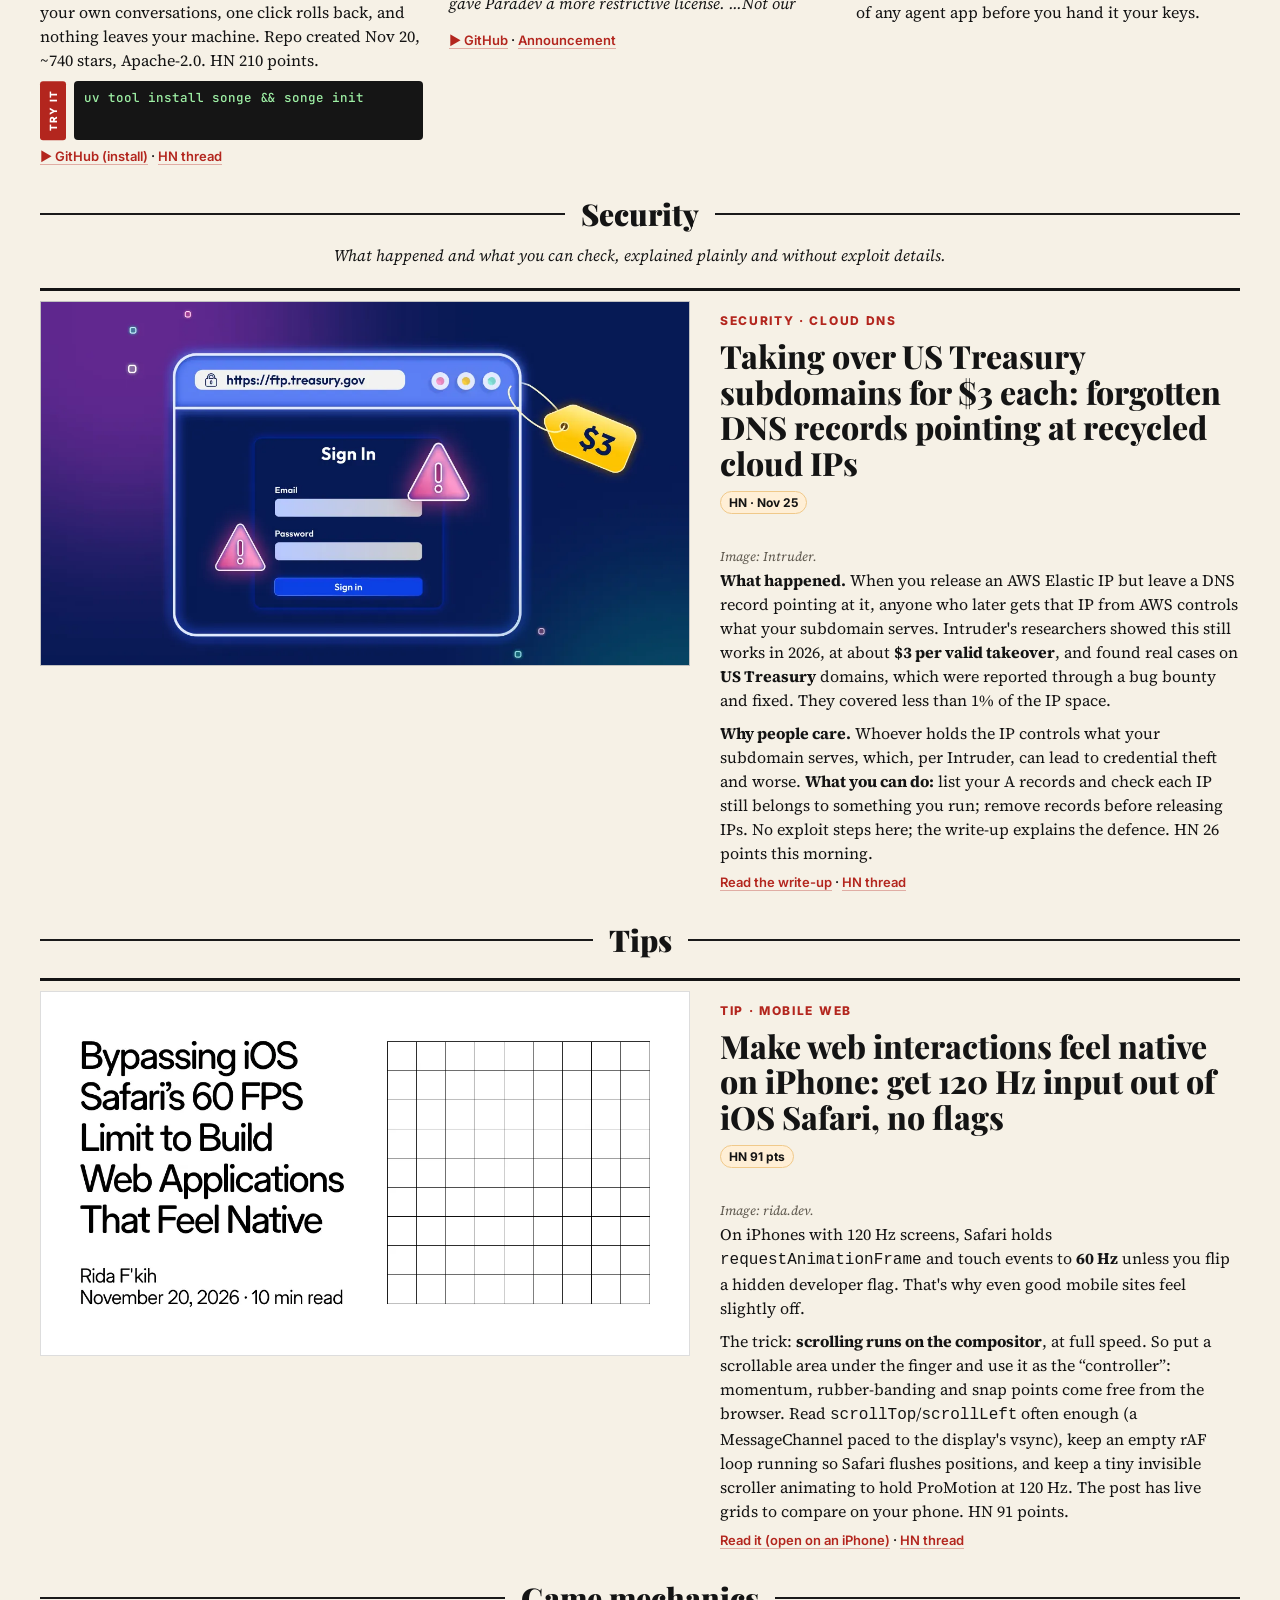
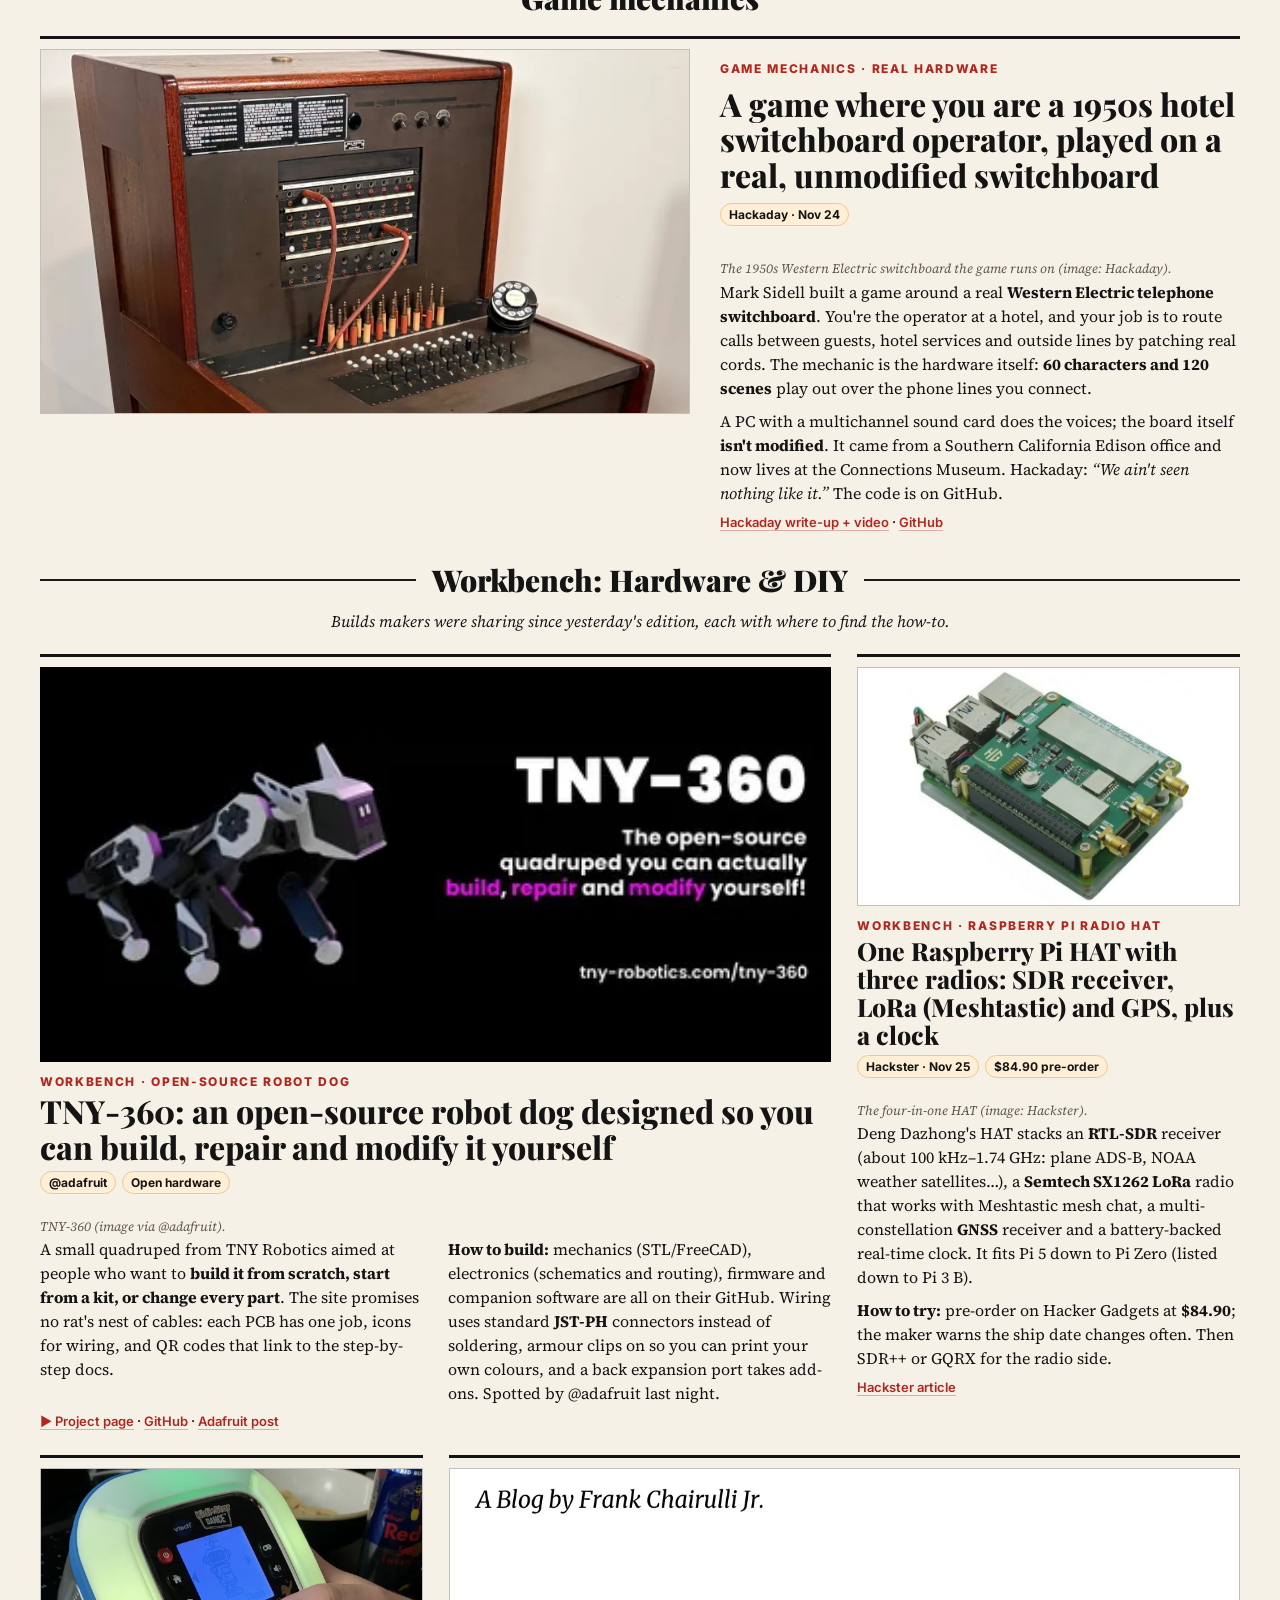
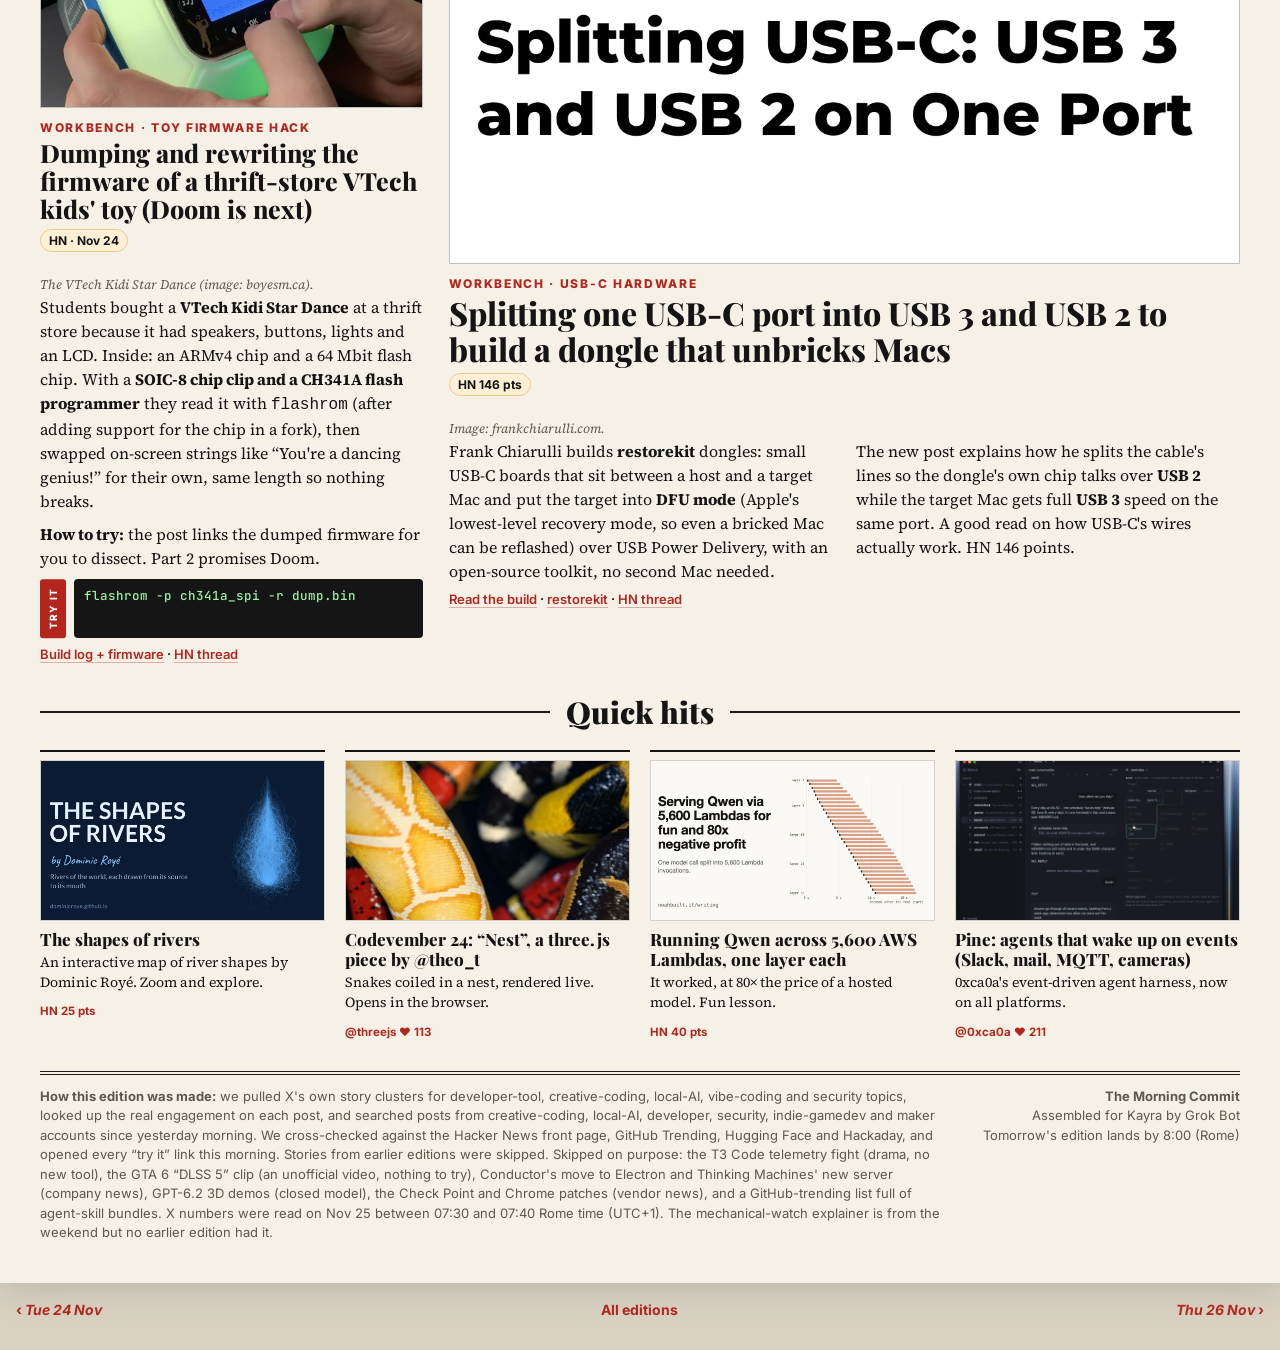
<file: editions/2026-11-25/index.html>
<!doctype html><html lang="en"><head><meta charset="utf-8"><meta name="viewport" content="width=device-width,initial-scale=1,viewport-fit=cover">
<title>The Morning Commit, Wednesday, November 25, 2026</title>
<meta name="description" content="A Linux kernel compiled to WebAssembly now powers trynix.dev: pick almost any program Nix has ever packaged, and it boots in your browser with windows, OpenGL, sound and networking. No server runs your code; it all happens in the tab.">
<meta name="mc:lead" content="trynix.dev boots real Linux apps in a browser tab, even Firefox running inside Firefox. Open it and play">
<meta name="mc:deck" content="A Linux kernel compiled to WebAssembly now powers trynix.dev: pick almost any program Nix has ever packaged, and it boots in your browser with windows, OpenGL, sound and networking. No server runs your code; it all happens in the tab.">
<meta name="mc:thumb" content="img/trynix_crop.webp">
<link rel="preconnect" href="https://fonts.googleapis.com"><link rel="preconnect" href="https://fonts.gstatic.com" crossorigin><link href="https://fonts.googleapis.com/css2?family=Playfair+Display:ital,wght@0,700;0,900;1,700&family=Source+Serif+4:ital,opsz,wght@0,8..60,400;0,8..60,600;1,8..60,400&family=Inter:wght@500;700;800&family=JetBrains+Mono:wght@500&display=swap" rel="stylesheet">
<link rel="stylesheet" href="../../assets/style.css?v=1795761801">
<style>
.wb-intro{text-align:center;font-style:italic;margin:-8px auto 22px;max-width:640px}
.section.sub{font-size:22px;margin-top:34px}
#bonsai .ph>img:first-child,#paradev .ph>img:first-child,#ios120 .ph>img:first-child,#tny360 .ph>img:first-child{object-fit:contain;background:#fff}
#tny360 .ph>img:first-child{background:#000}
.lead .hero .chart{width:34%}
</style>
<meta name="mc:built" content="1795761801">
<!--mc:head-->
<meta name="theme-color" content="#141414">
<meta name="color-scheme" content="light">
<link rel="manifest" href="../../manifest.webmanifest">
<link rel="icon" type="image/png" sizes="48x48" href="../../assets/icons/favicon-48.png">
<link rel="icon" type="image/png" sizes="192x192" href="../../assets/icons/icon-192.png">
<link rel="apple-touch-icon" href="../../assets/icons/apple-touch-icon.png">
<meta name="apple-mobile-web-app-capable" content="yes">
<meta name="mobile-web-app-capable" content="yes">
<meta name="apple-mobile-web-app-status-bar-style" content="black-translucent">
<meta name="apple-mobile-web-app-title" content="Morning Commit">
<meta property="og:title" content="The Morning Commit · Wednesday, November 25, 2026">
<meta property="og:description" content="trynix.dev boots real Linux apps in a browser tab, even Firefox running inside Firefox. Open it and play">
<meta property="og:image" content="https://kayraucklnc.github.io/morning-commit/editions/2026-11-25/img/_thumb.webp">
<script>if(matchMedia("(max-width:760px)").matches)document.documentElement.classList.add("mc-phone");</script>
<script defer src="../../assets/app.js?v=1795761801"></script>
<!--/mc:head-->
</head>
<body><!--mc:nav--><nav class="mcnav"><div class="in"><a class="home" href="../../">The Morning Commit</a><div class="pn"><a href="../../editions/2026-11-24/" rel="prev" aria-label="Older edition">‹ <i class="lbl">Tue 24 Nov</i></a><a href="../../archive/">Archive</a><a href="../../editions/2026-11-26/" rel="next" aria-label="Newer edition"><i class="lbl">Thu 26 Nov</i> ›</a></div></div></nav><!--/mc:nav--><div class="paper">
<div class="topline"><span>Vol. I · No. 10</span><span>Wednesday, November 25, 2026 · Rome edition</span><span>What blew up on X, HN, GitHub &amp; the workbench</span></div>
<header class="mast"><h1>The Morning Commit</h1><div class="tag">The things builders were playing with while you weren't scrolling</div></header>
<div class="ticker"><b>MOST-LIKED, PAST 48H ▸</b>Bonsai 2.5 ♥ 2.6k ◆ OCRia-1 ♥ 904 ◆ Paradev MIT ♥ 324 ◆ trynix HN 989 ◆ Bonsai HN 412 ◆ PenGPT HN 183 ◆ Button Sounds HN 174</div>
<nav class="liked" aria-label="Most-liked in the past 48 hours"><div class="liked-label">Most-liked, past 48h</div><div class="liked-track"><a class="chip" href="#trynix"><img src="img/trynix_crop.webp" alt=""><span class="chip-t">trynix</span><span class="chip-n">HN 989</span></a><a class="chip" href="#bonsai"><img src="img/bonsai.webp" alt=""><span class="chip-t">Bonsai 2.5</span><span class="chip-n">♥ 2.6k</span></a><a class="chip" href="#ocria"><img src="img/ocria.webp" alt=""><span class="chip-t">OCRia-1</span><span class="chip-n">♥ 904</span></a><a class="chip" href="#buttons"><img src="img/buttons.webp" alt=""><span class="chip-t">Button Sounds</span><span class="chip-n">HN 174</span></a><a class="chip" href="#paradev"><img src="img/paradev.webp" alt=""><span class="chip-t">Paradev</span><span class="chip-n">♥ 324</span></a></div></nav>

<section class="lead" id="trynix">
 <div>
  <figure class="hero"><img class="main" src="img/trynix_crop.webp" alt="Firefox running inside trynix.dev, loading trynix.dev and Firefox again inside itself"><img class="chart" src="img/trynix_home.webp" alt="The trynix.dev start page"><figcaption>Firefox on Linux-compiled-to-WebAssembly, in a browser tab, loading trynix.dev and another Firefox inside itself (image: Farid Zakaria). Inset: the trynix.dev start page this morning.</figcaption></figure>
  <div class="kicker">Lead story · Open it now</div>
  <h2>trynix.dev boots real Linux apps in a browser tab, even Firefox running inside Firefox. Open it and play</h2>
  <p class="hook">Solitaire, GL gears, xeyes, curl, even Firefox: real Linux programs, in a tab.</p>
  <p class="deck">A Linux kernel compiled to WebAssembly now powers trynix.dev: pick almost any program Nix has ever packaged, and it boots in your browser with windows, OpenGL, sound and networking. No server runs your code; it all happens in the tab.</p>
  <div class="badges"><span class="b ex">HN 989 pts</span><span class="b ex">@LiveOverflow ♥ 283</span><span class="b ex">Free, in-browser</span></div>
  <p class="links" style="margin-top:10px"><a href="https://trynix.dev/"><b>▶ Open trynix.dev</b></a></p>
  <details class="more lead-more">
  <summary>Read the story</summary>
  <div class="cols">
   <p><b>What it is.</b> <b>trynix.dev</b> lets you type the name of a package from <b>nixpkgs</b> (the huge Nix package collection, over 300,000 package versions across its history) and get a shell with it, inside a Linux machine running <b>in your browser</b>. Its tagline: <i>“Boot anything nixpkgs ever shipped, in your browser.”</i> Suggested first tries: solitaire, GL gears, xeyes, a talking voice, the weather over curl, or Firefox.</p>
   <p><b>What changed.</b> It used to emulate a whole PC with QEMU, which its creator Farid Zakaria admits was slow enough to be <i>“more novelty than practicality.”</i> Then <b>unkernel</b> appeared on Nov 19: the Linux kernel itself compiled to WebAssembly, so only your programs are emulated. He swapped it in and reports <b>2× to 32× faster</b> runs. GUI windows float over the terminal, OpenGL draws through your browser's WebGL2, there's an ALSA sound card, and <code>curl</code>, <code>git clone</code> and <code>pip install</code> work through a WebSocket relay.</p>
   <p><b>The stunt.</b> <i>“That is Firefox, on Linux compiled to WebAssembly, in a Firefox tab, loading the site and then loading Firefox again inside itself.”</i> His footnote: it took over 4 hours, with JIT off for the inner Firefox and no GL for the middle one, so don't expect that on your first click. The post, “2035 came early”, is a nod to Gary Bernhardt's talk about JavaScript eating all software. It hit <b>989 points</b> on HN, and LiveOverflow quoted it on X (♥ 283).</p>
   <p><b>Try it.</b> Open the site on a desktop browser, search a package (try <code>xeyes</code> or <code>firefox</code>), and give it a moment to boot.</p>
  </div>
  <div class="links"><a href="https://trynix.dev/">▶ Open trynix.dev</a> · <a href="https://fzakaria.com/2026/11/23/2035-came-early">“2035 came early” (how it works)</a> · <a href="https://unkernel.dev">unkernel</a> · <a href="https://x.com/LiveOverflow/status/2125362067628806347">LiveOverflow&#x27;s post</a> · <a href="https://news.ycombinator.com/item?id=50624497">HN thread</a></div>
  </details>
 </div>
 <aside class="side">
  <details class="more side-more">
  <summary>Try it tonight</summary>
  <div class="boxh">Try it tonight</div>
  <div class="try"><ul>
   <li><b>Linux apps in a tab</b><code>trynix.dev</code><small>Search “xeyes” or “firefox”. Desktop browser.</small></li>
   <li><b>Old GPU demos</b><code>gpu-demo-gallery.pages.dev</code><small>Poke the bubble, click the pool.</small></li>
   <li><b>Button sounds</b><code>npm i button-sounds</code><small>Audition at buttons.joshwcomeau.com first.</small></li>
   <li><b>27B model in 5.9 GB</b><code>huggingface.co/prism-ml</code><small>Stock llama.cpp needs b11556+ for Q2_0.</small></li>
   <li><b>Read a PDF locally</b><code>ollama run llamaindex/ocria-1</code><small>Turns page images into Markdown.</small></li>
   <li><b>Self-improving local model</b><code>uv tool install songe</code><small>Then <code>songe init</code>.</small></li>
  </ul></div>
  <div class="numbers"><div class="boxh">By the numbers · likes on X</div><div class="bar"><span class="bl">Ternary Bonsai 2.5</span><span class="bt"><i style="width:100.0%"></i></span><span class="bn">2,560</span></div><div class="bar"><span class="bl">OCRia-1</span><span class="bt"><i style="width:35.3%"></i></span><span class="bn">904</span></div><div class="bar"><span class="bl">Paradev goes MIT</span><span class="bt"><i style="width:12.7%"></i></span><span class="bn">324</span></div><div class="bar"><span class="bl">Firefox-in-Firefox (trynix)</span><span class="bt"><i style="width:11.1%"></i></span><span class="bn">283</span></div><div class="bar"><span class="bl">Bonsai on an RTX 3060</span><span class="bt"><i style="width:8.7%"></i></span><span class="bn">222</span></div><div class="bar"><span class="bl">Pine</span><span class="bt"><i style="width:8.2%"></i></span><span class="bn">211</span></div><div class="bar"><span class="bl">Codevember “Nest”</span><span class="bt"><i style="width:4.4%"></i></span><span class="bn">113</span></div><div class="src">Likes on each story's main X post, read via the X API on Nov 25, 07:30–07:40 Rome time (UTC+1). Items without an X post are ranked by Hacker News points instead (trynix 989, Button Sounds 174).</div></div>
  </details>
 </aside>
</section>

<div class="section">Play with it · Today's feed</div>
<div class="grid">
 <article class="card wide" id="gpudemos"><figure><div class="ph"><img src="img/gpudemo.webp" alt=""></div></figure><div class="kicker">Play with it · in your browser</div><h3>The tech demos Nvidia and ATI shipped to show off their graphics cards, rebuilt to run in a browser tab</h3><p class="hook">1998–2000s GPU showpieces you can poke: a bubble, a sea monster, a wooden pool.</p><div class="badges"><span class="b ex">Show HN 39 pts</span><span class="b ex">Free, in-browser</span></div><details class="more"><summary>Read the story</summary><figcaption>The gallery: Borg (1998), Donut (1998), Bubble (1999), Lightning and Grove (2000), each a playable page (screenshot taken this morning).</figcaption><div class="txt"><p>Graphics card makers used to ship little real-time <b>tech demos</b> to show what their new chips could do: a chrome bubble, a grass meadow, a chameleon. This Show HN rebuilds them <i>“from the original files”</i>, running in the browser. Each card on the gallery says what it is and how it was drawn.</p><p>Some are interactive: <i>“A bubble of springs that mirrors its surroundings. Poke it.”</i> <i>“Ripples in a wooden pool mirror photographs of a whole day around it. Click the water.”</i> <i>“Hold the steel plate to strike it: the bolt lights bumps, heats the metal and throws sparks.”</i> Also: a sea monster with 500 fish that avoid it, and ten thousand blades of grass bending in the wind.</p><p>Fresh this morning (Show HN, 39 points so far). Works best on a desktop browser with a real GPU.</p></div><div class="links"><a href="https://gpu-demo-gallery.pages.dev/">▶ Open the gallery</a> · <a href="https://news.ycombinator.com/item?id=50638503">HN thread</a></div></details></article>
 <article class="card" id="buttons"><figure><div class="ph"><img src="img/buttons.webp" alt=""></div></figure><div class="kicker">Play with it · sound playground + npm</div><h3>Button Sounds: 50+ real recorded clicks and toggles you can audition, then add to your UI in one line</h3><p class="hook">Press the big red button, pick a “thocky” keyboard, then npm install it.</p><div class="badges"><span class="b ex">HN 174 pts</span><span class="b ex">Free</span><span class="b ex">npm</span></div><details class="more"><summary>Read the story</summary><figcaption>Button Sounds by Josh W. Comeau (image: buttons.joshwcomeau.com).</figcaption><div class="txt"><p>Josh W. Comeau (the CSS/React teacher) recorded clicks from things around his home, keyboards, switches, toys, and put <b>50+ sounds</b> in a free playground: press the big red button, use ↑/↓ to flip between sounds. There's a hidden minigame too.</p><p><b>The trick worth stealing:</b> each sound has several recordings (at least 4 presses and 4 releases), and a random one plays each time. <i>“In real life, button presses don't sound identical every time.”</i> Spam a button locked to one sample, then unlock it, and you'll hear why it feels less robotic.</p><p>The <code>button-sounds</code> npm package is ~3 kB gzipped, loads Howler (~10 kB) on demand, pulls audio from a CDN, and has React hooks plus an NES-style “lofi” bitcrusher option. HN 174 points. Note: iOS Safari may block the sound; try desktop.</p></div><div class="tryit"><span>TRY IT</span><code>npm i button-sounds   # then: wireUp(button, &#x27;hi75-soft&#x27;)</code></div><div class="links"><a href="https://buttons.joshwcomeau.com/">▶ Open the playground</a> · <a href="https://www.npmjs.com/package/button-sounds">npm package</a> · <a href="https://news.ycombinator.com/item?id=50638032">HN thread</a></div></details></article>
 <article class="card" id="watch"><figure><div class="ph"><img src="img/watch.webp" alt=""></div></figure><div class="kicker">Play with it · 3D explainer</div><h3>How a mechanical watch keeps time, with 3D gears you can drag and spin</h3><p class="hook">Mainspring, escapement, hairspring: spin each part around until it clicks.</p><div class="badges"><span class="b ex">HN 241 pts</span><span class="b ex">Hackaday · Nov 24</span></div><details class="more"><summary>Read the story</summary><figcaption>One of the draggable 3D animations of a watch movement (image: Hackaday).</figcaption><div class="txt"><p>Martin C. Martin made a page that explains, step by step, how a mechanical watch turns a wound spring into steady ticks, with <b>3D animations you can grab and rotate</b>. Hackaday featured it last night: <i>“If you are just skimming the page, be sure to drag the animations to spin them around.”</i></p><p>The key idea, in Hackaday's summary: a <b>hairspring</b> (invented by Christiaan Huygens) attached to a balance wheel makes a wheel that oscillates back and forth at a nearly constant rate. It reached 241 points on HN over the weekend.</p></div><div class="links"><a href="https://martincmartin.github.io/slidev-stem/watches/article/1/">▶ Open the explainer</a> · <a href="https://hackaday.com/2026/11/24/watch-this-virtual-mechanical-watch-do-its-thing/">Hackaday</a> · <a href="https://news.ycombinator.com/item?id=50599458">HN thread</a></div></details></article>
 <article class="card" id="pengpt"><figure><div class="ph"><img src="img/pengpt.webp" alt=""></div></figure><div class="kicker">Play with it · tiny model, open code</div><h3>PenGPT: a small transformer that holds a pen, writing in many hands and drawing sketches from text</h3><p class="hook">Pen strokes, not pixels: a 6M-parameter model that writes print and cursive.</p><div class="badges"><span class="b ex">HN 183 pts</span><span class="b ex">GitHub 72 ★</span><span class="b ex">Apache-2.0</span></div><details class="more"><summary>Read the story</summary><figcaption>PenGPT&#x27;s handwriting and sketch samples (image: Sam Greydanus).</figcaption><div class="txt"><p>Sam Greydanus trained a small, ordinary transformer that outputs <b>pen strokes</b>, like a person moving a pen, instead of pixels. One 6-million-parameter model writes print and cursive in many people's handwriting; another draws simple sketches from a text prompt. He says the effort was <i>“80% data, 15% speed and 5% architecture”</i>.</p><p>Last year his tiny GPT could only copy his own trackpad handwriting from 3,500 words. The write-up shows the samples, and the code and releases are on GitHub (Apache-2.0). Heads-up from the author: most of the post's text was written by Claude, and he plans to rewrite it. HN 183 points.</p></div><div class="tryit"><span>TRY IT</span><code>git clone https://github.com/greydanus/pengpt</code></div><div class="links"><a href="https://greydanus.github.io/2026/11/12/pengpt/">Write-up</a> · <a href="https://github.com/greydanus/pengpt">GitHub + releases</a> · <a href="https://news.ycombinator.com/item?id=50637056">HN thread</a></div></details></article>
 <article class="card full" id="sashay"><figure><div class="ph"><img src="img/sashay.webp" alt=""></div></figure><div class="kicker">Play with it · React UI library</div><h3>Sashay: sliding panes for React that snap to neat fractions and can be thrown aside</h3><p class="hook">Drag the edge between panes; it settles on halves, thirds and sixths.</p><div class="badges"><span class="b ex">Show HN 21 pts</span><span class="b ex">React</span></div><details class="more"><summary>Read the story</summary><figcaption>Sashay&#x27;s demo page (image: vcarl.com).</figcaption><div class="txt"><p>A small React library for <b>side-by-side panes</b>, inspired by Palm's webOS Enyo. You drag the edge between two panes; it <i>“settles at a simple fraction of the width”</i> (denominators up to six), so a layout saved on a laptop still makes sense on a big monitor. A pane with no room left slides under its neighbour, you can flick (“throw”) panes, and the layout can be saved in the URL.</p><p>The demo page is itself the playground. Show HN, 21 points this morning.</p></div><div class="links"><a href="https://vcarl.com/sashay/">▶ Play with the demo</a> · <a href="https://news.ycombinator.com/item?id=50637936">HN thread</a></div></details></article>
</div>

<details class="more quotes-more">
 <summary>Quotes from today</summary>
<div class="pull">
 <blockquote>Sit and bask in that insanity. That is Firefox, on Linux compiled to WebAssembly, in a Firefox tab.<cite>Farid Zakaria, quoted by @LiveOverflow · 283 ♥ · <a href="https://x.com/LiveOverflow/status/2125362067628806347">post</a></cite></blockquote>
 <blockquote>In real life, button presses don't sound identical every time.<cite>Josh W. Comeau · <a href="https://buttons.joshwcomeau.com/">Button Sounds</a></cite></blockquote>
 <blockquote>running PrismML's Ternary Bonsai 2.5 27B on a single RTX 3060. 12GB VRAM.<cite>@DogukanUrker · 222 ♥ · <a href="https://x.com/DogukanUrker/status/2125316772676980825">post</a></cite></blockquote>
</div>
</details>

<div class="section">Local AI &amp; open-source tools</div>
<div class="grid">
 <article class="card wide" id="bonsai"><figure><div class="ph"><img src="img/bonsai.webp" alt=""></div></figure><div class="kicker">Local AI · 27B in 5.9 GB</div><h3>Ternary Bonsai 2.5: a 27B coding-agent model squeezed into 5.9 GB that runs on a 12 GB gaming GPU</h3><p class="hook">9× smaller than full size. One user gets ~74 tokens/s on an RTX 3060.</p><div class="badges"><span class="b like">♥ 2,560</span><span class="b rt">⟲ 261</span><span class="b sv">🔖 1,525</span><span class="b vw">👁 165.5k</span><span class="b ex">HN 412 pts</span><span class="b ex">Apache-2.0</span></div><details class="more"><summary>Read the story</summary><figcaption>PrismML&#x27;s benchmark table: Qwen3.8 27B at full precision vs Ternary Bonsai 2 and 2.5 (vendor numbers).</figcaption><div class="txt"><p>PrismML stores each weight of Qwen3.8 27B as one of three values (“ternary”), so the model is <b>5.93 GB instead of 53.8 GB</b>. Version 2.5, released last night, is all about agent work: tool calls, multi-step tasks. Their table claims SWE-bench Verified <b>75.6</b>, against <b>80.6</b> for the full-precision base and 60.8 for Bonsai 2 (vendor claims). PrismML's post: ♥ 2.6k, 1.5k bookmarks; HN 412.</p><p>@DogukanUrker posted it running on a single <b>RTX 3060 (12 GB)</b> with a 262K context: <i>“~74 tok/s decode, ~520 tok/s prefill”</i>, using the draft head shipped inside the GGUF. On Macs/iPhones it runs via MLX.</p><p><b>Careful:</b> the smallest files (PTQ1_0, PQ2_0) need PrismML's llama.cpp fork. The <b>Q2_0</b> file runs on stock llama.cpp, but only build b11556 or newer; older builds load it <i>“without any warning and produce garbage”</i>, says the model card. Apache-2.0.</p></div><div class="tryit"><span>TRY IT</span><code>hf download prism-ml/Ternary-Bonsai-2.5-27B-gguf Ternary-Bonsai-2.5-27B-PTQ1_0.gguf --local-dir .</code></div><div class="links"><a href="https://huggingface.co/prism-ml/Ternary-Bonsai-2.5-27B-GGUF">▶ GGUF + instructions</a> · <a href="https://huggingface.co/prism-ml/Ternary-Bonsai-2.5-27B-mlx-2bit">MLX (Apple)</a> · <a href="https://x.com/PrismML/status/2125310762390552588">PrismML&#x27;s post</a> · <a href="https://x.com/DogukanUrker/status/2125316772676980825">RTX 3060 run</a> · <a href="https://news.ycombinator.com/item?id=50633922">HN thread</a></div></details></article>
 <article class="card" id="ocria"><figure><div class="ph"><img src="img/ocria.webp" alt=""></div></figure><div class="kicker">Local AI · one ollama pull</div><h3>OCRia-1: a 4B open model that turns photos of documents into Markdown, tables and charts included</h3><p class="hook">LlamaIndex&#x27;s PDF/scan reader, now on Ollama. Feed it the PDF you dread.</p><div class="badges"><span class="b like">♥ 904</span><span class="b rt">⟲ 113</span><span class="b sv">🔖 788</span><span class="b vw">👁 69.5k</span><span class="b ex">@ollama ♥ 651</span></div><details class="more"><summary>Read the story</summary><figcaption>OCRia-1 on Hugging Face.</figcaption><div class="txt"><p>LlamaIndex (the RAG framework people) open-sourced the weights of <b>OCRia-1</b>, a 4-billion-parameter vision-language model built on Qwen for <b>document OCR</b>: it reads an image of a page and writes Markdown, keeping tables and charts. Jerry Liu says it's their second open-weight release in two days, after the smaller OCRia-nano-1, and that it sits on the accuracy-vs-cost Pareto curve (their claim).</p><p>Ollama packaged it the same evening. Jerry's post: ♥ 904 and 788 bookmarks; Ollama's: ♥ 651. Check the licence on the model card before commercial use (Hugging Face lists it as “other”).</p></div><div class="tryit"><span>TRY IT</span><code>ollama run llamaindex/ocria-1</code></div><div class="links"><a href="https://ollama.com/llamaindex/ocria-1">▶ Ollama page</a> · <a href="https://huggingface.co/llamaindex/OCRia-1">Hugging Face</a> · <a href="https://x.com/jerryjliu0/status/2125266115874144473">Jerry Liu&#x27;s post</a> · <a href="https://x.com/ollama/status/2125317662612041819">Ollama&#x27;s post</a></div></details></article>
 <article class="card" id="songe"><figure><div class="ph"><img src="img/songe.webp" alt=""></div></figure><div class="kicker">Local AI · open-source tool</div><h3>Songe: your local model learns from your corrections while your machine is idle</h3><p class="hook">Your fixes become lessons; a new model ships only if it beats the old one.</p><div class="badges"><span class="b ex">HN 210 pts</span><span class="b ex">GitHub ~740 ★</span><span class="b ex">Apache-2.0</span></div><details class="more"><summary>Read the story</summary><figcaption>Songe&#x27;s repo image (GitHub).</figcaption><div class="txt"><p><b>Songe</b> sits next to the local model you already use (through opencode, pi or any OpenAI-compatible tool). It watches what happens after each action: the tool result, the error, your next message. When your agent is quiet, it <i>“teaches the model to see those coming.”</i></p><p>Two modes: a <b>Quick Dream</b> adds your preferences to the model's instructions in minutes; a <b>Deep Dream</b> actually trains the model while you're away. It only runs when memory is free and the battery is fine, a new version is used only if it does better on your own conversations, one click rolls back, and nothing leaves your machine. Repo created Nov 20, ~740 stars, Apache-2.0. HN 210 points.</p></div><div class="tryit"><span>TRY IT</span><code>uv tool install songe &amp;&amp; songe init</code></div><div class="links"><a href="https://github.com/sous-labs/songe">▶ GitHub (install)</a> · <a href="https://news.ycombinator.com/item?id=50629231">HN thread</a></div></details></article>
 <article class="card wide" id="paradev"><figure><div class="ph"><img src="img/paradev.webp" alt=""></div></figure><div class="kicker">Open source · agent desktop app</div><h3>Paradev, a desktop app for running Claude Code and Codex agents in parallel, goes back to MIT</h3><p class="hook">After a stricter licence in February, the 16.6k-star app is fully open again.</p><div class="badges"><span class="b like">♥ 324</span><span class="b rt">⟲ 22</span><span class="b sv">🔖 46</span><span class="b vw">👁 51.5k</span><span class="b ex">GitHub 16.6k ★</span><span class="b ex">MIT</span></div><details class="more"><summary>Read the story</summary><figcaption>Paradev&#x27;s GitHub card: 17k stars, 1k forks.</figcaption><div class="txt"><p><b>Paradev</b> lets you run several coding agents (Claude Code, Codex…) side by side with your own subscriptions; it describes itself as an open-source alternative to Codex App and Conductor. Last night the team posted: <i>“In February we put on suits and gave Paradev a more restrictive license. ...Not our proudest fit.”</i> It's now <b>MIT</b>: fork it, change it, build a product on it. They count 160+ contributors and 1.4k+ forks.</p><p>Context: telemetry in agent apps is a hot topic this week (the T3 Code row on X), so check the settings of any agent app before you hand it your keys.</p></div><div class="links"><a href="https://github.com/ParadevAI/Paradev">▶ GitHub</a> · <a href="https://x.com/ParadevAI/status/2125293469136732635">Announcement</a></div></details></article>
</div>

<div class="section" id="security">Security</div>
<p class="wb-intro">What happened and what you can check, explained plainly and without exploit details.</p>
<div class="grid"><article class="card full" id="treasury"><figure><div class="ph"><img src="img/treasury.webp" alt=""></div></figure><div class="kicker">Security · cloud DNS</div><h3>Taking over US Treasury subdomains for $3 each: forgotten DNS records pointing at recycled cloud IPs</h3><p class="hook">Delete a cloud server, forget its DNS record, and someone else can grab the IP.</p><div class="badges"><span class="b ex">HN · Nov 25</span></div><details class="more"><summary>Read the story</summary><figcaption>Image: Intruder.</figcaption><div class="txt"><p><b>What happened.</b> When you release an AWS Elastic IP but leave a DNS record pointing at it, anyone who later gets that IP from AWS controls what your subdomain serves. Intruder's researchers showed this still works in 2026, at about <b>$3 per valid takeover</b>, and found real cases on <b>US Treasury</b> domains, which were reported through a bug bounty and fixed. They covered less than 1% of the IP space.</p><p><b>Why people care.</b> Whoever holds the IP controls what your subdomain serves, which, per Intruder, can lead to credential theft and worse. <b>What you can do:</b> list your A records and check each IP still belongs to something you run; remove records before releasing IPs. No exploit steps here; the write-up explains the defence. HN 26 points this morning.</p></div><div class="links"><a href="https://www.intruder.io/research/taking-over-us-treasury-subdomains-for-3-each">Read the write-up</a> · <a href="https://news.ycombinator.com/item?id=50638478">HN thread</a></div></details></article></div>
<div class="section" id="tips">Tips</div>
<div class="grid"><article class="card full" id="ios120"><figure><div class="ph"><img src="img/ios60.webp" alt=""></div></figure><div class="kicker">Tip · mobile web</div><h3>Make web interactions feel native on iPhone: get 120 Hz input out of iOS Safari, no flags</h3><p class="hook">Safari caps JS animation at 60 Hz. Scrolling isn&#x27;t capped. Use the scroller.</p><div class="badges"><span class="b ex">HN 91 pts</span></div><details class="more"><summary>Read the story</summary><figcaption>Image: rida.dev.</figcaption><div class="txt"><p>On iPhones with 120 Hz screens, Safari holds <code>requestAnimationFrame</code> and touch events to <b>60 Hz</b> unless you flip a hidden developer flag. That's why even good mobile sites feel slightly off.</p><p>The trick: <b>scrolling runs on the compositor</b>, at full speed. So put a scrollable area under the finger and use it as the “controller”: momentum, rubber-banding and snap points come free from the browser. Read <code>scrollTop</code>/<code>scrollLeft</code> often enough (a MessageChannel paced to the display's vsync), keep an empty rAF loop running so Safari flushes positions, and keep a tiny invisible scroller animating to hold ProMotion at 120 Hz. The post has live grids to compare on your phone. HN 91 points.</p></div><div class="links"><a href="https://rida.dev/blog/bypassing-ios-safari-60-fps-limit">Read it (open on an iPhone)</a> · <a href="https://news.ycombinator.com/item?id=50637890">HN thread</a></div></details></article></div>
<div class="section" id="games">Game mechanics</div>
<div class="grid"><article class="card full" id="switchboard"><figure><div class="ph"><img src="img/switchboard.webp" alt=""></div></figure><div class="kicker">Game mechanics · real hardware</div><h3>A game where you are a 1950s hotel switchboard operator, played on a real, unmodified switchboard</h3><p class="hook">Plug real cords to connect 60 characters across 120 overheard scenes.</p><div class="badges"><span class="b ex">Hackaday · Nov 24</span></div><details class="more"><summary>Read the story</summary><figcaption>The 1950s Western Electric switchboard the game runs on (image: Hackaday).</figcaption><div class="txt"><p>Mark Sidell built a game around a real <b>Western Electric telephone switchboard</b>. You're the operator at a hotel, and your job is to route calls between guests, hotel services and outside lines by patching real cords. The mechanic is the hardware itself: <b>60 characters and 120 scenes</b> play out over the phone lines you connect.</p><p>A PC with a multichannel sound card does the voices; the board itself <b>isn't modified</b>. It came from a Southern California Edison office and now lives at the Connections Museum. Hackaday: <i>“We ain't seen nothing like it.”</i> The code is on GitHub.</p></div><div class="links"><a href="https://hackaday.com/2026/11/24/a-switchboard-operator-simulator-on-real-hardware/">Hackaday write-up + video</a> · <a href="https://github.com/marksidell/switchboard-game">GitHub</a></div></details></article></div>
<div class="section" id="workbench">Workbench: Hardware &amp; DIY</div>
<p class="wb-intro">Builds makers were sharing since yesterday's edition, each with where to find the how-to.</p>
<div class="grid"><article class="card wide" id="tny360"><figure><div class="ph"><img src="img/tny360.webp" alt=""></div></figure><div class="kicker">Workbench · open-source robot dog</div><h3>TNY-360: an open-source robot dog designed so you can build, repair and modify it yourself</h3><p class="hook">3D-printed clip-on armour, JST connectors, no soldering, all files on GitHub.</p><div class="badges"><span class="b ex">@adafruit</span><span class="b ex">Open hardware</span></div><details class="more"><summary>Read the story</summary><figcaption>TNY-360 (image via @adafruit).</figcaption><div class="txt"><p>A small quadruped from TNY Robotics aimed at people who want to <b>build it from scratch, start from a kit, or change every part</b>. The site promises no rat's nest of cables: each PCB has one job, icons for wiring, and QR codes that link to the step-by-step docs.</p><p><b>How to build:</b> mechanics (STL/FreeCAD), electronics (schematics and routing), firmware and companion software are all on their GitHub. Wiring uses standard <b>JST-PH</b> connectors instead of soldering, armour clips on so you can print your own colours, and a back expansion port takes add-ons. Spotted by @adafruit last night.</p></div><div class="links"><a href="https://tny-robotics.com/tny-360">▶ Project page</a> · <a href="https://github.com/tny-robotics">GitHub</a> · <a href="https://x.com/adafruit/status/2125360394151882898">Adafruit post</a></div></details></article><article class="card" id="pihat"><figure><div class="ph"><img src="img/hat.webp" alt=""></div></figure><div class="kicker">Workbench · Raspberry Pi radio HAT</div><h3>One Raspberry Pi HAT with three radios: SDR receiver, LoRa (Meshtastic) and GPS, plus a clock</h3><p class="hook">Scan the airwaves, chat off-grid over LoRa, log GPS. $84.90 pre-order.</p><div class="badges"><span class="b ex">Hackster · Nov 25</span><span class="b ex">$84.90 pre-order</span></div><details class="more"><summary>Read the story</summary><figcaption>The four-in-one HAT (image: Hackster).</figcaption><div class="txt"><p>Deng Dazhong's HAT stacks an <b>RTL-SDR</b> receiver (about 100 kHz–1.74 GHz: plane ADS-B, NOAA weather satellites…), a <b>Semtech SX1262 LoRa</b> radio that works with Meshtastic mesh chat, a multi-constellation <b>GNSS</b> receiver and a battery-backed real-time clock. It fits Pi 5 down to Pi Zero (listed down to Pi 3 B).</p><p><b>How to try:</b> pre-order on Hacker Gadgets at <b>$84.90</b>; the maker warns the ship date changes often. Then SDR++ or GQRX for the radio side.</p></div><div class="links"><a href="https://www.hackster.io/news/deng-dazhong-s-four-in-one-hat-adds-rtl-sdr-lora-and-gnss-radios-to-a-raspberry-pi-b86390e09b1e">Hackster article</a></div></details></article><article class="card" id="vtech"><figure><div class="ph"><img src="img/vtech.webp" alt=""></div></figure><div class="kicker">Workbench · toy firmware hack</div><h3>Dumping and rewriting the firmware of a thrift-store VTech kids&#x27; toy (Doom is next)</h3><p class="hook">A chip clip, a CH341A programmer and a hex editor. Firmware dump included.</p><div class="badges"><span class="b ex">HN · Nov 24</span></div><details class="more"><summary>Read the story</summary><figcaption>The VTech Kidi Star Dance (image: boyesm.ca).</figcaption><div class="txt"><p>Students bought a <b>VTech Kidi Star Dance</b> at a thrift store because it had speakers, buttons, lights and an LCD. Inside: an ARMv4 chip and a 64 Mbit flash chip. With a <b>SOIC-8 chip clip and a CH341A flash programmer</b> they read it with <code>flashrom</code> (after adding support for the chip in a fork), then swapped on-screen strings like “You're a dancing genius!” for their own, same length so nothing breaks.</p><p><b>How to try:</b> the post links the dumped firmware for you to dissect. Part 2 promises Doom.</p></div><div class="tryit"><span>TRY IT</span><code>flashrom -p ch341a_spi -r dump.bin</code></div><div class="links"><a href="https://boyesm.ca/vtech">Build log + firmware</a> · <a href="https://news.ycombinator.com/item?id=50627891">HN thread</a></div></details></article><article class="card wide" id="usbc"><figure><div class="ph"><img src="img/usbc.webp" alt=""></div></figure><div class="kicker">Workbench · USB-C hardware</div><h3>Splitting one USB-C port into USB 3 and USB 2 to build a dongle that unbricks Macs</h3><p class="hook">A tiny inline board that puts a Mac into recovery mode without touching it.</p><div class="badges"><span class="b ex">HN 146 pts</span></div><details class="more"><summary>Read the story</summary><figcaption>Image: frankchiarulli.com.</figcaption><div class="txt"><p>Frank Chiarulli builds <b>restorekit</b> dongles: small USB-C boards that sit between a host and a target Mac and put the target into <b>DFU mode</b> (Apple's lowest-level recovery mode, so even a bricked Mac can be reflashed) over USB Power Delivery, with an open-source toolkit, no second Mac needed.</p><p>The new post explains how he splits the cable's lines so the dongle's own chip talks over <b>USB 2</b> while the target Mac gets full <b>USB 3</b> speed on the same port. A good read on how USB-C's wires actually work. HN 146 points.</p></div><div class="links"><a href="https://www.frankchiarulli.com/blog/splitting-usb-c/">Read the build</a> · <a href="https://restorekit.org">restorekit</a> · <a href="https://news.ycombinator.com/item?id=50629106">HN thread</a></div></details></article></div>
<div class="section">Quick hits</div><div class="qgrid"><a class="qh" href="https://dominicroye.github.io/shapes-of-rivers/"><img src="img/rivers.webp" alt=""><div><b>The shapes of rivers</b><p>An interactive map of river shapes by Dominic Royé. Zoom and explore.</p><span>HN 25 pts</span></div></a><a class="qh" href="https://ttillberg.github.io/codevember-2026/24/"><img src="img/codev24.webp" alt=""><div><b>Codevember 24: “Nest”, a three.js piece by @theo_t</b><p>Snakes coiled in a nest, rendered live. Opens in the browser.</p><span>@threejs ♥ 113</span></div></a><a class="qh" href="https://noahbuilt.it/writing/qwen-on-5600-lambdas"><img src="img/lambdas.webp" alt=""><div><b>Running Qwen across 5,600 AWS Lambdas, one layer each</b><p>It worked, at 80× the price of a hosted model. Fun lesson.</p><span>HN 40 pts</span></div></a><a class="qh" href="https://pine.pmnd.re"><img src="img/pine.webp" alt=""><div><b>Pine: agents that wake up on events (Slack, mail, MQTT, cameras)</b><p>0xca0a&#x27;s event-driven agent harness, now on all platforms.</p><span>@0xca0a ♥ 211</span></div></a></div>

<footer><div><b>How this edition was made:</b> we pulled X's own story clusters for developer-tool, creative-coding, local-AI, vibe-coding and security topics, looked up the real engagement on each post, and searched posts from creative-coding, local-AI, developer, security, indie-gamedev and maker accounts since yesterday morning. We cross-checked against the Hacker News front page, GitHub Trending, Hugging Face and Hackaday, and opened every “try it” link this morning. Stories from earlier editions were skipped. Skipped on purpose: the T3 Code telemetry fight (drama, no new tool), the GTA 6 “DLSS 5” clip (an unofficial video, nothing to try), Conductor's move to Electron and Thinking Machines' new server (company news), GPT-6.2 3D demos (closed model), the Check Point and Chrome patches (vendor news), and a GitHub-trending list full of agent-skill bundles. X numbers were read on Nov 25 between 07:30 and 07:40 Rome time (UTC+1). The mechanical-watch explainer is from the weekend but no earlier edition had it.</div><div style="min-width:260px;text-align:right"><b>The Morning Commit</b><br>Assembled for Kayra by Grok Bot<br>Tomorrow's edition lands by 8:00 (Rome)</div></footer>
</div><!--mc:foot--><div class="mcfoot"><a href="../../editions/2026-11-24/" data-r="prev" aria-label="Older edition">‹ <i class="lbl">Tue 24 Nov</i></a><a href="../../archive/">All editions</a><a href="../../editions/2026-11-26/" data-r="next" aria-label="Newer edition"><i class="lbl">Thu 26 Nov</i> ›</a></div><!--/mc:foot--></body></html>
</file>
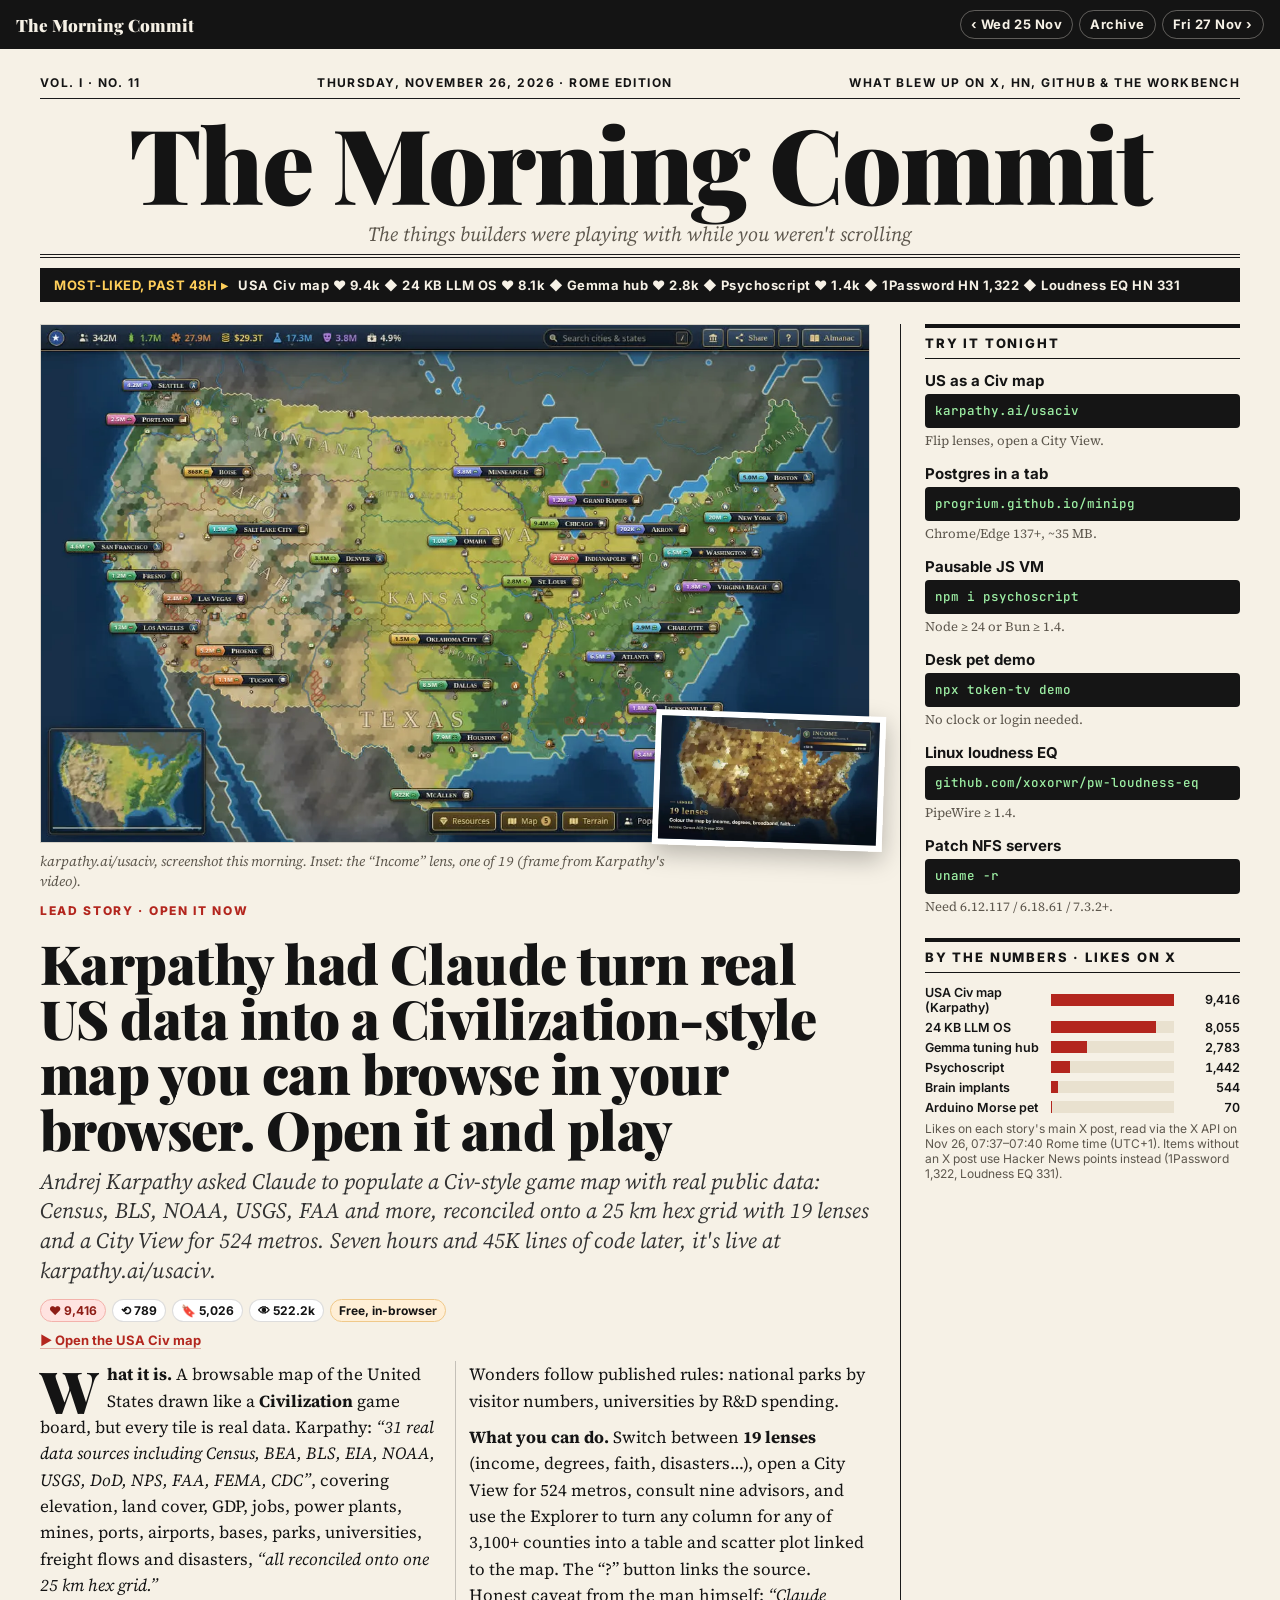
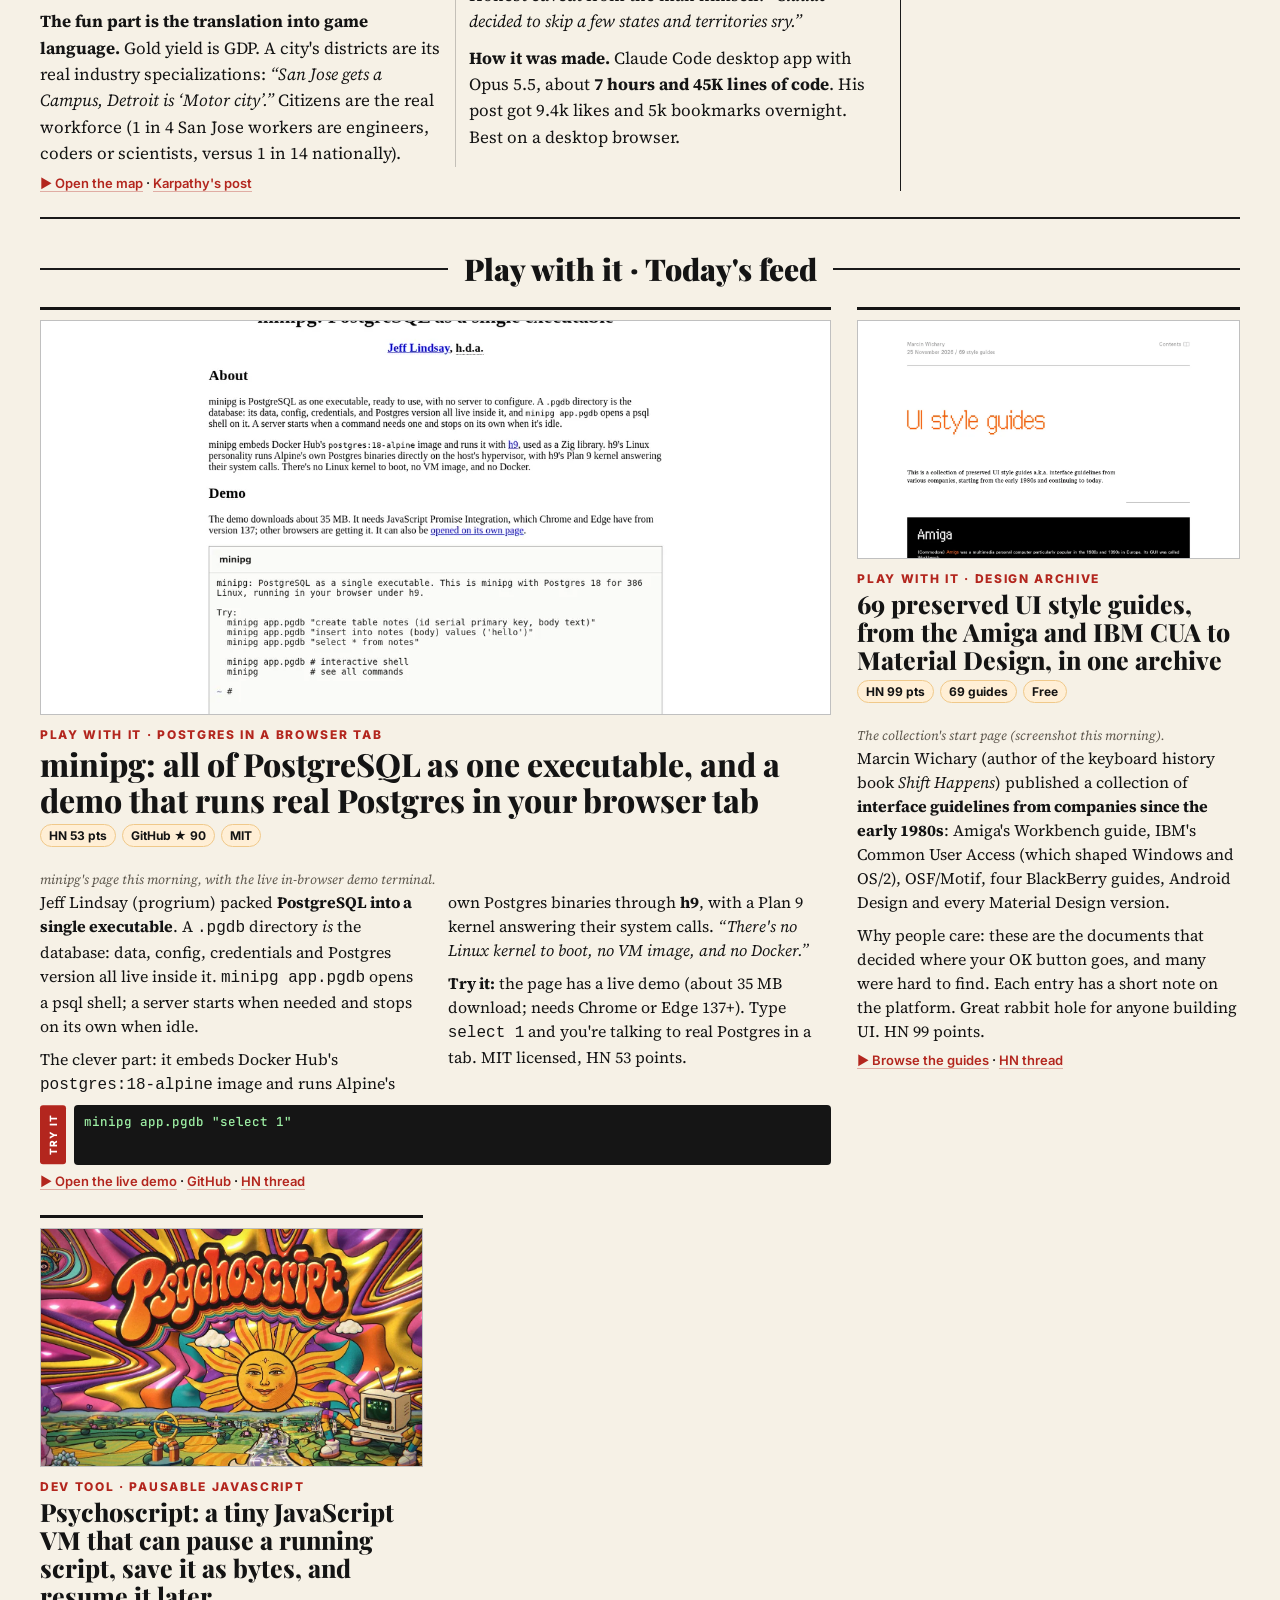
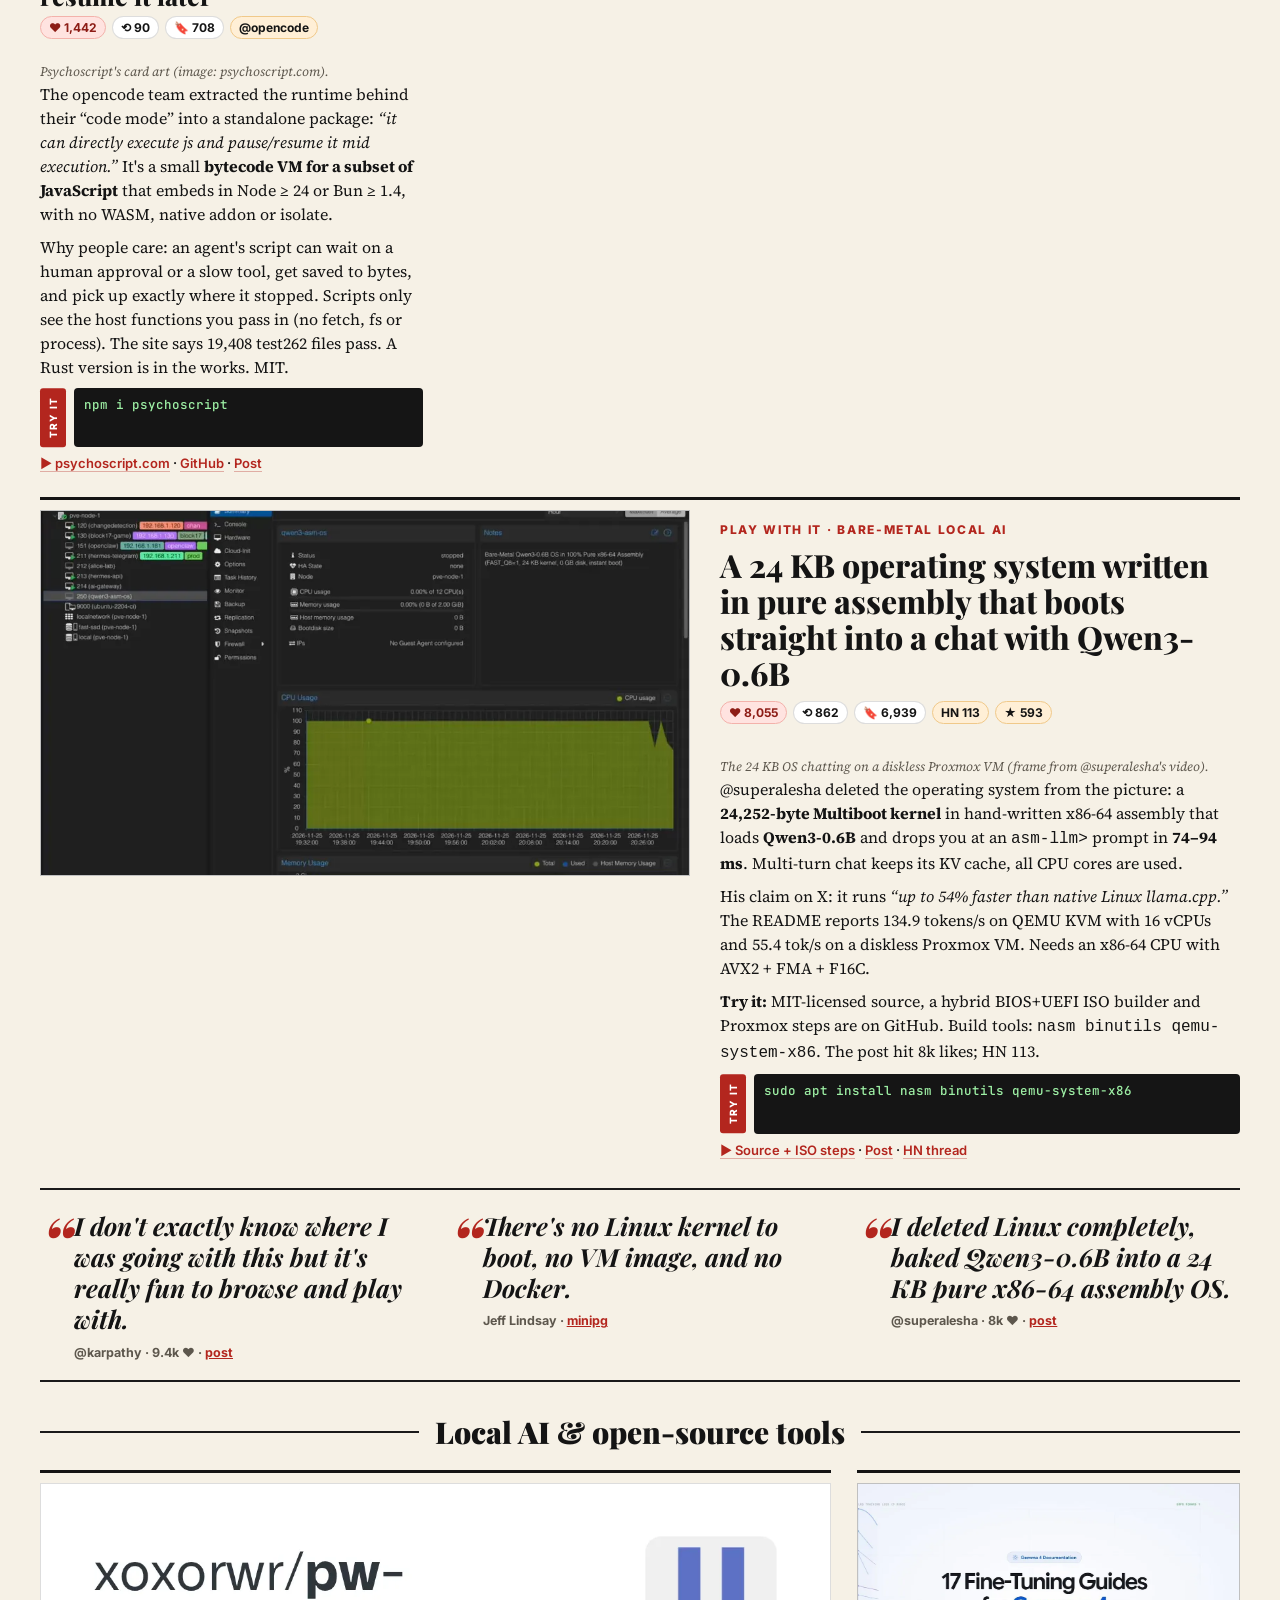
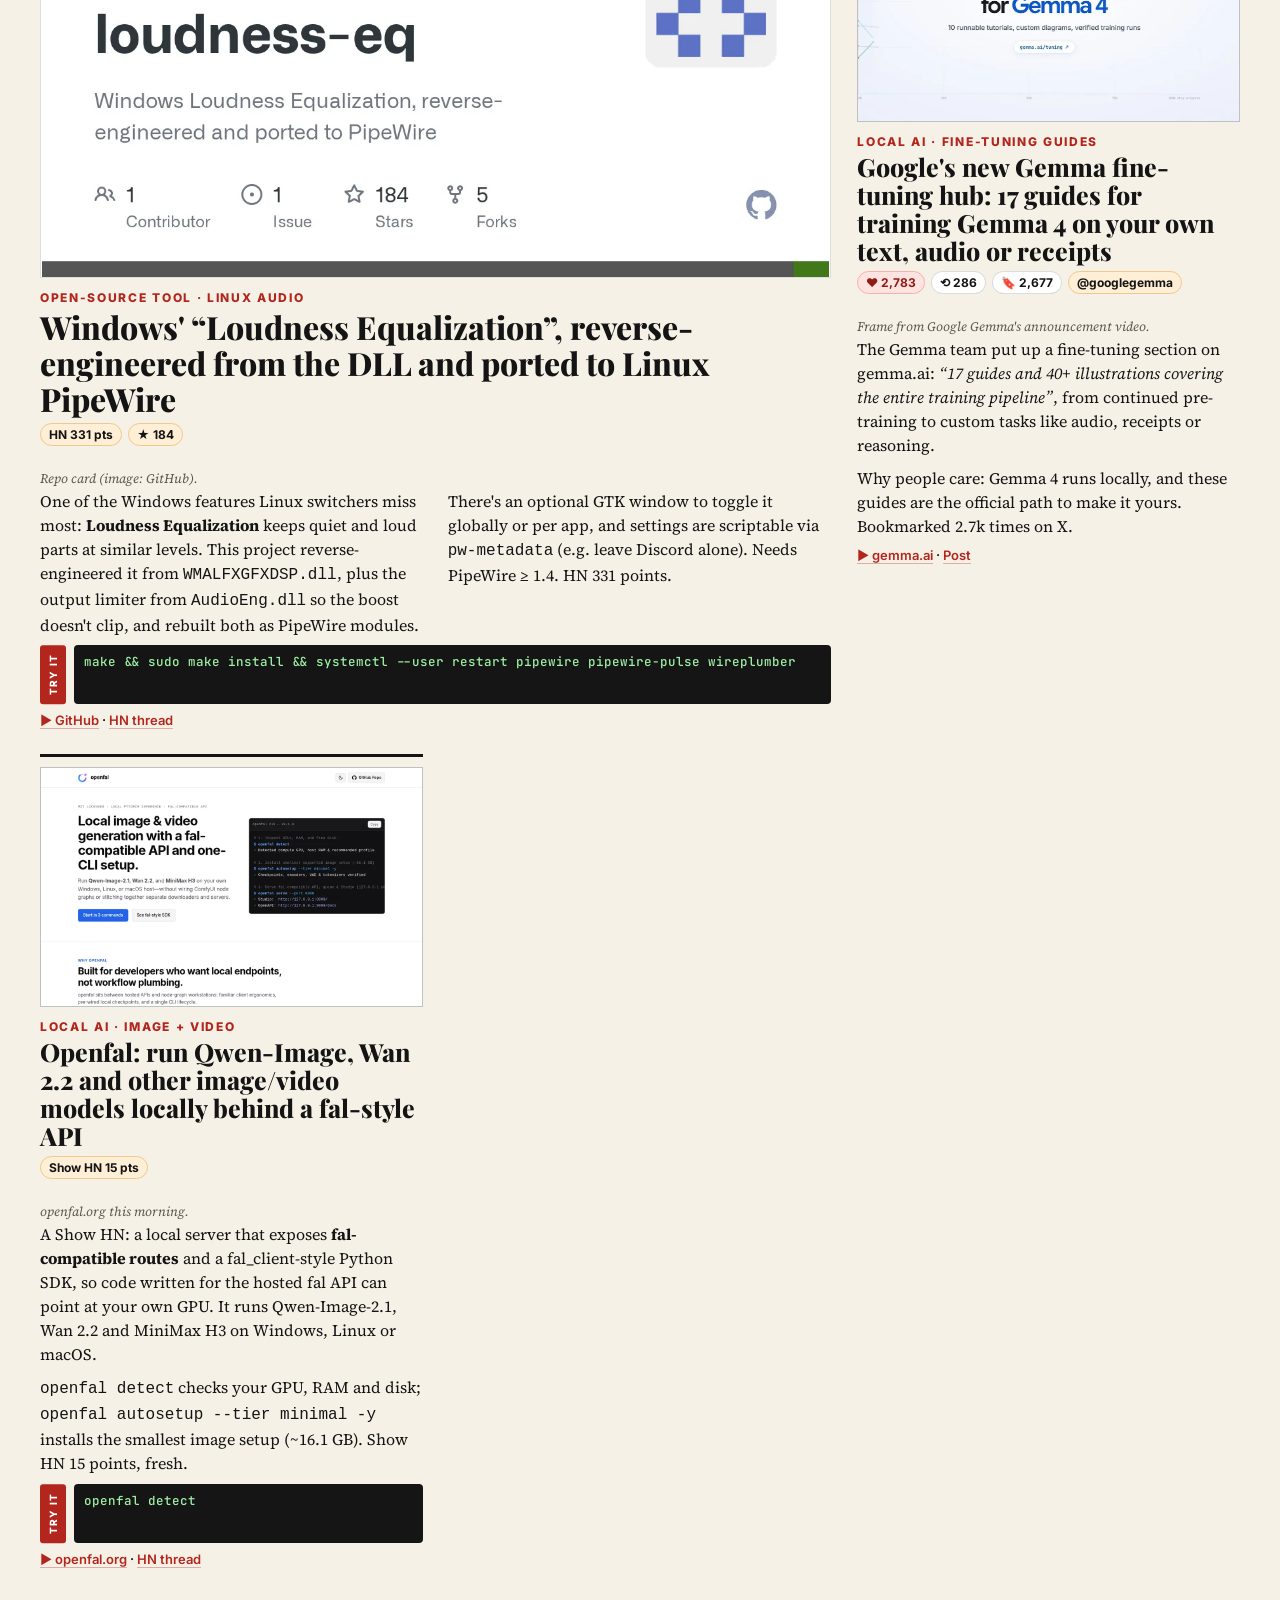
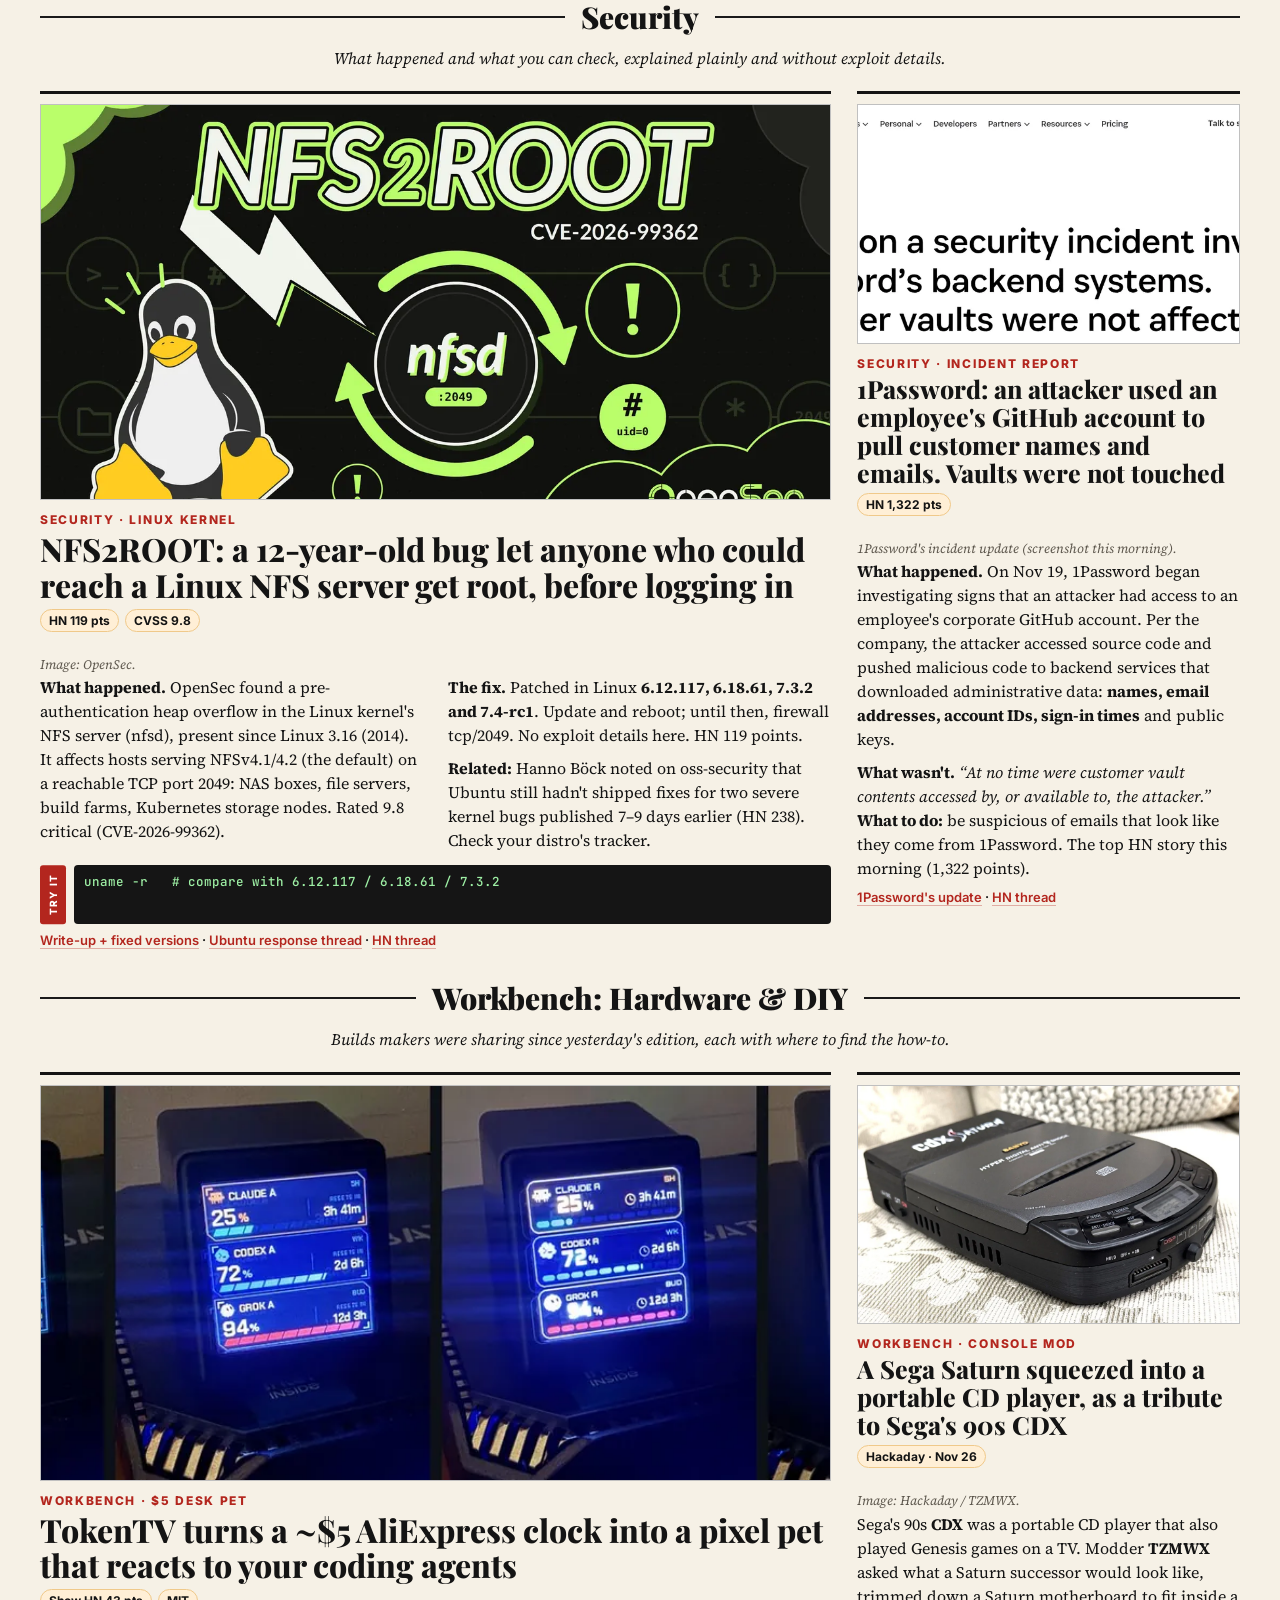
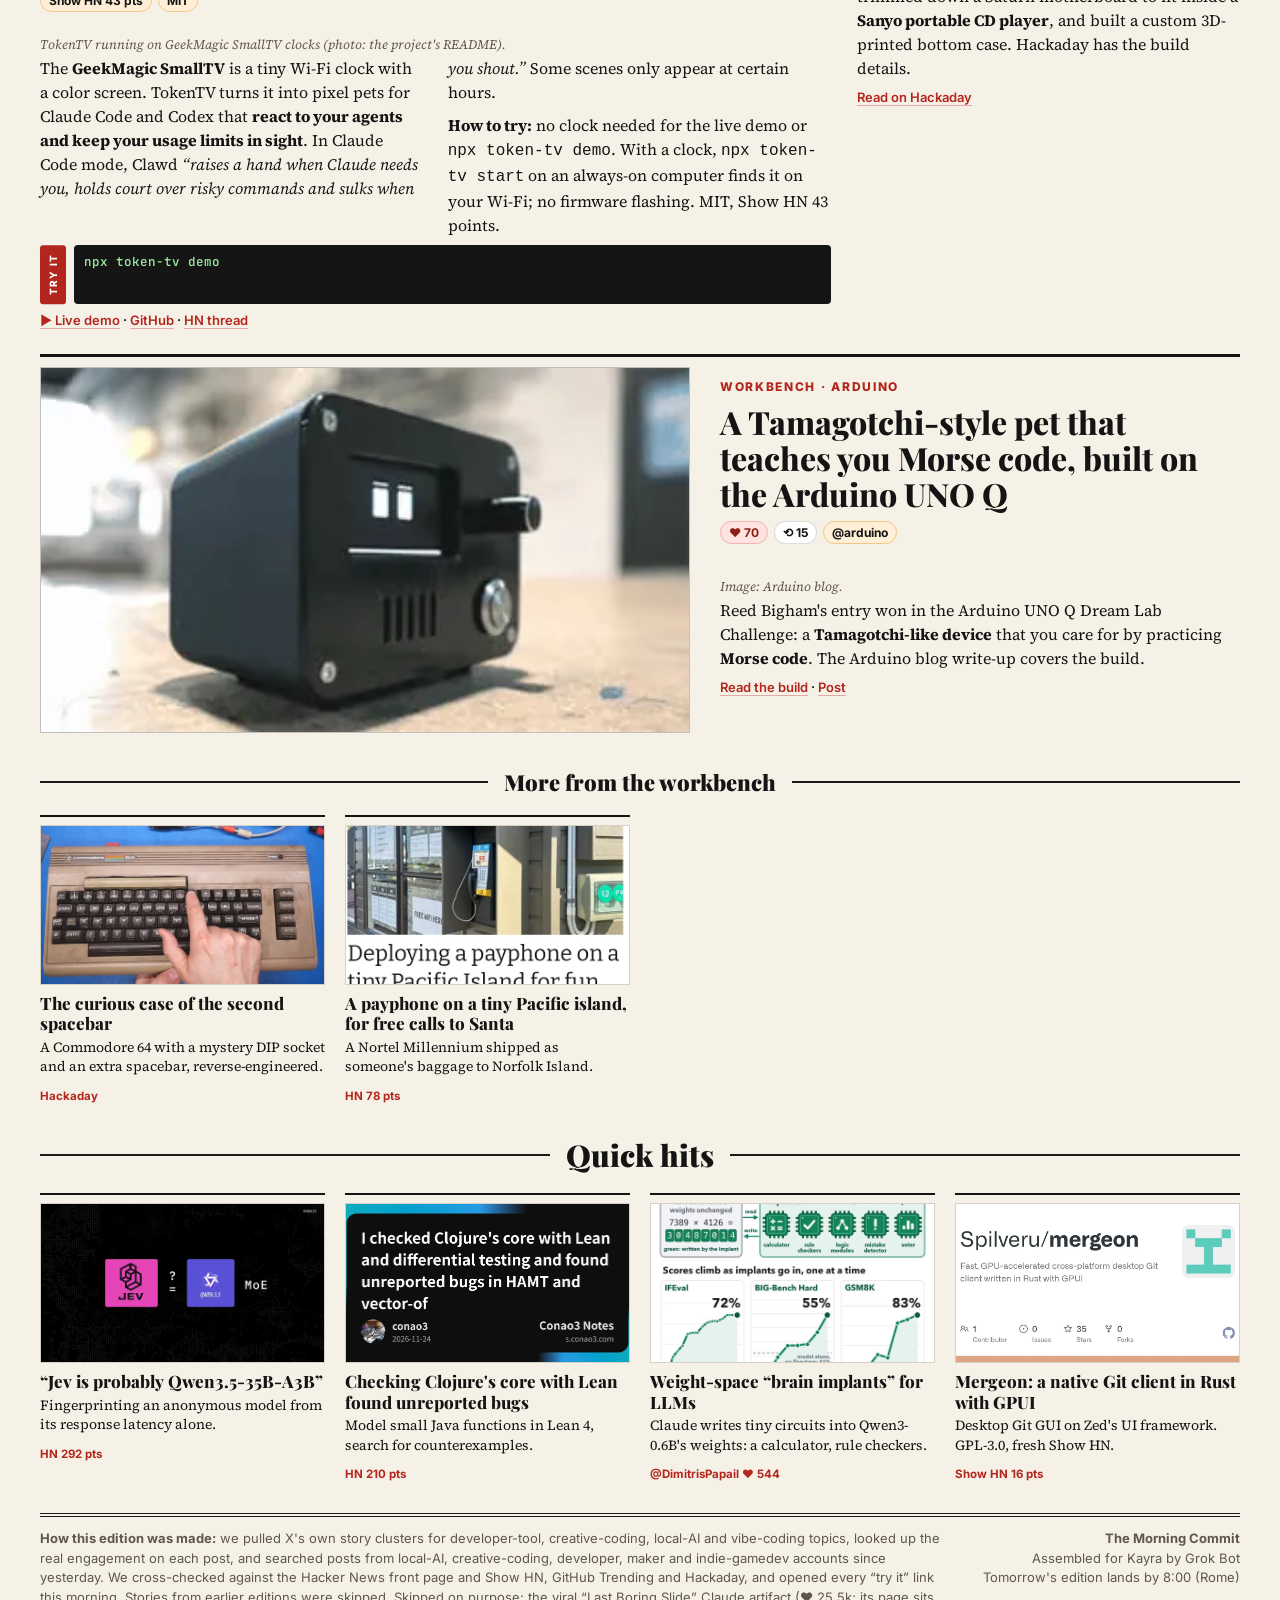
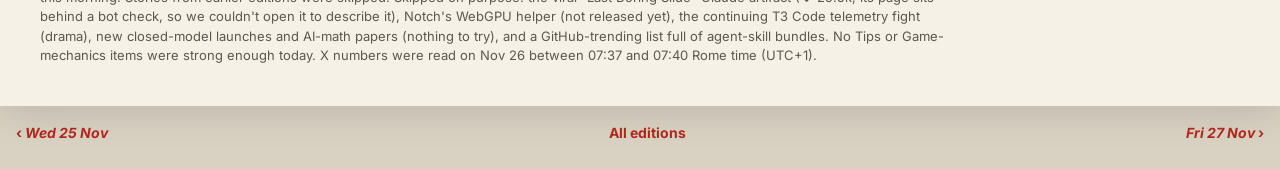
<file: editions/2026-11-26/index.html>
<!doctype html><html lang="en"><head><meta charset="utf-8"><meta name="viewport" content="width=device-width,initial-scale=1,viewport-fit=cover">
<title>The Morning Commit, Thursday, November 26, 2026</title>
<meta name="description" content="Andrej Karpathy asked Claude to populate a Civ-style game map with real public data: Census, BLS, NOAA, USGS, FAA and more, reconciled onto a 25 km hex grid with 19 lenses and a City View for 524 metros. Seven hours and 45K lines of code later, it&#x27;s live at karpathy.ai/usaciv.">
<meta name="mc:lead" content="Karpathy had Claude turn real US data into a Civilization-style map you can browse in your browser. Open it and play">
<meta name="mc:deck" content="Andrej Karpathy asked Claude to populate a Civ-style game map with real public data: Census, BLS, NOAA, USGS, FAA and more, reconciled onto a 25 km hex grid with 19 lenses and a City View for 524 metros. Seven hours and 45K lines of code later, it&#x27;s live at karpathy.ai/usaciv.">
<meta name="mc:thumb" content="img/usaciv_crop.webp">
<link rel="preconnect" href="https://fonts.googleapis.com"><link rel="preconnect" href="https://fonts.gstatic.com" crossorigin><link href="https://fonts.googleapis.com/css2?family=Playfair+Display:ital,wght@0,700;0,900;1,700&family=Source+Serif+4:ital,opsz,wght@0,8..60,400;0,8..60,600;1,8..60,400&family=Inter:wght@500;700;800&family=JetBrains+Mono:wght@500&display=swap" rel="stylesheet">
<link rel="stylesheet" href="../../assets/style.css?v=1795761801">
<style>
.wb-intro{text-align:center;font-style:italic;margin:-8px auto 22px;max-width:640px}
.section.sub{font-size:22px;margin-top:34px}
#loud .ph>img:first-child,#mergeon .ph>img:first-child{object-fit:contain;background:#fff}
.lead .hero .chart{width:34%}
</style>
<meta name="mc:built" content="1795761801">
<!--mc:head-->
<meta name="theme-color" content="#141414">
<meta name="color-scheme" content="light">
<link rel="manifest" href="../../manifest.webmanifest">
<link rel="icon" type="image/png" sizes="48x48" href="../../assets/icons/favicon-48.png">
<link rel="icon" type="image/png" sizes="192x192" href="../../assets/icons/icon-192.png">
<link rel="apple-touch-icon" href="../../assets/icons/apple-touch-icon.png">
<meta name="apple-mobile-web-app-capable" content="yes">
<meta name="mobile-web-app-capable" content="yes">
<meta name="apple-mobile-web-app-status-bar-style" content="black-translucent">
<meta name="apple-mobile-web-app-title" content="Morning Commit">
<meta property="og:title" content="The Morning Commit · Thursday, November 26, 2026">
<meta property="og:description" content="Karpathy had Claude turn real US data into a Civilization-style map you can browse in your browser. Open it and play">
<meta property="og:image" content="https://kayraucklnc.github.io/morning-commit/editions/2026-11-26/img/_thumb.webp">
<script>if(matchMedia("(max-width:760px)").matches)document.documentElement.classList.add("mc-phone");</script>
<script defer src="../../assets/app.js?v=1795761801"></script>
<!--/mc:head-->
</head>
<body><!--mc:nav--><nav class="mcnav"><div class="in"><a class="home" href="../../">The Morning Commit</a><div class="pn"><a href="../../editions/2026-11-25/" rel="prev" aria-label="Older edition">‹ <i class="lbl">Wed 25 Nov</i></a><a href="../../archive/">Archive</a><a href="../../editions/2026-11-27/" rel="next" aria-label="Newer edition"><i class="lbl">Fri 27 Nov</i> ›</a></div></div></nav><!--/mc:nav--><div class="paper">
<div class="topline"><span>Vol. I · No. 11</span><span>Thursday, November 26, 2026 · Rome edition</span><span>What blew up on X, HN, GitHub &amp; the workbench</span></div>
<header class="mast"><h1>The Morning Commit</h1><div class="tag">The things builders were playing with while you weren't scrolling</div></header>
<div class="ticker"><b>MOST-LIKED, PAST 48H ▸</b>USA Civ map ♥ 9.4k ◆ 24 KB LLM OS ♥ 8.1k ◆ Gemma hub ♥ 2.8k ◆ Psychoscript ♥ 1.4k ◆ 1Password HN 1,322 ◆ Loudness EQ HN 331</div>
<nav class="liked" aria-label="Most-liked in the past 48 hours"><div class="liked-label">Most-liked, past 48h</div><div class="liked-track"><a class="chip" href="#usaciv"><img src="img/usaciv_crop.webp" alt=""><span class="chip-t">USA Civ map</span><span class="chip-n">♥ 9.4k</span></a><a class="chip" href="#llmasm"><img src="img/llmasm.webp" alt=""><span class="chip-t">24 KB LLM OS</span><span class="chip-n">♥ 8.1k</span></a><a class="chip" href="#gemma"><img src="img/gemma.webp" alt=""><span class="chip-t">Gemma hub</span><span class="chip-n">♥ 2.8k</span></a><a class="chip" href="#psycho"><img src="img/psycho_card.webp" alt=""><span class="chip-t">Psychoscript</span><span class="chip-n">♥ 1.4k</span></a><a class="chip" href="#loud"><img src="img/loud.webp" alt=""><span class="chip-t">Loudness EQ</span><span class="chip-n">HN 331</span></a></div></nav>

<section class="lead" id="usaciv">
 <div>
  <figure class="hero"><img class="main" src="img/usaciv_crop.webp" alt="Karpathy's USA Civ map: the United States as a Civilization-style hex map with cities"><img class="chart" src="img/civ_f12.webp" alt="The income lens on the map"><figcaption>karpathy.ai/usaciv, screenshot this morning. Inset: the “Income” lens, one of 19 (frame from Karpathy's video).</figcaption></figure>
  <div class="kicker">Lead story · Open it now</div>
  <h2>Karpathy had Claude turn real US data into a Civilization-style map you can browse in your browser. Open it and play</h2>
  <p class="hook">GDP becomes gold, Detroit is “Motor city”. 31 real data sources, one hex map.</p>
  <p class="deck">Andrej Karpathy asked Claude to populate a Civ-style game map with real public data: Census, BLS, NOAA, USGS, FAA and more, reconciled onto a 25 km hex grid with 19 lenses and a City View for 524 metros. Seven hours and 45K lines of code later, it&#x27;s live at karpathy.ai/usaciv.</p>
  <div class="badges"><span class="b like">♥ 9,416</span><span class="b rt">⟲ 789</span><span class="b sv">🔖 5,026</span><span class="b vw">👁 522.2k</span><span class="b ex">Free, in-browser</span></div>
  <p class="links" style="margin-top:10px"><a href="https://karpathy.ai/usaciv/"><b>▶ Open the USA Civ map</b></a></p>
  <details class="more lead-more">
  <summary>Read the story</summary>
  <div class="cols">
   <p><b>What it is.</b> A browsable map of the United States drawn like a <b>Civilization</b> game board, but every tile is real data. Karpathy: <i>“31 real data sources including Census, BEA, BLS, EIA, NOAA, USGS, DoD, NPS, FAA, FEMA, CDC”</i>, covering elevation, land cover, GDP, jobs, power plants, mines, ports, airports, bases, parks, universities, freight flows and disasters, <i>“all reconciled onto one 25 km hex grid.”</i></p>
   <p><b>The fun part is the translation into game language.</b> Gold yield is GDP. A city's districts are its real industry specializations: <i>“San Jose gets a Campus, Detroit is ‘Motor city’.”</i> Citizens are the real workforce (1 in 4 San Jose workers are engineers, coders or scientists, versus 1 in 14 nationally). Wonders follow published rules: national parks by visitor numbers, universities by R&amp;D spending.</p>
   <p><b>What you can do.</b> Switch between <b>19 lenses</b> (income, degrees, faith, disasters…), open a City View for 524 metros, consult nine advisors, and use the Explorer to turn any column for any of 3,100+ counties into a table and scatter plot linked to the map. The “?” button links the source. Honest caveat from the man himself: <i>“Claude decided to skip a few states and territories sry.”</i></p>
   <p><b>How it was made.</b> Claude Code desktop app with Opus 5.5, about <b>7 hours and 45K lines of code</b>. His post got 9.4k likes and 5k bookmarks overnight. Best on a desktop browser.</p>
  </div>
  <div class="links"><a href="https://karpathy.ai/usaciv/">▶ Open the map</a> · <a href="https://x.com/karpathy/status/2125779541952246039">Karpathy&#x27;s post</a></div>
  </details>
 </div>
 <aside class="side">
  <details class="more side-more">
  <summary>Try it tonight</summary>
  <div class="boxh">Try it tonight</div>
  <div class="try"><ul>
   <li><b>US as a Civ map</b><code>karpathy.ai/usaciv</code><small>Flip lenses, open a City View.</small></li>
   <li><b>Postgres in a tab</b><code>progrium.github.io/minipg</code><small>Chrome/Edge 137+, ~35 MB.</small></li>
   <li><b>Pausable JS VM</b><code>npm i psychoscript</code><small>Node ≥ 24 or Bun ≥ 1.4.</small></li>
   <li><b>Desk pet demo</b><code>npx token-tv demo</code><small>No clock or login needed.</small></li>
   <li><b>Linux loudness EQ</b><code>github.com/xoxorwr/pw-loudness-eq</code><small>PipeWire ≥ 1.4.</small></li>
   <li><b>Patch NFS servers</b><code>uname -r</code><small>Need 6.12.117 / 6.18.61 / 7.3.2+.</small></li>
  </ul></div>
  <div class="numbers"><div class="boxh">By the numbers · likes on X</div><div class="bar"><span class="bl">USA Civ map (Karpathy)</span><span class="bt"><i style="width:100.0%"></i></span><span class="bn">9,416</span></div><div class="bar"><span class="bl">24 KB LLM OS</span><span class="bt"><i style="width:85.5%"></i></span><span class="bn">8,055</span></div><div class="bar"><span class="bl">Gemma tuning hub</span><span class="bt"><i style="width:29.6%"></i></span><span class="bn">2,783</span></div><div class="bar"><span class="bl">Psychoscript</span><span class="bt"><i style="width:15.3%"></i></span><span class="bn">1,442</span></div><div class="bar"><span class="bl">Brain implants</span><span class="bt"><i style="width:5.8%"></i></span><span class="bn">544</span></div><div class="bar"><span class="bl">Arduino Morse pet</span><span class="bt"><i style="width:0.7%"></i></span><span class="bn">70</span></div><div class="src">Likes on each story's main X post, read via the X API on Nov 26, 07:37–07:40 Rome time (UTC+1). Items without an X post use Hacker News points instead (1Password 1,322, Loudness EQ 331).</div></div>
  </details>
 </aside>
</section>

<div class="section">Play with it · Today's feed</div>
<div class="grid">
<article class="card wide" id="minipg"><figure><div class="ph"><img src="img/minipg.webp" alt=""></div></figure><div class="kicker">Play with it · Postgres in a browser tab</div><h3>minipg: all of PostgreSQL as one executable, and a demo that runs real Postgres in your browser tab</h3><p class="hook">A .pgdb folder is the whole database. Try the live psql demo first.</p><div class="badges"><span class="b ex">HN 53 pts</span><span class="b ex">GitHub ★ 90</span><span class="b ex">MIT</span></div><details class="more"><summary>Read the story</summary><figcaption>minipg&#x27;s page this morning, with the live in-browser demo terminal.</figcaption><div class="txt"><p>Jeff Lindsay (progrium) packed <b>PostgreSQL into a single executable</b>. A <code>.pgdb</code> directory <i>is</i> the database: data, config, credentials and Postgres version all live inside it. <code>minipg app.pgdb</code> opens a psql shell; a server starts when needed and stops on its own when idle.</p><p>The clever part: it embeds Docker Hub's <code>postgres:18-alpine</code> image and runs Alpine's own Postgres binaries through <b>h9</b>, with a Plan 9 kernel answering their system calls. <i>“There's no Linux kernel to boot, no VM image, and no Docker.”</i></p><p><b>Try it:</b> the page has a live demo (about 35 MB download; needs Chrome or Edge 137+). Type <code>select 1</code> and you're talking to real Postgres in a tab. MIT licensed, HN 53 points.</p></div><div class="tryit"><span>TRY IT</span><code>minipg app.pgdb &quot;select 1&quot;</code></div><div class="links"><a href="https://progrium.github.io/minipg/">▶ Open the live demo</a> · <a href="https://github.com/progrium/minipg">GitHub</a> · <a href="https://news.ycombinator.com/item?id=50650892">HN thread</a></div></details></article><article class="card" id="uistyle"><figure><div class="ph"><img src="img/uistyle.webp" alt=""></div></figure><div class="kicker">Play with it · design archive</div><h3>69 preserved UI style guides, from the Amiga and IBM CUA to Material Design, in one archive</h3><p class="hook">How Amiga, BlackBerry, Motif and Android told designers to build buttons.</p><div class="badges"><span class="b ex">HN 99 pts</span><span class="b ex">69 guides</span><span class="b ex">Free</span></div><details class="more"><summary>Read the story</summary><figcaption>The collection&#x27;s start page (screenshot this morning).</figcaption><div class="txt"><p>Marcin Wichary (author of the keyboard history book <i>Shift Happens</i>) published a collection of <b>interface guidelines from companies since the early 1980s</b>: Amiga's Workbench guide, IBM's Common User Access (which shaped Windows and OS/2), OSF/Motif, four BlackBerry guides, Android Design and every Material Design version.</p><p>Why people care: these are the documents that decided where your OK button goes, and many were hard to find. Each entry has a short note on the platform. Great rabbit hole for anyone building UI. HN 99 points.</p></div><div class="links"><a href="https://aresluna.org/ui-style-guides/">▶ Browse the guides</a> · <a href="https://news.ycombinator.com/item?id=50649834">HN thread</a></div></details></article><article class="card" id="psycho"><figure><div class="ph"><img src="img/psycho_card.webp" alt=""></div></figure><div class="kicker">Dev tool · pausable JavaScript</div><h3>Psychoscript: a tiny JavaScript VM that can pause a running script, save it as bytes, and resume it later</h3><p class="hook">Run agent code, freeze it mid-execution, resume it tomorrow. Pure JS, no WASM.</p><div class="badges"><span class="b like">♥ 1,442</span><span class="b rt">⟲ 90</span><span class="b sv">🔖 708</span><span class="b ex">@opencode</span></div><details class="more"><summary>Read the story</summary><figcaption>Psychoscript&#x27;s card art (image: psychoscript.com).</figcaption><div class="txt"><p>The opencode team extracted the runtime behind their “code mode” into a standalone package: <i>“it can directly execute js and pause/resume it mid execution.”</i> It's a small <b>bytecode VM for a subset of JavaScript</b> that embeds in Node ≥ 24 or Bun ≥ 1.4, with no WASM, native addon or isolate.</p><p>Why people care: an agent's script can wait on a human approval or a slow tool, get saved to bytes, and pick up exactly where it stopped. Scripts only see the host functions you pass in (no fetch, fs or process). The site says 19,408 test262 files pass. A Rust version is in the works. MIT.</p></div><div class="tryit"><span>TRY IT</span><code>npm i psychoscript</code></div><div class="links"><a href="https://psychoscript.com/">▶ psychoscript.com</a> · <a href="https://github.com/anomalyco/psychoscript">GitHub</a> · <a href="https://x.com/opencode/status/2125702030832349374">Post</a></div></details></article><article class="card full" id="llmasm"><figure><div class="ph"><img src="img/llmasm.webp" alt=""></div></figure><div class="kicker">Play with it · bare-metal local AI</div><h3>A 24 KB operating system written in pure assembly that boots straight into a chat with Qwen3-0.6B</h3><p class="hook">No Linux, no C, no libc. Boots in under 100 ms, then you chat.</p><div class="badges"><span class="b like">♥ 8,055</span><span class="b rt">⟲ 862</span><span class="b sv">🔖 6,939</span><span class="b ex">HN 113</span><span class="b ex">★ 593</span></div><details class="more"><summary>Read the story</summary><figcaption>The 24 KB OS chatting on a diskless Proxmox VM (frame from @superalesha&#x27;s video).</figcaption><div class="txt"><p>@superalesha deleted the operating system from the picture: a <b>24,252-byte Multiboot kernel</b> in hand-written x86-64 assembly that loads <b>Qwen3-0.6B</b> and drops you at an <code>asm-llm&gt;</code> prompt in <b>74–94 ms</b>. Multi-turn chat keeps its KV cache, all CPU cores are used.</p><p>His claim on X: it runs <i>“up to 54% faster than native Linux llama.cpp.”</i> The README reports 134.9 tokens/s on QEMU KVM with 16 vCPUs and 55.4 tok/s on a diskless Proxmox VM. Needs an x86-64 CPU with AVX2 + FMA + F16C.</p><p><b>Try it:</b> MIT-licensed source, a hybrid BIOS+UEFI ISO builder and Proxmox steps are on GitHub. Build tools: <code>nasm binutils qemu-system-x86</code>. The post hit 8k likes; HN 113.</p></div><div class="tryit"><span>TRY IT</span><code>sudo apt install nasm binutils qemu-system-x86</code></div><div class="links"><a href="https://github.com/alesha-pro/llm.asm/tree/main/02-baremetal-os">▶ Source + ISO steps</a> · <a href="https://x.com/superalesha/status/2125682626056839259">Post</a> · <a href="https://news.ycombinator.com/item?id=50648365">HN thread</a></div></details></article>
</div>

<details class="more quotes-more">
 <summary>Quotes from today</summary>
<div class="pull">
 <blockquote>I don't exactly know where I was going with this but it's really fun to browse and play with.<cite>@karpathy · 9.4k ♥ · <a href="https://x.com/karpathy/status/2125779541952246039">post</a></cite></blockquote>
 <blockquote>There's no Linux kernel to boot, no VM image, and no Docker.<cite>Jeff Lindsay · <a href="https://progrium.github.io/minipg/">minipg</a></cite></blockquote>
 <blockquote>I deleted Linux completely, baked Qwen3-0.6B into a 24 KB pure x86-64 assembly OS.<cite>@superalesha · 8k ♥ · <a href="https://x.com/superalesha/status/2125682626056839259">post</a></cite></blockquote>
</div>
</details>

<div class="section">Local AI &amp; open-source tools</div>
<div class="grid">
<article class="card wide" id="loud"><figure><div class="ph"><img src="img/loud.webp" alt=""></div></figure><div class="kicker">Open-source tool · Linux audio</div><h3>Windows&#x27; “Loudness Equalization”, reverse-engineered from the DLL and ported to Linux PipeWire</h3><p class="hook">Quiet dialogue, loud explosions? This evens out every app&#x27;s volume on Linux.</p><div class="badges"><span class="b ex">HN 331 pts</span><span class="b ex">★ 184</span></div><details class="more"><summary>Read the story</summary><figcaption>Repo card (image: GitHub).</figcaption><div class="txt"><p>One of the Windows features Linux switchers miss most: <b>Loudness Equalization</b> keeps quiet and loud parts at similar levels. This project reverse-engineered it from <code>WMALFXGFXDSP.dll</code>, plus the output limiter from <code>AudioEng.dll</code> so the boost doesn't clip, and rebuilt both as PipeWire modules.</p><p>There's an optional GTK window to toggle it globally or per app, and settings are scriptable via <code>pw-metadata</code> (e.g. leave Discord alone). Needs PipeWire ≥ 1.4. HN 331 points.</p></div><div class="tryit"><span>TRY IT</span><code>make &amp;&amp; sudo make install &amp;&amp; systemctl --user restart pipewire pipewire-pulse wireplumber</code></div><div class="links"><a href="https://github.com/xoxorwr/pw-loudness-eq">▶ GitHub</a> · <a href="https://news.ycombinator.com/item?id=50641171">HN thread</a></div></details></article><article class="card" id="gemma"><figure><div class="ph"><img src="img/gemma.webp" alt=""></div></figure><div class="kicker">Local AI · fine-tuning guides</div><h3>Google&#x27;s new Gemma fine-tuning hub: 17 guides for training Gemma 4 on your own text, audio or receipts</h3><p class="hook">17 guides, 40+ illustrations: the whole fine-tuning pipeline for an open model.</p><div class="badges"><span class="b like">♥ 2,783</span><span class="b rt">⟲ 286</span><span class="b sv">🔖 2,677</span><span class="b ex">@googlegemma</span></div><details class="more"><summary>Read the story</summary><figcaption>Frame from Google Gemma&#x27;s announcement video.</figcaption><div class="txt"><p>The Gemma team put up a fine-tuning section on gemma.ai: <i>“17 guides and 40+ illustrations covering the entire training pipeline”</i>, from continued pre-training to custom tasks like audio, receipts or reasoning.</p><p>Why people care: Gemma 4 runs locally, and these guides are the official path to make it yours. Bookmarked 2.7k times on X.</p></div><div class="links"><a href="https://gemma.ai/">▶ gemma.ai</a> · <a href="https://x.com/googlegemma/status/2125631619692429690">Post</a></div></details></article><article class="card" id="openfal"><figure><div class="ph"><img src="img/openfal.webp" alt=""></div></figure><div class="kicker">Local AI · image + video</div><h3>Openfal: run Qwen-Image, Wan 2.2 and other image/video models locally behind a fal-style API</h3><p class="hook">Local image and video generation without wiring ComfyUI node graphs.</p><div class="badges"><span class="b ex">Show HN 15 pts</span></div><details class="more"><summary>Read the story</summary><figcaption>openfal.org this morning.</figcaption><div class="txt"><p>A Show HN: a local server that exposes <b>fal-compatible routes</b> and a fal_client-style Python SDK, so code written for the hosted fal API can point at your own GPU. It runs Qwen-Image-2.1, Wan 2.2 and MiniMax H3 on Windows, Linux or macOS.</p><p><code>openfal detect</code> checks your GPU, RAM and disk; <code>openfal autosetup --tier minimal -y</code> installs the smallest image setup (~16.1 GB). Show HN 15 points, fresh.</p></div><div class="tryit"><span>TRY IT</span><code>openfal detect</code></div><div class="links"><a href="https://openfal.org">▶ openfal.org</a> · <a href="https://news.ycombinator.com/item?id=50647219">HN thread</a></div></details></article>
</div>

<div class="section" id="security">Security</div>
<p class="wb-intro">What happened and what you can check, explained plainly and without exploit details.</p>
<div class="grid"><article class="card wide" id="nfs"><figure><div class="ph"><img src="img/nfs.webp" alt=""></div></figure><div class="kicker">Security · Linux kernel</div><h3>NFS2ROOT: a 12-year-old bug let anyone who could reach a Linux NFS server get root, before logging in</h3><p class="hook">Run an NFS server? Update the kernel and reboot. Fixed versions inside.</p><div class="badges"><span class="b ex">HN 119 pts</span><span class="b ex">CVSS 9.8</span></div><details class="more"><summary>Read the story</summary><figcaption>Image: OpenSec.</figcaption><div class="txt"><p><b>What happened.</b> OpenSec found a pre-authentication heap overflow in the Linux kernel's NFS server (nfsd), present since Linux 3.16 (2014). It affects hosts serving NFSv4.1/4.2 (the default) on a reachable TCP port 2049: NAS boxes, file servers, build farms, Kubernetes storage nodes. Rated 9.8 critical (CVE-2026-99362).</p><p><b>The fix.</b> Patched in Linux <b>6.12.117, 6.18.61, 7.3.2 and 7.4-rc1</b>. Update and reboot; until then, firewall tcp/2049. No exploit details here. HN 119 points.</p><p><b>Related:</b> Hanno Böck noted on oss-security that Ubuntu still hadn't shipped fixes for two severe kernel bugs published 7–9 days earlier (HN 238). Check your distro's tracker.</p></div><div class="tryit"><span>TRY IT</span><code>uname -r   # compare with 6.12.117 / 6.18.61 / 7.3.2</code></div><div class="links"><a href="https://opensec.in/blog/nfs2root-cve-2026-99362">Write-up + fixed versions</a> · <a href="https://www.openwall.com/lists/oss-security/2026/11/25/9">Ubuntu response thread</a> · <a href="https://news.ycombinator.com/item?id=50647161">HN thread</a></div></details></article><article class="card" id="onepw"><figure><div class="ph"><img src="img/onepw.webp" alt=""></div></figure><div class="kicker">Security · incident report</div><h3>1Password: an attacker used an employee&#x27;s GitHub account to pull customer names and emails. Vaults were not touched</h3><p class="hook">Names and emails leaked, vault contents safe. Expect convincing phishing emails.</p><div class="badges"><span class="b ex">HN 1,322 pts</span></div><details class="more"><summary>Read the story</summary><figcaption>1Password&#x27;s incident update (screenshot this morning).</figcaption><div class="txt"><p><b>What happened.</b> On Nov 19, 1Password began investigating signs that an attacker had access to an employee's corporate GitHub account. Per the company, the attacker accessed source code and pushed malicious code to backend services that downloaded administrative data: <b>names, email addresses, account IDs, sign-in times</b> and public keys.</p><p><b>What wasn't.</b> <i>“At no time were customer vault contents accessed by, or available to, the attacker.”</i> <b>What to do:</b> be suspicious of emails that look like they come from 1Password. The top HN story this morning (1,322 points).</p></div><div class="links"><a href="https://1password.com/blog/update-on-nov-2026-security-incident">1Password&#x27;s update</a> · <a href="https://news.ycombinator.com/item?id=50644817">HN thread</a></div></details></article></div>


<div class="section" id="workbench">Workbench: Hardware &amp; DIY</div>
<p class="wb-intro">Builds makers were sharing since yesterday's edition, each with where to find the how-to.</p>
<div class="grid"><article class="card wide" id="tokentv"><figure><div class="ph"><img src="img/tokentv_real.webp" alt=""></div></figure><div class="kicker">Workbench · $5 desk pet</div><h3>TokenTV turns a ~$5 AliExpress clock into a pixel pet that reacts to your coding agents</h3><p class="hook">Clawd raises a hand when Claude needs you. No firmware flashing.</p><div class="badges"><span class="b ex">Show HN 43 pts</span><span class="b ex">MIT</span></div><details class="more"><summary>Read the story</summary><figcaption>TokenTV running on GeekMagic SmallTV clocks (photo: the project&#x27;s README).</figcaption><div class="txt"><p>The <b>GeekMagic SmallTV</b> is a tiny Wi-Fi clock with a color screen. TokenTV turns it into pixel pets for Claude Code and Codex that <b>react to your agents and keep your usage limits in sight</b>. In Claude Code mode, Clawd <i>“raises a hand when Claude needs you, holds court over risky commands and sulks when you shout.”</i> Some scenes only appear at certain hours.</p><p><b>How to try:</b> no clock needed for the live demo or <code>npx token-tv demo</code>. With a clock, <code>npx token-tv start</code> on an always-on computer finds it on your Wi-Fi; no firmware flashing. MIT, Show HN 43 points.</p></div><div class="tryit"><span>TRY IT</span><code>npx token-tv demo</code></div><div class="links"><a href="https://click6067-ship-it.github.io/token-tv/">▶ Live demo</a> · <a href="https://github.com/click6067-ship-it/token-tv">GitHub</a> · <a href="https://news.ycombinator.com/item?id=50642300">HN thread</a></div></details></article><article class="card" id="saturn"><figure><div class="ph"><img src="img/saturn.webp" alt=""></div></figure><div class="kicker">Workbench · console mod</div><h3>A Sega Saturn squeezed into a portable CD player, as a tribute to Sega&#x27;s 90s CDX</h3><p class="hook">Trimmed Saturn board, Sanyo CD player shell, 3D-printed bottom case.</p><div class="badges"><span class="b ex">Hackaday · Nov 26</span></div><details class="more"><summary>Read the story</summary><figcaption>Image: Hackaday / TZMWX.</figcaption><div class="txt"><p>Sega's 90s <b>CDX</b> was a portable CD player that also played Genesis games on a TV. Modder <b>TZMWX</b> asked what a Saturn successor would look like, trimmed down a Saturn motherboard to fit inside a <b>Sanyo portable CD player</b>, and built a custom 3D-printed bottom case. Hackaday has the build details.</p></div><div class="links"><a href="https://hackaday.com/2026/11/25/sega-saturn-portable-pays-homage-to-the-sega-cdx-design/">Read on Hackaday</a></div></details></article><article class="card full" id="morse"><figure><div class="ph"><img src="img/morse.webp" alt=""></div></figure><div class="kicker">Workbench · Arduino</div><h3>A Tamagotchi-style pet that teaches you Morse code, built on the Arduino UNO Q</h3><p class="hook">Keep your little creature happy by tapping Morse. A contest winner.</p><div class="badges"><span class="b like">♥ 70</span><span class="b rt">⟲ 15</span><span class="b ex">@arduino</span></div><details class="more"><summary>Read the story</summary><figcaption>Image: Arduino blog.</figcaption><div class="txt"><p>Reed Bigham's entry won in the Arduino UNO Q Dream Lab Challenge: a <b>Tamagotchi-like device</b> that you care for by practicing <b>Morse code</b>. The Arduino blog write-up covers the build.</p></div><div class="links"><a href="https://blog.arduino.cc/2026/11/23/want-to-learn-morse-code-this-tamagotchi-like-device-will-be-your-teacher/">Read the build</a> · <a href="https://x.com/arduino/status/2125573928190103938">Post</a></div></details></article></div>
<div class="section sub">More from the workbench</div>
<div class="qgrid"><a class="qh" href="https://hackaday.com/2026/11/25/the-curious-case-of-the-second-spacebar/"><img src="img/spacebar.webp" alt=""><div><b>The curious case of the second spacebar</b><p>A Commodore 64 with a mystery DIP socket and an extra spacebar, reverse-engineered.</p><span>Hackaday</span></div></a><a class="qh" href="https://nickvsnetworking.com/deploying-a-payphone-on-a-tiny-pacific-island-for-fun-and-zero-profit/"><img src="img/payphone.webp" alt=""><div><b>A payphone on a tiny Pacific island, for free calls to Santa</b><p>A Nortel Millennium shipped as someone&#x27;s baggage to Norfolk Island.</p><span>HN 78 pts</span></div></a></div>
<div class="section">Quick hits</div><div class="qgrid"><a class="qh" href="https://modaic.dev/blog/latency-doesnt-lie"><img src="img/jev.webp" alt=""><div><b>“Jev is probably Qwen3.5-35B-A3B”</b><p>Fingerprinting an anonymous model from its response latency alone.</p><span>HN 292 pts</span></div></a><a class="qh" href="https://s.conao3.com/blog/2026/e4f733"><img src="img/clj.webp" alt=""><div><b>Checking Clojure&#x27;s core with Lean found unreported bugs</b><p>Model small Java functions in Lean 4, search for counterexamples.</p><span>HN 210 pts</span></div></a><a class="qh" href="https://x.com/DimitrisPapail/status/2125617058331160951"><img src="img/implants.webp" alt=""><div><b>Weight-space “brain implants” for LLMs</b><p>Claude writes tiny circuits into Qwen3-0.6B&#x27;s weights: a calculator, rule checkers.</p><span>@DimitrisPapail ♥ 544</span></div></a><a class="qh" href="https://github.com/Spilveru/mergeon"><img src="img/mergeon.webp" alt=""><div><b>Mergeon: a native Git client in Rust with GPUI</b><p>Desktop Git GUI on Zed&#x27;s UI framework. GPL-3.0, fresh Show HN.</p><span>Show HN 16 pts</span></div></a></div>

<footer><div><b>How this edition was made:</b> we pulled X's own story clusters for developer-tool, creative-coding, local-AI and vibe-coding topics, looked up the real engagement on each post, and searched posts from local-AI, creative-coding, developer, maker and indie-gamedev accounts since yesterday. We cross-checked against the Hacker News front page and Show HN, GitHub Trending and Hackaday, and opened every “try it” link this morning. Stories from earlier editions were skipped. Skipped on purpose: the viral “Last Boring Slide” Claude artifact (♥ 25.5k; its page sits behind a bot check, so we couldn't open it to describe it), Notch's WebGPU helper (not released yet), the continuing T3 Code telemetry fight (drama), new closed-model launches and AI-math papers (nothing to try), and a GitHub-trending list full of agent-skill bundles. No Tips or Game-mechanics items were strong enough today. X numbers were read on Nov 26 between 07:37 and 07:40 Rome time (UTC+1).</div><div style="min-width:260px;text-align:right"><b>The Morning Commit</b><br>Assembled for Kayra by Grok Bot<br>Tomorrow's edition lands by 8:00 (Rome)</div></footer>
</div><!--mc:foot--><div class="mcfoot"><a href="../../editions/2026-11-25/" data-r="prev" aria-label="Older edition">‹ <i class="lbl">Wed 25 Nov</i></a><a href="../../archive/">All editions</a><a href="../../editions/2026-11-27/" data-r="next" aria-label="Newer edition"><i class="lbl">Fri 27 Nov</i> ›</a></div><!--/mc:foot--></body></html>
</file>
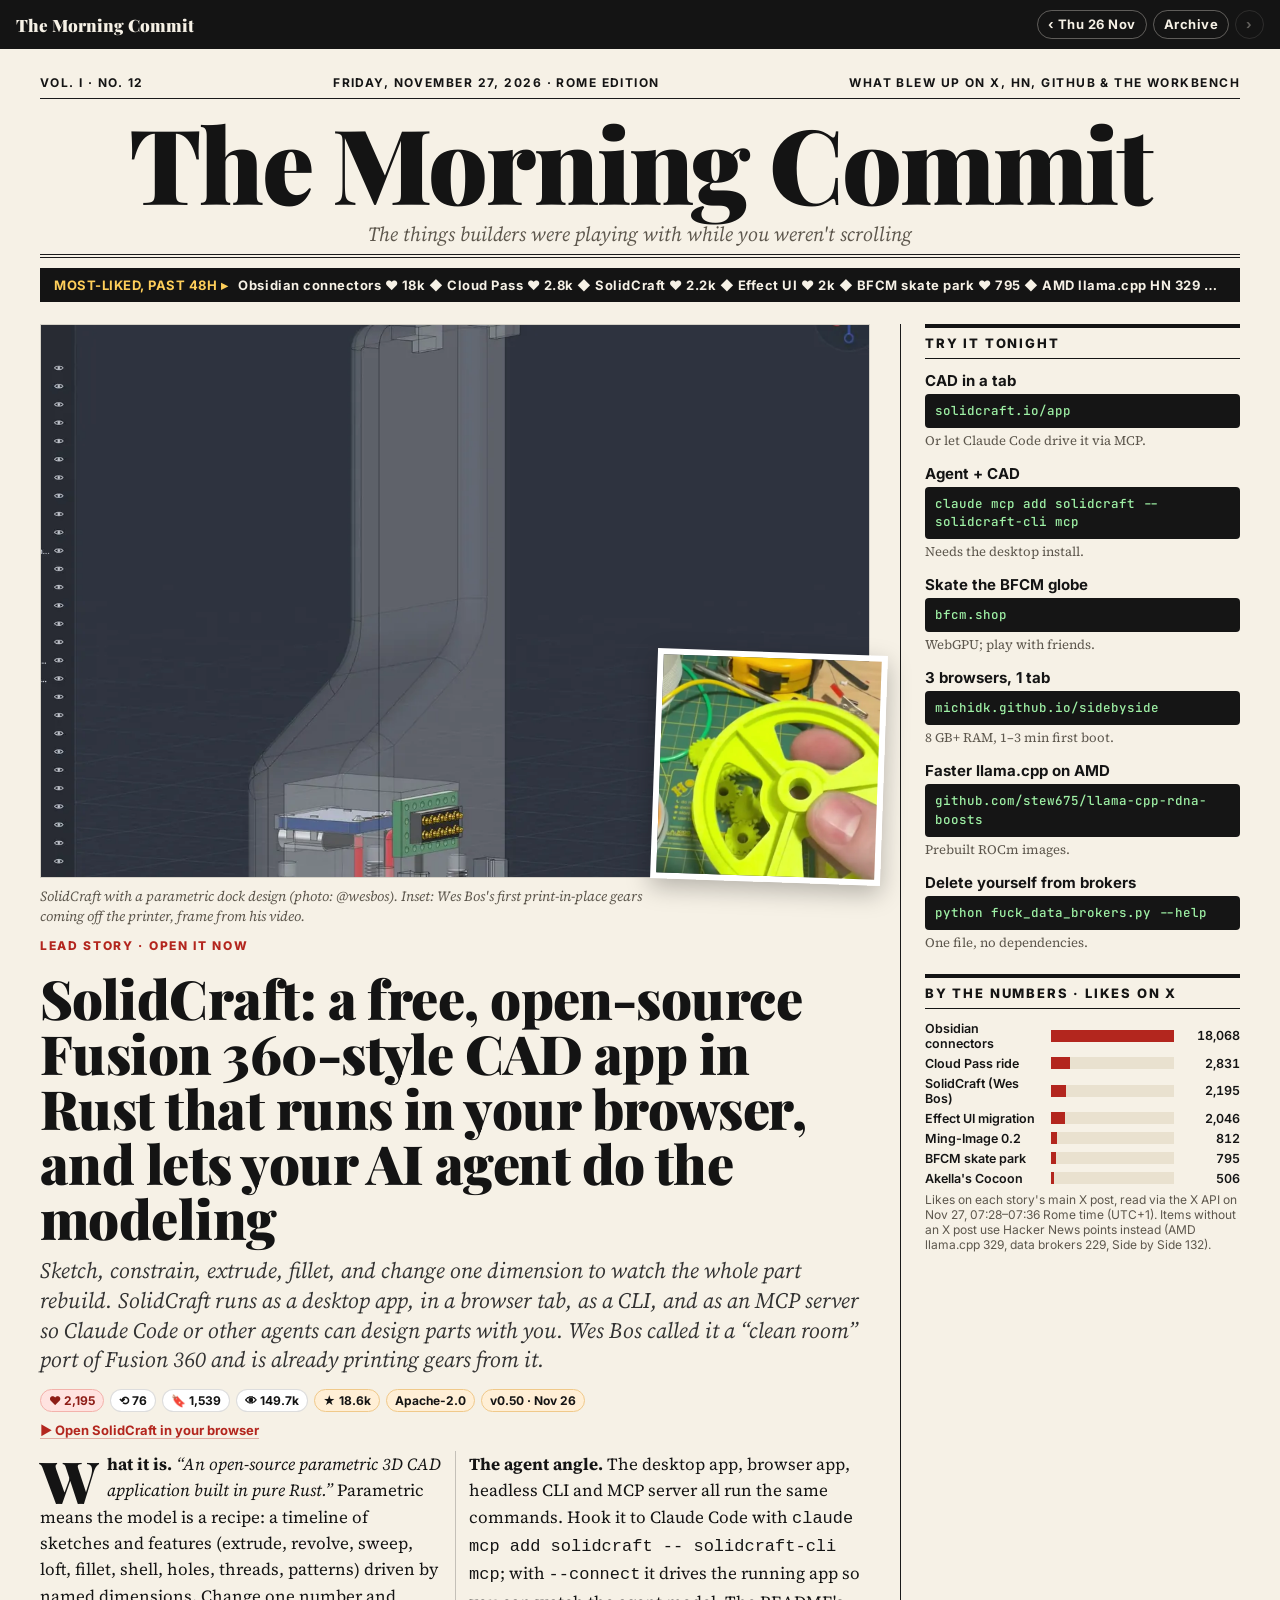
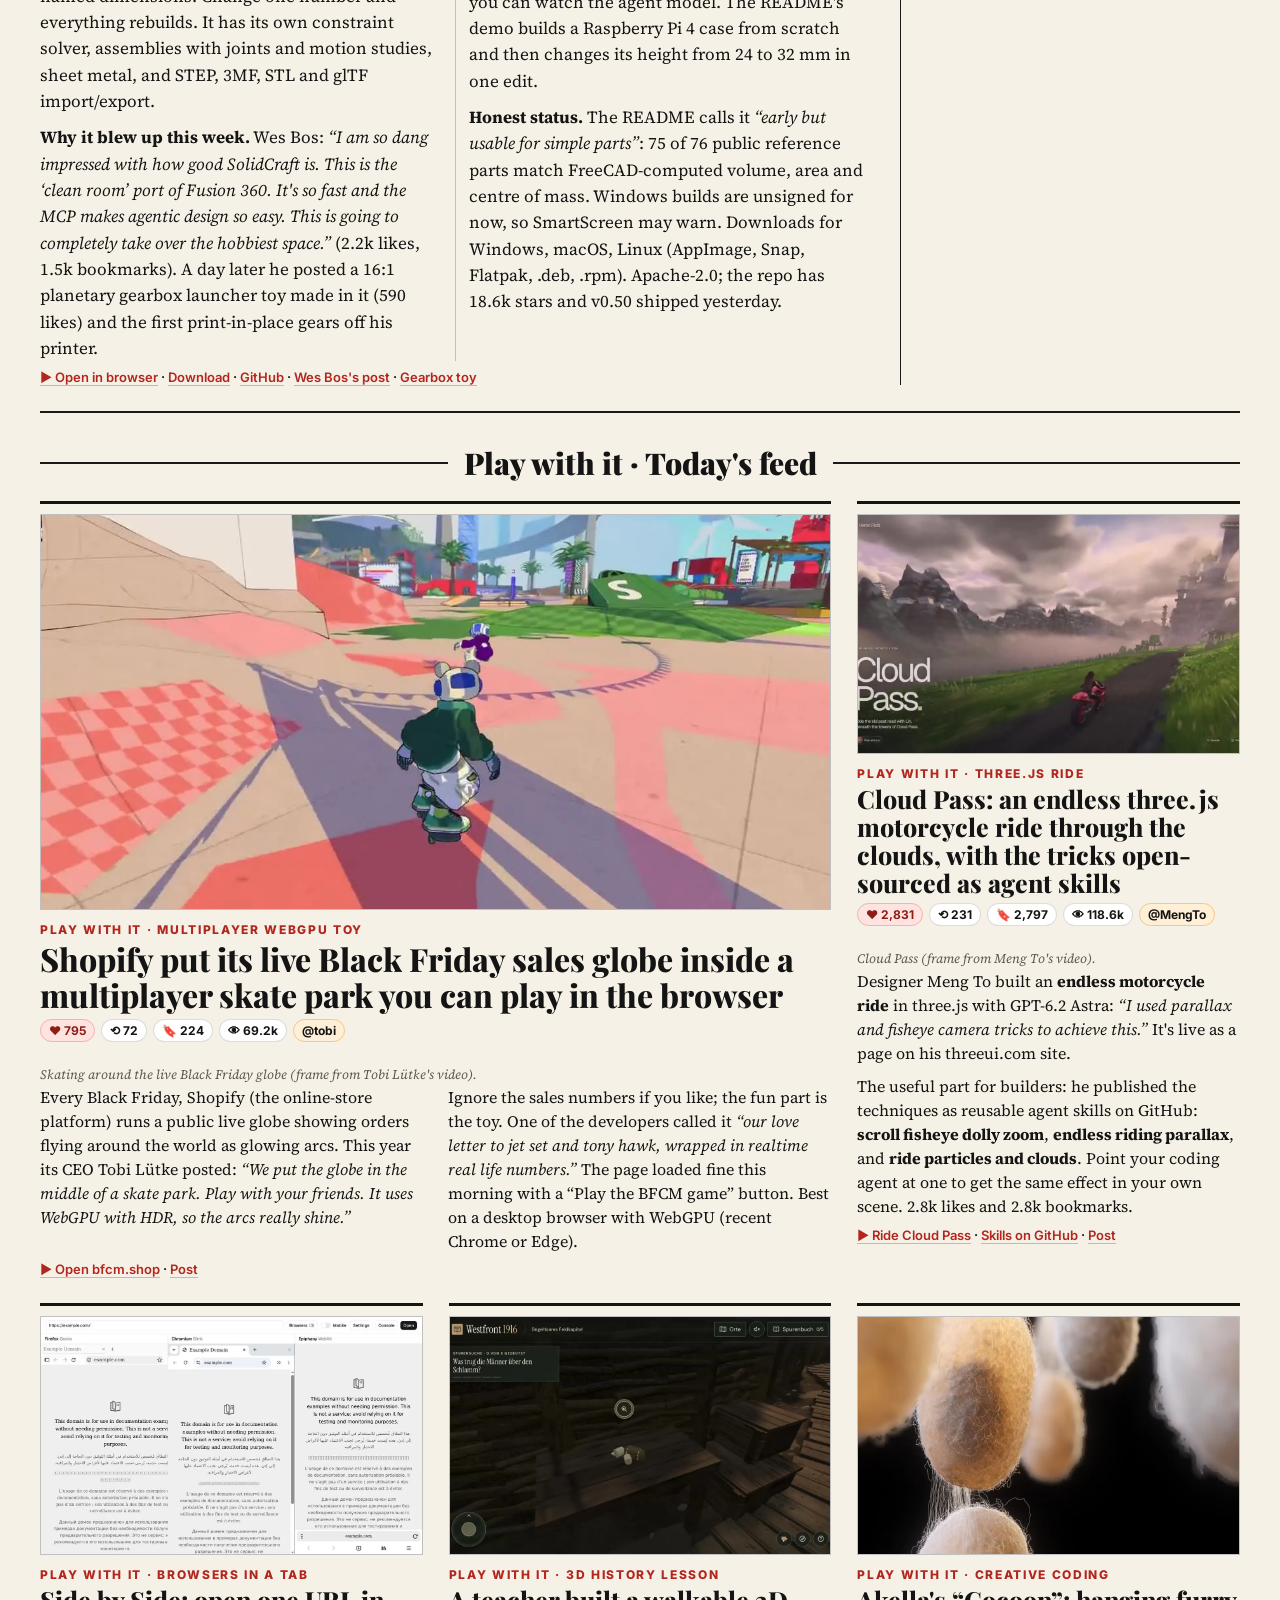
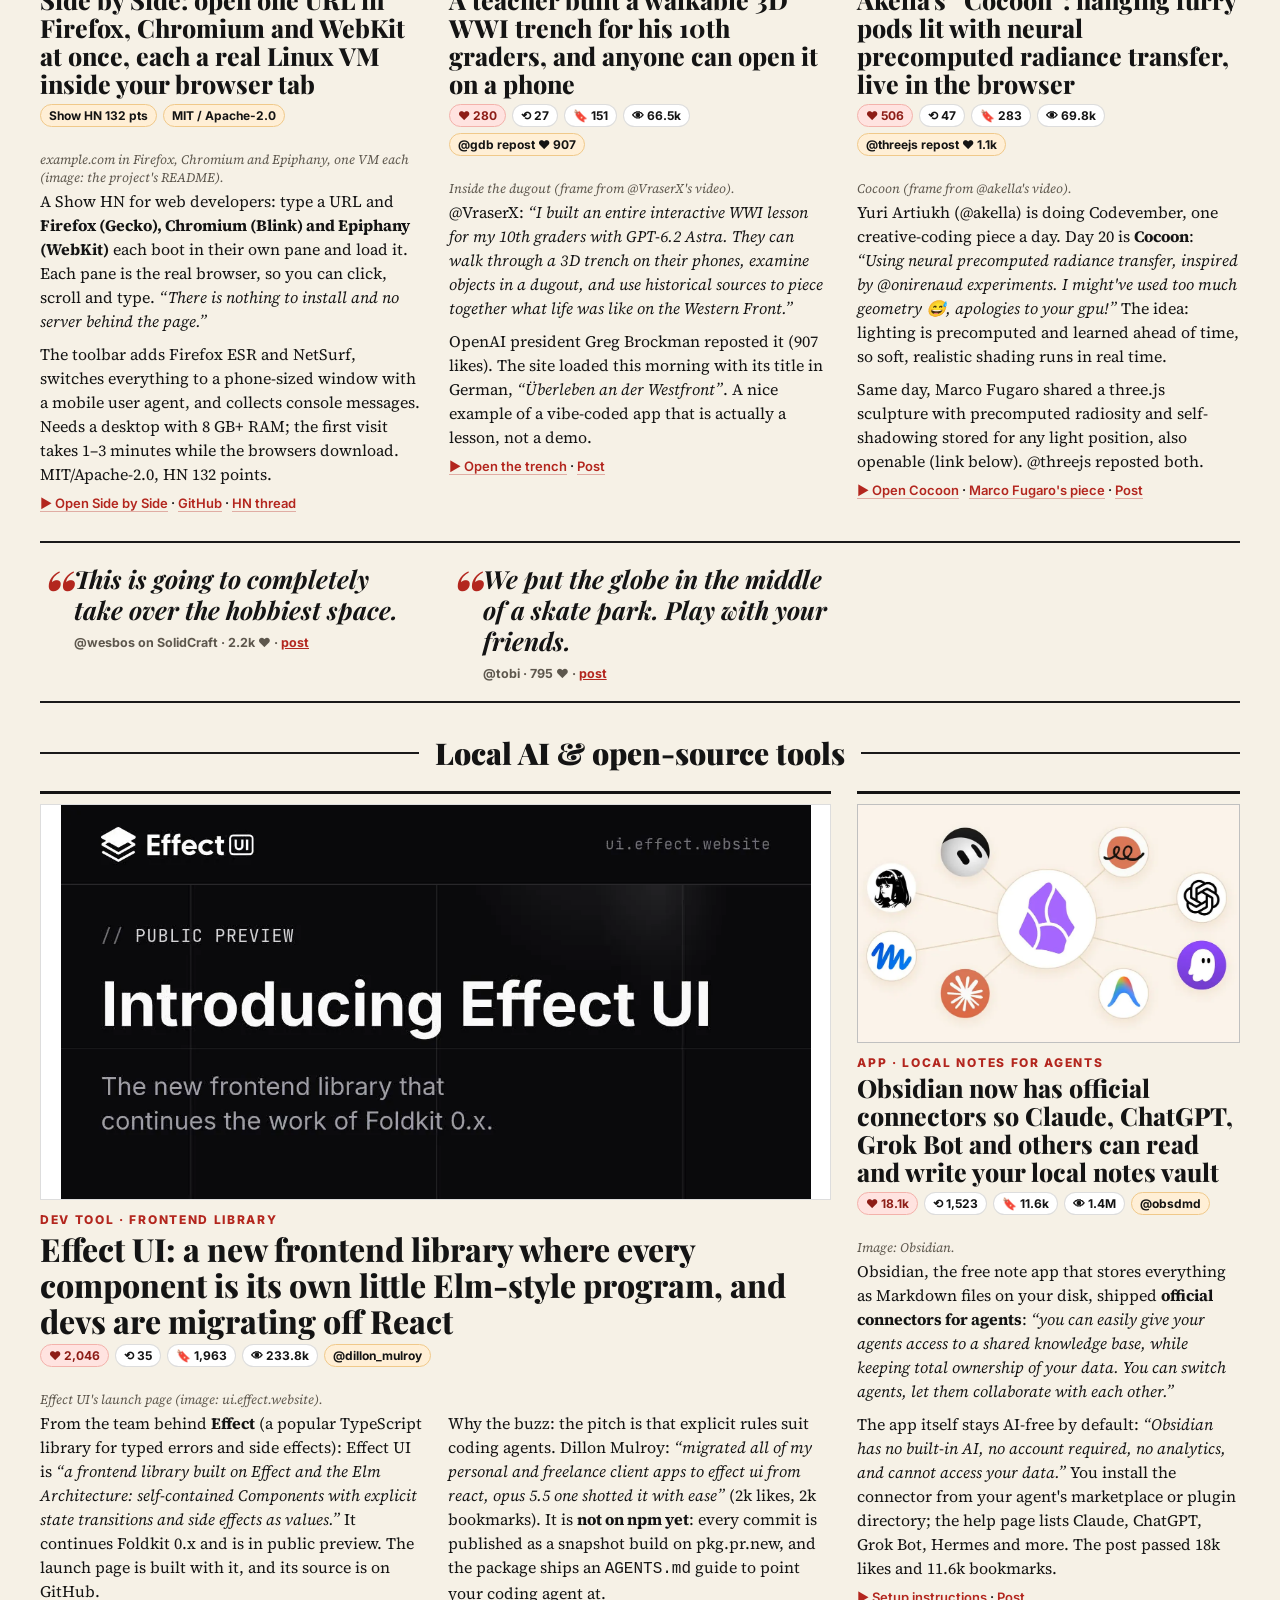
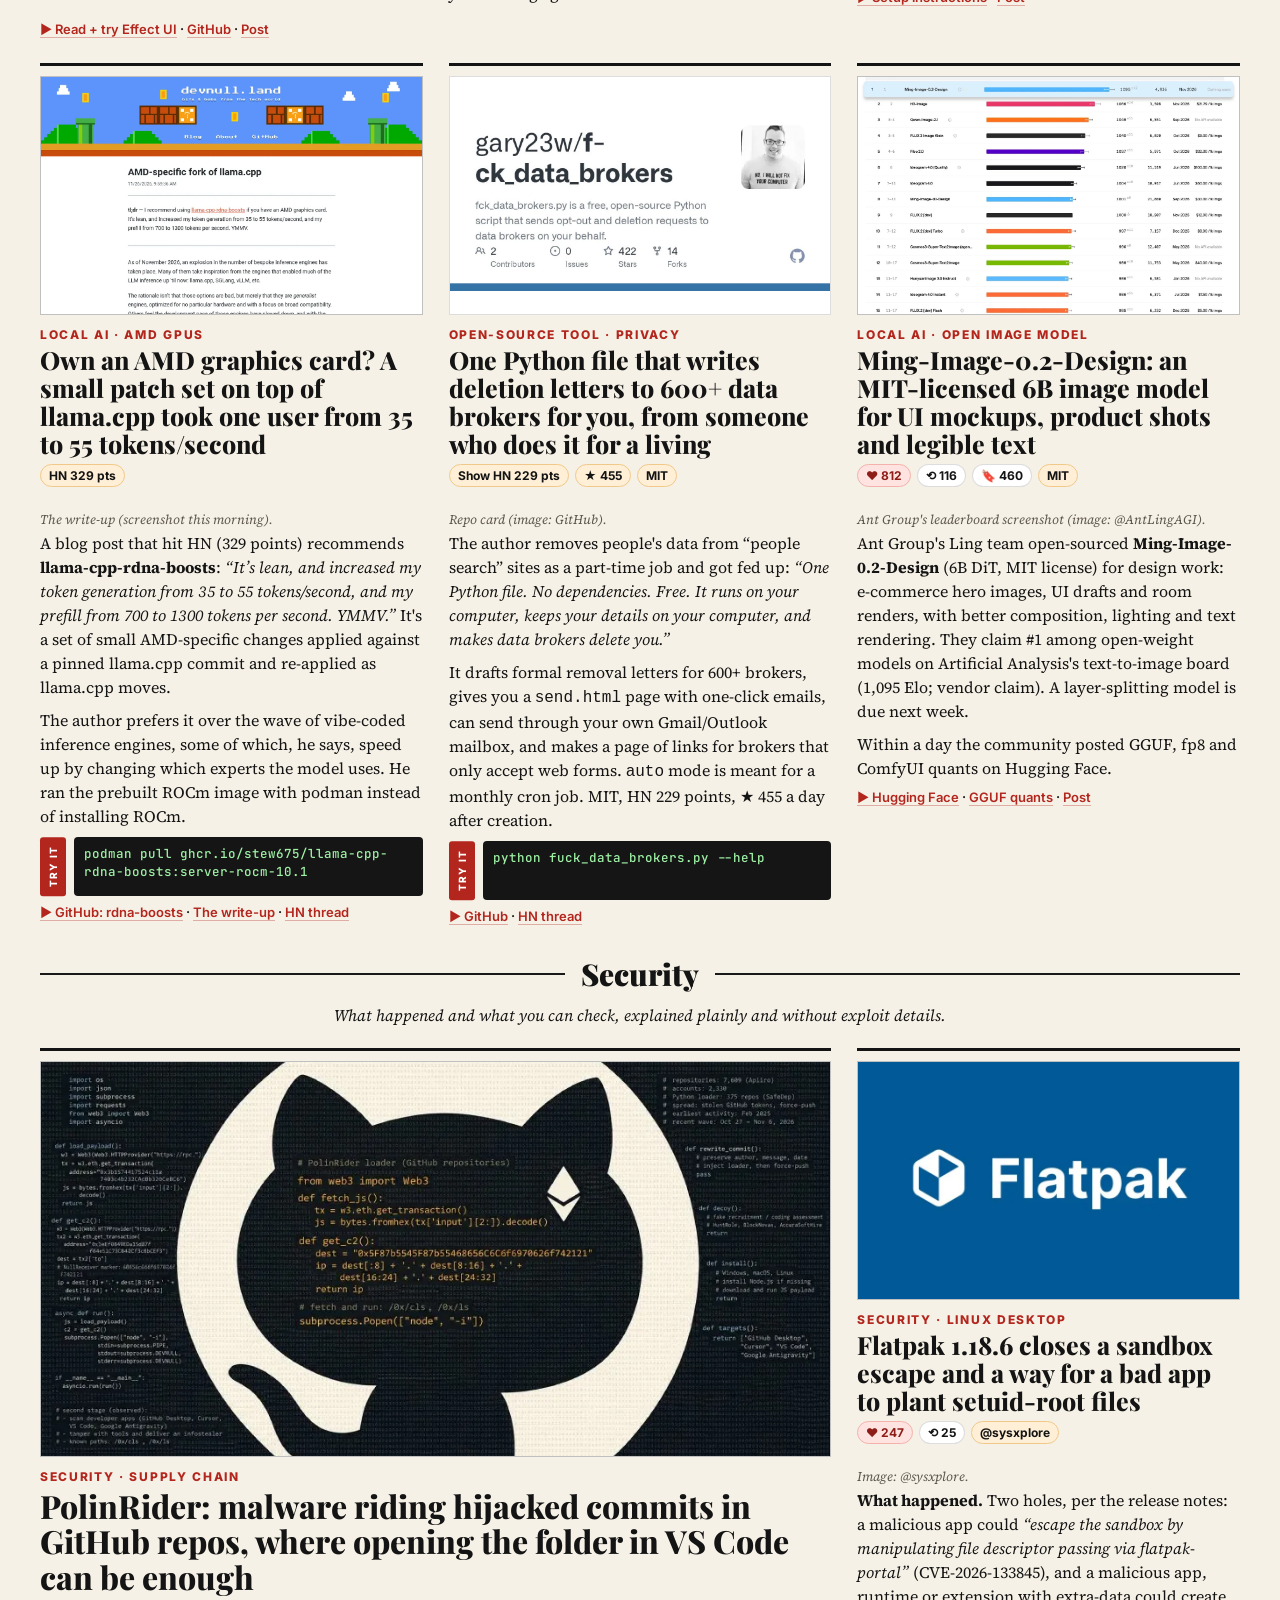
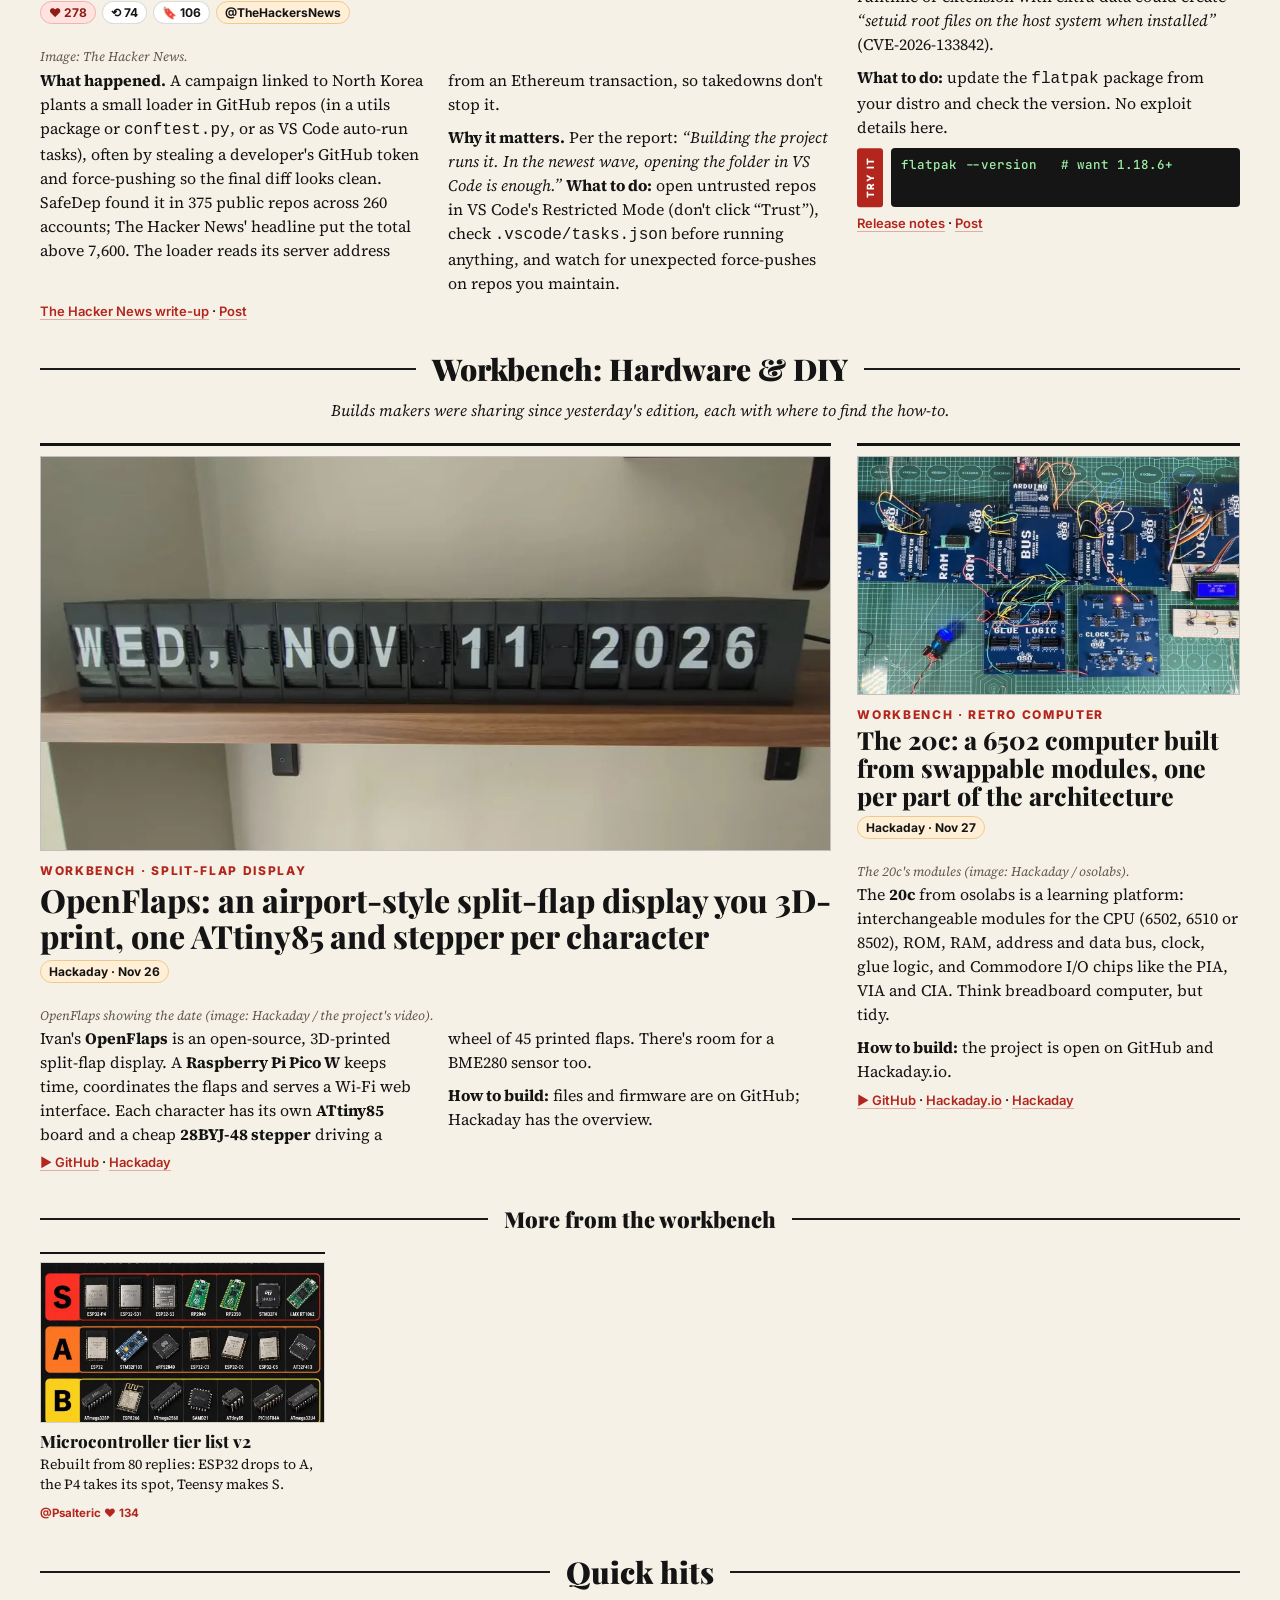
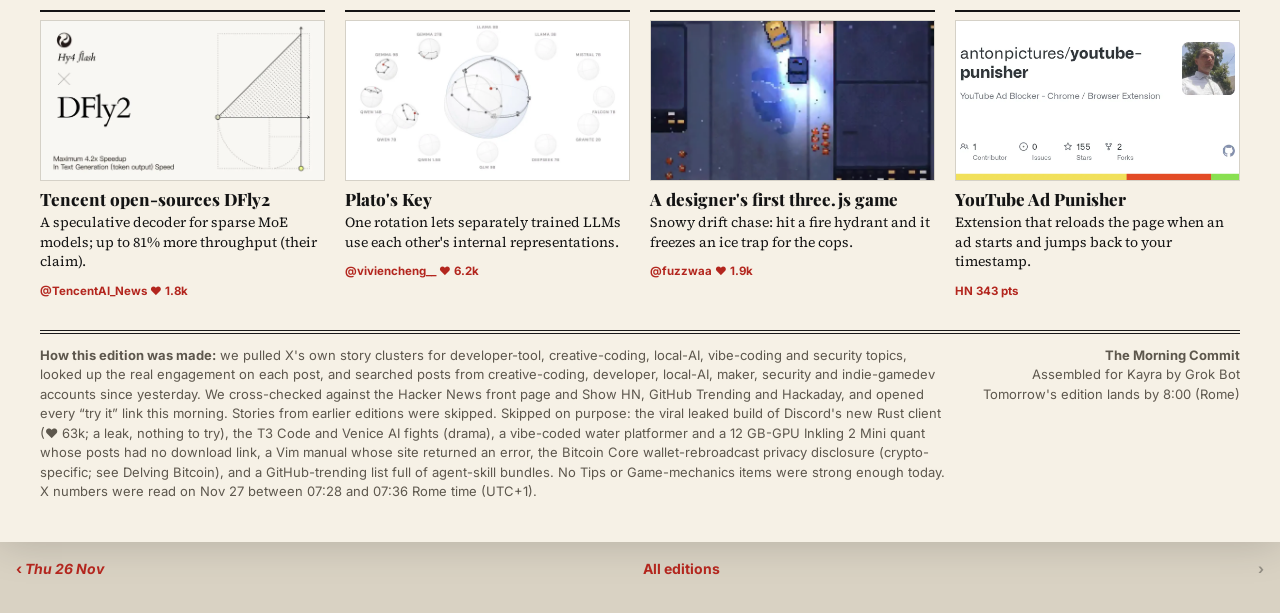
<file: editions/2026-11-27/index.html>
<!doctype html><html lang="en"><head><meta charset="utf-8"><meta name="viewport" content="width=device-width,initial-scale=1,viewport-fit=cover">
<title>The Morning Commit, Friday, November 27, 2026</title>
<meta name="description" content="Sketch, constrain, extrude, fillet, and change one dimension to watch the whole part rebuild. SolidCraft runs as a desktop app, in a browser tab, as a CLI, and as an MCP server so Claude Code or other agents can design parts with you. Wes Bos called it a “clean room” port of Fusion 360 and is already printing gears from it.">
<meta name="mc:lead" content="SolidCraft: a free, open-source Fusion 360-style CAD app in Rust that runs in your browser, and lets your AI agent do the modeling">
<meta name="mc:deck" content="Sketch, constrain, extrude, fillet, and change one dimension to watch the whole part rebuild. SolidCraft runs as a desktop app, in a browser tab, as a CLI, and as an MCP server so Claude Code or other agents can design parts with you. Wes Bos called it a “clean room” port of Fusion 360 and is already printing gears from it.">
<meta name="mc:thumb" content="img/sc_hero.webp">
<link rel="preconnect" href="https://fonts.googleapis.com"><link rel="preconnect" href="https://fonts.gstatic.com" crossorigin><link href="https://fonts.googleapis.com/css2?family=Playfair+Display:ital,wght@0,700;0,900;1,700&family=Source+Serif+4:ital,opsz,wght@0,8..60,400;0,8..60,600;1,8..60,400&family=Inter:wght@500;700;800&family=JetBrains+Mono:wght@500&display=swap" rel="stylesheet">
<link rel="stylesheet" href="../../assets/style.css?v=1795761801">
<style>
.wb-intro{text-align:center;font-style:italic;margin:-8px auto 22px;max-width:640px}
.section.sub{font-size:22px;margin-top:34px}
#brokers .ph>img:first-child,#effect .ph>img:first-child{object-fit:contain;background:#fff}
.lead .hero .chart{width:26%}
</style>
<!--mc:head-->
<meta name="theme-color" content="#141414">
<meta name="color-scheme" content="light">
<link rel="manifest" href="../../manifest.webmanifest">
<link rel="icon" type="image/png" sizes="48x48" href="../../assets/icons/favicon-48.png">
<link rel="icon" type="image/png" sizes="192x192" href="../../assets/icons/icon-192.png">
<link rel="apple-touch-icon" href="../../assets/icons/apple-touch-icon.png">
<meta name="apple-mobile-web-app-capable" content="yes">
<meta name="mobile-web-app-capable" content="yes">
<meta name="apple-mobile-web-app-status-bar-style" content="black-translucent">
<meta name="apple-mobile-web-app-title" content="Morning Commit">
<meta property="og:title" content="The Morning Commit · Friday, November 27, 2026">
<meta property="og:description" content="SolidCraft: a free, open-source Fusion 360-style CAD app in Rust that runs in your browser, and lets your AI agent do the modeling">
<meta property="og:image" content="https://kayraucklnc.github.io/morning-commit/editions/2026-11-27/img/_thumb.webp">
<script>if(matchMedia("(max-width:760px)").matches)document.documentElement.classList.add("mc-phone");</script>
<script defer src="../../assets/app.js?v=1795761801"></script>
<!--/mc:head-->
<meta name="mc:built" content="1795761801">
</head>
<body><!--mc:nav--><nav class="mcnav"><div class="in"><a class="home" href="../../">The Morning Commit</a><div class="pn"><a href="../../editions/2026-11-26/" rel="prev" aria-label="Older edition">‹ <i class="lbl">Thu 26 Nov</i></a><a href="../../archive/">Archive</a><span>›</span></div></div></nav><!--/mc:nav--><div class="paper">
<div class="topline"><span>Vol. I · No. 12</span><span>Friday, November 27, 2026 · Rome edition</span><span>What blew up on X, HN, GitHub &amp; the workbench</span></div>
<header class="mast"><h1>The Morning Commit</h1><div class="tag">The things builders were playing with while you weren't scrolling</div></header>
<div class="ticker"><b>MOST-LIKED, PAST 48H ▸</b>Obsidian connectors ♥ 18k ◆ Cloud Pass ♥ 2.8k ◆ SolidCraft ♥ 2.2k ◆ Effect UI ♥ 2k ◆ BFCM skate park ♥ 795 ◆ AMD llama.cpp HN 329 ◆ Data brokers HN 229</div>
<nav class="liked" aria-label="Most-liked in the past 48 hours"><div class="liked-label">Most-liked, past 48h</div><div class="liked-track"><a class="chip" href="#obsidian"><img src="img/obsid_s.webp" alt=""><span class="chip-t">Obsidian x agents</span><span class="chip-n">♥ 18k</span></a><a class="chip" href="#cloud"><img src="img/cloud_40.webp" alt=""><span class="chip-t">Cloud Pass</span><span class="chip-n">♥ 2.8k</span></a><a class="chip" href="#solidcraft"><img src="img/sc_hero.webp" alt=""><span class="chip-t">SolidCraft</span><span class="chip-n">♥ 2.2k</span></a><a class="chip" href="#effect"><img src="img/effect_og.webp" alt=""><span class="chip-t">Effect UI</span><span class="chip-n">♥ 2k</span></a><a class="chip" href="#bfcm"><img src="img/bfcm_40.webp" alt=""><span class="chip-t">BFCM skate</span><span class="chip-n">♥ 795</span></a></div></nav>

<section class="lead" id="solidcraft">
 <div>
  <figure class="hero"><img class="main" src="img/sc_hero.webp" alt="SolidCraft's CAD window with a parametric dock design and its feature browser"><img class="chart" src="img/sc_gear.webp" alt="A 3D-printed gear held up at a workbench"><figcaption>SolidCraft with a parametric dock design (photo: @wesbos). Inset: Wes Bos's first print-in-place gears coming off the printer, frame from his video.</figcaption></figure>
  <div class="kicker">Lead story · Open it now</div>
  <h2>SolidCraft: a free, open-source Fusion 360-style CAD app in Rust that runs in your browser, and lets your AI agent do the modeling</h2>
  <p class="hook">Parametric CAD with no install and no subscription. Open it and sketch a part.</p>
  <p class="deck">Sketch, constrain, extrude, fillet, and change one dimension to watch the whole part rebuild. SolidCraft runs as a desktop app, in a browser tab, as a CLI, and as an MCP server so Claude Code or other agents can design parts with you. Wes Bos called it a “clean room” port of Fusion 360 and is already printing gears from it.</p>
  <div class="badges"><span class="b like">♥ 2,195</span><span class="b rt">⟲ 76</span><span class="b sv">🔖 1,539</span><span class="b vw">👁 149.7k</span><span class="b ex">★ 18.6k</span><span class="b ex">Apache-2.0</span><span class="b ex">v0.50 · Nov 26</span></div>
  <p class="links" style="margin-top:10px"><a href="https://solidcraft.io/app"><b>▶ Open SolidCraft in your browser</b></a></p>
  <details class="more lead-more">
  <summary>Read the story</summary>
  <div class="cols">
   <p><b>What it is.</b> <i>“An open-source parametric 3D CAD application built in pure Rust.”</i> Parametric means the model is a recipe: a timeline of sketches and features (extrude, revolve, sweep, loft, fillet, shell, holes, threads, patterns) driven by named dimensions. Change one number and everything rebuilds. It has its own constraint solver, assemblies with joints and motion studies, sheet metal, and STEP, 3MF, STL and glTF import/export.</p>
   <p><b>Why it blew up this week.</b> Wes Bos: <i>“I am so dang impressed with how good SolidCraft is. This is the ‘clean room’ port of Fusion 360. It's so fast and the MCP makes agentic design so easy. This is going to completely take over the hobbiest space.”</i> (2.2k likes, 1.5k bookmarks). A day later he posted a 16:1 planetary gearbox launcher toy made in it (590 likes) and the first print-in-place gears off his printer.</p>
   <p><b>The agent angle.</b> The desktop app, browser app, headless CLI and MCP server all run the same commands. Hook it to Claude Code with <code>claude mcp add solidcraft -- solidcraft-cli mcp</code>; with <code>--connect</code> it drives the running app so you can watch the agent model. The README's demo builds a Raspberry Pi 4 case from scratch and then changes its height from 24 to 32 mm in one edit.</p>
   <p><b>Honest status.</b> The README calls it <i>“early but usable for simple parts”</i>: 75 of 76 public reference parts match FreeCAD-computed volume, area and centre of mass. Windows builds are unsigned for now, so SmartScreen may warn. Downloads for Windows, macOS, Linux (AppImage, Snap, Flatpak, .deb, .rpm). Apache-2.0; the repo has 18.6k stars and v0.50 shipped yesterday.</p>
  </div>
  <div class="links"><a href="https://solidcraft.io/app">▶ Open in browser</a> · <a href="https://solidcraft.io/download">Download</a> · <a href="https://github.com/tangency-labs/solidcraft">GitHub</a> · <a href="https://x.com/wesbos/status/2125755274694639698">Wes Bos&#x27;s post</a> · <a href="https://x.com/wesbos/status/2126016640957423647">Gearbox toy</a></div>
  </details>
 </div>
 <aside class="side">
  <details class="more side-more">
  <summary>Try it tonight</summary>
  <div class="boxh">Try it tonight</div>
  <div class="try"><ul>
   <li><b>CAD in a tab</b><code>solidcraft.io/app</code><small>Or let Claude Code drive it via MCP.</small></li>
   <li><b>Agent + CAD</b><code>claude mcp add solidcraft -- solidcraft-cli mcp</code><small>Needs the desktop install.</small></li>
   <li><b>Skate the BFCM globe</b><code>bfcm.shop</code><small>WebGPU; play with friends.</small></li>
   <li><b>3 browsers, 1 tab</b><code>michidk.github.io/sidebyside</code><small>8 GB+ RAM, 1–3 min first boot.</small></li>
   <li><b>Faster llama.cpp on AMD</b><code>github.com/stew675/llama-cpp-rdna-boosts</code><small>Prebuilt ROCm images.</small></li>
   <li><b>Delete yourself from brokers</b><code>python fuck_data_brokers.py --help</code><small>One file, no dependencies.</small></li>
  </ul></div>
  <div class="numbers"><div class="boxh">By the numbers · likes on X</div><div class="bar"><span class="bl">Obsidian connectors</span><span class="bt"><i style="width:100.0%"></i></span><span class="bn">18,068</span></div><div class="bar"><span class="bl">Cloud Pass ride</span><span class="bt"><i style="width:15.7%"></i></span><span class="bn">2,831</span></div><div class="bar"><span class="bl">SolidCraft (Wes Bos)</span><span class="bt"><i style="width:12.1%"></i></span><span class="bn">2,195</span></div><div class="bar"><span class="bl">Effect UI migration</span><span class="bt"><i style="width:11.3%"></i></span><span class="bn">2,046</span></div><div class="bar"><span class="bl">Ming-Image 0.2</span><span class="bt"><i style="width:4.5%"></i></span><span class="bn">812</span></div><div class="bar"><span class="bl">BFCM skate park</span><span class="bt"><i style="width:4.4%"></i></span><span class="bn">795</span></div><div class="bar"><span class="bl">Akella&#x27;s Cocoon</span><span class="bt"><i style="width:2.8%"></i></span><span class="bn">506</span></div><div class="src">Likes on each story's main X post, read via the X API on Nov 27, 07:28–07:36 Rome time (UTC+1). Items without an X post use Hacker News points instead (AMD llama.cpp 329, data brokers 229, Side by Side 132).</div></div>
  </details>
 </aside>
</section>

<div class="section">Play with it · Today's feed</div>
<div class="grid">
<article class="card wide" id="bfcm"><figure><div class="ph"><img src="img/bfcm_40.webp" alt=""></div></figure><div class="kicker">Play with it · multiplayer WebGPU toy</div><h3>Shopify put its live Black Friday sales globe inside a multiplayer skate park you can play in the browser</h3><p class="hook">Skate around a WebGPU globe of live shopping data with friends. All weekend.</p><div class="badges"><span class="b like">♥ 795</span><span class="b rt">⟲ 72</span><span class="b sv">🔖 224</span><span class="b vw">👁 69.2k</span><span class="b ex">@tobi</span></div><details class="more"><summary>Read the story</summary><figcaption>Skating around the live Black Friday globe (frame from Tobi Lütke&#x27;s video).</figcaption><div class="txt"><p>Every Black Friday, Shopify (the online-store platform) runs a public live globe showing orders flying around the world as glowing arcs. This year its CEO Tobi Lütke posted: <i>“We put the globe in the middle of a skate park. Play with your friends. It uses WebGPU with HDR, so the arcs really shine.”</i></p><p>Ignore the sales numbers if you like; the fun part is the toy. One of the developers called it <i>“our love letter to jet set and tony hawk, wrapped in realtime real life numbers.”</i> The page loaded fine this morning with a “Play the BFCM game” button. Best on a desktop browser with WebGPU (recent Chrome or Edge).</p></div><div class="links"><a href="https://bfcm.shop/">▶ Open bfcm.shop</a> · <a href="https://x.com/tobi/status/2126118398203727896">Post</a></div></details></article><article class="card" id="cloud"><figure><div class="ph"><img src="img/cloud_40.webp" alt=""></div></figure><div class="kicker">Play with it · three.js ride</div><h3>Cloud Pass: an endless three.js motorcycle ride through the clouds, with the tricks open-sourced as agent skills</h3><p class="hook">Scroll and ride forever. The fisheye and parallax tricks are on GitHub.</p><div class="badges"><span class="b like">♥ 2,831</span><span class="b rt">⟲ 231</span><span class="b sv">🔖 2,797</span><span class="b vw">👁 118.6k</span><span class="b ex">@MengTo</span></div><details class="more"><summary>Read the story</summary><figcaption>Cloud Pass (frame from Meng To&#x27;s video).</figcaption><div class="txt"><p>Designer Meng To built an <b>endless motorcycle ride</b> in three.js with GPT-6.2 Astra: <i>“I used parallax and fisheye camera tricks to achieve this.”</i> It's live as a page on his threeui.com site.</p><p>The useful part for builders: he published the techniques as reusable agent skills on GitHub: <b>scroll fisheye dolly zoom</b>, <b>endless riding parallax</b>, and <b>ride particles and clouds</b>. Point your coding agent at one to get the same effect in your own scene. 2.8k likes and 2.8k bookmarks.</p></div><div class="links"><a href="https://threeui.com/cloud-pass">▶ Ride Cloud Pass</a> · <a href="https://github.com/MengTo/Skills/tree/main/agent-skills/3d/endless-riding-parallax">Skills on GitHub</a> · <a href="https://x.com/MengTo/status/2125995984400654658">Post</a></div></details></article><article class="card" id="sbs"><figure><div class="ph"><img src="img/sbs.webp" alt=""></div></figure><div class="kicker">Play with it · browsers in a tab</div><h3>Side by Side: open one URL in Firefox, Chromium and WebKit at once, each a real Linux VM inside your browser tab</h3><p class="hook">Three real browser engines, three VMs, one tab. Nothing to install.</p><div class="badges"><span class="b ex">Show HN 132 pts</span><span class="b ex">MIT / Apache-2.0</span></div><details class="more"><summary>Read the story</summary><figcaption>example.com in Firefox, Chromium and Epiphany, one VM each (image: the project&#x27;s README).</figcaption><div class="txt"><p>A Show HN for web developers: type a URL and <b>Firefox (Gecko), Chromium (Blink) and Epiphany (WebKit)</b> each boot in their own pane and load it. Each pane is the real browser, so you can click, scroll and type. <i>“There is nothing to install and no server behind the page.”</i></p><p>The toolbar adds Firefox ESR and NetSurf, switches everything to a phone-sized window with a mobile user agent, and collects console messages. Needs a desktop with 8 GB+ RAM; the first visit takes 1–3 minutes while the browsers download. MIT/Apache-2.0, HN 132 points.</p></div><div class="links"><a href="https://michidk.github.io/sidebyside/">▶ Open Side by Side</a> · <a href="https://github.com/michidk/sidebyside">GitHub</a> · <a href="https://news.ycombinator.com/item?id=50656036">HN thread</a></div></details></article><article class="card" id="ww1"><figure><div class="ph"><img src="img/ww1_40.webp" alt=""></div></figure><div class="kicker">Play with it · 3D history lesson</div><h3>A teacher built a walkable 3D WWI trench for his 10th graders, and anyone can open it on a phone</h3><p class="hook">Walk a 1916 trench, inspect a dugout, piece together life on the Western Front.</p><div class="badges"><span class="b like">♥ 280</span><span class="b rt">⟲ 27</span><span class="b sv">🔖 151</span><span class="b vw">👁 66.5k</span><span class="b ex">@gdb repost ♥ 907</span></div><details class="more"><summary>Read the story</summary><figcaption>Inside the dugout (frame from @VraserX&#x27;s video).</figcaption><div class="txt"><p>@VraserX: <i>“I built an entire interactive WWI lesson for my 10th graders with GPT-6.2 Astra. They can walk through a 3D trench on their phones, examine objects in a dugout, and use historical sources to piece together what life was like on the Western Front.”</i></p><p>OpenAI president Greg Brockman reposted it (907 likes). The site loaded this morning with its title in German, <i>“Überleben an der Westfront”</i>. A nice example of a vibe-coded app that is actually a lesson, not a demo.</p></div><div class="links"><a href="https://westfront-1916.vraserx.chatgpt.site/">▶ Open the trench</a> · <a href="https://x.com/VraserX/status/2125881278037938439">Post</a></div></details></article><article class="card" id="cocoon"><figure><div class="ph"><img src="img/cocoon_c.webp" alt=""></div></figure><div class="kicker">Play with it · creative coding</div><h3>Akella&#x27;s “Cocoon”: hanging furry pods lit with neural precomputed radiance transfer, live in the browser</h3><p class="hook">Codevember day 20. Fair warning from the author: heavy on your GPU.</p><div class="badges"><span class="b like">♥ 506</span><span class="b rt">⟲ 47</span><span class="b sv">🔖 283</span><span class="b vw">👁 69.8k</span><span class="b ex">@threejs repost ♥ 1.1k</span></div><details class="more"><summary>Read the story</summary><figcaption>Cocoon (frame from @akella&#x27;s video).</figcaption><div class="txt"><p>Yuri Artiukh (@akella) is doing Codevember, one creative-coding piece a day. Day 20 is <b>Cocoon</b>: <i>“Using neural precomputed radiance transfer, inspired by @onirenaud experiments. I might've used too much geometry 😅, apologies to your gpu!”</i> The idea: lighting is precomputed and learned ahead of time, so soft, realistic shading runs in real time.</p><p>Same day, Marco Fugaro shared a three.js sculpture with precomputed radiosity and self-shadowing stored for any light position, also openable (link below). @threejs reposted both.</p></div><div class="links"><a href="https://akella.github.io/codevember-2026/20/">▶ Open Cocoon</a> · <a href="https://marcofugaro.github.io/three-advanced-techniques/examples/discobulus-reaction-diffusion">Marco Fugaro&#x27;s piece</a> · <a href="https://x.com/akella/status/2125917117526540700">Post</a></div></details></article>
</div>

<details class="more quotes-more">
 <summary>Quotes from today</summary>
<div class="pull">
 <blockquote>This is going to completely take over the hobbiest space.<cite>@wesbos on SolidCraft · 2.2k ♥ · <a href="https://x.com/wesbos/status/2125755274694639698">post</a></cite></blockquote>
 <blockquote>We put the globe in the middle of a skate park. Play with your friends.<cite>@tobi · 795 ♥ · <a href="https://x.com/tobi/status/2126118398203727896">post</a></cite></blockquote>
</div>
</details>

<div class="section">Local AI &amp; open-source tools</div>
<div class="grid">
<article class="card wide" id="effect"><figure><div class="ph"><img src="img/effect_og.webp" alt=""></div></figure><div class="kicker">Dev tool · frontend library</div><h3>Effect UI: a new frontend library where every component is its own little Elm-style program, and devs are migrating off React</h3><p class="hook">Explicit state, side effects as values. People are porting React apps in one shot.</p><div class="badges"><span class="b like">♥ 2,046</span><span class="b rt">⟲ 35</span><span class="b sv">🔖 1,963</span><span class="b vw">👁 233.8k</span><span class="b ex">@dillon_mulroy</span></div><details class="more"><summary>Read the story</summary><figcaption>Effect UI&#x27;s launch page (image: ui.effect.website).</figcaption><div class="txt"><p>From the team behind <b>Effect</b> (a popular TypeScript library for typed errors and side effects): Effect UI is <i>“a frontend library built on Effect and the Elm Architecture: self-contained Components with explicit state transitions and side effects as values.”</i> It continues Foldkit 0.x and is in public preview. The launch page is built with it, and its source is on GitHub.</p><p>Why the buzz: the pitch is that explicit rules suit coding agents. Dillon Mulroy: <i>“migrated all of my personal and freelance client apps to effect ui from react, opus 5.5 one shotted it with ease”</i> (2k likes, 2k bookmarks). It is <b>not on npm yet</b>: every commit is published as a snapshot build on pkg.pr.new, and the package ships an <code>AGENTS.md</code> guide to point your coding agent at.</p></div><div class="links"><a href="https://ui.effect.website/">▶ Read + try Effect UI</a> · <a href="https://github.com/Effect-TS/ui">GitHub</a> · <a href="https://x.com/dillon_mulroy/status/2125993366089273373">Post</a></div></details></article><article class="card" id="obsidian"><figure><div class="ph"><img src="img/obsid_s.webp" alt=""></div></figure><div class="kicker">App · local notes for agents</div><h3>Obsidian now has official connectors so Claude, ChatGPT, Grok Bot and others can read and write your local notes vault</h3><p class="hook">One local knowledge base, any agent. Still no built-in AI, account or analytics.</p><div class="badges"><span class="b like">♥ 18.1k</span><span class="b rt">⟲ 1,523</span><span class="b sv">🔖 11.6k</span><span class="b vw">👁 1.4M</span><span class="b ex">@obsdmd</span></div><details class="more"><summary>Read the story</summary><figcaption>Image: Obsidian.</figcaption><div class="txt"><p>Obsidian, the free note app that stores everything as Markdown files on your disk, shipped <b>official connectors for agents</b>: <i>“you can easily give your agents access to a shared knowledge base, while keeping total ownership of your data. You can switch agents, let them collaborate with each other.”</i></p><p>The app itself stays AI-free by default: <i>“Obsidian has no built-in AI, no account required, no analytics, and cannot access your data.”</i> You install the connector from your agent's marketplace or plugin directory; the help page lists Claude, ChatGPT, Grok Bot, Hermes and more. The post passed 18k likes and 11.6k bookmarks.</p></div><div class="links"><a href="https://obsidian.md/help/agents">▶ Setup instructions</a> · <a href="https://x.com/obsdmd/status/2125700941156651151">Post</a></div></details></article><article class="card" id="amd"><figure><div class="ph"><img src="img/amd.webp" alt=""></div></figure><div class="kicker">Local AI · AMD GPUs</div><h3>Own an AMD graphics card? A small patch set on top of llama.cpp took one user from 35 to 55 tokens/second</h3><p class="hook">llama-cpp-rdna-boosts: minimal AMD patches re-applied to stock llama.cpp.</p><div class="badges"><span class="b ex">HN 329 pts</span></div><details class="more"><summary>Read the story</summary><figcaption>The write-up (screenshot this morning).</figcaption><div class="txt"><p>A blog post that hit HN (329 points) recommends <b>llama-cpp-rdna-boosts</b>: <i>“It’s lean, and increased my token generation from 35 to 55 tokens/second, and my prefill from 700 to 1300 tokens per second. YMMV.”</i> It's a set of small AMD-specific changes applied against a pinned llama.cpp commit and re-applied as llama.cpp moves.</p><p>The author prefers it over the wave of vibe-coded inference engines, some of which, he says, speed up by changing which experts the model uses. He ran the prebuilt ROCm image with podman instead of installing ROCm.</p></div><div class="tryit"><span>TRY IT</span><code>podman pull ghcr.io/stew675/llama-cpp-rdna-boosts:server-rocm-10.1</code></div><div class="links"><a href="https://github.com/stew675/llama-cpp-rdna-boosts">▶ GitHub: rdna-boosts</a> · <a href="https://devnull.land/amd-specific-llama-cpp">The write-up</a> · <a href="https://news.ycombinator.com/item?id=50657265">HN thread</a></div></details></article><article class="card" id="brokers"><figure><div class="ph"><img src="img/brokers_og.webp" alt=""></div></figure><div class="kicker">Open-source tool · privacy</div><h3>One Python file that writes deletion letters to 600+ data brokers for you, from someone who does it for a living</h3><p class="hook">No dependencies, runs locally, then follows up every month.</p><div class="badges"><span class="b ex">Show HN 229 pts</span><span class="b ex">★ 455</span><span class="b ex">MIT</span></div><details class="more"><summary>Read the story</summary><figcaption>Repo card (image: GitHub).</figcaption><div class="txt"><p>The author removes people's data from “people search” sites as a part-time job and got fed up: <i>“One Python file. No dependencies. Free. It runs on your computer, keeps your details on your computer, and makes data brokers delete you.”</i></p><p>It drafts formal removal letters for 600+ brokers, gives you a <code>send.html</code> page with one-click emails, can send through your own Gmail/Outlook mailbox, and makes a page of links for brokers that only accept web forms. <code>auto</code> mode is meant for a monthly cron job. MIT, HN 229 points, ★ 455 a day after creation.</p></div><div class="tryit"><span>TRY IT</span><code>python fuck_data_brokers.py --help</code></div><div class="links"><a href="https://github.com/gary23w/f-ck_data_brokers">▶ GitHub</a> · <a href="https://news.ycombinator.com/item?id=50658191">HN thread</a></div></details></article><article class="card" id="ming"><figure><div class="ph"><img src="img/ming.webp" alt=""></div></figure><div class="kicker">Local AI · open image model</div><h3>Ming-Image-0.2-Design: an MIT-licensed 6B image model for UI mockups, product shots and legible text</h3><p class="hook">Open weights, tops open models on one text-to-image board. GGUF quants already out.</p><div class="badges"><span class="b like">♥ 812</span><span class="b rt">⟲ 116</span><span class="b sv">🔖 460</span><span class="b ex">MIT</span></div><details class="more"><summary>Read the story</summary><figcaption>Ant Group&#x27;s leaderboard screenshot (image: @AntLingAGI).</figcaption><div class="txt"><p>Ant Group's Ling team open-sourced <b>Ming-Image-0.2-Design</b> (6B DiT, MIT license) for design work: e-commerce hero images, UI drafts and room renders, with better composition, lighting and text rendering. They claim #1 among open-weight models on Artificial Analysis's text-to-image board (1,095 Elo; vendor claim). A layer-splitting model is due next week.</p><p>Within a day the community posted GGUF, fp8 and ComfyUI quants on Hugging Face.</p></div><div class="links"><a href="https://huggingface.co/inclusionAI/Ming-Image-0.2-Design">▶ Hugging Face</a> · <a href="https://huggingface.co/Abiray/Ming-Image-0.2-Design-GGUF">GGUF quants</a> · <a href="https://x.com/AntLingAGI/status/2125916926048358827">Post</a></div></details></article>
</div>

<div class="section" id="security">Security</div>
<p class="wb-intro">What happened and what you can check, explained plainly and without exploit details.</p>
<div class="grid"><article class="card wide" id="polin"><figure><div class="ph"><img src="img/polin.webp" alt=""></div></figure><div class="kicker">Security · supply chain</div><h3>PolinRider: malware riding hijacked commits in GitHub repos, where opening the folder in VS Code can be enough</h3><p class="hook">Cloning an unfamiliar repo? Don&#x27;t trust the workspace until you&#x27;ve looked.</p><div class="badges"><span class="b like">♥ 278</span><span class="b rt">⟲ 74</span><span class="b sv">🔖 106</span><span class="b ex">@TheHackersNews</span></div><details class="more"><summary>Read the story</summary><figcaption>Image: The Hacker News.</figcaption><div class="txt"><p><b>What happened.</b> A campaign linked to North Korea plants a small loader in GitHub repos (in a utils package or <code>conftest.py</code>, or as VS Code auto-run tasks), often by stealing a developer's GitHub token and force-pushing so the final diff looks clean. SafeDep found it in 375 public repos across 260 accounts; The Hacker News' headline put the total above 7,600. The loader reads its server address from an Ethereum transaction, so takedowns don't stop it.</p><p><b>Why it matters.</b> Per the report: <i>“Building the project runs it. In the newest wave, opening the folder in VS Code is enough.”</i> <b>What to do:</b> open untrusted repos in VS Code's Restricted Mode (don't click “Trust”), check <code>.vscode/tasks.json</code> before running anything, and watch for unexpected force-pushes on repos you maintain.</p></div><div class="links"><a href="https://thehackernews.com/2026/11/north-korea-linked-polinrider-poisons.html">The Hacker News write-up</a> · <a href="https://x.com/TheHackersNews/status/2125971810642743361">Post</a></div></details></article><article class="card" id="flatpak"><figure><div class="ph"><img src="img/flatpak.webp" alt=""></div></figure><div class="kicker">Security · Linux desktop</div><h3>Flatpak 1.18.6 closes a sandbox escape and a way for a bad app to plant setuid-root files</h3><p class="hook">Using Flatpak apps on Linux? Update Flatpak itself to 1.18.6.</p><div class="badges"><span class="b like">♥ 247</span><span class="b rt">⟲ 25</span><span class="b ex">@sysxplore</span></div><details class="more"><summary>Read the story</summary><figcaption>Image: @sysxplore.</figcaption><div class="txt"><p><b>What happened.</b> Two holes, per the release notes: a malicious app could <i>“escape the sandbox by manipulating file descriptor passing via flatpak-portal”</i> (CVE-2026-133845), and a malicious app, runtime or extension with extra-data could create <i>“setuid root files on the host system when installed”</i> (CVE-2026-133842).</p><p><b>What to do:</b> update the <code>flatpak</code> package from your distro and check the version. No exploit details here.</p></div><div class="tryit"><span>TRY IT</span><code>flatpak --version   # want 1.18.6+</code></div><div class="links"><a href="https://github.com/flatpak/flatpak/releases/tag/1.18.6">Release notes</a> · <a href="https://x.com/sysxplore/status/2125838676772995362">Post</a></div></details></article></div>


<div class="section" id="workbench">Workbench: Hardware &amp; DIY</div>
<p class="wb-intro">Builds makers were sharing since yesterday's edition, each with where to find the how-to.</p>
<div class="grid"><article class="card wide" id="flaps"><figure><div class="ph"><img src="img/split.webp" alt=""></div></figure><div class="kicker">Workbench · split-flap display</div><h3>OpenFlaps: an airport-style split-flap display you 3D-print, one ATtiny85 and stepper per character</h3><p class="hook">Pico W runs the web UI; each flap wheel has 45 printed flaps.</p><div class="badges"><span class="b ex">Hackaday · Nov 26</span></div><details class="more"><summary>Read the story</summary><figcaption>OpenFlaps showing the date (image: Hackaday / the project&#x27;s video).</figcaption><div class="txt"><p>Ivan's <b>OpenFlaps</b> is an open-source, 3D-printed split-flap display. A <b>Raspberry Pi Pico W</b> keeps time, coordinates the flaps and serves a Wi-Fi web interface. Each character has its own <b>ATtiny85</b> board and a cheap <b>28BYJ-48 stepper</b> driving a wheel of 45 printed flaps. There's room for a BME280 sensor too.</p><p><b>How to build:</b> files and firmware are on GitHub; Hackaday has the overview.</p></div><div class="links"><a href="https://github.com/ivan-marchand/openflaps">▶ GitHub</a> · <a href="https://hackaday.com/2026/11/26/another-split-flap-display-you-can-print-yourself/">Hackaday</a></div></details></article><article class="card" id="c20"><figure><div class="ph"><img src="img/m6502.webp" alt=""></div></figure><div class="kicker">Workbench · retro computer</div><h3>The 20c: a 6502 computer built from swappable modules, one per part of the architecture</h3><p class="hook">Swap the CPU, ROM, RAM, clock and I/O chips to learn how a computer works.</p><div class="badges"><span class="b ex">Hackaday · Nov 27</span></div><details class="more"><summary>Read the story</summary><figcaption>The 20c&#x27;s modules (image: Hackaday / osolabs).</figcaption><div class="txt"><p>The <b>20c</b> from osolabs is a learning platform: interchangeable modules for the CPU (6502, 6510 or 8502), ROM, RAM, address and data bus, clock, glue logic, and Commodore I/O chips like the PIA, VIA and CIA. Think breadboard computer, but tidy.</p><p><b>How to build:</b> the project is open on GitHub and Hackaday.io.</p></div><div class="links"><a href="https://github.com/osolabstech/The20c">▶ GitHub</a> · <a href="https://hackaday.io/project/207107-the-20c">Hackaday.io</a> · <a href="https://hackaday.com/2026/11/26/a-modular-6502-computer/">Hackaday</a></div></details></article></div>
<div class="section sub">More from the workbench</div>
<div class="qgrid"><a class="qh" href="https://x.com/Psalteric/status/2126003828168269873"><img src="img/tier_c.webp" alt=""><div><b>Microcontroller tier list v2</b><p>Rebuilt from 80 replies: ESP32 drops to A, the P4 takes its spot, Teensy makes S.</p><span>@Psalteric ♥ 134</span></div></a></div>
<div class="section">Quick hits</div><div class="qgrid"><a class="qh" href="https://github.com/Tencent/AngelSpec"><img src="img/dfly_c.webp" alt=""><div><b>Tencent open-sources DFly2</b><p>A speculative decoder for sparse MoE models; up to 81% more throughput (their claim).</p><span>@TencentAI_News ♥ 1.8k</span></div></a><a class="qh" href="https://hazyresearch.stanford.edu/blog/2026-11-25-platos-key"><img src="img/plato_40.webp" alt=""><div><b>Plato&#x27;s Key</b><p>One rotation lets separately trained LLMs use each other&#x27;s internal representations.</p><span>@viviencheng__ ♥ 6.2k</span></div></a><a class="qh" href="https://x.com/fuzzwaa/status/2125844722510160135"><img src="img/drift_c.webp" alt=""><div><b>A designer&#x27;s first three.js game</b><p>Snowy drift chase: hit a fire hydrant and it freezes an ice trap for the cops.</p><span>@fuzzwaa ♥ 1.9k</span></div></a><a class="qh" href="https://github.com/antonpictures/youtube-punisher"><img src="img/punisher.webp" alt=""><div><b>YouTube Ad Punisher</b><p>Extension that reloads the page when an ad starts and jumps back to your timestamp.</p><span>HN 343 pts</span></div></a></div>

<footer><div><b>How this edition was made:</b> we pulled X's own story clusters for developer-tool, creative-coding, local-AI, vibe-coding and security topics, looked up the real engagement on each post, and searched posts from creative-coding, developer, local-AI, maker, security and indie-gamedev accounts since yesterday. We cross-checked against the Hacker News front page and Show HN, GitHub Trending and Hackaday, and opened every “try it” link this morning. Stories from earlier editions were skipped. Skipped on purpose: the viral leaked build of Discord's new Rust client (♥ 63k; a leak, nothing to try), the T3 Code and Venice AI fights (drama), a vibe-coded water platformer and a 12 GB-GPU Inkling 2 Mini quant whose posts had no download link, a Vim manual whose site returned an error, the Bitcoin Core wallet-rebroadcast privacy disclosure (crypto-specific; see Delving Bitcoin), and a GitHub-trending list full of agent-skill bundles. No Tips or Game-mechanics items were strong enough today. X numbers were read on Nov 27 between 07:28 and 07:36 Rome time (UTC+1).</div><div style="min-width:260px;text-align:right"><b>The Morning Commit</b><br>Assembled for Kayra by Grok Bot<br>Tomorrow's edition lands by 8:00 (Rome)</div></footer>
</div><!--mc:foot--><div class="mcfoot"><a href="../../editions/2026-11-26/" data-r="prev" aria-label="Older edition">‹ <i class="lbl">Thu 26 Nov</i></a><a href="../../archive/">All editions</a><span>›</span></div><!--/mc:foot--></body></html>
</file>
<file: assets/style.css>
:root{--ink:#141414;--paper:#f6f1e6;--rule:#1a1a1a;--red:#b3261e;--muted:#5d574d;--soft:#e9e1cf}
*{box-sizing:border-box}
body{margin:0;background:#d9d2c3;color:var(--ink);font-family:"Source Serif 4",Georgia,serif}
.paper{max-width:1400px;margin:0 auto;background:var(--paper);padding:26px 40px 40px;box-shadow:0 0 40px rgba(0,0,0,.18)}
a{color:inherit}
.topline{display:flex;justify-content:space-between;font:700 12px Inter,sans-serif;letter-spacing:.12em;text-transform:uppercase;border-bottom:1px solid var(--rule);padding-bottom:8px}
.mast{text-align:center;padding:14px 0 6px;border-bottom:4px double var(--rule)}
.mast h1{font:900 104px/0.95 "Playfair Display",Georgia,serif;margin:0;letter-spacing:-.02em}
.mast .tag{font:italic 400 20px "Source Serif 4",serif;color:var(--muted);margin-top:8px}
.ticker{background:var(--ink);color:#f6f1e6;font:700 13px Inter,sans-serif;letter-spacing:.04em;padding:9px 14px;margin:10px 0 22px;white-space:nowrap;overflow:hidden;text-overflow:ellipsis}
.ticker b{color:#ffcf5a;margin-right:10px}
.lead{display:grid;grid-template-columns:1fr 340px;gap:30px;border-bottom:2px solid var(--rule);padding-bottom:26px}
.lead .hero{position:relative}
.lead .hero img.main{width:100%;display:block;border:1px solid #0002}
.lead .hero img.chart{position:absolute;right:-14px;bottom:44px;width:230px;border:6px solid #fff;box-shadow:0 8px 24px #0004;transform:rotate(2deg)}
.lead .hero figcaption{font:italic 14px "Source Serif 4";color:var(--muted);margin-top:8px;max-width:76%}
.kicker{font:800 12px Inter,sans-serif;letter-spacing:.14em;text-transform:uppercase;color:var(--red);margin:12px 0 4px}
.lead h2{font:900 54px/1.02 "Playfair Display",serif;margin:18px 0 10px;letter-spacing:-.01em}
.lead .deck{font:italic 400 22px/1.35 "Source Serif 4";color:#333;margin:0 0 14px}
.lead .cols{columns:2;column-gap:28px;column-rule:1px solid #0003;font-size:17px;line-height:1.55}
.lead .cols p{margin:0 0 10px}
.lead .cols p:first-child::first-letter{font:900 58px/0.8 "Playfair Display";float:left;margin:6px 8px 0 0}
aside.side{border-left:1px solid var(--rule);padding-left:24px}
.boxh{font:800 13px Inter,sans-serif;letter-spacing:.14em;text-transform:uppercase;border-top:4px solid var(--ink);border-bottom:1px solid var(--ink);padding:7px 0;margin:0 0 12px}
.try li{margin:0 0 14px;list-style:none} .try ul{padding:0;margin:0}
.try b{font:700 15px Inter,sans-serif;display:block;margin-bottom:4px}
.try code,.tryit code{font:500 12.5px/1.45 "JetBrains Mono",monospace;background:#151515;color:#9ef0a5;display:block;padding:8px 10px;border-radius:4px;white-space:pre-wrap;word-break:break-word}
.try small{color:var(--muted);font-size:13px}
.numbers{margin-top:22px}
.bar{display:grid;grid-template-columns:118px 1fr 58px;gap:8px;align-items:center;font:600 12.5px Inter,sans-serif;margin:5px 0}
.bt{background:var(--soft);height:12px;display:block} .bt i{display:block;height:100%;background:var(--red)}
.bn{text-align:right;font-variant-numeric:tabular-nums}
.src{font:12px Inter,sans-serif;color:var(--muted);margin-top:6px}
.badges{display:flex;flex-wrap:wrap;gap:6px;margin:6px 0 10px}
.b{font:700 12px Inter,sans-serif;padding:3px 8px;border-radius:20px;background:#fff;border:1px solid #0002}
.b.like{background:#ffe3e0;border-color:#f3b2ab;color:#8d1d16} .b.ex{background:#ffefd6;border-color:#f0c98a}
.links{font:600 13px Inter,sans-serif;margin-top:8px} .links a{color:var(--red);text-decoration:none;border-bottom:1px solid #b3261e55}
.section{display:flex;align-items:center;gap:16px;margin:30px 0 18px;font:900 30px "Playfair Display";}
.section::before,.section::after{content:"";flex:1;border-top:2px solid var(--rule)}
.grid{display:grid;grid-template-columns:repeat(3,1fr);gap:26px}
.card{border-top:3px solid var(--ink);padding-top:10px}
.card.wide{grid-column:span 2}
.card.full{grid-column:1/-1;display:grid;grid-template-columns:1.25fr 1fr;column-gap:30px;align-items:start}
.card.full figure{grid-row:1/span 6}
.card.full h3{font-size:32px;margin-top:6px}
.card.full .ph>img:first-child{aspect-ratio:16/9}
.card h3{font:800 25px/1.12 "Playfair Display",serif;margin:2px 0 4px}
.card.wide h3{font-size:32px}
.card p{font-size:16px;line-height:1.5;margin:0 0 9px}
.card.wide .txt{columns:2;column-gap:24px}
figure{margin:0}
.ph{position:relative;overflow:visible}
.ph>img:first-child{width:100%;aspect-ratio:16/10;object-fit:cover;display:block;border:1px solid #0002;background:#ddd}
.card.wide .ph>img:first-child{aspect-ratio:16/8}
.ph .inset{position:absolute;right:10px;bottom:-18px;width:34%;border:5px solid #fff;box-shadow:0 6px 18px #0005;transform:rotate(-2deg)}
figcaption{font:italic 13px/1.35 "Source Serif 4";color:var(--muted);margin:24px 0 2px}
.tryit{display:flex;gap:8px;align-items:stretch;margin:8px 0}
.tryit span{font:800 10px Inter;letter-spacing:.12em;background:var(--red);color:#fff;padding:9px 7px;writing-mode:vertical-rl;transform:rotate(180deg);border-radius:3px}
.tryit code{flex:1}
.pull{margin:30px 0 4px;display:grid;grid-template-columns:repeat(3,1fr);gap:26px;border-top:2px solid var(--rule);border-bottom:2px solid var(--rule);padding:20px 0}
.pull blockquote{margin:0;font:italic 700 25px/1.25 "Playfair Display";position:relative;padding-left:34px}
.pull blockquote::before{content:"“";position:absolute;left:0;top:-14px;font-size:72px;color:var(--red)}
.pull cite{display:block;font:700 12.5px Inter,sans-serif;font-style:normal;margin-top:10px;color:var(--muted)}
.pull cite a{color:var(--red)}
.gamma .band{display:flex;height:70px;border:1px solid #0003} .gamma .band i{flex:1}
.gamma .smooth{height:70px;background:linear-gradient(90deg,#000,#fff);border:1px solid #0003;border-top:0}
.gamma .glabel{display:flex;justify-content:space-between;font:600 11px Inter;color:var(--muted);margin-top:4px}
.gamma figcaption{margin-top:8px}
.qgrid{display:grid;grid-template-columns:repeat(4,1fr);gap:20px}
.qh{text-decoration:none;display:block;border-top:2px solid var(--ink);padding-top:8px}
.qh img{width:100%;aspect-ratio:16/9;object-fit:cover;display:block;border:1px solid #0002}
.qh b{font:800 17px/1.2 "Playfair Display";display:block;margin:8px 0 4px}
.qh p{font-size:14px;line-height:1.4;margin:0 0 6px}
.qh span{font:700 11.5px Inter;color:var(--red)}
footer{margin-top:30px;border-top:4px double var(--rule);padding-top:12px;font:13px/1.5 Inter,sans-serif;color:var(--muted);display:flex;justify-content:space-between;gap:30px}

/* ---------- site chrome: edition nav (injected by tools/sitegen.py) ---------- */
html{-webkit-text-size-adjust:100%;text-size-adjust:100%}
img{max-width:100%;height:auto}
.mcnav{position:sticky;top:0;z-index:50;background:var(--ink);color:var(--paper);font:700 13px/1 Inter,sans-serif;letter-spacing:.04em;padding:env(safe-area-inset-top) 0 0}
.mcnav .in{max-width:1400px;margin:0 auto;display:flex;align-items:center;justify-content:space-between;gap:8px;padding:10px 16px}
.mcnav a,.mcnav span{color:var(--paper);text-decoration:none;white-space:nowrap}
.mcnav .home{font:900 17px "Playfair Display",Georgia,serif;letter-spacing:0;min-width:0;overflow:hidden;text-overflow:ellipsis}
.mcnav i{font-style:normal}
.mcnav .pn{display:flex;gap:6px}
.mcnav .pn a,.mcnav .pn span{padding:7px 10px;border:1px solid #f6f1e655;border-radius:999px}
.mcnav .pn span{opacity:.35}
.mcnav .pn a:active{background:#f6f1e622}
.mcfoot{max-width:1400px;margin:0 auto;display:flex;justify-content:space-between;gap:10px;padding:18px 16px 40px;font:700 14px Inter,sans-serif}
.mcfoot a{color:var(--red);text-decoration:none}
.mcfoot span{opacity:.35}

/* ---------- archive page ---------- */
.arch{max-width:1100px}
.arch .mast h1{font-size:72px}
.alist{list-style:none;padding:0;margin:22px 0 0;display:grid;grid-template-columns:repeat(3,1fr);gap:26px}
.alist a{display:block;text-decoration:none;border-top:3px solid var(--ink);padding-top:10px}
.alist img{width:100%;aspect-ratio:16/9;object-fit:cover;display:block;border:1px solid #0002;background:#ddd}
.alist .d{font:800 12px Inter,sans-serif;letter-spacing:.14em;text-transform:uppercase;color:var(--red);margin:10px 0 4px;display:block}
.alist b{font:800 22px/1.15 "Playfair Display",serif;display:block}
.alist p{font-size:15px;line-height:1.45;margin:6px 0 0;color:#333}
.alist li:first-child{grid-column:1/-1}
.alist li:first-child a{display:grid;grid-template-columns:1.3fr 1fr;gap:26px;align-items:start}
.alist li:first-child b{font-size:34px}
.alist .new{background:var(--red);color:#fff;padding:2px 6px;border-radius:3px;margin-left:6px}
.empty{font:italic 18px "Source Serif 4";color:var(--muted)}

/* ---------- tablet ---------- */
@media (max-width:1100px){
 .paper{padding:20px 24px 30px}
 .mast h1{font-size:76px}
 .lead{grid-template-columns:1fr}
 aside.side{border-left:0;padding-left:0;border-top:2px solid var(--rule);padding-top:18px;display:grid;grid-template-columns:1fr 1fr;gap:26px}
 aside.side .numbers{margin-top:0}
 .grid{grid-template-columns:repeat(2,1fr)}
 .pull{grid-template-columns:1fr}
 .qgrid{grid-template-columns:repeat(2,1fr)}
 .alist{grid-template-columns:repeat(2,1fr)}
}

/* ---------- phone ---------- */
@media (max-width:760px){
 body{background:var(--paper)}
 .paper{padding:12px 16px 24px;box-shadow:none}
 .topline{flex-wrap:wrap;justify-content:center;gap:2px 12px;font-size:10.5px;text-align:center}
 .topline span:last-child{display:none}
 .mast{padding:10px 0 6px}
 .mast h1{font-size:clamp(38px,12.4vw,60px);line-height:1}
 .mast .tag{font-size:15px;line-height:1.3}
 .ticker{white-space:normal;font-size:12px;line-height:1.5;padding:8px 12px;margin:10px 0 16px}
 .lead{gap:18px;padding-bottom:20px}
 .lead .hero img.chart{width:38%;right:-4px;bottom:auto;top:52%;border-width:4px}
 .lead .hero figcaption{max-width:58%;font-size:13px}
 .lead h2{font-size:31px;line-height:1.08;margin:12px 0 8px}
 .lead .deck{font-size:18px}
 .lead .cols{columns:1;font-size:17px}
 aside.side{display:block}
 aside.side .numbers{margin-top:22px}
 .bar{grid-template-columns:104px 1fr 52px;font-size:12px}
 .section{font-size:24px;margin:24px 0 14px;gap:12px}
 .grid{grid-template-columns:1fr;gap:28px}
 .card.wide{grid-column:auto}
 .card.wide .txt{columns:1}
 .card.full{display:block}
 .card h3,.card.wide h3,.card.full h3{font-size:25px}
 .card p{font-size:16.5px;line-height:1.55}
 .card.wide .ph>img:first-child{aspect-ratio:16/10}
 .links{line-height:1.9}
 .pull{gap:22px;padding:16px 0}
 .pull blockquote{font-size:21px}
 .qgrid{grid-template-columns:1fr;gap:16px}
 .qh{display:grid;grid-template-columns:38% 1fr;gap:12px;align-items:start}
 .qh b{margin-top:0;font-size:16px}
 .qh p{font-size:14px}
 footer{flex-direction:column;gap:12px}
 footer>div{min-width:0!important;text-align:left!important}
 .mcnav .in{padding:8px 10px}
 .mcnav .pn a,.mcnav .pn span{padding:7px 9px;font-size:12px}
 .mcnav .home{font-size:15px}
 .arch .mast h1{font-size:clamp(38px,12.4vw,60px)}
 .alist{grid-template-columns:1fr}
 .alist li:first-child a{display:block}
 .alist li:first-child b{font-size:26px}
}
@media (max-width:380px){ .mcnav .lbl{display:none} }

/* ---------- mobile vs desktop: visual-first phone layout (2026-11-18) ---------- */
/* Desktop keeps the newspaper layout. Hooks, the liked chip strip, and details
   summaries are phone-only. Shared so new editions and (with a little JS) old ones
   all get the tighter phone view. */
.hook{display:none}
.liked{display:none}
details.more{border:0;padding:0;margin:0}
details.more > summary{display:none;list-style:none;cursor:pointer}
details.more > summary::-webkit-details-marker{display:none}

@media (max-width:760px){
  /* Most-liked: one-line scroller even before JS upgrades a bare .ticker */
  .ticker{white-space:nowrap;overflow-x:auto;text-overflow:clip;font-size:12px;line-height:1.3;padding:10px 12px;-webkit-overflow-scrolling:touch}
  body:has(.liked) .ticker{display:none}
  .liked{display:block;margin:0 0 18px}
  .liked-label{font:800 11px/1 Inter,sans-serif;letter-spacing:.14em;text-transform:uppercase;color:var(--red);margin:0 0 10px}
  .liked-track{display:flex;gap:10px;overflow-x:auto;scroll-snap-type:x mandatory;-webkit-overflow-scrolling:touch;padding:0 16px 12px;margin:0 -16px;scrollbar-width:thin}
  .liked-track::-webkit-scrollbar{height:4px}
  .chip{flex:0 0 138px;scroll-snap-align:start;text-decoration:none;background:#fff;border:1px solid #0002;border-radius:12px;overflow:hidden;color:inherit;display:flex;flex-direction:column;min-height:44px;box-shadow:0 1px 2px #0001}
  .chip img{width:100%;aspect-ratio:16/10;object-fit:cover;display:block;background:#ddd}
  .chip-t{font:800 13px/1.2 "Playfair Display",Georgia,serif;display:block;padding:8px 9px 0;display:-webkit-box;-webkit-line-clamp:2;-webkit-box-orient:vertical;overflow:hidden;min-height:2.4em}
  .chip-n{font:700 11px Inter,sans-serif;color:var(--red);padding:2px 9px 9px}
  .chip-text{padding-top:10px;flex-basis:120px}
  .chip-text .chip-t{min-height:0}

  /* Lead: big picture, headline, short hook. Full write-up behind a tap. */
  .lead h2{font-size:clamp(26px,8vw,32px);line-height:1.1}
  .lead .deck{font-size:17px}
  .lead:has(.hook) .deck{display:none}
  .lead .hook{display:block;font:italic 400 17px/1.4 "Source Serif 4",Georgia,serif;color:#333;margin:0 0 12px}
  .lead .hero figcaption{display:none}
  .lead .hero img.chart{display:none}
  .b.rt,.b.vw{display:none}
  .badges{gap:6px}
  .b{font-size:12px;padding:4px 9px}

  /* Cards: image + headline + hook. Story, commands, quotes sit in <details>. */
  .card .hook,.grid .hook{display:block;font:italic 400 16px/1.4 "Source Serif 4",Georgia,serif;color:#333;margin:0 0 10px}
  .card h3,.card.wide h3,.card.full h3{font-size:24px;line-height:1.15;margin:4px 0 8px}
  .ph>img:first-child{aspect-ratio:16/10}
  .card.wide .ph>img:first-child{aspect-ratio:16/10}
  .ph .inset{width:28%;bottom:-12px;border-width:3px}

  details.more{margin:10px 0 0}
  details.more > summary{display:flex;align-items:center;justify-content:space-between;gap:12px;font:800 14px/1 Inter,sans-serif;letter-spacing:.04em;color:var(--ink);background:var(--soft);border:1px solid #0002;border-radius:10px;padding:12px 14px;min-height:44px;-webkit-tap-highlight-color:transparent}
  details.more > summary::after{content:"+";font:800 20px/1 "Playfair Display",Georgia,serif;color:var(--red)}
  details.more[open] > summary{border-bottom-left-radius:0;border-bottom-right-radius:0;border-bottom-color:transparent}
  details.more[open] > summary::after{content:"–"}
  details.more > *:not(summary){background:transparent}
  details.more .txt,details.more figcaption,details.more .tryit,details.more .links{padding-left:2px;padding-right:2px}
  details.more figcaption{margin-top:12px}
  details.more .txt p:first-child{margin-top:12px}
  details.side-more > .boxh:first-of-type{display:none}
  details.quotes-more{margin:22px 0 8px}
  details.quotes-more .pull{margin:0;border-top:0;padding-top:8px}

  /* Quick hits: stacked, image-first, hide the blurb */
  .qgrid{grid-template-columns:1fr;gap:18px}
  .qh{display:block;padding-top:0;border-top:0}
  .qh img{aspect-ratio:16/10;border-radius:4px}
  .qh p{display:none}
  .qh b{font-size:20px;margin:10px 0 4px}
  .qh span{font-size:12px}

  .section{font-size:22px;margin:28px 0 14px}
  .wb-intro{font-size:15px;margin:-4px auto 16px;padding:0 4px}

  /* Archive: bigger picture, shorter deck */
  .alist a{padding-top:0;border-top:0}
  .alist img{aspect-ratio:16/10;border-radius:4px}
  .alist p{display:-webkit-box;-webkit-line-clamp:2;-webkit-box-orient:vertical;overflow:hidden;font-size:15px}
  .alist li:first-child b{font-size:24px}
}
</file>
